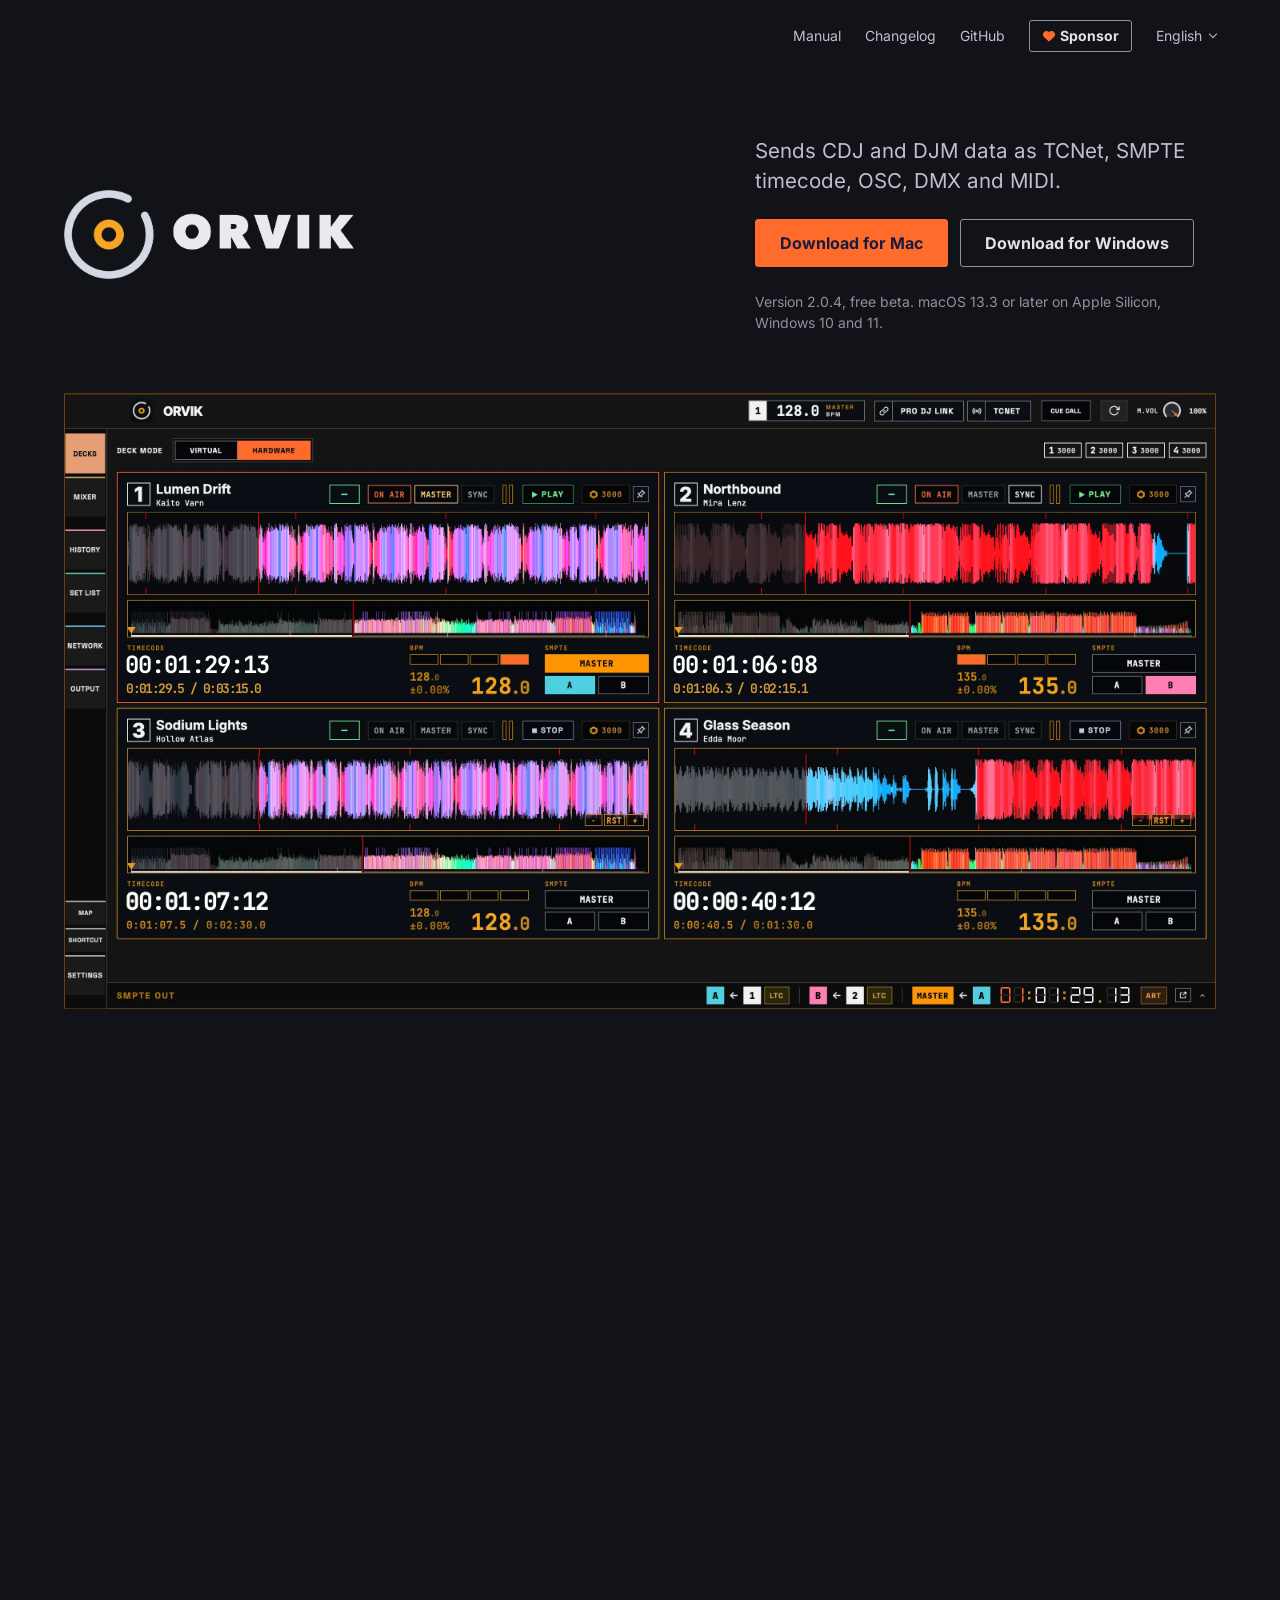
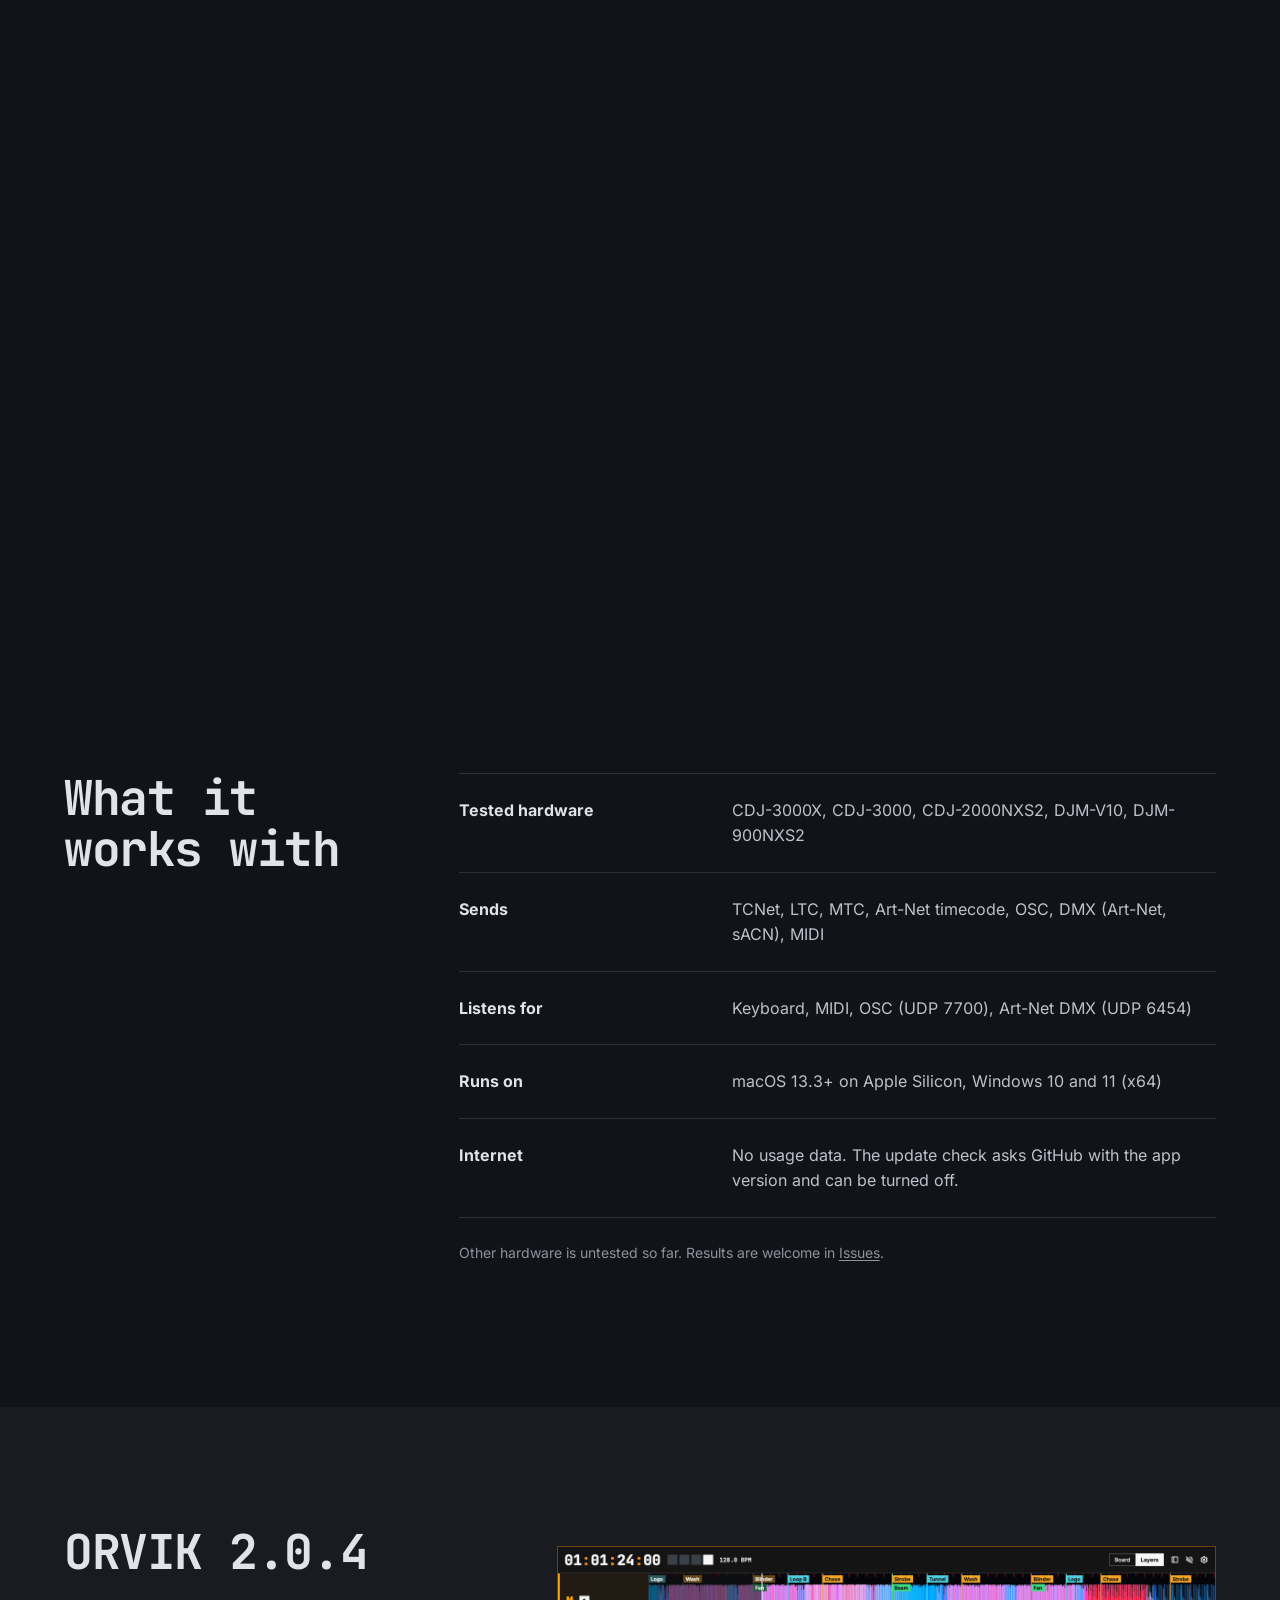
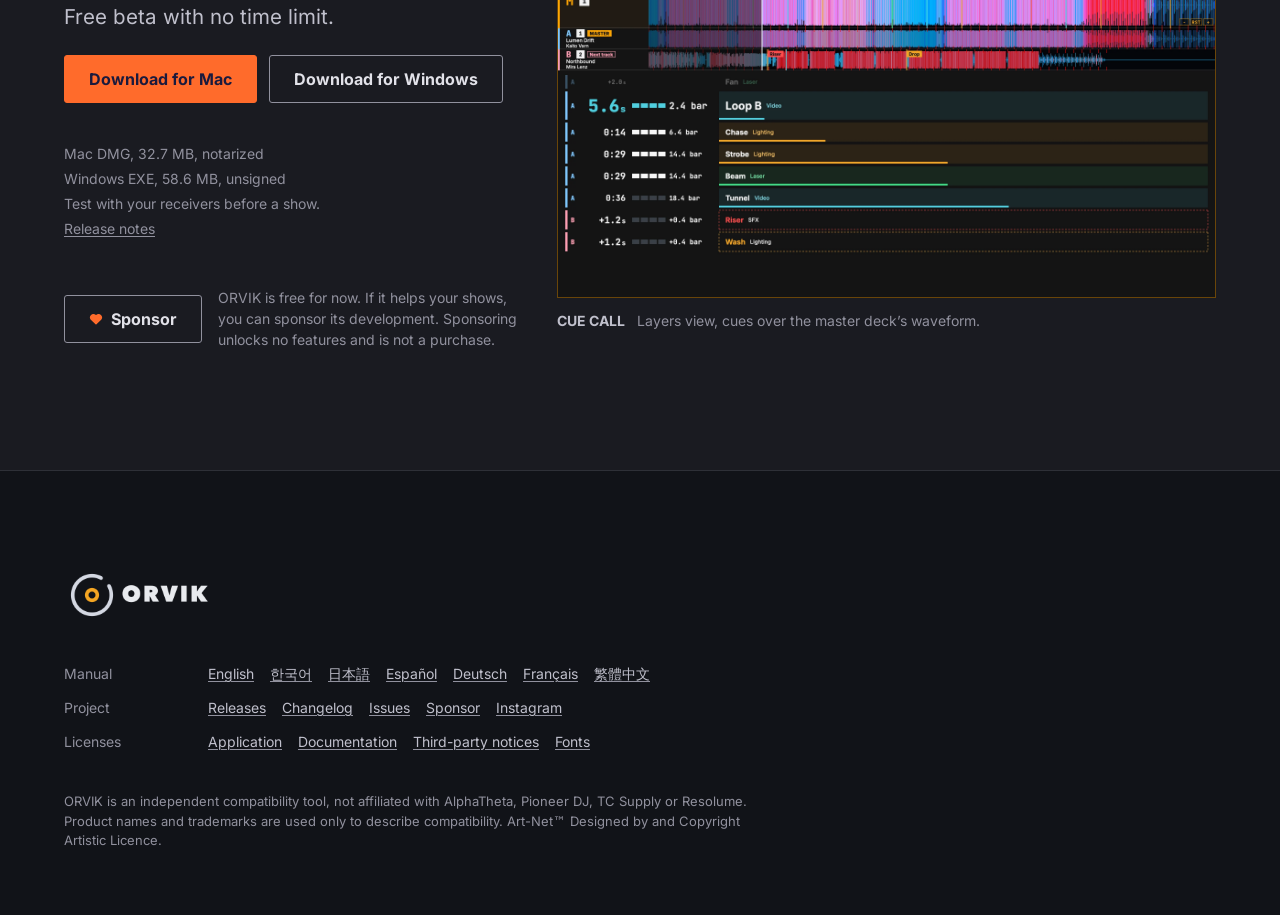
<file: docs/index.html>
<!doctype html>
<html lang="en">
<head>
<meta charset="utf-8">
<meta name="viewport" content="width=device-width, initial-scale=1, viewport-fit=cover">
<title>ORVIK</title>
<meta name="description" content="ORVIK reads CDJs and DJMs on PRO DJ LINK and sends TCNet, SMPTE timecode, OSC, DMX and MIDI. Free beta for macOS and Windows.">
<meta name="theme-color" content="#111318">
<meta property="og:title" content="ORVIK">
<meta property="og:description" content="Sends CDJ and DJM data as TCNet, SMPTE timecode, OSC, DMX and MIDI.">
<meta property="og:image" content="https://zesminseok.github.io/ORVIK/site/img/social.png">
<meta property="og:type" content="website">
<link rel="icon" href="site/img/icon.png">
<link rel="alternate" hreflang="en" href="./">
<link rel="alternate" hreflang="ko" href="ko/">
<link rel="alternate" hreflang="ja" href="ja/">
<link rel="alternate" hreflang="es" href="es/">
<link rel="alternate" hreflang="de" href="de/">
<link rel="alternate" hreflang="fr" href="fr/">
<link rel="alternate" hreflang="zh-TW" href="zh-tw/">
<link rel="alternate" hreflang="x-default" href="./">
<script src="site/lang.js" data-auto></script>
<link rel="preload" href="site/fonts/jetbrains-mono-700-latin.woff2" as="font" type="font/woff2" crossorigin>
<link rel="stylesheet" href="site/site.css">
<script>document.documentElement.classList.add('js')</script>
</head>
<body>
<header class="nav">
  <div class="container nav-row">
    <nav aria-label="Site">
      <ul class="nav-links">
        <li><a href="manual/">Manual</a></li>
        <li class="nav-wide"><a href="https://github.com/Zesminseok/ORVIK/blob/main/CHANGELOG.md">Changelog</a></li>
        <li><a href="https://github.com/Zesminseok/ORVIK">GitHub</a></li>
        <li><a class="nav-sponsor" href="https://github.com/sponsors/zesminseok"><svg class="heart" viewBox="0 0 16 16" width="14" height="14" aria-hidden="true"><path d="M8 13.6 2.6 8.3a3.2 3.2 0 0 1 4.5-4.5L8 4.7l.9-.9a3.2 3.2 0 0 1 4.5 4.5z" fill="currentColor" stroke="currentColor" stroke-width="1.5" stroke-linejoin="round"/></svg><span>Sponsor</span></a></li>
        <li><details class="langs"><summary>English</summary><ul><li><a href="./" hreflang="en" lang="en" aria-current="page">English</a></li><li><a href="ko/" hreflang="ko" lang="ko">한국어</a></li><li><a href="ja/" hreflang="ja" lang="ja">日本語</a></li><li><a href="es/" hreflang="es" lang="es">Español</a></li><li><a href="de/" hreflang="de" lang="de">Deutsch</a></li><li><a href="fr/" hreflang="fr" lang="fr">Français</a></li><li><a href="zh-tw/" hreflang="zh-TW" lang="zh-TW">繁體中文</a></li></ul></details></li>
      </ul>
    </nav>
  </div>
</header>
<div class="bar" data-bar hidden>
  <div class="container bar-row">
    <a class="bar-mark" href="#"><img src="site/img/wordmark-hero.png" alt="ORVIK" width="783" height="242"></a>
    <nav class="bar-rail" aria-label="Chapters">
      <a href="#ch-decks" data-ch="0">Decks</a>
      <a href="#ch-smpte" data-ch="1">SMPTE out</a>
      <a href="#ch-output" data-ch="2">Output</a>
      <a href="#ch-setlist" data-ch="3">Set list</a>
      <a href="#ch-mixer" data-ch="4">Mixer</a>
      <a href="#ch-cuecall" data-ch="5">Cue call</a>
    </nav>
    <div class="bar-get">
      <a class="btn btn-primary" data-asset="mac" href="https://github.com/Zesminseok/ORVIK/releases/download/v2.0.4/ORVIK-2.0.4-mac-arm64.dmg"><span class="bar-long">Download for&nbsp;</span>Mac</a>
      <a class="btn btn-secondary" data-asset="win" href="https://github.com/Zesminseok/ORVIK/releases/download/v2.0.4/ORVIK-2.0.4-win-x64.exe"><span class="bar-long">Download for&nbsp;</span>Windows</a>
    </div>
  </div>
  <div class="bar-line" aria-hidden="true"><span></span></div>
</div>

<main>
  <section class="hero">
    <div class="container banner-grid">
      <h1 class="name"><img src="site/img/wordmark-hero.png" alt="ORVIK" width="783" height="242"></h1>
      <div class="banner-aside">
        <p class="lead">Sends CDJ and DJM data as TCNet, SMPTE timecode, OSC, DMX and MIDI.</p>
        <div class="actions">
          <a class="btn btn-primary" data-asset="mac" href="https://github.com/Zesminseok/ORVIK/releases/download/v2.0.4/ORVIK-2.0.4-mac-arm64.dmg">Download for Mac</a>
          <a class="btn btn-secondary" data-asset="win" href="https://github.com/Zesminseok/ORVIK/releases/download/v2.0.4/ORVIK-2.0.4-win-x64.exe">Download for Windows</a>
        </div>
        <p class="meta">Version <span data-version>2.0.4</span>, free beta. macOS 13.3 or later on Apple Silicon, Windows 10 and 11.</p>
      </div>
    </div>
  </section>

  <section class="story" data-story aria-label="ORVIK at work">
    <div class="container story-inner">
      <article class="chapter" id="ch-decks" data-layout="top" aria-labelledby="ch-decks-title">
        <div class="ch-copy">
          <h2 id="ch-decks-title" class="ch-title">Every deck on the link.</h2>
          <p class="lead ch-text">Position, BPM, waveforms and cues for every player, as the players send them.</p>
        </div>
        <figure class="plate ch-plate" data-kind="product" data-live="decks">
          <div class="live-host"><div class="live-zoom"><img src="site/img/decks.webp" alt="ORVIK DECKS page with four players: waveforms, timecode, BPM and SMPTE layer buttons" width="2880" height="1540" fetchpriority="high"></div></div>
          <figcaption><b>Decks</b></figcaption>
        </figure>
      </article>
      <article class="chapter" id="ch-smpte" data-layout="bottom-flip" aria-labelledby="ch-smpte-title">
        <div class="ch-copy">
          <h2 id="ch-smpte-title" class="ch-title">Out as timecode.</h2>
          <p class="lead ch-text">LTC, MTC and <span class="nw">Art-Net</span> timecode for layers A, B and MASTER.</p>
        </div>
        <figure class="plate ch-plate" data-kind="product" data-live="smpte">
          <div class="live-host"><div class="live-zoom"><img src="site/img/smpte.webp" alt="SMPTE OUT page: LTC, MTC and Art-Net timecode settings for layers A, B and MASTER" width="2880" height="1540" loading="lazy"></div></div>
          <figcaption><b>SMPTE out</b></figcaption>
        </figure>
      </article>
      <article class="chapter" id="ch-output" data-layout="top-flip" aria-labelledby="ch-output-title">
        <div class="ch-copy">
          <h2 id="ch-output-title" class="ch-title">To every receiver.</h2>
          <p class="lead ch-text">A node editor that turns deck and mixer values into OSC, <span class="nw">Art-Net</span> or sACN DMX and MIDI.</p>
        </div>
        <figure class="plate ch-plate" data-kind="product">
          <div class="live-host"><div class="live-zoom"><img src="site/img/output.webp" alt="OUTPUT page: a node editor wiring deck values to OSC, DMX and MIDI targets" width="2880" height="1540" loading="lazy"></div></div>
          <figcaption><b>Output</b></figcaption>
        </figure>
      </article>
      <article class="chapter" id="ch-setlist" data-layout="bottom" aria-labelledby="ch-setlist-title">
        <div class="ch-copy">
          <h2 id="ch-setlist-title" class="ch-title">A cue for every moment.</h2>
          <p class="lead ch-text">A timecode offset for each track, and cues that send OSC, DMX and MIDI on the beat.</p>
        </div>
        <figure class="plate ch-plate" data-kind="product">
          <div class="live-host"><div class="live-zoom"><img src="site/img/setlist.webp" alt="SET LIST page: four tracks with timecode offsets and the cue editor over a waveform" width="2880" height="1540" loading="lazy"></div></div>
          <figcaption><b>Set list</b></figcaption>
        </figure>
      </article>
      <article class="chapter" id="ch-mixer" data-layout="top" aria-labelledby="ch-mixer-title">
        <div class="ch-copy">
          <h2 id="ch-mixer-title" class="ch-title">The mixer, as it moves.</h2>
          <p class="lead ch-text">Faders, EQ, FX and meters as the DJM reports them, here a DJM-900NXS2.</p>
        </div>
        <figure class="plate ch-plate" data-kind="product">
          <div class="live-host"><div class="live-zoom"><img src="site/img/mixer.webp" alt="MIXER page: DJM-900NXS2 channel faders, EQ, FX and level meters" width="2880" height="1540" loading="lazy"></div></div>
          <figcaption><b>Mixer</b></figcaption>
        </figure>
      </article>
      <article class="chapter" id="ch-cuecall" data-layout="bottom-flip" aria-labelledby="ch-cuecall-title">
        <div class="ch-copy">
          <h2 id="ch-cuecall-title" class="ch-title">Cue calls the crew can hear.</h2>
          <p class="lead ch-text">Next cue and time left per group, spoken calls, and the same countdown on a phone at /cuecall.</p>
        </div>
        <figure class="plate ch-plate" data-kind="product" data-live="board">
          <div class="live-host"><div class="live-zoom"><img src="site/img/cuecall-board.webp" alt="CUE CALL board: countdowns for Lighting, Video, SFX and Laser groups" width="2880" height="1540" loading="lazy"></div></div>
          <figcaption><b>Cue call</b></figcaption>
        </figure>
      </article>
    </div>
  </section>

  <section class="specs" id="specs" aria-labelledby="specs-head">
    <div class="container specs-grid">
      <h2 id="specs-head">What it works with</h2>
      <div class="specs-body">
        <dl class="rows">
          <div class="row"><dt>Tested hardware</dt><dd>CDJ-3000X, CDJ-3000, CDJ-2000NXS2, DJM-V10, DJM-900NXS2</dd></div>
          <div class="row"><dt>Sends</dt><dd>TCNet, LTC, MTC, Art-Net timecode, OSC, DMX (Art-Net, sACN), MIDI</dd></div>
          <div class="row"><dt>Listens for</dt><dd>Keyboard, MIDI, OSC (UDP <span class="num">7700</span>), Art-Net DMX (UDP <span class="num">6454</span>)</dd></div>
          <div class="row"><dt>Runs on</dt><dd>macOS 13.3+ on Apple Silicon, Windows 10 and 11 (x64)</dd></div>
          <div class="row"><dt>Internet</dt><dd>No usage data. The update check asks GitHub with the app version and can be turned off.</dd></div>
        </dl>
        <p class="note">Other hardware is untested so far. Results are welcome in <a href="https://github.com/Zesminseok/ORVIK/issues">Issues</a>.</p>
      </div>
    </div>
  </section>

  <section class="get" id="download" aria-labelledby="get-head">
    <div class="container split split-get">
      <div class="split-text">
        <h2 id="get-head">ORVIK <span data-version>2.0.4</span></h2>
        <p class="lead">Free beta with no time limit.</p>
        <div class="actions">
          <a class="btn btn-primary" data-asset="mac" href="https://github.com/Zesminseok/ORVIK/releases/download/v2.0.4/ORVIK-2.0.4-mac-arm64.dmg">Download for Mac</a>
          <a class="btn btn-secondary" data-asset="win" href="https://github.com/Zesminseok/ORVIK/releases/download/v2.0.4/ORVIK-2.0.4-win-x64.exe">Download for Windows</a>
        </div>
        <ul class="meta meta-lines"><li>Mac DMG, <span data-size="mac">32.7 MB</span>, notarized</li><li>Windows EXE, <span data-size="win">58.6 MB</span>, unsigned</li><li>Test with your receivers before a show.</li><li><a data-notes href="https://github.com/Zesminseok/ORVIK/releases/tag/v2.0.4">Release notes</a></li></ul>
        <div class="support"><a class="btn btn-secondary" href="https://github.com/sponsors/zesminseok"><svg class="heart" viewBox="0 0 16 16" width="14" height="14" aria-hidden="true"><path d="M8 13.6 2.6 8.3a3.2 3.2 0 0 1 4.5-4.5L8 4.7l.9-.9a3.2 3.2 0 0 1 4.5 4.5z" fill="currentColor" stroke="currentColor" stroke-width="1.5" stroke-linejoin="round"/></svg>Sponsor</a><p class="meta">ORVIK is free for now. If it helps your shows, you can sponsor its development. Sponsoring unlocks no features and is not a purchase.</p></div>
      </div>
      <figure class="plate split-visual" data-kind="product">
        <img src="site/img/cuecall-layers.webp" alt="CUE CALL layers view: master deck waveform with each group’s cues on a timeline" width="2880" height="1540" loading="lazy">
        <figcaption><b>CUE CALL</b> Layers view, cues over the master deck’s waveform.</figcaption>
      </figure>
    </div>
  </section>
</main>

<footer class="mast">
  <div class="container">
    <img class="mast-mark" src="site/img/wordmark.png" alt="ORVIK" width="168" height="56" loading="lazy">
    <dl class="foot-rows">
      <div><dt>Manual</dt><dd>
        <a href="manual/">English</a>
        <a href="manual/ko/" lang="ko">한국어</a>
        <a href="manual/ja/" lang="ja">日本語</a>
        <a href="manual/es/" lang="es">Español</a>
        <a href="manual/de/" lang="de">Deutsch</a>
        <a href="manual/fr/" lang="fr">Français</a>
        <a href="manual/zh-tw/" lang="zh-TW">繁體中文</a>
      </dd></div>
      <div><dt>Project</dt><dd>
        <a href="https://github.com/Zesminseok/ORVIK/releases">Releases</a>
        <a href="https://github.com/Zesminseok/ORVIK/blob/main/CHANGELOG.md">Changelog</a>
        <a href="https://github.com/Zesminseok/ORVIK/issues">Issues</a>
        <a href="https://github.com/sponsors/zesminseok">Sponsor</a>
        <a href="https://instagram.com/zes_minseok">Instagram</a>
      </dd></div>
      <div><dt>Licenses</dt><dd>
        <a href="https://github.com/Zesminseok/ORVIK/blob/main/BINARY_LICENSE.md">Application</a>
        <a href="https://github.com/Zesminseok/ORVIK/blob/main/LICENSE">Documentation</a>
        <a href="https://github.com/Zesminseok/ORVIK/blob/main/THIRD_PARTY_NOTICES.md">Third-party notices</a>
        <a href="site/fonts/LICENSE.txt">Fonts</a>
      </dd></div>
    </dl>
    <p class="legal">ORVIK is an independent compatibility tool, not affiliated with AlphaTheta, Pioneer DJ, TC Supply or Resolume. Product names and trademarks are used only to describe compatibility. Art-Net™ Designed by and Copyright Artistic Licence.</p>
  </div>
</footer>
<script src="site/vendor/gsap-3.12.5/gsap.min.js" defer></script>
<script src="site/vendor/gsap-3.12.5/ScrollTrigger.min.js" defer></script>
<script src="site/live.js" defer></script>
<script src="site/site.js" defer></script>
</body>
</html>
</file>
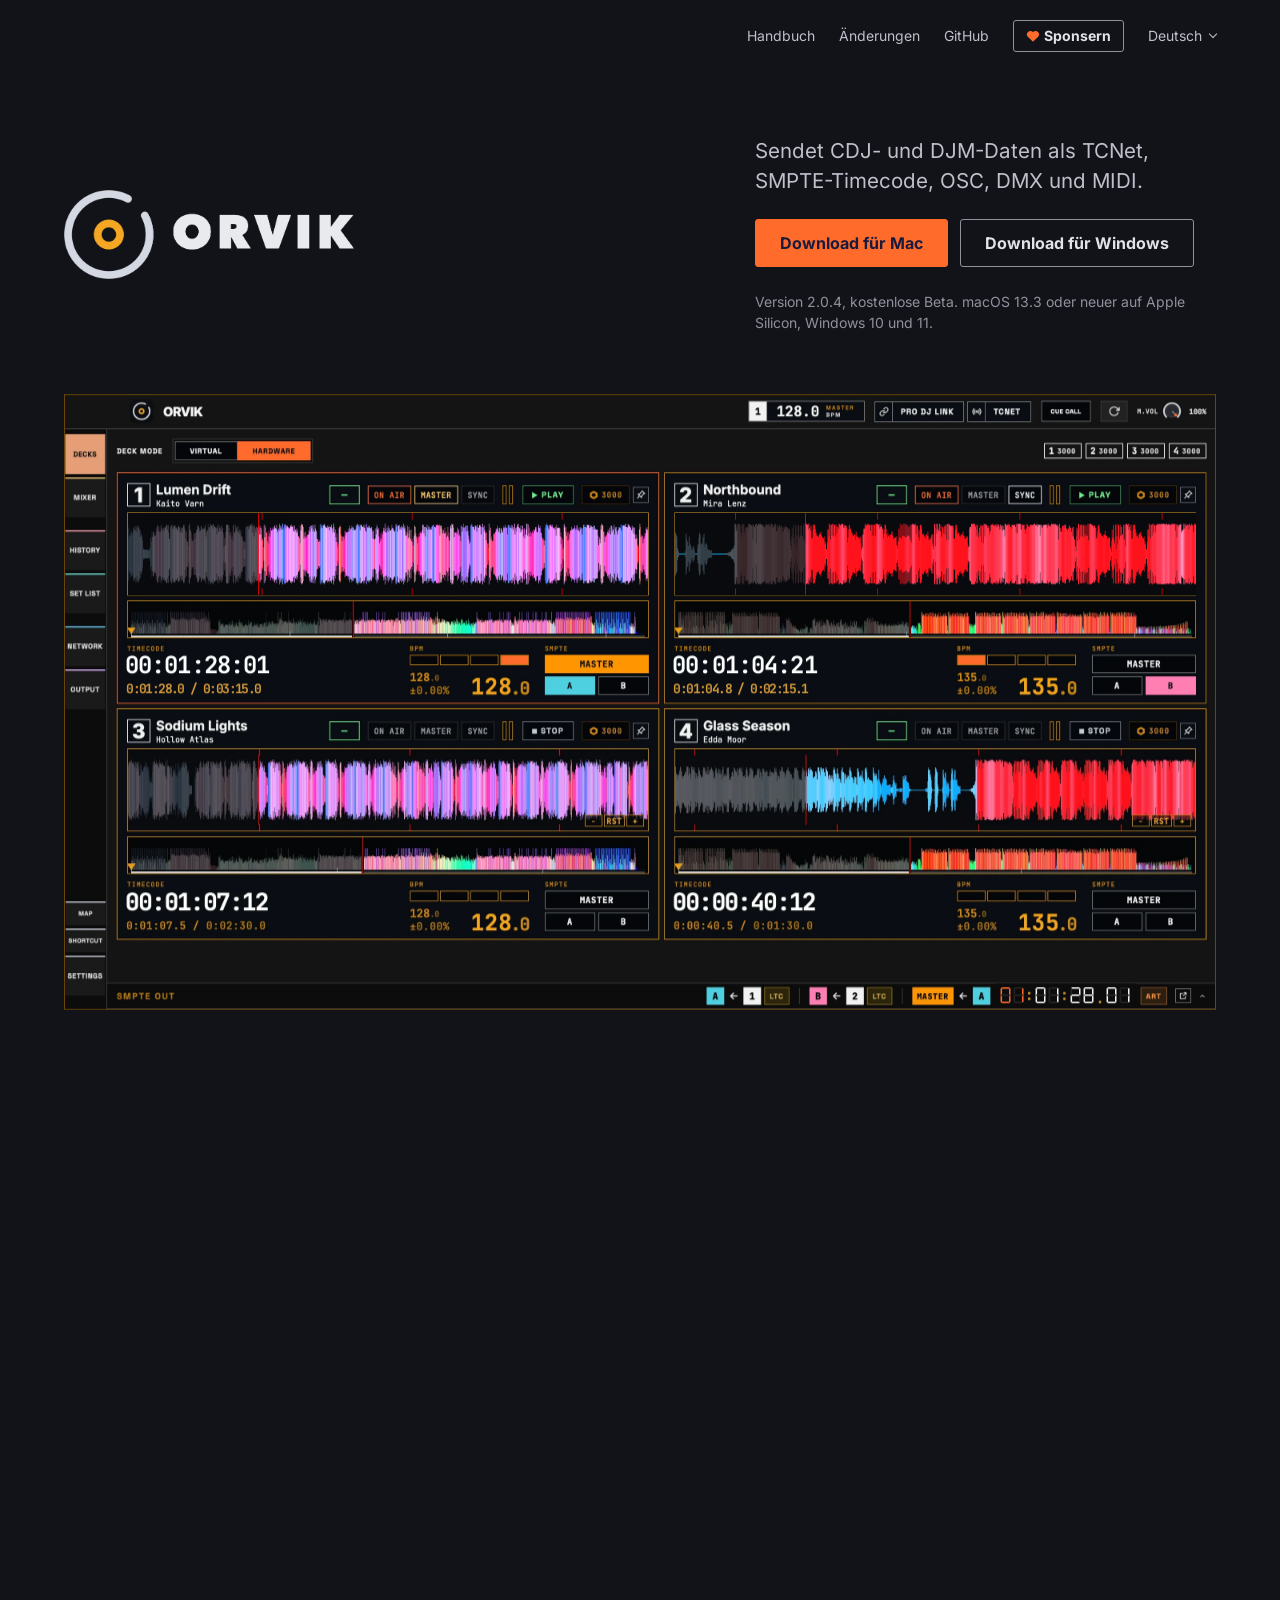
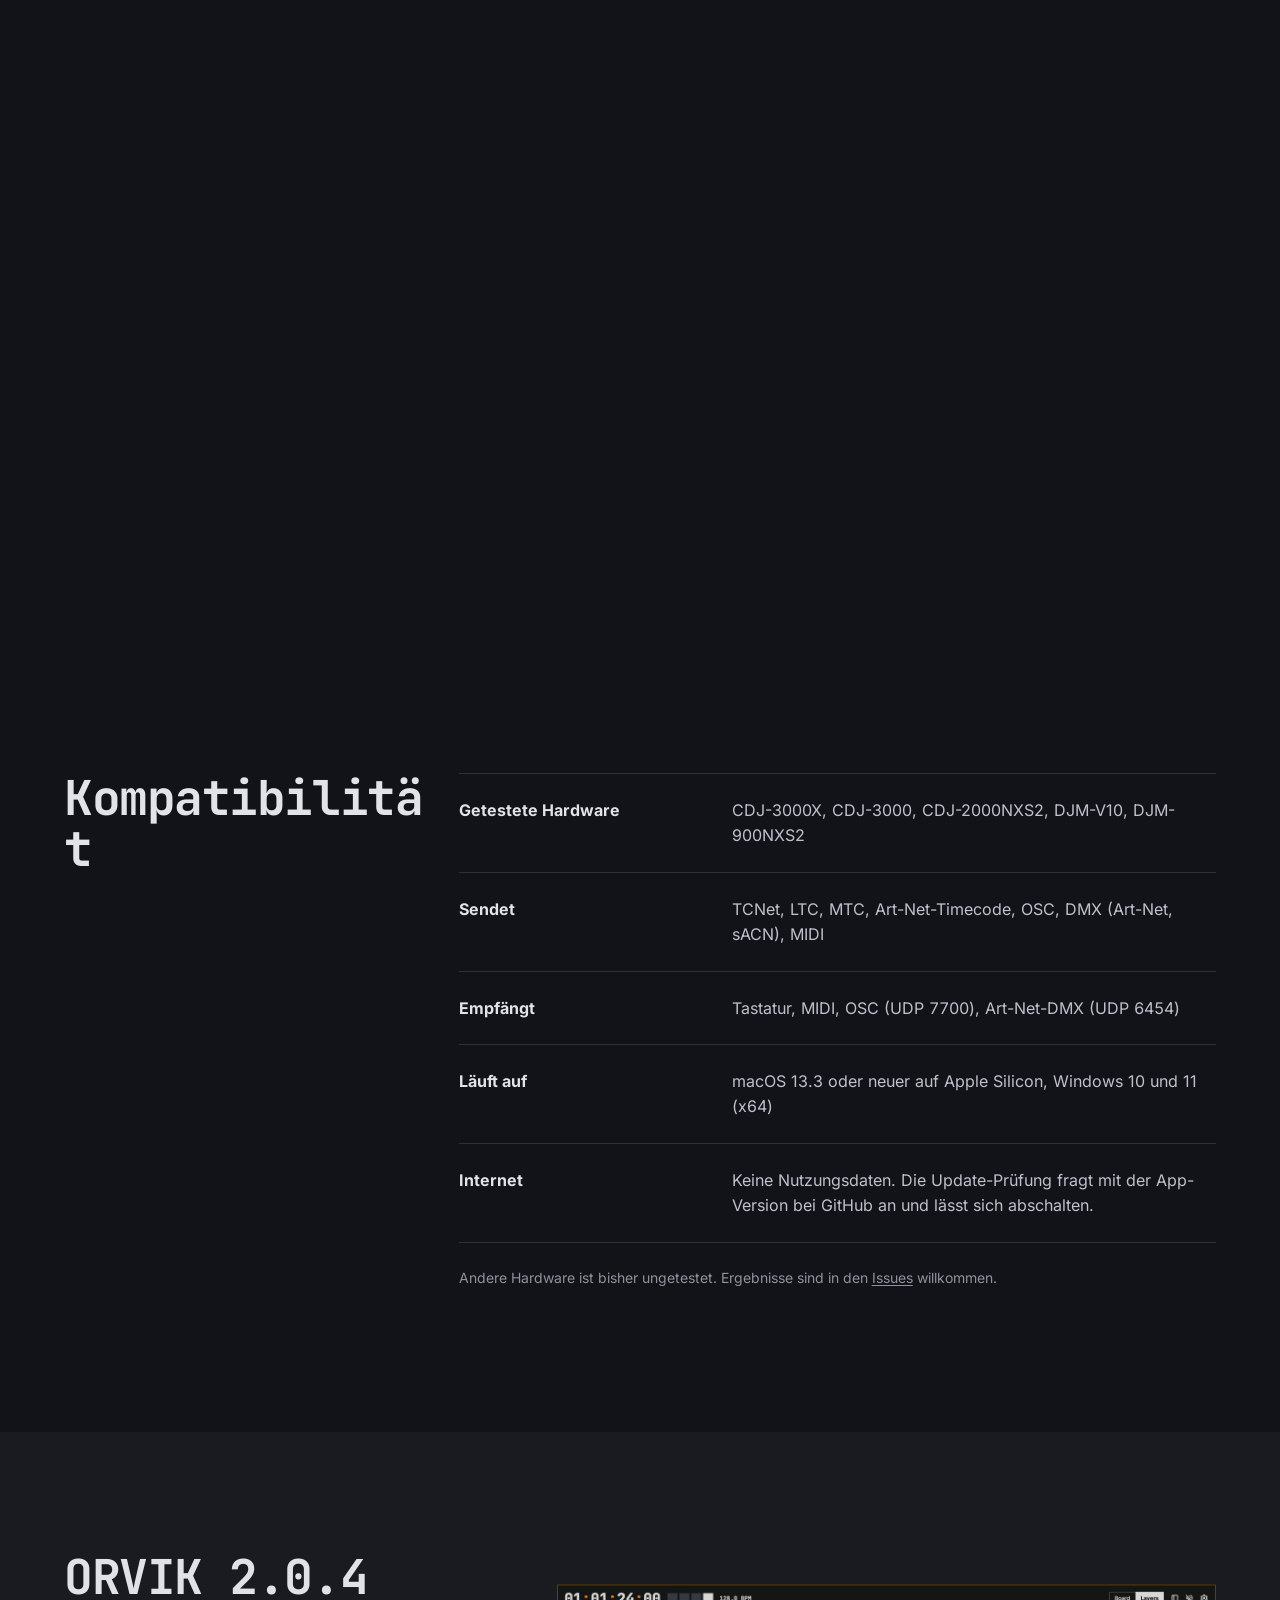
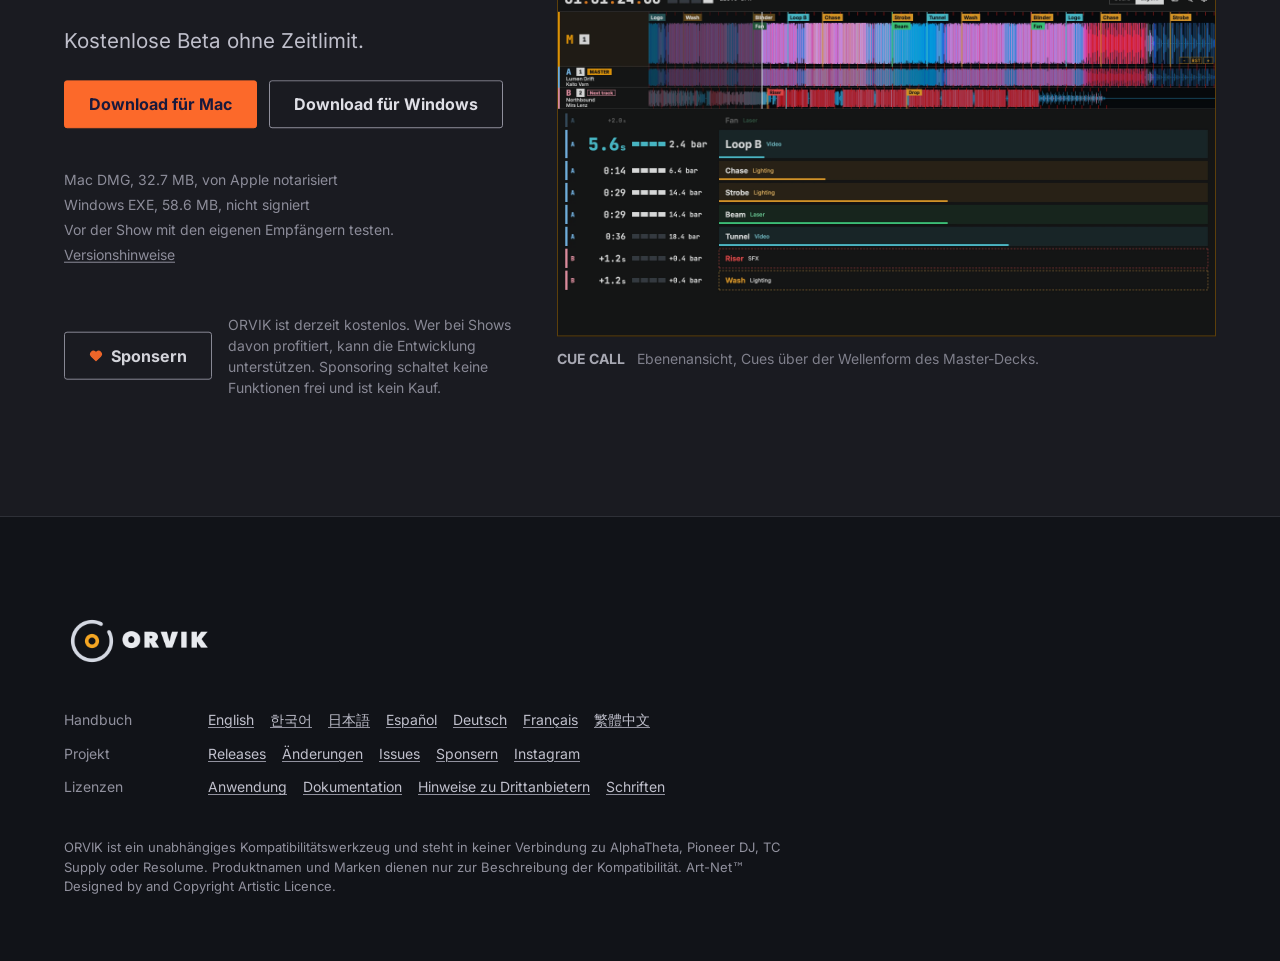
<file: docs/de/index.html>
<!doctype html>
<html lang="de">
<head>
<meta charset="utf-8">
<meta name="viewport" content="width=device-width, initial-scale=1, viewport-fit=cover">
<title>ORVIK</title>
<meta name="description" content="ORVIK liest CDJs und DJMs über PRO DJ LINK und sendet TCNet, SMPTE-Timecode, OSC, DMX und MIDI. Kostenlose Beta für macOS und Windows.">
<meta name="theme-color" content="#111318">
<meta property="og:title" content="ORVIK">
<meta property="og:description" content="Sendet CDJ- und DJM-Daten als TCNet, SMPTE-Timecode, OSC, DMX und MIDI.">
<meta property="og:image" content="https://zesminseok.github.io/ORVIK/site/img/social.png">
<meta property="og:type" content="website">
<link rel="icon" href="../site/img/icon.png">
<link rel="alternate" hreflang="en" href="../">
<link rel="alternate" hreflang="ko" href="../ko/">
<link rel="alternate" hreflang="ja" href="../ja/">
<link rel="alternate" hreflang="es" href="../es/">
<link rel="alternate" hreflang="de" href="../de/">
<link rel="alternate" hreflang="fr" href="../fr/">
<link rel="alternate" hreflang="zh-TW" href="../zh-tw/">
<link rel="alternate" hreflang="x-default" href="../">
<script src="../site/lang.js"></script>
<link rel="preload" href="../site/fonts/jetbrains-mono-700-latin.woff2" as="font" type="font/woff2" crossorigin>
<link rel="stylesheet" href="../site/site.css">
<script>document.documentElement.classList.add('js')</script>
</head>
<body>
<header class="nav">
  <div class="container nav-row">
    <nav aria-label="Website">
      <ul class="nav-links">
        <li><a href="../manual/de/">Handbuch</a></li>
        <li class="nav-wide"><a href="https://github.com/Zesminseok/ORVIK/blob/main/CHANGELOG.md">Änderungen</a></li>
        <li><a href="https://github.com/Zesminseok/ORVIK">GitHub</a></li>
        <li><a class="nav-sponsor" href="https://github.com/sponsors/zesminseok"><svg class="heart" viewBox="0 0 16 16" width="14" height="14" aria-hidden="true"><path d="M8 13.6 2.6 8.3a3.2 3.2 0 0 1 4.5-4.5L8 4.7l.9-.9a3.2 3.2 0 0 1 4.5 4.5z" fill="currentColor" stroke="currentColor" stroke-width="1.5" stroke-linejoin="round"/></svg><span>Sponsern</span></a></li>
        <li><details class="langs"><summary>Deutsch</summary><ul><li><a href="../" hreflang="en" lang="en">English</a></li><li><a href="../ko/" hreflang="ko" lang="ko">한국어</a></li><li><a href="../ja/" hreflang="ja" lang="ja">日本語</a></li><li><a href="../es/" hreflang="es" lang="es">Español</a></li><li><a href="../de/" hreflang="de" lang="de" aria-current="page">Deutsch</a></li><li><a href="../fr/" hreflang="fr" lang="fr">Français</a></li><li><a href="../zh-tw/" hreflang="zh-TW" lang="zh-TW">繁體中文</a></li></ul></details></li>
      </ul>
    </nav>
  </div>
</header>
<div class="bar" data-bar hidden>
  <div class="container bar-row">
    <a class="bar-mark" href="#"><img src="../site/img/wordmark-hero.png" alt="ORVIK" width="783" height="242"></a>
    <nav class="bar-rail" aria-label="Kapitel">
      <a href="#ch-decks" data-ch="0">Decks</a>
      <a href="#ch-smpte" data-ch="1">SMPTE-Ausgabe</a>
      <a href="#ch-output" data-ch="2">Ausgabe</a>
      <a href="#ch-setlist" data-ch="3">Set List</a>
      <a href="#ch-mixer" data-ch="4">Mixer</a>
      <a href="#ch-cuecall" data-ch="5">Cue Call</a>
    </nav>
    <div class="bar-get">
      <a class="btn btn-primary" data-asset="mac" href="https://github.com/Zesminseok/ORVIK/releases/download/v2.0.4/ORVIK-2.0.4-mac-arm64.dmg"><span class="bar-long">Download für&nbsp;</span>Mac</a>
      <a class="btn btn-secondary" data-asset="win" href="https://github.com/Zesminseok/ORVIK/releases/download/v2.0.4/ORVIK-2.0.4-win-x64.exe"><span class="bar-long">Download für&nbsp;</span>Windows</a>
    </div>
  </div>
  <div class="bar-line" aria-hidden="true"><span></span></div>
</div>

<main>
  <section class="hero">
    <div class="container banner-grid">
      <h1 class="name"><img src="../site/img/wordmark-hero.png" alt="ORVIK" width="783" height="242"></h1>
      <div class="banner-aside">
        <p class="lead">Sendet CDJ- und DJM-Daten als TCNet, SMPTE-Timecode, OSC, DMX und MIDI.</p>
        <div class="actions">
          <a class="btn btn-primary" data-asset="mac" href="https://github.com/Zesminseok/ORVIK/releases/download/v2.0.4/ORVIK-2.0.4-mac-arm64.dmg">Download für Mac</a>
          <a class="btn btn-secondary" data-asset="win" href="https://github.com/Zesminseok/ORVIK/releases/download/v2.0.4/ORVIK-2.0.4-win-x64.exe">Download für Windows</a>
        </div>
        <p class="meta">Version <span data-version>2.0.4</span>, kostenlose Beta. macOS 13.3 oder neuer auf Apple Silicon, Windows 10 und 11.</p>
      </div>
    </div>
  </section>

  <section class="story" data-story aria-label="ORVIK im Einsatz">
    <div class="container story-inner">
      <article class="chapter" id="ch-decks" data-layout="top" aria-labelledby="ch-decks-title">
        <div class="ch-copy">
          <h2 id="ch-decks-title" class="ch-title">Jedes Deck im Netzwerk.</h2>
          <p class="lead ch-text">Position, BPM, Wellenformen und Cues jedes Players, so wie die Player sie senden.</p>
        </div>
        <figure class="plate ch-plate" data-kind="product" data-live="decks">
          <div class="live-host"><div class="live-zoom"><img src="../site/img/decks.webp" alt="ORVIK-Seite DECKS mit vier Playern: Wellenformen, Timecode, BPM und SMPTE-Layer-Tasten" width="2880" height="1540" fetchpriority="high"></div></div>
          <figcaption><b>Decks</b></figcaption>
        </figure>
      </article>
      <article class="chapter" id="ch-smpte" data-layout="bottom-flip" aria-labelledby="ch-smpte-title">
        <div class="ch-copy">
          <h2 id="ch-smpte-title" class="ch-title">Ausgabe als Timecode.</h2>
          <p class="lead ch-text">LTC, MTC und <span class="nw">Art-Net</span>-Timecode für die Layer A, B und MASTER.</p>
        </div>
        <figure class="plate ch-plate" data-kind="product" data-live="smpte">
          <div class="live-host"><div class="live-zoom"><img src="../site/img/smpte.webp" alt="Seite SMPTE OUT: LTC-, MTC- und Art-Net-Timecode-Einstellungen für die Layer A, B und MASTER" width="2880" height="1540" loading="lazy"></div></div>
          <figcaption><b>SMPTE-Ausgabe</b></figcaption>
        </figure>
      </article>
      <article class="chapter" id="ch-output" data-layout="top-flip" aria-labelledby="ch-output-title">
        <div class="ch-copy">
          <h2 id="ch-output-title" class="ch-title">An jeden Empfänger.</h2>
          <p class="lead ch-text">Ein Node-Editor, der Deck- und Mixer-Werte in OSC, DMX über <span class="nw">Art-Net</span> oder sACN und MIDI umsetzt.</p>
        </div>
        <figure class="plate ch-plate" data-kind="product">
          <div class="live-host"><div class="live-zoom"><img src="../site/img/output.webp" alt="Seite OUTPUT: ein Node-Editor, der Deck-Werte mit OSC-, DMX- und MIDI-Zielen verbindet" width="2880" height="1540" loading="lazy"></div></div>
          <figcaption><b>Ausgabe</b></figcaption>
        </figure>
      </article>
      <article class="chapter" id="ch-setlist" data-layout="bottom" aria-labelledby="ch-setlist-title">
        <div class="ch-copy">
          <h2 id="ch-setlist-title" class="ch-title">Ein Cue für jeden Moment.</h2>
          <p class="lead ch-text">Ein Timecode-Offset pro Track und Cues, die OSC, DMX und MIDI auf den Beat senden.</p>
        </div>
        <figure class="plate ch-plate" data-kind="product">
          <div class="live-host"><div class="live-zoom"><img src="../site/img/setlist.webp" alt="Seite SET LIST: vier Tracks mit Timecode-Offsets und der Cue-Editor über einer Wellenform" width="2880" height="1540" loading="lazy"></div></div>
          <figcaption><b>Set List</b></figcaption>
        </figure>
      </article>
      <article class="chapter" id="ch-mixer" data-layout="top" aria-labelledby="ch-mixer-title">
        <div class="ch-copy">
          <h2 id="ch-mixer-title" class="ch-title">Der Mixer in Echtzeit.</h2>
          <p class="lead ch-text">Fader, EQ, FX und Pegelanzeigen, wie der DJM sie meldet, hier ein DJM-900NXS2.</p>
        </div>
        <figure class="plate ch-plate" data-kind="product">
          <div class="live-host"><div class="live-zoom"><img src="../site/img/mixer.webp" alt="Seite MIXER: Kanalfader, EQ, FX und Pegelanzeigen eines DJM-900NXS2" width="2880" height="1540" loading="lazy"></div></div>
          <figcaption><b>Mixer</b></figcaption>
        </figure>
      </article>
      <article class="chapter" id="ch-cuecall" data-layout="bottom-flip" aria-labelledby="ch-cuecall-title">
        <div class="ch-copy">
          <h2 id="ch-cuecall-title" class="ch-title">Cue Calls, die die Crew hört.</h2>
          <p class="lead ch-text">Nächster Cue und Restzeit pro Gruppe, Sprachansagen und derselbe Countdown auf dem Telefon unter /cuecall.</p>
        </div>
        <figure class="plate ch-plate" data-kind="product" data-live="board">
          <div class="live-host"><div class="live-zoom"><img src="../site/img/cuecall-board.webp" alt="CUE CALL-Board: Countdowns für die Gruppen Lighting, Video, SFX und Laser" width="2880" height="1540" loading="lazy"></div></div>
          <figcaption><b>Cue Call</b></figcaption>
        </figure>
      </article>
    </div>
  </section>

  <section class="specs" id="specs" aria-labelledby="specs-head">
    <div class="container specs-grid">
      <h2 id="specs-head">Kompatibilität</h2>
      <div class="specs-body">
        <dl class="rows">
          <div class="row"><dt>Getestete Hardware</dt><dd>CDJ-3000X, CDJ-3000, CDJ-2000NXS2, DJM-V10, DJM-900NXS2</dd></div>
          <div class="row"><dt>Sendet</dt><dd>TCNet, LTC, MTC, Art-Net-Timecode, OSC, DMX (Art-Net, sACN), MIDI</dd></div>
          <div class="row"><dt>Empfängt</dt><dd>Tastatur, MIDI, OSC (UDP <span class="num">7700</span>), Art-Net-DMX (UDP <span class="num">6454</span>)</dd></div>
          <div class="row"><dt>Läuft auf</dt><dd>macOS 13.3 oder neuer auf Apple Silicon, Windows 10 und 11 (x64)</dd></div>
          <div class="row"><dt>Internet</dt><dd>Keine Nutzungsdaten. Die Update-Prüfung fragt mit der App-Version bei GitHub an und lässt sich abschalten.</dd></div>
        </dl>
        <p class="note">Andere Hardware ist bisher ungetestet. Ergebnisse sind in den <a href="https://github.com/Zesminseok/ORVIK/issues">Issues</a> willkommen.</p>
      </div>
    </div>
  </section>

  <section class="get" id="download" aria-labelledby="get-head">
    <div class="container split split-get">
      <div class="split-text">
        <h2 id="get-head">ORVIK <span data-version>2.0.4</span></h2>
        <p class="lead">Kostenlose Beta ohne Zeitlimit.</p>
        <div class="actions">
          <a class="btn btn-primary" data-asset="mac" href="https://github.com/Zesminseok/ORVIK/releases/download/v2.0.4/ORVIK-2.0.4-mac-arm64.dmg">Download für Mac</a>
          <a class="btn btn-secondary" data-asset="win" href="https://github.com/Zesminseok/ORVIK/releases/download/v2.0.4/ORVIK-2.0.4-win-x64.exe">Download für Windows</a>
        </div>
        <ul class="meta meta-lines"><li>Mac DMG, <span data-size="mac">32.7 MB</span>, von Apple notarisiert</li><li>Windows EXE, <span data-size="win">58.6 MB</span>, nicht signiert</li><li>Vor der Show mit den eigenen Empfängern testen.</li><li><a data-notes href="https://github.com/Zesminseok/ORVIK/releases/tag/v2.0.4">Versionshinweise</a></li></ul>
        <div class="support"><a class="btn btn-secondary" href="https://github.com/sponsors/zesminseok"><svg class="heart" viewBox="0 0 16 16" width="14" height="14" aria-hidden="true"><path d="M8 13.6 2.6 8.3a3.2 3.2 0 0 1 4.5-4.5L8 4.7l.9-.9a3.2 3.2 0 0 1 4.5 4.5z" fill="currentColor" stroke="currentColor" stroke-width="1.5" stroke-linejoin="round"/></svg>Sponsern</a><p class="meta">ORVIK ist derzeit kostenlos. Wer bei Shows davon profitiert, kann die Entwicklung unterstützen. Sponsoring schaltet keine Funktionen frei und ist kein Kauf.</p></div>
      </div>
      <figure class="plate split-visual" data-kind="product">
        <img src="../site/img/cuecall-layers.webp" alt="CUE CALL-Ebenenansicht: Wellenform des Master-Decks mit den Cues jeder Gruppe auf einer Zeitleiste" width="2880" height="1540" loading="lazy">
        <figcaption><b>CUE CALL</b> Ebenenansicht, Cues über der Wellenform des Master-Decks.</figcaption>
      </figure>
    </div>
  </section>
</main>

<footer class="mast">
  <div class="container">
    <img class="mast-mark" src="../site/img/wordmark.png" alt="ORVIK" width="168" height="56" loading="lazy">
    <dl class="foot-rows">
      <div><dt>Handbuch</dt><dd>
        <a href="../manual/">English</a>
        <a href="../manual/ko/" lang="ko">한국어</a>
        <a href="../manual/ja/" lang="ja">日本語</a>
        <a href="../manual/es/" lang="es">Español</a>
        <a href="../manual/de/" lang="de">Deutsch</a>
        <a href="../manual/fr/" lang="fr">Français</a>
        <a href="../manual/zh-tw/" lang="zh-TW">繁體中文</a>
      </dd></div>
      <div><dt>Projekt</dt><dd>
        <a href="https://github.com/Zesminseok/ORVIK/releases">Releases</a>
        <a href="https://github.com/Zesminseok/ORVIK/blob/main/CHANGELOG.md">Änderungen</a>
        <a href="https://github.com/Zesminseok/ORVIK/issues">Issues</a>
        <a href="https://github.com/sponsors/zesminseok">Sponsern</a>
        <a href="https://instagram.com/zes_minseok">Instagram</a>
      </dd></div>
      <div><dt>Lizenzen</dt><dd>
        <a href="https://github.com/Zesminseok/ORVIK/blob/main/BINARY_LICENSE.md">Anwendung</a>
        <a href="https://github.com/Zesminseok/ORVIK/blob/main/LICENSE">Dokumentation</a>
        <a href="https://github.com/Zesminseok/ORVIK/blob/main/THIRD_PARTY_NOTICES.md">Hinweise zu Drittanbietern</a>
        <a href="../site/fonts/LICENSE.txt">Schriften</a>
      </dd></div>
    </dl>
    <p class="legal">ORVIK ist ein unabhängiges Kompatibilitätswerkzeug und steht in keiner Verbindung zu AlphaTheta, Pioneer DJ, TC Supply oder Resolume. Produktnamen und Marken dienen nur zur Beschreibung der Kompatibilität. Art-Net™ Designed by and Copyright Artistic Licence.</p>
  </div>
</footer>
<script src="../site/vendor/gsap-3.12.5/gsap.min.js" defer></script>
<script src="../site/vendor/gsap-3.12.5/ScrollTrigger.min.js" defer></script>
<script src="../site/live.js" defer></script>
<script src="../site/site.js" defer></script>
</body>
</html>
</file>
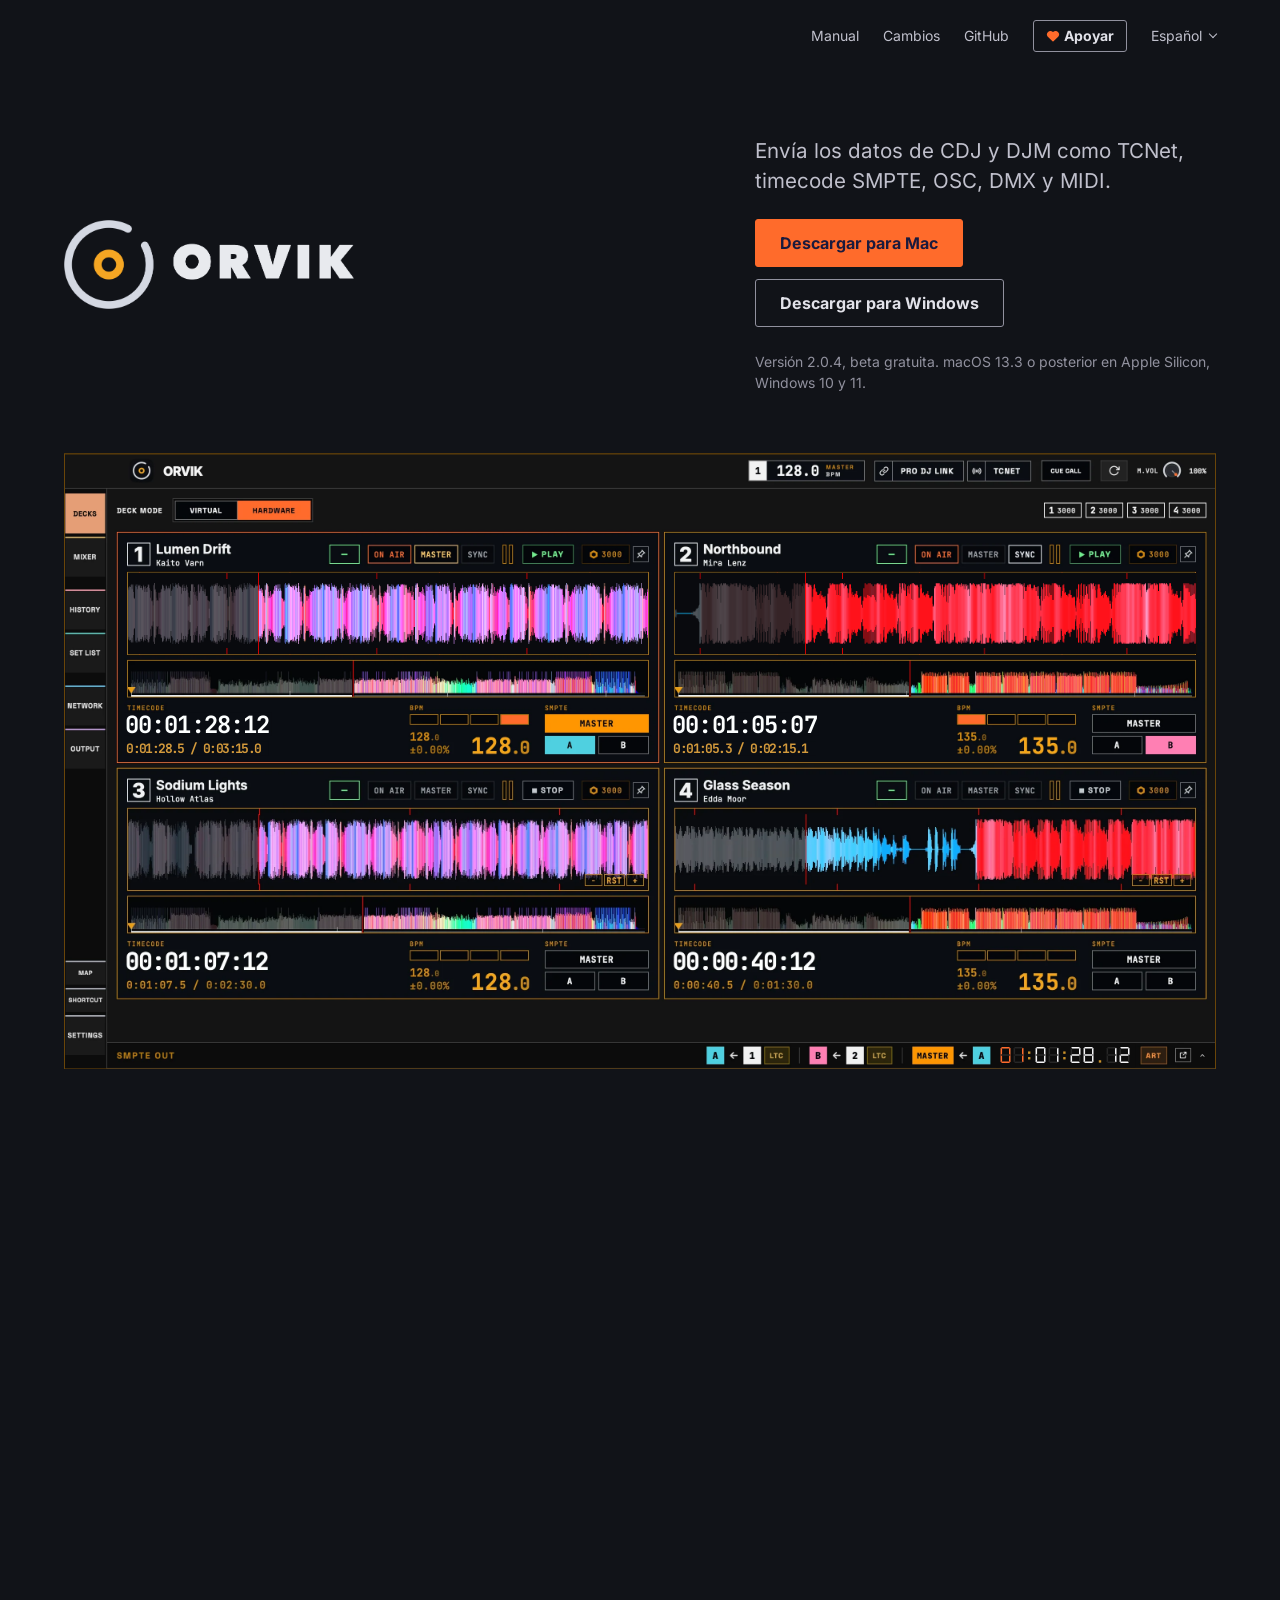
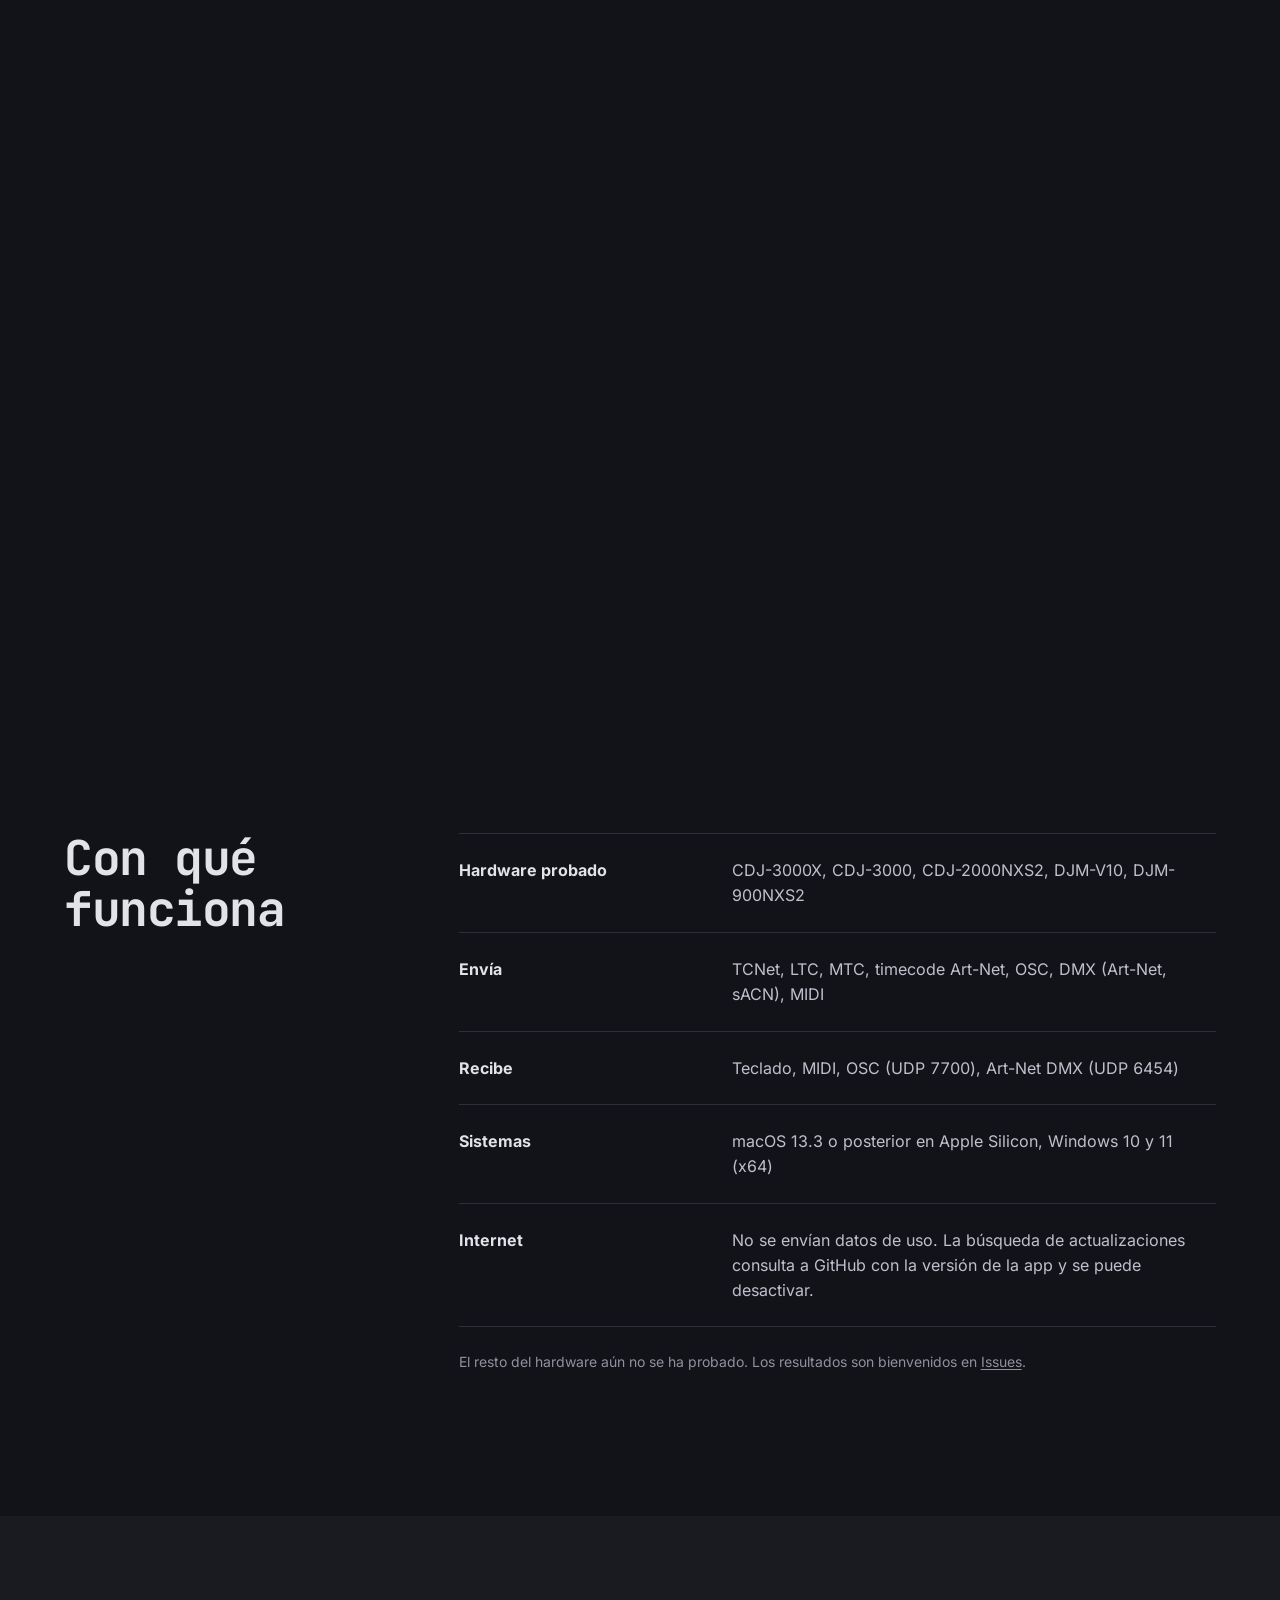
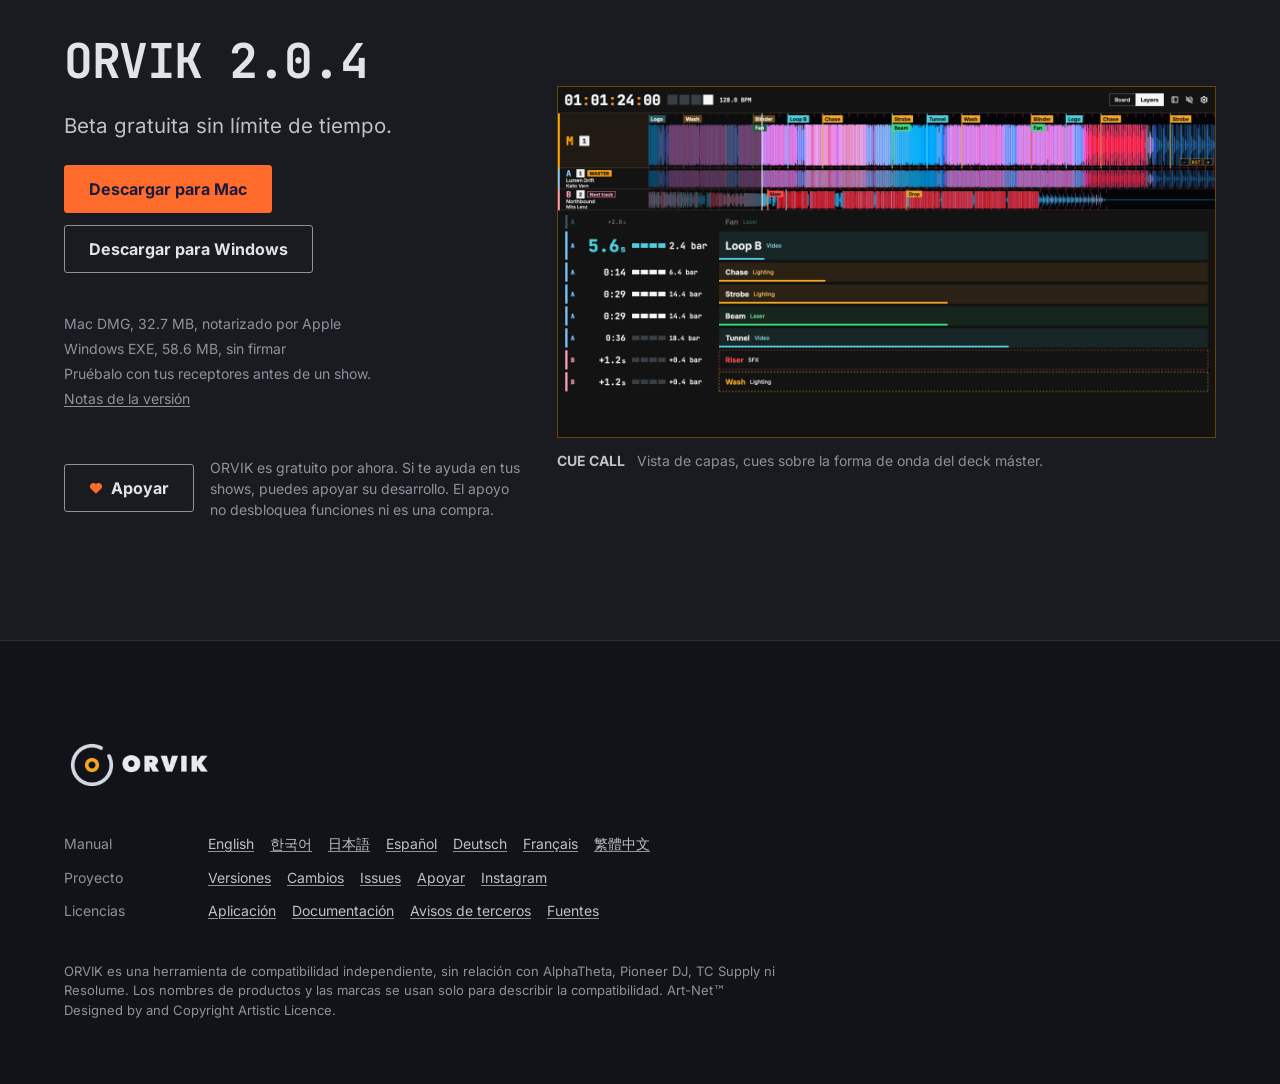
<file: docs/es/index.html>
<!doctype html>
<html lang="es">
<head>
<meta charset="utf-8">
<meta name="viewport" content="width=device-width, initial-scale=1, viewport-fit=cover">
<title>ORVIK</title>
<meta name="description" content="ORVIK lee los CDJ y DJM en PRO DJ LINK y envía TCNet, timecode SMPTE, OSC, DMX y MIDI. Beta gratuita para macOS y Windows.">
<meta name="theme-color" content="#111318">
<meta property="og:title" content="ORVIK">
<meta property="og:description" content="Envía los datos de CDJ y DJM como TCNet, timecode SMPTE, OSC, DMX y MIDI.">
<meta property="og:image" content="https://zesminseok.github.io/ORVIK/site/img/social.png">
<meta property="og:type" content="website">
<link rel="icon" href="../site/img/icon.png">
<link rel="alternate" hreflang="en" href="../">
<link rel="alternate" hreflang="ko" href="../ko/">
<link rel="alternate" hreflang="ja" href="../ja/">
<link rel="alternate" hreflang="es" href="../es/">
<link rel="alternate" hreflang="de" href="../de/">
<link rel="alternate" hreflang="fr" href="../fr/">
<link rel="alternate" hreflang="zh-TW" href="../zh-tw/">
<link rel="alternate" hreflang="x-default" href="../">
<script src="../site/lang.js"></script>
<link rel="preload" href="../site/fonts/jetbrains-mono-700-latin.woff2" as="font" type="font/woff2" crossorigin>
<link rel="stylesheet" href="../site/site.css">
<script>document.documentElement.classList.add('js')</script>
</head>
<body>
<header class="nav">
  <div class="container nav-row">
    <nav aria-label="Sitio">
      <ul class="nav-links">
        <li><a href="../manual/es/">Manual</a></li>
        <li class="nav-wide"><a href="https://github.com/Zesminseok/ORVIK/blob/main/CHANGELOG.md">Cambios</a></li>
        <li><a href="https://github.com/Zesminseok/ORVIK">GitHub</a></li>
        <li><a class="nav-sponsor" href="https://github.com/sponsors/zesminseok"><svg class="heart" viewBox="0 0 16 16" width="14" height="14" aria-hidden="true"><path d="M8 13.6 2.6 8.3a3.2 3.2 0 0 1 4.5-4.5L8 4.7l.9-.9a3.2 3.2 0 0 1 4.5 4.5z" fill="currentColor" stroke="currentColor" stroke-width="1.5" stroke-linejoin="round"/></svg><span>Apoyar</span></a></li>
        <li><details class="langs"><summary>Español</summary><ul><li><a href="../" hreflang="en" lang="en">English</a></li><li><a href="../ko/" hreflang="ko" lang="ko">한국어</a></li><li><a href="../ja/" hreflang="ja" lang="ja">日本語</a></li><li><a href="../es/" hreflang="es" lang="es" aria-current="page">Español</a></li><li><a href="../de/" hreflang="de" lang="de">Deutsch</a></li><li><a href="../fr/" hreflang="fr" lang="fr">Français</a></li><li><a href="../zh-tw/" hreflang="zh-TW" lang="zh-TW">繁體中文</a></li></ul></details></li>
      </ul>
    </nav>
  </div>
</header>
<div class="bar" data-bar hidden>
  <div class="container bar-row">
    <a class="bar-mark" href="#"><img src="../site/img/wordmark-hero.png" alt="ORVIK" width="783" height="242"></a>
    <nav class="bar-rail" aria-label="Capítulos">
      <a href="#ch-decks" data-ch="0">Decks</a>
      <a href="#ch-smpte" data-ch="1">Salida SMPTE</a>
      <a href="#ch-output" data-ch="2">Salida</a>
      <a href="#ch-setlist" data-ch="3">Set list</a>
      <a href="#ch-mixer" data-ch="4">Mezclador</a>
      <a href="#ch-cuecall" data-ch="5">Cue call</a>
    </nav>
    <div class="bar-get">
      <a class="btn btn-primary" data-asset="mac" href="https://github.com/Zesminseok/ORVIK/releases/download/v2.0.4/ORVIK-2.0.4-mac-arm64.dmg"><span class="bar-long">Descargar para&nbsp;</span>Mac</a>
      <a class="btn btn-secondary" data-asset="win" href="https://github.com/Zesminseok/ORVIK/releases/download/v2.0.4/ORVIK-2.0.4-win-x64.exe"><span class="bar-long">Descargar para&nbsp;</span>Windows</a>
    </div>
  </div>
  <div class="bar-line" aria-hidden="true"><span></span></div>
</div>

<main>
  <section class="hero">
    <div class="container banner-grid">
      <h1 class="name"><img src="../site/img/wordmark-hero.png" alt="ORVIK" width="783" height="242"></h1>
      <div class="banner-aside">
        <p class="lead">Envía los datos de CDJ y DJM como TCNet, timecode SMPTE, OSC, DMX y MIDI.</p>
        <div class="actions">
          <a class="btn btn-primary" data-asset="mac" href="https://github.com/Zesminseok/ORVIK/releases/download/v2.0.4/ORVIK-2.0.4-mac-arm64.dmg">Descargar para Mac</a>
          <a class="btn btn-secondary" data-asset="win" href="https://github.com/Zesminseok/ORVIK/releases/download/v2.0.4/ORVIK-2.0.4-win-x64.exe">Descargar para Windows</a>
        </div>
        <p class="meta">Versión <span data-version>2.0.4</span>, beta gratuita. macOS 13.3 o posterior en Apple Silicon, Windows 10 y 11.</p>
      </div>
    </div>
  </section>

  <section class="story" data-story aria-label="ORVIK en funcionamiento">
    <div class="container story-inner">
      <article class="chapter" id="ch-decks" data-layout="top" aria-labelledby="ch-decks-title">
        <div class="ch-copy">
          <h2 id="ch-decks-title" class="ch-title">Todos los decks de la red.</h2>
          <p class="lead ch-text">Posición, BPM, formas de onda y cues de cada reproductor, tal como los envían los reproductores.</p>
        </div>
        <figure class="plate ch-plate" data-kind="product" data-live="decks">
          <div class="live-host"><div class="live-zoom"><img src="../site/img/decks.webp" alt="Página DECKS de ORVIK con cuatro reproductores: formas de onda, timecode, BPM y botones de capa SMPTE" width="2880" height="1540" fetchpriority="high"></div></div>
          <figcaption><b>Decks</b></figcaption>
        </figure>
      </article>
      <article class="chapter" id="ch-smpte" data-layout="bottom-flip" aria-labelledby="ch-smpte-title">
        <div class="ch-copy">
          <h2 id="ch-smpte-title" class="ch-title">Salida como timecode.</h2>
          <p class="lead ch-text">Timecode LTC, MTC y <span class="nw">Art-Net</span> para las capas A, B y MASTER.</p>
        </div>
        <figure class="plate ch-plate" data-kind="product" data-live="smpte">
          <div class="live-host"><div class="live-zoom"><img src="../site/img/smpte.webp" alt="Página SMPTE OUT: ajustes de timecode LTC, MTC y Art-Net para las capas A, B y MASTER" width="2880" height="1540" loading="lazy"></div></div>
          <figcaption><b>Salida SMPTE</b></figcaption>
        </figure>
      </article>
      <article class="chapter" id="ch-output" data-layout="top-flip" aria-labelledby="ch-output-title">
        <div class="ch-copy">
          <h2 id="ch-output-title" class="ch-title">A cada receptor.</h2>
          <p class="lead ch-text">Un editor de nodos que convierte los valores de los decks y del mezclador en OSC, DMX por <span class="nw">Art-Net</span> o sACN y MIDI.</p>
        </div>
        <figure class="plate ch-plate" data-kind="product">
          <div class="live-host"><div class="live-zoom"><img src="../site/img/output.webp" alt="Página OUTPUT: un editor de nodos que conecta los valores de los decks con destinos OSC, DMX y MIDI" width="2880" height="1540" loading="lazy"></div></div>
          <figcaption><b>Salida</b></figcaption>
        </figure>
      </article>
      <article class="chapter" id="ch-setlist" data-layout="bottom" aria-labelledby="ch-setlist-title">
        <div class="ch-copy">
          <h2 id="ch-setlist-title" class="ch-title">Un cue para cada momento.</h2>
          <p class="lead ch-text">Un offset de timecode para cada pista, y cues que envían OSC, DMX y MIDI en el beat.</p>
        </div>
        <figure class="plate ch-plate" data-kind="product">
          <div class="live-host"><div class="live-zoom"><img src="../site/img/setlist.webp" alt="Página SET LIST: cuatro pistas con offsets de timecode y el editor de cues sobre una forma de onda" width="2880" height="1540" loading="lazy"></div></div>
          <figcaption><b>Set list</b></figcaption>
        </figure>
      </article>
      <article class="chapter" id="ch-mixer" data-layout="top" aria-labelledby="ch-mixer-title">
        <div class="ch-copy">
          <h2 id="ch-mixer-title" class="ch-title">El mezclador, en tiempo real.</h2>
          <p class="lead ch-text">Faders, EQ, FX e indicadores de nivel tal como los comunica el DJM, aquí un DJM-900NXS2.</p>
        </div>
        <figure class="plate ch-plate" data-kind="product">
          <div class="live-host"><div class="live-zoom"><img src="../site/img/mixer.webp" alt="Página MIXER: faders de canal, EQ, FX e indicadores de nivel de un DJM-900NXS2" width="2880" height="1540" loading="lazy"></div></div>
          <figcaption><b>Mezclador</b></figcaption>
        </figure>
      </article>
      <article class="chapter" id="ch-cuecall" data-layout="bottom-flip" aria-labelledby="ch-cuecall-title">
        <div class="ch-copy">
          <h2 id="ch-cuecall-title" class="ch-title">Cue calls que el equipo puede oír.</h2>
          <p class="lead ch-text">Siguiente cue y tiempo restante por grupo, avisos de voz y la misma cuenta atrás en un teléfono en /cuecall.</p>
        </div>
        <figure class="plate ch-plate" data-kind="product" data-live="board">
          <div class="live-host"><div class="live-zoom"><img src="../site/img/cuecall-board.webp" alt="Tablero CUE CALL: cuentas atrás de los grupos Lighting, Video, SFX y Laser" width="2880" height="1540" loading="lazy"></div></div>
          <figcaption><b>Cue call</b></figcaption>
        </figure>
      </article>
    </div>
  </section>

  <section class="specs" id="specs" aria-labelledby="specs-head">
    <div class="container specs-grid">
      <h2 id="specs-head">Con qué funciona</h2>
      <div class="specs-body">
        <dl class="rows">
          <div class="row"><dt>Hardware probado</dt><dd>CDJ-3000X, CDJ-3000, CDJ-2000NXS2, DJM-V10, DJM-900NXS2</dd></div>
          <div class="row"><dt>Envía</dt><dd>TCNet, LTC, MTC, timecode Art-Net, OSC, DMX (Art-Net, sACN), MIDI</dd></div>
          <div class="row"><dt>Recibe</dt><dd>Teclado, MIDI, OSC (UDP <span class="num">7700</span>), Art-Net DMX (UDP <span class="num">6454</span>)</dd></div>
          <div class="row"><dt>Sistemas</dt><dd>macOS 13.3 o posterior en Apple Silicon, Windows 10 y 11 (x64)</dd></div>
          <div class="row"><dt>Internet</dt><dd>No se envían datos de uso. La búsqueda de actualizaciones consulta a GitHub con la versión de la app y se puede desactivar.</dd></div>
        </dl>
        <p class="note">El resto del hardware aún no se ha probado. Los resultados son bienvenidos en <a href="https://github.com/Zesminseok/ORVIK/issues">Issues</a>.</p>
      </div>
    </div>
  </section>

  <section class="get" id="download" aria-labelledby="get-head">
    <div class="container split split-get">
      <div class="split-text">
        <h2 id="get-head">ORVIK <span data-version>2.0.4</span></h2>
        <p class="lead">Beta gratuita sin límite de tiempo.</p>
        <div class="actions">
          <a class="btn btn-primary" data-asset="mac" href="https://github.com/Zesminseok/ORVIK/releases/download/v2.0.4/ORVIK-2.0.4-mac-arm64.dmg">Descargar para Mac</a>
          <a class="btn btn-secondary" data-asset="win" href="https://github.com/Zesminseok/ORVIK/releases/download/v2.0.4/ORVIK-2.0.4-win-x64.exe">Descargar para Windows</a>
        </div>
        <ul class="meta meta-lines"><li>Mac DMG, <span data-size="mac">32.7 MB</span>, notarizado por Apple</li><li>Windows EXE, <span data-size="win">58.6 MB</span>, sin firmar</li><li>Pruébalo con tus receptores antes de un show.</li><li><a data-notes href="https://github.com/Zesminseok/ORVIK/releases/tag/v2.0.4">Notas de la versión</a></li></ul>
        <div class="support"><a class="btn btn-secondary" href="https://github.com/sponsors/zesminseok"><svg class="heart" viewBox="0 0 16 16" width="14" height="14" aria-hidden="true"><path d="M8 13.6 2.6 8.3a3.2 3.2 0 0 1 4.5-4.5L8 4.7l.9-.9a3.2 3.2 0 0 1 4.5 4.5z" fill="currentColor" stroke="currentColor" stroke-width="1.5" stroke-linejoin="round"/></svg>Apoyar</a><p class="meta">ORVIK es gratuito por ahora. Si te ayuda en tus shows, puedes apoyar su desarrollo. El apoyo no desbloquea funciones ni es una compra.</p></div>
      </div>
      <figure class="plate split-visual" data-kind="product">
        <img src="../site/img/cuecall-layers.webp" alt="Vista de capas de CUE CALL: forma de onda del deck máster con los cues de cada grupo en una línea de tiempo" width="2880" height="1540" loading="lazy">
        <figcaption><b>CUE CALL</b> Vista de capas, cues sobre la forma de onda del deck máster.</figcaption>
      </figure>
    </div>
  </section>
</main>

<footer class="mast">
  <div class="container">
    <img class="mast-mark" src="../site/img/wordmark.png" alt="ORVIK" width="168" height="56" loading="lazy">
    <dl class="foot-rows">
      <div><dt>Manual</dt><dd>
        <a href="../manual/">English</a>
        <a href="../manual/ko/" lang="ko">한국어</a>
        <a href="../manual/ja/" lang="ja">日本語</a>
        <a href="../manual/es/" lang="es">Español</a>
        <a href="../manual/de/" lang="de">Deutsch</a>
        <a href="../manual/fr/" lang="fr">Français</a>
        <a href="../manual/zh-tw/" lang="zh-TW">繁體中文</a>
      </dd></div>
      <div><dt>Proyecto</dt><dd>
        <a href="https://github.com/Zesminseok/ORVIK/releases">Versiones</a>
        <a href="https://github.com/Zesminseok/ORVIK/blob/main/CHANGELOG.md">Cambios</a>
        <a href="https://github.com/Zesminseok/ORVIK/issues">Issues</a>
        <a href="https://github.com/sponsors/zesminseok">Apoyar</a>
        <a href="https://instagram.com/zes_minseok">Instagram</a>
      </dd></div>
      <div><dt>Licencias</dt><dd>
        <a href="https://github.com/Zesminseok/ORVIK/blob/main/BINARY_LICENSE.md">Aplicación</a>
        <a href="https://github.com/Zesminseok/ORVIK/blob/main/LICENSE">Documentación</a>
        <a href="https://github.com/Zesminseok/ORVIK/blob/main/THIRD_PARTY_NOTICES.md">Avisos de terceros</a>
        <a href="../site/fonts/LICENSE.txt">Fuentes</a>
      </dd></div>
    </dl>
    <p class="legal">ORVIK es una herramienta de compatibilidad independiente, sin relación con AlphaTheta, Pioneer DJ, TC Supply ni Resolume. Los nombres de productos y las marcas se usan solo para describir la compatibilidad. Art-Net™ Designed by and Copyright Artistic Licence.</p>
  </div>
</footer>
<script src="../site/vendor/gsap-3.12.5/gsap.min.js" defer></script>
<script src="../site/vendor/gsap-3.12.5/ScrollTrigger.min.js" defer></script>
<script src="../site/live.js" defer></script>
<script src="../site/site.js" defer></script>
</body>
</html>
</file>
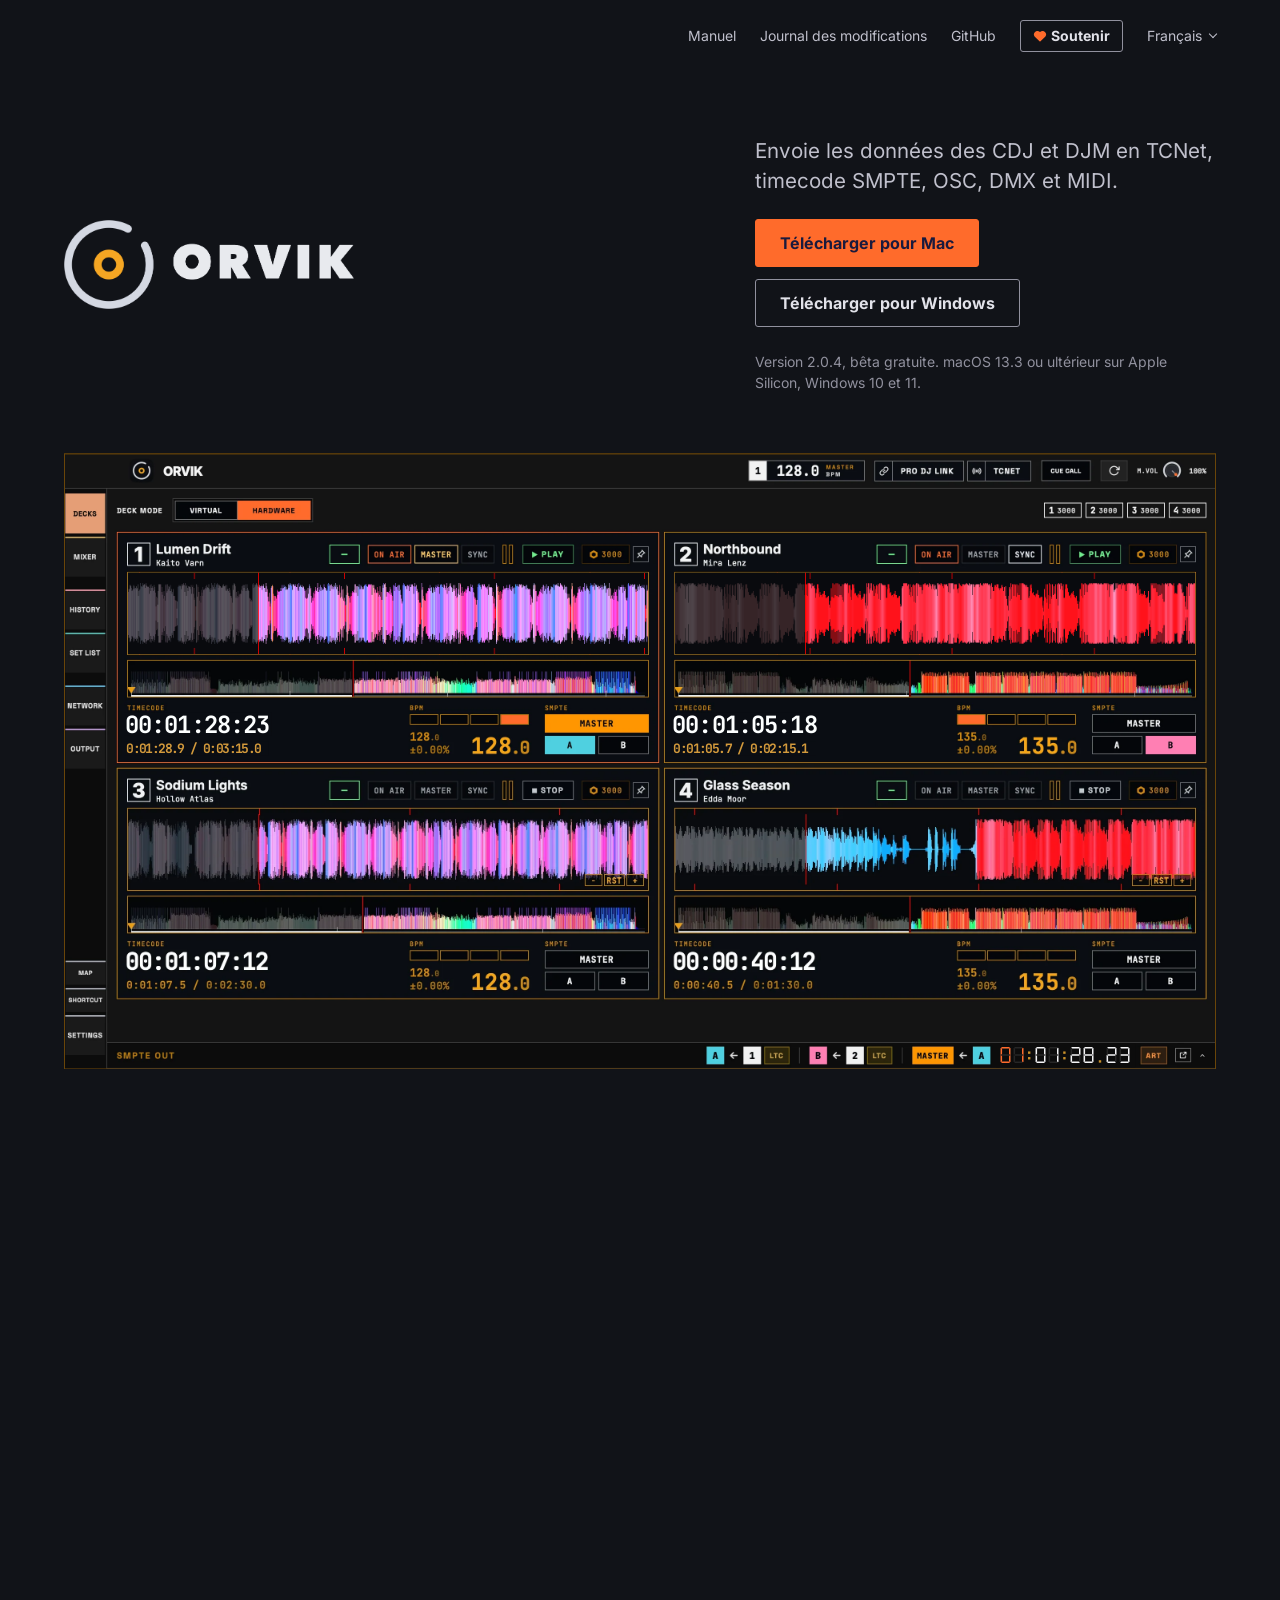
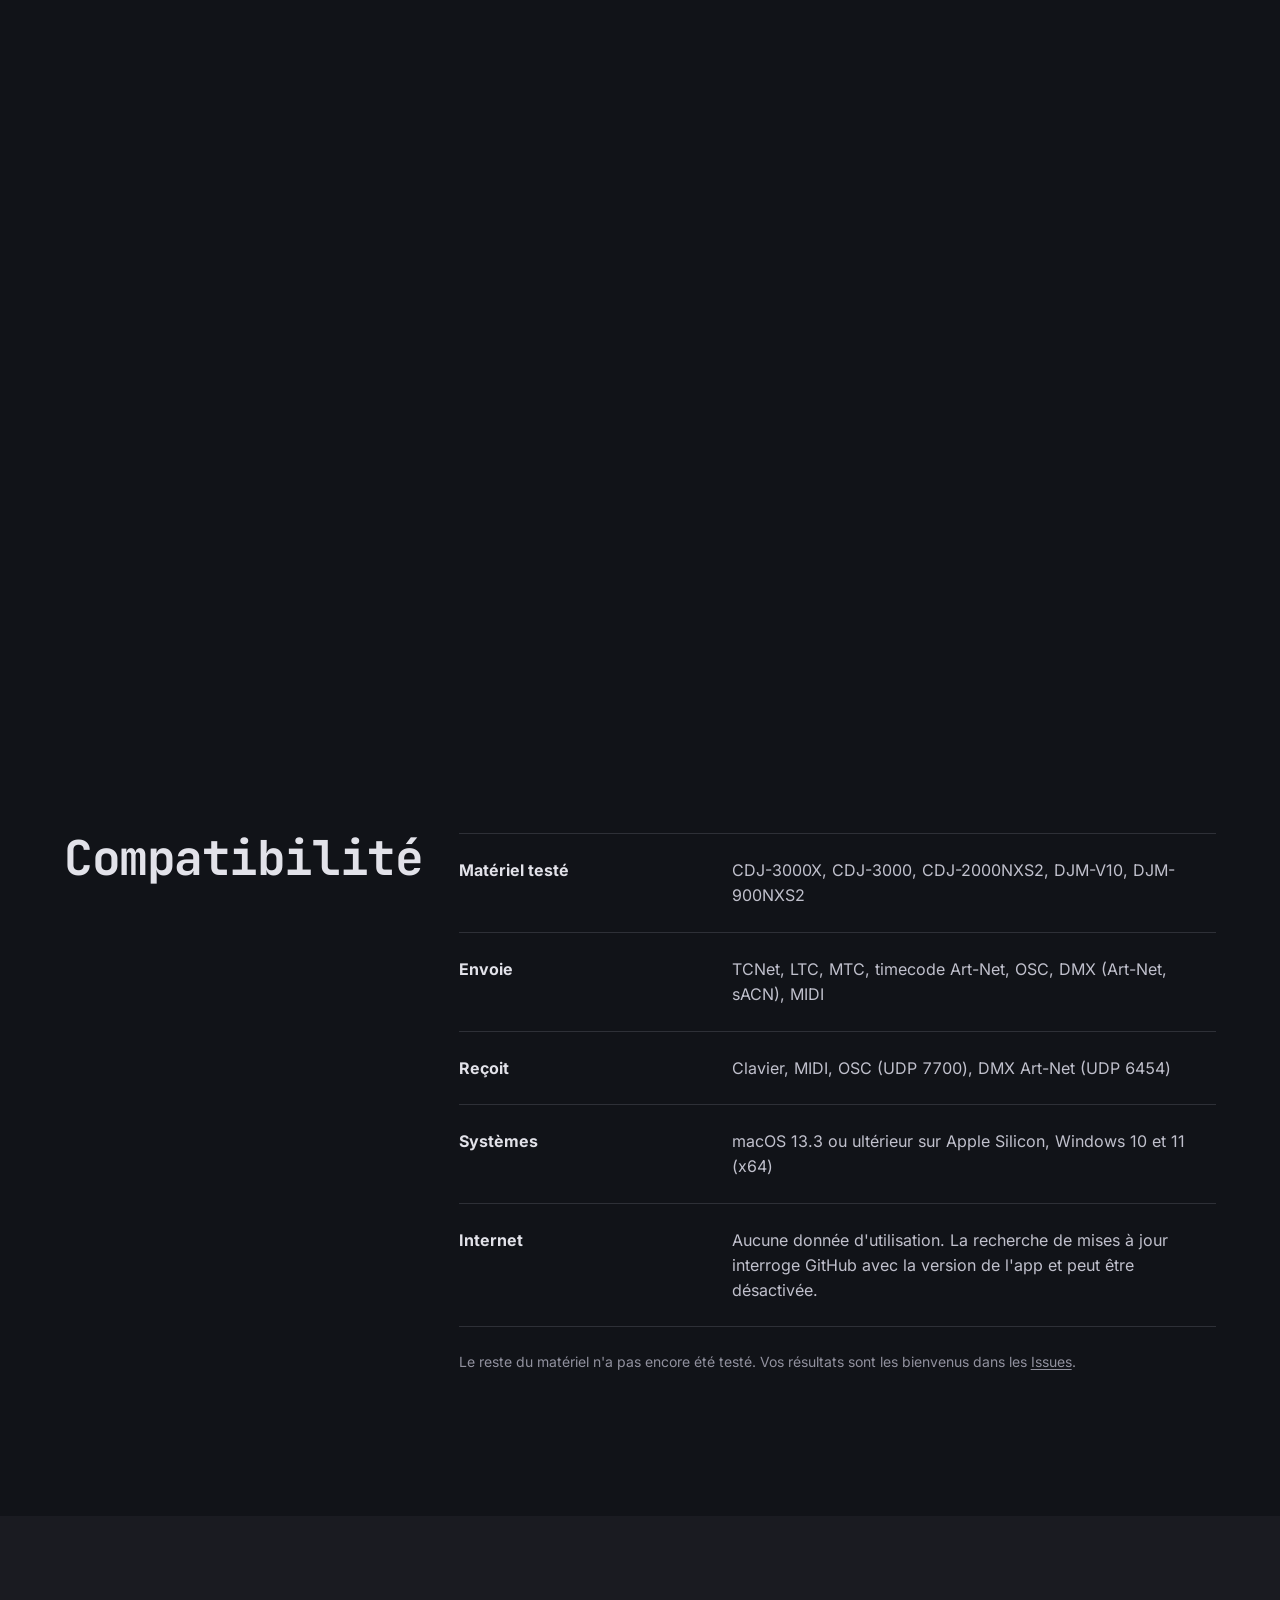
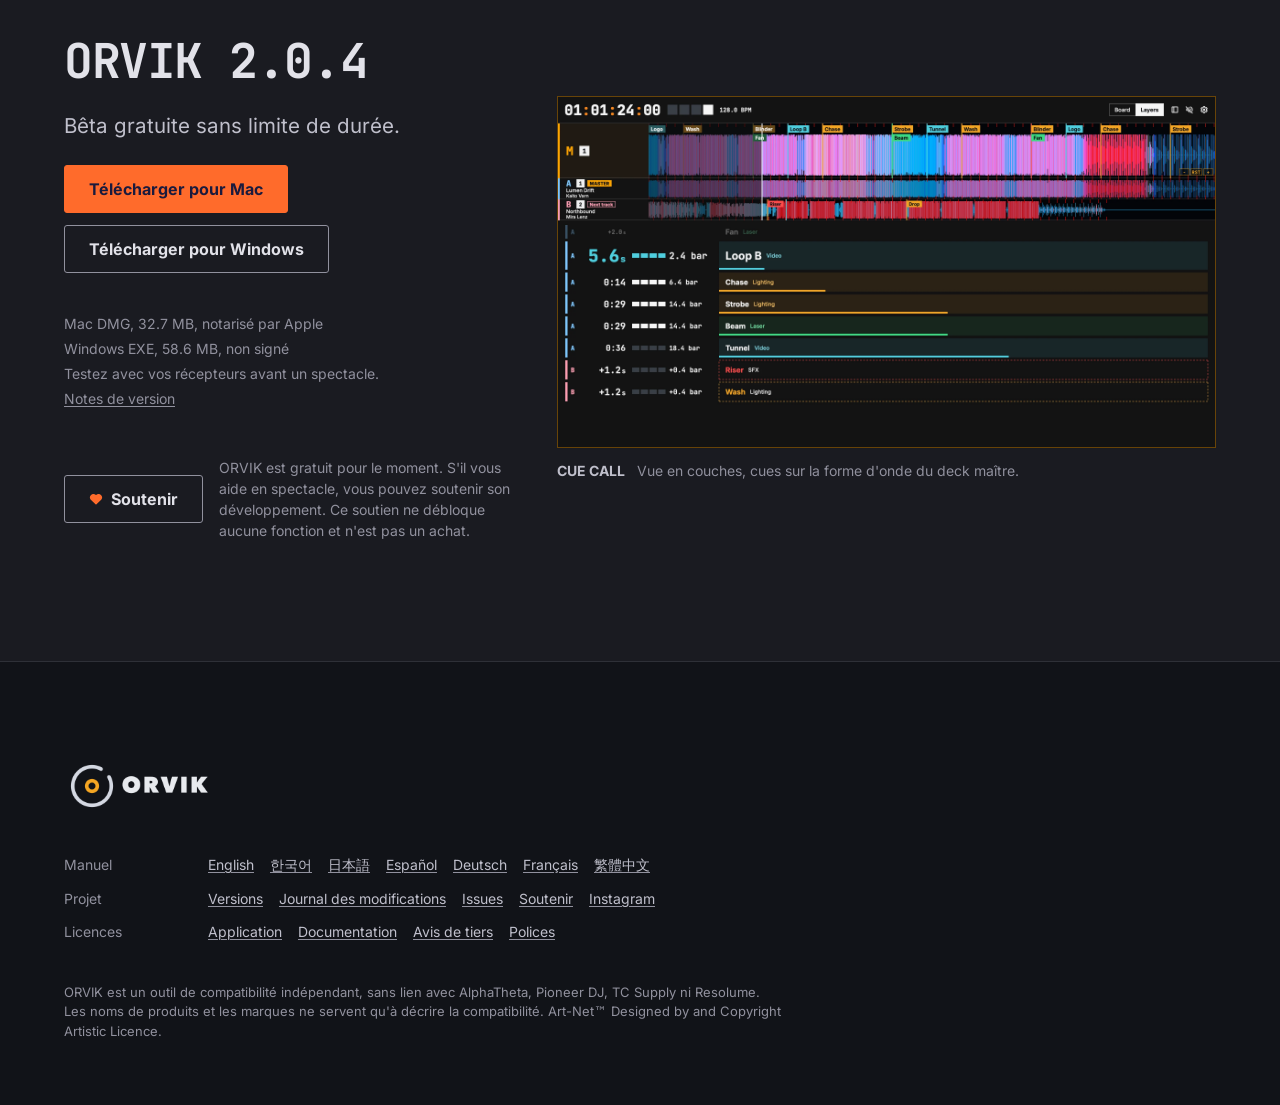
<file: docs/fr/index.html>
<!doctype html>
<html lang="fr">
<head>
<meta charset="utf-8">
<meta name="viewport" content="width=device-width, initial-scale=1, viewport-fit=cover">
<title>ORVIK</title>
<meta name="description" content="ORVIK lit les CDJ et DJM sur PRO DJ LINK et envoie TCNet, timecode SMPTE, OSC, DMX et MIDI. Bêta gratuite pour macOS et Windows.">
<meta name="theme-color" content="#111318">
<meta property="og:title" content="ORVIK">
<meta property="og:description" content="Envoie les données des CDJ et DJM en TCNet, timecode SMPTE, OSC, DMX et MIDI.">
<meta property="og:image" content="https://zesminseok.github.io/ORVIK/site/img/social.png">
<meta property="og:type" content="website">
<link rel="icon" href="../site/img/icon.png">
<link rel="alternate" hreflang="en" href="../">
<link rel="alternate" hreflang="ko" href="../ko/">
<link rel="alternate" hreflang="ja" href="../ja/">
<link rel="alternate" hreflang="es" href="../es/">
<link rel="alternate" hreflang="de" href="../de/">
<link rel="alternate" hreflang="fr" href="../fr/">
<link rel="alternate" hreflang="zh-TW" href="../zh-tw/">
<link rel="alternate" hreflang="x-default" href="../">
<script src="../site/lang.js"></script>
<link rel="preload" href="../site/fonts/jetbrains-mono-700-latin.woff2" as="font" type="font/woff2" crossorigin>
<link rel="stylesheet" href="../site/site.css">
<script>document.documentElement.classList.add('js')</script>
</head>
<body>
<header class="nav">
  <div class="container nav-row">
    <nav aria-label="Site">
      <ul class="nav-links">
        <li><a href="../manual/fr/">Manuel</a></li>
        <li class="nav-wide"><a href="https://github.com/Zesminseok/ORVIK/blob/main/CHANGELOG.md">Journal des modifications</a></li>
        <li><a href="https://github.com/Zesminseok/ORVIK">GitHub</a></li>
        <li><a class="nav-sponsor" href="https://github.com/sponsors/zesminseok"><svg class="heart" viewBox="0 0 16 16" width="14" height="14" aria-hidden="true"><path d="M8 13.6 2.6 8.3a3.2 3.2 0 0 1 4.5-4.5L8 4.7l.9-.9a3.2 3.2 0 0 1 4.5 4.5z" fill="currentColor" stroke="currentColor" stroke-width="1.5" stroke-linejoin="round"/></svg><span>Soutenir</span></a></li>
        <li><details class="langs"><summary>Français</summary><ul><li><a href="../" hreflang="en" lang="en">English</a></li><li><a href="../ko/" hreflang="ko" lang="ko">한국어</a></li><li><a href="../ja/" hreflang="ja" lang="ja">日本語</a></li><li><a href="../es/" hreflang="es" lang="es">Español</a></li><li><a href="../de/" hreflang="de" lang="de">Deutsch</a></li><li><a href="../fr/" hreflang="fr" lang="fr" aria-current="page">Français</a></li><li><a href="../zh-tw/" hreflang="zh-TW" lang="zh-TW">繁體中文</a></li></ul></details></li>
      </ul>
    </nav>
  </div>
</header>
<div class="bar" data-bar hidden>
  <div class="container bar-row">
    <a class="bar-mark" href="#"><img src="../site/img/wordmark-hero.png" alt="ORVIK" width="783" height="242"></a>
    <nav class="bar-rail" aria-label="Chapitres">
      <a href="#ch-decks" data-ch="0">Decks</a>
      <a href="#ch-smpte" data-ch="1">Sortie SMPTE</a>
      <a href="#ch-output" data-ch="2">Sortie</a>
      <a href="#ch-setlist" data-ch="3">Set list</a>
      <a href="#ch-mixer" data-ch="4">Mixer</a>
      <a href="#ch-cuecall" data-ch="5">Cue call</a>
    </nav>
    <div class="bar-get">
      <a class="btn btn-primary" data-asset="mac" href="https://github.com/Zesminseok/ORVIK/releases/download/v2.0.4/ORVIK-2.0.4-mac-arm64.dmg"><span class="bar-long">Télécharger pour&nbsp;</span>Mac</a>
      <a class="btn btn-secondary" data-asset="win" href="https://github.com/Zesminseok/ORVIK/releases/download/v2.0.4/ORVIK-2.0.4-win-x64.exe"><span class="bar-long">Télécharger pour&nbsp;</span>Windows</a>
    </div>
  </div>
  <div class="bar-line" aria-hidden="true"><span></span></div>
</div>

<main>
  <section class="hero">
    <div class="container banner-grid">
      <h1 class="name"><img src="../site/img/wordmark-hero.png" alt="ORVIK" width="783" height="242"></h1>
      <div class="banner-aside">
        <p class="lead">Envoie les données des CDJ et DJM en TCNet, timecode SMPTE, OSC, DMX et MIDI.</p>
        <div class="actions">
          <a class="btn btn-primary" data-asset="mac" href="https://github.com/Zesminseok/ORVIK/releases/download/v2.0.4/ORVIK-2.0.4-mac-arm64.dmg">Télécharger pour Mac</a>
          <a class="btn btn-secondary" data-asset="win" href="https://github.com/Zesminseok/ORVIK/releases/download/v2.0.4/ORVIK-2.0.4-win-x64.exe">Télécharger pour Windows</a>
        </div>
        <p class="meta">Version <span data-version>2.0.4</span>, bêta gratuite. macOS 13.3 ou ultérieur sur Apple Silicon, Windows 10 et 11.</p>
      </div>
    </div>
  </section>

  <section class="story" data-story aria-label="ORVIK en action">
    <div class="container story-inner">
      <article class="chapter" id="ch-decks" data-layout="top" aria-labelledby="ch-decks-title">
        <div class="ch-copy">
          <h2 id="ch-decks-title" class="ch-title">Tous les decks du réseau.</h2>
          <p class="lead ch-text">Position, BPM, formes d'onde et cues de chaque lecteur, tels que les lecteurs les envoient.</p>
        </div>
        <figure class="plate ch-plate" data-kind="product" data-live="decks">
          <div class="live-host"><div class="live-zoom"><img src="../site/img/decks.webp" alt="Page DECKS d'ORVIK avec quatre lecteurs : formes d'onde, timecode, BPM et boutons de couche SMPTE" width="2880" height="1540" fetchpriority="high"></div></div>
          <figcaption><b>Decks</b></figcaption>
        </figure>
      </article>
      <article class="chapter" id="ch-smpte" data-layout="bottom-flip" aria-labelledby="ch-smpte-title">
        <div class="ch-copy">
          <h2 id="ch-smpte-title" class="ch-title">Sortie en timecode.</h2>
          <p class="lead ch-text">Timecode LTC, MTC et <span class="nw">Art-Net</span> pour les couches A, B et MASTER.</p>
        </div>
        <figure class="plate ch-plate" data-kind="product" data-live="smpte">
          <div class="live-host"><div class="live-zoom"><img src="../site/img/smpte.webp" alt="Page SMPTE OUT : réglages du timecode LTC, MTC et Art-Net pour les couches A, B et MASTER" width="2880" height="1540" loading="lazy"></div></div>
          <figcaption><b>Sortie SMPTE</b></figcaption>
        </figure>
      </article>
      <article class="chapter" id="ch-output" data-layout="top-flip" aria-labelledby="ch-output-title">
        <div class="ch-copy">
          <h2 id="ch-output-title" class="ch-title">Vers chaque récepteur.</h2>
          <p class="lead ch-text">Un éditeur de nœuds qui convertit les valeurs des decks et du mixer en OSC, en DMX <span class="nw">Art-Net</span> ou sACN et en MIDI.</p>
        </div>
        <figure class="plate ch-plate" data-kind="product">
          <div class="live-host"><div class="live-zoom"><img src="../site/img/output.webp" alt="Page OUTPUT : un éditeur de nœuds reliant les valeurs des decks à des cibles OSC, DMX et MIDI" width="2880" height="1540" loading="lazy"></div></div>
          <figcaption><b>Sortie</b></figcaption>
        </figure>
      </article>
      <article class="chapter" id="ch-setlist" data-layout="bottom" aria-labelledby="ch-setlist-title">
        <div class="ch-copy">
          <h2 id="ch-setlist-title" class="ch-title">Un cue pour chaque instant.</h2>
          <p class="lead ch-text">Un offset de timecode pour chaque morceau, et des cues qui envoient OSC, DMX et MIDI sur le temps.</p>
        </div>
        <figure class="plate ch-plate" data-kind="product">
          <div class="live-host"><div class="live-zoom"><img src="../site/img/setlist.webp" alt="Page SET LIST : quatre morceaux avec leurs offsets de timecode et l'éditeur de cues sur une forme d'onde" width="2880" height="1540" loading="lazy"></div></div>
          <figcaption><b>Set list</b></figcaption>
        </figure>
      </article>
      <article class="chapter" id="ch-mixer" data-layout="top" aria-labelledby="ch-mixer-title">
        <div class="ch-copy">
          <h2 id="ch-mixer-title" class="ch-title">Le mixer, en temps réel.</h2>
          <p class="lead ch-text">Faders, EQ, FX et vumètres tels que le DJM les transmet, ici un DJM-900NXS2.</p>
        </div>
        <figure class="plate ch-plate" data-kind="product">
          <div class="live-host"><div class="live-zoom"><img src="../site/img/mixer.webp" alt="Page MIXER : faders de voie, EQ, FX et vumètres d'un DJM-900NXS2" width="2880" height="1540" loading="lazy"></div></div>
          <figcaption><b>Mixer</b></figcaption>
        </figure>
      </article>
      <article class="chapter" id="ch-cuecall" data-layout="bottom-flip" aria-labelledby="ch-cuecall-title">
        <div class="ch-copy">
          <h2 id="ch-cuecall-title" class="ch-title">Des cue calls que l'équipe entend.</h2>
          <p class="lead ch-text">Prochain cue et temps restant par groupe, annonces vocales et le même compte à rebours sur un téléphone, à l'adresse /cuecall.</p>
        </div>
        <figure class="plate ch-plate" data-kind="product" data-live="board">
          <div class="live-host"><div class="live-zoom"><img src="../site/img/cuecall-board.webp" alt="Tableau CUE CALL : comptes à rebours des groupes Lighting, Video, SFX et Laser" width="2880" height="1540" loading="lazy"></div></div>
          <figcaption><b>Cue call</b></figcaption>
        </figure>
      </article>
    </div>
  </section>

  <section class="specs" id="specs" aria-labelledby="specs-head">
    <div class="container specs-grid">
      <h2 id="specs-head">Compatibilité</h2>
      <div class="specs-body">
        <dl class="rows">
          <div class="row"><dt>Matériel testé</dt><dd>CDJ-3000X, CDJ-3000, CDJ-2000NXS2, DJM-V10, DJM-900NXS2</dd></div>
          <div class="row"><dt>Envoie</dt><dd>TCNet, LTC, MTC, timecode Art-Net, OSC, DMX (Art-Net, sACN), MIDI</dd></div>
          <div class="row"><dt>Reçoit</dt><dd>Clavier, MIDI, OSC (UDP <span class="num">7700</span>), DMX Art-Net (UDP <span class="num">6454</span>)</dd></div>
          <div class="row"><dt>Systèmes</dt><dd>macOS 13.3 ou ultérieur sur Apple Silicon, Windows 10 et 11 (x64)</dd></div>
          <div class="row"><dt>Internet</dt><dd>Aucune donnée d'utilisation. La recherche de mises à jour interroge GitHub avec la version de l'app et peut être désactivée.</dd></div>
        </dl>
        <p class="note">Le reste du matériel n'a pas encore été testé. Vos résultats sont les bienvenus dans les <a href="https://github.com/Zesminseok/ORVIK/issues">Issues</a>.</p>
      </div>
    </div>
  </section>

  <section class="get" id="download" aria-labelledby="get-head">
    <div class="container split split-get">
      <div class="split-text">
        <h2 id="get-head">ORVIK <span data-version>2.0.4</span></h2>
        <p class="lead">Bêta gratuite sans limite de durée.</p>
        <div class="actions">
          <a class="btn btn-primary" data-asset="mac" href="https://github.com/Zesminseok/ORVIK/releases/download/v2.0.4/ORVIK-2.0.4-mac-arm64.dmg">Télécharger pour Mac</a>
          <a class="btn btn-secondary" data-asset="win" href="https://github.com/Zesminseok/ORVIK/releases/download/v2.0.4/ORVIK-2.0.4-win-x64.exe">Télécharger pour Windows</a>
        </div>
        <ul class="meta meta-lines"><li>Mac DMG, <span data-size="mac">32.7 MB</span>, notarisé par Apple</li><li>Windows EXE, <span data-size="win">58.6 MB</span>, non signé</li><li>Testez avec vos récepteurs avant un spectacle.</li><li><a data-notes href="https://github.com/Zesminseok/ORVIK/releases/tag/v2.0.4">Notes de version</a></li></ul>
        <div class="support"><a class="btn btn-secondary" href="https://github.com/sponsors/zesminseok"><svg class="heart" viewBox="0 0 16 16" width="14" height="14" aria-hidden="true"><path d="M8 13.6 2.6 8.3a3.2 3.2 0 0 1 4.5-4.5L8 4.7l.9-.9a3.2 3.2 0 0 1 4.5 4.5z" fill="currentColor" stroke="currentColor" stroke-width="1.5" stroke-linejoin="round"/></svg>Soutenir</a><p class="meta">ORVIK est gratuit pour le moment. S'il vous aide en spectacle, vous pouvez soutenir son développement. Ce soutien ne débloque aucune fonction et n'est pas un achat.</p></div>
      </div>
      <figure class="plate split-visual" data-kind="product">
        <img src="../site/img/cuecall-layers.webp" alt="Vue en couches de CUE CALL : forme d'onde du deck maître avec les cues de chaque groupe sur une ligne de temps" width="2880" height="1540" loading="lazy">
        <figcaption><b>CUE CALL</b> Vue en couches, cues sur la forme d'onde du deck maître.</figcaption>
      </figure>
    </div>
  </section>
</main>

<footer class="mast">
  <div class="container">
    <img class="mast-mark" src="../site/img/wordmark.png" alt="ORVIK" width="168" height="56" loading="lazy">
    <dl class="foot-rows">
      <div><dt>Manuel</dt><dd>
        <a href="../manual/">English</a>
        <a href="../manual/ko/" lang="ko">한국어</a>
        <a href="../manual/ja/" lang="ja">日本語</a>
        <a href="../manual/es/" lang="es">Español</a>
        <a href="../manual/de/" lang="de">Deutsch</a>
        <a href="../manual/fr/" lang="fr">Français</a>
        <a href="../manual/zh-tw/" lang="zh-TW">繁體中文</a>
      </dd></div>
      <div><dt>Projet</dt><dd>
        <a href="https://github.com/Zesminseok/ORVIK/releases">Versions</a>
        <a href="https://github.com/Zesminseok/ORVIK/blob/main/CHANGELOG.md">Journal des modifications</a>
        <a href="https://github.com/Zesminseok/ORVIK/issues">Issues</a>
        <a href="https://github.com/sponsors/zesminseok">Soutenir</a>
        <a href="https://instagram.com/zes_minseok">Instagram</a>
      </dd></div>
      <div><dt>Licences</dt><dd>
        <a href="https://github.com/Zesminseok/ORVIK/blob/main/BINARY_LICENSE.md">Application</a>
        <a href="https://github.com/Zesminseok/ORVIK/blob/main/LICENSE">Documentation</a>
        <a href="https://github.com/Zesminseok/ORVIK/blob/main/THIRD_PARTY_NOTICES.md">Avis de tiers</a>
        <a href="../site/fonts/LICENSE.txt">Polices</a>
      </dd></div>
    </dl>
    <p class="legal">ORVIK est un outil de compatibilité indépendant, sans lien avec AlphaTheta, Pioneer DJ, TC Supply ni Resolume. Les noms de produits et les marques ne servent qu'à décrire la compatibilité. Art-Net™ Designed by and Copyright Artistic Licence.</p>
  </div>
</footer>
<script src="../site/vendor/gsap-3.12.5/gsap.min.js" defer></script>
<script src="../site/vendor/gsap-3.12.5/ScrollTrigger.min.js" defer></script>
<script src="../site/live.js" defer></script>
<script src="../site/site.js" defer></script>
</body>
</html>
</file>
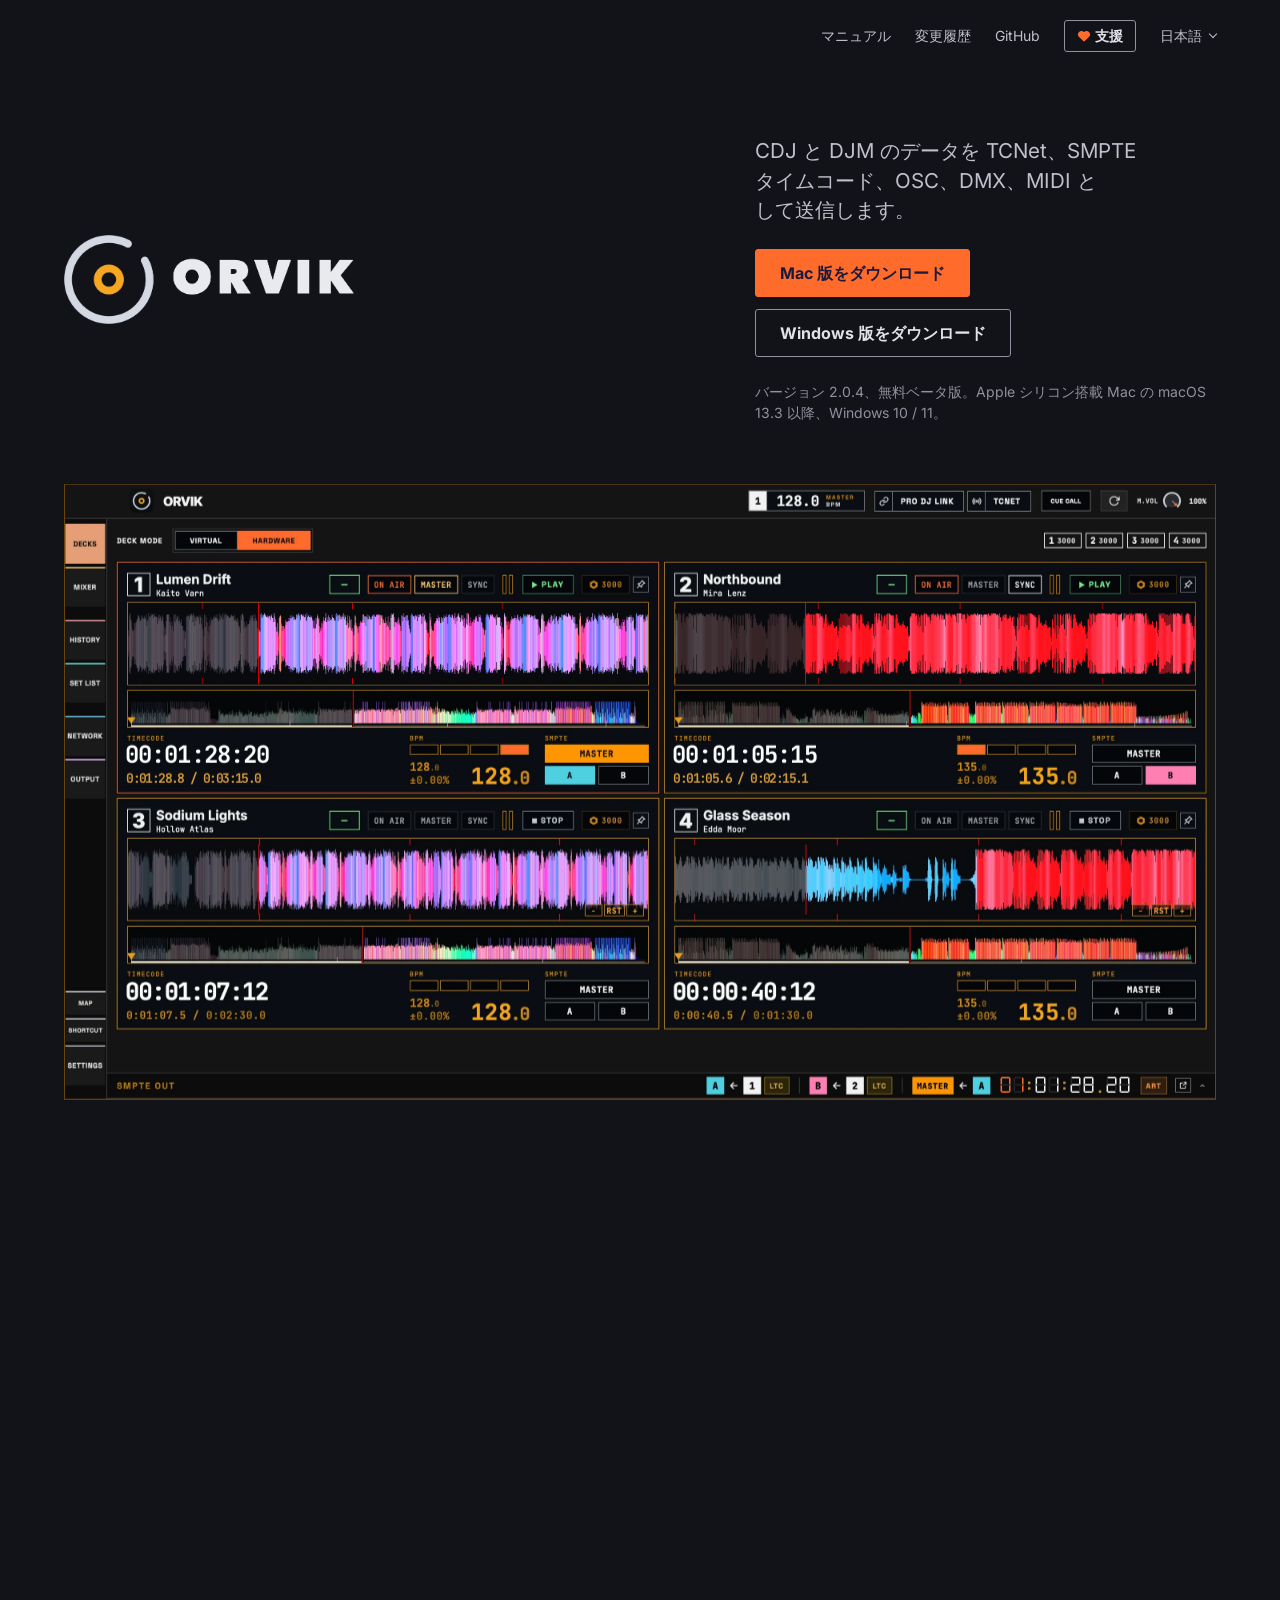
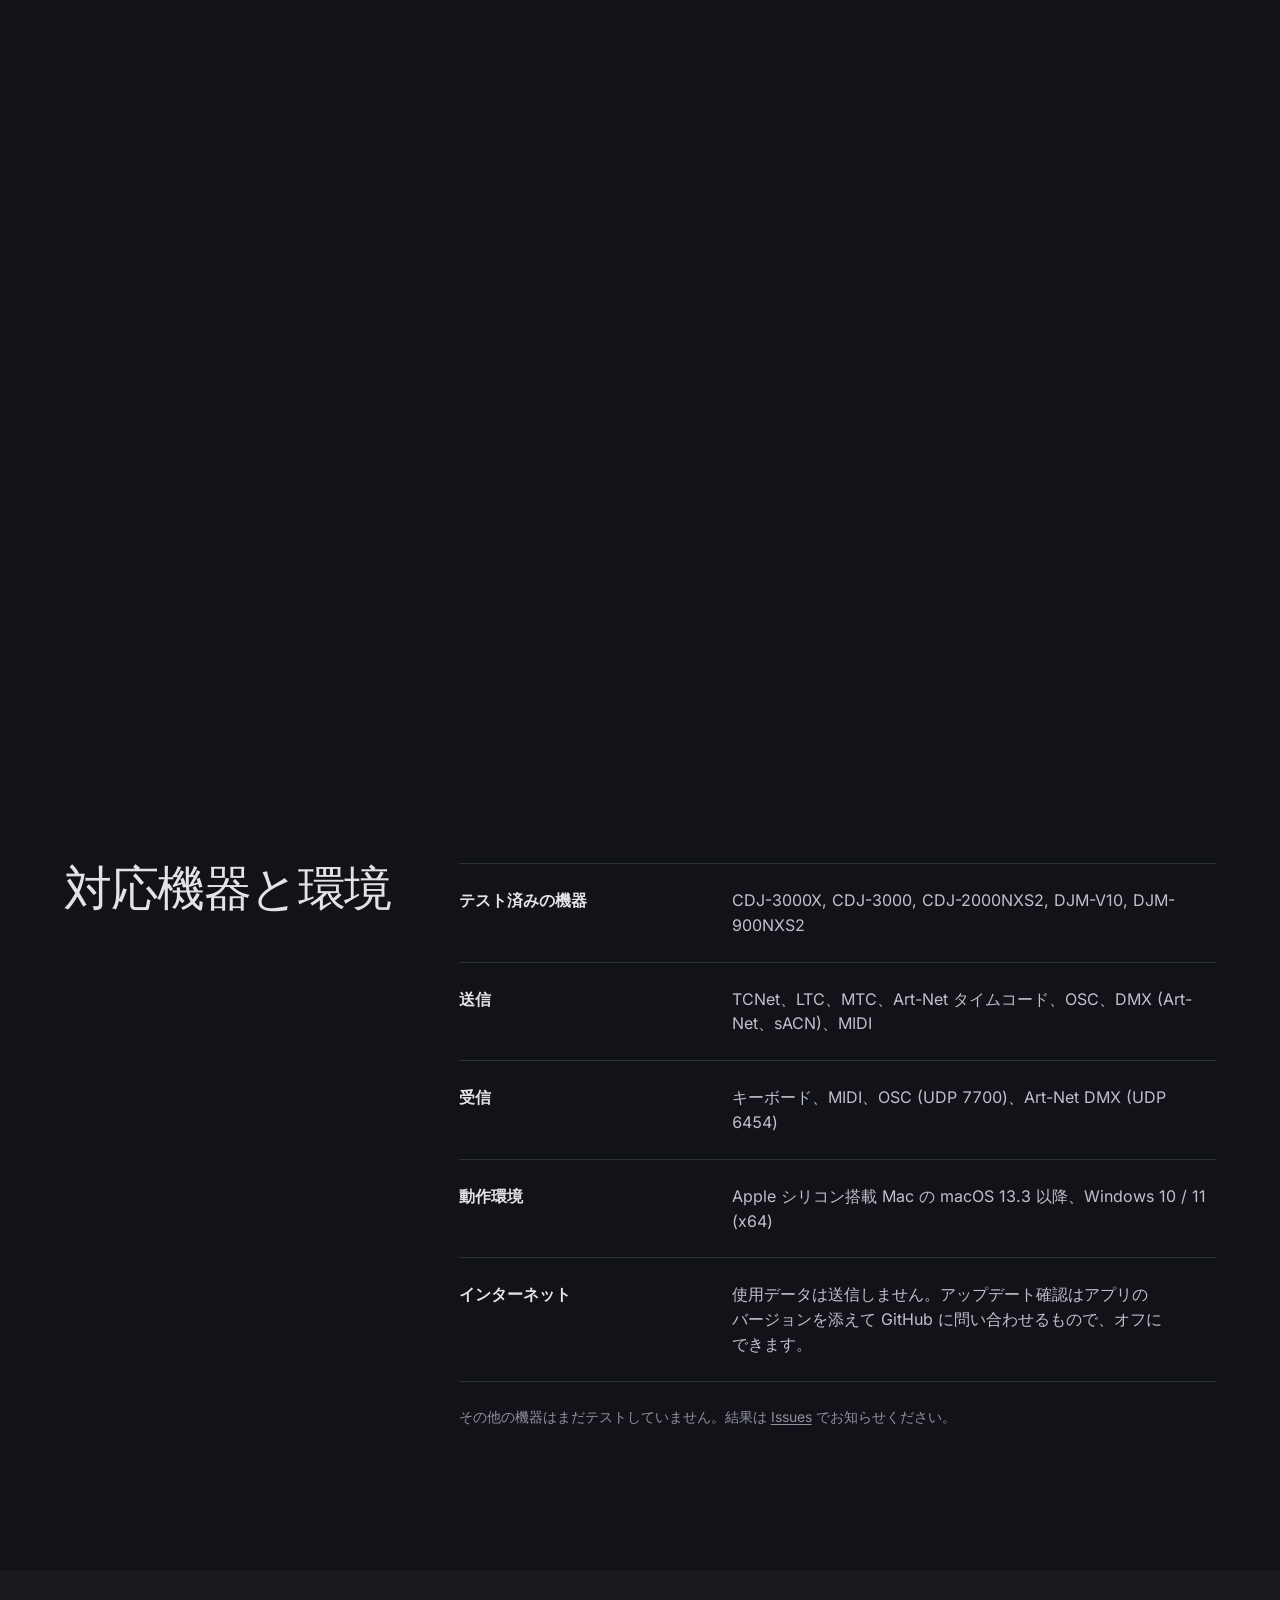
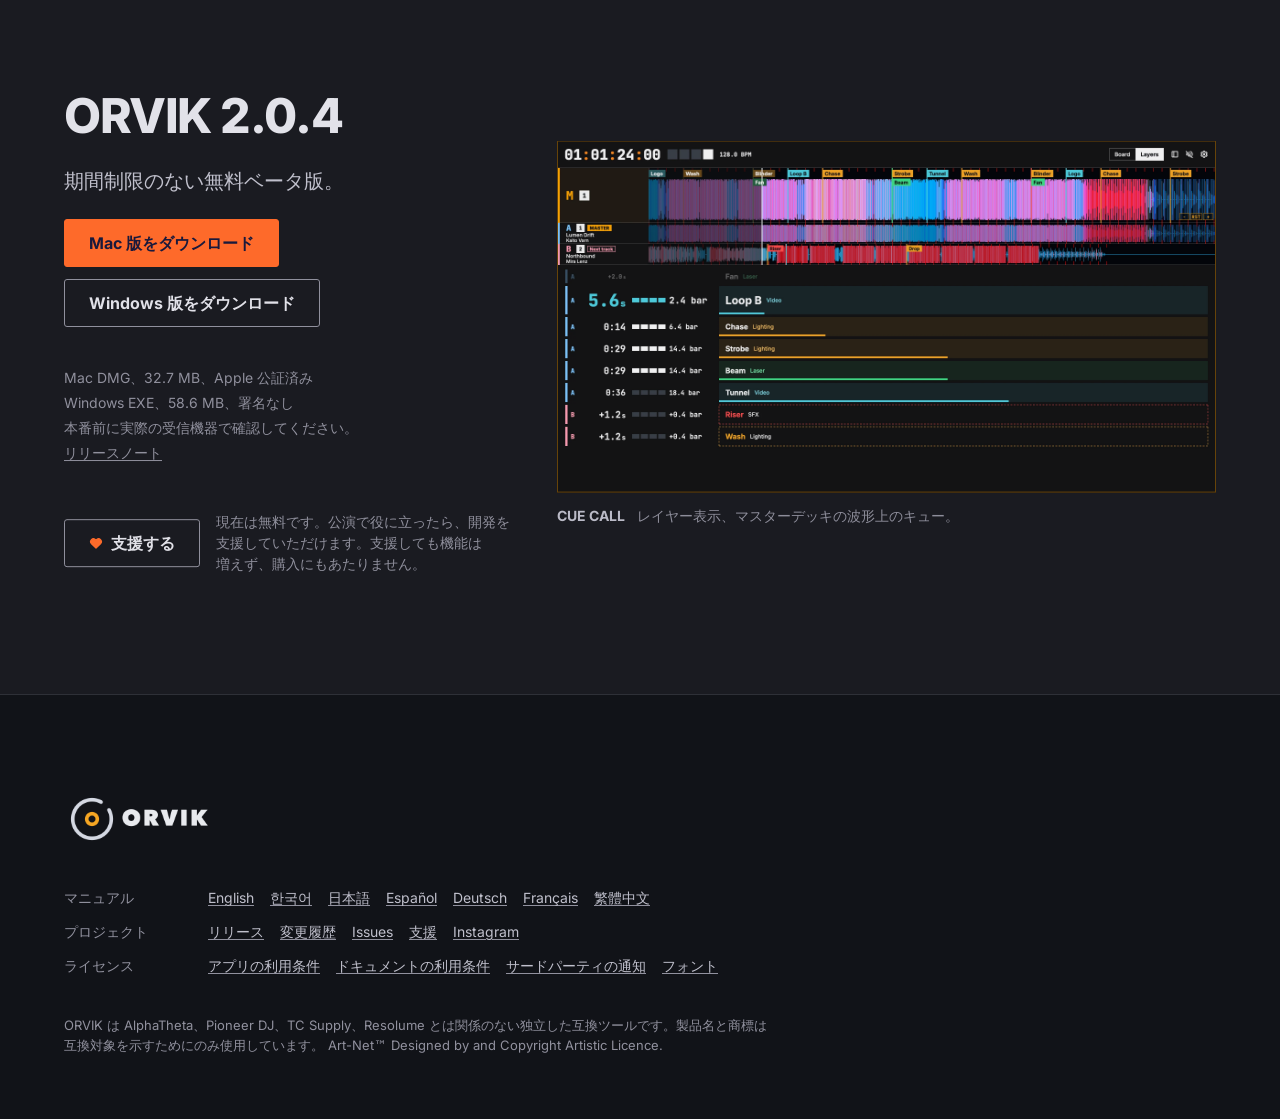
<file: docs/ja/index.html>
<!doctype html>
<html lang="ja">
<head>
<meta charset="utf-8">
<meta name="viewport" content="width=device-width, initial-scale=1, viewport-fit=cover">
<title>ORVIK</title>
<meta name="description" content="ORVIK は PRO DJ LINK 上の CDJ と DJM を読み取り、TCNet、SMPTE タイムコード、OSC、DMX、MIDI として送信します。macOS と Windows 向けの無料ベータ版。">
<meta name="theme-color" content="#111318">
<meta property="og:title" content="ORVIK">
<meta property="og:description" content="CDJ と DJM のデータを TCNet、SMPTE タイムコード、OSC、DMX、MIDI として送信します。">
<meta property="og:image" content="https://zesminseok.github.io/ORVIK/site/img/social.png">
<meta property="og:type" content="website">
<link rel="icon" href="../site/img/icon.png">
<link rel="alternate" hreflang="en" href="../">
<link rel="alternate" hreflang="ko" href="../ko/">
<link rel="alternate" hreflang="ja" href="../ja/">
<link rel="alternate" hreflang="es" href="../es/">
<link rel="alternate" hreflang="de" href="../de/">
<link rel="alternate" hreflang="fr" href="../fr/">
<link rel="alternate" hreflang="zh-TW" href="../zh-tw/">
<link rel="alternate" hreflang="x-default" href="../">
<script src="../site/lang.js"></script>
<link rel="preload" href="../site/fonts/jetbrains-mono-700-latin.woff2" as="font" type="font/woff2" crossorigin>
<link rel="stylesheet" href="../site/site.css">
<script>document.documentElement.classList.add('js')</script>
</head>
<body>
<header class="nav">
  <div class="container nav-row">
    <nav aria-label="サイト">
      <ul class="nav-links">
        <li><a href="../manual/ja/">マニュアル</a></li>
        <li class="nav-wide"><a href="https://github.com/Zesminseok/ORVIK/blob/main/CHANGELOG.md">変更履歴</a></li>
        <li><a href="https://github.com/Zesminseok/ORVIK">GitHub</a></li>
        <li><a class="nav-sponsor" href="https://github.com/sponsors/zesminseok"><svg class="heart" viewBox="0 0 16 16" width="14" height="14" aria-hidden="true"><path d="M8 13.6 2.6 8.3a3.2 3.2 0 0 1 4.5-4.5L8 4.7l.9-.9a3.2 3.2 0 0 1 4.5 4.5z" fill="currentColor" stroke="currentColor" stroke-width="1.5" stroke-linejoin="round"/></svg><span>支援</span></a></li>
        <li><details class="langs"><summary>日本語</summary><ul><li><a href="../" hreflang="en" lang="en">English</a></li><li><a href="../ko/" hreflang="ko" lang="ko">한국어</a></li><li><a href="../ja/" hreflang="ja" lang="ja" aria-current="page">日本語</a></li><li><a href="../es/" hreflang="es" lang="es">Español</a></li><li><a href="../de/" hreflang="de" lang="de">Deutsch</a></li><li><a href="../fr/" hreflang="fr" lang="fr">Français</a></li><li><a href="../zh-tw/" hreflang="zh-TW" lang="zh-TW">繁體中文</a></li></ul></details></li>
      </ul>
    </nav>
  </div>
</header>
<div class="bar" data-bar hidden>
  <div class="container bar-row">
    <a class="bar-mark" href="#"><img src="../site/img/wordmark-hero.png" alt="ORVIK" width="783" height="242"></a>
    <nav class="bar-rail" aria-label="チャプター">
      <a href="#ch-decks" data-ch="0">デッキ</a>
      <a href="#ch-smpte" data-ch="1">SMPTE 出力</a>
      <a href="#ch-output" data-ch="2">出力</a>
      <a href="#ch-setlist" data-ch="3">セットリスト</a>
      <a href="#ch-mixer" data-ch="4">ミキサー</a>
      <a href="#ch-cuecall" data-ch="5">キューコール</a>
    </nav>
    <div class="bar-get">
      <a class="btn btn-primary" data-asset="mac" href="https://github.com/Zesminseok/ORVIK/releases/download/v2.0.4/ORVIK-2.0.4-mac-arm64.dmg">Mac<span class="bar-long"> 版をダウンロード</span></a>
      <a class="btn btn-secondary" data-asset="win" href="https://github.com/Zesminseok/ORVIK/releases/download/v2.0.4/ORVIK-2.0.4-win-x64.exe">Windows<span class="bar-long"> 版をダウンロード</span></a>
    </div>
  </div>
  <div class="bar-line" aria-hidden="true"><span></span></div>
</div>

<main>
  <section class="hero">
    <div class="container banner-grid">
      <h1 class="name"><img src="../site/img/wordmark-hero.png" alt="ORVIK" width="783" height="242"></h1>
      <div class="banner-aside">
        <p class="lead">CDJ と DJM のデータを TCNet、SMPTE タイムコード、OSC、DMX、MIDI として送信します。</p>
        <div class="actions">
          <a class="btn btn-primary" data-asset="mac" href="https://github.com/Zesminseok/ORVIK/releases/download/v2.0.4/ORVIK-2.0.4-mac-arm64.dmg">Mac 版をダウンロード</a>
          <a class="btn btn-secondary" data-asset="win" href="https://github.com/Zesminseok/ORVIK/releases/download/v2.0.4/ORVIK-2.0.4-win-x64.exe">Windows 版をダウンロード</a>
        </div>
        <p class="meta">バージョン <span data-version>2.0.4</span>、無料ベータ版。Apple シリコン搭載 Mac の macOS 13.3 以降、Windows 10 / 11。</p>
      </div>
    </div>
  </section>

  <section class="story" data-story aria-label="ORVIK の動作画面">
    <div class="container story-inner">
      <article class="chapter" id="ch-decks" data-layout="top" aria-labelledby="ch-decks-title">
        <div class="ch-copy">
          <h2 id="ch-decks-title" class="ch-title">リンク上の全デッキを一画面に。</h2>
          <p class="lead ch-text">すべてのプレーヤーの再生位置、BPM、波形、キューを、プレーヤーが送るとおりに表示。</p>
        </div>
        <figure class="plate ch-plate" data-kind="product" data-live="decks">
          <div class="live-host"><div class="live-zoom"><img src="../site/img/decks.webp" alt="ORVIK の DECKS ページ、プレーヤー 4 台の波形、タイムコード、BPM、SMPTE レイヤーボタン" width="2880" height="1540" fetchpriority="high"></div></div>
          <figcaption><b>デッキ</b></figcaption>
        </figure>
      </article>
      <article class="chapter" id="ch-smpte" data-layout="bottom-flip" aria-labelledby="ch-smpte-title">
        <div class="ch-copy">
          <h2 id="ch-smpte-title" class="ch-title">タイムコードとして出力。</h2>
          <p class="lead ch-text">レイヤー A、B、MASTER の LTC、MTC、<span class="nw">Art-Net</span> タイムコード。</p>
        </div>
        <figure class="plate ch-plate" data-kind="product" data-live="smpte">
          <div class="live-host"><div class="live-zoom"><img src="../site/img/smpte.webp" alt="SMPTE OUT ページ、レイヤー A、B、MASTER の LTC、MTC、Art-Net タイムコード設定" width="2880" height="1540" loading="lazy"></div></div>
          <figcaption><b>SMPTE 出力</b></figcaption>
        </figure>
      </article>
      <article class="chapter" id="ch-output" data-layout="top-flip" aria-labelledby="ch-output-title">
        <div class="ch-copy">
          <h2 id="ch-output-title" class="ch-title">あらゆる受信機器へ。</h2>
          <p class="lead ch-text">デッキとミキサーの値を OSC、<span class="nw">Art-Net</span> または sACN の DMX、MIDI に変換するノードエディター。</p>
        </div>
        <figure class="plate ch-plate" data-kind="product">
          <div class="live-host"><div class="live-zoom"><img src="../site/img/output.webp" alt="OUTPUT ページ、デッキの値を OSC、DMX、MIDI の送信先につなぐノードエディター" width="2880" height="1540" loading="lazy"></div></div>
          <figcaption><b>出力</b></figcaption>
        </figure>
      </article>
      <article class="chapter" id="ch-setlist" data-layout="bottom" aria-labelledby="ch-setlist-title">
        <div class="ch-copy">
          <h2 id="ch-setlist-title" class="ch-title">すべての瞬間にキューを。</h2>
          <p class="lead ch-text">曲ごとにタイムコードオフセットを設定し、キューが拍に合わせて OSC、DMX、MIDI を送信します。</p>
        </div>
        <figure class="plate ch-plate" data-kind="product">
          <div class="live-host"><div class="live-zoom"><img src="../site/img/setlist.webp" alt="SET LIST ページ、4 曲のタイムコードオフセットと波形上のキューエディター" width="2880" height="1540" loading="lazy"></div></div>
          <figcaption><b>セットリスト</b></figcaption>
        </figure>
      </article>
      <article class="chapter" id="ch-mixer" data-layout="top" aria-labelledby="ch-mixer-title">
        <div class="ch-copy">
          <h2 id="ch-mixer-title" class="ch-title">ミキサーの動きをそのままに。</h2>
          <p class="lead ch-text">DJM が伝えるフェーダー、EQ、FX、レベルメーター。画面は DJM-900NXS2。</p>
        </div>
        <figure class="plate ch-plate" data-kind="product">
          <div class="live-host"><div class="live-zoom"><img src="../site/img/mixer.webp" alt="MIXER ページ、DJM-900NXS2 のチャンネルフェーダー、EQ、FX、レベルメーター" width="2880" height="1540" loading="lazy"></div></div>
          <figcaption><b>ミキサー</b></figcaption>
        </figure>
      </article>
      <article class="chapter" id="ch-cuecall" data-layout="bottom-flip" aria-labelledby="ch-cuecall-title">
        <div class="ch-copy">
          <h2 id="ch-cuecall-title" class="ch-title">スタッフの耳に届くキューコール。</h2>
          <p class="lead ch-text">グループごとの次のキューと残り時間、音声コール。同じカウントダウンはスマートフォンの /cuecall でも。</p>
        </div>
        <figure class="plate ch-plate" data-kind="product" data-live="board">
          <div class="live-host"><div class="live-zoom"><img src="../site/img/cuecall-board.webp" alt="CUE CALL ボード、Lighting、Video、SFX、Laser グループのカウントダウン" width="2880" height="1540" loading="lazy"></div></div>
          <figcaption><b>キューコール</b></figcaption>
        </figure>
      </article>
    </div>
  </section>

  <section class="specs" id="specs" aria-labelledby="specs-head">
    <div class="container specs-grid">
      <h2 id="specs-head">対応機器と環境</h2>
      <div class="specs-body">
        <dl class="rows">
          <div class="row"><dt>テスト済みの機器</dt><dd>CDJ-3000X, CDJ-3000, CDJ-2000NXS2, DJM-V10, DJM-900NXS2</dd></div>
          <div class="row"><dt>送信</dt><dd>TCNet、LTC、MTC、Art-Net タイムコード、OSC、DMX (Art-Net、sACN)、MIDI</dd></div>
          <div class="row"><dt>受信</dt><dd>キーボード、MIDI、OSC (UDP <span class="num">7700</span>)、Art-Net DMX (UDP <span class="num">6454</span>)</dd></div>
          <div class="row"><dt>動作環境</dt><dd>Apple シリコン搭載 Mac の macOS 13.3 以降、Windows 10 / 11 (x64)</dd></div>
          <div class="row"><dt>インターネット</dt><dd>使用データは送信しません。アップデート確認はアプリのバージョンを添えて GitHub に問い合わせるもので、オフにできます。</dd></div>
        </dl>
        <p class="note">その他の機器はまだテストしていません。結果は <a href="https://github.com/Zesminseok/ORVIK/issues">Issues</a> でお知らせください。</p>
      </div>
    </div>
  </section>

  <section class="get" id="download" aria-labelledby="get-head">
    <div class="container split split-get">
      <div class="split-text">
        <h2 id="get-head">ORVIK <span data-version>2.0.4</span></h2>
        <p class="lead">期間制限のない無料ベータ版。</p>
        <div class="actions">
          <a class="btn btn-primary" data-asset="mac" href="https://github.com/Zesminseok/ORVIK/releases/download/v2.0.4/ORVIK-2.0.4-mac-arm64.dmg">Mac 版をダウンロード</a>
          <a class="btn btn-secondary" data-asset="win" href="https://github.com/Zesminseok/ORVIK/releases/download/v2.0.4/ORVIK-2.0.4-win-x64.exe">Windows 版をダウンロード</a>
        </div>
        <ul class="meta meta-lines"><li>Mac DMG、<span data-size="mac">32.7 MB</span>、Apple 公証済み</li><li>Windows EXE、<span data-size="win">58.6 MB</span>、署名なし</li><li>本番前に実際の受信機器で確認してください。</li><li><a data-notes href="https://github.com/Zesminseok/ORVIK/releases/tag/v2.0.4">リリースノート</a></li></ul>
        <div class="support"><a class="btn btn-secondary" href="https://github.com/sponsors/zesminseok"><svg class="heart" viewBox="0 0 16 16" width="14" height="14" aria-hidden="true"><path d="M8 13.6 2.6 8.3a3.2 3.2 0 0 1 4.5-4.5L8 4.7l.9-.9a3.2 3.2 0 0 1 4.5 4.5z" fill="currentColor" stroke="currentColor" stroke-width="1.5" stroke-linejoin="round"/></svg>支援する</a><p class="meta">現在は無料です。公演で役に立ったら、開発を支援していただけます。支援しても機能は増えず、購入にもあたりません。</p></div>
      </div>
      <figure class="plate split-visual" data-kind="product">
        <img src="../site/img/cuecall-layers.webp" alt="CUE CALL のレイヤー表示、マスターデッキの波形と各グループのキューのタイムライン" width="2880" height="1540" loading="lazy">
        <figcaption><b>CUE CALL</b> レイヤー表示、マスターデッキの波形上のキュー。</figcaption>
      </figure>
    </div>
  </section>
</main>

<footer class="mast">
  <div class="container">
    <img class="mast-mark" src="../site/img/wordmark.png" alt="ORVIK" width="168" height="56" loading="lazy">
    <dl class="foot-rows">
      <div><dt>マニュアル</dt><dd>
        <a href="../manual/">English</a>
        <a href="../manual/ko/" lang="ko">한국어</a>
        <a href="../manual/ja/" lang="ja">日本語</a>
        <a href="../manual/es/" lang="es">Español</a>
        <a href="../manual/de/" lang="de">Deutsch</a>
        <a href="../manual/fr/" lang="fr">Français</a>
        <a href="../manual/zh-tw/" lang="zh-TW">繁體中文</a>
      </dd></div>
      <div><dt>プロジェクト</dt><dd>
        <a href="https://github.com/Zesminseok/ORVIK/releases">リリース</a>
        <a href="https://github.com/Zesminseok/ORVIK/blob/main/CHANGELOG.md">変更履歴</a>
        <a href="https://github.com/Zesminseok/ORVIK/issues">Issues</a>
        <a href="https://github.com/sponsors/zesminseok">支援</a>
        <a href="https://instagram.com/zes_minseok">Instagram</a>
      </dd></div>
      <div><dt>ライセンス</dt><dd>
        <a href="https://github.com/Zesminseok/ORVIK/blob/main/BINARY_LICENSE.md">アプリの利用条件</a>
        <a href="https://github.com/Zesminseok/ORVIK/blob/main/LICENSE">ドキュメントの利用条件</a>
        <a href="https://github.com/Zesminseok/ORVIK/blob/main/THIRD_PARTY_NOTICES.md">サードパーティの通知</a>
        <a href="../site/fonts/LICENSE.txt">フォント</a>
      </dd></div>
    </dl>
    <p class="legal">ORVIK は AlphaTheta、Pioneer DJ、TC Supply、Resolume とは関係のない独立した互換ツールです。製品名と商標は互換対象を示すためにのみ使用しています。 Art-Net™ Designed by and Copyright Artistic Licence.</p>
  </div>
</footer>
<script src="../site/vendor/gsap-3.12.5/gsap.min.js" defer></script>
<script src="../site/vendor/gsap-3.12.5/ScrollTrigger.min.js" defer></script>
<script src="../site/live.js" defer></script>
<script src="../site/site.js" defer></script>
</body>
</html>
</file>
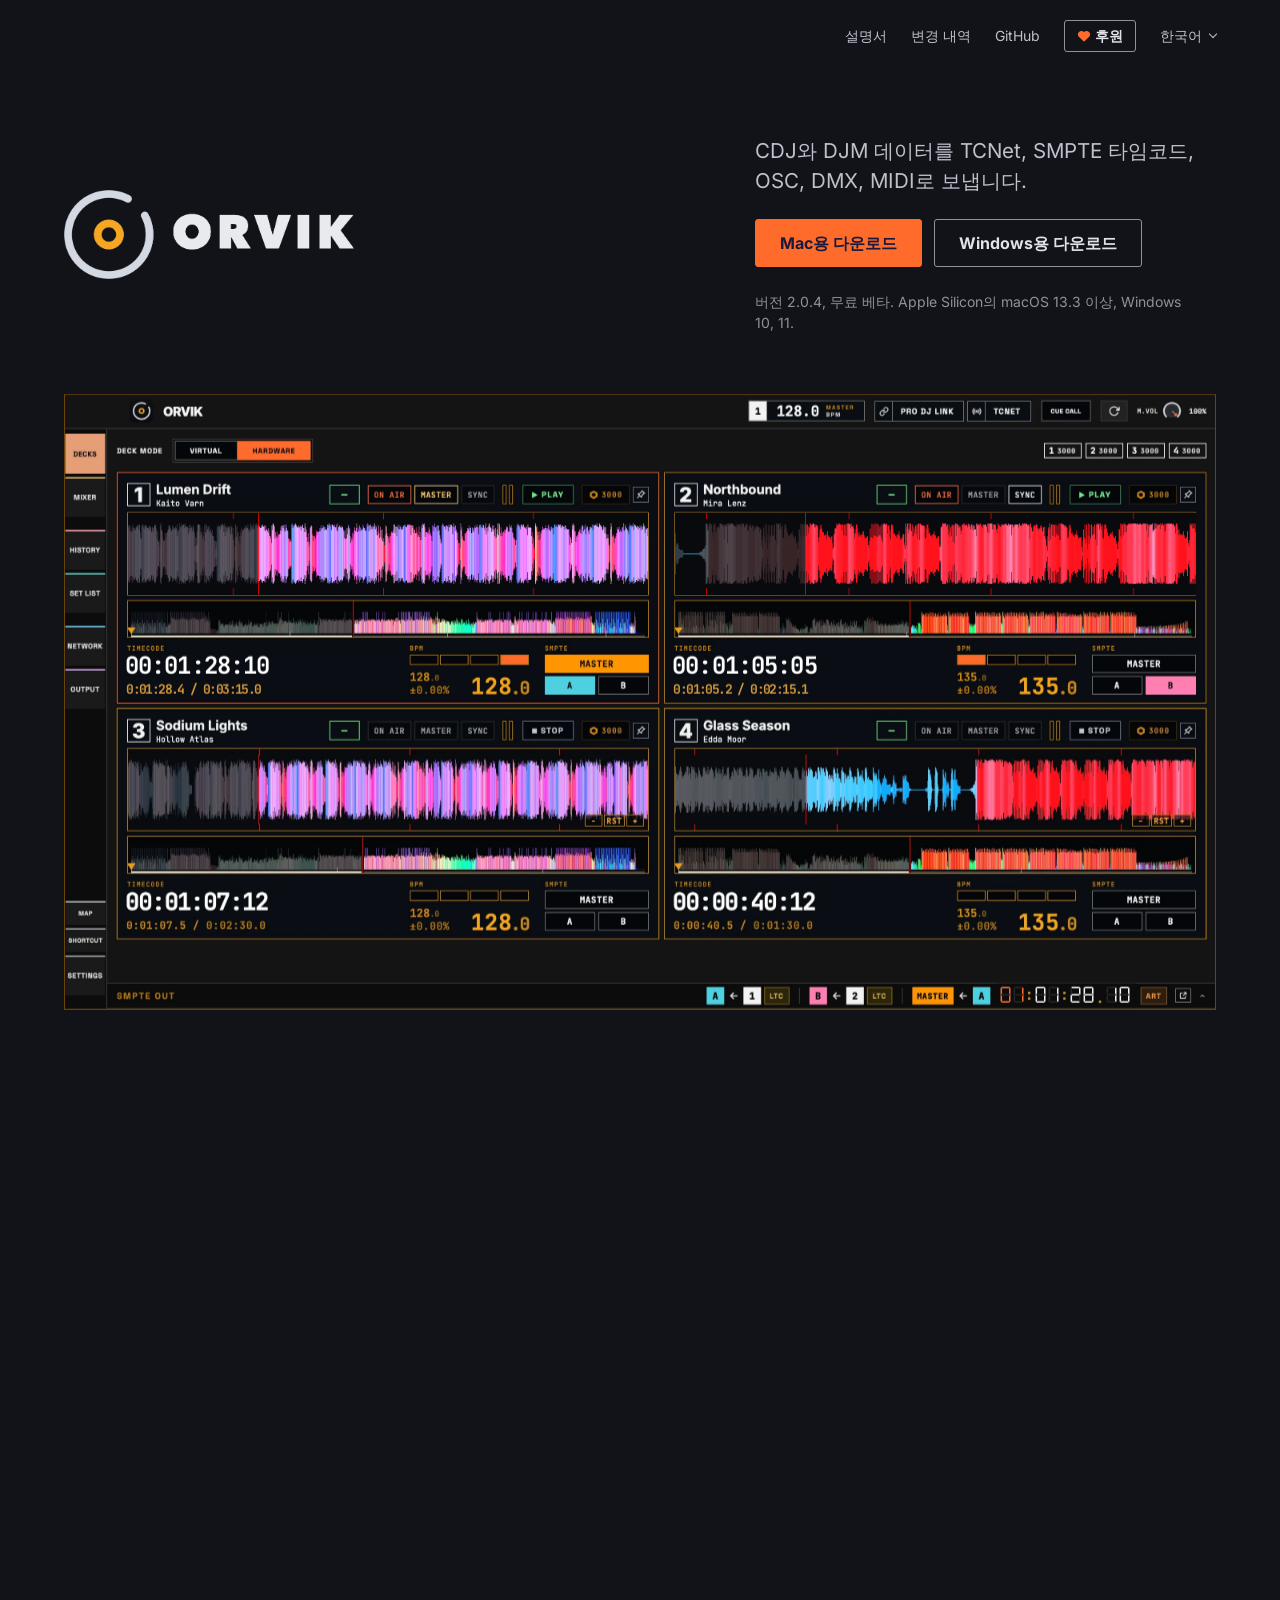
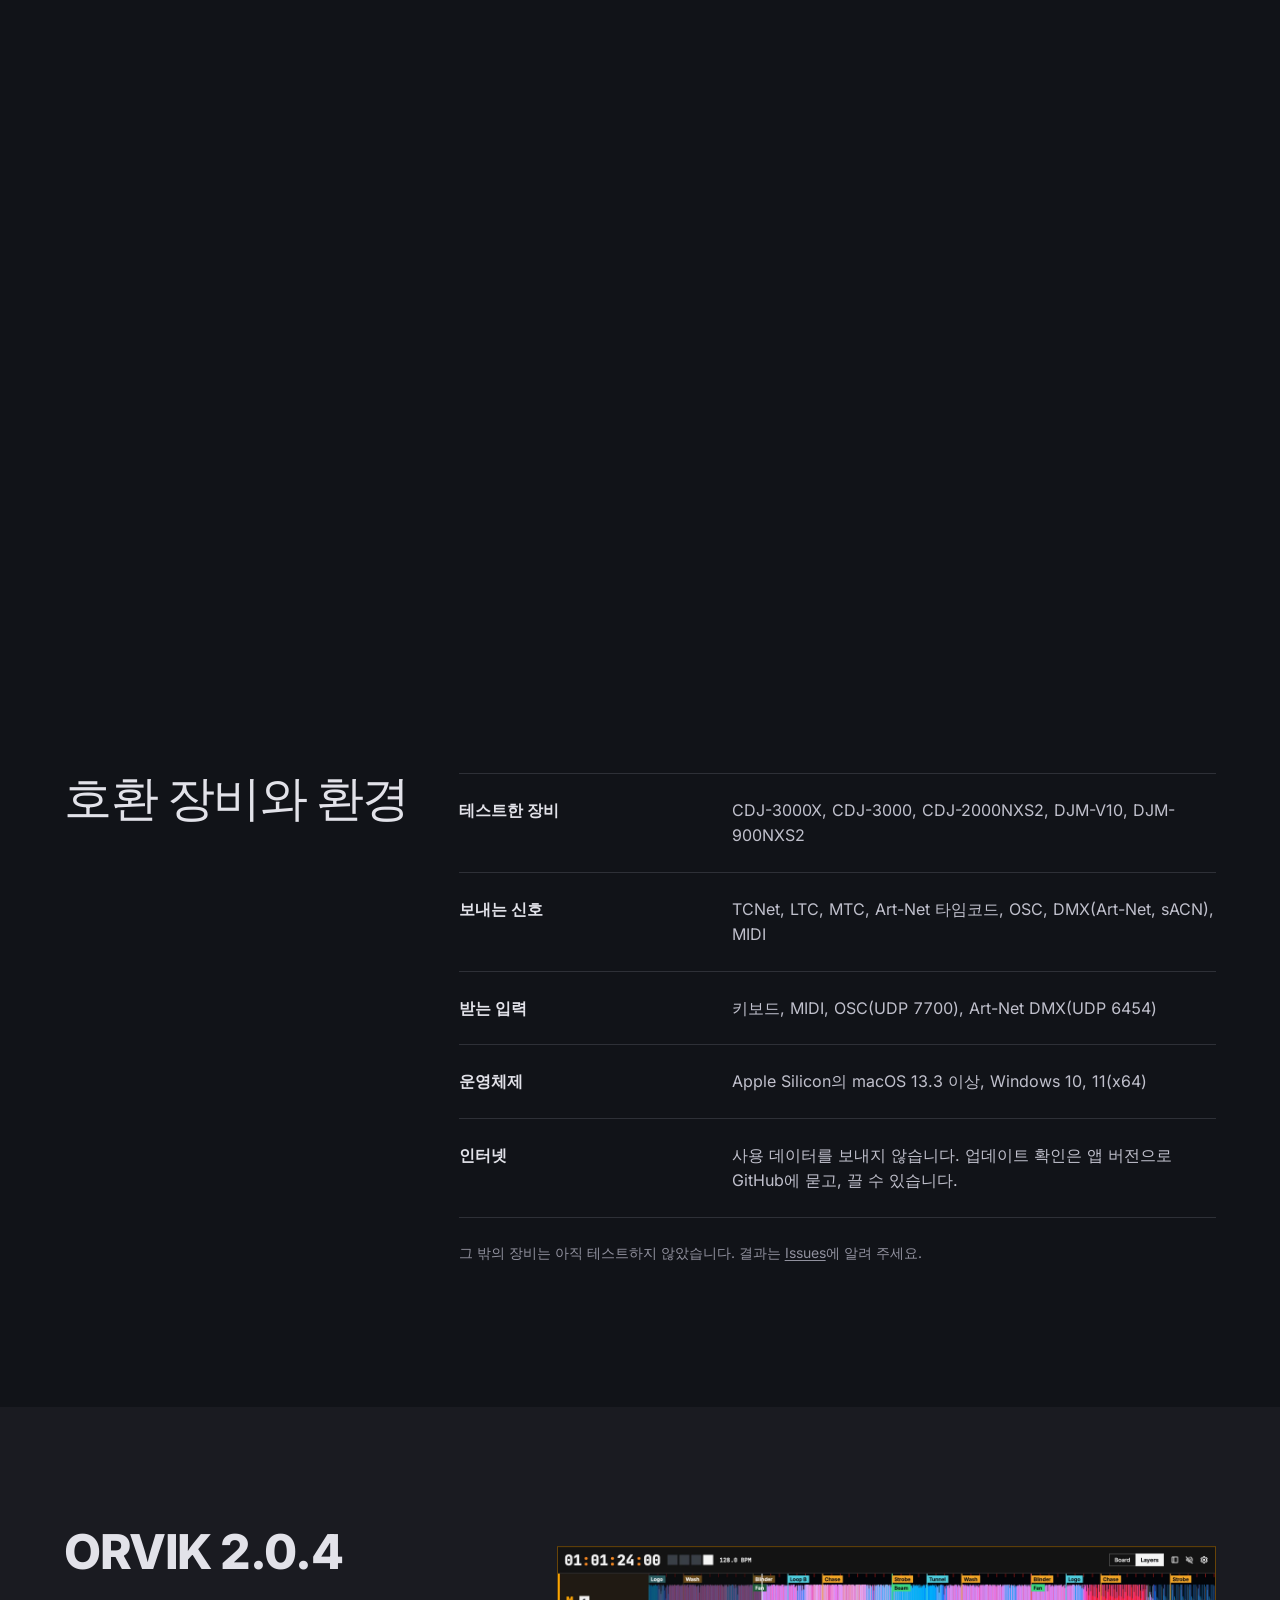
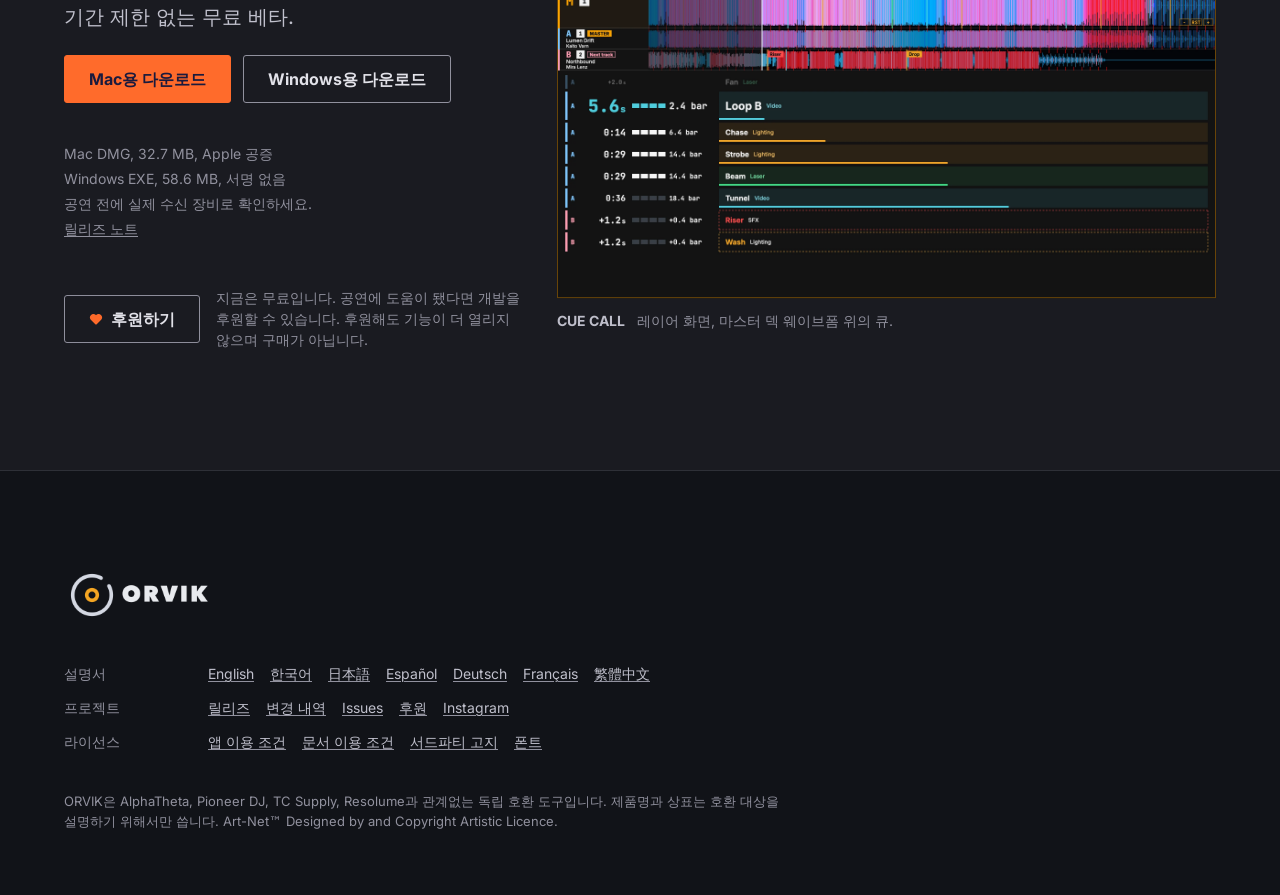
<file: docs/ko/index.html>
<!doctype html>
<html lang="ko">
<head>
<meta charset="utf-8">
<meta name="viewport" content="width=device-width, initial-scale=1, viewport-fit=cover">
<title>ORVIK</title>
<meta name="description" content="ORVIK은 PRO DJ LINK의 CDJ와 DJM을 읽어 TCNet, SMPTE 타임코드, OSC, DMX, MIDI로 보냅니다. macOS, Windows용 무료 베타.">
<meta name="theme-color" content="#111318">
<meta property="og:title" content="ORVIK">
<meta property="og:description" content="CDJ와 DJM 데이터를 TCNet, SMPTE 타임코드, OSC, DMX, MIDI로 보냅니다.">
<meta property="og:image" content="https://zesminseok.github.io/ORVIK/site/img/social.png">
<meta property="og:type" content="website">
<link rel="icon" href="../site/img/icon.png">
<link rel="alternate" hreflang="en" href="../">
<link rel="alternate" hreflang="ko" href="../ko/">
<link rel="alternate" hreflang="ja" href="../ja/">
<link rel="alternate" hreflang="es" href="../es/">
<link rel="alternate" hreflang="de" href="../de/">
<link rel="alternate" hreflang="fr" href="../fr/">
<link rel="alternate" hreflang="zh-TW" href="../zh-tw/">
<link rel="alternate" hreflang="x-default" href="../">
<script src="../site/lang.js"></script>
<link rel="preload" href="../site/fonts/jetbrains-mono-700-latin.woff2" as="font" type="font/woff2" crossorigin>
<link rel="stylesheet" href="../site/site.css">
<script>document.documentElement.classList.add('js')</script>
</head>
<body>
<header class="nav">
  <div class="container nav-row">
    <nav aria-label="사이트">
      <ul class="nav-links">
        <li><a href="../manual/ko/">설명서</a></li>
        <li class="nav-wide"><a href="https://github.com/Zesminseok/ORVIK/blob/main/CHANGELOG.ko.md">변경 내역</a></li>
        <li><a href="https://github.com/Zesminseok/ORVIK/blob/main/README.ko.md">GitHub</a></li>
        <li><a class="nav-sponsor" href="https://github.com/sponsors/zesminseok"><svg class="heart" viewBox="0 0 16 16" width="14" height="14" aria-hidden="true"><path d="M8 13.6 2.6 8.3a3.2 3.2 0 0 1 4.5-4.5L8 4.7l.9-.9a3.2 3.2 0 0 1 4.5 4.5z" fill="currentColor" stroke="currentColor" stroke-width="1.5" stroke-linejoin="round"/></svg><span>후원</span></a></li>
        <li><details class="langs"><summary>한국어</summary><ul><li><a href="../" hreflang="en" lang="en">English</a></li><li><a href="../ko/" hreflang="ko" lang="ko" aria-current="page">한국어</a></li><li><a href="../ja/" hreflang="ja" lang="ja">日本語</a></li><li><a href="../es/" hreflang="es" lang="es">Español</a></li><li><a href="../de/" hreflang="de" lang="de">Deutsch</a></li><li><a href="../fr/" hreflang="fr" lang="fr">Français</a></li><li><a href="../zh-tw/" hreflang="zh-TW" lang="zh-TW">繁體中文</a></li></ul></details></li>
      </ul>
    </nav>
  </div>
</header>
<div class="bar" data-bar hidden>
  <div class="container bar-row">
    <a class="bar-mark" href="#"><img src="../site/img/wordmark-hero.png" alt="ORVIK" width="783" height="242"></a>
    <nav class="bar-rail" aria-label="장 목록">
      <a href="#ch-decks" data-ch="0">덱</a>
      <a href="#ch-smpte" data-ch="1">SMPTE 출력</a>
      <a href="#ch-output" data-ch="2">출력</a>
      <a href="#ch-setlist" data-ch="3">세트 리스트</a>
      <a href="#ch-mixer" data-ch="4">믹서</a>
      <a href="#ch-cuecall" data-ch="5">큐 콜</a>
    </nav>
    <div class="bar-get">
      <a class="btn btn-primary" data-asset="mac" href="https://github.com/Zesminseok/ORVIK/releases/download/v2.0.4/ORVIK-2.0.4-mac-arm64.dmg">Mac<span class="bar-long">용 다운로드</span></a>
      <a class="btn btn-secondary" data-asset="win" href="https://github.com/Zesminseok/ORVIK/releases/download/v2.0.4/ORVIK-2.0.4-win-x64.exe">Windows<span class="bar-long">용 다운로드</span></a>
    </div>
  </div>
  <div class="bar-line" aria-hidden="true"><span></span></div>
</div>

<main>
  <section class="hero">
    <div class="container banner-grid">
      <h1 class="name"><img src="../site/img/wordmark-hero.png" alt="ORVIK" width="783" height="242"></h1>
      <div class="banner-aside">
        <p class="lead">CDJ와 DJM 데이터를 TCNet, SMPTE 타임코드, OSC, DMX, MIDI로 보냅니다.</p>
        <div class="actions">
          <a class="btn btn-primary" data-asset="mac" href="https://github.com/Zesminseok/ORVIK/releases/download/v2.0.4/ORVIK-2.0.4-mac-arm64.dmg">Mac용 다운로드</a>
          <a class="btn btn-secondary" data-asset="win" href="https://github.com/Zesminseok/ORVIK/releases/download/v2.0.4/ORVIK-2.0.4-win-x64.exe">Windows용 다운로드</a>
        </div>
        <p class="meta">버전 <span data-version>2.0.4</span>, 무료 베타. Apple Silicon의 macOS 13.3 이상, Windows 10, 11.</p>
      </div>
    </div>
  </section>

  <section class="story" data-story aria-label="ORVIK 작동 화면">
    <div class="container story-inner">
      <article class="chapter" id="ch-decks" data-layout="top" aria-labelledby="ch-decks-title">
        <div class="ch-copy">
          <h2 id="ch-decks-title" class="ch-title">링크의 모든 덱을 한 화면에.</h2>
          <p class="lead ch-text">링크에 연결된 모든 플레이어의 위치, BPM, 웨이브폼, 큐를 플레이어가 보내는 그대로.</p>
        </div>
        <figure class="plate ch-plate" data-kind="product" data-live="decks">
          <div class="live-host"><div class="live-zoom"><img src="../site/img/decks.webp" alt="ORVIK DECKS 페이지, 플레이어 네 대의 웨이브폼, 타임코드, BPM, SMPTE 레이어 버튼" width="2880" height="1540" fetchpriority="high"></div></div>
          <figcaption><b>덱</b></figcaption>
        </figure>
      </article>
      <article class="chapter" id="ch-smpte" data-layout="bottom-flip" aria-labelledby="ch-smpte-title">
        <div class="ch-copy">
          <h2 id="ch-smpte-title" class="ch-title">타임코드로 내보내기.</h2>
          <p class="lead ch-text">레이어 A, B, MASTER의 LTC, MTC, <span class="nw">Art-Net</span> 타임코드.</p>
        </div>
        <figure class="plate ch-plate" data-kind="product" data-live="smpte">
          <div class="live-host"><div class="live-zoom"><img src="../site/img/smpte.webp" alt="SMPTE OUT 페이지, 레이어 A, B, MASTER의 LTC, MTC, Art-Net 타임코드 설정" width="2880" height="1540" loading="lazy"></div></div>
          <figcaption><b>SMPTE 출력</b></figcaption>
        </figure>
      </article>
      <article class="chapter" id="ch-output" data-layout="top-flip" aria-labelledby="ch-output-title">
        <div class="ch-copy">
          <h2 id="ch-output-title" class="ch-title">모든 수신 장비로.</h2>
          <p class="lead ch-text">덱과 믹서 값을 OSC, <span class="nw">Art-Net</span>이나 sACN DMX, MIDI로 바꾸는 노드 편집기.</p>
        </div>
        <figure class="plate ch-plate" data-kind="product">
          <div class="live-host"><div class="live-zoom"><img src="../site/img/output.webp" alt="OUTPUT 페이지, 덱 값을 OSC, DMX, MIDI 대상으로 잇는 노드 편집기" width="2880" height="1540" loading="lazy"></div></div>
          <figcaption><b>출력</b></figcaption>
        </figure>
      </article>
      <article class="chapter" id="ch-setlist" data-layout="bottom" aria-labelledby="ch-setlist-title">
        <div class="ch-copy">
          <h2 id="ch-setlist-title" class="ch-title">순간마다 큐 하나.</h2>
          <p class="lead ch-text">곡마다 타임코드 오프셋을 두고, 큐가 박에 맞춰 OSC, DMX, MIDI를 보냅니다.</p>
        </div>
        <figure class="plate ch-plate" data-kind="product">
          <div class="live-host"><div class="live-zoom"><img src="../site/img/setlist.webp" alt="SET LIST 페이지, 곡 네 개의 타임코드 오프셋과 웨이브폼 위의 큐 편집기" width="2880" height="1540" loading="lazy"></div></div>
          <figcaption><b>세트 리스트</b></figcaption>
        </figure>
      </article>
      <article class="chapter" id="ch-mixer" data-layout="top" aria-labelledby="ch-mixer-title">
        <div class="ch-copy">
          <h2 id="ch-mixer-title" class="ch-title">믹서가 움직이는 그대로.</h2>
          <p class="lead ch-text">DJM이 알려 주는 페이더, EQ, FX, 레벨 미터. 화면은 DJM-900NXS2.</p>
        </div>
        <figure class="plate ch-plate" data-kind="product">
          <div class="live-host"><div class="live-zoom"><img src="../site/img/mixer.webp" alt="MIXER 페이지, DJM-900NXS2의 채널 페이더, EQ, FX, 레벨 미터" width="2880" height="1540" loading="lazy"></div></div>
          <figcaption><b>믹서</b></figcaption>
        </figure>
      </article>
      <article class="chapter" id="ch-cuecall" data-layout="bottom-flip" aria-labelledby="ch-cuecall-title">
        <div class="ch-copy">
          <h2 id="ch-cuecall-title" class="ch-title">스태프 귀에 들리는 큐 콜.</h2>
          <p class="lead ch-text">그룹별 다음 큐와 남은 시간, 음성 안내, 같은 카운트다운을 폰에서 /cuecall로.</p>
        </div>
        <figure class="plate ch-plate" data-kind="product" data-live="board">
          <div class="live-host"><div class="live-zoom"><img src="../site/img/cuecall-board.webp" alt="CUE CALL 보드, Lighting, Video, SFX, Laser 그룹의 카운트다운" width="2880" height="1540" loading="lazy"></div></div>
          <figcaption><b>큐 콜</b></figcaption>
        </figure>
      </article>
    </div>
  </section>

  <section class="specs" id="specs" aria-labelledby="specs-head">
    <div class="container specs-grid">
      <h2 id="specs-head">호환 장비와 환경</h2>
      <div class="specs-body">
        <dl class="rows">
          <div class="row"><dt>테스트한 장비</dt><dd>CDJ-3000X, CDJ-3000, CDJ-2000NXS2, DJM-V10, DJM-900NXS2</dd></div>
          <div class="row"><dt>보내는 신호</dt><dd>TCNet, LTC, MTC, Art-Net 타임코드, OSC, DMX(Art-Net, sACN), MIDI</dd></div>
          <div class="row"><dt>받는 입력</dt><dd>키보드, MIDI, OSC(UDP <span class="num">7700</span>), Art-Net DMX(UDP <span class="num">6454</span>)</dd></div>
          <div class="row"><dt>운영체제</dt><dd>Apple Silicon의 macOS 13.3 이상, Windows 10, 11(x64)</dd></div>
          <div class="row"><dt>인터넷</dt><dd>사용 데이터를 보내지 않습니다. 업데이트 확인은 앱 버전으로 GitHub에 묻고, 끌 수 있습니다.</dd></div>
        </dl>
        <p class="note">그 밖의 장비는 아직 테스트하지 않았습니다. 결과는 <a href="https://github.com/Zesminseok/ORVIK/issues">Issues</a>에 알려 주세요.</p>
      </div>
    </div>
  </section>

  <section class="get" id="download" aria-labelledby="get-head">
    <div class="container split split-get">
      <div class="split-text">
        <h2 id="get-head">ORVIK <span data-version>2.0.4</span></h2>
        <p class="lead">기간 제한 없는 무료 베타.</p>
        <div class="actions">
          <a class="btn btn-primary" data-asset="mac" href="https://github.com/Zesminseok/ORVIK/releases/download/v2.0.4/ORVIK-2.0.4-mac-arm64.dmg">Mac용 다운로드</a>
          <a class="btn btn-secondary" data-asset="win" href="https://github.com/Zesminseok/ORVIK/releases/download/v2.0.4/ORVIK-2.0.4-win-x64.exe">Windows용 다운로드</a>
        </div>
        <ul class="meta meta-lines"><li>Mac DMG, <span data-size="mac">32.7 MB</span>, Apple 공증</li><li>Windows EXE, <span data-size="win">58.6 MB</span>, 서명 없음</li><li>공연 전에 실제 수신 장비로 확인하세요.</li><li><a data-notes href="https://github.com/Zesminseok/ORVIK/releases/tag/v2.0.4">릴리즈 노트</a></li></ul>
        <div class="support"><a class="btn btn-secondary" href="https://github.com/sponsors/zesminseok"><svg class="heart" viewBox="0 0 16 16" width="14" height="14" aria-hidden="true"><path d="M8 13.6 2.6 8.3a3.2 3.2 0 0 1 4.5-4.5L8 4.7l.9-.9a3.2 3.2 0 0 1 4.5 4.5z" fill="currentColor" stroke="currentColor" stroke-width="1.5" stroke-linejoin="round"/></svg>후원하기</a><p class="meta">지금은 무료입니다. 공연에 도움이 됐다면 개발을 후원할 수 있습니다. 후원해도 기능이 더 열리지 않으며 구매가 아닙니다.</p></div>
      </div>
      <figure class="plate split-visual" data-kind="product">
        <img src="../site/img/cuecall-layers.webp" alt="CUE CALL 레이어 화면, 마스터 덱 웨이브폼과 그룹별 큐 타임라인" width="2880" height="1540" loading="lazy">
        <figcaption><b>CUE CALL</b> 레이어 화면, 마스터 덱 웨이브폼 위의 큐.</figcaption>
      </figure>
    </div>
  </section>
</main>

<footer class="mast">
  <div class="container">
    <img class="mast-mark" src="../site/img/wordmark.png" alt="ORVIK" width="168" height="56" loading="lazy">
    <dl class="foot-rows">
      <div><dt>설명서</dt><dd>
        <a href="../manual/">English</a>
        <a href="../manual/ko/" lang="ko">한국어</a>
        <a href="../manual/ja/" lang="ja">日本語</a>
        <a href="../manual/es/" lang="es">Español</a>
        <a href="../manual/de/" lang="de">Deutsch</a>
        <a href="../manual/fr/" lang="fr">Français</a>
        <a href="../manual/zh-tw/" lang="zh-TW">繁體中文</a>
      </dd></div>
      <div><dt>프로젝트</dt><dd>
        <a href="https://github.com/Zesminseok/ORVIK/releases">릴리즈</a>
        <a href="https://github.com/Zesminseok/ORVIK/blob/main/CHANGELOG.ko.md">변경 내역</a>
        <a href="https://github.com/Zesminseok/ORVIK/issues">Issues</a>
        <a href="https://github.com/sponsors/zesminseok">후원</a>
        <a href="https://instagram.com/zes_minseok">Instagram</a>
      </dd></div>
      <div><dt>라이선스</dt><dd>
        <a href="https://github.com/Zesminseok/ORVIK/blob/main/BINARY_LICENSE.md">앱 이용 조건</a>
        <a href="https://github.com/Zesminseok/ORVIK/blob/main/LICENSE">문서 이용 조건</a>
        <a href="https://github.com/Zesminseok/ORVIK/blob/main/THIRD_PARTY_NOTICES.md">서드파티 고지</a>
        <a href="../site/fonts/LICENSE.txt">폰트</a>
      </dd></div>
    </dl>
    <p class="legal">ORVIK은 AlphaTheta, Pioneer DJ, TC Supply, Resolume과 관계없는 독립 호환 도구입니다. 제품명과 상표는 호환 대상을 설명하기 위해서만 씁니다. Art-Net™ Designed by and Copyright Artistic Licence.</p>
  </div>
</footer>
<script src="../site/vendor/gsap-3.12.5/gsap.min.js" defer></script>
<script src="../site/vendor/gsap-3.12.5/ScrollTrigger.min.js" defer></script>
<script src="../site/live.js" defer></script>
<script src="../site/site.js" defer></script>
</body>
</html>
</file>
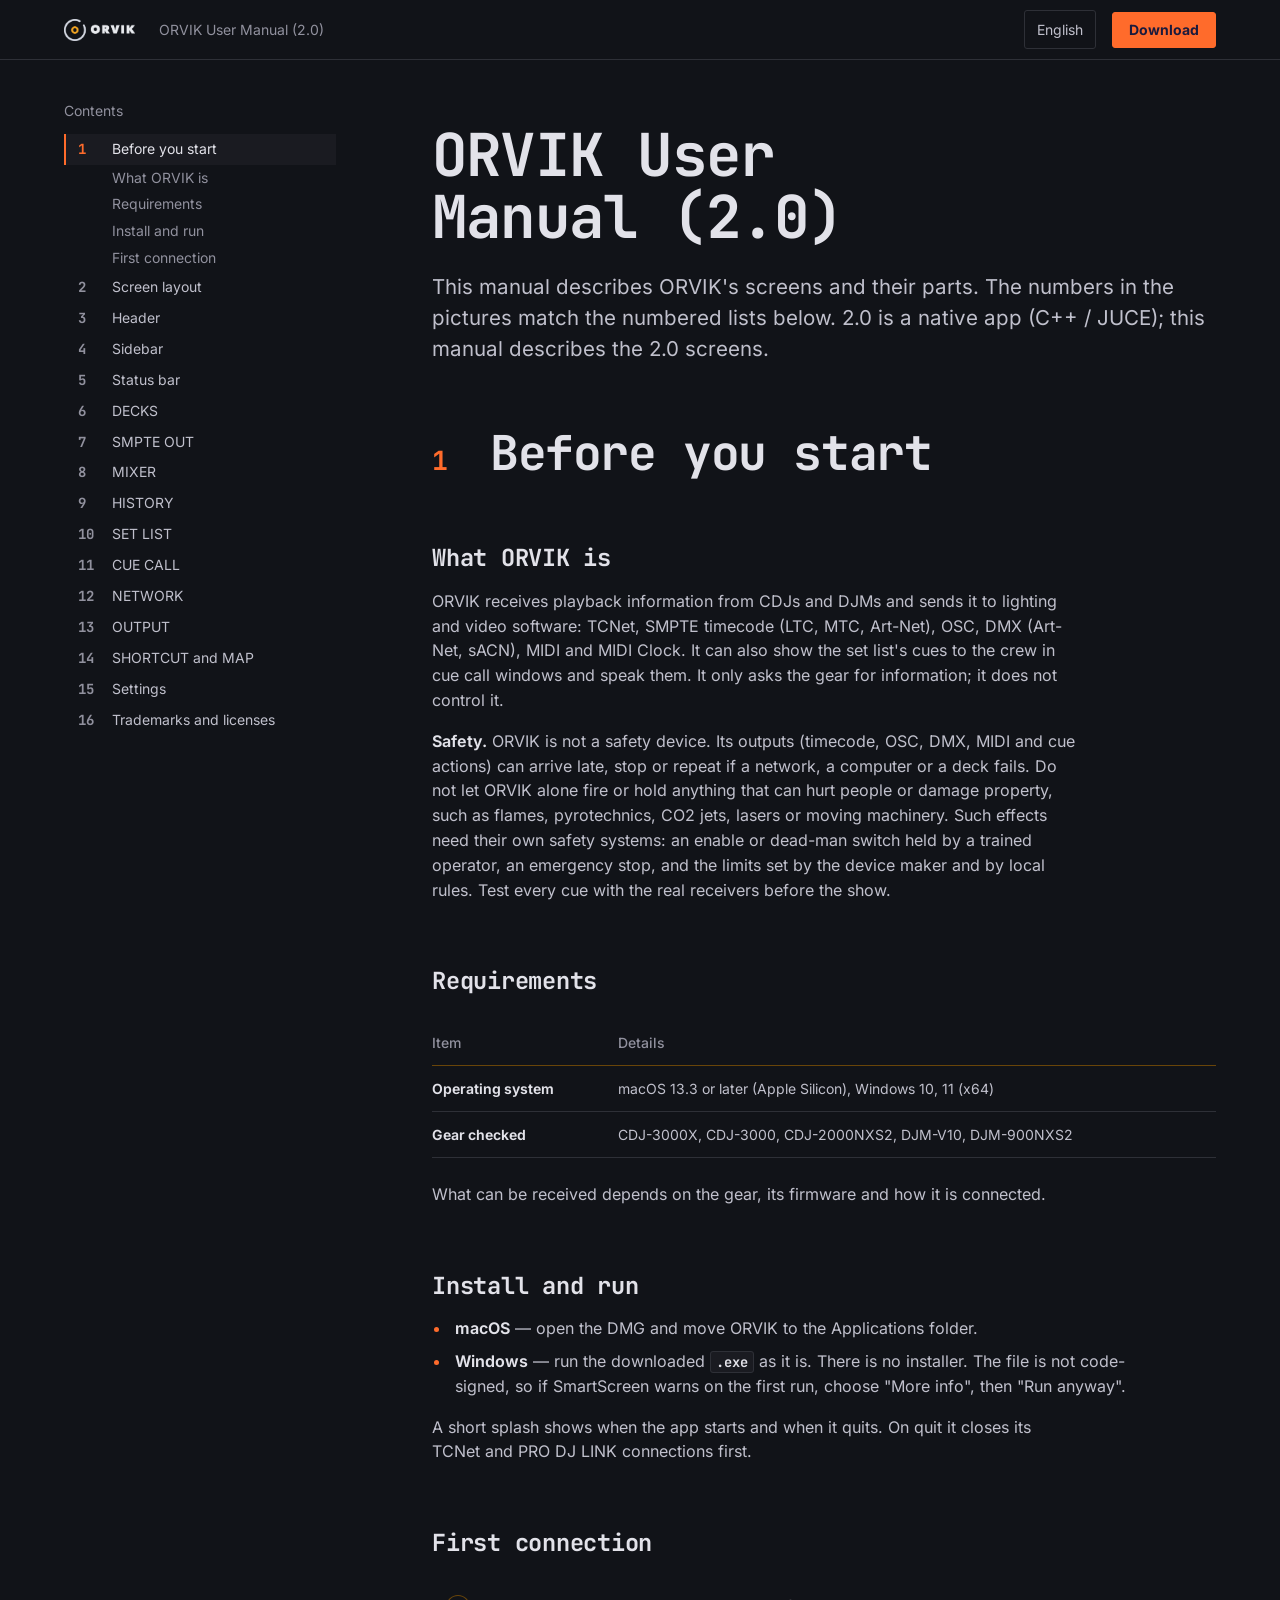
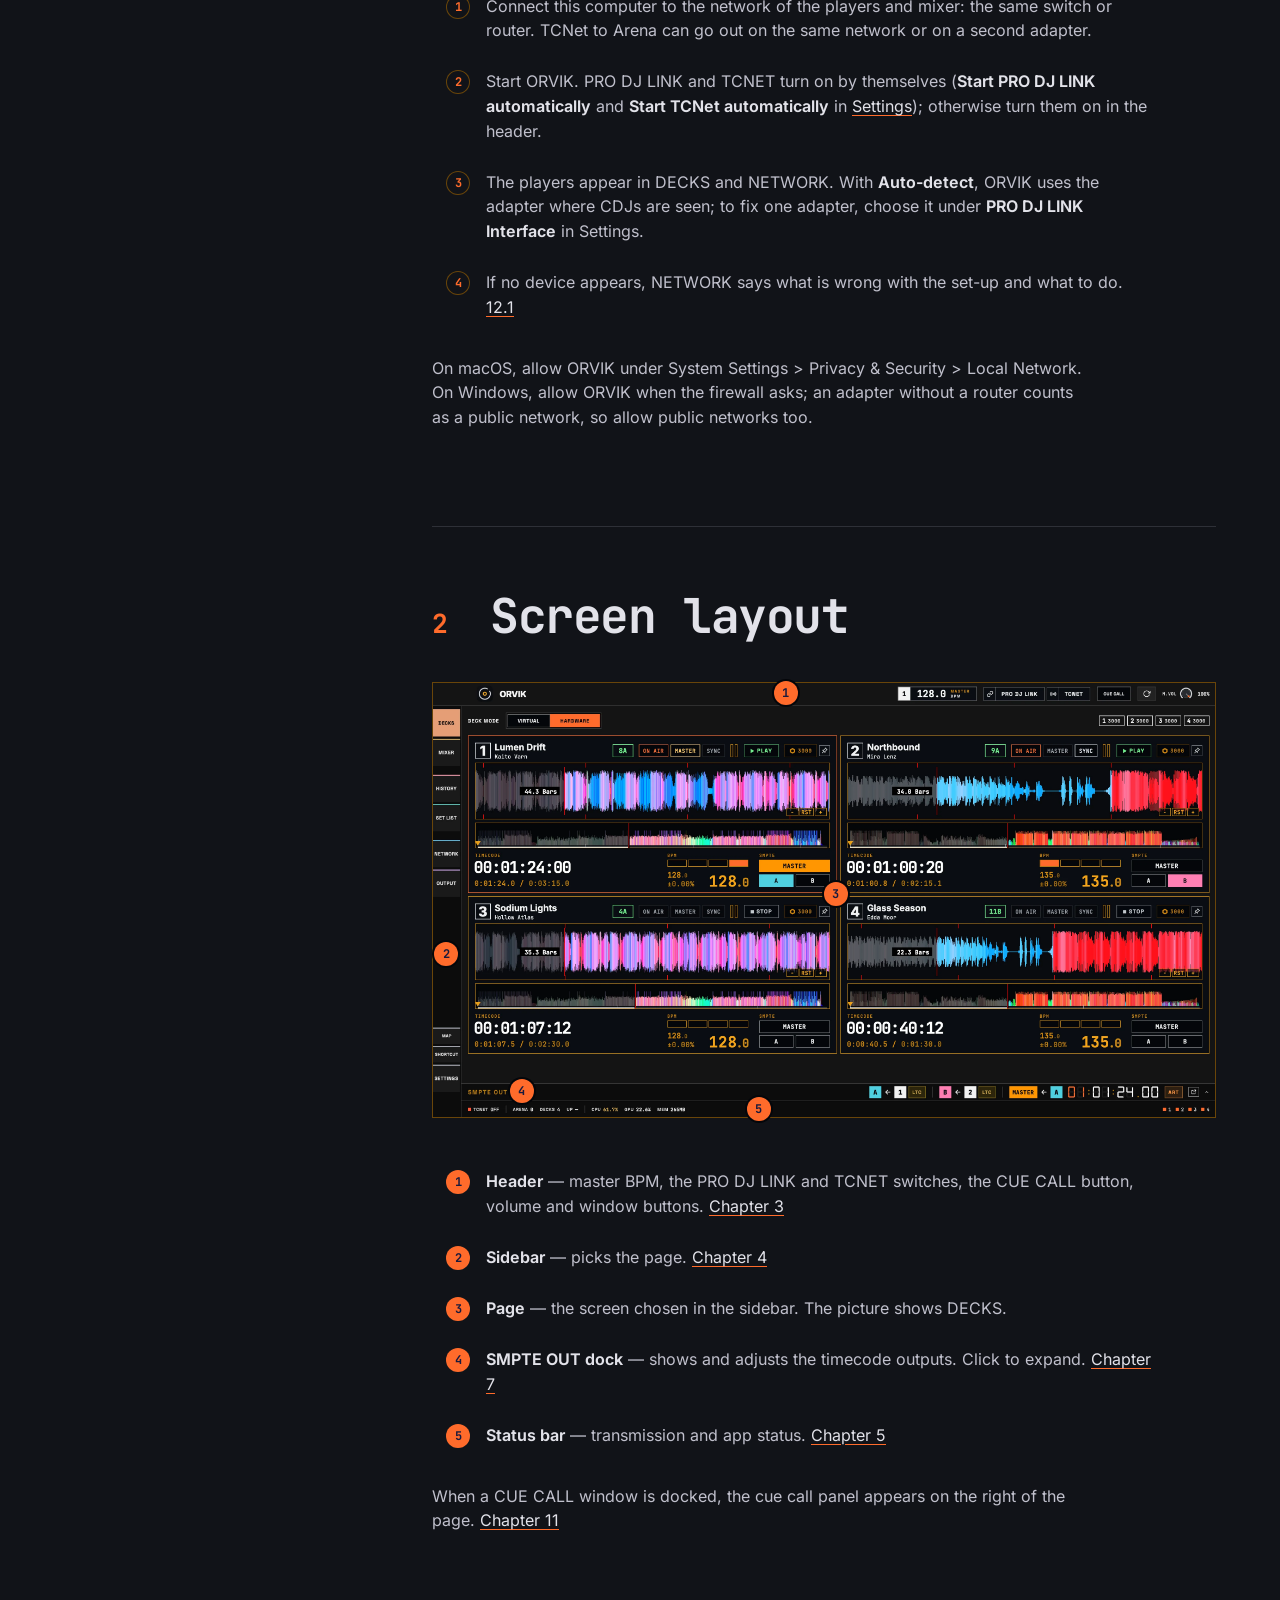
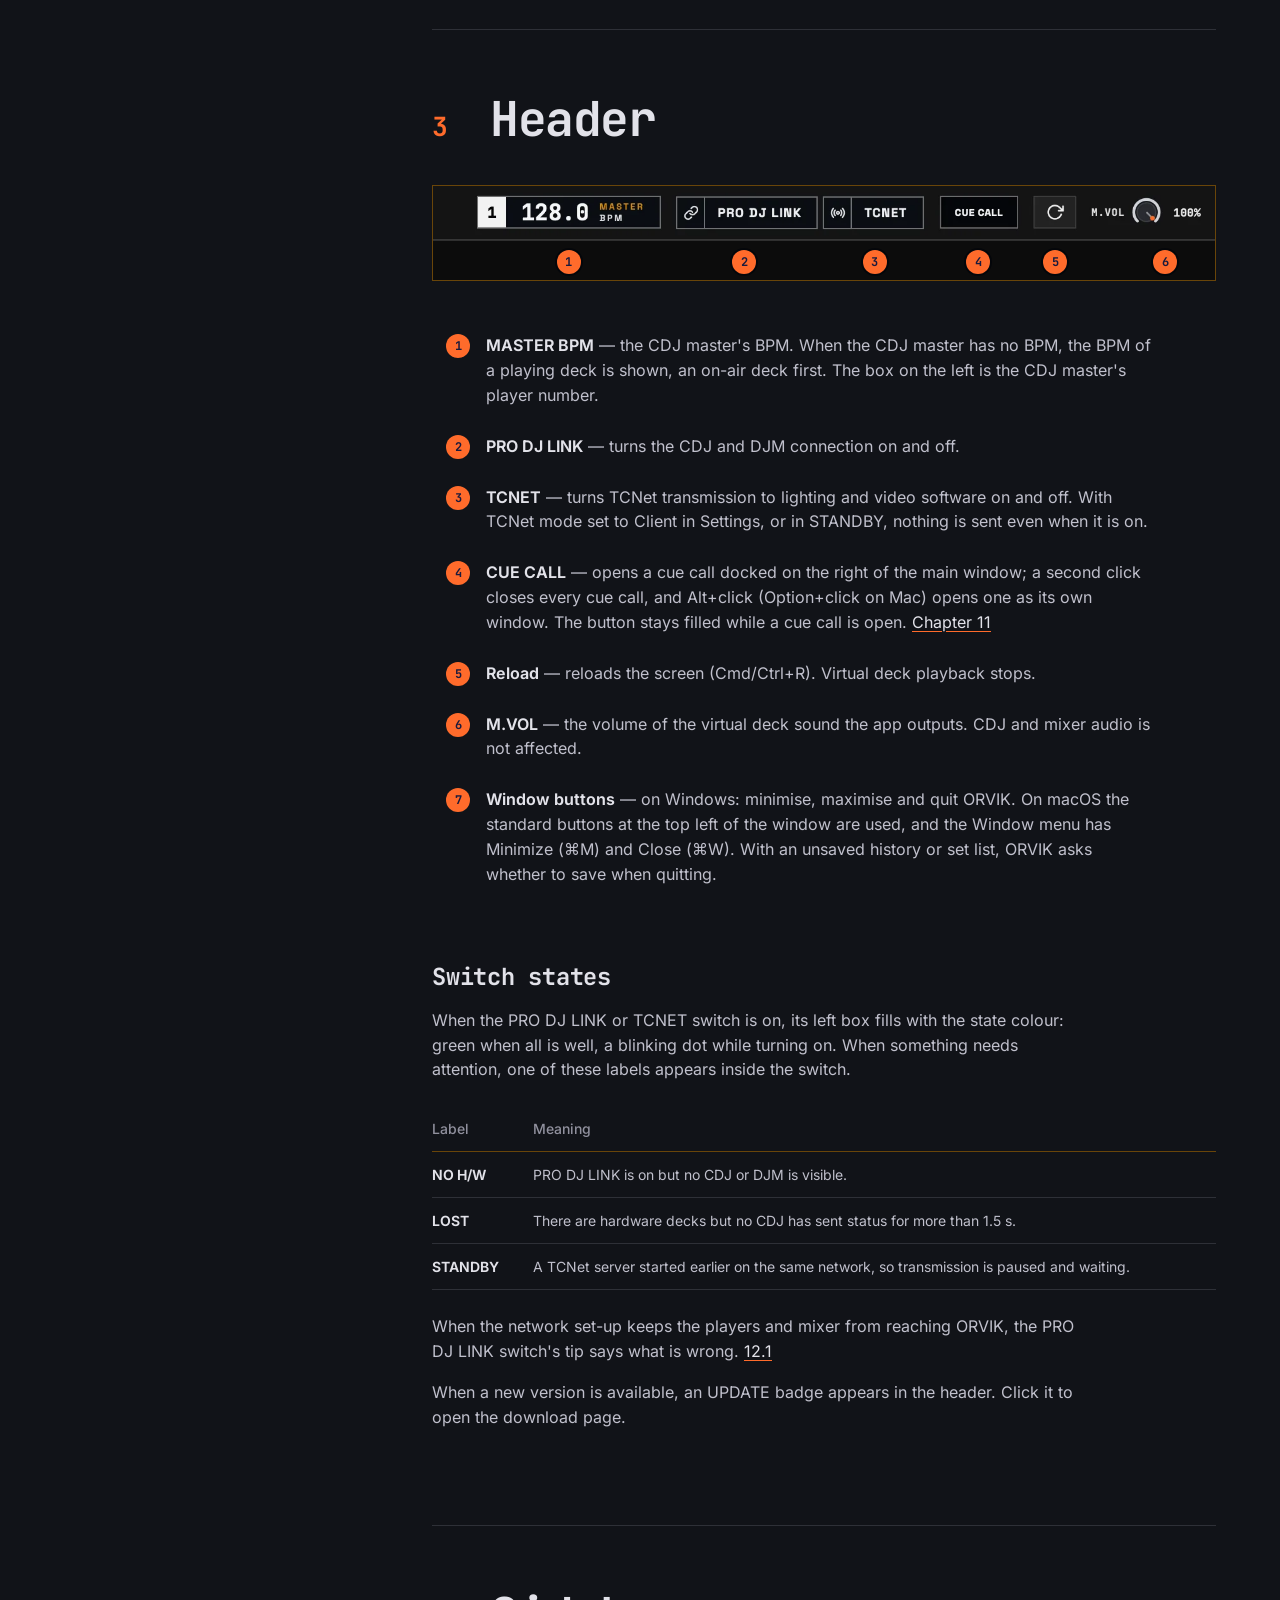
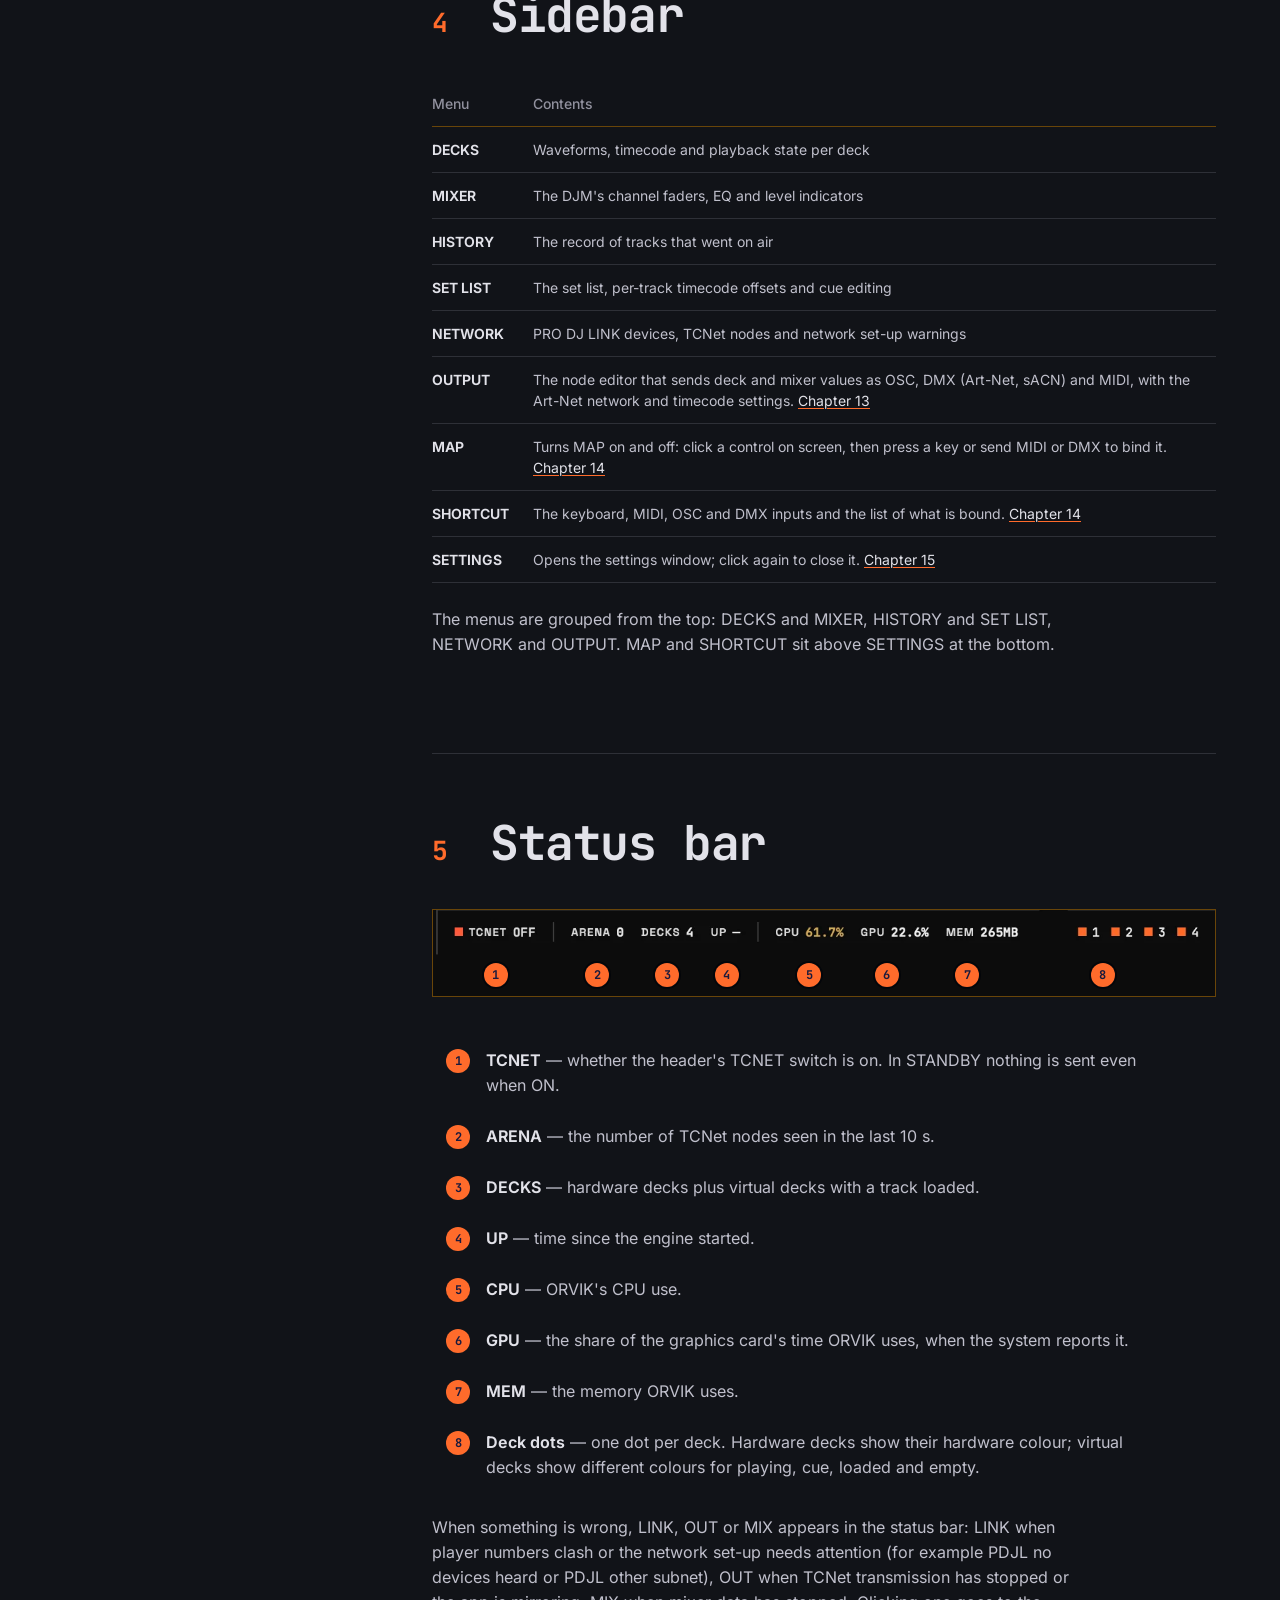
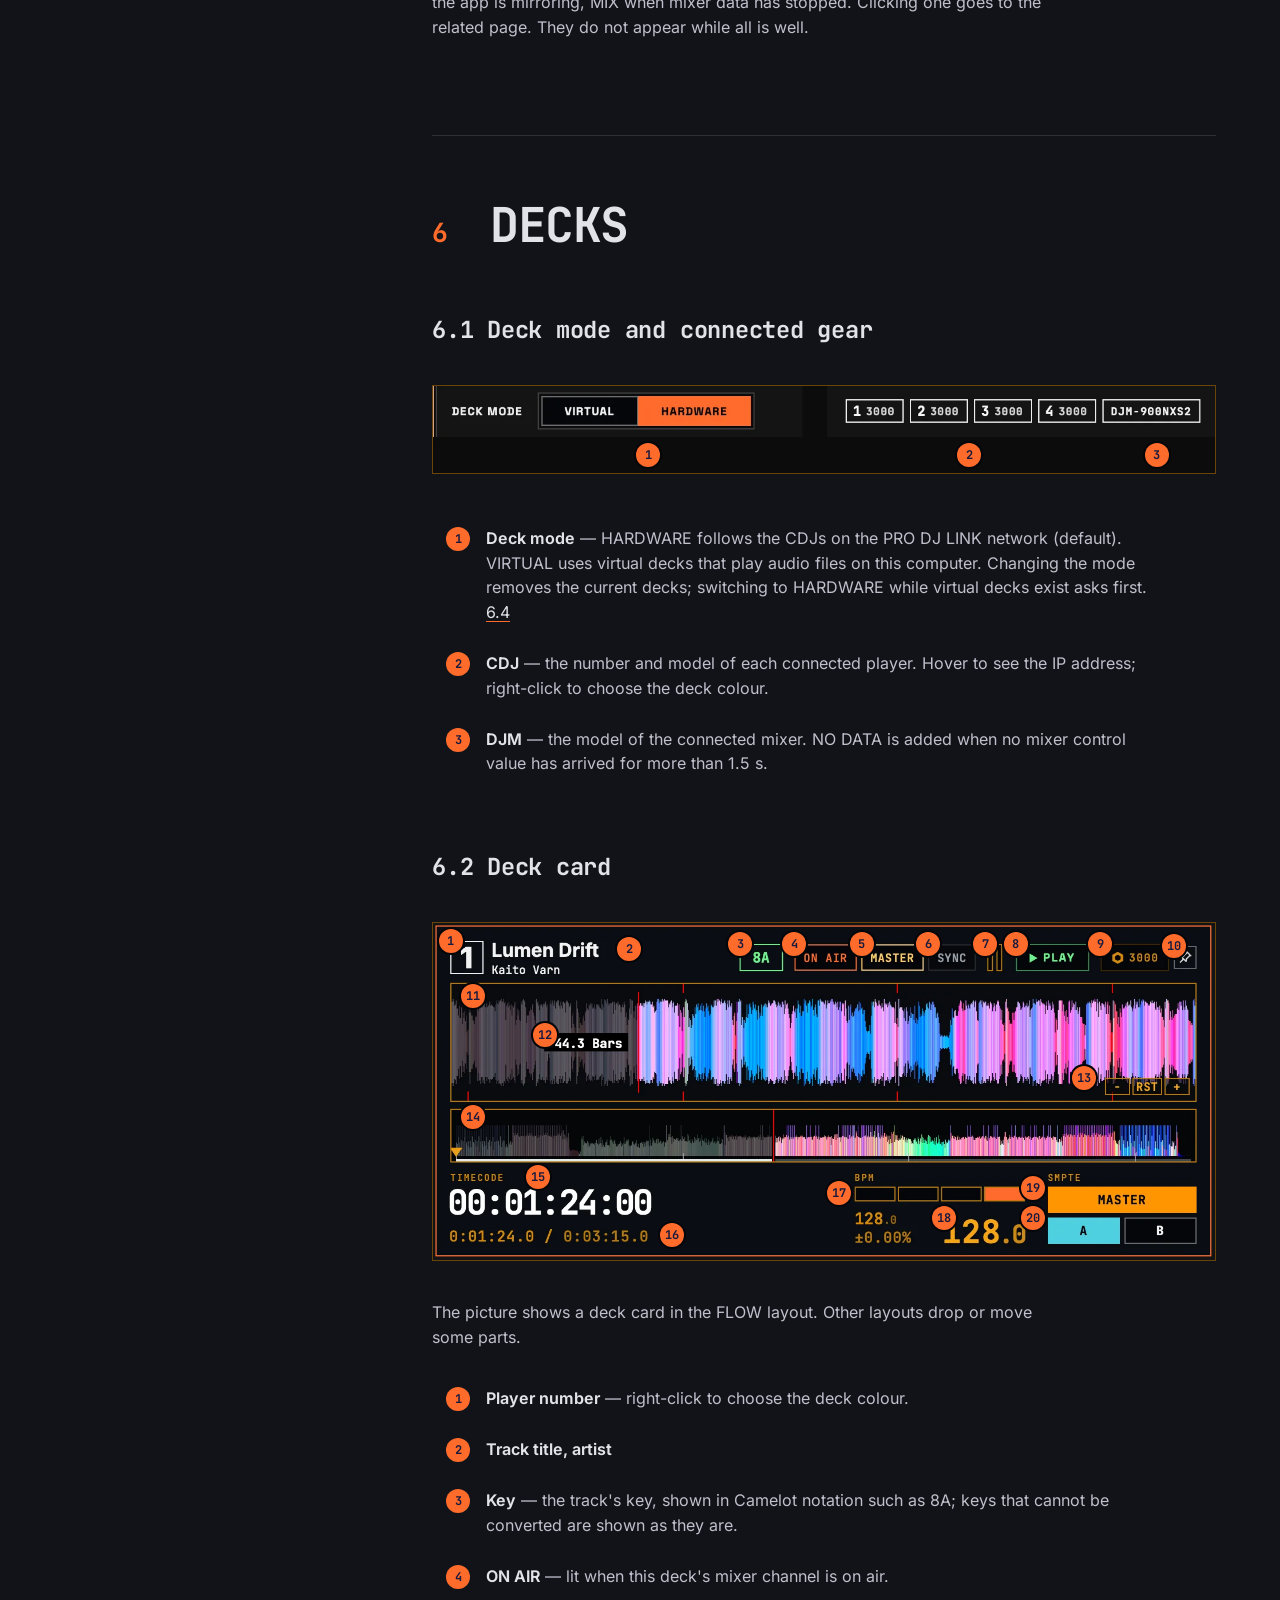
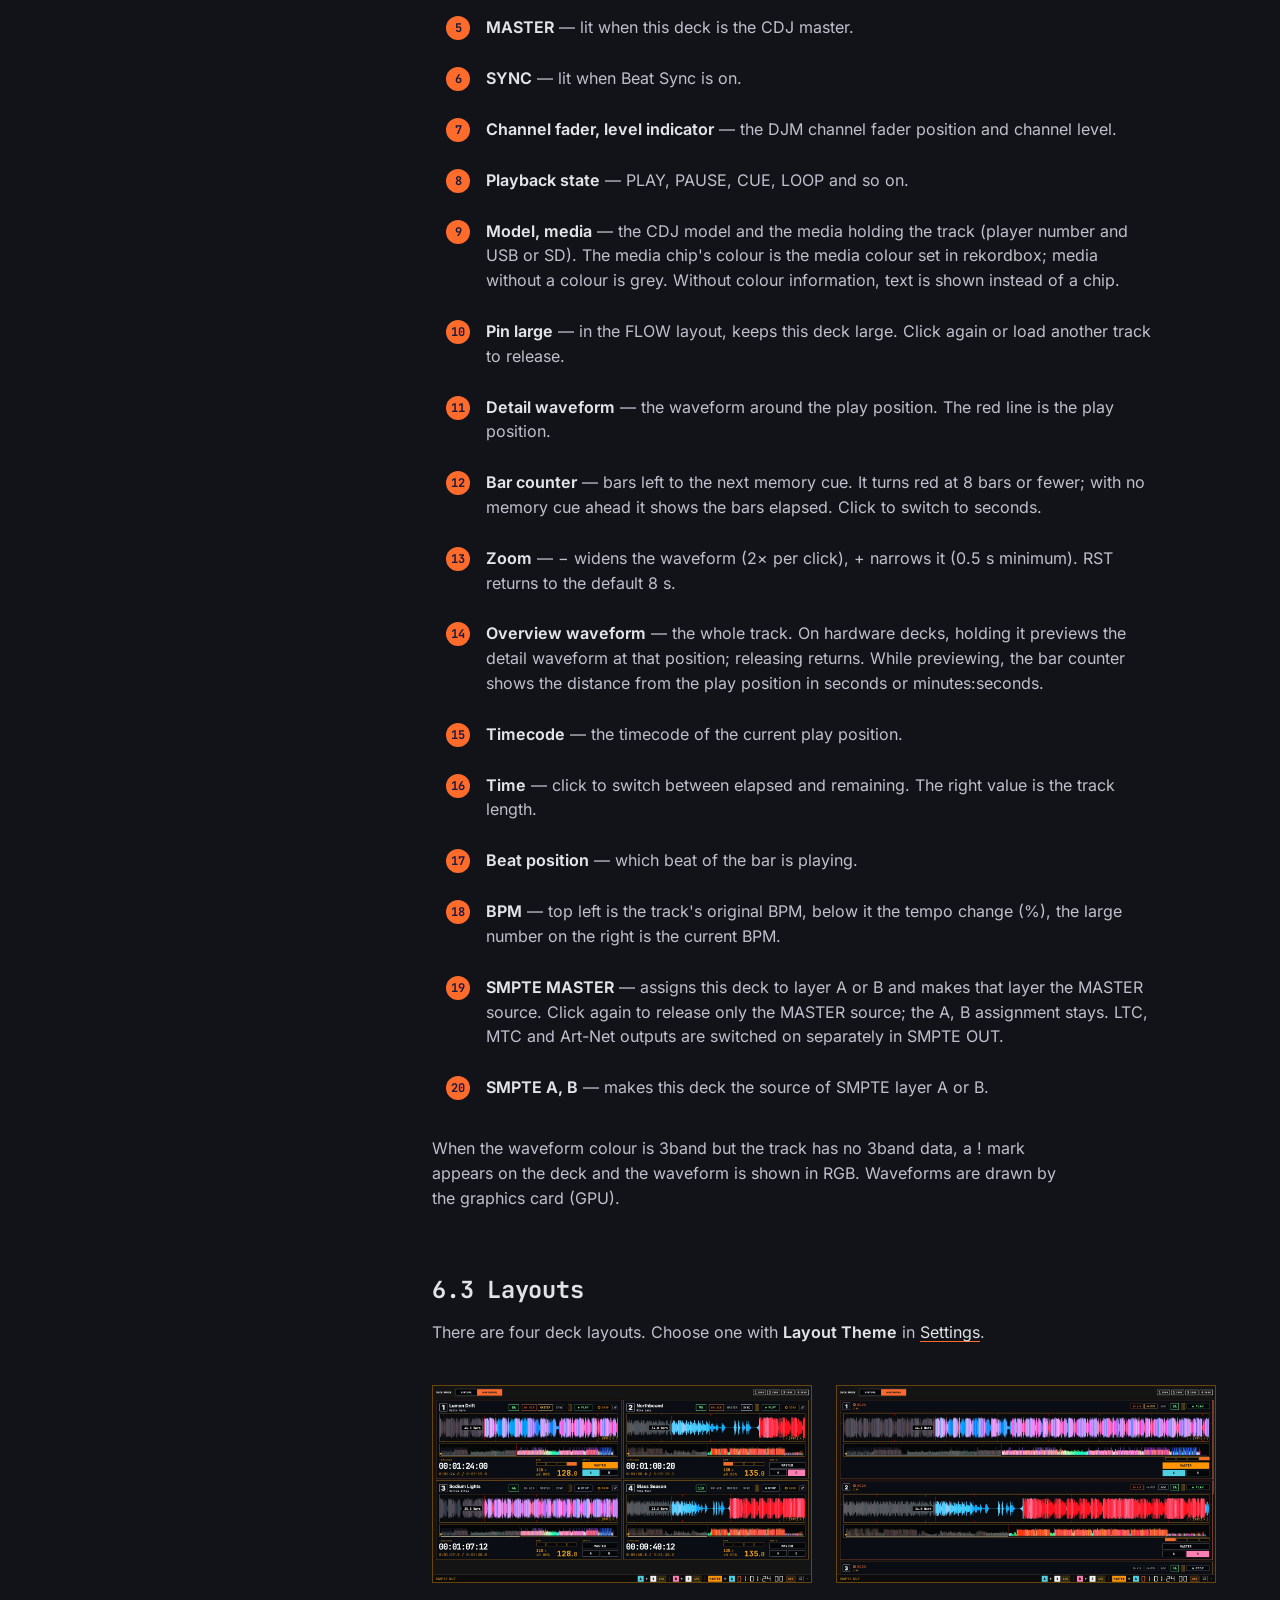
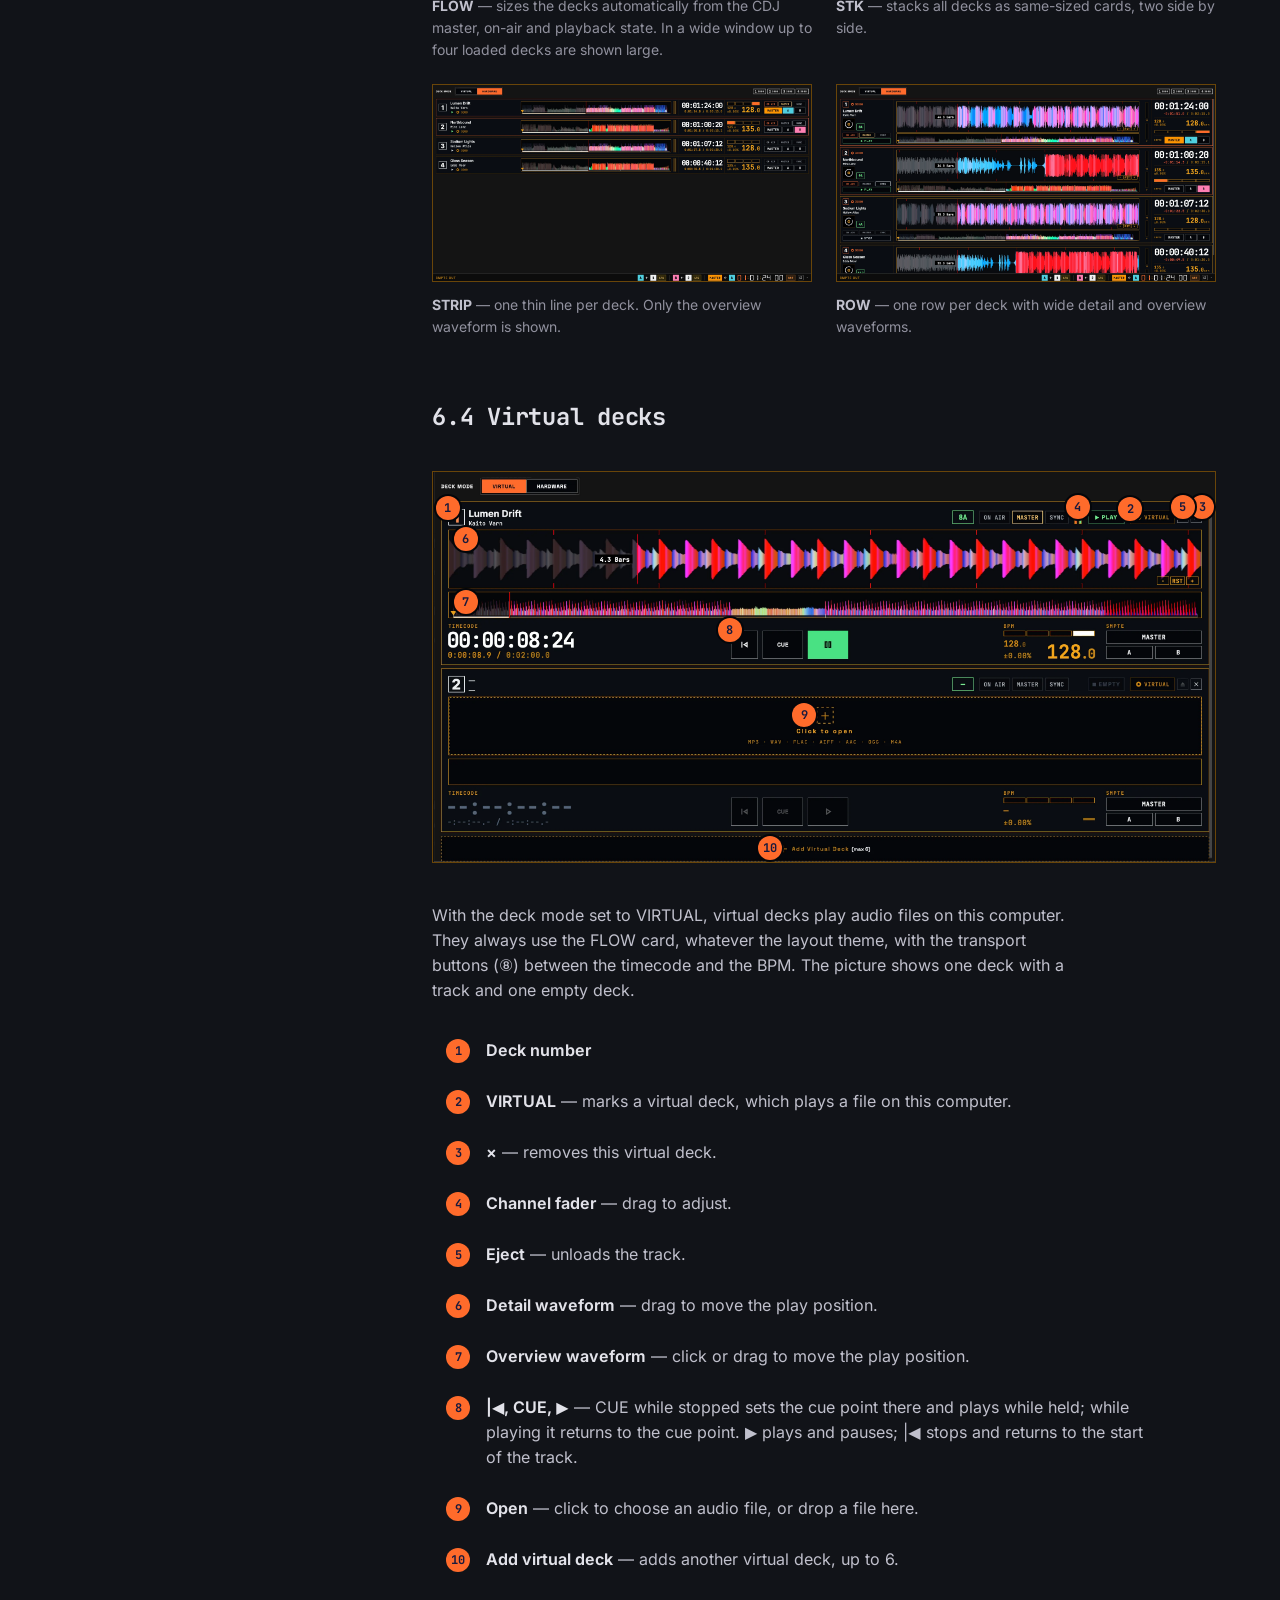
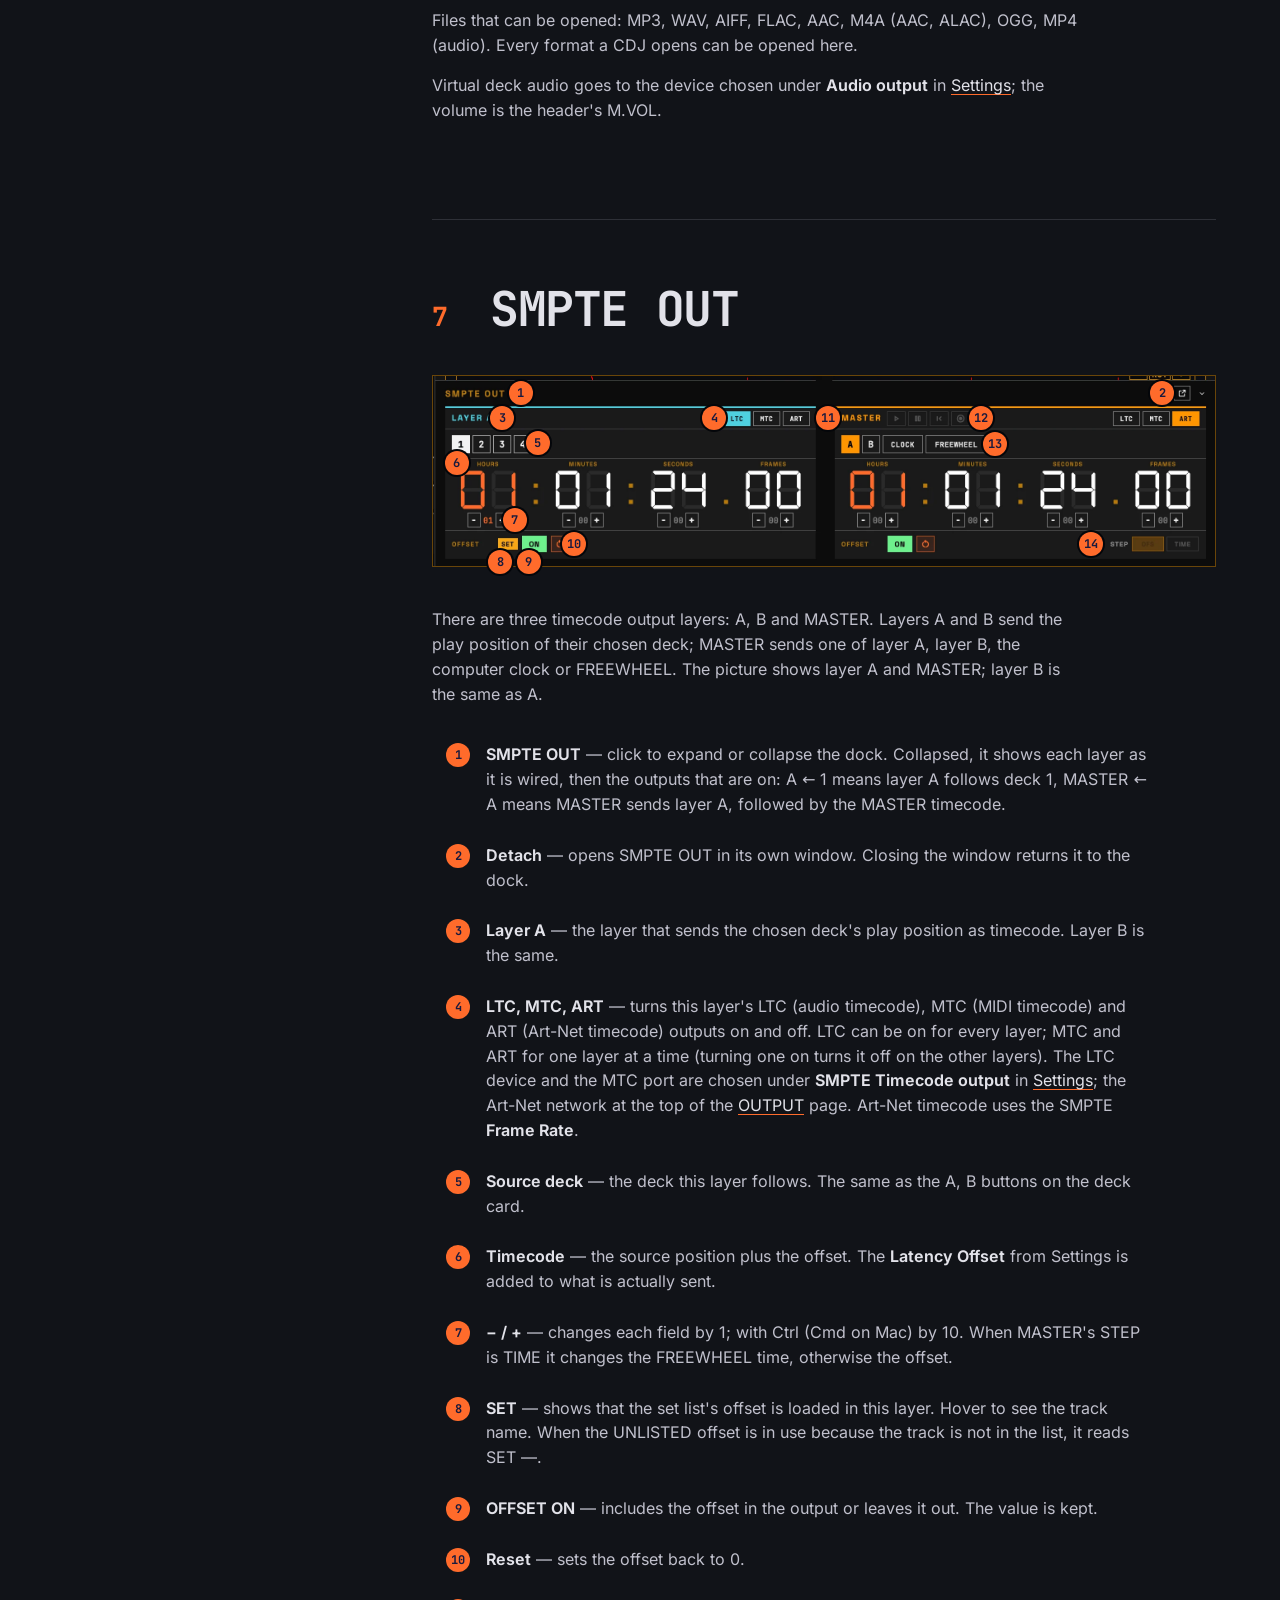
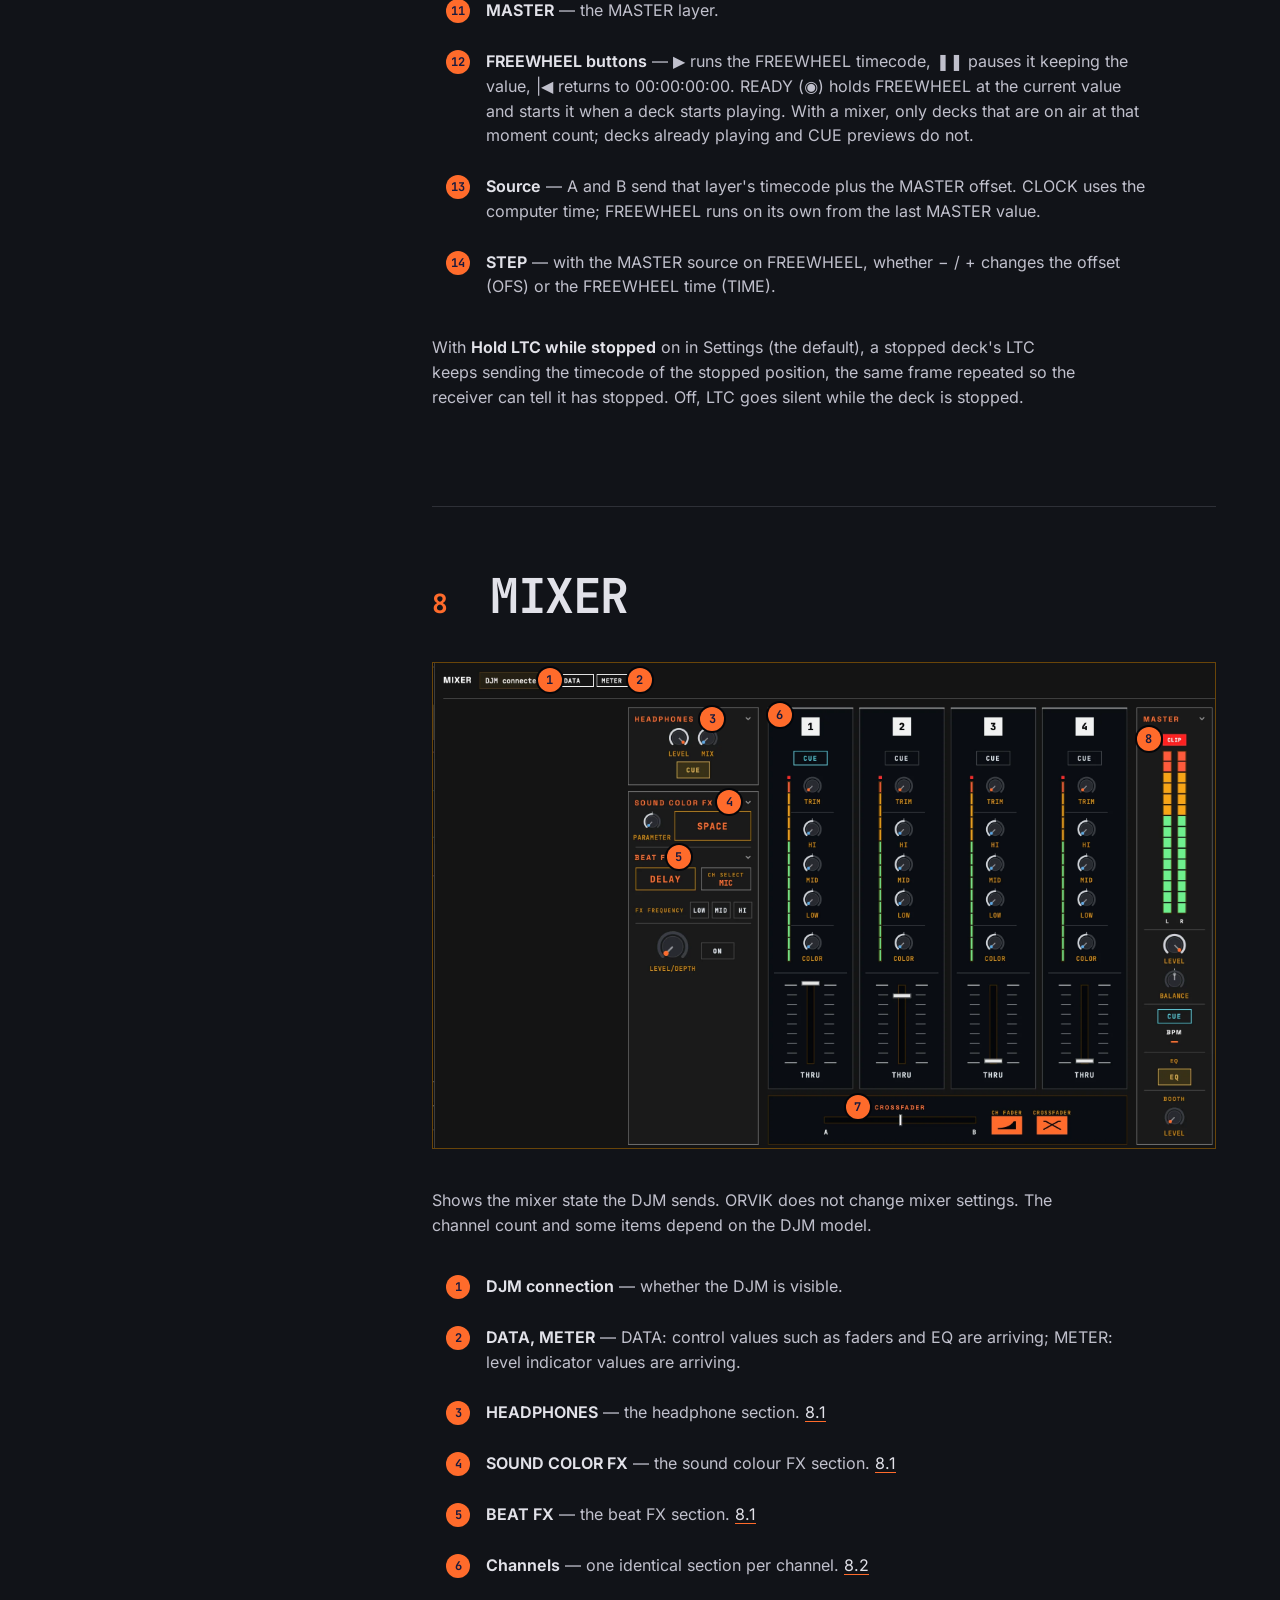
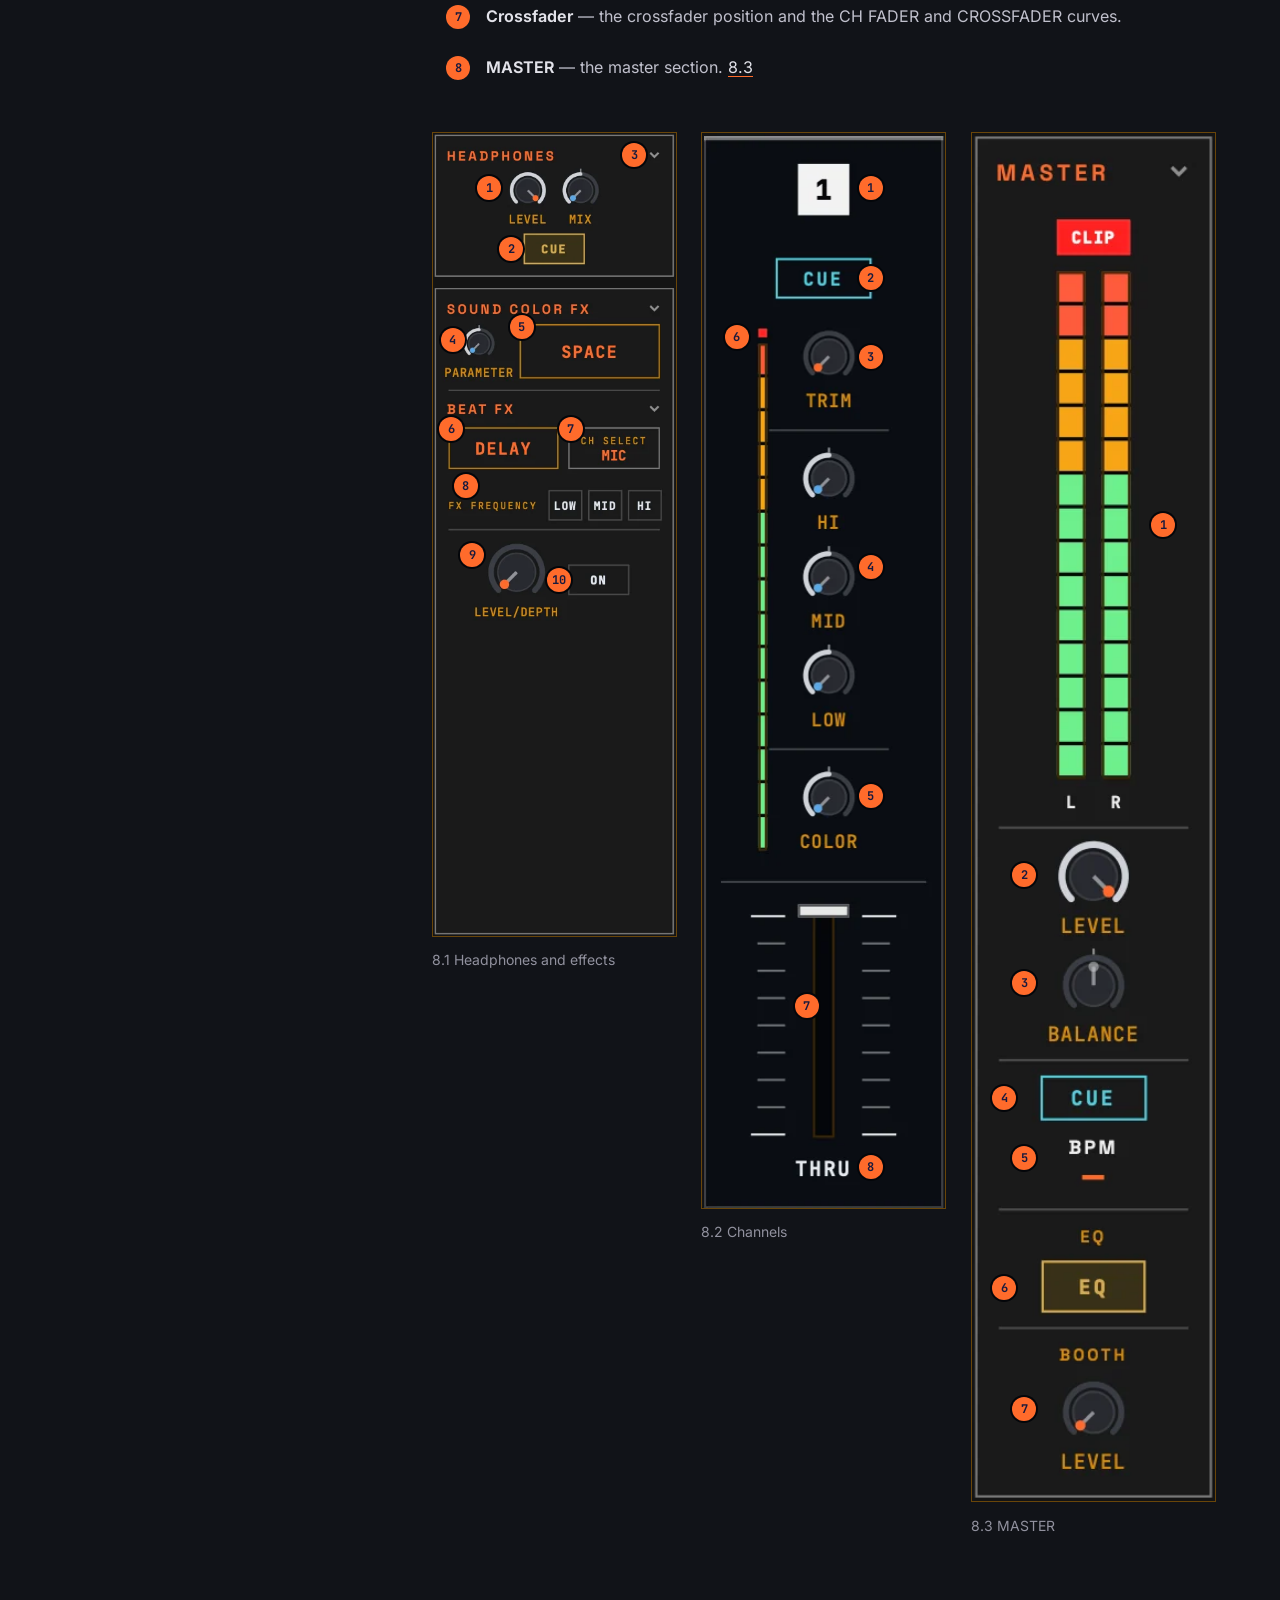
<file: docs/manual/index.html>
<!doctype html>
<html lang="en">
<head>
<meta charset="utf-8">
<meta name="viewport" content="width=device-width, initial-scale=1, viewport-fit=cover">
<title>ORVIK User Manual (2.0)</title>
<meta name="description" content="This manual describes ORVIK&#x27;s screens and their parts. The numbers in the pictures match the numbered lists below. 2.0 is a native app (C++ / JUCE); this manual describes the 2.0 s">
<meta name="theme-color" content="#111318">
<link rel="icon" href="../site/img/icon.png">
<link rel="alternate" hreflang="en" href="../manual/">
<link rel="alternate" hreflang="ko" href="../manual/ko/">
<link rel="alternate" hreflang="ja" href="../manual/ja/">
<link rel="alternate" hreflang="es" href="../manual/es/">
<link rel="alternate" hreflang="de" href="../manual/de/">
<link rel="alternate" hreflang="fr" href="../manual/fr/">
<link rel="alternate" hreflang="zh-TW" href="../manual/zh-tw/">
<script src="../site/lang.js" data-auto></script>
<link rel="preload" href="../site/fonts/jetbrains-mono-700-latin.woff2" as="font" type="font/woff2" crossorigin>
<link rel="stylesheet" href="../site/manual.css">
<script>document.documentElement.classList.add('js')</script>
</head>
<body>
<a class="skip" href="#manual">Skip to the manual</a>
<header class="mbar">
  <div class="mbar-row">
    <a class="mbar-home" href="../"><img src="../site/img/wordmark-hero.png" alt="ORVIK home" width="783" height="242"></a>
    <span class="mbar-title">ORVIK User Manual (2.0)</span>
    <nav class="mbar-links" aria-label="Language">
      <details class="langs"><summary>English</summary><ul><li><a href="../manual/" hreflang="en" lang="en" aria-current="page">English</a></li><li><a href="../manual/ko/" hreflang="ko" lang="ko">한국어</a></li><li><a href="../manual/ja/" hreflang="ja" lang="ja">日本語</a></li><li><a href="../manual/es/" hreflang="es" lang="es">Español</a></li><li><a href="../manual/de/" hreflang="de" lang="de">Deutsch</a></li><li><a href="../manual/fr/" hreflang="fr" lang="fr">Français</a></li><li><a href="../manual/zh-tw/" hreflang="zh-TW" lang="zh-TW">繁體中文</a></li></ul></details>
      <a class="btn btn-primary btn-s" href="../#download">Download</a>
    </nav>
  </div>
</header>
<div class="mshell">
  <nav class="toc" aria-label="Contents">
    <details class="toc-box" open><summary>Contents</summary>
    <ol><li><a href="#1-before-you-start"><span class="t-num">1</span>Before you start</a><ol><li><a href="#what-orvik-is">What ORVIK is</a></li><li><a href="#requirements">Requirements</a></li><li><a href="#install-and-run">Install and run</a></li><li><a href="#first-connection">First connection</a></li></ol></li><li><a href="#2-screen-layout"><span class="t-num">2</span>Screen layout</a></li><li><a href="#3-header"><span class="t-num">3</span>Header</a><ol><li><a href="#switch-states">Switch states</a></li></ol></li><li><a href="#4-sidebar"><span class="t-num">4</span>Sidebar</a></li><li><a href="#5-status-bar"><span class="t-num">5</span>Status bar</a></li><li><a href="#6-decks"><span class="t-num">6</span>DECKS</a><ol><li><a href="#61-deck-mode-and-connected-gear">6.1 Deck mode and connected gear</a></li><li><a href="#62-deck-card">6.2 Deck card</a></li><li><a href="#63-layouts">6.3 Layouts</a></li><li><a href="#64-virtual-decks">6.4 Virtual decks</a></li></ol></li><li><a href="#7-smpte-out"><span class="t-num">7</span>SMPTE OUT</a></li><li><a href="#8-mixer"><span class="t-num">8</span>MIXER</a><ol><li><a href="#81-headphones-and-effects">8.1 Headphones and effects</a></li><li><a href="#82-channels">8.2 Channels</a></li><li><a href="#83-master">8.3 MASTER</a></li></ol></li><li><a href="#9-history"><span class="t-num">9</span>HISTORY</a><ol><li><a href="#autosave-history">Autosave history</a></li></ol></li><li><a href="#10-set-list"><span class="t-num">10</span>SET LIST</a><ol><li><a href="#101-cue-editing">10.1 Cue editing</a></li></ol></li><li><a href="#11-cue-call"><span class="t-num">11</span>CUE CALL</a><ol><li><a href="#opening-and-docking">Opening and docking</a></li><li><a href="#which-deck-it-follows">Which deck it follows</a></li><li><a href="#header">Header</a></li><li><a href="#themes">Themes</a></li><li><a href="#time-left">Time left</a></li><li><a href="#settings-popup-the-cog">Settings popup (the cog)</a></li><li><a href="#spoken-calls">Spoken calls</a></li><li><a href="#web-page">Web page</a></li></ol></li><li><a href="#12-network"><span class="t-num">12</span>NETWORK</a><ol><li><a href="#121-set-up-warnings">12.1 Set-up warnings</a></li></ol></li><li><a href="#13-output"><span class="t-num">13</span>OUTPUT</a><ol><li><a href="#top-of-the-page">Top of the page</a></li><li><a href="#left-list">Left list</a></li><li><a href="#canvas-and-the-settings-on-the-right">Canvas and the settings on the right</a></li><li><a href="#value-names-and-what-they-send">Value names and what they send</a></li><li><a href="#time-format">Time format</a></li></ol></li><li><a href="#14-shortcut-and-map"><span class="t-num">14</span>SHORTCUT and MAP</a><ol><li><a href="#shortcut-page">SHORTCUT page</a></li><li><a href="#map">MAP</a></li><li><a href="#keys-that-always-work">Keys that always work</a></li></ol></li><li><a href="#15-settings"><span class="t-num">15</span>Settings</a><ol><li><a href="#language">Language</a></li><li><a href="#deck-layout">Deck layout</a></li><li><a href="#waveform">Waveform</a></li><li><a href="#pro-dj-link">PRO DJ LINK</a></li><li><a href="#tcnet">TCNet</a></li><li><a href="#mirror-mode">Mirror mode</a></li><li><a href="#web-viewer">Web viewer</a></li><li><a href="#audio-output">Audio output</a></li><li><a href="#smpte-timecode-output">SMPTE Timecode output</a></li><li><a href="#sacn-output">sACN output</a></li><li><a href="#midi-clock-output">MIDI Clock output</a></li><li><a href="#track-library">Track library</a></li><li><a href="#settings-file">Settings file</a></li><li><a href="#info">Info</a></li></ol></li><li><a href="#16-trademarks-and-licenses"><span class="t-num">16</span>Trademarks and licenses</a></li></ol>
    </details>
  </nav>
  <main id="manual" class="manual">
    <h1 class="m-title">ORVIK User Manual (2.0)</h1>
    <p class="m-intro">This manual describes ORVIK's screens and their parts. The numbers in the pictures match the numbered lists below. 2.0 is a native app (C++ / JUCE); this manual describes the 2.0 screens.</p>
    <section class="chapter" aria-labelledby="1-before-you-start">
<h2 id="1-before-you-start"><span class="ch-num">1</span><span class="ch-name">Before you start</span></h2>
<h3 id="what-orvik-is">What ORVIK is</h3>
<p>ORVIK receives playback information from CDJs and DJMs and sends it to lighting and video software: TCNet, SMPTE timecode (LTC, MTC, Art-Net), OSC, DMX (Art-Net, sACN), MIDI and MIDI Clock. It can also show the set list's cues to the crew in cue call windows and speak them. It only asks the gear for information; it does not control it.</p>
<p><strong>Safety.</strong> ORVIK is not a safety device. Its outputs (timecode, OSC, DMX, MIDI and cue actions) can arrive late, stop or repeat if a network, a computer or a deck fails. Do not let ORVIK alone fire or hold anything that can hurt people or damage property, such as flames, pyrotechnics, CO2 jets, lasers or moving machinery. Such effects need their own safety systems: an enable or dead-man switch held by a trained operator, an emergency stop, and the limits set by the device maker and by local rules. Test every cue with the real receivers before the show.</p>
<h3 id="requirements">Requirements</h3>
<div class="tbl"><table><thead><tr><th scope="col">Item</th><th scope="col">Details</th></tr></thead><tbody><tr><th scope="row">Operating system</th><td>macOS 13.3 or later (Apple Silicon), Windows 10, 11 (x64)</td></tr><tr><th scope="row">Gear checked</th><td>CDJ-3000X, CDJ-3000, CDJ-2000NXS2, DJM-V10, DJM-900NXS2</td></tr></tbody></table></div>
<p>What can be received depends on the gear, its firmware and how it is connected.</p>
<h3 id="install-and-run">Install and run</h3>
<ul class="bul"><li><strong>macOS</strong> — open the DMG and move ORVIK to the Applications folder.</li><li><strong>Windows</strong> — run the downloaded <code>.exe</code> as it is. There is no installer. The file is not code-signed, so if SmartScreen warns on the first run, choose "More info", then "Run anyway".</li></ul>
<p>A short splash shows when the app starts and when it quits. On quit it closes its TCNet and PRO DJ LINK connections first.</p>
<h3 id="first-connection">First connection</h3>
<ol class="legend"><li data-n="1"><span class="badge" aria-hidden="true">1</span><div class="li-body">Connect this computer to the network of the players and mixer: the same switch or router. TCNet to Arena can go out on the same network or on a second adapter.</div></li><li data-n="2"><span class="badge" aria-hidden="true">2</span><div class="li-body">Start ORVIK. PRO DJ LINK and TCNET turn on by themselves (<strong>Start PRO DJ LINK automatically</strong> and <strong>Start TCNet automatically</strong> in <a href="#15-settings">Settings</a>); otherwise turn them on in the header.</div></li><li data-n="3"><span class="badge" aria-hidden="true">3</span><div class="li-body">The players appear in DECKS and NETWORK. With <strong>Auto-detect</strong>, ORVIK uses the adapter where CDJs are seen; to fix one adapter, choose it under <strong>PRO DJ LINK Interface</strong> in Settings.</div></li><li data-n="4"><span class="badge" aria-hidden="true">4</span><div class="li-body">If no device appears, NETWORK says what is wrong with the set-up and what to do. <a href="#121-set-up-warnings">12.1</a></div></li></ol>
<p>On macOS, allow ORVIK under System Settings &gt; Privacy &amp; Security &gt; Local Network. On Windows, allow ORVIK when the firewall asks; an adapter without a router counts as a public network, so allow public networks too.</p>
</section>
<section class="chapter" aria-labelledby="2-screen-layout">
<h2 id="2-screen-layout"><span class="ch-num">2</span><span class="ch-name">Screen layout</span></h2>
<figure class="fig has-marks" data-fig="01-overview"><div class="fig-frame"><img src="img/01-overview.webp" alt="Screen layout" width="1440" height="800" loading="lazy" decoding="async"><span class="mk" data-n="1" style="left:45.139%;top:2.625%" aria-hidden="true">1</span><span class="mk" data-n="2" style="left:1.806%;top:62.500%" aria-hidden="true">2</span><span class="mk" data-n="3" style="left:51.528%;top:48.750%" aria-hidden="true">3</span><span class="mk" data-n="4" style="left:11.458%;top:94.000%" aria-hidden="true">4</span><span class="mk" data-n="5" style="left:41.667%;top:98.000%" aria-hidden="true">5</span></div></figure>
<ol class="legend" data-legend="01-overview"><li data-n="1"><span class="badge" aria-hidden="true">1</span><div class="li-body"><strong>Header</strong> — master BPM, the PRO DJ LINK and TCNET switches, the CUE CALL button, volume and window buttons. <a href="#3-header">Chapter 3</a></div></li><li data-n="2"><span class="badge" aria-hidden="true">2</span><div class="li-body"><strong>Sidebar</strong> — picks the page. <a href="#4-sidebar">Chapter 4</a></div></li><li data-n="3"><span class="badge" aria-hidden="true">3</span><div class="li-body"><strong>Page</strong> — the screen chosen in the sidebar. The picture shows DECKS.</div></li><li data-n="4"><span class="badge" aria-hidden="true">4</span><div class="li-body"><strong>SMPTE OUT dock</strong> — shows and adjusts the timecode outputs. Click to expand. <a href="#7-smpte-out">Chapter 7</a></div></li><li data-n="5"><span class="badge" aria-hidden="true">5</span><div class="li-body"><strong>Status bar</strong> — transmission and app status. <a href="#5-status-bar">Chapter 5</a></div></li></ol>
<p>When a CUE CALL window is docked, the cue call panel appears on the right of the page. <a href="#11-cue-call">Chapter 11</a></p>
</section>
<section class="chapter" aria-labelledby="3-header">
<h2 id="3-header"><span class="ch-num">3</span><span class="ch-name">Header</span></h2>
<figure class="fig has-marks" data-fig="02-header"><div class="fig-frame"><img src="img/02-header.webp" alt="Header" width="620" height="76" loading="lazy" decoding="async"><span class="mk" data-n="1" style="left:17.419%;top:80.263%" aria-hidden="true">1</span><span class="mk" data-n="2" style="left:39.839%;top:80.263%" aria-hidden="true">2</span><span class="mk" data-n="3" style="left:56.452%;top:80.263%" aria-hidden="true">3</span><span class="mk" data-n="4" style="left:69.677%;top:80.263%" aria-hidden="true">4</span><span class="mk" data-n="5" style="left:79.516%;top:80.263%" aria-hidden="true">5</span><span class="mk" data-n="6" style="left:93.548%;top:80.263%" aria-hidden="true">6</span></div></figure>
<ol class="legend" data-legend="02-header"><li data-n="1"><span class="badge" aria-hidden="true">1</span><div class="li-body"><strong>MASTER BPM</strong> — the CDJ master's BPM. When the CDJ master has no BPM, the BPM of a playing deck is shown, an on-air deck first. The box on the left is the CDJ master's player number.</div></li><li data-n="2"><span class="badge" aria-hidden="true">2</span><div class="li-body"><strong>PRO DJ LINK</strong> — turns the CDJ and DJM connection on and off.</div></li><li data-n="3"><span class="badge" aria-hidden="true">3</span><div class="li-body"><strong>TCNET</strong> — turns TCNet transmission to lighting and video software on and off. With TCNet mode set to Client in Settings, or in STANDBY, nothing is sent even when it is on.</div></li><li data-n="4"><span class="badge" aria-hidden="true">4</span><div class="li-body"><strong>CUE CALL</strong> — opens a cue call docked on the right of the main window; a second click closes every cue call, and Alt+click (Option+click on Mac) opens one as its own window. The button stays filled while a cue call is open. <a href="#11-cue-call">Chapter 11</a></div></li><li data-n="5"><span class="badge" aria-hidden="true">5</span><div class="li-body"><strong>Reload</strong> — reloads the screen (Cmd/Ctrl+R). Virtual deck playback stops.</div></li><li data-n="6"><span class="badge" aria-hidden="true">6</span><div class="li-body"><strong>M.VOL</strong> — the volume of the virtual deck sound the app outputs. CDJ and mixer audio is not affected.</div></li><li data-n="7"><span class="badge" aria-hidden="true">7</span><div class="li-body"><strong>Window buttons</strong> — on Windows: minimise, maximise and quit ORVIK. On macOS the standard buttons at the top left of the window are used, and the Window menu has Minimize (⌘M) and Close (⌘W). With an unsaved history or set list, ORVIK asks whether to save when quitting.</div></li></ol>
<h3 id="switch-states">Switch states</h3>
<p>When the PRO DJ LINK or TCNET switch is on, its left box fills with the state colour: green when all is well, a blinking dot while turning on. When something needs attention, one of these labels appears inside the switch.</p>
<div class="tbl"><table><thead><tr><th scope="col">Label</th><th scope="col">Meaning</th></tr></thead><tbody><tr><th scope="row">NO H/W</th><td>PRO DJ LINK is on but no CDJ or DJM is visible.</td></tr><tr><th scope="row">LOST</th><td>There are hardware decks but no CDJ has sent status for more than 1.5 s.</td></tr><tr><th scope="row">STANDBY</th><td>A TCNet server started earlier on the same network, so transmission is paused and waiting.</td></tr></tbody></table></div>
<p>When the network set-up keeps the players and mixer from reaching ORVIK, the PRO DJ LINK switch's tip says what is wrong. <a href="#121-set-up-warnings">12.1</a></p>
<p>When a new version is available, an UPDATE badge appears in the header. Click it to open the download page.</p>
</section>
<section class="chapter" aria-labelledby="4-sidebar">
<h2 id="4-sidebar"><span class="ch-num">4</span><span class="ch-name">Sidebar</span></h2>
<div class="tbl"><table><thead><tr><th scope="col">Menu</th><th scope="col">Contents</th></tr></thead><tbody><tr><th scope="row">DECKS</th><td>Waveforms, timecode and playback state per deck</td></tr><tr><th scope="row">MIXER</th><td>The DJM's channel faders, EQ and level indicators</td></tr><tr><th scope="row">HISTORY</th><td>The record of tracks that went on air</td></tr><tr><th scope="row">SET LIST</th><td>The set list, per-track timecode offsets and cue editing</td></tr><tr><th scope="row">NETWORK</th><td>PRO DJ LINK devices, TCNet nodes and network set-up warnings</td></tr><tr><th scope="row">OUTPUT</th><td>The node editor that sends deck and mixer values as OSC, DMX (Art-Net, sACN) and MIDI, with the Art-Net network and timecode settings. <a href="#13-output">Chapter 13</a></td></tr><tr><th scope="row">MAP</th><td>Turns MAP on and off: click a control on screen, then press a key or send MIDI or DMX to bind it. <a href="#14-shortcut-and-map">Chapter 14</a></td></tr><tr><th scope="row">SHORTCUT</th><td>The keyboard, MIDI, OSC and DMX inputs and the list of what is bound. <a href="#14-shortcut-and-map">Chapter 14</a></td></tr><tr><th scope="row">SETTINGS</th><td>Opens the settings window; click again to close it. <a href="#15-settings">Chapter 15</a></td></tr></tbody></table></div>
<p>The menus are grouped from the top: DECKS and MIXER, HISTORY and SET LIST, NETWORK and OUTPUT. MAP and SHORTCUT sit above SETTINGS at the bottom.</p>
</section>
<section class="chapter" aria-labelledby="5-status-bar">
<h2 id="5-status-bar"><span class="ch-num">5</span><span class="ch-name">Status bar</span></h2>
<figure class="fig has-marks" data-fig="05-status-bar"><div class="fig-frame"><img src="img/05-status-bar.webp" alt="Status bar" width="555" height="62" loading="lazy" decoding="async"><span class="mk" data-n="1" style="left:8.108%;top:75.806%" aria-hidden="true">1</span><span class="mk" data-n="2" style="left:21.081%;top:75.806%" aria-hidden="true">2</span><span class="mk" data-n="3" style="left:30.000%;top:75.806%" aria-hidden="true">3</span><span class="mk" data-n="4" style="left:37.568%;top:75.806%" aria-hidden="true">4</span><span class="mk" data-n="5" style="left:48.108%;top:75.806%" aria-hidden="true">5</span><span class="mk" data-n="6" style="left:58.018%;top:75.806%" aria-hidden="true">6</span><span class="mk" data-n="7" style="left:68.288%;top:75.806%" aria-hidden="true">7</span><span class="mk" data-n="8" style="left:85.586%;top:75.806%" aria-hidden="true">8</span></div></figure>
<ol class="legend" data-legend="05-status-bar"><li data-n="1"><span class="badge" aria-hidden="true">1</span><div class="li-body"><strong>TCNET</strong> — whether the header's TCNET switch is on. In STANDBY nothing is sent even when ON.</div></li><li data-n="2"><span class="badge" aria-hidden="true">2</span><div class="li-body"><strong>ARENA</strong> — the number of TCNet nodes seen in the last 10 s.</div></li><li data-n="3"><span class="badge" aria-hidden="true">3</span><div class="li-body"><strong>DECKS</strong> — hardware decks plus virtual decks with a track loaded.</div></li><li data-n="4"><span class="badge" aria-hidden="true">4</span><div class="li-body"><strong>UP</strong> — time since the engine started.</div></li><li data-n="5"><span class="badge" aria-hidden="true">5</span><div class="li-body"><strong>CPU</strong> — ORVIK's CPU use.</div></li><li data-n="6"><span class="badge" aria-hidden="true">6</span><div class="li-body"><strong>GPU</strong> — the share of the graphics card's time ORVIK uses, when the system reports it.</div></li><li data-n="7"><span class="badge" aria-hidden="true">7</span><div class="li-body"><strong>MEM</strong> — the memory ORVIK uses.</div></li><li data-n="8"><span class="badge" aria-hidden="true">8</span><div class="li-body"><strong>Deck dots</strong> — one dot per deck. Hardware decks show their hardware colour; virtual decks show different colours for playing, cue, loaded and empty.</div></li></ol>
<p>When something is wrong, LINK, OUT or MIX appears in the status bar: LINK when player numbers clash or the network set-up needs attention (for example PDJL no devices heard or PDJL other subnet), OUT when TCNet transmission has stopped or the app is mirroring, MIX when mixer data has stopped. Clicking one goes to the related page. They do not appear while all is well.</p>
</section>
<section class="chapter" aria-labelledby="6-decks">
<h2 id="6-decks"><span class="ch-num">6</span><span class="ch-name">DECKS</span></h2>
<h3 id="61-deck-mode-and-connected-gear">6.1 Deck mode and connected gear</h3>
<figure class="fig has-marks" data-fig="03-deck-top"><div class="fig-frame"><img src="img/03-deck-top.webp" alt="Deck mode and connected gear" width="635" height="72" loading="lazy" decoding="async"><span class="mk" data-n="1" style="left:27.559%;top:79.167%" aria-hidden="true">1</span><span class="mk" data-n="2" style="left:68.504%;top:79.167%" aria-hidden="true">2</span><span class="mk" data-n="3" style="left:92.441%;top:79.167%" aria-hidden="true">3</span></div></figure>
<ol class="legend" data-legend="03-deck-top"><li data-n="1"><span class="badge" aria-hidden="true">1</span><div class="li-body"><strong>Deck mode</strong> — HARDWARE follows the CDJs on the PRO DJ LINK network (default). VIRTUAL uses virtual decks that play audio files on this computer. Changing the mode removes the current decks; switching to HARDWARE while virtual decks exist asks first. <a href="#64-virtual-decks">6.4</a></div></li><li data-n="2"><span class="badge" aria-hidden="true">2</span><div class="li-body"><strong>CDJ</strong> — the number and model of each connected player. Hover to see the IP address; right-click to choose the deck colour.</div></li><li data-n="3"><span class="badge" aria-hidden="true">3</span><div class="li-body"><strong>DJM</strong> — the model of the connected mixer. NO DATA is added when no mixer control value has arrived for more than 1.5 s.</div></li></ol>
<h3 id="62-deck-card">6.2 Deck card</h3>
<figure class="fig has-marks" data-fig="04-deck-card"><div class="fig-frame"><img src="img/04-deck-card.webp" alt="Deck card" width="685" height="296" loading="lazy" decoding="async"><span class="mk" data-n="1" style="left:2.409%;top:5.574%" aria-hidden="true">1</span><span class="mk" data-n="2" style="left:25.182%;top:7.939%" aria-hidden="true">2</span><span class="mk" data-n="3" style="left:39.343%;top:6.588%" aria-hidden="true">3</span><span class="mk" data-n="4" style="left:46.204%;top:6.588%" aria-hidden="true">4</span><span class="mk" data-n="5" style="left:54.818%;top:6.588%" aria-hidden="true">5</span><span class="mk" data-n="6" style="left:63.285%;top:6.588%" aria-hidden="true">6</span><span class="mk" data-n="7" style="left:70.584%;top:6.588%" aria-hidden="true">7</span><span class="mk" data-n="8" style="left:74.453%;top:6.588%" aria-hidden="true">8</span><span class="mk" data-n="9" style="left:85.255%;top:6.588%" aria-hidden="true">9</span><span class="mk" data-n="10" style="left:94.599%;top:7.095%" aria-hidden="true">10</span><span class="mk" data-n="11" style="left:5.182%;top:21.791%" aria-hidden="true">11</span><span class="mk" data-n="12" style="left:14.453%;top:33.446%" aria-hidden="true">12</span><span class="mk" data-n="13" style="left:83.212%;top:46.115%" aria-hidden="true">13</span><span class="mk" data-n="14" style="left:5.182%;top:57.601%" aria-hidden="true">14</span><span class="mk" data-n="15" style="left:13.504%;top:75.169%" aria-hidden="true">15</span><span class="mk" data-n="16" style="left:30.657%;top:92.399%" aria-hidden="true">16</span><span class="mk" data-n="17" style="left:51.971%;top:80.068%" aria-hidden="true">17</span><span class="mk" data-n="18" style="left:65.255%;top:87.500%" aria-hidden="true">18</span><span class="mk" data-n="19" style="left:76.642%;top:78.547%" aria-hidden="true">19</span><span class="mk" data-n="20" style="left:76.642%;top:87.500%" aria-hidden="true">20</span></div></figure>
<p>The picture shows a deck card in the FLOW layout. Other layouts drop or move some parts.</p>
<ol class="legend" data-legend="04-deck-card"><li data-n="1"><span class="badge" aria-hidden="true">1</span><div class="li-body"><strong>Player number</strong> — right-click to choose the deck colour.</div></li><li data-n="2"><span class="badge" aria-hidden="true">2</span><div class="li-body"><strong>Track title, artist</strong></div></li><li data-n="3"><span class="badge" aria-hidden="true">3</span><div class="li-body"><strong>Key</strong> — the track's key, shown in Camelot notation such as 8A; keys that cannot be converted are shown as they are.</div></li><li data-n="4"><span class="badge" aria-hidden="true">4</span><div class="li-body"><strong>ON AIR</strong> — lit when this deck's mixer channel is on air.</div></li><li data-n="5"><span class="badge" aria-hidden="true">5</span><div class="li-body"><strong>MASTER</strong> — lit when this deck is the CDJ master.</div></li><li data-n="6"><span class="badge" aria-hidden="true">6</span><div class="li-body"><strong>SYNC</strong> — lit when Beat Sync is on.</div></li><li data-n="7"><span class="badge" aria-hidden="true">7</span><div class="li-body"><strong>Channel fader, level indicator</strong> — the DJM channel fader position and channel level.</div></li><li data-n="8"><span class="badge" aria-hidden="true">8</span><div class="li-body"><strong>Playback state</strong> — PLAY, PAUSE, CUE, LOOP and so on.</div></li><li data-n="9"><span class="badge" aria-hidden="true">9</span><div class="li-body"><strong>Model, media</strong> — the CDJ model and the media holding the track (player number and USB or SD). The media chip's colour is the media colour set in rekordbox; media without a colour is grey. Without colour information, text is shown instead of a chip.</div></li><li data-n="10"><span class="badge" aria-hidden="true">10</span><div class="li-body"><strong>Pin large</strong> — in the FLOW layout, keeps this deck large. Click again or load another track to release.</div></li><li data-n="11"><span class="badge" aria-hidden="true">11</span><div class="li-body"><strong>Detail waveform</strong> — the waveform around the play position. The red line is the play position.</div></li><li data-n="12"><span class="badge" aria-hidden="true">12</span><div class="li-body"><strong>Bar counter</strong> — bars left to the next memory cue. It turns red at 8 bars or fewer; with no memory cue ahead it shows the bars elapsed. Click to switch to seconds.</div></li><li data-n="13"><span class="badge" aria-hidden="true">13</span><div class="li-body"><strong>Zoom</strong> — − widens the waveform (2× per click), + narrows it (0.5 s minimum). RST returns to the default 8 s.</div></li><li data-n="14"><span class="badge" aria-hidden="true">14</span><div class="li-body"><strong>Overview waveform</strong> — the whole track. On hardware decks, holding it previews the detail waveform at that position; releasing returns. While previewing, the bar counter shows the distance from the play position in seconds or minutes:seconds.</div></li><li data-n="15"><span class="badge" aria-hidden="true">15</span><div class="li-body"><strong>Timecode</strong> — the timecode of the current play position.</div></li><li data-n="16"><span class="badge" aria-hidden="true">16</span><div class="li-body"><strong>Time</strong> — click to switch between elapsed and remaining. The right value is the track length.</div></li><li data-n="17"><span class="badge" aria-hidden="true">17</span><div class="li-body"><strong>Beat position</strong> — which beat of the bar is playing.</div></li><li data-n="18"><span class="badge" aria-hidden="true">18</span><div class="li-body"><strong>BPM</strong> — top left is the track's original BPM, below it the tempo change (%), the large number on the right is the current BPM.</div></li><li data-n="19"><span class="badge" aria-hidden="true">19</span><div class="li-body"><strong>SMPTE MASTER</strong> — assigns this deck to layer A or B and makes that layer the MASTER source. Click again to release only the MASTER source; the A, B assignment stays. LTC, MTC and Art-Net outputs are switched on separately in SMPTE OUT.</div></li><li data-n="20"><span class="badge" aria-hidden="true">20</span><div class="li-body"><strong>SMPTE A, B</strong> — makes this deck the source of SMPTE layer A or B.</div></li></ol>
<p>When the waveform colour is 3band but the track has no 3band data, a ! mark appears on the deck and the waveform is shown in RGB. Waveforms are drawn by the graphics card (GPU).</p>
<h3 id="63-layouts">6.3 Layouts</h3>
<p>There are four deck layouts. Choose one with <strong>Layout Theme</strong> in <a href="#15-settings">Settings</a>.</p>
<div class="fig-grid cols-2"><figure class="fig" data-fig="layout-flow"><div class="fig-frame"><img src="img/layout-flow.webp" alt="FLOW" width="1388" height="724" loading="lazy" decoding="async"></div><figcaption><b>FLOW</b> — sizes the decks automatically from the CDJ master, on-air and playback state. In a wide window up to four loaded decks are shown large.</figcaption></figure><figure class="fig" data-fig="layout-stk"><div class="fig-frame"><img src="img/layout-stk.webp" alt="STK" width="1388" height="724" loading="lazy" decoding="async"></div><figcaption><b>STK</b> — stacks all decks as same-sized cards, two side by side.</figcaption></figure><figure class="fig" data-fig="layout-strip"><div class="fig-frame"><img src="img/layout-strip.webp" alt="STRIP" width="1388" height="724" loading="lazy" decoding="async"></div><figcaption><b>STRIP</b> — one thin line per deck. Only the overview waveform is shown.</figcaption></figure><figure class="fig" data-fig="layout-row"><div class="fig-frame"><img src="img/layout-row.webp" alt="ROW" width="1388" height="724" loading="lazy" decoding="async"></div><figcaption><b>ROW</b> — one row per deck with wide detail and overview waveforms.</figcaption></figure></div>
<h3 id="64-virtual-decks">6.4 Virtual decks</h3>
<figure class="fig has-marks" data-fig="07-virtual-deck"><div class="fig-frame"><img src="img/07-virtual-deck.webp" alt="Virtual deck" width="1390" height="695" loading="lazy" decoding="async"><span class="mk" data-n="1" style="left:2.014%;top:9.496%" aria-hidden="true">1</span><span class="mk" data-n="2" style="left:89.065%;top:9.784%" aria-hidden="true">2</span><span class="mk" data-n="3" style="left:98.273%;top:9.209%" aria-hidden="true">3</span><span class="mk" data-n="4" style="left:82.374%;top:9.209%" aria-hidden="true">4</span><span class="mk" data-n="5" style="left:95.755%;top:9.209%" aria-hidden="true">5</span><span class="mk" data-n="6" style="left:4.317%;top:17.266%" aria-hidden="true">6</span><span class="mk" data-n="7" style="left:4.317%;top:33.381%" aria-hidden="true">7</span><span class="mk" data-n="8" style="left:37.986%;top:40.576%" aria-hidden="true">8</span><span class="mk" data-n="9" style="left:47.482%;top:62.302%" aria-hidden="true">9</span><span class="mk" data-n="10" style="left:43.165%;top:96.259%" aria-hidden="true">10</span></div></figure>
<p>With the deck mode set to VIRTUAL, virtual decks play audio files on this computer. They always use the FLOW card, whatever the layout theme, with the transport buttons (⑧) between the timecode and the BPM. The picture shows one deck with a track and one empty deck.</p>
<ol class="legend" data-legend="07-virtual-deck"><li data-n="1"><span class="badge" aria-hidden="true">1</span><div class="li-body"><strong>Deck number</strong></div></li><li data-n="2"><span class="badge" aria-hidden="true">2</span><div class="li-body"><strong>VIRTUAL</strong> — marks a virtual deck, which plays a file on this computer.</div></li><li data-n="3"><span class="badge" aria-hidden="true">3</span><div class="li-body"><strong>×</strong> — removes this virtual deck.</div></li><li data-n="4"><span class="badge" aria-hidden="true">4</span><div class="li-body"><strong>Channel fader</strong> — drag to adjust.</div></li><li data-n="5"><span class="badge" aria-hidden="true">5</span><div class="li-body"><strong>Eject</strong> — unloads the track.</div></li><li data-n="6"><span class="badge" aria-hidden="true">6</span><div class="li-body"><strong>Detail waveform</strong> — drag to move the play position.</div></li><li data-n="7"><span class="badge" aria-hidden="true">7</span><div class="li-body"><strong>Overview waveform</strong> — click or drag to move the play position.</div></li><li data-n="8"><span class="badge" aria-hidden="true">8</span><div class="li-body"><strong>|◀, CUE, ▶</strong> — CUE while stopped sets the cue point there and plays while held; while playing it returns to the cue point. ▶ plays and pauses; |◀ stops and returns to the start of the track.</div></li><li data-n="9"><span class="badge" aria-hidden="true">9</span><div class="li-body"><strong>Open</strong> — click to choose an audio file, or drop a file here.</div></li><li data-n="10"><span class="badge" aria-hidden="true">10</span><div class="li-body"><strong>Add virtual deck</strong> — adds another virtual deck, up to 6.</div></li></ol>
<p>Files that can be opened: MP3, WAV, AIFF, FLAC, AAC, M4A (AAC, ALAC), OGG, MP4 (audio). Every format a CDJ opens can be opened here.</p>
<p>Virtual deck audio goes to the device chosen under <strong>Audio output</strong> in <a href="#15-settings">Settings</a>; the volume is the header's M.VOL.</p>
</section>
<section class="chapter" aria-labelledby="7-smpte-out">
<h2 id="7-smpte-out"><span class="ch-num">7</span><span class="ch-name">SMPTE OUT</span></h2>
<figure class="fig has-marks" data-fig="06-smpte-dock"><div class="fig-frame"><img src="img/06-smpte-dock.webp" alt="SMPTE OUT" width="950" height="233" loading="lazy" decoding="async"><span class="mk" data-n="1" style="left:11.316%;top:9.442%" aria-hidden="true">1</span><span class="mk" data-n="2" style="left:93.158%;top:9.442%" aria-hidden="true">2</span><span class="mk" data-n="3" style="left:8.947%;top:22.318%" aria-hidden="true">3</span><span class="mk" data-n="4" style="left:36.000%;top:22.318%" aria-hidden="true">4</span><span class="mk" data-n="5" style="left:13.474%;top:35.622%" aria-hidden="true">5</span><span class="mk" data-n="6" style="left:3.158%;top:45.923%" aria-hidden="true">6</span><span class="mk" data-n="7" style="left:10.526%;top:75.536%" aria-hidden="true">7</span><span class="mk" data-n="8" style="left:8.684%;top:96.996%" aria-hidden="true">8</span><span class="mk" data-n="9" style="left:12.368%;top:96.996%" aria-hidden="true">9</span><span class="mk" data-n="10" style="left:18.105%;top:87.983%" aria-hidden="true">10</span><span class="mk" data-n="11" style="left:50.526%;top:22.318%" aria-hidden="true">11</span><span class="mk" data-n="12" style="left:70.000%;top:22.318%" aria-hidden="true">12</span><span class="mk" data-n="13" style="left:71.789%;top:36.052%" aria-hidden="true">13</span><span class="mk" data-n="14" style="left:84.000%;top:87.983%" aria-hidden="true">14</span></div></figure>
<p>There are three timecode output layers: A, B and MASTER. Layers A and B send the play position of their chosen deck; MASTER sends one of layer A, layer B, the computer clock or FREEWHEEL. The picture shows layer A and MASTER; layer B is the same as A.</p>
<ol class="legend" data-legend="06-smpte-dock"><li data-n="1"><span class="badge" aria-hidden="true">1</span><div class="li-body"><strong>SMPTE OUT</strong> — click to expand or collapse the dock. Collapsed, it shows each layer as it is wired, then the outputs that are on: A ← 1 means layer A follows deck 1, MASTER ← A means MASTER sends layer A, followed by the MASTER timecode.</div></li><li data-n="2"><span class="badge" aria-hidden="true">2</span><div class="li-body"><strong>Detach</strong> — opens SMPTE OUT in its own window. Closing the window returns it to the dock.</div></li><li data-n="3"><span class="badge" aria-hidden="true">3</span><div class="li-body"><strong>Layer A</strong> — the layer that sends the chosen deck's play position as timecode. Layer B is the same.</div></li><li data-n="4"><span class="badge" aria-hidden="true">4</span><div class="li-body"><strong>LTC, MTC, ART</strong> — turns this layer's LTC (audio timecode), MTC (MIDI timecode) and ART (Art-Net timecode) outputs on and off. LTC can be on for every layer; MTC and ART for one layer at a time (turning one on turns it off on the other layers). The LTC device and the MTC port are chosen under <strong>SMPTE Timecode output</strong> in <a href="#15-settings">Settings</a>; the Art-Net network at the top of the <a href="#13-output">OUTPUT</a> page. Art-Net timecode uses the SMPTE <strong>Frame Rate</strong>.</div></li><li data-n="5"><span class="badge" aria-hidden="true">5</span><div class="li-body"><strong>Source deck</strong> — the deck this layer follows. The same as the A, B buttons on the deck card.</div></li><li data-n="6"><span class="badge" aria-hidden="true">6</span><div class="li-body"><strong>Timecode</strong> — the source position plus the offset. The <strong>Latency Offset</strong> from Settings is added to what is actually sent.</div></li><li data-n="7"><span class="badge" aria-hidden="true">7</span><div class="li-body"><strong>− / +</strong> — changes each field by 1; with Ctrl (Cmd on Mac) by 10. When MASTER's STEP is TIME it changes the FREEWHEEL time, otherwise the offset.</div></li><li data-n="8"><span class="badge" aria-hidden="true">8</span><div class="li-body"><strong>SET</strong> — shows that the set list's offset is loaded in this layer. Hover to see the track name. When the UNLISTED offset is in use because the track is not in the list, it reads SET —.</div></li><li data-n="9"><span class="badge" aria-hidden="true">9</span><div class="li-body"><strong>OFFSET ON</strong> — includes the offset in the output or leaves it out. The value is kept.</div></li><li data-n="10"><span class="badge" aria-hidden="true">10</span><div class="li-body"><strong>Reset</strong> — sets the offset back to 0.</div></li><li data-n="11"><span class="badge" aria-hidden="true">11</span><div class="li-body"><strong>MASTER</strong> — the MASTER layer.</div></li><li data-n="12"><span class="badge" aria-hidden="true">12</span><div class="li-body"><strong>FREEWHEEL buttons</strong> — ▶ runs the FREEWHEEL timecode, ❚❚ pauses it keeping the value, |◀ returns to 00:00:00:00. READY (◉) holds FREEWHEEL at the current value and starts it when a deck starts playing. With a mixer, only decks that are on air at that moment count; decks already playing and CUE previews do not.</div></li><li data-n="13"><span class="badge" aria-hidden="true">13</span><div class="li-body"><strong>Source</strong> — A and B send that layer's timecode plus the MASTER offset. CLOCK uses the computer time; FREEWHEEL runs on its own from the last MASTER value.</div></li><li data-n="14"><span class="badge" aria-hidden="true">14</span><div class="li-body"><strong>STEP</strong> — with the MASTER source on FREEWHEEL, whether − / + changes the offset (OFS) or the FREEWHEEL time (TIME).</div></li></ol>
<p>With <strong>Hold LTC while stopped</strong> on in Settings (the default), a stopped deck's LTC keeps sending the timecode of the stopped position, the same frame repeated so the receiver can tell it has stopped. Off, LTC goes silent while the deck is stopped.</p>
</section>
<section class="chapter" aria-labelledby="8-mixer">
<h2 id="8-mixer"><span class="ch-num">8</span><span class="ch-name">MIXER</span></h2>
<figure class="fig has-marks" data-fig="10-mixer"><div class="fig-frame"><img src="img/10-mixer.webp" alt="MIXER" width="1105" height="686" loading="lazy" decoding="async"><span class="mk" data-n="1" style="left:15.023%;top:3.790%" aria-hidden="true">1</span><span class="mk" data-n="2" style="left:26.516%;top:3.790%" aria-hidden="true">2</span><span class="mk" data-n="3" style="left:35.747%;top:11.662%" aria-hidden="true">3</span><span class="mk" data-n="4" style="left:37.919%;top:28.863%" aria-hidden="true">4</span><span class="mk" data-n="5" style="left:31.493%;top:40.087%" aria-hidden="true">5</span><span class="mk" data-n="6" style="left:44.344%;top:10.933%" aria-hidden="true">6</span><span class="mk" data-n="7" style="left:54.299%;top:91.399%" aria-hidden="true">7</span><span class="mk" data-n="8" style="left:91.403%;top:15.743%" aria-hidden="true">8</span></div></figure>
<p>Shows the mixer state the DJM sends. ORVIK does not change mixer settings. The channel count and some items depend on the DJM model.</p>
<ol class="legend" data-legend="10-mixer"><li data-n="1"><span class="badge" aria-hidden="true">1</span><div class="li-body"><strong>DJM connection</strong> — whether the DJM is visible.</div></li><li data-n="2"><span class="badge" aria-hidden="true">2</span><div class="li-body"><strong>DATA, METER</strong> — DATA: control values such as faders and EQ are arriving; METER: level indicator values are arriving.</div></li><li data-n="3"><span class="badge" aria-hidden="true">3</span><div class="li-body"><strong>HEADPHONES</strong> — the headphone section. <a href="#81-headphones-and-effects">8.1</a></div></li><li data-n="4"><span class="badge" aria-hidden="true">4</span><div class="li-body"><strong>SOUND COLOR FX</strong> — the sound colour FX section. <a href="#81-headphones-and-effects">8.1</a></div></li><li data-n="5"><span class="badge" aria-hidden="true">5</span><div class="li-body"><strong>BEAT FX</strong> — the beat FX section. <a href="#81-headphones-and-effects">8.1</a></div></li><li data-n="6"><span class="badge" aria-hidden="true">6</span><div class="li-body"><strong>Channels</strong> — one identical section per channel. <a href="#82-channels">8.2</a></div></li><li data-n="7"><span class="badge" aria-hidden="true">7</span><div class="li-body"><strong>Crossfader</strong> — the crossfader position and the CH FADER and CROSSFADER curves.</div></li><li data-n="8"><span class="badge" aria-hidden="true">8</span><div class="li-body"><strong>MASTER</strong> — the master section. <a href="#83-master">8.3</a></div></li></ol>
<div class="fig-grid cols-3"><figure class="fig has-marks" data-fig="11-mixer-fx"><div class="fig-frame"><img src="img/11-mixer-fx.webp" alt="Headphones and effects" width="189" height="620" loading="lazy" decoding="async"><span class="mk" data-n="1" style="left:23.280%;top:6.935%" aria-hidden="true">1</span><span class="mk" data-n="2" style="left:32.275%;top:14.516%" aria-hidden="true">2</span><span class="mk" data-n="3" style="left:82.540%;top:2.903%" aria-hidden="true">3</span><span class="mk" data-n="4" style="left:8.466%;top:25.806%" aria-hidden="true">4</span><span class="mk" data-n="5" style="left:36.508%;top:24.194%" aria-hidden="true">5</span><span class="mk" data-n="6" style="left:7.937%;top:36.935%" aria-hidden="true">6</span><span class="mk" data-n="7" style="left:56.614%;top:36.935%" aria-hidden="true">7</span><span class="mk" data-n="8" style="left:13.757%;top:44.032%" aria-hidden="true">8</span><span class="mk" data-n="9" style="left:16.402%;top:52.581%" aria-hidden="true">9</span><span class="mk" data-n="10" style="left:51.852%;top:55.645%" aria-hidden="true">10</span></div><figcaption>8.1 Headphones and effects</figcaption></figure><figure class="fig has-marks" data-fig="12-mixer-ch"><div class="fig-frame"><img src="img/12-mixer-ch.webp" alt="Channel" width="123" height="540" loading="lazy" decoding="async"><span class="mk" data-n="1" style="left:69.106%;top:5.185%" aria-hidden="true">1</span><span class="mk" data-n="2" style="left:69.106%;top:13.519%" aria-hidden="true">2</span><span class="mk" data-n="3" style="left:69.106%;top:20.926%" aria-hidden="true">3</span><span class="mk" data-n="4" style="left:69.106%;top:40.370%" aria-hidden="true">4</span><span class="mk" data-n="5" style="left:69.106%;top:61.667%" aria-hidden="true">5</span><span class="mk" data-n="6" style="left:14.634%;top:19.074%" aria-hidden="true">6</span><span class="mk" data-n="7" style="left:43.089%;top:81.111%" aria-hidden="true">7</span><span class="mk" data-n="8" style="left:69.106%;top:96.111%" aria-hidden="true">8</span></div><figcaption>8.2 Channels</figcaption></figure><figure class="fig has-marks" data-fig="13-mixer-master"><div class="fig-frame"><img src="img/13-mixer-master.webp" alt="MASTER" width="111" height="620" loading="lazy" decoding="async"><span class="mk" data-n="1" style="left:78.378%;top:28.710%" aria-hidden="true">1</span><span class="mk" data-n="2" style="left:21.622%;top:54.194%" aria-hidden="true">2</span><span class="mk" data-n="3" style="left:21.622%;top:62.097%" aria-hidden="true">3</span><span class="mk" data-n="4" style="left:13.514%;top:70.484%" aria-hidden="true">4</span><span class="mk" data-n="5" style="left:21.622%;top:74.839%" aria-hidden="true">5</span><span class="mk" data-n="6" style="left:13.514%;top:84.355%" aria-hidden="true">6</span><span class="mk" data-n="7" style="left:21.622%;top:93.226%" aria-hidden="true">7</span></div><figcaption>8.3 MASTER</figcaption></figure></div>
<h3 id="81-headphones-and-effects">8.1 Headphones and effects</h3>
<ol class="legend" data-legend="11-mixer-fx"><li data-n="1"><span class="badge" aria-hidden="true">1</span><div class="li-body"><strong>LEVEL, MIX</strong> — the headphone LEVEL knob and the CUE-to-master balance (MIX).</div></li><li data-n="2"><span class="badge" aria-hidden="true">2</span><div class="li-body"><strong>CUE</strong> — lit when the master is monitored in the headphones.</div></li><li data-n="3"><span class="badge" aria-hidden="true">3</span><div class="li-body"><strong>Collapse</strong> — click a section name to collapse or expand it.</div></li><li data-n="4"><span class="badge" aria-hidden="true">4</span><div class="li-body"><strong>PARAMETER</strong> — the SOUND COLOR FX PARAMETER knob.</div></li><li data-n="5"><span class="badge" aria-hidden="true">5</span><div class="li-body"><strong>SOUND COLOR FX effect</strong> — the chosen effect, OFF when none.</div></li><li data-n="6"><span class="badge" aria-hidden="true">6</span><div class="li-body"><strong>BEAT FX effect</strong> — the chosen effect.</div></li><li data-n="7"><span class="badge" aria-hidden="true">7</span><div class="li-body"><strong>CH SELECT</strong> — the channel BEAT FX is applied to.</div></li><li data-n="8"><span class="badge" aria-hidden="true">8</span><div class="li-body"><strong>FX FREQUENCY</strong> — the band (LOW, MID, HI) BEAT FX is applied to.</div></li><li data-n="9"><span class="badge" aria-hidden="true">9</span><div class="li-body"><strong>LEVEL/DEPTH</strong> — the BEAT FX LEVEL/DEPTH knob.</div></li><li data-n="10"><span class="badge" aria-hidden="true">10</span><div class="li-body"><strong>ON</strong> — lit when BEAT FX is on.</div></li></ol>
<p>On DJMs with two headphone outputs, headphone B's LEVEL, MIX and LINK CUE are shown too. LINK CUE is lit when the rekordbox LINK MONITOR is monitored.</p>
<p>On DJMs with a FILTER section, the chosen filter (LPF, HPF) and the RESONANCE knob are shown too.</p>
<h3 id="82-channels">8.2 Channels</h3>
<ol class="legend" data-legend="12-mixer-ch"><li data-n="1"><span class="badge" aria-hidden="true">1</span><div class="li-body"><strong>ON AIR</strong> — lit when this channel is on air.</div></li><li data-n="2"><span class="badge" aria-hidden="true">2</span><div class="li-body"><strong>CUE, A, B</strong> — this channel's headphone CUE state. Models with two headphones show A and B separately.</div></li><li data-n="3"><span class="badge" aria-hidden="true">3</span><div class="li-body"><strong>TRIM</strong> — the TRIM knob.</div></li><li data-n="4"><span class="badge" aria-hidden="true">4</span><div class="li-body"><strong>EQ</strong> — the HI, HI MID, LOW MID and LOW knobs. The number of bands depends on the model.</div></li><li data-n="5"><span class="badge" aria-hidden="true">5</span><div class="li-body"><strong>COLOR</strong> — the SOUND COLOR FX knob.</div></li><li data-n="6"><span class="badge" aria-hidden="true">6</span><div class="li-body"><strong>Level indicator</strong> — the channel level. CLIP at the top lights when the input clips.</div></li><li data-n="7"><span class="badge" aria-hidden="true">7</span><div class="li-body"><strong>Channel fader</strong> — the channel fader position.</div></li><li data-n="8"><span class="badge" aria-hidden="true">8</span><div class="li-body"><strong>Crossfader assign</strong> — A, THRU or B for this channel.</div></li></ol>
<h3 id="83-master">8.3 MASTER</h3>
<ol class="legend" data-legend="13-mixer-master"><li data-n="1"><span class="badge" aria-hidden="true">1</span><div class="li-body"><strong>Master level indicator</strong> — the L, R master level. CLIP lights when the output clips.</div></li><li data-n="2"><span class="badge" aria-hidden="true">2</span><div class="li-body"><strong>LEVEL</strong> — the MASTER LEVEL knob.</div></li><li data-n="3"><span class="badge" aria-hidden="true">3</span><div class="li-body"><strong>BALANCE</strong> — the MASTER BALANCE knob. C is centre.</div></li><li data-n="4"><span class="badge" aria-hidden="true">4</span><div class="li-body"><strong>CUE</strong> — lit when the master is monitored in the headphones.</div></li><li data-n="5"><span class="badge" aria-hidden="true">5</span><div class="li-body"><strong>BPM</strong> — the BPM of a playing CDJ. With several playing, the lowest-numbered deck's BPM.</div></li><li data-n="6"><span class="badge" aria-hidden="true">6</span><div class="li-body"><strong>EQ, ISO</strong> — the master EQ state. It changes to ISO when MASTER ISOLATOR is on.</div></li><li data-n="7"><span class="badge" aria-hidden="true">7</span><div class="li-body"><strong>BOOTH LEVEL</strong> — the BOOTH LEVEL knob.</div></li></ol>
</section>
<section class="chapter" aria-labelledby="9-history">
<h2 id="9-history"><span class="ch-num">9</span><span class="ch-name">HISTORY</span></h2>
<figure class="fig has-marks" data-fig="14-history"><div class="fig-frame"><img src="img/14-history.webp" alt="HISTORY" width="1390" height="436" loading="lazy" decoding="async"><span class="mk" data-n="1" style="left:9.712%;top:9.174%" aria-hidden="true">1</span><span class="mk" data-n="2" style="left:16.403%;top:5.963%" aria-hidden="true">2</span><span class="mk" data-n="3" style="left:88.058%;top:3.211%" aria-hidden="true">3</span><span class="mk" data-n="4" style="left:92.806%;top:3.211%" aria-hidden="true">4</span><span class="mk" data-n="5" style="left:97.266%;top:3.211%" aria-hidden="true">5</span><span class="mk" data-n="6" style="left:17.554%;top:14.220%" aria-hidden="true">6</span><span class="mk" data-n="7" style="left:33.525%;top:14.220%" aria-hidden="true">7</span><span class="mk" data-n="8" style="left:82.014%;top:14.220%" aria-hidden="true">8</span><span class="mk" data-n="9" style="left:2.878%;top:25.917%" aria-hidden="true">9</span><span class="mk" data-n="10" style="left:1.007%;top:94.266%" aria-hidden="true">10</span></div></figure>
<p>Records the tracks that went on air with the real time and the deck number. With a mixer, the time a track is playing and on air is counted; without one, the playing time. A track is recorded after 10 s. When playback or on air stops for more than 3 s and resumes, the same track gets a new line; within 3 s the line continues. Virtual decks are recorded as soon as a track is loaded and the playing time is counted. The track on air now shows LIVE in the END column.</p>
<p>The record starts fresh every time ORVIK starts. It is saved automatically, and after an abnormal exit ORVIK asks at the next start whether to continue it.</p>
<ol class="legend" data-legend="14-history"><li data-n="1"><span class="badge" aria-hidden="true">1</span><div class="li-body"><strong>Start time</strong> — the date and time this record started.</div></li><li data-n="2"><span class="badge" aria-hidden="true">2</span><div class="li-body"><strong>Track count</strong> — the number of recorded tracks.</div></li><li data-n="3"><span class="badge" aria-hidden="true">3</span><div class="li-body"><strong>IMPORT</strong> — loads a history file (ORVIK CSV, ShowKontrol history CSV or TXT) into the current record. The file's entries are added as they are.</div></li><li data-n="4"><span class="badge" aria-hidden="true">4</span><div class="li-body"><strong>EXPORT</strong> — saves in a chosen format: ORVIK CSV (can be loaded back into ORVIK), ShowKontrol history, ShowKontrol set list or a track list TXT.</div></li><li data-n="5"><span class="badge" aria-hidden="true">5</span><div class="li-body"><strong>⋯</strong> — <strong>Autosave history…</strong> brings back an earlier copy of the record (<a href="#autosave-history">autosave</a>); <strong>Clear the whole history…</strong> clears it after asking.</div></li><li data-n="6"><span class="badge" aria-hidden="true">6</span><div class="li-body"><strong>EVENT</strong> — the event name. It goes into the exported file names (ORVIK CSV, set list, track list) and the track list TXT body.</div></li><li data-n="7"><span class="badge" aria-hidden="true">7</span><div class="li-body"><strong>DJ</strong> — the DJ name. It goes into the track list TXT body.</div></li><li data-n="8"><span class="badge" aria-hidden="true">8</span><div class="li-body"><strong>Search</strong> — finds by title or artist.</div></li><li data-n="9"><span class="badge" aria-hidden="true">9</span><div class="li-body"><strong>Table header</strong> — drag a boundary to resize a column; double-click to reset. The columns:<ul class="bul"><li><strong>DECK</strong> — the player number and model the track played on.</li><li><strong>START, END</strong> — when it went on air and off air.</li><li><strong>IN, OUT</strong> — the play positions when it went on air and off air.</li><li><strong>ON AIR</strong> — the time on air.</li></ul></div></li><li data-n="10"><span class="badge" aria-hidden="true">10</span><div class="li-body"><strong>Totals</strong> — tracks played, total ON AIR time, average BPM and tracks per deck.</div></li></ol>
<p>The button at the right end of a row adds the track to the set list; it turns orange with a check once the track is on the list (clicking again adds it once more). Hovering a row shows a × next to it that deletes the row. Both act on a left click. Deleting the track on air now stops recording it while it keeps playing. On a touchscreen, drag the list with a finger to scroll.</p>
<h3 id="autosave-history">Autosave history</h3>
<p>ORVIK keeps copies of the history, the set list, the cues and the OUTPUT nodes: one 5 minutes after a change, one before clearing, importing or loading a file, and one when ORVIK quits. <strong>⋯ &gt; Autosave history…</strong> on each page lists them, newest first, with the time, the reason and what they hold (tracks, cues, rows, nodes). <strong>Restore</strong> brings the chosen copy back; the current state is copied first, so you can return to it. <strong>Open folder</strong> shows the copies in the file manager.</p>
</section>
<section class="chapter" aria-labelledby="10-set-list">
<h2 id="10-set-list"><span class="ch-num">10</span><span class="ch-name">SET LIST</span></h2>
<figure class="fig has-marks" data-fig="15-setlist"><div class="fig-frame"><img src="img/15-setlist.webp" alt="SET LIST" width="1390" height="276" loading="lazy" decoding="async"><span class="mk" data-n="1" style="left:6.331%;top:15.942%" aria-hidden="true">1</span><span class="mk" data-n="2" style="left:17.266%;top:6.159%" aria-hidden="true">2</span><span class="mk" data-n="3" style="left:83.309%;top:9.420%" aria-hidden="true">3</span><span class="mk" data-n="4" style="left:88.345%;top:5.435%" aria-hidden="true">4</span><span class="mk" data-n="5" style="left:92.878%;top:5.435%" aria-hidden="true">5</span><span class="mk" data-n="6" style="left:97.122%;top:5.435%" aria-hidden="true">6</span><span class="mk" data-n="7" style="left:1.151%;top:22.464%" aria-hidden="true">7</span><span class="mk" data-n="8" style="left:30.935%;top:22.464%" aria-hidden="true">8</span><span class="mk" data-n="9" style="left:46.043%;top:22.464%" aria-hidden="true">9</span><span class="mk" data-n="10" style="left:82.014%;top:22.464%" aria-hidden="true">10</span><span class="mk" data-n="11" style="left:73.094%;top:35.870%" aria-hidden="true">11</span><span class="mk" data-n="12" style="left:86.259%;top:35.870%" aria-hidden="true">12</span><span class="mk" data-n="13" style="left:90.863%;top:35.870%" aria-hidden="true">13</span><span class="mk" data-n="14" style="left:0.719%;top:52.536%" aria-hidden="true">14</span></div></figure>
<p>A list that holds a timecode offset and cues for each track. With APPLY TO SMPTE on, when a listed track is loaded on a deck, the track's offset goes into the SMPTE layer (A, B) that deck is connected to. Like the history, the set list is emptied at every start; it is saved automatically and keeps <a href="#autosave-history">autosave copies</a>.</p>
<ol class="legend" data-legend="15-setlist"><li data-n="1"><span class="badge" aria-hidden="true">1</span><div class="li-body"><strong>Track count</strong> — the number of tracks in the list.</div></li><li data-n="2"><span class="badge" aria-hidden="true">2</span><div class="li-body"><strong>APPLY TO SMPTE</strong> — on: the offset of a listed track loaded on a deck goes into that deck's layer; a playing deck changes right away. Off: the layer offsets keep their values.</div></li><li data-n="3"><span class="badge" aria-hidden="true">3</span><div class="li-body"><strong>Undo, redo</strong> — undoes and redoes changes to the list: Ctrl+Z (Cmd+Z on Mac), and Ctrl+Shift+Z or Ctrl+Y (Cmd+Shift+Z on Mac).</div></li><li data-n="4"><span class="badge" aria-hidden="true">4</span><div class="li-body"><strong>IMPORT</strong> — loads a set list: an ORVIK file (.json), a ShowKontrol set list (.set) or history (.csv), a text playlist exported from rekordbox (.txt), or audio files. With an existing list it asks whether to replace it (REPLACE) or add to it (ADD), and asks which columns to use when a text file's column names are not recognised. ORVIK files carry the cues too.</div></li><li data-n="5"><span class="badge" aria-hidden="true">5</span><div class="li-body"><strong>EXPORT</strong> — saves an ORVIK set list (with the unlisted offset and the cues) or a ShowKontrol set list (.set: title, artist, offset, length).</div></li><li data-n="6"><span class="badge" aria-hidden="true">6</span><div class="li-body"><strong>⋯</strong> — <strong>Clear played marks</strong>; <strong>Autosave history…</strong> brings back an earlier copy of the list; <strong>Clear the whole list…</strong> removes every track after asking (Undo restores them). The tracks' cues go with them.</div></li><li data-n="7"><span class="badge" aria-hidden="true">7</span><div class="li-body"><strong>Add tracks</strong> — <strong>Type in</strong> adds a track you type: title, artist, then offset; Enter moves to the next field. <strong>From deck</strong> with a deck number adds the track loaded on that deck.</div></li><li data-n="8"><span class="badge" aria-hidden="true">8</span><div class="li-body"><strong>Unlisted</strong> — the offset used for tracks that are not on the list. The button next to it resets it to 00:00:00:00. Pick a range with no cues, for example 23:00:00:00.</div></li><li data-n="9"><span class="badge" aria-hidden="true">9</span><div class="li-body"><strong>Auto fill</strong> — type a start time and click <strong>FILL</strong> to give every track an offset in list order, one hour apart. Each offset stays editable.</div></li><li data-n="10"><span class="badge" aria-hidden="true">10</span><div class="li-body"><strong>Search</strong> — finds by title or artist.</div></li><li data-n="11"><span class="badge" aria-hidden="true">11</span><div class="li-body"><strong>OFFSET</strong> — this track's offset. Click to edit (HH:MM:SS:FF, under 24 hours); the button next to it resets it to 00:00:00:00.</div></li><li data-n="12"><span class="badge" aria-hidden="true">12</span><div class="li-body"><strong>CUE</strong> — the number of cues on the track, or <strong>Edit cues</strong> when it has none. Click it, or double-click the track, to open the cue editor below the list. <a href="#101-cue-editing">10.1</a></div></li><li data-n="13"><span class="badge" aria-hidden="true">13</span><div class="li-body"><strong>STATUS</strong> — ▶ and the deck number while the track is on a deck, then the layer (A, B) its offset went into; a dash when that deck feeds no layer. After the track has played and gone on air with APPLY TO SMPTE on, a check appears and the row dims. Without a mixer only playback counts. When the same track is listed several times, the offset of a line without a check is used; listed once, that line's offset is used again on replay.</div></li><li data-n="14"><span class="badge" aria-hidden="true">14</span><div class="li-body"><strong>Track on a deck</strong> — rows of tracks loaded on a deck are marked with a bar on the left.</div></li></ol>
<p>Click a title, artist or offset to edit it. Drag a row by its handle to change the order; the bin at the right end of a row removes the track. Drag a header boundary to resize a column; double-click to reset. On a touchscreen, drag the list with a finger to scroll.</p>
<h3 id="101-cue-editing">10.1 Cue editing</h3>
<p>The cue editor opens under the list on the SET LIST page, with the track's cue list beside the window. Choosing a track shows its waveform and cues.</p>
<div class="fig-grid cols-2"><figure class="fig" data-fig="15b-cue-editor"><div class="fig-frame"><img src="img/15b-cue-editor.webp" alt="Cue editor" width="1362" height="283" loading="lazy" decoding="async"></div><figcaption>The cue editor: + CUE (C), IMPORT HOT CUES, snap, zoom, preview, CUE OUTPUT, the whole track and the zoomed part.</figcaption></figure><figure class="fig" data-fig="15c-cue-list"><div class="fig-frame"><img src="img/15c-cue-list.webp" alt="Cue list" width="446" height="535" loading="lazy" decoding="async"></div><figcaption>The cue list: time, bar.beat, cue and group.</figcaption></figure></div>
<ul class="bul"><li><strong>Waveform</strong> — the whole track and a zoomed part, with the beat grid, bar numbers, phrase bands and cue marks. The waveform comes from the audio file, the HISTORY record or the waveform received from the CDJ, whichever exists. CDJ waveforms need the track library switched on (the editor offers the switch). Cues can be placed by time alone without a waveform.</li><li><strong>Moving the position</strong> — click the waveform to move the edit position. <strong>Snap</strong> (off, beat, bar, frame) aligns it to the grid. <strong>Zoom</strong> changes the zoomed range.</li><li><strong>+ Cue (C)</strong> — creates a cue at the edit position. With an audio file, that spot is previewed.</li><li><strong>Import hot cues</strong> — brings rekordbox hot cues and memory points in as cue positions.</li><li><strong>Cue list</strong> — time, bar.beat, name, group and a summary of the actions.</li><li><strong>Cue settings</strong> — the chosen cue's name, time, bar.beat, group, warn (default or a number of beats), voice (follow the group, on, off), what to say (empty: the cue name) and the action list.</li><li><strong>Action list</strong> — runs in order from the top: OSC (destination, address, type i/f/s, value), Art-Net DMX (universe, several channel=value pairs), MIDI (device, channel, Note on/off, CC, Program) and wait (ms, or beats and bars). The destination list is the same as on the OUTPUT page.</li><li><strong>Group</strong> — the crew group of the cue. The default groups are Lighting, Video, SFX and Laser; <strong>Edit groups…</strong> in the group menu renames, recolours or adds groups. Groups drive the cue call window and the voice outputs.</li><li><strong>Cue output</strong> — the switch above the editor turns cue action transmission on and off.</li></ul>
<p>Cues react only to the track playing on the master deck. When the master deck's track is not in the set list, no cue is sent. The beat of a cue is computed from the track's beat grid and play position. Cues belong to the set list entry, so the same track has separate cues in each set list.</p>
<p>Cue actions that reach effects able to hurt people (flames, CO2, pyrotechnics, lasers) must go through that effect's own safety system. See <strong>Safety</strong> in section 1.</p>
</section>
<section class="chapter" aria-labelledby="11-cue-call">
<h2 id="11-cue-call"><span class="ch-num">11</span><span class="ch-name">CUE CALL</span></h2>
<p>The cue call shows the set list cues of one deck's track by crew group and counts down to each next cue. Click CUE CALL in the header: a cue call opens docked on the right of the main window. Click CUE CALL again to close every cue call. Alt+click (Option+click on Mac) opens another one as its own window, for example one for lighting and one for SFX. Each keeps its own position, size and display settings, and the ones open when ORVIK quits come back at the next start.</p>
<h3 id="opening-and-docking">Opening and docking</h3>
<ul class="bul"><li><strong>Dock</strong> — the button left of the speaker in the cue call's header docks the view on the right of the main window or opens it as its own window again. A double-click on the header does the same.</li><li><strong>Drag</strong> — drag the header (or the window's title bar) to move a cue call window. Dropped on the right edge of the main window, it docks there. Up to two panels share the right side, one above the other; drag the divider to change their width.</li><li><strong>Window menu</strong> — on macOS each cue call window is listed in the Window menu and in the Dock menu. Window &gt; Close (⌘W) closes the cue call window in front.</li></ul>
<p>The window title names the groups it shows: "Cue call (all)" or the group names.</p>
<h3 id="which-deck-it-follows">Which deck it follows</h3>
<p><strong>Deck to follow</strong> in the settings popup chooses the deck for every cue call window and for the spoken calls:</p>
<ul class="bul"><li><strong>SMPTE master</strong> — the deck behind the SMPTE OUT MASTER layer: MASTER ← A or B, then that layer's deck (default). While MASTER runs on CLOCK or FREEWHEEL, the CDJ tempo master.</li><li><strong>Tempo master</strong> — the CDJ master.</li><li><strong>On-air deck (auto)</strong> — the deck that is going out, picked from playback, fader and time left the way the FLOW layout picks its main deck. It can move before the DJ presses MASTER.</li></ul>
<p>Without such a deck the view says "No master deck"; when its track is not in the set list, "Not in the set list"; when the track has no cues, "No cues in this track."</p>
<h3 id="header">Header</h3>
<ul class="bul"><li><strong>Timecode</strong> — the SMPTE OUT MASTER timecode.</li><li><strong>Beat boxes</strong> — four boxes; the playing beat of the bar is lit, the first beat in orange.</li><li><strong>BPM</strong> — the followed deck's BPM.</li><li><strong>Title, artist</strong> — the followed track, when the layer bar or the lanes do not already show it.</li><li><strong>Board, Layers</strong> — switches the theme. In a window narrower than 600 px it is in the settings popup instead.</li><li><strong>Dock, speaker, cog</strong> — dock or pop out, spoken calls on and off, the settings popup.</li></ul>
<h3 id="themes">Themes</h3>
<ul class="bul"><li><strong>Board</strong> — the layer bar at the top shows layers A and B with their deck number, title and play time; M marks the layer MASTER follows, and the other layer's deck is tagged Next track. Below it there is one tile per group: the group name, the next cue's name, a big countdown, bars.beats and a progress bar, with the group's following cues at the bottom right. Nearing the cue, the tile fills with the group colour; at the cue it reads GO. A group with no cue in the current track gets a short card, and the groups with cues share the space. The strip at the bottom shows the next track (the deck on the other layer) and its first cues, timed from its position.</li><li><strong>Layers</strong> — three lanes and a countdown list. The MASTER lane shows the followed deck's waveform moving left, with the cue marks and names of the shown groups; the NOW line sits at 20 % of the width and a cue is reached when it touches NOW. The A and B lanes show each SMPTE layer's deck; the other layer's deck is the next track, with its cues. A deck's loop is shown on its lane as on the detail waveform, paler while the loop is set but off. The beat grid follows <strong>Beatgrid: Detail</strong> in <a href="#15-settings">Settings</a>. The list below has one row per coming cue: its layer, name, time left, bars.beats and a bar that shrinks over the last minute.</li></ul>
<p>In the layers theme, − and + at the bottom right of the MASTER lane show more or less of the track, and RST returns to the automatic range. The mouse wheel or a pinch over a lane zooms too.</p>
<div class="fig-grid cols-2"><figure class="fig" data-fig="20-cuecall-board"><div class="fig-frame"><img src="img/20-cuecall-board.webp" alt="Board" width="1440" height="770" loading="lazy" decoding="async"></div><figcaption><b>Board</b>, one tile per group with the countdown to its next cue.</figcaption></figure><figure class="fig" data-fig="21-cuecall-layers"><div class="fig-frame"><img src="img/21-cuecall-layers.webp" alt="Layers" width="1440" height="770" loading="lazy" decoding="async"></div><figcaption><b>Layers</b>, the MASTER, A and B lanes over the countdown list.</figcaption></figure></div>
<h3 id="time-left">Time left</h3>
<p>Seconds and beats are shown together. Under 10 s the seconds have tenths (<code>4.3 s</code>); from 10 s up they are minutes:seconds (<code>0:24</code>). Bars.beats count down as the CDJ does: <code>2.3 bar</code> means 2 bars and 3 beats left, and the beat within the bar runs 4 3 2 1.</p>
<p>In the big countdown (the last 5, 10, 15 or 30 s, chosen in the settings popup), the four beat boxes take the place of bars.beats. The last beats count 3 2 1 (or from 5 or 10), then GO; each count lights its tile or row for a moment. A long cue that is running shows its name and the time to its end.</p>
<h3 id="settings-popup-the-cog">Settings popup (the cog)</h3>
<div class="tbl"><table><thead><tr><th scope="col">Section</th><th scope="col">Items</th></tr></thead><tbody><tr><th scope="row">Display</th><td>screen (Board, Layers), big countdown from (5, 10, 15, 30 s), show bars.beats and beat boxes, beat count from (3, 5, 10), groups shown, waveform colour of the lanes (Track (CDJ), Grey, Off), deck to follow (SMPTE master, Tempo master, On-air deck (auto))</td></tr><tr><th scope="row">Web view</th><td>the address for phones and tablets, <strong>Copy address</strong>, <strong>Open in browser</strong>. The web viewer in Settings must be on.</td></tr><tr><th scope="row">Voice calls</th><td>speak (Name+count, Name only, Count only), warn (8 beats, 4 beats), count (3 beats, Off), last word (GO, Off), voice, output (device, channel, level, test), click (Off, During counts, Always) and click volume, a speaker per group</td></tr></tbody></table></div>
<p>The display settings belong to the window; deck to follow and the voice calls are the same for every window. The levels go up to 200 %.</p>
<h3 id="spoken-calls">Spoken calls</h3>
<p>The speaker in the cue call's header turns the spoken calls on and off. Sentences are rendered ahead of time with the system voices (macOS, Windows) and played on the beat during the show. The calls follow the deck chosen in <strong>Deck to follow</strong>.</p>
<ul class="bul"><li>8 (or 4) beats before a cue: "group, cue name, standby"; on the last three beats "three, two, one"; at the cue "go". <strong>Speak</strong>, <strong>Count</strong> and <strong>Last word</strong> leave parts out.</li><li>The <strong>voice</strong> list shows only voices of the languages the app can speak (Korean, English, Japanese, Spanish, German, French, Chinese), grouped by language. The first entry, "System … voice", is the default voice of the display language. Choosing a voice of another language switches the calls to that language (an English voice says "Lighting, standby", "three, two, one, go"). Group names you typed in the set list are read as they are.</li><li>Without a voice for the language, the calls are in English and the first entry says so. Voices are added in the operating system's speech settings.</li><li><strong>Output</strong> is one device and channel for all calls. It can be another channel of the device LTC uses, but not the channel LTC uses; those channels are marked "used by LTC" and cannot be chosen.</li><li><strong>Click</strong> sounds each beat during the counts or always; the first beat of each 4 sounds higher.</li><li>The speaker next to a group name mutes that group. A group is spoken while an open cue call shows it; with no cue call open, every group is.</li></ul>
<h3 id="web-page">Web page</h3>
<p>With the web viewer on in Settings, phones, tablets and other computers on the same network open <code>http://&lt;this computer&gt;:&lt;port&gt;/cuecall</code>. It asks for the access code first (the same code as the web viewer) and remembers it for 12 hours; <strong>Open in browser</strong> on this computer skips the code. The cog on the page chooses the board or layers theme, the groups, the big countdown, the beat count and bars.beats, and these are kept in that browser. Where the browser allows it, <strong>Keep the screen on</strong> stops the screen from sleeping. There is a layout for a phone held upright. When ORVIK stops answering for 3 s, the page dims and shows Offline, and the countdowns hold until it answers again.</p>
</section>
<section class="chapter" aria-labelledby="12-network">
<h2 id="12-network"><span class="ch-num">12</span><span class="ch-name">NETWORK</span></h2>
<figure class="fig has-marks" data-fig="16-network"><div class="fig-frame"><img src="img/16-network.webp" alt="NETWORK" width="1125" height="506" loading="lazy" decoding="async"><span class="mk" data-n="1" style="left:17.778%;top:16.601%" aria-hidden="true">1</span><span class="mk" data-n="2" style="left:8.000%;top:24.704%" aria-hidden="true">2</span><span class="mk" data-n="3" style="left:13.333%;top:73.715%" aria-hidden="true">3</span><span class="mk" data-n="4" style="left:5.689%;top:81.818%" aria-hidden="true">4</span><span class="mk" data-n="5" style="left:21.333%;top:93.083%" aria-hidden="true">5</span></div></figure>
<ol class="legend" data-legend="16-network"><li data-n="1"><span class="badge" aria-hidden="true">1</span><div class="li-body"><strong>PRO DJ LINK state</strong> — whether ORVIK is ready to receive PRO DJ LINK. Whether CDJs are actually visible is shown in the device list.</div></li><li data-n="2"><span class="badge" aria-hidden="true">2</span><div class="li-body"><strong>Device list</strong> — the number, type, model and IP address of each CDJ and DJM seen.</div></li><li data-n="3"><span class="badge" aria-hidden="true">3</span><div class="li-body"><strong>TCNet state</strong> — whether the TCNET switch is on, and ORVIK's node name.</div></li><li data-n="4"><span class="badge" aria-hidden="true">4</span><div class="li-body"><strong>Node list</strong> — ORVIK itself and the TCNet nodes seen in the last 10 s.</div></li><li data-n="5"><span class="badge" aria-hidden="true">5</span><div class="li-body"><strong>TYPE</strong> — the node role: SERVER sends, CLIENT receives; REPEATER and AUTO exist too. With TCNet on and no CLIENT at all, a note appears under the list.</div></li></ol>
<h3 id="121-set-up-warnings">12.1 Set-up warnings</h3>
<figure class="fig" data-fig="16b-network-warning"><div class="fig-frame"><img src="img/16b-network-warning.webp" alt="Set-up warning" width="1390" height="276" loading="lazy" decoding="async"></div></figure>
<p>While PRO DJ LINK is on, ORVIK checks how this computer is connected. When something in the set-up keeps the players and mixer from reaching it, a warning appears at the top of NETWORK with the cause and what to do; the status bar shows it as LINK and the PRO DJ LINK switch's tip names it. Red means nothing on the link can work; amber is advice. The warnings start 10 s after PRO DJ LINK starts and only advise: ORVIK changes no network setting.</p>
<div class="tbl"><table><thead><tr><th scope="col">Warning</th><th scope="col">When</th><th scope="col">What to do</th></tr></thead><tbody><tr><th scope="row">PRO DJ LINK ports in use by another program</th><td>another program holds the PRO DJ LINK ports (50000–50002); it is named when ORVIK can tell</td><td>Quit it, then turn PRO DJ LINK off and on. Usual causes: rekordbox, another ORVIK, AnyDesk, Microsoft Teams during a call, PRO DJ LINK tools such as Beat Link Trigger.</td></tr><tr><th scope="row">Devices on another network</th><td>players or the mixer send on this cable, but their addresses are outside this adapter's network (for example self-assigned 169.254.x.x devices and an adapter with a router address)</td><td>Set the adapter to obtain its address automatically (DHCP) or give it an address in the devices' range, or connect everything to the same router.</td></tr><tr><th scope="row">No PRO DJ LINK device heard</th><td>nothing has arrived on the chosen adapter (on Windows auto-detect, on any adapter), or the link has been silent for 15 s</td><td>Check that the players and mixer are on, the cable and the switch, and the address range. macOS: allow ORVIK under System Settings &gt; Privacy &amp; Security &gt; Local Network. Windows: an adapter without a router counts as a public network; allow ORVIK on public networks too. Other active adapters are listed, so you can choose the right one in Settings.</td></tr><tr><th scope="row">Two adapters on the same network</th><td>two adapters of this computer are on the same network, so track data and waveform requests may leave by the wrong one</td><td>Turn off or unplug the other adapter, or move it to another network.</td></tr></tbody></table></div>
</section>
<section class="chapter" aria-labelledby="13-output">
<h2 id="13-output"><span class="ch-num">13</span><span class="ch-name">OUTPUT</span></h2>
<p>Sends deck and mixer values to other programs and gear as OSC, DMX (Art-Net, sACN) and MIDI. It is a node editor that merges the old OSC page and the ART-NET DMX patch. OSC rows and DMX patches from 1.6 are converted to nodes on the first start and send the same values.</p>
<figure class="fig" data-fig="17-output"><div class="fig-frame"><img src="img/17-output.webp" alt="OUTPUT" width="1390" height="676" loading="lazy" decoding="async"></div></figure>
<h3 id="top-of-the-page">Top of the page</h3>
<ul class="bul"><li><strong>Undo, redo</strong> — undoes and redoes changes on the page: Ctrl+Z (Cmd+Z on Mac), and Ctrl+Shift+Z or Ctrl+Y (Cmd+Shift+Z on Mac).</li><li><strong>IMPORT, EXPORT</strong> — EXPORT saves the whole page (nodes, DMX outputs, OSC rows, network settings) to a file; IMPORT loads one, and one undo takes it back. When a file would switch on sending, ORVIK lists where it would send and asks first.</li><li><strong>⋯</strong> — <strong>Autosave history…</strong> brings back an earlier copy of the nodes. <a href="#autosave-history">Autosave</a></li><li><strong>OSC</strong> — shows where OSC goes (address:port) or off. Click it to set the OSC output: on or off, <strong>This computer</strong>, <strong>Broadcast</strong> or <strong>IP address</strong>, the IP and the port (7000 by default). <strong>Other OSC targets (cue actions)</strong> holds named addresses for the cue editor's OSC actions; + adds one, × removes it.</li><li><strong>Art-Net network</strong> — shows the interface and DMX rate, or off. Click it for what every DMX output shares: <strong>Art-Net on (timecode and DMX)</strong>, the DMX interface (it can follow the timecode interface), the DMX port (6454), the DMX rate (10–60 Hz, 40 by default), the broadcast address in use, ArtSync and ArtPollReply. The OSC output port cannot be used for Art-Net.</li><li><strong>Art-Net timecode</strong> — shows the frame rate, or off. Click it for <strong>Send timecode</strong>, the layer it sends with the timecode going out now, the timecode interface, where it goes (broadcast or one IP address) and the timecode port. It needs Art-Net on in <strong>Art-Net network</strong>. The frame rate is <strong>Frame Rate</strong> under SMPTE Timecode output in <a href="#15-settings">Settings</a>; each layer is switched on with the ART button in SMPTE OUT.</li><li><strong>MIDI</strong> — the MIDI output for the MIDI CC and MIDI Note nodes. Click it to choose a device. It is the same port as <strong>MIDI output port</strong> under MIDI Clock output in Settings.</li><li><strong>SCAN</strong> — looks for Art-Net devices (ArtPoll), OSC programs (mDNS) and MIDI outputs, and lists them. + next to an Art-Net device adds its IP to the receivers of the first DMX output; + next to an OSC program adds it to the other OSC targets.</li></ul>
<h3 id="left-list">Left list</h3>
<p>Clicking an item creates its node on the canvas. Hover the list for a short how-to.</p>
<div class="tbl"><table><thead><tr><th scope="col">Group</th><th scope="col">Nodes</th></tr></thead><tbody><tr><th scope="row">Destinations</th><td>OSC, DMX output, MIDI CC, MIDI Note</td></tr><tr><th scope="row">Values: Mixer channels 1-6</th><td>Fader, VU, Hi, Mid, LoMid, Low, Color, OnAir</td></tr><tr><th scope="row">Values: Mixer master / effects</th><td>Xf, MVU, MVUL, MVUR, BeatFX, BeatFXOn, BeatFXName, BeatFXCh, ColorFXName</td></tr><tr><th scope="row">Values: Deck tempo</th><td>BPM, BPMCoarse, BPMFine, Beat, Downbeat, Phase, BarBeat, BarPhase</td></tr><tr><th scope="row">Values: Deck time / phrase</th><td>Pos, Time, Length, Remain, Phrase, PhraseKind, PhrasePos, PhraseBeats</td></tr><tr><th scope="row">Values: Deck state / track</th><td>Loop, Sync, Master, CDJPlay, CDJCue, Deck, Title, Artist, Key</td></tr><tr><th scope="row">Values: SMPTE output</th><td>SMPTEA, SMPTEB, SMPTEM, Clock</td></tr><tr><th scope="row">Transforms</th><td>Range, Shape (sin, tri, saw, sq), Invert, Free run, Time format</td></tr><tr><th scope="row">Math</th><td>Add, Subtract, Multiply, Divide, Min, Max</td></tr><tr><th scope="row">Special</th><td>Clamp, Threshold, Smooth, Line break</td></tr><tr><th scope="row">Input</th><td>Int, Float, Text</td></tr></tbody></table></div>
<h3 id="canvas-and-the-settings-on-the-right">Canvas and the settings on the right</h3>
<p>Drag from a node's output dot to another node's input dot to connect them; a wire dropped on a node goes to its nearest input. The value flowing now is shown on the wire. One value can go to several places. A transform or math node without wires, dropped on a wire, goes into it. Text values (title, artist, key) can go only to OSC; a wire from one to DMX or MIDI is refused and the reason is shown.</p>
<ul class="bul"><li><strong>Select</strong> — click a node; drag on the empty canvas to pick several; Shift+click or Ctrl+click (Cmd+click on Mac) adds or removes one. Delete removes the selected nodes.</li><li><strong>Right-click menu</strong> — Cut, Copy, Paste, Duplicate, Delete, Remove wires, Select all, Group, Ungroup. Ctrl+G (Cmd+G on Mac) groups the picked nodes, with Shift it ungroups. Drag a group by its name band; double-click the band to rename it.</li><li><strong>Move</strong> — nodes snap to the edges and centres of other nodes; hold Alt to place them freely. Hold Space and drag to move the view. On a touchscreen, drag the empty canvas with a finger to move the view; hold the finger still for a moment, then drag, to pick nodes.</li><li><strong>Problems</strong> — a node that cannot send says why: not connected, cannot be sent this way, channel used twice, over the limit, loop in the wires, or universe used by another DMX output.</li></ul>
<p>Selecting a node shows its settings on the right.</p>
<ul class="bul"><li><strong>Value nodes</strong> — the value and the deck: master deck or deck 1–6. Beat and Phase can run 1, 2, 4, 8 or 16 times per beat; Downbeat, BarBeat and BarPhase several times per bar (with a shape).</li><li><strong>OSC</strong> — the address and type. Text values are sent as string; numbers as float or int; numbers that also have a text form (Time, Length, BPM and so on) as float, int or string. Sent only when the value changes, at most 60 Hz. A missing leading <code>/</code> is added; spaces and <code># * , ? [ ] { }</code> are not allowed.</li><li><strong>DMX output</strong> — <strong>Send this universe</strong> switches the output on. <strong>Art-Net address</strong> is Net (0–127), Subnet (0–15) and Universe (0–15); each DMX output needs its own universe. <strong>Receiver IPs</strong> take addresses separated by commas or spaces; left empty, the first DMX output sends to the devices found by ArtPoll and the others to the broadcast address of the Art-Net network. The first DMX output can also send as sACN (<strong>Also send as sACN</strong>); the universe, priority and other sACN settings are under <strong>sACN output</strong> in <a href="#15-settings">Settings</a>. Connect a value to <strong>+ Channel</strong> to give it the next channel; click a channel number on the node to change it. 0–1 values are sent as 0–255.</li><li><strong>MIDI CC, MIDI Note</strong> — the MIDI channel (1–16) and the CC or note number (0–127). 0–1 values are sent as 0–127.</li><li><strong>Range</strong> — maps a 0–1 value to From–To. A From larger than To moves the other way. BPM treats 20–500 BPM as 0–1.</li><li><strong>Shape</strong> — turns a 0–1 value into a sin, tri, saw or sq wave, with an Invert switch; <strong>Invert</strong> is 1 − value.</li><li><strong>Free run</strong> — on a beat value (Beat, Downbeat, Phase, BarBeat, BarPhase), keeps it running on its own at the deck's tempo between and without the CDJ's beat reports.</li><li><strong>Time format</strong> — chooses the fields (hh, mm, ss, ff) of a time value (Time, Length, Remain, SMPTE, Clock). See "Time format" below.</li><li><strong>Add, Subtract, Multiply, Divide, Min, Max</strong> — take as many inputs as you connect; with one input, the <strong>Second value</strong> is used. Faders and levels count as 0 to 1, BPM and counts as numbers. <strong>Add</strong> also joins texts: "A" + "B" = "AB".</li><li><strong>Clamp</strong> — keeps a value between <strong>Lowest</strong> and <strong>Highest</strong>. <strong>Threshold</strong> sends 1 from its value up, else 0.</li><li><strong>Smooth</strong> — slows a value down. <strong>Attack (ms)</strong> is how fast it follows a rise, <strong>Sustain (ms)</strong> how long it holds the peak once the input falls, <strong>Release (ms)</strong> how fast it then falls. Larger is slower; 0 follows at once. A Smooth node saved before these three settings keeps its single time for both ways.</li><li><strong>Line break</strong> — joins text values on several lines (for example title / artist).</li><li><strong>Int, Float, Text</strong> — a value you type. A text can go to OSC only.</li></ul>
<p>The values are computed in the output engine, so they keep going while another page is shown.</p>
<h3 id="value-names-and-what-they-send">Value names and what they send</h3>
<p>The values sent when no range is set.</p>
<div class="tbl"><table><thead><tr><th scope="col">Group</th><th scope="col">Name</th><th scope="col">Value</th></tr></thead><tbody><tr><th scope="row">Per mixer channel (1–6)</th><td>Fader, VU, Hi, Mid, LoMid, Low, Color</td><td>0–1</td></tr><tr><th scope="row"></th><td>OnAir</td><td>1 on air, otherwise 0</td></tr><tr><th scope="row">Whole mixer</th><td>Xf, MVU, MVUL, MVUR, BeatFX</td><td>0–1</td></tr><tr><th scope="row"></th><td>BeatFXOn</td><td>1 when beat FX is ON</td></tr><tr><th scope="row"></th><td>BeatFXName, BeatFXCh, ColorFXName</td><td>the chosen beat FX, the channel it is on, the colour FX name (string)</td></tr><tr><th scope="row">Per deck and master deck</th><td>BPM</td><td>the BPM as is (as a string, one decimal such as <code>128.0</code>). BPMCoarse is the integer part, BPMFine the fraction</td></tr><tr><th scope="row"></th><td>Pos</td><td>track progress 0–1 (as a string <code>42%</code>)</td></tr><tr><th scope="row"></th><td>Beat, Downbeat</td><td>a short 1 on every beat, a short 1 on the first beat of a bar</td></tr><tr><th scope="row"></th><td>Phase</td><td>position within the beat 0–1</td></tr><tr><th scope="row"></th><td>BarBeat</td><td>which beat of the bar, 1–4</td></tr><tr><th scope="row"></th><td>BarPhase</td><td>position within the bar 0–1 (one cycle per four beats)</td></tr><tr><th scope="row"></th><td>Phrase</td><td>the rekordbox phrase name (string, for example <code>CHORUS</code>)</td></tr><tr><th scope="row"></th><td>PhraseKind</td><td>the phrase number: Intro 1, Verse 2, Bridge 3, Chorus 4, Up 5, Down 6, Outro 7 (0 without a phrase)</td></tr><tr><th scope="row"></th><td>PhrasePos, PhraseBeats</td><td>position within the phrase 0–1, beats left to the next phrase</td></tr><tr><th scope="row"></th><td>Loop, Sync</td><td>1 while looping, 1 while sync is on</td></tr><tr><th scope="row"></th><td>Title, Artist, Key</td><td>the track title, artist and key (string)</td></tr><tr><th scope="row"></th><td>Time, Length, Remain</td><td>elapsed, total and remaining time (string, <code>MM:SS</code>, remaining as <code>-MM:SS</code>)</td></tr><tr><th scope="row">Per deck only</th><td>CDJPlay, CDJCue</td><td>1 while playing, 1 while CUE is held</td></tr><tr><th scope="row"></th><td>Master</td><td>1 when that deck is the CDJ master</td></tr><tr><th scope="row">Master deck only</th><td>Deck</td><td>the master deck's player number 1–6</td></tr><tr><th scope="row">SMPTE, clock</th><td>SMPTEA, SMPTEB, SMPTEM</td><td>the SMPTE OUT layer A, B, MASTER timecode as shown in the dock (string, <code>HH:MM:SS:FF</code>, 29.97 drop frame <code>HH:MM:SS;FF</code>, offset included)</td></tr><tr><th scope="row"></th><td>Clock</td><td>the computer time (string, <code>HH:MM:SS</code>)</td></tr></tbody></table></div>
<ul class="bul"><li>The master deck is the deck of the header's MASTER BPM. Without a CDJ master, a playing deck is used, an on-air deck first.</li><li>BPM sent to the Resolume tempo address (<code>/composition/tempocontroller/tempo</code>) goes as 0–1 (20–500 BPM), because Resolume takes 0–1 there.</li><li>Without a mixer, mixer values are not sent, since a 0 would switch off a layer bound to a fader. The BPM of a deck without a BPM is not sent either.</li><li>On/off values (OnAir, BeatFXOn, Loop, Sync, CDJPlay, CDJCue, Master) and Deck can also be sent as strings (<code>ON</code>, <code>OFF</code>, <code>2</code>).</li></ul>
<h3 id="time-format">Time format</h3>
<p>A time format node on a time value sends only the chosen fields.</p>
<div class="tbl"><table><thead><tr><th scope="col">Letters</th><th scope="col">Field</th></tr></thead><tbody><tr><th scope="row"><code>hh</code>, <code>h</code></th><td>hours</td></tr><tr><th scope="row"><code>mm</code>, <code>m</code></th><td>minutes</td></tr><tr><th scope="row"><code>ss</code>, <code>s</code></th><td>seconds</td></tr><tr><th scope="row"><code>ff</code>, <code>f</code></th><td>frames (SMPTE only)</td></tr></tbody></table></div>
<p>Two letters send the field zero-padded to two digits, one letter sends it as is. Several fields are joined with <code>:</code> (for example <code>mmss</code> → <code>05:08</code>, <code>hmmss</code> → <code>0:05:08</code>). Track times without <code>h</code> keep counting minutes past 60. Remain with a format is sent without the <code>-</code>. 29.97 drop-frame timecode puts a <code>;</code> before the frames.</p>
</section>
<section class="chapter" aria-labelledby="14-shortcut-and-map">
<h2 id="14-shortcut-and-map"><span class="ch-num">14</span><span class="ch-name">SHORTCUT and MAP</span></h2>
<p>Keyboard, MIDI, OSC and DMX (Art-Net) press ORVIK's buttons and change its values: the SMPTE OUT controls of layers A, B and MASTER, and the header's PRO DJ LINK, TCNET and M.VOL. Only the receiving side is set up; the on/off state of a bound control can be sent back to a MIDI device.</p>
<figure class="fig" data-fig="19-shortcut"><div class="fig-frame"><img src="img/19-shortcut.webp" alt="SHORTCUT" width="1390" height="556" loading="lazy" decoding="async"></div></figure>
<h3 id="shortcut-page">SHORTCUT page</h3>
<p>The inputs are on the left. Each has its own <strong>Enabled</strong> switch.</p>
<div class="tbl"><table><thead><tr><th scope="col">Section</th><th scope="col">Contents</th></tr></thead><tbody><tr><th scope="row">Keyboard</th><td>key combinations, heard only while the ORVIK window is in front. On by default.</td></tr><tr><th scope="row">MIDI</th><td>every connected MIDI device with <strong>IN</strong> (listen to it) and <strong>OUT</strong> (send the state of the bound controls back to it, for controller LEDs). On by default.</td></tr><tr><th scope="row">OSC</th><td>the OSC receive port (7700 by default), where to listen (all interfaces, this computer only or one interface) and the IPs allowed to send. An empty list lets anyone on the network control ORVIK, so write the IPs down at a venue. Off by default.</td></tr><tr><th scope="row">DMX (Art-Net)</th><td>control from the channels of one Art-Net universe (Net / Subnet / Universe) sent by a lighting console. It uses the same allowed IPs as OSC. To share it with Resolume on this computer, send broadcast from the console. Off by default.</td></tr></tbody></table></div>
<p><strong>Turn on MAP</strong> at the top right of the page goes to DECKS and turns MAP on.</p>
<p>The table lists every action, grouped as LAYER A, LAYER B, MASTER and Header; the Source and Offset steps rows open to their actions and show how many are bound. <strong>All</strong> shows every action, <strong>Mapped only</strong> the bound ones.</p>
<ul class="bul"><li><strong>Key, MIDI, DMX</strong> — click a cell, then press a key, or send MIDI or DMX, to bind it. The cell shows WAITING meanwhile.</li><li><strong>MIDI mode</strong> — the tag on a bound MIDI cell; click it to change. On/off controls: <strong>Toggle</strong> switches at each press, <strong>Piano</strong> is on only while held (also for latching buttons that send 127/0). Values: <strong>Absolute</strong> takes the fader or knob position, <strong>Relative</strong> is for endless encoders, 1 % per step.</li><li><strong>OUT</strong> — the MIDI values sent back for off and on (0 and 127 by default). An APC mini mk2 also gets a colour palette and a brightness or blink choice.</li><li><strong>OSC</strong> — the action's fixed OSC address, for example <code>/orvik/smpte/a/ltc</code>. Click it to copy.</li><li><strong>×</strong> — removes the row's bindings.</li></ul>
<p>In a wide window a panel on the right shows <strong>Incoming</strong>, the last inputs received and what they did, and, while OSC is on, the <strong>OSC rules</strong>: on/off takes 1 on, 0 off, no value toggles; buttons press on no value or a non-zero value (0 is ignored); values take float 0–1 (0–100 also works); sources also take a value (<code>/orvik/smpte/a/src 3</code>).</p>
<h3 id="map">MAP</h3>
<p>MAP in the sidebar (or <strong>Turn on MAP</strong> on the SHORTCUT page) enters the binding mode; MAP again or Esc leaves it. Controls that can be bound are outlined: dashed when free, solid with chips (K key, M MIDI, D DMX) when bound. Click one: the bar at the top shows its name and its OSC address (click to copy). Then press a key, or send MIDI or DMX, to bind it. <strong>Clear</strong> removes its bindings, <strong>Cancel</strong> stops waiting. OSC addresses are fixed, so they need no binding.</p>
<h3 id="keys-that-always-work">Keys that always work</h3>
<div class="tbl"><table><thead><tr><th scope="col">Key</th><th scope="col">Action</th></tr></thead><tbody><tr><th scope="row">Ctrl+R (Cmd+R on Mac)</th><td>reloads the screen. Virtual deck playback stops.</td></tr><tr><th scope="row">Ctrl+Z (Cmd+Z on Mac)</th><td>undo on SET LIST and OUTPUT, outside text fields</td></tr><tr><th scope="row">Ctrl+Shift+Z or Ctrl+Y (Cmd+Shift+Z on Mac)</th><td>redo</td></tr><tr><th scope="row">Esc</th><td>leaves MAP</td></tr><tr><th scope="row">⌘M (macOS)</th><td>Window &gt; Minimize</td></tr><tr><th scope="row">⌘W (macOS)</th><td>Window &gt; Close: closes a cue call window; on the main window it quits ORVIK as the close button does</td></tr></tbody></table></div>
</section>
<section class="chapter" aria-labelledby="15-settings">
<h2 id="15-settings"><span class="ch-num">15</span><span class="ch-name">Settings</span></h2>
<figure class="fig has-marks" data-fig="18-settings"><div class="fig-frame"><img src="img/18-settings.webp" alt="Settings" width="640" height="620" loading="lazy" decoding="async"><span class="mk" data-n="1" style="left:9.766%;top:2.984%" aria-hidden="true">1</span><span class="mk" data-n="2" style="left:29.922%;top:5.887%" aria-hidden="true">2</span><span class="mk" data-n="3" style="left:24.609%;top:11.855%" aria-hidden="true">3</span></div></figure>
<p>SETTINGS in the sidebar opens the settings window; click it again to close the window.</p>
<ol class="legend" data-legend="18-settings"><li data-n="1"><span class="badge" aria-hidden="true">1</span><div class="li-body"><strong>Section icons</strong> — click to jump to a section.</div></li><li data-n="2"><span class="badge" aria-hidden="true">2</span><div class="li-body"><strong>Sections</strong> — the settings are grouped as below.</div></li><li data-n="3"><span class="badge" aria-hidden="true">3</span><div class="li-body"><strong>Settings</strong> — the name on the left, the value on the right. Hover a row to see its description.</div></li></ol>
<p>Each time the window opens, the audio, LTC and MIDI device lists are read again. The interface lists are read again each time they open.</p>
<h3 id="language">Language</h3>
<div class="tbl"><table><thead><tr><th scope="col">Item</th><th scope="col">Description</th></tr></thead><tbody><tr><th scope="row">Language</th><td>the display language. System language follows the computer. English, 한국어, 日本語, Español, Deutsch, Français, 繁體中文.</td></tr></tbody></table></div>
<h3 id="deck-layout">Deck layout</h3>
<div class="tbl"><table><thead><tr><th scope="col">Item</th><th scope="col">Description</th></tr></thead><tbody><tr><th scope="row">Layout Theme</th><td>the deck screen layout: FLOW, STK, STRIP or ROW. <a href="#63-layouts">6.3</a></td></tr><tr><th scope="row">Color scheme</th><td>Dark, or Light (outdoor) for bright places.</td></tr><tr><th scope="row">UI Drawing FPS</th><td>how many times a second the screen is redrawn: 60, 30 or 15. Lower it to use less CPU. Transmission rates are separate.</td></tr><tr><th scope="row">UI Scale</th><td>the size of the whole screen: 100%, 125% or 150%.</td></tr></tbody></table></div>
<h3 id="waveform">Waveform</h3>
<div class="tbl"><table><thead><tr><th scope="col">Item</th><th scope="col">Description</th></tr></thead><tbody><tr><th scope="row">Waveform Color</th><td>3 BAND, RGB or MONO. Tracks without 3band data are shown as RGB.</td></tr><tr><th scope="row">Waveform Current Position</th><td>where the play position line sits in the detail waveform: Center or Left (25%).</td></tr><tr><th scope="row">Beatgrid: Overview</th><td>the marks drawn on the overview waveform: Bar ticks, 1-min ticks, Vertical lines.</td></tr><tr><th scope="row">Beatgrid: Detail</th><td>the grid drawn on the detail waveform: 1 Bar, Every beat, Sub-beats, Vertical lines. The cue call's lanes use it too.</td></tr><tr><th scope="row">Phrase Display</th><td>how track phrases (INTRO, CHORUS and so on) are shown on the waveform: None, Margin Tick (minimal), Phrase names (INTRO/CHORUS/OUTRO) or Color Cycling.</td></tr><tr><th scope="row">Cue Marker Style</th><td>the shape of the cue marks: Chip (square), Flag (pentagon) or Stripe (band).</td></tr></tbody></table></div>
<h3 id="pro-dj-link">PRO DJ LINK</h3>
<div class="tbl"><table><thead><tr><th scope="col">Item</th><th scope="col">Description</th></tr></thead><tbody><tr><th scope="row">PRO DJ LINK Interface</th><td>the network interface the CDJs and DJM are on. Auto-detect picks the side where CDJs are seen and shows the address in use. Each interface is listed with its name and address; 169.254.x.x ones are marked link-local CDJ. A chosen interface that is missing stays listed as "not present — running on auto" and the engine runs on auto-detect meanwhile. Changing it while devices are sending asks first, because rebinding briefly interrupts output; Cancel keeps the old one.</td></tr><tr><th scope="row">Status</th><td>this interface's connection state.</td></tr><tr><th scope="row">Start PRO DJ LINK automatically</th><td>connects to the CDJs and DJMs when ORVIK opens. On by default. The row's description lists the ports: UDP 50000–50002 and dbserver TCP. When another program holds them, NETWORK says so. <a href="#121-set-up-warnings">12.1</a></td></tr></tbody></table></div>
<h3 id="tcnet">TCNet</h3>
<div class="tbl"><table><thead><tr><th scope="col">Item</th><th scope="col">Description</th></tr></thead><tbody><tr><th scope="row">Node Name</th><td>this computer's name on TCNet. %% is an automatic number; 8 characters at most.</td></tr><tr><th scope="row">TCNet Interface</th><td>the network interface TCNet is sent on. Changing it while TCNet nodes are seen asks first.</td></tr><tr><th scope="row">Status</th><td>this interface's connection state.</td></tr><tr><th scope="row">Frame Rate</th><td>the frame rate of the timecode sent over TCNet: 24, 25, 29.97 or 30.</td></tr><tr><th scope="row">TCNet Mode</th><td>Auto waits when a server started earlier exists, Server always sends, Client never sends.</td></tr><tr><th scope="row">Start TCNet automatically</th><td>starts the output to Arena when ORVIK opens. On by default. The row's description lists the ports: UDP 60000–60002.</td></tr></tbody></table></div>
<h3 id="mirror-mode">Mirror mode</h3>
<div class="tbl"><table><thead><tr><th scope="col">Item</th><th scope="col">Description</th></tr></thead><tbody><tr><th scope="row">Serve mirror</th><td>lets ORVIK on another computer mirror this one (TCP 8878).</td></tr><tr><th scope="row">Mirror another PC</th><td>connects to a mirror server automatically when this computer has no decks. On by default.</td></tr><tr><th scope="row">Mirror Server</th><td>the server to mirror. Refresh searches again; the connection state shows next to it. On the server computer, allow incoming connections on TCP 8878 in the firewall.</td></tr></tbody></table></div>
<p>While mirroring, MIRROR and the server address replace the header's PRO DJ LINK and TCNET buttons; CONNECTING shows before and while reconnecting. A mirroring computer does not send TCNet. Clicking MIRROR opens the settings.</p>
<h3 id="web-viewer">Web viewer</h3>
<div class="tbl"><table><thead><tr><th scope="col">Item</th><th scope="col">Description</th></tr></thead><tbody><tr><th scope="row">Web Viewer</th><td>lets browsers on the same network see the deck screen and the cue call page (read only).</td></tr><tr><th scope="row">Port</th><td>the web viewer port (8877 by default).</td></tr><tr><th scope="row">Interface</th><td>the network interface the web viewer listens on.</td></tr><tr><th scope="row">Status</th><td>Off, or Running and the port. When on, a QR code, the access code and the addresses appear below.</td></tr><tr><th scope="row">REST API</th><td>read-only GET requests on the web viewer's server, with the same access code and session. The row's description lists the paths under <code>/api/v1/</code> (status, decks, layers, timecode, mixer, outputs; JSON). The web viewer must be on.</td></tr><tr><th scope="row">API status</th><td>the API address and the number of requests, or why it does not answer.</td></tr></tbody></table></div>
<h3 id="audio-output">Audio output</h3>
<div class="tbl"><table><thead><tr><th scope="col">Item</th><th scope="col">Description</th></tr></thead><tbody><tr><th scope="row">Output Device</th><td>the audio device for virtual deck sound: System default or a device.</td></tr><tr><th scope="row">Output Channel</th><td>the output channel pair for virtual deck sound (1/2, 3/4 and so on).</td></tr></tbody></table></div>
<h3 id="smpte-timecode-output">SMPTE Timecode output</h3>
<div class="tbl"><table><thead><tr><th scope="col">Item</th><th scope="col">Description</th></tr></thead><tbody><tr><th scope="row">Frame Rate</th><td>the frame rate of LTC, MTC and Art-Net timecode: 23.98, 24, 25, 29.97 or 30 fps.</td></tr><tr><th scope="row">Latency Offset</th><td>ms added to the timecode (−5000 to 5000); positive runs ahead. Shared by LTC, MTC and Art-Net, used to match a receiver's delay.</td></tr><tr><th scope="row">LTC: Layer A, LTC: Layer B, LTC: MASTER</th><td>the audio device (None or a device), channel and level for each layer's LTC. The level is −40 to 0 dBFS, −12 by default; double-click the knob to reset it. Raise it if the receiver does not lock, lower it if it distorts.</td></tr><tr><th scope="row">Hold LTC while stopped</th><td>when a deck stops, LTC keeps sending its stopped frame: the receiver stops at once, and a deck back at 0 shows 00:00:00:00. Off: no LTC while stopped. On by default.</td></tr><tr><th scope="row">MASTER follows the sync master</th><td>with MASTER on A or B, when the CDJ master moves to the other layer's deck, MASTER moves to that layer too. On by default.</td></tr><tr><th scope="row">Keep the on-air deck, hand over when it goes quiet</th><td>with a DJM, MASTER keeps the on-air deck (playing with its fader up or ON AIR). When it stops (0.5 s) or is faded down (2 s), MASTER moves to the CDJ master deck if it is on air, else to the other layer's on-air deck. Without a mixer MASTER follows the MASTER button; a stopped MASTER deck hands over to the other layer's playing deck after 0.5 s. Off: the MASTER button only. On by default.</td></tr><tr><th scope="row">Pick the on-air deck (time left too)</th><td>MASTER picks the deck that is going out from its fader, playback and time left (as the FLOW layout picks its main deck), held 5 s. It can move before the DJ presses MASTER. Needs a DJM on the network; without one MASTER follows the MASTER button. Off by default.</td></tr><tr><th scope="row">MTC MIDI Output</th><td>the MIDI port for MTC.</td></tr></tbody></table></div>
<h3 id="sacn-output">sACN output</h3>
<div class="tbl"><table><thead><tr><th scope="col">Item</th><th scope="col">Description</th></tr></thead><tbody><tr><th scope="row">sACN output</th><td>sends sACN (E1.31) with the channels of the first DMX output on the OUTPUT page. It is the same switch as <strong>Also send as sACN</strong> on that node.</td></tr><tr><th scope="row">Transport</th><td>Multicast or Unicast.</td></tr><tr><th scope="row">Unicast IP</th><td>the receiver's address for Unicast.</td></tr><tr><th scope="row">Interface</th><td>the network interface sACN is sent on.</td></tr><tr><th scope="row">Universe</th><td>the sACN universe, 1–63999.</td></tr><tr><th scope="row">Priority</th><td>0–200, 100 by default.</td></tr><tr><th scope="row">Source name</th><td>the name receivers show, ORVIK by default.</td></tr><tr><th scope="row">Status</th><td>off, waiting, or the destination, universe, priority and packets sent.</td></tr></tbody></table></div>
<h3 id="midi-clock-output">MIDI Clock output</h3>
<div class="tbl"><table><thead><tr><th scope="col">Item</th><th scope="col">Description</th></tr></thead><tbody><tr><th scope="row">MIDI Clock output</th><td>sends MIDI Clock (24 PPQN) with Start, Stop, Continue and Song Position Pointer.</td></tr><tr><th scope="row">Source</th><td>the tempo it follows: Master deck, Layer A, Layer B, MASTER layer or DECK 1–6.</td></tr><tr><th scope="row">MIDI output port</th><td>the MIDI port for MIDI Clock, chosen apart from the MTC MIDI Output. The MIDI CC and MIDI Note nodes on the OUTPUT page use the same port.</td></tr><tr><th scope="row">Clock while stopped</th><td>keeps the tempo clock running while the deck is stopped. On by default.</td></tr><tr><th scope="row">Status</th><td>the deck, BPM, playing or stopped and the clocks sent, or what is missing.</td></tr></tbody></table></div>
<h3 id="track-library">Track library</h3>
<div class="tbl"><table><thead><tr><th scope="col">Item</th><th scope="col">Description</th></tr></thead><tbody><tr><th scope="row">Track library</th><td>for cue editing, keeps the waveform, beat grid, phrases and cue points of the CDJ tracks that played, and the paths of audio files. On by default; off, nothing is written and the cue editor has no CDJ waveforms.</td></tr></tbody></table></div>
<h3 id="settings-file">Settings file</h3>
<div class="tbl"><table><thead><tr><th scope="col">Item</th><th scope="col">Description</th></tr></thead><tbody><tr><th scope="row">Backup</th><td><strong>Save settings</strong> writes the settings to an encrypted file (.orvikcfg). <strong>Load settings</strong> loads one after asking and restarts ORVIK. The file does not hold window positions, the history or the set list, and this session's history and set list stay. 1.6 settings files load too; their OSC rows and DMX patch become OUTPUT nodes.</td></tr><tr><th scope="row">Defaults</th><td><strong>Factory reset</strong> returns every setting to its default and restarts ORVIK, after asking. This session's history and set list stay.</td></tr></tbody></table></div>
<h3 id="info">Info</h3>
<div class="tbl"><table><thead><tr><th scope="col">Item</th><th scope="col">Description</th></tr></thead><tbody><tr><th scope="row">Version</th><td>the current ORVIK version, marked Free beta.</td></tr><tr><th scope="row">Update check</th><td>when on, looks for a new version on GitHub at launch and every 12 hours. <strong>Check now</strong> checks right away; with a new version, its number and a <strong>Download page</strong> button appear below.</td></tr><tr><th scope="row">Copyright</th><td>the ORVIK and JUCE copyright notes, and a REPORT button for enquiries.</td></tr><tr><th scope="row">Open source</th><td><strong>License files</strong> opens the folder of license files inside the app (on Windows it is unpacked to a temporary folder); <strong>Licenses and source</strong> opens the open-source notices on the ORVIK GitHub page.</td></tr></tbody></table></div>
</section>
<section class="chapter" aria-labelledby="16-trademarks-and-licenses">
<h2 id="16-trademarks-and-licenses"><span class="ch-num">16</span><span class="ch-name">Trademarks and licenses</span></h2>
<p>ORVIK is an independent compatibility tool. It is not AlphaTheta's official PRO DJ LINK Bridge nor TC Supply's ShowKontrol, and it implies no affiliation, sponsorship, certification or endorsement by AlphaTheta, Pioneer DJ, TC Supply or Resolume.</p>
<p>AlphaTheta, Pioneer DJ, CDJ, DJM, PRO DJ LINK, rekordbox, TC Supply, TCNet, ShowKontrol, Resolume, SMPTE and other product, technology and trademark names are used to describe compatibility. The rights to each mark belong to its owner. Art-Net™ Designed by and Copyright Artistic Licence.</p>
<p>ORVIK uses the JUCE 9 framework, the open-source components bundled with it and the fonts. The list and the license texts are in the <strong>Info</strong> section of the settings window (<strong>License files</strong>, <strong>Licenses and source</strong>) and in THIRD_PARTY_NOTICES. The app's terms of use are in BINARY_LICENSE.</p>
</section>
    <p class="m-top"><a href="#manual">Back to the top</a></p>
  </main>
</div>
<script src="../site/manual.js" defer></script>
</body>
</html>
</file>
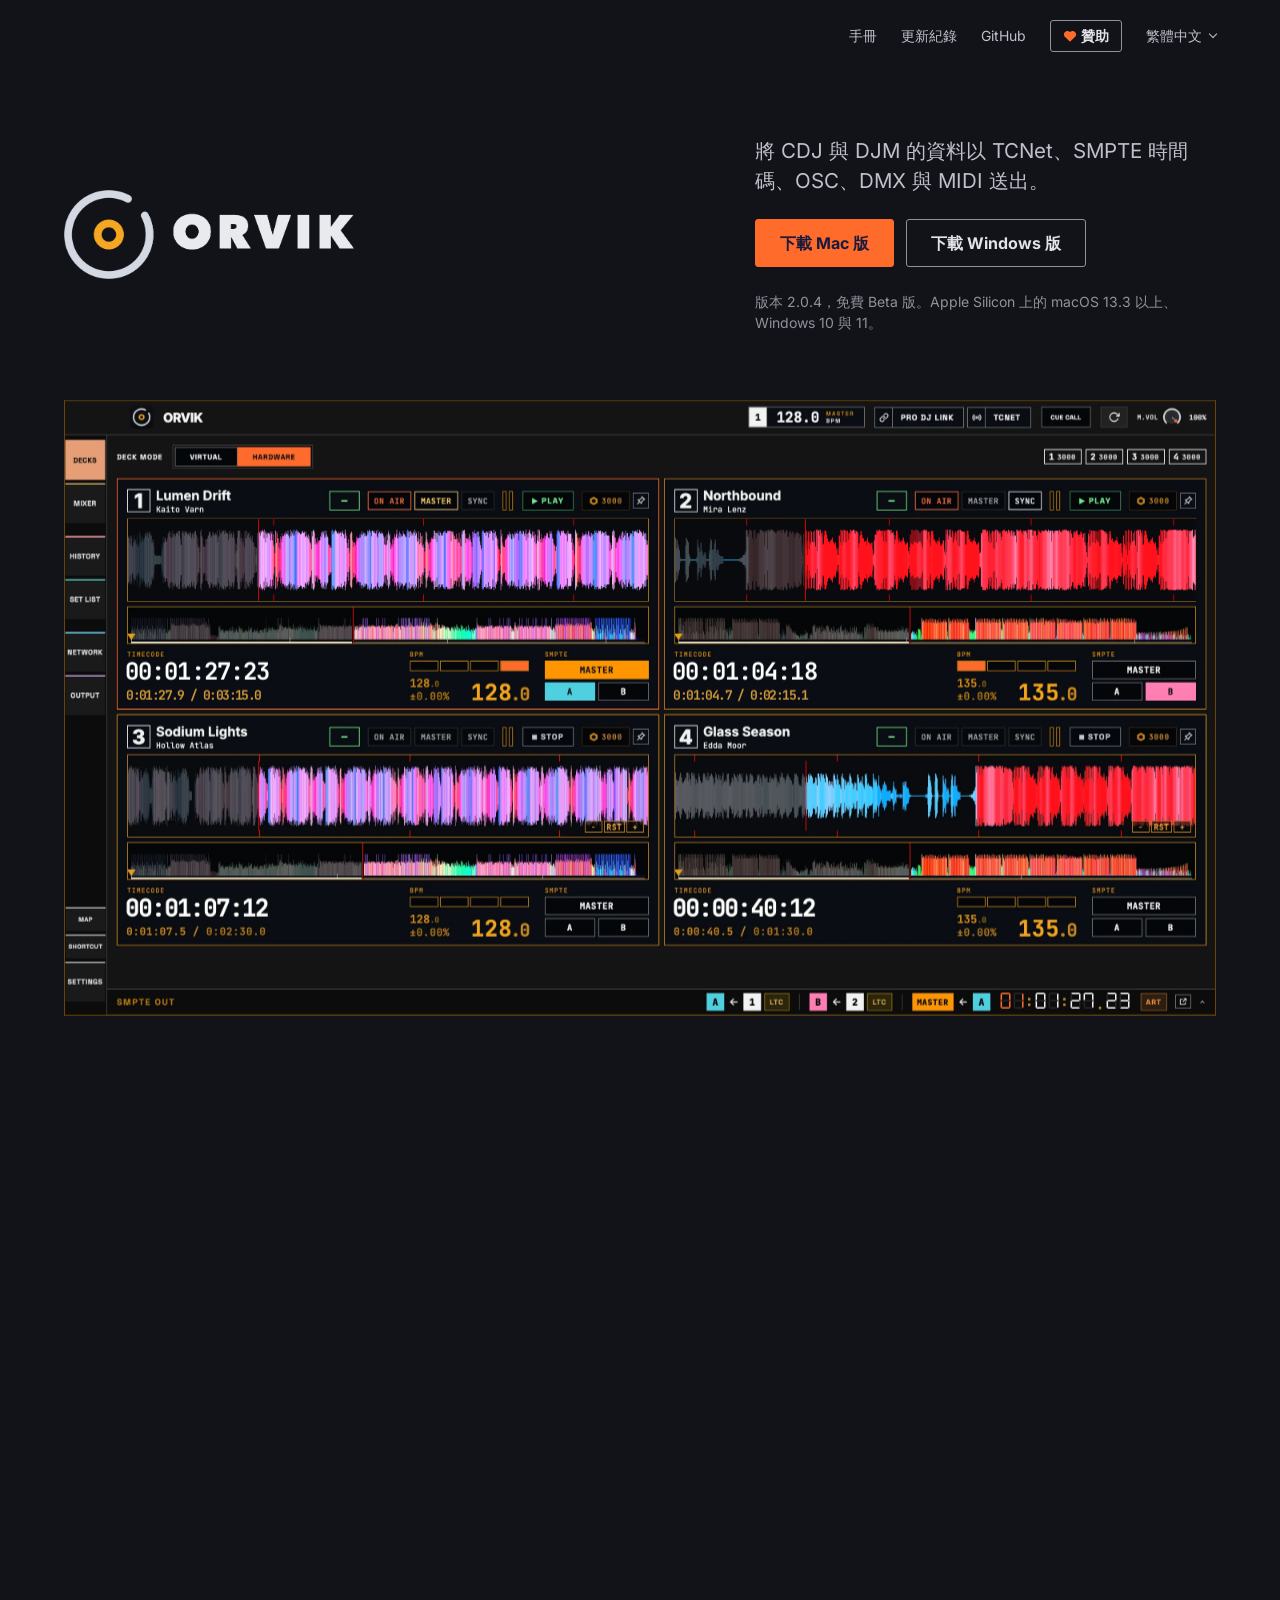
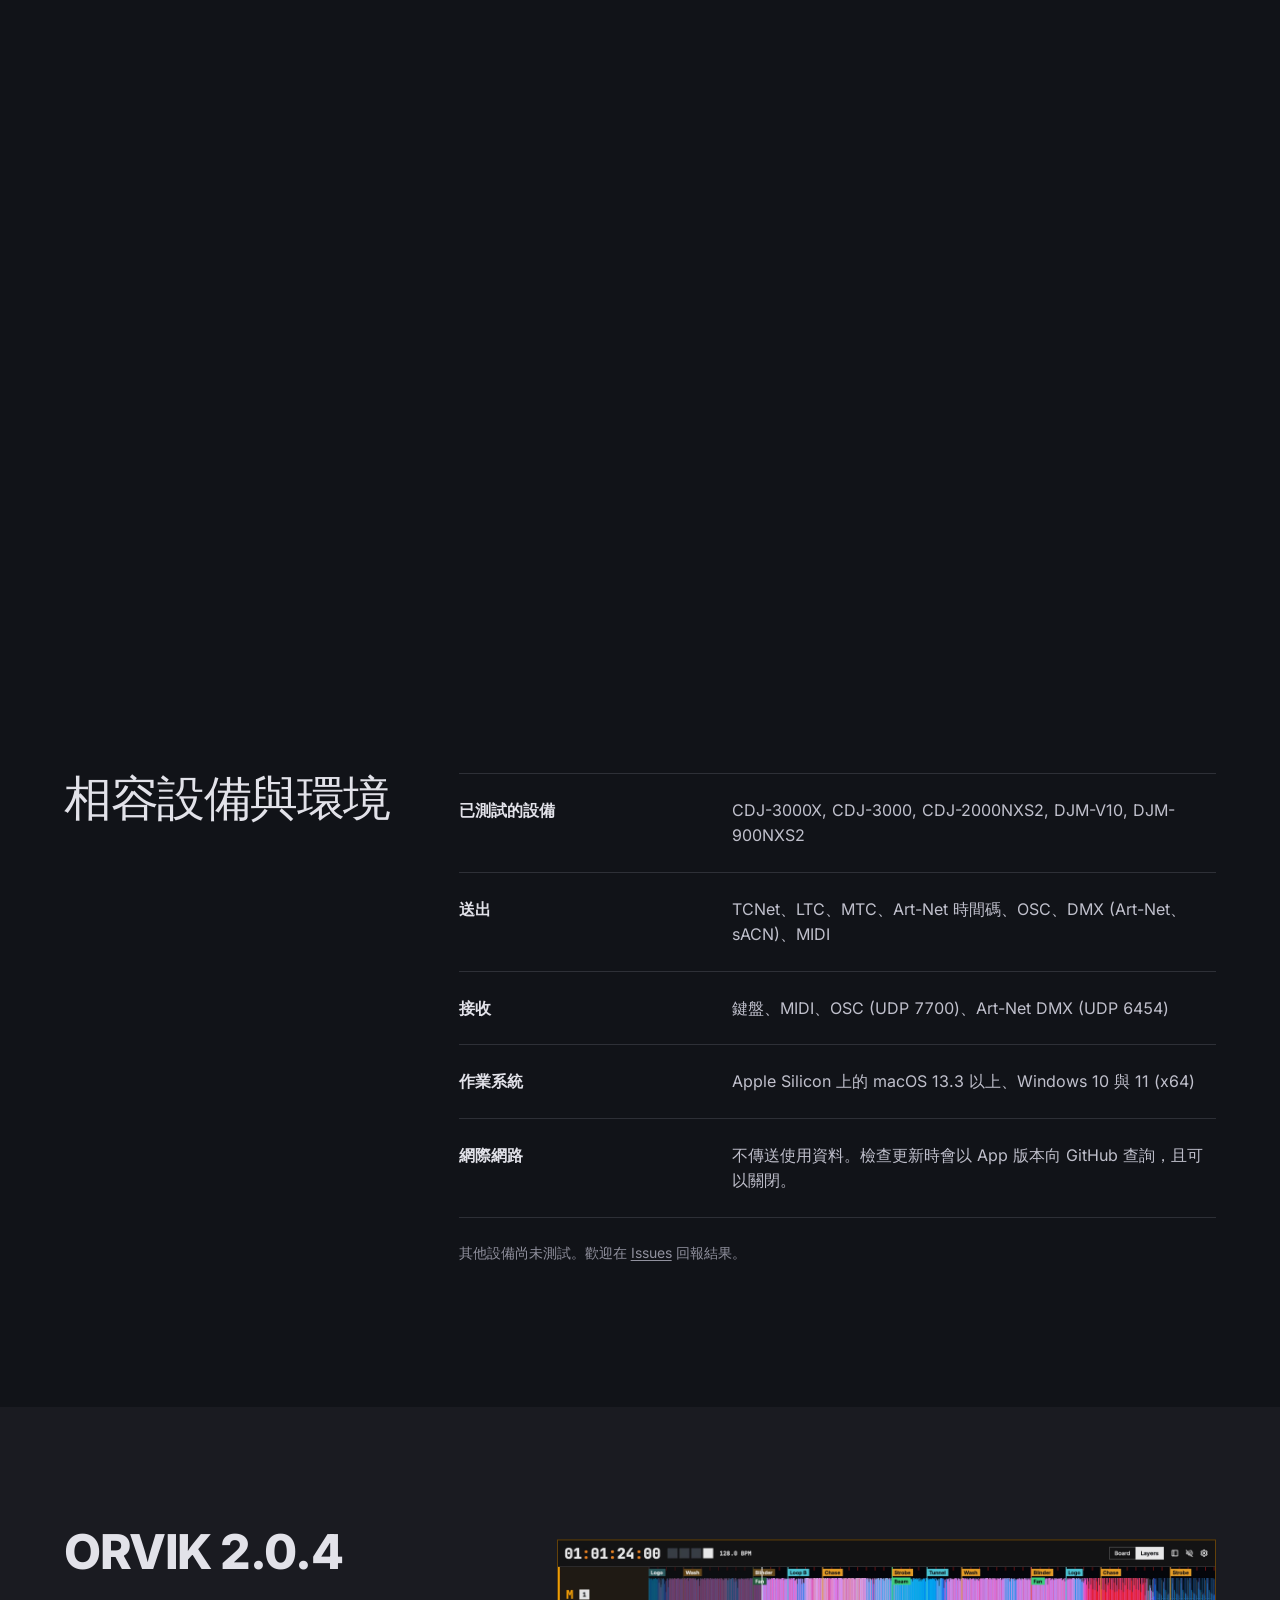
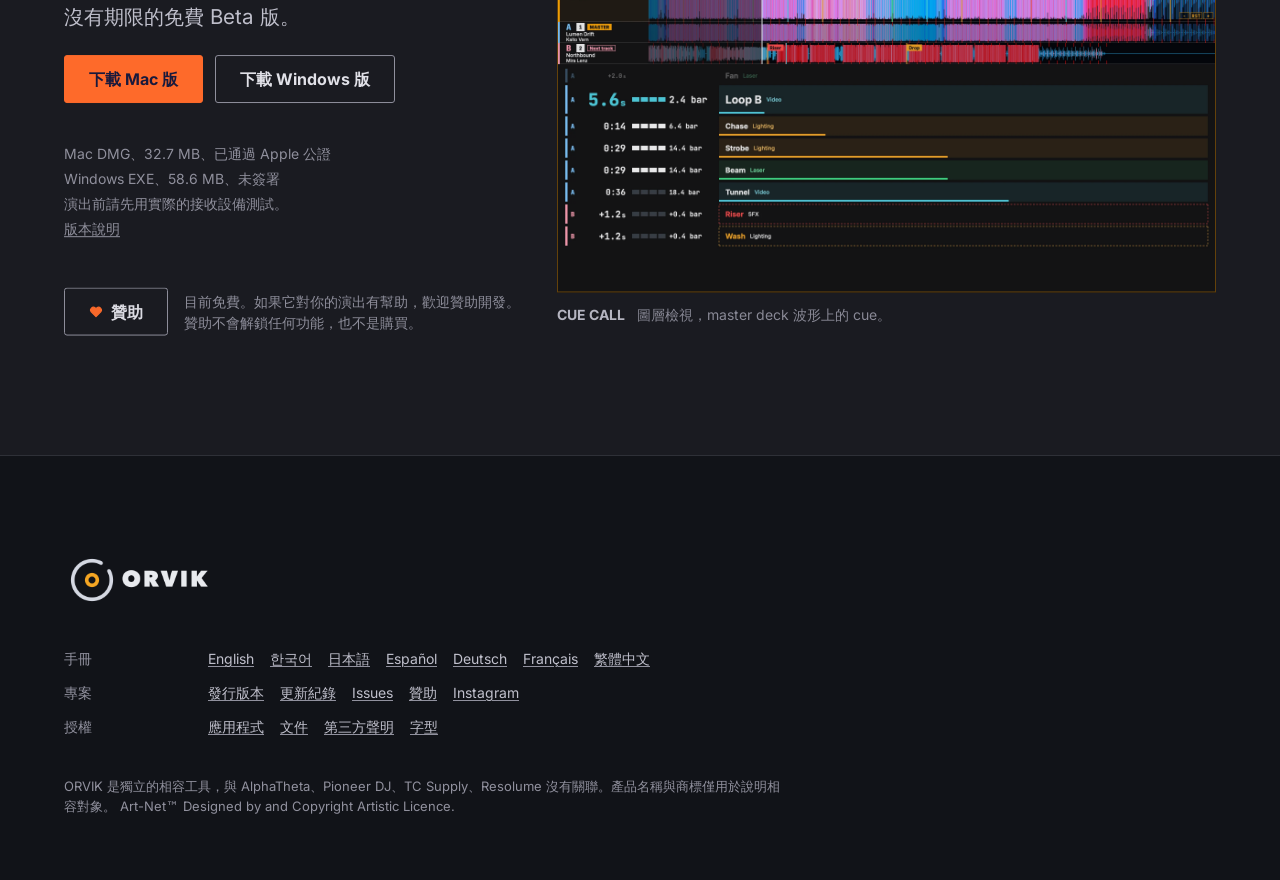
<file: docs/zh-tw/index.html>
<!doctype html>
<html lang="zh-Hant-TW">
<head>
<meta charset="utf-8">
<meta name="viewport" content="width=device-width, initial-scale=1, viewport-fit=cover">
<title>ORVIK</title>
<meta name="description" content="ORVIK 讀取 PRO DJ LINK 上的 CDJ 與 DJM，並送出 TCNet、SMPTE 時間碼、OSC、DMX 與 MIDI。適用於 macOS 與 Windows 的免費 Beta 版。">
<meta name="theme-color" content="#111318">
<meta property="og:title" content="ORVIK">
<meta property="og:description" content="將 CDJ 與 DJM 的資料以 TCNet、SMPTE 時間碼、OSC、DMX 與 MIDI 送出。">
<meta property="og:image" content="https://zesminseok.github.io/ORVIK/site/img/social.png">
<meta property="og:type" content="website">
<link rel="icon" href="../site/img/icon.png">
<link rel="alternate" hreflang="en" href="../">
<link rel="alternate" hreflang="ko" href="../ko/">
<link rel="alternate" hreflang="ja" href="../ja/">
<link rel="alternate" hreflang="es" href="../es/">
<link rel="alternate" hreflang="de" href="../de/">
<link rel="alternate" hreflang="fr" href="../fr/">
<link rel="alternate" hreflang="zh-TW" href="../zh-tw/">
<link rel="alternate" hreflang="x-default" href="../">
<script src="../site/lang.js"></script>
<link rel="preload" href="../site/fonts/jetbrains-mono-700-latin.woff2" as="font" type="font/woff2" crossorigin>
<link rel="stylesheet" href="../site/site.css">
<script>document.documentElement.classList.add('js')</script>
</head>
<body>
<header class="nav">
  <div class="container nav-row">
    <nav aria-label="網站">
      <ul class="nav-links">
        <li><a href="../manual/zh-tw/">手冊</a></li>
        <li class="nav-wide"><a href="https://github.com/Zesminseok/ORVIK/blob/main/CHANGELOG.md">更新紀錄</a></li>
        <li><a href="https://github.com/Zesminseok/ORVIK">GitHub</a></li>
        <li><a class="nav-sponsor" href="https://github.com/sponsors/zesminseok"><svg class="heart" viewBox="0 0 16 16" width="14" height="14" aria-hidden="true"><path d="M8 13.6 2.6 8.3a3.2 3.2 0 0 1 4.5-4.5L8 4.7l.9-.9a3.2 3.2 0 0 1 4.5 4.5z" fill="currentColor" stroke="currentColor" stroke-width="1.5" stroke-linejoin="round"/></svg><span>贊助</span></a></li>
        <li><details class="langs"><summary>繁體中文</summary><ul><li><a href="../" hreflang="en" lang="en">English</a></li><li><a href="../ko/" hreflang="ko" lang="ko">한국어</a></li><li><a href="../ja/" hreflang="ja" lang="ja">日本語</a></li><li><a href="../es/" hreflang="es" lang="es">Español</a></li><li><a href="../de/" hreflang="de" lang="de">Deutsch</a></li><li><a href="../fr/" hreflang="fr" lang="fr">Français</a></li><li><a href="../zh-tw/" hreflang="zh-TW" lang="zh-TW" aria-current="page">繁體中文</a></li></ul></details></li>
      </ul>
    </nav>
  </div>
</header>
<div class="bar" data-bar hidden>
  <div class="container bar-row">
    <a class="bar-mark" href="#"><img src="../site/img/wordmark-hero.png" alt="ORVIK" width="783" height="242"></a>
    <nav class="bar-rail" aria-label="章節">
      <a href="#ch-decks" data-ch="0">Deck</a>
      <a href="#ch-smpte" data-ch="1">SMPTE 輸出</a>
      <a href="#ch-output" data-ch="2">輸出</a>
      <a href="#ch-setlist" data-ch="3">Set list</a>
      <a href="#ch-mixer" data-ch="4">混音器</a>
      <a href="#ch-cuecall" data-ch="5">Cue call</a>
    </nav>
    <div class="bar-get">
      <a class="btn btn-primary" data-asset="mac" href="https://github.com/Zesminseok/ORVIK/releases/download/v2.0.4/ORVIK-2.0.4-mac-arm64.dmg"><span class="bar-long">下載&nbsp;</span>Mac<span class="bar-long">&nbsp;版</span></a>
      <a class="btn btn-secondary" data-asset="win" href="https://github.com/Zesminseok/ORVIK/releases/download/v2.0.4/ORVIK-2.0.4-win-x64.exe"><span class="bar-long">下載&nbsp;</span>Windows<span class="bar-long">&nbsp;版</span></a>
    </div>
  </div>
  <div class="bar-line" aria-hidden="true"><span></span></div>
</div>

<main>
  <section class="hero">
    <div class="container banner-grid">
      <h1 class="name"><img src="../site/img/wordmark-hero.png" alt="ORVIK" width="783" height="242"></h1>
      <div class="banner-aside">
        <p class="lead">將 CDJ 與 DJM 的資料以 TCNet、SMPTE 時間碼、OSC、DMX 與 MIDI 送出。</p>
        <div class="actions">
          <a class="btn btn-primary" data-asset="mac" href="https://github.com/Zesminseok/ORVIK/releases/download/v2.0.4/ORVIK-2.0.4-mac-arm64.dmg">下載 Mac 版</a>
          <a class="btn btn-secondary" data-asset="win" href="https://github.com/Zesminseok/ORVIK/releases/download/v2.0.4/ORVIK-2.0.4-win-x64.exe">下載 Windows 版</a>
        </div>
        <p class="meta">版本 <span data-version>2.0.4</span>，免費 Beta 版。Apple Silicon 上的 macOS 13.3 以上、Windows 10 與 11。</p>
      </div>
    </div>
  </section>

  <section class="story" data-story aria-label="ORVIK 運作畫面">
    <div class="container story-inner">
      <article class="chapter" id="ch-decks" data-layout="top" aria-labelledby="ch-decks-title">
        <div class="ch-copy">
          <h2 id="ch-decks-title" class="ch-title">網路上的每一台 deck。</h2>
          <p class="lead ch-text">每台播放器的位置、BPM、波形與 cue，完全依照播放器送出的資料。</p>
        </div>
        <figure class="plate ch-plate" data-kind="product" data-live="decks">
          <div class="live-host"><div class="live-zoom"><img src="../site/img/decks.webp" alt="ORVIK 的 DECKS 頁面，四台播放器的波形、時間碼、BPM 與 SMPTE layer 按鈕" width="2880" height="1540" fetchpriority="high"></div></div>
          <figcaption><b>Deck</b></figcaption>
        </figure>
      </article>
      <article class="chapter" id="ch-smpte" data-layout="bottom-flip" aria-labelledby="ch-smpte-title">
        <div class="ch-copy">
          <h2 id="ch-smpte-title" class="ch-title">以時間碼輸出。</h2>
          <p class="lead ch-text">layer A、B 與 MASTER 的 LTC、MTC 與 <span class="nw">Art-Net</span> 時間碼。</p>
        </div>
        <figure class="plate ch-plate" data-kind="product" data-live="smpte">
          <div class="live-host"><div class="live-zoom"><img src="../site/img/smpte.webp" alt="SMPTE OUT 頁面，layer A、B 與 MASTER 的 LTC、MTC 與 Art-Net 時間碼設定" width="2880" height="1540" loading="lazy"></div></div>
          <figcaption><b>SMPTE 輸出</b></figcaption>
        </figure>
      </article>
      <article class="chapter" id="ch-output" data-layout="top-flip" aria-labelledby="ch-output-title">
        <div class="ch-copy">
          <h2 id="ch-output-title" class="ch-title">送到每個接收端。</h2>
          <p class="lead ch-text">節點編輯器，將 deck 與混音器的數值轉成 OSC、<span class="nw">Art-Net</span> 或 sACN 的 DMX，以及 MIDI。</p>
        </div>
        <figure class="plate ch-plate" data-kind="product">
          <div class="live-host"><div class="live-zoom"><img src="../site/img/output.webp" alt="OUTPUT 頁面，將 deck 數值連到 OSC、DMX 與 MIDI 目標的節點編輯器" width="2880" height="1540" loading="lazy"></div></div>
          <figcaption><b>輸出</b></figcaption>
        </figure>
      </article>
      <article class="chapter" id="ch-setlist" data-layout="bottom" aria-labelledby="ch-setlist-title">
        <div class="ch-copy">
          <h2 id="ch-setlist-title" class="ch-title">每個瞬間都有一個 cue。</h2>
          <p class="lead ch-text">每首曲目各有時間碼偏移，cue 對準拍點送出 OSC、DMX 與 MIDI。</p>
        </div>
        <figure class="plate ch-plate" data-kind="product">
          <div class="live-host"><div class="live-zoom"><img src="../site/img/setlist.webp" alt="SET LIST 頁面，四首曲目的時間碼偏移與波形上的 cue 編輯器" width="2880" height="1540" loading="lazy"></div></div>
          <figcaption><b>Set list</b></figcaption>
        </figure>
      </article>
      <article class="chapter" id="ch-mixer" data-layout="top" aria-labelledby="ch-mixer-title">
        <div class="ch-copy">
          <h2 id="ch-mixer-title" class="ch-title">混音器的一舉一動。</h2>
          <p class="lead ch-text">DJM 回報的推桿、EQ、FX 與電平表，畫面為 DJM-900NXS2。</p>
        </div>
        <figure class="plate ch-plate" data-kind="product">
          <div class="live-host"><div class="live-zoom"><img src="../site/img/mixer.webp" alt="MIXER 頁面，DJM-900NXS2 的聲道推桿、EQ、FX 與電平表" width="2880" height="1540" loading="lazy"></div></div>
          <figcaption><b>混音器</b></figcaption>
        </figure>
      </article>
      <article class="chapter" id="ch-cuecall" data-layout="bottom-flip" aria-labelledby="ch-cuecall-title">
        <div class="ch-copy">
          <h2 id="ch-cuecall-title" class="ch-title">工作人員聽得見的 cue call。</h2>
          <p class="lead ch-text">各群組的下一個 cue 與剩餘時間、語音播報，以及手機上 /cuecall 的同一個倒數。</p>
        </div>
        <figure class="plate ch-plate" data-kind="product" data-live="board">
          <div class="live-host"><div class="live-zoom"><img src="../site/img/cuecall-board.webp" alt="CUE CALL 看板，Lighting、Video、SFX 與 Laser 群組的倒數" width="2880" height="1540" loading="lazy"></div></div>
          <figcaption><b>Cue call</b></figcaption>
        </figure>
      </article>
    </div>
  </section>

  <section class="specs" id="specs" aria-labelledby="specs-head">
    <div class="container specs-grid">
      <h2 id="specs-head">相容設備與環境</h2>
      <div class="specs-body">
        <dl class="rows">
          <div class="row"><dt>已測試的設備</dt><dd>CDJ-3000X, CDJ-3000, CDJ-2000NXS2, DJM-V10, DJM-900NXS2</dd></div>
          <div class="row"><dt>送出</dt><dd>TCNet、LTC、MTC、Art-Net 時間碼、OSC、DMX (Art-Net、sACN)、MIDI</dd></div>
          <div class="row"><dt>接收</dt><dd>鍵盤、MIDI、OSC (UDP <span class="num">7700</span>)、Art-Net DMX (UDP <span class="num">6454</span>)</dd></div>
          <div class="row"><dt>作業系統</dt><dd>Apple Silicon 上的 macOS 13.3 以上、Windows 10 與 11 (x64)</dd></div>
          <div class="row"><dt>網際網路</dt><dd>不傳送使用資料。檢查更新時會以 App 版本向 GitHub 查詢，且可以關閉。</dd></div>
        </dl>
        <p class="note">其他設備尚未測試。歡迎在 <a href="https://github.com/Zesminseok/ORVIK/issues">Issues</a> 回報結果。</p>
      </div>
    </div>
  </section>

  <section class="get" id="download" aria-labelledby="get-head">
    <div class="container split split-get">
      <div class="split-text">
        <h2 id="get-head">ORVIK <span data-version>2.0.4</span></h2>
        <p class="lead">沒有期限的免費 Beta 版。</p>
        <div class="actions">
          <a class="btn btn-primary" data-asset="mac" href="https://github.com/Zesminseok/ORVIK/releases/download/v2.0.4/ORVIK-2.0.4-mac-arm64.dmg">下載 Mac 版</a>
          <a class="btn btn-secondary" data-asset="win" href="https://github.com/Zesminseok/ORVIK/releases/download/v2.0.4/ORVIK-2.0.4-win-x64.exe">下載 Windows 版</a>
        </div>
        <ul class="meta meta-lines"><li>Mac DMG、<span data-size="mac">32.7 MB</span>、已通過 Apple 公證</li><li>Windows EXE、<span data-size="win">58.6 MB</span>、未簽署</li><li>演出前請先用實際的接收設備測試。</li><li><a data-notes href="https://github.com/Zesminseok/ORVIK/releases/tag/v2.0.4">版本說明</a></li></ul>
        <div class="support"><a class="btn btn-secondary" href="https://github.com/sponsors/zesminseok"><svg class="heart" viewBox="0 0 16 16" width="14" height="14" aria-hidden="true"><path d="M8 13.6 2.6 8.3a3.2 3.2 0 0 1 4.5-4.5L8 4.7l.9-.9a3.2 3.2 0 0 1 4.5 4.5z" fill="currentColor" stroke="currentColor" stroke-width="1.5" stroke-linejoin="round"/></svg>贊助</a><p class="meta">目前免費。如果它對你的演出有幫助，歡迎贊助開發。贊助不會解鎖任何功能，也不是購買。</p></div>
      </div>
      <figure class="plate split-visual" data-kind="product">
        <img src="../site/img/cuecall-layers.webp" alt="CUE CALL 的圖層檢視，master deck 的波形與各群組 cue 的時間軸" width="2880" height="1540" loading="lazy">
        <figcaption><b>CUE CALL</b> 圖層檢視，master deck 波形上的 cue。</figcaption>
      </figure>
    </div>
  </section>
</main>

<footer class="mast">
  <div class="container">
    <img class="mast-mark" src="../site/img/wordmark.png" alt="ORVIK" width="168" height="56" loading="lazy">
    <dl class="foot-rows">
      <div><dt>手冊</dt><dd>
        <a href="../manual/">English</a>
        <a href="../manual/ko/" lang="ko">한국어</a>
        <a href="../manual/ja/" lang="ja">日本語</a>
        <a href="../manual/es/" lang="es">Español</a>
        <a href="../manual/de/" lang="de">Deutsch</a>
        <a href="../manual/fr/" lang="fr">Français</a>
        <a href="../manual/zh-tw/" lang="zh-TW">繁體中文</a>
      </dd></div>
      <div><dt>專案</dt><dd>
        <a href="https://github.com/Zesminseok/ORVIK/releases">發行版本</a>
        <a href="https://github.com/Zesminseok/ORVIK/blob/main/CHANGELOG.md">更新紀錄</a>
        <a href="https://github.com/Zesminseok/ORVIK/issues">Issues</a>
        <a href="https://github.com/sponsors/zesminseok">贊助</a>
        <a href="https://instagram.com/zes_minseok">Instagram</a>
      </dd></div>
      <div><dt>授權</dt><dd>
        <a href="https://github.com/Zesminseok/ORVIK/blob/main/BINARY_LICENSE.md">應用程式</a>
        <a href="https://github.com/Zesminseok/ORVIK/blob/main/LICENSE">文件</a>
        <a href="https://github.com/Zesminseok/ORVIK/blob/main/THIRD_PARTY_NOTICES.md">第三方聲明</a>
        <a href="../site/fonts/LICENSE.txt">字型</a>
      </dd></div>
    </dl>
    <p class="legal">ORVIK 是獨立的相容工具，與 AlphaTheta、Pioneer DJ、TC Supply、Resolume 沒有關聯。產品名稱與商標僅用於說明相容對象。 Art-Net™ Designed by and Copyright Artistic Licence.</p>
  </div>
</footer>
<script src="../site/vendor/gsap-3.12.5/gsap.min.js" defer></script>
<script src="../site/vendor/gsap-3.12.5/ScrollTrigger.min.js" defer></script>
<script src="../site/live.js" defer></script>
<script src="../site/site.js" defer></script>
</body>
</html>
</file>
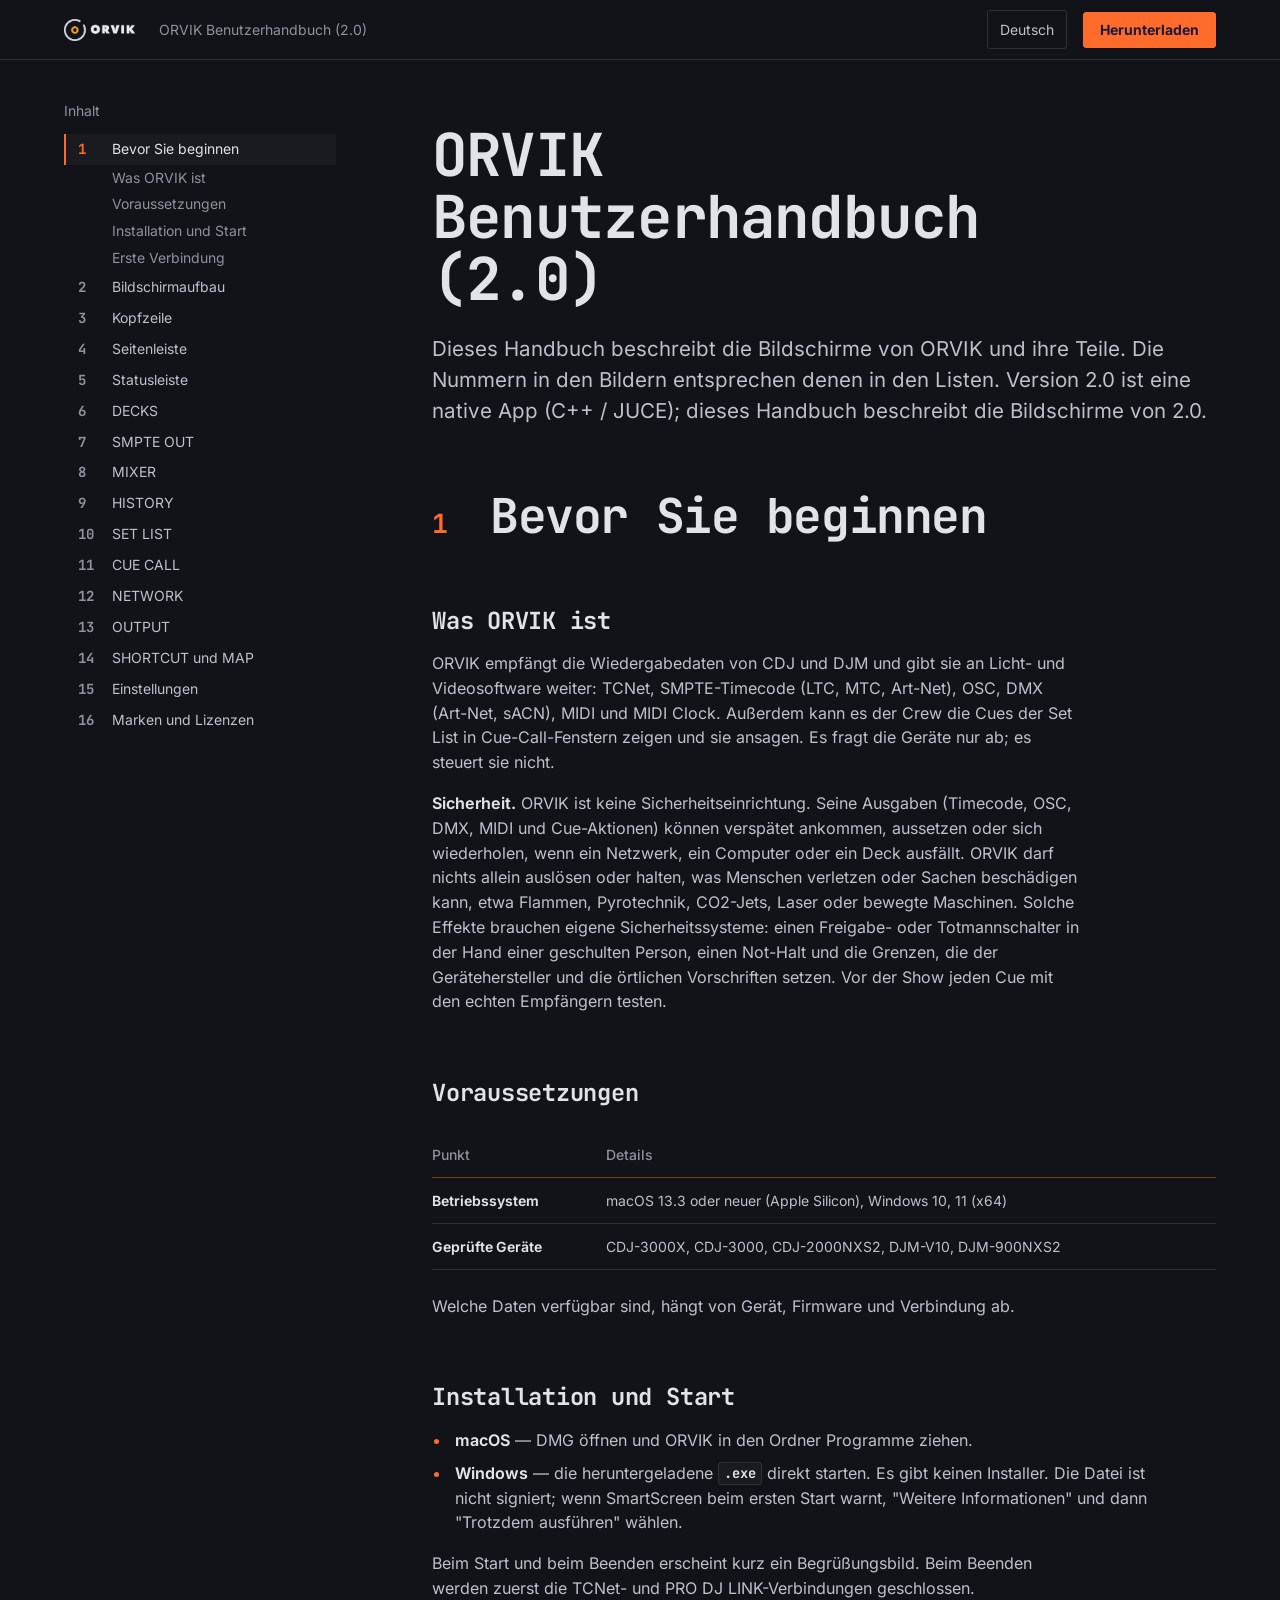
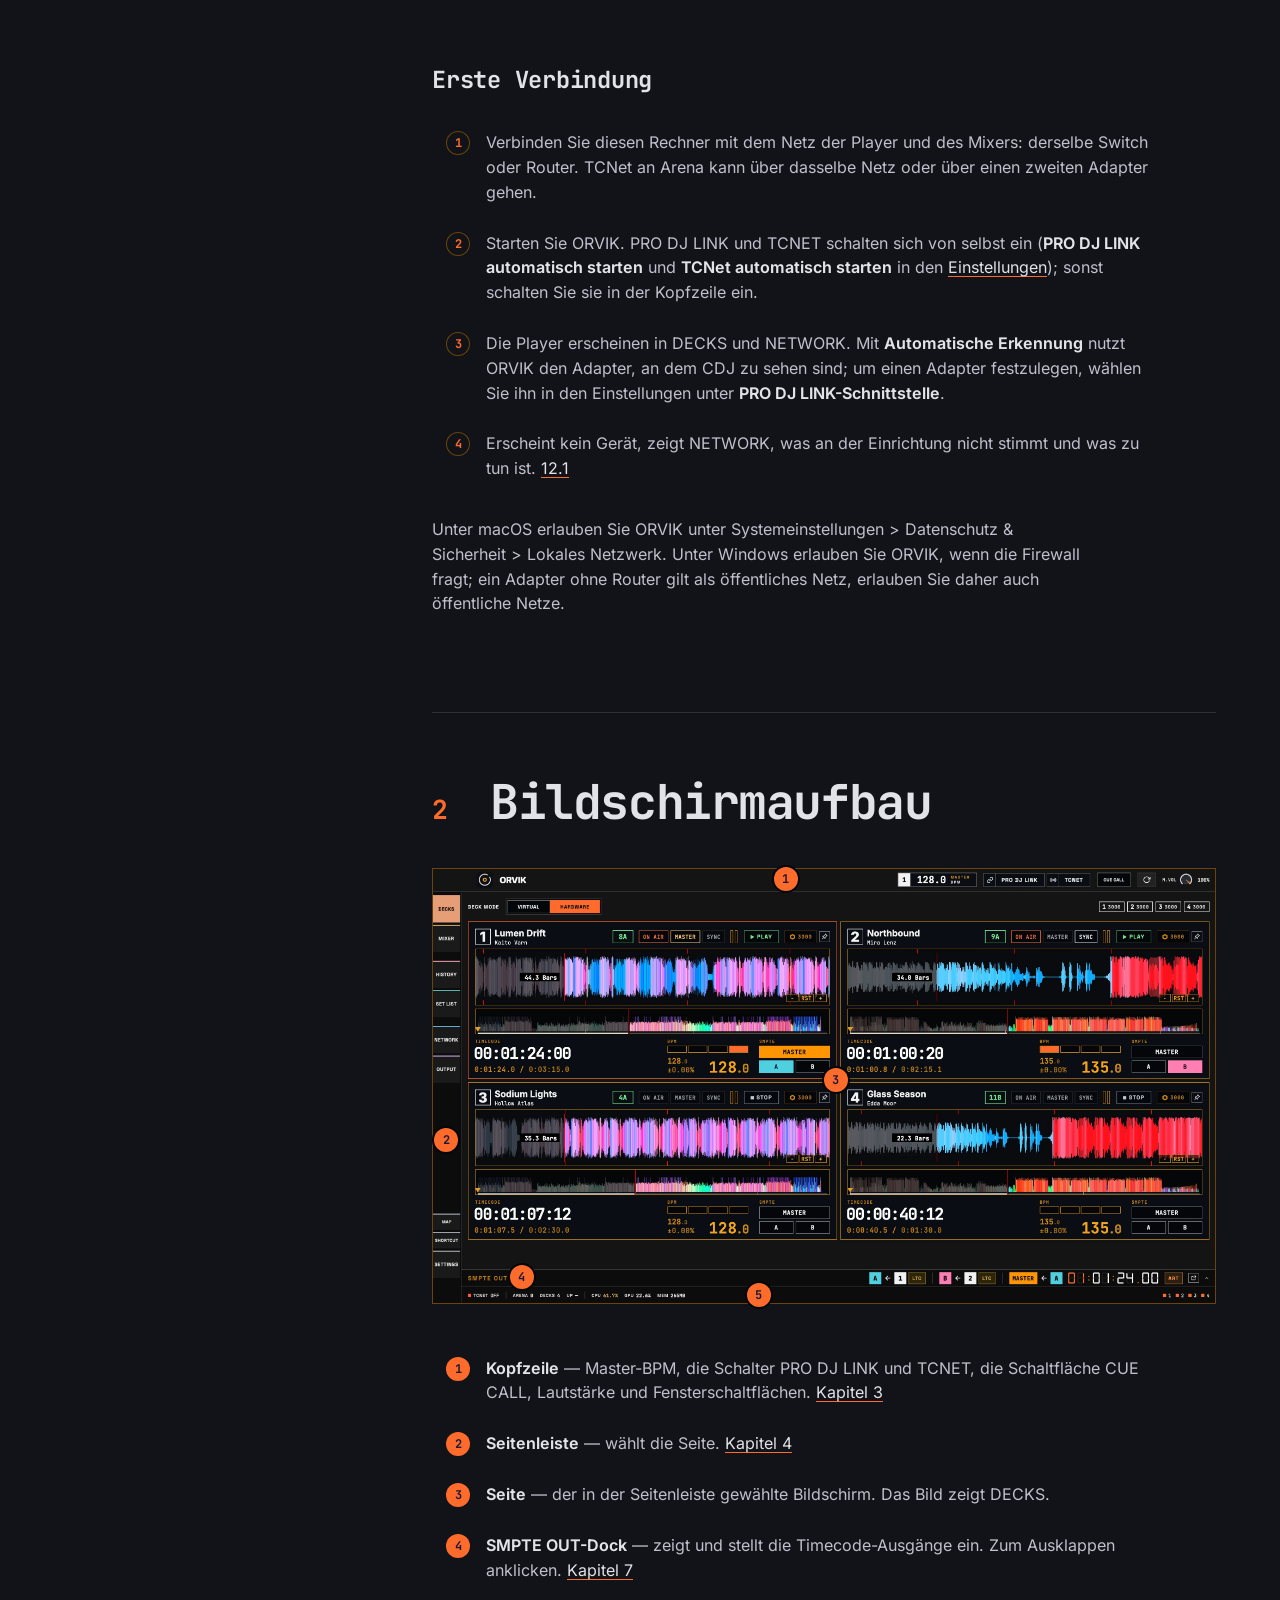
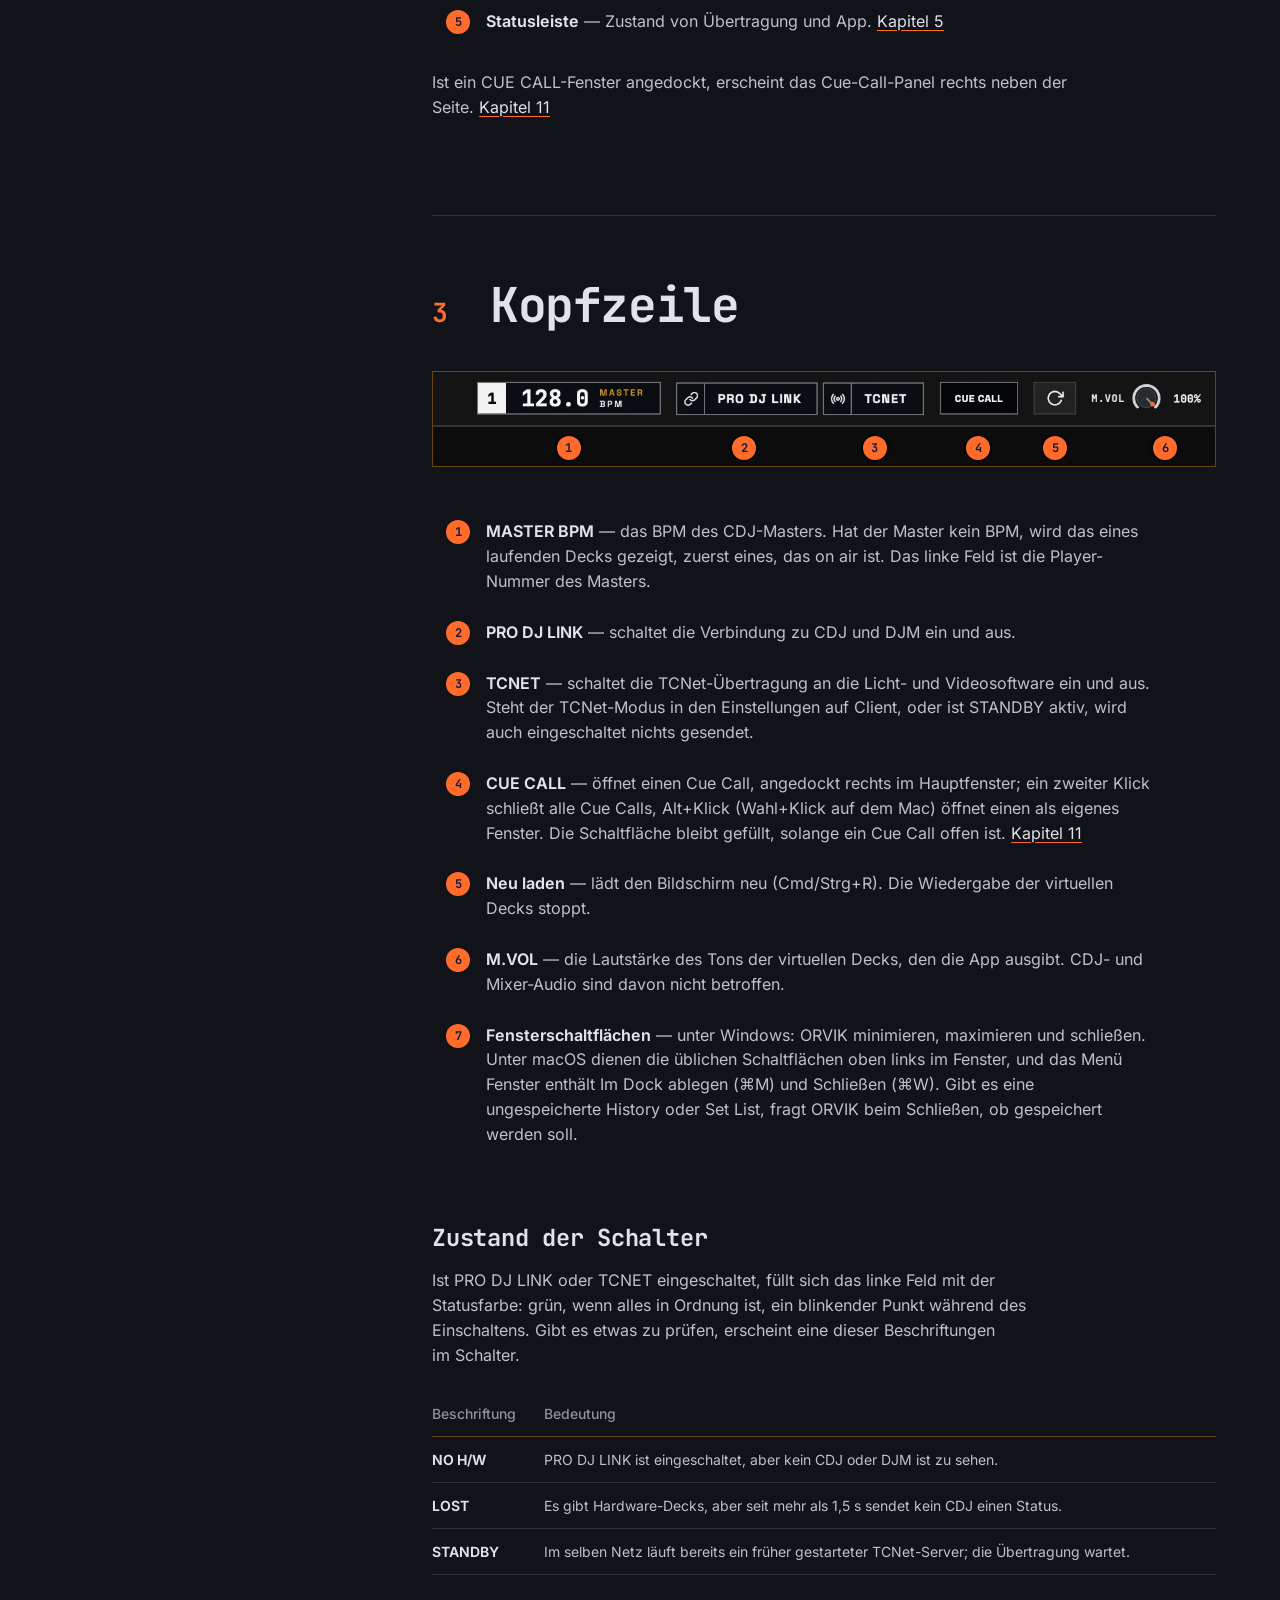
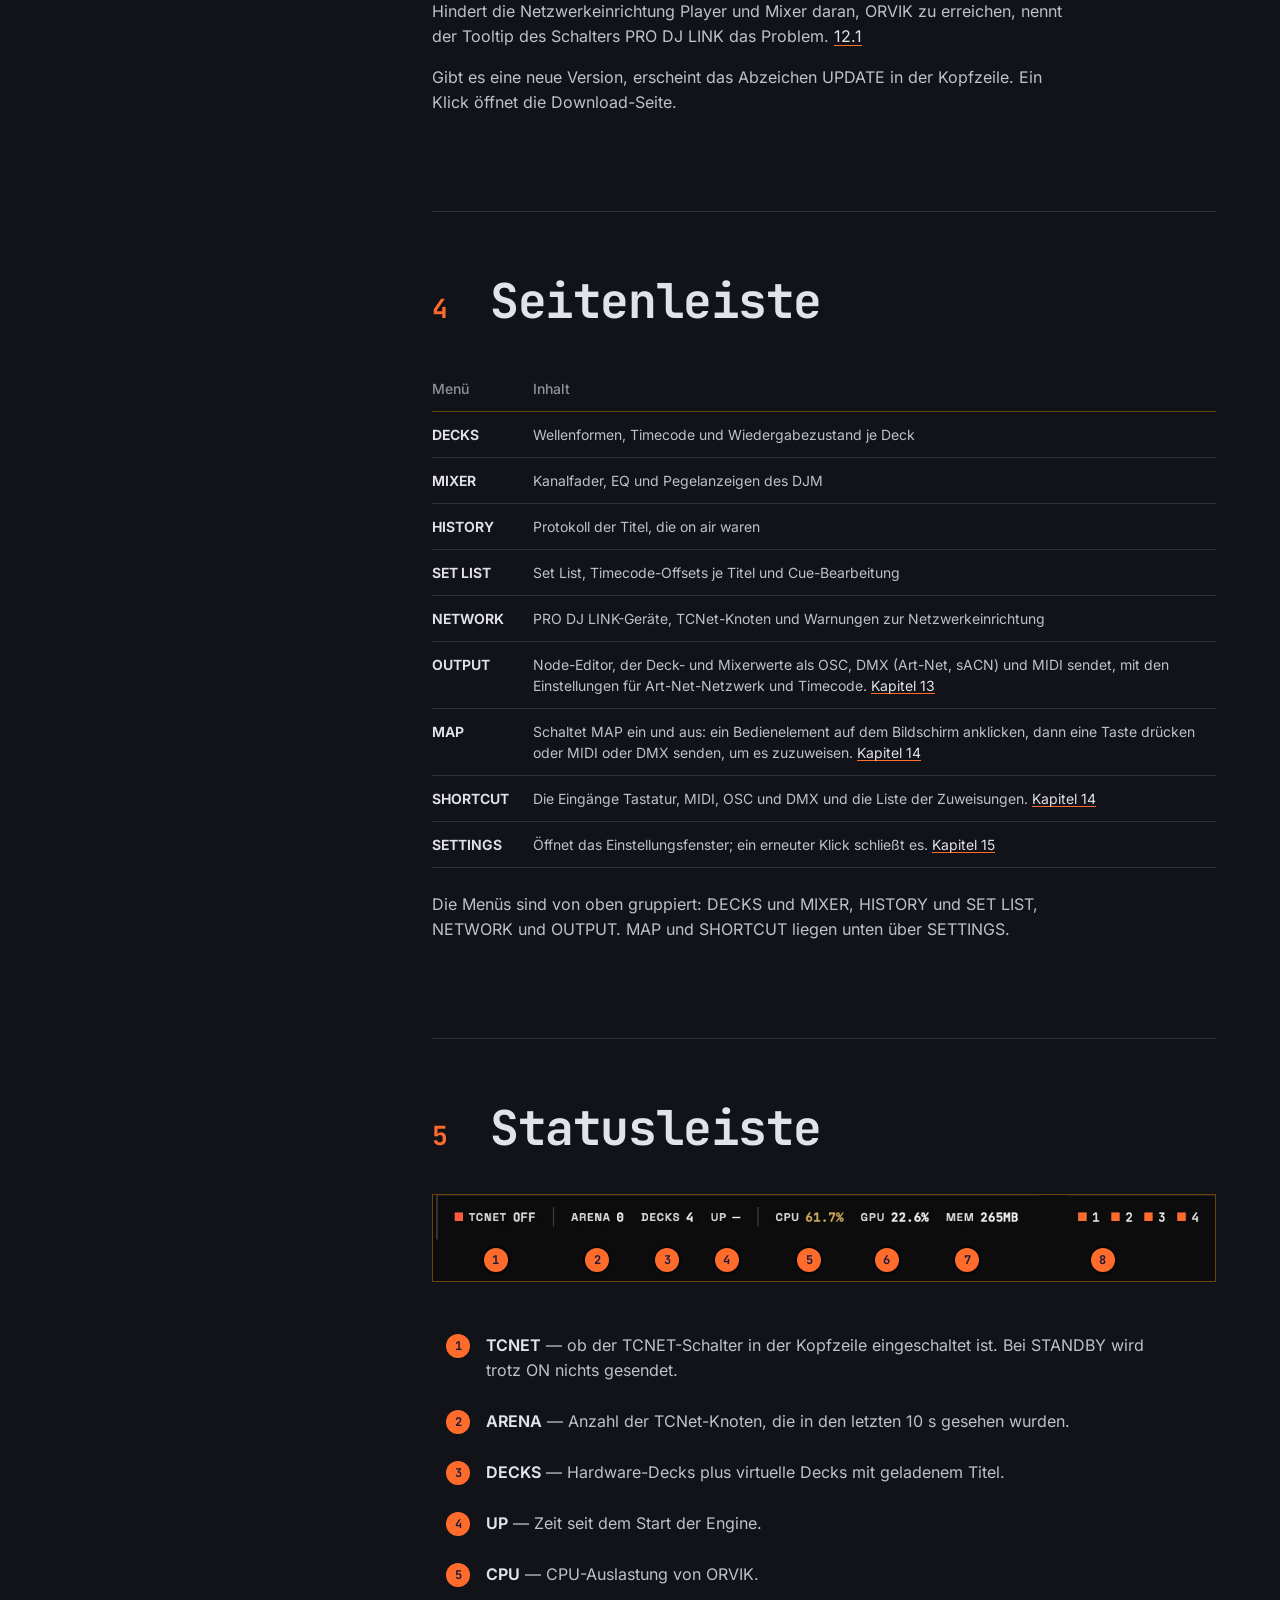
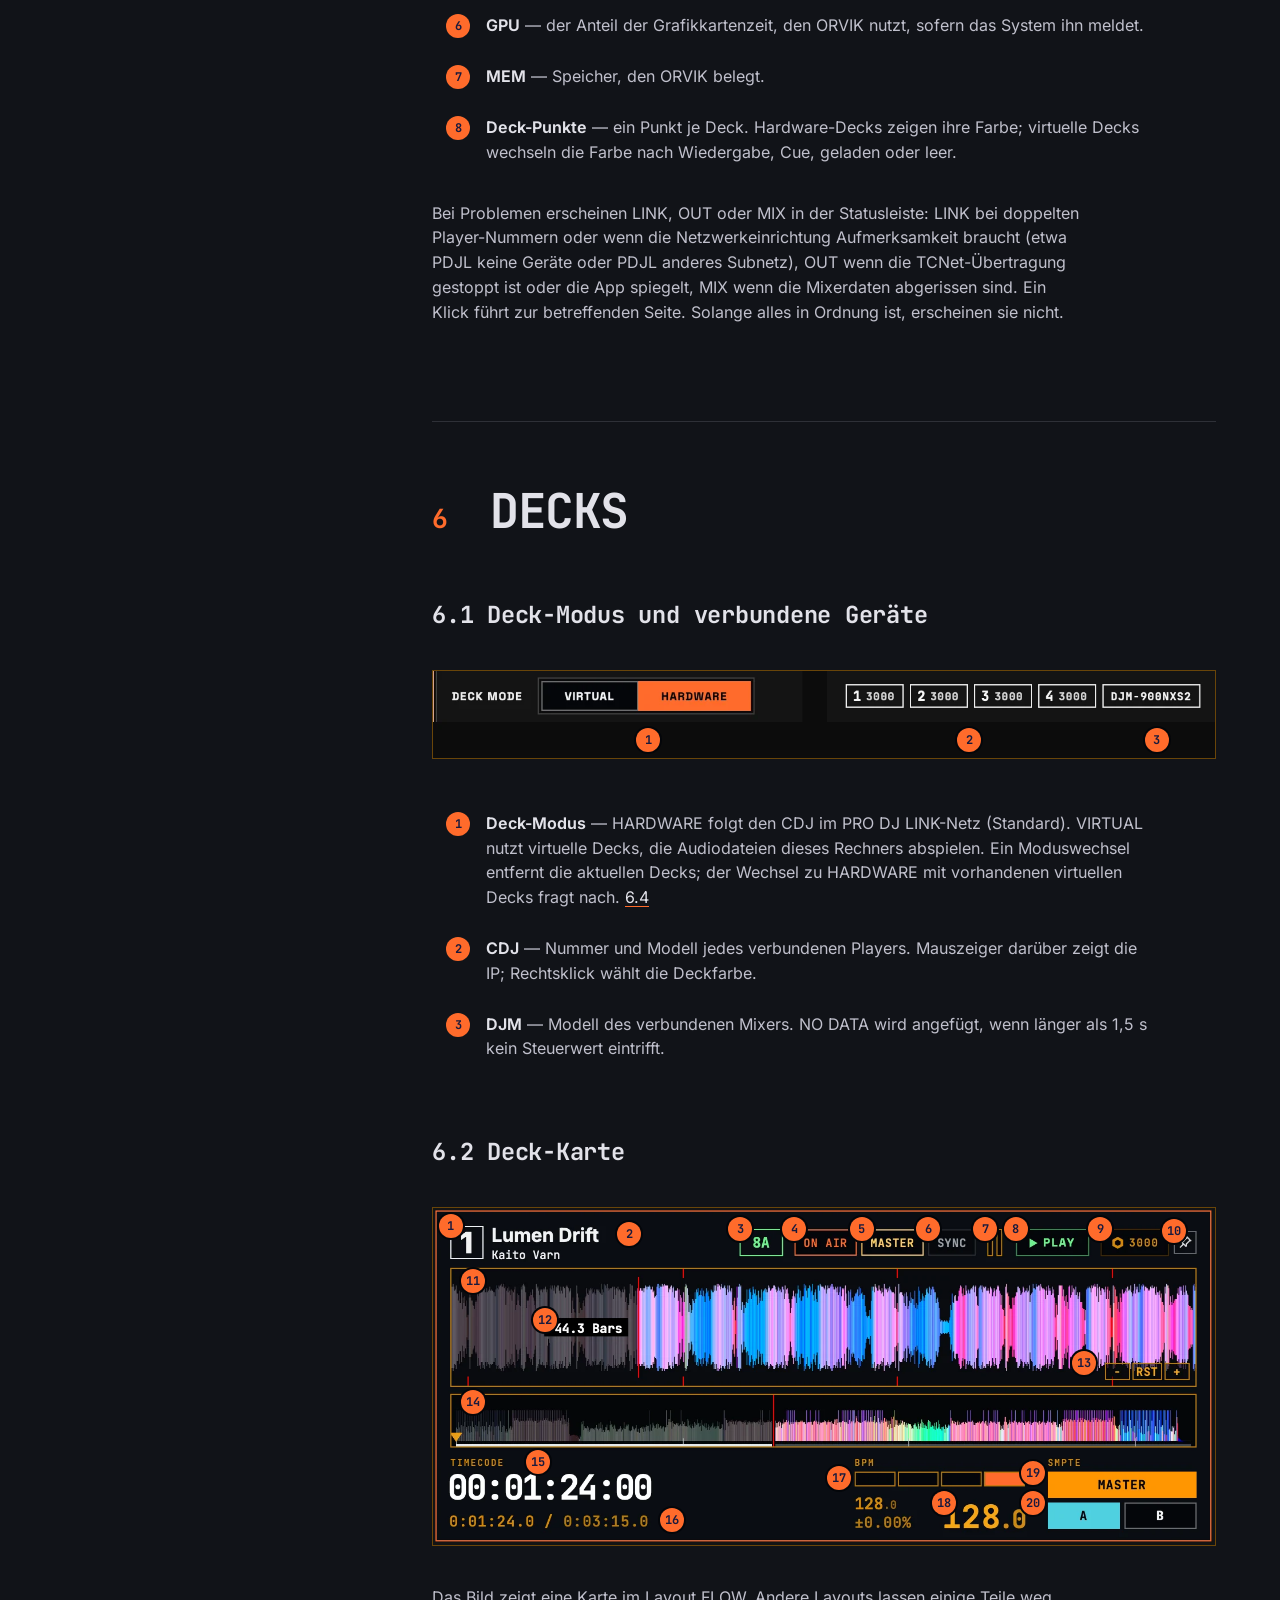
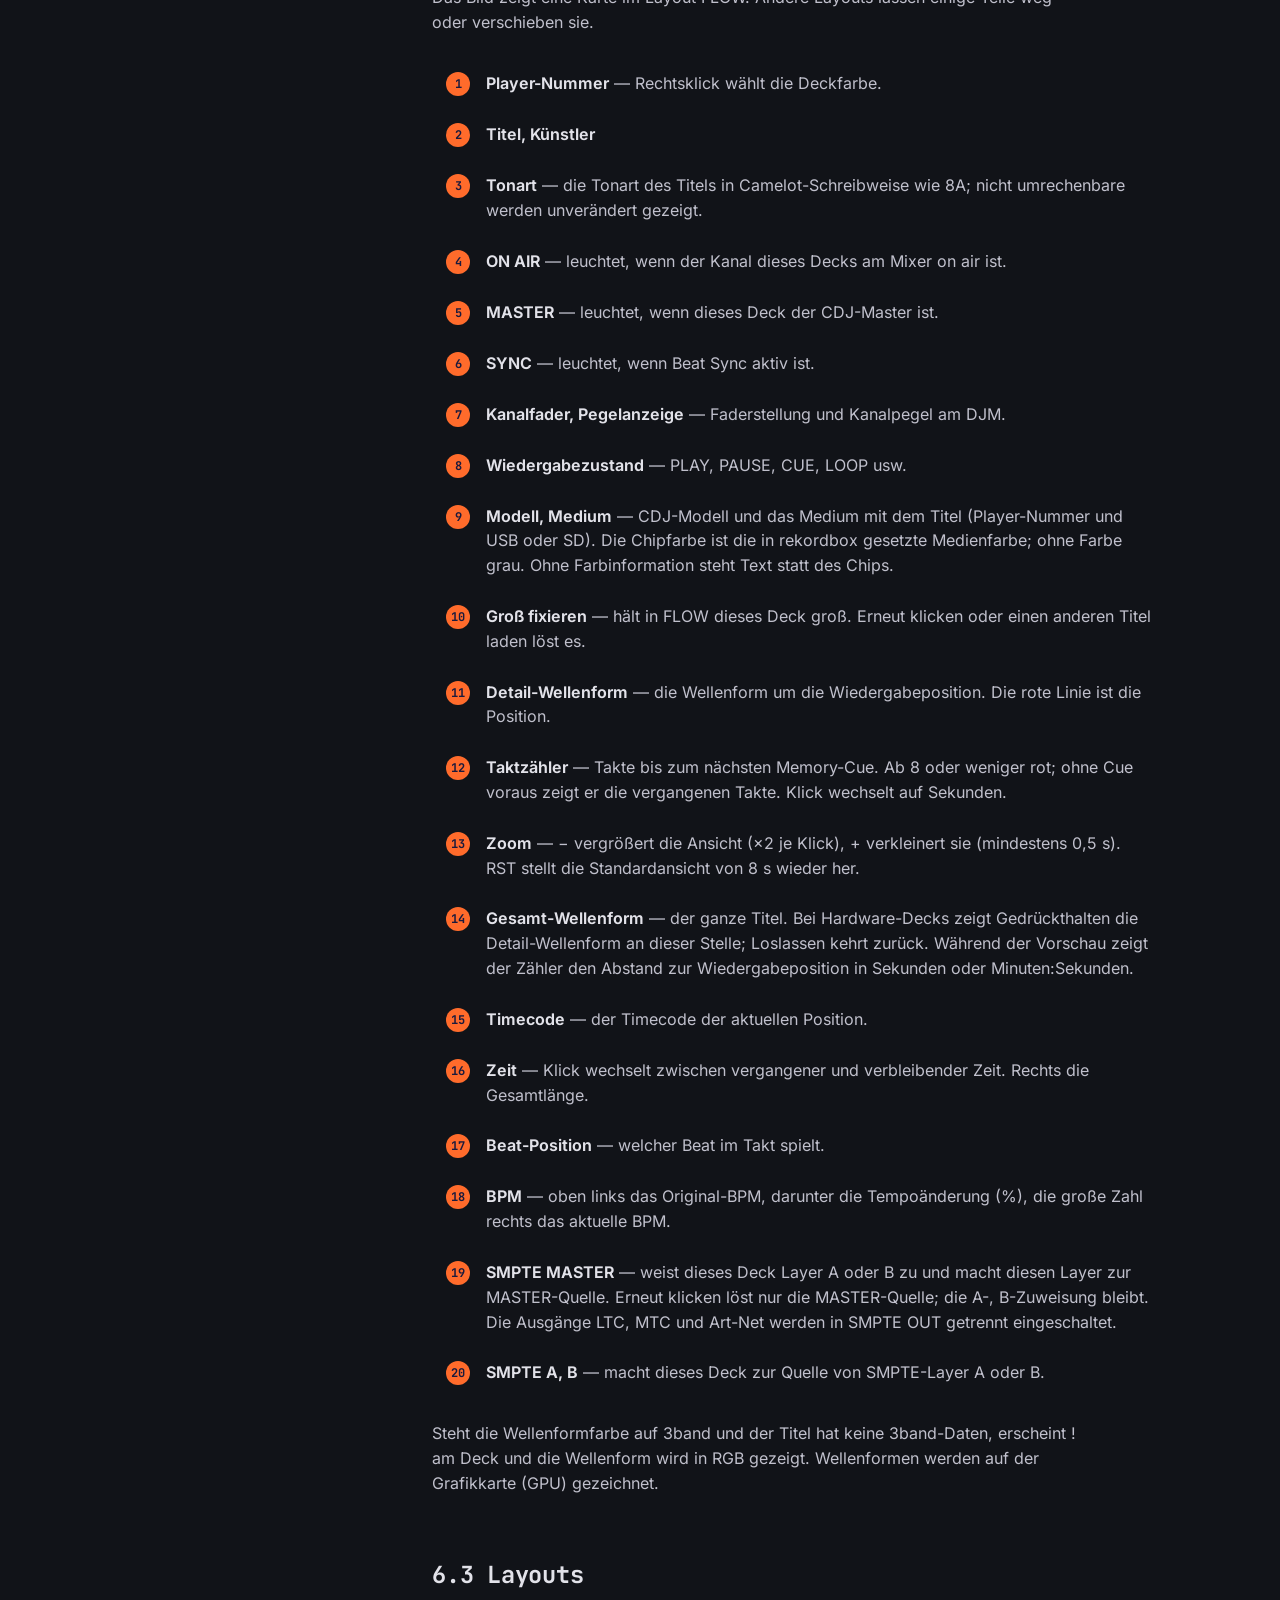
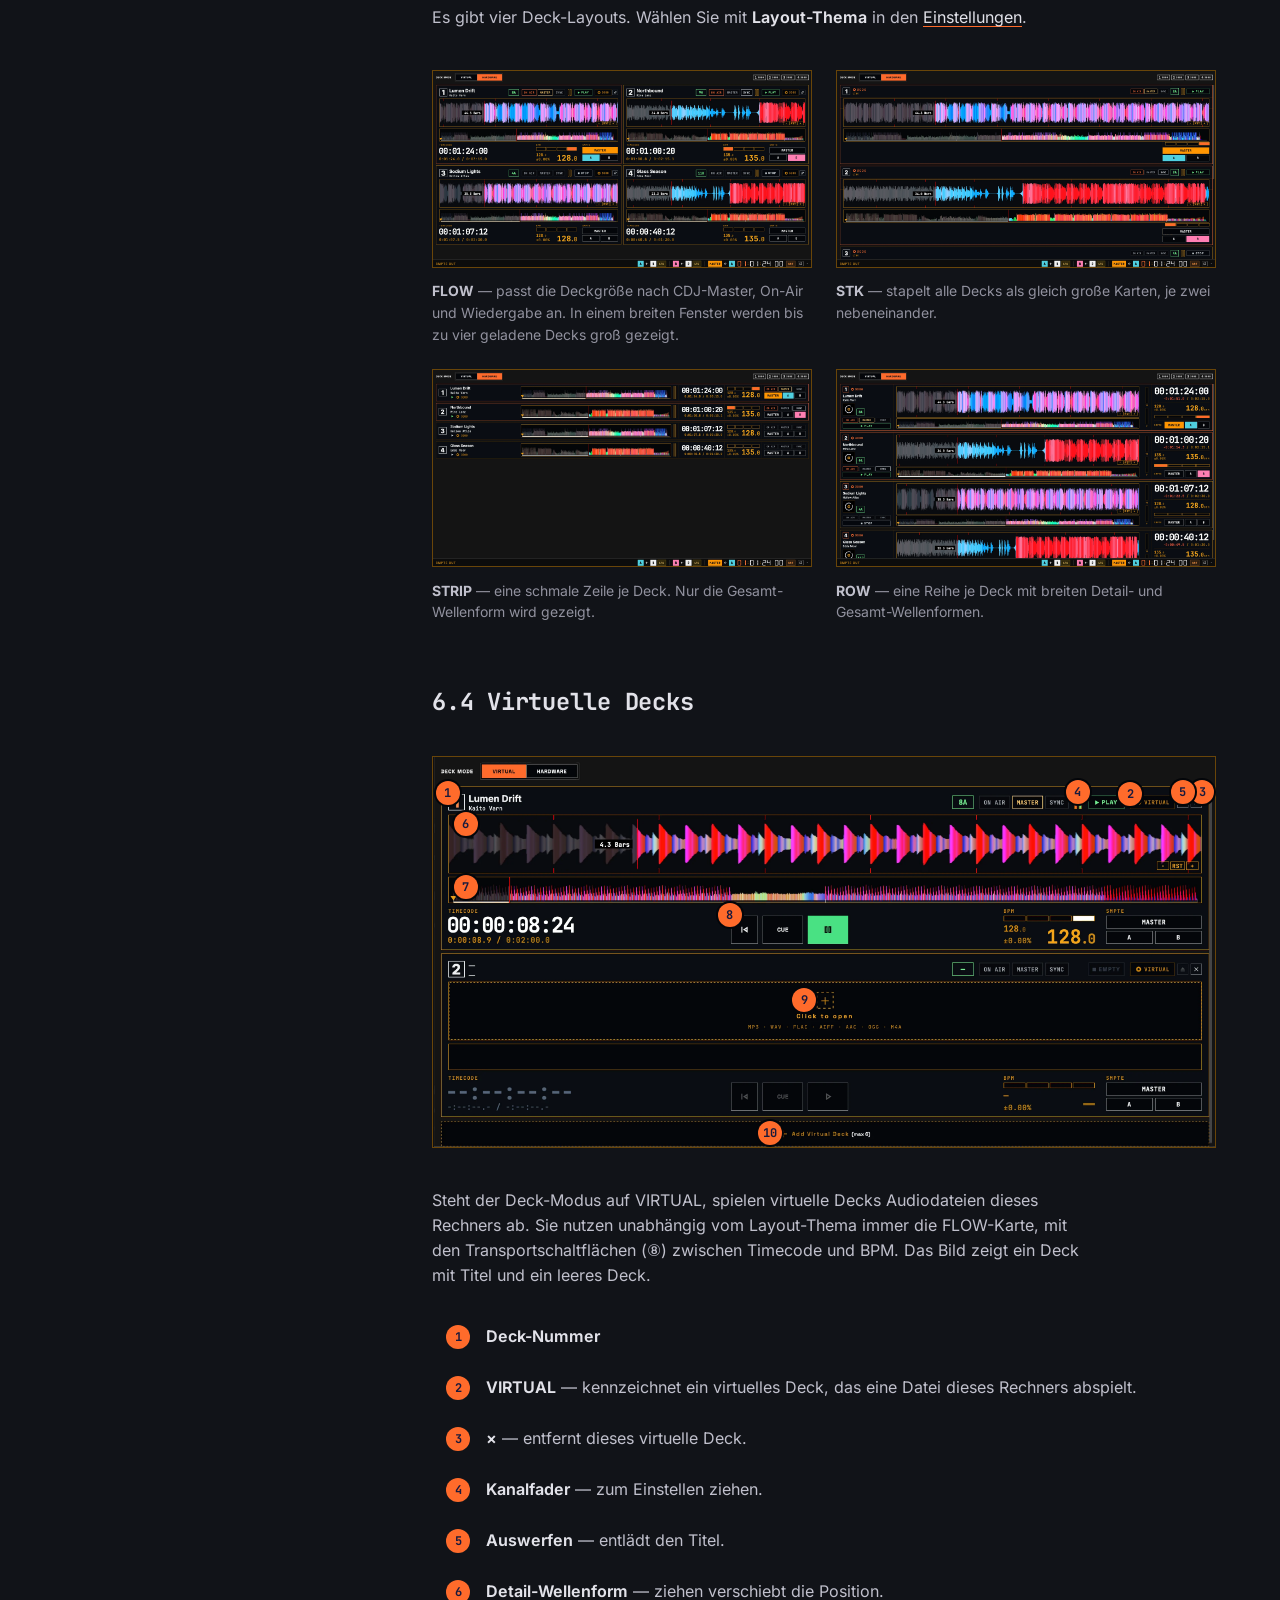
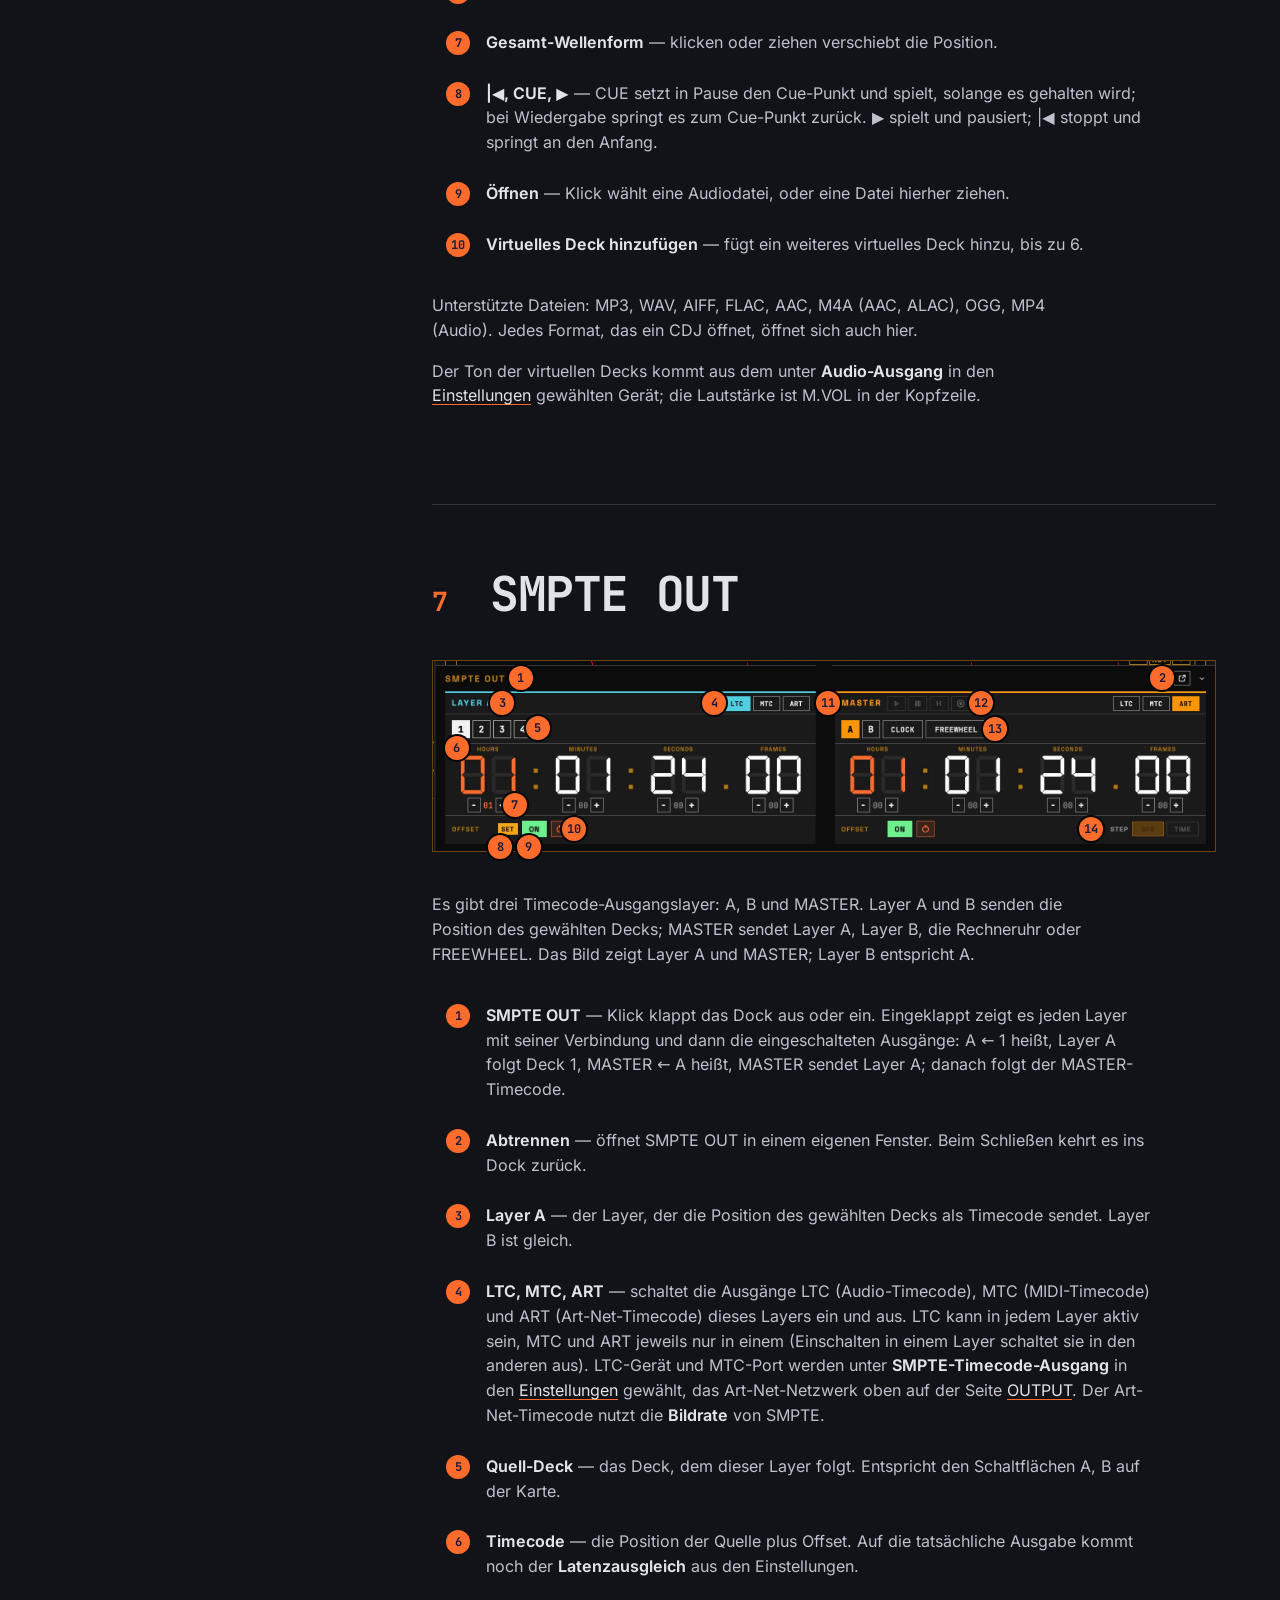
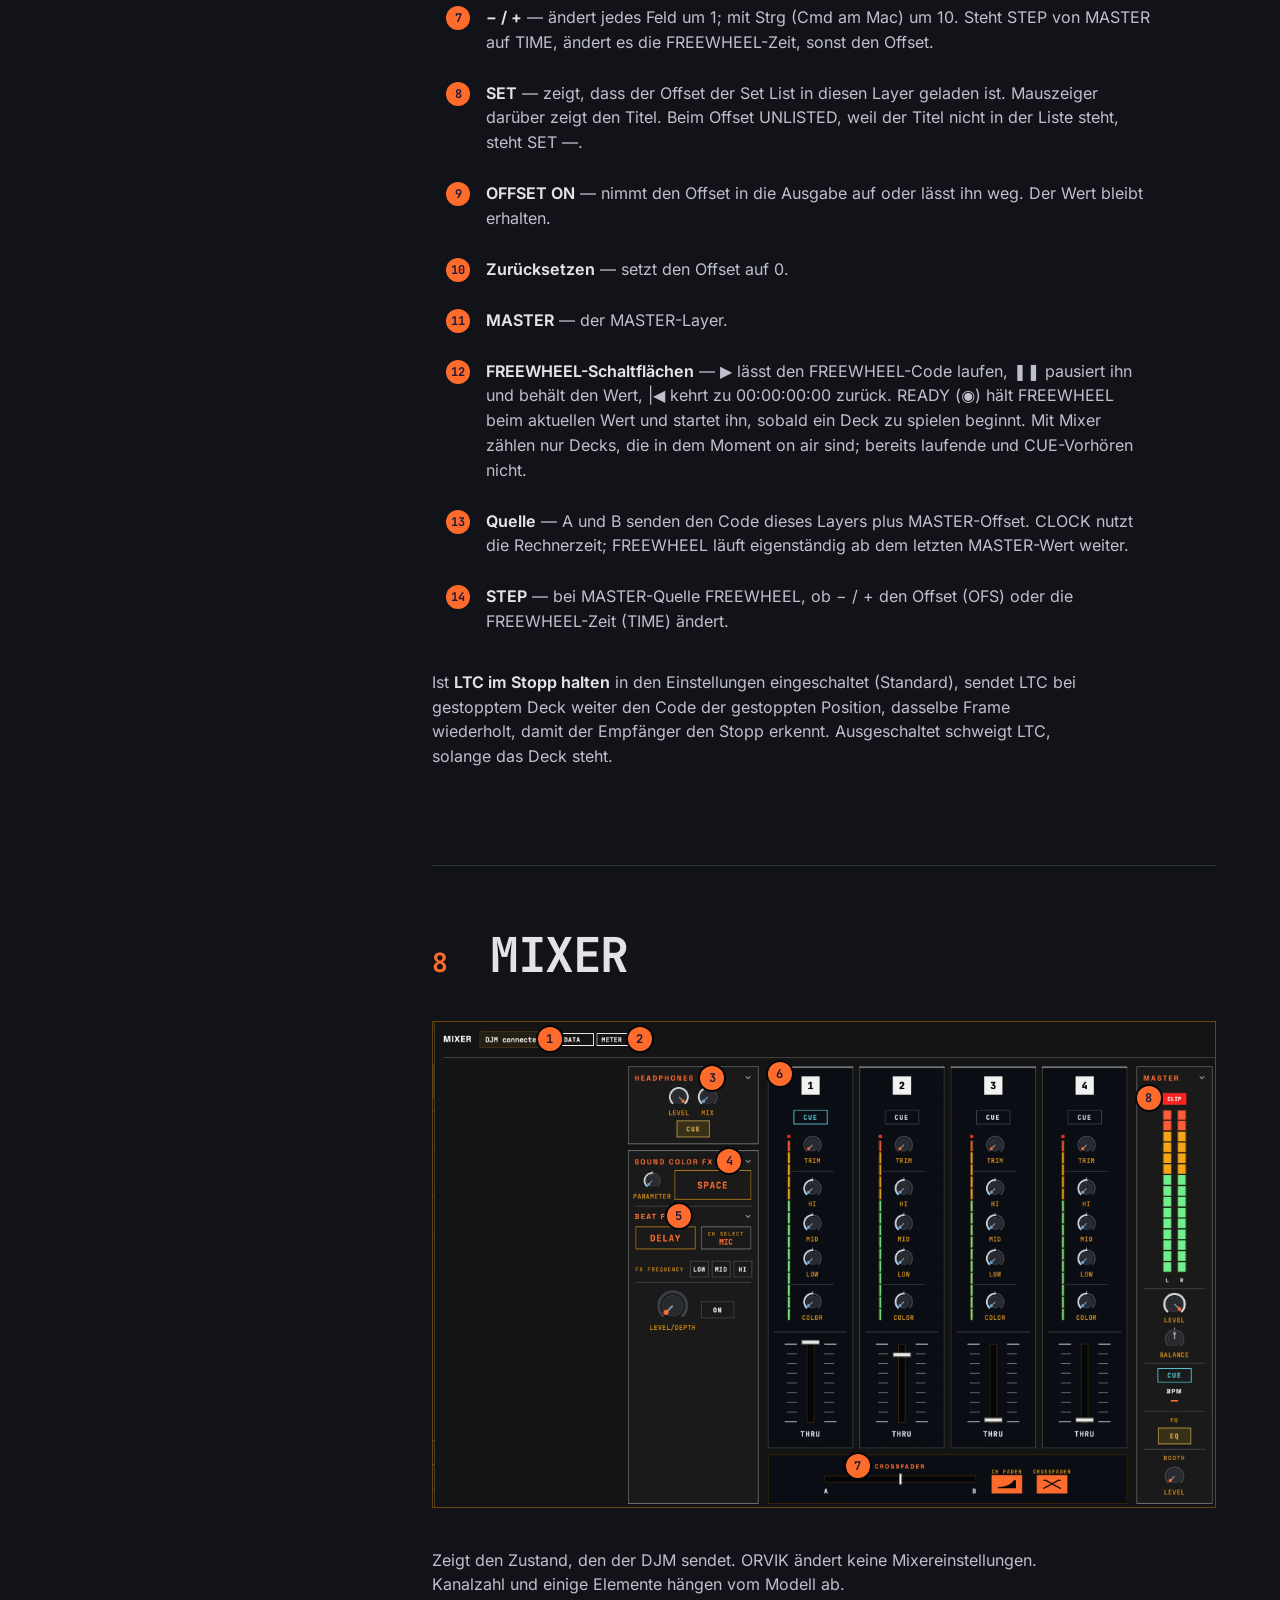
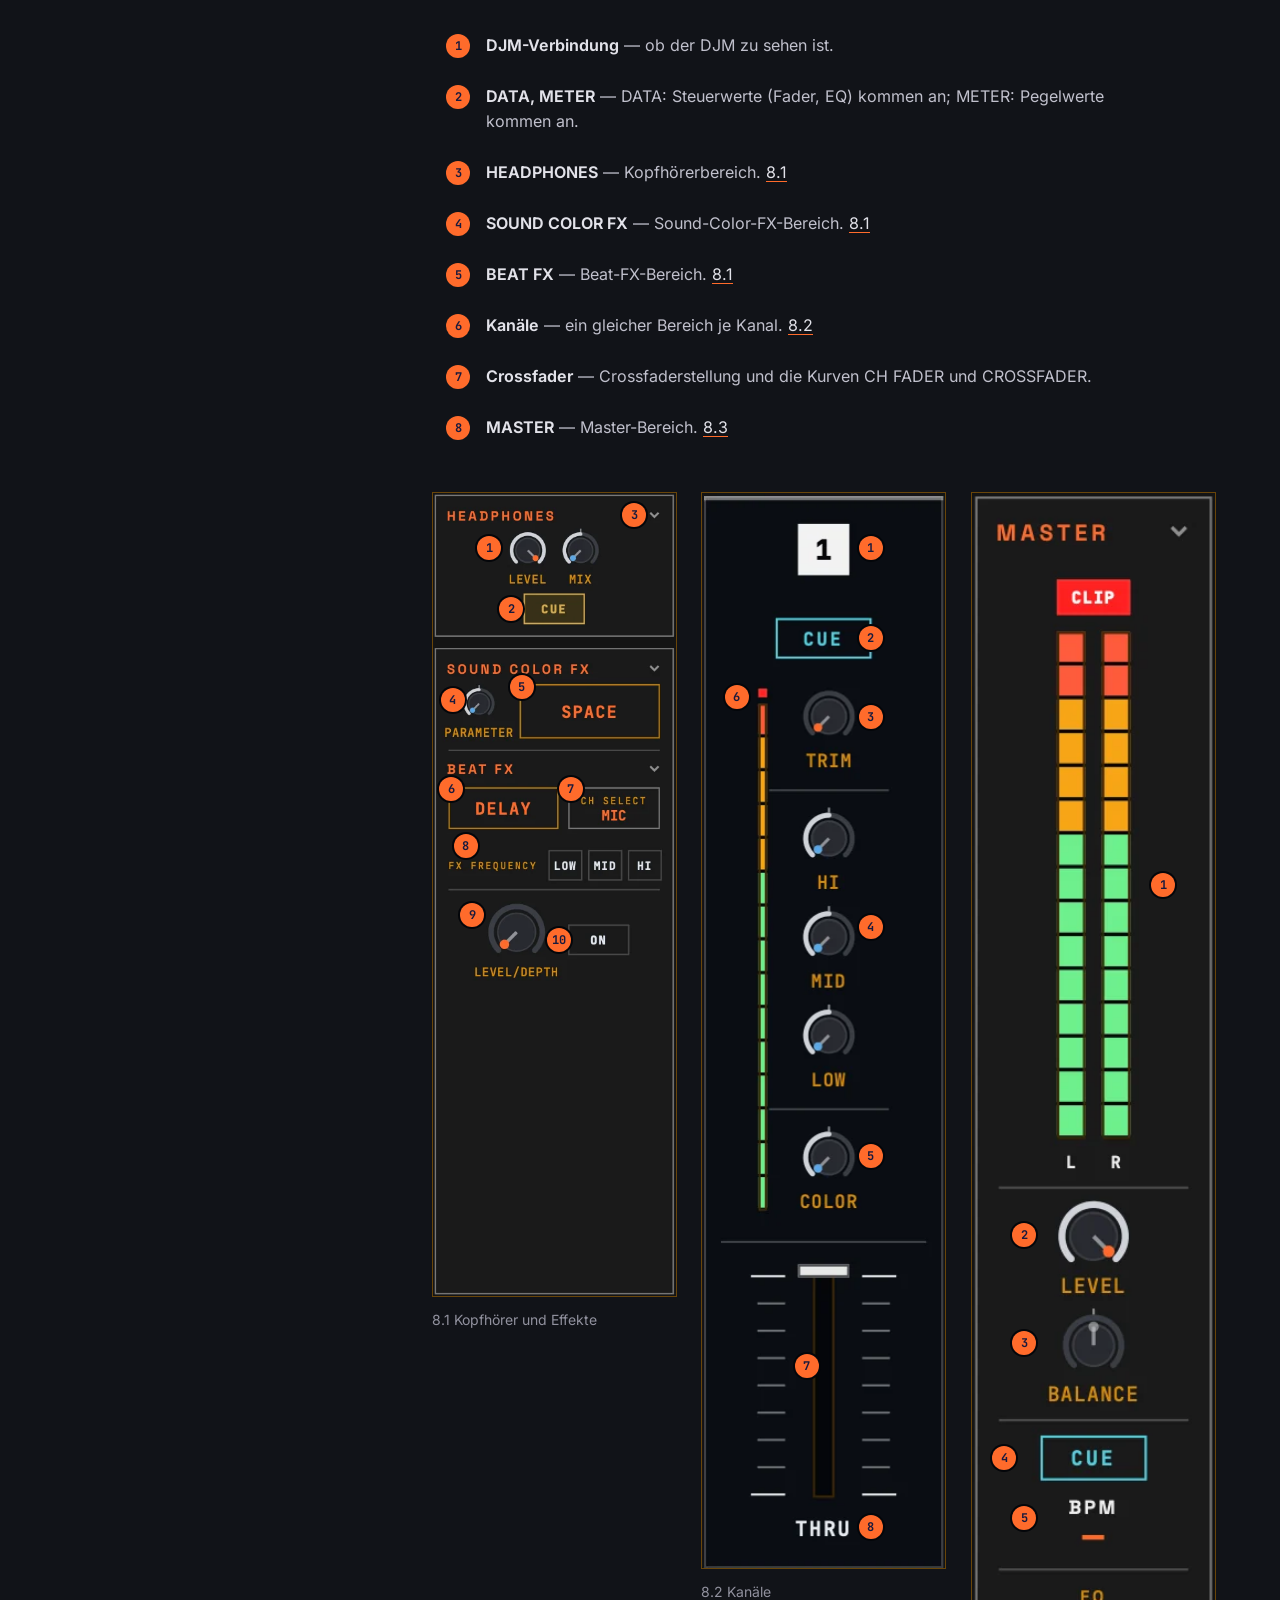
<file: docs/manual/de/index.html>
<!doctype html>
<html lang="de">
<head>
<meta charset="utf-8">
<meta name="viewport" content="width=device-width, initial-scale=1, viewport-fit=cover">
<title>ORVIK Benutzerhandbuch (2.0)</title>
<meta name="description" content="Dieses Handbuch beschreibt die Bildschirme von ORVIK und ihre Teile. Die Nummern in den Bildern entsprechen denen in den Listen. Version 2.0 ist eine native App (C++ / JUCE); diese">
<meta name="theme-color" content="#111318">
<link rel="icon" href="../../site/img/icon.png">
<link rel="alternate" hreflang="en" href="../../manual/">
<link rel="alternate" hreflang="ko" href="../../manual/ko/">
<link rel="alternate" hreflang="ja" href="../../manual/ja/">
<link rel="alternate" hreflang="es" href="../../manual/es/">
<link rel="alternate" hreflang="de" href="../../manual/de/">
<link rel="alternate" hreflang="fr" href="../../manual/fr/">
<link rel="alternate" hreflang="zh-TW" href="../../manual/zh-tw/">
<script src="../../site/lang.js"></script>
<link rel="preload" href="../../site/fonts/jetbrains-mono-700-latin.woff2" as="font" type="font/woff2" crossorigin>
<link rel="stylesheet" href="../../site/manual.css">
<script>document.documentElement.classList.add('js')</script>
</head>
<body>
<a class="skip" href="#manual">Zum Handbuch</a>
<header class="mbar">
  <div class="mbar-row">
    <a class="mbar-home" href="../../de/"><img src="../../site/img/wordmark-hero.png" alt="ORVIK Startseite" width="783" height="242"></a>
    <span class="mbar-title">ORVIK Benutzerhandbuch (2.0)</span>
    <nav class="mbar-links" aria-label="Sprache">
      <details class="langs"><summary>Deutsch</summary><ul><li><a href="../../manual/" hreflang="en" lang="en">English</a></li><li><a href="../../manual/ko/" hreflang="ko" lang="ko">한국어</a></li><li><a href="../../manual/ja/" hreflang="ja" lang="ja">日本語</a></li><li><a href="../../manual/es/" hreflang="es" lang="es">Español</a></li><li><a href="../../manual/de/" hreflang="de" lang="de" aria-current="page">Deutsch</a></li><li><a href="../../manual/fr/" hreflang="fr" lang="fr">Français</a></li><li><a href="../../manual/zh-tw/" hreflang="zh-TW" lang="zh-TW">繁體中文</a></li></ul></details>
      <a class="btn btn-primary btn-s" href="../../de/#download">Herunterladen</a>
    </nav>
  </div>
</header>
<div class="mshell">
  <nav class="toc" aria-label="Inhalt">
    <details class="toc-box" open><summary>Inhalt</summary>
    <ol><li><a href="#1-bevor-sie-beginnen"><span class="t-num">1</span>Bevor Sie beginnen</a><ol><li><a href="#was-orvik-ist">Was ORVIK ist</a></li><li><a href="#voraussetzungen">Voraussetzungen</a></li><li><a href="#installation-und-start">Installation und Start</a></li><li><a href="#erste-verbindung">Erste Verbindung</a></li></ol></li><li><a href="#2-bildschirmaufbau"><span class="t-num">2</span>Bildschirmaufbau</a></li><li><a href="#3-kopfzeile"><span class="t-num">3</span>Kopfzeile</a><ol><li><a href="#zustand-der-schalter">Zustand der Schalter</a></li></ol></li><li><a href="#4-seitenleiste"><span class="t-num">4</span>Seitenleiste</a></li><li><a href="#5-statusleiste"><span class="t-num">5</span>Statusleiste</a></li><li><a href="#6-decks"><span class="t-num">6</span>DECKS</a><ol><li><a href="#61-deck-modus-und-verbundene-geräte">6.1 Deck-Modus und verbundene Geräte</a></li><li><a href="#62-deck-karte">6.2 Deck-Karte</a></li><li><a href="#63-layouts">6.3 Layouts</a></li><li><a href="#64-virtuelle-decks">6.4 Virtuelle Decks</a></li></ol></li><li><a href="#7-smpte-out"><span class="t-num">7</span>SMPTE OUT</a></li><li><a href="#8-mixer"><span class="t-num">8</span>MIXER</a><ol><li><a href="#81-kopfhörer-und-effekte">8.1 Kopfhörer und Effekte</a></li><li><a href="#82-kanäle">8.2 Kanäle</a></li><li><a href="#83-master">8.3 MASTER</a></li></ol></li><li><a href="#9-history"><span class="t-num">9</span>HISTORY</a><ol><li><a href="#autospeicher-verlauf">Autospeicher-Verlauf</a></li></ol></li><li><a href="#10-set-list"><span class="t-num">10</span>SET LIST</a><ol><li><a href="#101-cue-bearbeitung">10.1 Cue-Bearbeitung</a></li></ol></li><li><a href="#11-cue-call"><span class="t-num">11</span>CUE CALL</a><ol><li><a href="#öffnen-und-andocken">Öffnen und Andocken</a></li><li><a href="#welchem-deck-er-folgt">Welchem Deck er folgt</a></li><li><a href="#kopfzeile">Kopfzeile</a></li><li><a href="#themen">Themen</a></li><li><a href="#verbleibende-zeit">Verbleibende Zeit</a></li><li><a href="#einstellungsfenster-das-zahnrad">Einstellungsfenster (das Zahnrad)</a></li><li><a href="#gesprochene-ansagen">Gesprochene Ansagen</a></li><li><a href="#webseite">Webseite</a></li></ol></li><li><a href="#12-network"><span class="t-num">12</span>NETWORK</a><ol><li><a href="#121-warnungen-zur-einrichtung">12.1 Warnungen zur Einrichtung</a></li></ol></li><li><a href="#13-output"><span class="t-num">13</span>OUTPUT</a><ol><li><a href="#oberer-bereich">Oberer Bereich</a></li><li><a href="#linke-liste">Linke Liste</a></li><li><a href="#fläche-und-einstellungen-rechts">Fläche und Einstellungen rechts</a></li><li><a href="#wertnamen-und-was-sie-senden">Wertnamen und was sie senden</a></li><li><a href="#zeitformat">Zeitformat</a></li></ol></li><li><a href="#14-shortcut-und-map"><span class="t-num">14</span>SHORTCUT und MAP</a><ol><li><a href="#seite-shortcut">Seite SHORTCUT</a></li><li><a href="#map">MAP</a></li><li><a href="#tasten-die-immer-funktionieren">Tasten, die immer funktionieren</a></li></ol></li><li><a href="#15-einstellungen"><span class="t-num">15</span>Einstellungen</a><ol><li><a href="#sprache">Sprache</a></li><li><a href="#deck-layout">Deck-Layout</a></li><li><a href="#wellenform">Wellenform</a></li><li><a href="#pro-dj-link">PRO DJ LINK</a></li><li><a href="#tcnet">TCNet</a></li><li><a href="#mirror-modus">Mirror-Modus</a></li><li><a href="#web-viewer">Web-Viewer</a></li><li><a href="#audio-ausgang">Audio-Ausgang</a></li><li><a href="#smpte-timecode-ausgang">SMPTE-Timecode-Ausgang</a></li><li><a href="#sacn-ausgabe">sACN-Ausgabe</a></li><li><a href="#midi-clock-ausgabe">MIDI-Clock-Ausgabe</a></li><li><a href="#track-bibliothek">Track-Bibliothek</a></li><li><a href="#einstellungsdatei">Einstellungsdatei</a></li><li><a href="#info">Info</a></li></ol></li><li><a href="#16-marken-und-lizenzen"><span class="t-num">16</span>Marken und Lizenzen</a></li></ol>
    </details>
  </nav>
  <main id="manual" class="manual">
    <h1 class="m-title">ORVIK Benutzerhandbuch (2.0)</h1>
    <p class="m-intro">Dieses Handbuch beschreibt die Bildschirme von ORVIK und ihre Teile. Die Nummern in den Bildern entsprechen denen in den Listen. Version 2.0 ist eine native App (C++ / JUCE); dieses Handbuch beschreibt die Bildschirme von 2.0.</p>
    <section class="chapter" aria-labelledby="1-bevor-sie-beginnen">
<h2 id="1-bevor-sie-beginnen"><span class="ch-num">1</span><span class="ch-name">Bevor Sie beginnen</span></h2>
<h3 id="was-orvik-ist">Was ORVIK ist</h3>
<p>ORVIK empfängt die Wiedergabedaten von CDJ und DJM und gibt sie an Licht- und Videosoftware weiter: TCNet, SMPTE-Timecode (LTC, MTC, Art-Net), OSC, DMX (Art-Net, sACN), MIDI und MIDI Clock. Außerdem kann es der Crew die Cues der Set List in Cue-Call-Fenstern zeigen und sie ansagen. Es fragt die Geräte nur ab; es steuert sie nicht.</p>
<p><strong>Sicherheit.</strong> ORVIK ist keine Sicherheitseinrichtung. Seine Ausgaben (Timecode, OSC, DMX, MIDI und Cue-Aktionen) können verspätet ankommen, aussetzen oder sich wiederholen, wenn ein Netzwerk, ein Computer oder ein Deck ausfällt. ORVIK darf nichts allein auslösen oder halten, was Menschen verletzen oder Sachen beschädigen kann, etwa Flammen, Pyrotechnik, CO2-Jets, Laser oder bewegte Maschinen. Solche Effekte brauchen eigene Sicherheitssysteme: einen Freigabe- oder Totmannschalter in der Hand einer geschulten Person, einen Not-Halt und die Grenzen, die der Gerätehersteller und die örtlichen Vorschriften setzen. Vor der Show jeden Cue mit den echten Empfängern testen.</p>
<h3 id="voraussetzungen">Voraussetzungen</h3>
<div class="tbl"><table><thead><tr><th scope="col">Punkt</th><th scope="col">Details</th></tr></thead><tbody><tr><th scope="row">Betriebssystem</th><td>macOS 13.3 oder neuer (Apple Silicon), Windows 10, 11 (x64)</td></tr><tr><th scope="row">Geprüfte Geräte</th><td>CDJ-3000X, CDJ-3000, CDJ-2000NXS2, DJM-V10, DJM-900NXS2</td></tr></tbody></table></div>
<p>Welche Daten verfügbar sind, hängt von Gerät, Firmware und Verbindung ab.</p>
<h3 id="installation-und-start">Installation und Start</h3>
<ul class="bul"><li><strong>macOS</strong> — DMG öffnen und ORVIK in den Ordner Programme ziehen.</li><li><strong>Windows</strong> — die heruntergeladene <code>.exe</code> direkt starten. Es gibt keinen Installer. Die Datei ist nicht signiert; wenn SmartScreen beim ersten Start warnt, "Weitere Informationen" und dann "Trotzdem ausführen" wählen.</li></ul>
<p>Beim Start und beim Beenden erscheint kurz ein Begrüßungsbild. Beim Beenden werden zuerst die TCNet- und PRO DJ LINK-Verbindungen geschlossen.</p>
<h3 id="erste-verbindung">Erste Verbindung</h3>
<ol class="legend"><li data-n="1"><span class="badge" aria-hidden="true">1</span><div class="li-body">Verbinden Sie diesen Rechner mit dem Netz der Player und des Mixers: derselbe Switch oder Router. TCNet an Arena kann über dasselbe Netz oder über einen zweiten Adapter gehen.</div></li><li data-n="2"><span class="badge" aria-hidden="true">2</span><div class="li-body">Starten Sie ORVIK. PRO DJ LINK und TCNET schalten sich von selbst ein (<strong>PRO DJ LINK automatisch starten</strong> und <strong>TCNet automatisch starten</strong> in den <a href="#15-einstellungen">Einstellungen</a>); sonst schalten Sie sie in der Kopfzeile ein.</div></li><li data-n="3"><span class="badge" aria-hidden="true">3</span><div class="li-body">Die Player erscheinen in DECKS und NETWORK. Mit <strong>Automatische Erkennung</strong> nutzt ORVIK den Adapter, an dem CDJ zu sehen sind; um einen Adapter festzulegen, wählen Sie ihn in den Einstellungen unter <strong>PRO DJ LINK-Schnittstelle</strong>.</div></li><li data-n="4"><span class="badge" aria-hidden="true">4</span><div class="li-body">Erscheint kein Gerät, zeigt NETWORK, was an der Einrichtung nicht stimmt und was zu tun ist. <a href="#121-warnungen-zur-einrichtung">12.1</a></div></li></ol>
<p>Unter macOS erlauben Sie ORVIK unter Systemeinstellungen &gt; Datenschutz &amp; Sicherheit &gt; Lokales Netzwerk. Unter Windows erlauben Sie ORVIK, wenn die Firewall fragt; ein Adapter ohne Router gilt als öffentliches Netz, erlauben Sie daher auch öffentliche Netze.</p>
</section>
<section class="chapter" aria-labelledby="2-bildschirmaufbau">
<h2 id="2-bildschirmaufbau"><span class="ch-num">2</span><span class="ch-name">Bildschirmaufbau</span></h2>
<figure class="fig has-marks" data-fig="01-overview"><div class="fig-frame"><img src="../img/01-overview.webp" alt="Bildschirmaufbau" width="1440" height="800" loading="lazy" decoding="async"><span class="mk" data-n="1" style="left:45.139%;top:2.625%" aria-hidden="true">1</span><span class="mk" data-n="2" style="left:1.806%;top:62.500%" aria-hidden="true">2</span><span class="mk" data-n="3" style="left:51.528%;top:48.750%" aria-hidden="true">3</span><span class="mk" data-n="4" style="left:11.458%;top:94.000%" aria-hidden="true">4</span><span class="mk" data-n="5" style="left:41.667%;top:98.000%" aria-hidden="true">5</span></div></figure>
<ol class="legend" data-legend="01-overview"><li data-n="1"><span class="badge" aria-hidden="true">1</span><div class="li-body"><strong>Kopfzeile</strong> — Master-BPM, die Schalter PRO DJ LINK und TCNET, die Schaltfläche CUE CALL, Lautstärke und Fensterschaltflächen. <a href="#3-kopfzeile">Kapitel 3</a></div></li><li data-n="2"><span class="badge" aria-hidden="true">2</span><div class="li-body"><strong>Seitenleiste</strong> — wählt die Seite. <a href="#4-seitenleiste">Kapitel 4</a></div></li><li data-n="3"><span class="badge" aria-hidden="true">3</span><div class="li-body"><strong>Seite</strong> — der in der Seitenleiste gewählte Bildschirm. Das Bild zeigt DECKS.</div></li><li data-n="4"><span class="badge" aria-hidden="true">4</span><div class="li-body"><strong>SMPTE OUT-Dock</strong> — zeigt und stellt die Timecode-Ausgänge ein. Zum Ausklappen anklicken. <a href="#7-smpte-out">Kapitel 7</a></div></li><li data-n="5"><span class="badge" aria-hidden="true">5</span><div class="li-body"><strong>Statusleiste</strong> — Zustand von Übertragung und App. <a href="#5-statusleiste">Kapitel 5</a></div></li></ol>
<p>Ist ein CUE CALL-Fenster angedockt, erscheint das Cue-Call-Panel rechts neben der Seite. <a href="#11-cue-call">Kapitel 11</a></p>
</section>
<section class="chapter" aria-labelledby="3-kopfzeile">
<h2 id="3-kopfzeile"><span class="ch-num">3</span><span class="ch-name">Kopfzeile</span></h2>
<figure class="fig has-marks" data-fig="02-header"><div class="fig-frame"><img src="../img/02-header.webp" alt="Kopfzeile" width="620" height="76" loading="lazy" decoding="async"><span class="mk" data-n="1" style="left:17.419%;top:80.263%" aria-hidden="true">1</span><span class="mk" data-n="2" style="left:39.839%;top:80.263%" aria-hidden="true">2</span><span class="mk" data-n="3" style="left:56.452%;top:80.263%" aria-hidden="true">3</span><span class="mk" data-n="4" style="left:69.677%;top:80.263%" aria-hidden="true">4</span><span class="mk" data-n="5" style="left:79.516%;top:80.263%" aria-hidden="true">5</span><span class="mk" data-n="6" style="left:93.548%;top:80.263%" aria-hidden="true">6</span></div></figure>
<ol class="legend" data-legend="02-header"><li data-n="1"><span class="badge" aria-hidden="true">1</span><div class="li-body"><strong>MASTER BPM</strong> — das BPM des CDJ-Masters. Hat der Master kein BPM, wird das eines laufenden Decks gezeigt, zuerst eines, das on air ist. Das linke Feld ist die Player-Nummer des Masters.</div></li><li data-n="2"><span class="badge" aria-hidden="true">2</span><div class="li-body"><strong>PRO DJ LINK</strong> — schaltet die Verbindung zu CDJ und DJM ein und aus.</div></li><li data-n="3"><span class="badge" aria-hidden="true">3</span><div class="li-body"><strong>TCNET</strong> — schaltet die TCNet-Übertragung an die Licht- und Videosoftware ein und aus. Steht der TCNet-Modus in den Einstellungen auf Client, oder ist STANDBY aktiv, wird auch eingeschaltet nichts gesendet.</div></li><li data-n="4"><span class="badge" aria-hidden="true">4</span><div class="li-body"><strong>CUE CALL</strong> — öffnet einen Cue Call, angedockt rechts im Hauptfenster; ein zweiter Klick schließt alle Cue Calls, Alt+Klick (Wahl+Klick auf dem Mac) öffnet einen als eigenes Fenster. Die Schaltfläche bleibt gefüllt, solange ein Cue Call offen ist. <a href="#11-cue-call">Kapitel 11</a></div></li><li data-n="5"><span class="badge" aria-hidden="true">5</span><div class="li-body"><strong>Neu laden</strong> — lädt den Bildschirm neu (Cmd/Strg+R). Die Wiedergabe der virtuellen Decks stoppt.</div></li><li data-n="6"><span class="badge" aria-hidden="true">6</span><div class="li-body"><strong>M.VOL</strong> — die Lautstärke des Tons der virtuellen Decks, den die App ausgibt. CDJ- und Mixer-Audio sind davon nicht betroffen.</div></li><li data-n="7"><span class="badge" aria-hidden="true">7</span><div class="li-body"><strong>Fensterschaltflächen</strong> — unter Windows: ORVIK minimieren, maximieren und schließen. Unter macOS dienen die üblichen Schaltflächen oben links im Fenster, und das Menü Fenster enthält Im Dock ablegen (⌘M) und Schließen (⌘W). Gibt es eine ungespeicherte History oder Set List, fragt ORVIK beim Schließen, ob gespeichert werden soll.</div></li></ol>
<h3 id="zustand-der-schalter">Zustand der Schalter</h3>
<p>Ist PRO DJ LINK oder TCNET eingeschaltet, füllt sich das linke Feld mit der Statusfarbe: grün, wenn alles in Ordnung ist, ein blinkender Punkt während des Einschaltens. Gibt es etwas zu prüfen, erscheint eine dieser Beschriftungen im Schalter.</p>
<div class="tbl"><table><thead><tr><th scope="col">Beschriftung</th><th scope="col">Bedeutung</th></tr></thead><tbody><tr><th scope="row">NO H/W</th><td>PRO DJ LINK ist eingeschaltet, aber kein CDJ oder DJM ist zu sehen.</td></tr><tr><th scope="row">LOST</th><td>Es gibt Hardware-Decks, aber seit mehr als 1,5 s sendet kein CDJ einen Status.</td></tr><tr><th scope="row">STANDBY</th><td>Im selben Netz läuft bereits ein früher gestarteter TCNet-Server; die Übertragung wartet.</td></tr></tbody></table></div>
<p>Hindert die Netzwerkeinrichtung Player und Mixer daran, ORVIK zu erreichen, nennt der Tooltip des Schalters PRO DJ LINK das Problem. <a href="#121-warnungen-zur-einrichtung">12.1</a></p>
<p>Gibt es eine neue Version, erscheint das Abzeichen UPDATE in der Kopfzeile. Ein Klick öffnet die Download-Seite.</p>
</section>
<section class="chapter" aria-labelledby="4-seitenleiste">
<h2 id="4-seitenleiste"><span class="ch-num">4</span><span class="ch-name">Seitenleiste</span></h2>
<div class="tbl"><table><thead><tr><th scope="col">Menü</th><th scope="col">Inhalt</th></tr></thead><tbody><tr><th scope="row">DECKS</th><td>Wellenformen, Timecode und Wiedergabezustand je Deck</td></tr><tr><th scope="row">MIXER</th><td>Kanalfader, EQ und Pegelanzeigen des DJM</td></tr><tr><th scope="row">HISTORY</th><td>Protokoll der Titel, die on air waren</td></tr><tr><th scope="row">SET LIST</th><td>Set List, Timecode-Offsets je Titel und Cue-Bearbeitung</td></tr><tr><th scope="row">NETWORK</th><td>PRO DJ LINK-Geräte, TCNet-Knoten und Warnungen zur Netzwerkeinrichtung</td></tr><tr><th scope="row">OUTPUT</th><td>Node-Editor, der Deck- und Mixerwerte als OSC, DMX (Art-Net, sACN) und MIDI sendet, mit den Einstellungen für Art-Net-Netzwerk und Timecode. <a href="#13-output">Kapitel 13</a></td></tr><tr><th scope="row">MAP</th><td>Schaltet MAP ein und aus: ein Bedienelement auf dem Bildschirm anklicken, dann eine Taste drücken oder MIDI oder DMX senden, um es zuzuweisen. <a href="#14-shortcut-und-map">Kapitel 14</a></td></tr><tr><th scope="row">SHORTCUT</th><td>Die Eingänge Tastatur, MIDI, OSC und DMX und die Liste der Zuweisungen. <a href="#14-shortcut-und-map">Kapitel 14</a></td></tr><tr><th scope="row">SETTINGS</th><td>Öffnet das Einstellungsfenster; ein erneuter Klick schließt es. <a href="#15-einstellungen">Kapitel 15</a></td></tr></tbody></table></div>
<p>Die Menüs sind von oben gruppiert: DECKS und MIXER, HISTORY und SET LIST, NETWORK und OUTPUT. MAP und SHORTCUT liegen unten über SETTINGS.</p>
</section>
<section class="chapter" aria-labelledby="5-statusleiste">
<h2 id="5-statusleiste"><span class="ch-num">5</span><span class="ch-name">Statusleiste</span></h2>
<figure class="fig has-marks" data-fig="05-status-bar"><div class="fig-frame"><img src="../img/05-status-bar.webp" alt="Statusleiste" width="555" height="62" loading="lazy" decoding="async"><span class="mk" data-n="1" style="left:8.108%;top:75.806%" aria-hidden="true">1</span><span class="mk" data-n="2" style="left:21.081%;top:75.806%" aria-hidden="true">2</span><span class="mk" data-n="3" style="left:30.000%;top:75.806%" aria-hidden="true">3</span><span class="mk" data-n="4" style="left:37.568%;top:75.806%" aria-hidden="true">4</span><span class="mk" data-n="5" style="left:48.108%;top:75.806%" aria-hidden="true">5</span><span class="mk" data-n="6" style="left:58.018%;top:75.806%" aria-hidden="true">6</span><span class="mk" data-n="7" style="left:68.288%;top:75.806%" aria-hidden="true">7</span><span class="mk" data-n="8" style="left:85.586%;top:75.806%" aria-hidden="true">8</span></div></figure>
<ol class="legend" data-legend="05-status-bar"><li data-n="1"><span class="badge" aria-hidden="true">1</span><div class="li-body"><strong>TCNET</strong> — ob der TCNET-Schalter in der Kopfzeile eingeschaltet ist. Bei STANDBY wird trotz ON nichts gesendet.</div></li><li data-n="2"><span class="badge" aria-hidden="true">2</span><div class="li-body"><strong>ARENA</strong> — Anzahl der TCNet-Knoten, die in den letzten 10 s gesehen wurden.</div></li><li data-n="3"><span class="badge" aria-hidden="true">3</span><div class="li-body"><strong>DECKS</strong> — Hardware-Decks plus virtuelle Decks mit geladenem Titel.</div></li><li data-n="4"><span class="badge" aria-hidden="true">4</span><div class="li-body"><strong>UP</strong> — Zeit seit dem Start der Engine.</div></li><li data-n="5"><span class="badge" aria-hidden="true">5</span><div class="li-body"><strong>CPU</strong> — CPU-Auslastung von ORVIK.</div></li><li data-n="6"><span class="badge" aria-hidden="true">6</span><div class="li-body"><strong>GPU</strong> — der Anteil der Grafikkartenzeit, den ORVIK nutzt, sofern das System ihn meldet.</div></li><li data-n="7"><span class="badge" aria-hidden="true">7</span><div class="li-body"><strong>MEM</strong> — Speicher, den ORVIK belegt.</div></li><li data-n="8"><span class="badge" aria-hidden="true">8</span><div class="li-body"><strong>Deck-Punkte</strong> — ein Punkt je Deck. Hardware-Decks zeigen ihre Farbe; virtuelle Decks wechseln die Farbe nach Wiedergabe, Cue, geladen oder leer.</div></li></ol>
<p>Bei Problemen erscheinen LINK, OUT oder MIX in der Statusleiste: LINK bei doppelten Player-Nummern oder wenn die Netzwerkeinrichtung Aufmerksamkeit braucht (etwa PDJL keine Geräte oder PDJL anderes Subnetz), OUT wenn die TCNet-Übertragung gestoppt ist oder die App spiegelt, MIX wenn die Mixerdaten abgerissen sind. Ein Klick führt zur betreffenden Seite. Solange alles in Ordnung ist, erscheinen sie nicht.</p>
</section>
<section class="chapter" aria-labelledby="6-decks">
<h2 id="6-decks"><span class="ch-num">6</span><span class="ch-name">DECKS</span></h2>
<h3 id="61-deck-modus-und-verbundene-geräte">6.1 Deck-Modus und verbundene Geräte</h3>
<figure class="fig has-marks" data-fig="03-deck-top"><div class="fig-frame"><img src="../img/03-deck-top.webp" alt="Deck-Modus und verbundene Geräte" width="635" height="72" loading="lazy" decoding="async"><span class="mk" data-n="1" style="left:27.559%;top:79.167%" aria-hidden="true">1</span><span class="mk" data-n="2" style="left:68.504%;top:79.167%" aria-hidden="true">2</span><span class="mk" data-n="3" style="left:92.441%;top:79.167%" aria-hidden="true">3</span></div></figure>
<ol class="legend" data-legend="03-deck-top"><li data-n="1"><span class="badge" aria-hidden="true">1</span><div class="li-body"><strong>Deck-Modus</strong> — HARDWARE folgt den CDJ im PRO DJ LINK-Netz (Standard). VIRTUAL nutzt virtuelle Decks, die Audiodateien dieses Rechners abspielen. Ein Moduswechsel entfernt die aktuellen Decks; der Wechsel zu HARDWARE mit vorhandenen virtuellen Decks fragt nach. <a href="#64-virtuelle-decks">6.4</a></div></li><li data-n="2"><span class="badge" aria-hidden="true">2</span><div class="li-body"><strong>CDJ</strong> — Nummer und Modell jedes verbundenen Players. Mauszeiger darüber zeigt die IP; Rechtsklick wählt die Deckfarbe.</div></li><li data-n="3"><span class="badge" aria-hidden="true">3</span><div class="li-body"><strong>DJM</strong> — Modell des verbundenen Mixers. NO DATA wird angefügt, wenn länger als 1,5 s kein Steuerwert eintrifft.</div></li></ol>
<h3 id="62-deck-karte">6.2 Deck-Karte</h3>
<figure class="fig has-marks" data-fig="04-deck-card"><div class="fig-frame"><img src="../img/04-deck-card.webp" alt="Deck-Karte" width="685" height="296" loading="lazy" decoding="async"><span class="mk" data-n="1" style="left:2.409%;top:5.574%" aria-hidden="true">1</span><span class="mk" data-n="2" style="left:25.182%;top:7.939%" aria-hidden="true">2</span><span class="mk" data-n="3" style="left:39.343%;top:6.588%" aria-hidden="true">3</span><span class="mk" data-n="4" style="left:46.204%;top:6.588%" aria-hidden="true">4</span><span class="mk" data-n="5" style="left:54.818%;top:6.588%" aria-hidden="true">5</span><span class="mk" data-n="6" style="left:63.285%;top:6.588%" aria-hidden="true">6</span><span class="mk" data-n="7" style="left:70.584%;top:6.588%" aria-hidden="true">7</span><span class="mk" data-n="8" style="left:74.453%;top:6.588%" aria-hidden="true">8</span><span class="mk" data-n="9" style="left:85.255%;top:6.588%" aria-hidden="true">9</span><span class="mk" data-n="10" style="left:94.599%;top:7.095%" aria-hidden="true">10</span><span class="mk" data-n="11" style="left:5.182%;top:21.791%" aria-hidden="true">11</span><span class="mk" data-n="12" style="left:14.453%;top:33.446%" aria-hidden="true">12</span><span class="mk" data-n="13" style="left:83.212%;top:46.115%" aria-hidden="true">13</span><span class="mk" data-n="14" style="left:5.182%;top:57.601%" aria-hidden="true">14</span><span class="mk" data-n="15" style="left:13.504%;top:75.169%" aria-hidden="true">15</span><span class="mk" data-n="16" style="left:30.657%;top:92.399%" aria-hidden="true">16</span><span class="mk" data-n="17" style="left:51.971%;top:80.068%" aria-hidden="true">17</span><span class="mk" data-n="18" style="left:65.255%;top:87.500%" aria-hidden="true">18</span><span class="mk" data-n="19" style="left:76.642%;top:78.547%" aria-hidden="true">19</span><span class="mk" data-n="20" style="left:76.642%;top:87.500%" aria-hidden="true">20</span></div></figure>
<p>Das Bild zeigt eine Karte im Layout FLOW. Andere Layouts lassen einige Teile weg oder verschieben sie.</p>
<ol class="legend" data-legend="04-deck-card"><li data-n="1"><span class="badge" aria-hidden="true">1</span><div class="li-body"><strong>Player-Nummer</strong> — Rechtsklick wählt die Deckfarbe.</div></li><li data-n="2"><span class="badge" aria-hidden="true">2</span><div class="li-body"><strong>Titel, Künstler</strong></div></li><li data-n="3"><span class="badge" aria-hidden="true">3</span><div class="li-body"><strong>Tonart</strong> — die Tonart des Titels in Camelot-Schreibweise wie 8A; nicht umrechenbare werden unverändert gezeigt.</div></li><li data-n="4"><span class="badge" aria-hidden="true">4</span><div class="li-body"><strong>ON AIR</strong> — leuchtet, wenn der Kanal dieses Decks am Mixer on air ist.</div></li><li data-n="5"><span class="badge" aria-hidden="true">5</span><div class="li-body"><strong>MASTER</strong> — leuchtet, wenn dieses Deck der CDJ-Master ist.</div></li><li data-n="6"><span class="badge" aria-hidden="true">6</span><div class="li-body"><strong>SYNC</strong> — leuchtet, wenn Beat Sync aktiv ist.</div></li><li data-n="7"><span class="badge" aria-hidden="true">7</span><div class="li-body"><strong>Kanalfader, Pegelanzeige</strong> — Faderstellung und Kanalpegel am DJM.</div></li><li data-n="8"><span class="badge" aria-hidden="true">8</span><div class="li-body"><strong>Wiedergabezustand</strong> — PLAY, PAUSE, CUE, LOOP usw.</div></li><li data-n="9"><span class="badge" aria-hidden="true">9</span><div class="li-body"><strong>Modell, Medium</strong> — CDJ-Modell und das Medium mit dem Titel (Player-Nummer und USB oder SD). Die Chipfarbe ist die in rekordbox gesetzte Medienfarbe; ohne Farbe grau. Ohne Farbinformation steht Text statt des Chips.</div></li><li data-n="10"><span class="badge" aria-hidden="true">10</span><div class="li-body"><strong>Groß fixieren</strong> — hält in FLOW dieses Deck groß. Erneut klicken oder einen anderen Titel laden löst es.</div></li><li data-n="11"><span class="badge" aria-hidden="true">11</span><div class="li-body"><strong>Detail-Wellenform</strong> — die Wellenform um die Wiedergabeposition. Die rote Linie ist die Position.</div></li><li data-n="12"><span class="badge" aria-hidden="true">12</span><div class="li-body"><strong>Taktzähler</strong> — Takte bis zum nächsten Memory-Cue. Ab 8 oder weniger rot; ohne Cue voraus zeigt er die vergangenen Takte. Klick wechselt auf Sekunden.</div></li><li data-n="13"><span class="badge" aria-hidden="true">13</span><div class="li-body"><strong>Zoom</strong> — − vergrößert die Ansicht (×2 je Klick), + verkleinert sie (mindestens 0,5 s). RST stellt die Standardansicht von 8 s wieder her.</div></li><li data-n="14"><span class="badge" aria-hidden="true">14</span><div class="li-body"><strong>Gesamt-Wellenform</strong> — der ganze Titel. Bei Hardware-Decks zeigt Gedrückthalten die Detail-Wellenform an dieser Stelle; Loslassen kehrt zurück. Während der Vorschau zeigt der Zähler den Abstand zur Wiedergabeposition in Sekunden oder Minuten:Sekunden.</div></li><li data-n="15"><span class="badge" aria-hidden="true">15</span><div class="li-body"><strong>Timecode</strong> — der Timecode der aktuellen Position.</div></li><li data-n="16"><span class="badge" aria-hidden="true">16</span><div class="li-body"><strong>Zeit</strong> — Klick wechselt zwischen vergangener und verbleibender Zeit. Rechts die Gesamtlänge.</div></li><li data-n="17"><span class="badge" aria-hidden="true">17</span><div class="li-body"><strong>Beat-Position</strong> — welcher Beat im Takt spielt.</div></li><li data-n="18"><span class="badge" aria-hidden="true">18</span><div class="li-body"><strong>BPM</strong> — oben links das Original-BPM, darunter die Tempoänderung (%), die große Zahl rechts das aktuelle BPM.</div></li><li data-n="19"><span class="badge" aria-hidden="true">19</span><div class="li-body"><strong>SMPTE MASTER</strong> — weist dieses Deck Layer A oder B zu und macht diesen Layer zur MASTER-Quelle. Erneut klicken löst nur die MASTER-Quelle; die A-, B-Zuweisung bleibt. Die Ausgänge LTC, MTC und Art-Net werden in SMPTE OUT getrennt eingeschaltet.</div></li><li data-n="20"><span class="badge" aria-hidden="true">20</span><div class="li-body"><strong>SMPTE A, B</strong> — macht dieses Deck zur Quelle von SMPTE-Layer A oder B.</div></li></ol>
<p>Steht die Wellenformfarbe auf 3band und der Titel hat keine 3band-Daten, erscheint ! am Deck und die Wellenform wird in RGB gezeigt. Wellenformen werden auf der Grafikkarte (GPU) gezeichnet.</p>
<h3 id="63-layouts">6.3 Layouts</h3>
<p>Es gibt vier Deck-Layouts. Wählen Sie mit <strong>Layout-Thema</strong> in den <a href="#15-einstellungen">Einstellungen</a>.</p>
<div class="fig-grid cols-2"><figure class="fig" data-fig="layout-flow"><div class="fig-frame"><img src="../img/layout-flow.webp" alt="FLOW" width="1388" height="724" loading="lazy" decoding="async"></div><figcaption><b>FLOW</b> — passt die Deckgröße nach CDJ-Master, On-Air und Wiedergabe an. In einem breiten Fenster werden bis zu vier geladene Decks groß gezeigt.</figcaption></figure><figure class="fig" data-fig="layout-stk"><div class="fig-frame"><img src="../img/layout-stk.webp" alt="STK" width="1388" height="724" loading="lazy" decoding="async"></div><figcaption><b>STK</b> — stapelt alle Decks als gleich große Karten, je zwei nebeneinander.</figcaption></figure><figure class="fig" data-fig="layout-strip"><div class="fig-frame"><img src="../img/layout-strip.webp" alt="STRIP" width="1388" height="724" loading="lazy" decoding="async"></div><figcaption><b>STRIP</b> — eine schmale Zeile je Deck. Nur die Gesamt-Wellenform wird gezeigt.</figcaption></figure><figure class="fig" data-fig="layout-row"><div class="fig-frame"><img src="../img/layout-row.webp" alt="ROW" width="1388" height="724" loading="lazy" decoding="async"></div><figcaption><b>ROW</b> — eine Reihe je Deck mit breiten Detail- und Gesamt-Wellenformen.</figcaption></figure></div>
<h3 id="64-virtuelle-decks">6.4 Virtuelle Decks</h3>
<figure class="fig has-marks" data-fig="07-virtual-deck"><div class="fig-frame"><img src="../img/07-virtual-deck.webp" alt="Virtuelles Deck" width="1390" height="695" loading="lazy" decoding="async"><span class="mk" data-n="1" style="left:2.014%;top:9.496%" aria-hidden="true">1</span><span class="mk" data-n="2" style="left:89.065%;top:9.784%" aria-hidden="true">2</span><span class="mk" data-n="3" style="left:98.273%;top:9.209%" aria-hidden="true">3</span><span class="mk" data-n="4" style="left:82.374%;top:9.209%" aria-hidden="true">4</span><span class="mk" data-n="5" style="left:95.755%;top:9.209%" aria-hidden="true">5</span><span class="mk" data-n="6" style="left:4.317%;top:17.266%" aria-hidden="true">6</span><span class="mk" data-n="7" style="left:4.317%;top:33.381%" aria-hidden="true">7</span><span class="mk" data-n="8" style="left:37.986%;top:40.576%" aria-hidden="true">8</span><span class="mk" data-n="9" style="left:47.482%;top:62.302%" aria-hidden="true">9</span><span class="mk" data-n="10" style="left:43.165%;top:96.259%" aria-hidden="true">10</span></div></figure>
<p>Steht der Deck-Modus auf VIRTUAL, spielen virtuelle Decks Audiodateien dieses Rechners ab. Sie nutzen unabhängig vom Layout-Thema immer die FLOW-Karte, mit den Transportschaltflächen (⑧) zwischen Timecode und BPM. Das Bild zeigt ein Deck mit Titel und ein leeres Deck.</p>
<ol class="legend" data-legend="07-virtual-deck"><li data-n="1"><span class="badge" aria-hidden="true">1</span><div class="li-body"><strong>Deck-Nummer</strong></div></li><li data-n="2"><span class="badge" aria-hidden="true">2</span><div class="li-body"><strong>VIRTUAL</strong> — kennzeichnet ein virtuelles Deck, das eine Datei dieses Rechners abspielt.</div></li><li data-n="3"><span class="badge" aria-hidden="true">3</span><div class="li-body"><strong>×</strong> — entfernt dieses virtuelle Deck.</div></li><li data-n="4"><span class="badge" aria-hidden="true">4</span><div class="li-body"><strong>Kanalfader</strong> — zum Einstellen ziehen.</div></li><li data-n="5"><span class="badge" aria-hidden="true">5</span><div class="li-body"><strong>Auswerfen</strong> — entlädt den Titel.</div></li><li data-n="6"><span class="badge" aria-hidden="true">6</span><div class="li-body"><strong>Detail-Wellenform</strong> — ziehen verschiebt die Position.</div></li><li data-n="7"><span class="badge" aria-hidden="true">7</span><div class="li-body"><strong>Gesamt-Wellenform</strong> — klicken oder ziehen verschiebt die Position.</div></li><li data-n="8"><span class="badge" aria-hidden="true">8</span><div class="li-body"><strong>|◀, CUE, ▶</strong> — CUE setzt in Pause den Cue-Punkt und spielt, solange es gehalten wird; bei Wiedergabe springt es zum Cue-Punkt zurück. ▶ spielt und pausiert; |◀ stoppt und springt an den Anfang.</div></li><li data-n="9"><span class="badge" aria-hidden="true">9</span><div class="li-body"><strong>Öffnen</strong> — Klick wählt eine Audiodatei, oder eine Datei hierher ziehen.</div></li><li data-n="10"><span class="badge" aria-hidden="true">10</span><div class="li-body"><strong>Virtuelles Deck hinzufügen</strong> — fügt ein weiteres virtuelles Deck hinzu, bis zu 6.</div></li></ol>
<p>Unterstützte Dateien: MP3, WAV, AIFF, FLAC, AAC, M4A (AAC, ALAC), OGG, MP4 (Audio). Jedes Format, das ein CDJ öffnet, öffnet sich auch hier.</p>
<p>Der Ton der virtuellen Decks kommt aus dem unter <strong>Audio-Ausgang</strong> in den <a href="#15-einstellungen">Einstellungen</a> gewählten Gerät; die Lautstärke ist M.VOL in der Kopfzeile.</p>
</section>
<section class="chapter" aria-labelledby="7-smpte-out">
<h2 id="7-smpte-out"><span class="ch-num">7</span><span class="ch-name">SMPTE OUT</span></h2>
<figure class="fig has-marks" data-fig="06-smpte-dock"><div class="fig-frame"><img src="../img/06-smpte-dock.webp" alt="SMPTE OUT" width="950" height="233" loading="lazy" decoding="async"><span class="mk" data-n="1" style="left:11.316%;top:9.442%" aria-hidden="true">1</span><span class="mk" data-n="2" style="left:93.158%;top:9.442%" aria-hidden="true">2</span><span class="mk" data-n="3" style="left:8.947%;top:22.318%" aria-hidden="true">3</span><span class="mk" data-n="4" style="left:36.000%;top:22.318%" aria-hidden="true">4</span><span class="mk" data-n="5" style="left:13.474%;top:35.622%" aria-hidden="true">5</span><span class="mk" data-n="6" style="left:3.158%;top:45.923%" aria-hidden="true">6</span><span class="mk" data-n="7" style="left:10.526%;top:75.536%" aria-hidden="true">7</span><span class="mk" data-n="8" style="left:8.684%;top:96.996%" aria-hidden="true">8</span><span class="mk" data-n="9" style="left:12.368%;top:96.996%" aria-hidden="true">9</span><span class="mk" data-n="10" style="left:18.105%;top:87.983%" aria-hidden="true">10</span><span class="mk" data-n="11" style="left:50.526%;top:22.318%" aria-hidden="true">11</span><span class="mk" data-n="12" style="left:70.000%;top:22.318%" aria-hidden="true">12</span><span class="mk" data-n="13" style="left:71.789%;top:36.052%" aria-hidden="true">13</span><span class="mk" data-n="14" style="left:84.000%;top:87.983%" aria-hidden="true">14</span></div></figure>
<p>Es gibt drei Timecode-Ausgangslayer: A, B und MASTER. Layer A und B senden die Position des gewählten Decks; MASTER sendet Layer A, Layer B, die Rechneruhr oder FREEWHEEL. Das Bild zeigt Layer A und MASTER; Layer B entspricht A.</p>
<ol class="legend" data-legend="06-smpte-dock"><li data-n="1"><span class="badge" aria-hidden="true">1</span><div class="li-body"><strong>SMPTE OUT</strong> — Klick klappt das Dock aus oder ein. Eingeklappt zeigt es jeden Layer mit seiner Verbindung und dann die eingeschalteten Ausgänge: A ← 1 heißt, Layer A folgt Deck 1, MASTER ← A heißt, MASTER sendet Layer A; danach folgt der MASTER-Timecode.</div></li><li data-n="2"><span class="badge" aria-hidden="true">2</span><div class="li-body"><strong>Abtrennen</strong> — öffnet SMPTE OUT in einem eigenen Fenster. Beim Schließen kehrt es ins Dock zurück.</div></li><li data-n="3"><span class="badge" aria-hidden="true">3</span><div class="li-body"><strong>Layer A</strong> — der Layer, der die Position des gewählten Decks als Timecode sendet. Layer B ist gleich.</div></li><li data-n="4"><span class="badge" aria-hidden="true">4</span><div class="li-body"><strong>LTC, MTC, ART</strong> — schaltet die Ausgänge LTC (Audio-Timecode), MTC (MIDI-Timecode) und ART (Art-Net-Timecode) dieses Layers ein und aus. LTC kann in jedem Layer aktiv sein, MTC und ART jeweils nur in einem (Einschalten in einem Layer schaltet sie in den anderen aus). LTC-Gerät und MTC-Port werden unter <strong>SMPTE-Timecode-Ausgang</strong> in den <a href="#15-einstellungen">Einstellungen</a> gewählt, das Art-Net-Netzwerk oben auf der Seite <a href="#13-output">OUTPUT</a>. Der Art-Net-Timecode nutzt die <strong>Bildrate</strong> von SMPTE.</div></li><li data-n="5"><span class="badge" aria-hidden="true">5</span><div class="li-body"><strong>Quell-Deck</strong> — das Deck, dem dieser Layer folgt. Entspricht den Schaltflächen A, B auf der Karte.</div></li><li data-n="6"><span class="badge" aria-hidden="true">6</span><div class="li-body"><strong>Timecode</strong> — die Position der Quelle plus Offset. Auf die tatsächliche Ausgabe kommt noch der <strong>Latenzausgleich</strong> aus den Einstellungen.</div></li><li data-n="7"><span class="badge" aria-hidden="true">7</span><div class="li-body"><strong>− / +</strong> — ändert jedes Feld um 1; mit Strg (Cmd am Mac) um 10. Steht STEP von MASTER auf TIME, ändert es die FREEWHEEL-Zeit, sonst den Offset.</div></li><li data-n="8"><span class="badge" aria-hidden="true">8</span><div class="li-body"><strong>SET</strong> — zeigt, dass der Offset der Set List in diesen Layer geladen ist. Mauszeiger darüber zeigt den Titel. Beim Offset UNLISTED, weil der Titel nicht in der Liste steht, steht SET —.</div></li><li data-n="9"><span class="badge" aria-hidden="true">9</span><div class="li-body"><strong>OFFSET ON</strong> — nimmt den Offset in die Ausgabe auf oder lässt ihn weg. Der Wert bleibt erhalten.</div></li><li data-n="10"><span class="badge" aria-hidden="true">10</span><div class="li-body"><strong>Zurücksetzen</strong> — setzt den Offset auf 0.</div></li><li data-n="11"><span class="badge" aria-hidden="true">11</span><div class="li-body"><strong>MASTER</strong> — der MASTER-Layer.</div></li><li data-n="12"><span class="badge" aria-hidden="true">12</span><div class="li-body"><strong>FREEWHEEL-Schaltflächen</strong> — ▶ lässt den FREEWHEEL-Code laufen, ❚❚ pausiert ihn und behält den Wert, |◀ kehrt zu 00:00:00:00 zurück. READY (◉) hält FREEWHEEL beim aktuellen Wert und startet ihn, sobald ein Deck zu spielen beginnt. Mit Mixer zählen nur Decks, die in dem Moment on air sind; bereits laufende und CUE-Vorhören nicht.</div></li><li data-n="13"><span class="badge" aria-hidden="true">13</span><div class="li-body"><strong>Quelle</strong> — A und B senden den Code dieses Layers plus MASTER-Offset. CLOCK nutzt die Rechnerzeit; FREEWHEEL läuft eigenständig ab dem letzten MASTER-Wert weiter.</div></li><li data-n="14"><span class="badge" aria-hidden="true">14</span><div class="li-body"><strong>STEP</strong> — bei MASTER-Quelle FREEWHEEL, ob − / + den Offset (OFS) oder die FREEWHEEL-Zeit (TIME) ändert.</div></li></ol>
<p>Ist <strong>LTC im Stopp halten</strong> in den Einstellungen eingeschaltet (Standard), sendet LTC bei gestopptem Deck weiter den Code der gestoppten Position, dasselbe Frame wiederholt, damit der Empfänger den Stopp erkennt. Ausgeschaltet schweigt LTC, solange das Deck steht.</p>
</section>
<section class="chapter" aria-labelledby="8-mixer">
<h2 id="8-mixer"><span class="ch-num">8</span><span class="ch-name">MIXER</span></h2>
<figure class="fig has-marks" data-fig="10-mixer"><div class="fig-frame"><img src="../img/10-mixer.webp" alt="MIXER" width="1105" height="686" loading="lazy" decoding="async"><span class="mk" data-n="1" style="left:15.023%;top:3.790%" aria-hidden="true">1</span><span class="mk" data-n="2" style="left:26.516%;top:3.790%" aria-hidden="true">2</span><span class="mk" data-n="3" style="left:35.747%;top:11.662%" aria-hidden="true">3</span><span class="mk" data-n="4" style="left:37.919%;top:28.863%" aria-hidden="true">4</span><span class="mk" data-n="5" style="left:31.493%;top:40.087%" aria-hidden="true">5</span><span class="mk" data-n="6" style="left:44.344%;top:10.933%" aria-hidden="true">6</span><span class="mk" data-n="7" style="left:54.299%;top:91.399%" aria-hidden="true">7</span><span class="mk" data-n="8" style="left:91.403%;top:15.743%" aria-hidden="true">8</span></div></figure>
<p>Zeigt den Zustand, den der DJM sendet. ORVIK ändert keine Mixereinstellungen. Kanalzahl und einige Elemente hängen vom Modell ab.</p>
<ol class="legend" data-legend="10-mixer"><li data-n="1"><span class="badge" aria-hidden="true">1</span><div class="li-body"><strong>DJM-Verbindung</strong> — ob der DJM zu sehen ist.</div></li><li data-n="2"><span class="badge" aria-hidden="true">2</span><div class="li-body"><strong>DATA, METER</strong> — DATA: Steuerwerte (Fader, EQ) kommen an; METER: Pegelwerte kommen an.</div></li><li data-n="3"><span class="badge" aria-hidden="true">3</span><div class="li-body"><strong>HEADPHONES</strong> — Kopfhörerbereich. <a href="#81-kopfhörer-und-effekte">8.1</a></div></li><li data-n="4"><span class="badge" aria-hidden="true">4</span><div class="li-body"><strong>SOUND COLOR FX</strong> — Sound-Color-FX-Bereich. <a href="#81-kopfhörer-und-effekte">8.1</a></div></li><li data-n="5"><span class="badge" aria-hidden="true">5</span><div class="li-body"><strong>BEAT FX</strong> — Beat-FX-Bereich. <a href="#81-kopfhörer-und-effekte">8.1</a></div></li><li data-n="6"><span class="badge" aria-hidden="true">6</span><div class="li-body"><strong>Kanäle</strong> — ein gleicher Bereich je Kanal. <a href="#82-kanäle">8.2</a></div></li><li data-n="7"><span class="badge" aria-hidden="true">7</span><div class="li-body"><strong>Crossfader</strong> — Crossfaderstellung und die Kurven CH FADER und CROSSFADER.</div></li><li data-n="8"><span class="badge" aria-hidden="true">8</span><div class="li-body"><strong>MASTER</strong> — Master-Bereich. <a href="#83-master">8.3</a></div></li></ol>
<div class="fig-grid cols-3"><figure class="fig has-marks" data-fig="11-mixer-fx"><div class="fig-frame"><img src="../img/11-mixer-fx.webp" alt="Kopfhörer und Effekte" width="189" height="620" loading="lazy" decoding="async"><span class="mk" data-n="1" style="left:23.280%;top:6.935%" aria-hidden="true">1</span><span class="mk" data-n="2" style="left:32.275%;top:14.516%" aria-hidden="true">2</span><span class="mk" data-n="3" style="left:82.540%;top:2.903%" aria-hidden="true">3</span><span class="mk" data-n="4" style="left:8.466%;top:25.806%" aria-hidden="true">4</span><span class="mk" data-n="5" style="left:36.508%;top:24.194%" aria-hidden="true">5</span><span class="mk" data-n="6" style="left:7.937%;top:36.935%" aria-hidden="true">6</span><span class="mk" data-n="7" style="left:56.614%;top:36.935%" aria-hidden="true">7</span><span class="mk" data-n="8" style="left:13.757%;top:44.032%" aria-hidden="true">8</span><span class="mk" data-n="9" style="left:16.402%;top:52.581%" aria-hidden="true">9</span><span class="mk" data-n="10" style="left:51.852%;top:55.645%" aria-hidden="true">10</span></div><figcaption>8.1 Kopfhörer und Effekte</figcaption></figure><figure class="fig has-marks" data-fig="12-mixer-ch"><div class="fig-frame"><img src="../img/12-mixer-ch.webp" alt="Kanal" width="123" height="540" loading="lazy" decoding="async"><span class="mk" data-n="1" style="left:69.106%;top:5.185%" aria-hidden="true">1</span><span class="mk" data-n="2" style="left:69.106%;top:13.519%" aria-hidden="true">2</span><span class="mk" data-n="3" style="left:69.106%;top:20.926%" aria-hidden="true">3</span><span class="mk" data-n="4" style="left:69.106%;top:40.370%" aria-hidden="true">4</span><span class="mk" data-n="5" style="left:69.106%;top:61.667%" aria-hidden="true">5</span><span class="mk" data-n="6" style="left:14.634%;top:19.074%" aria-hidden="true">6</span><span class="mk" data-n="7" style="left:43.089%;top:81.111%" aria-hidden="true">7</span><span class="mk" data-n="8" style="left:69.106%;top:96.111%" aria-hidden="true">8</span></div><figcaption>8.2 Kanäle</figcaption></figure><figure class="fig has-marks" data-fig="13-mixer-master"><div class="fig-frame"><img src="../img/13-mixer-master.webp" alt="MASTER" width="111" height="620" loading="lazy" decoding="async"><span class="mk" data-n="1" style="left:78.378%;top:28.710%" aria-hidden="true">1</span><span class="mk" data-n="2" style="left:21.622%;top:54.194%" aria-hidden="true">2</span><span class="mk" data-n="3" style="left:21.622%;top:62.097%" aria-hidden="true">3</span><span class="mk" data-n="4" style="left:13.514%;top:70.484%" aria-hidden="true">4</span><span class="mk" data-n="5" style="left:21.622%;top:74.839%" aria-hidden="true">5</span><span class="mk" data-n="6" style="left:13.514%;top:84.355%" aria-hidden="true">6</span><span class="mk" data-n="7" style="left:21.622%;top:93.226%" aria-hidden="true">7</span></div><figcaption>8.3 MASTER</figcaption></figure></div>
<h3 id="81-kopfhörer-und-effekte">8.1 Kopfhörer und Effekte</h3>
<ol class="legend" data-legend="11-mixer-fx"><li data-n="1"><span class="badge" aria-hidden="true">1</span><div class="li-body"><strong>LEVEL, MIX</strong> — Stellung von Kopfhörer-LEVEL und CUE/Master-Balance (MIX).</div></li><li data-n="2"><span class="badge" aria-hidden="true">2</span><div class="li-body"><strong>CUE</strong> — leuchtet, wenn der Master im Kopfhörer zu hören ist.</div></li><li data-n="3"><span class="badge" aria-hidden="true">3</span><div class="li-body"><strong>Einklappen</strong> — Klick auf den Bereichsnamen klappt ihn ein oder aus.</div></li><li data-n="4"><span class="badge" aria-hidden="true">4</span><div class="li-body"><strong>PARAMETER</strong> — Stellung des PARAMETER von SOUND COLOR FX.</div></li><li data-n="5"><span class="badge" aria-hidden="true">5</span><div class="li-body"><strong>SOUND COLOR FX-Effekt</strong> — der gewählte Effekt; OFF, wenn keiner.</div></li><li data-n="6"><span class="badge" aria-hidden="true">6</span><div class="li-body"><strong>BEAT FX-Effekt</strong> — der gewählte Effekt.</div></li><li data-n="7"><span class="badge" aria-hidden="true">7</span><div class="li-body"><strong>CH SELECT</strong> — Kanal, auf den BEAT FX wirkt.</div></li><li data-n="8"><span class="badge" aria-hidden="true">8</span><div class="li-body"><strong>FX FREQUENCY</strong> — Band (LOW, MID, HI), auf das BEAT FX wirkt.</div></li><li data-n="9"><span class="badge" aria-hidden="true">9</span><div class="li-body"><strong>LEVEL/DEPTH</strong> — Stellung von LEVEL/DEPTH des BEAT FX.</div></li><li data-n="10"><span class="badge" aria-hidden="true">10</span><div class="li-body"><strong>ON</strong> — leuchtet, wenn BEAT FX aktiv ist.</div></li></ol>
<p>Bei DJM mit zwei Kopfhörerausgängen werden zusätzlich LEVEL, MIX und LINK CUE von Kopfhörer B gezeigt. LINK CUE leuchtet beim Vorhören des LINK MONITOR von rekordbox.</p>
<p>Bei DJM mit FILTER-Bereich werden der gewählte Filter (LPF, HPF) und die RESONANCE-Stellung gezeigt.</p>
<h3 id="82-kanäle">8.2 Kanäle</h3>
<ol class="legend" data-legend="12-mixer-ch"><li data-n="1"><span class="badge" aria-hidden="true">1</span><div class="li-body"><strong>ON AIR</strong> — leuchtet, wenn dieser Kanal on air ist.</div></li><li data-n="2"><span class="badge" aria-hidden="true">2</span><div class="li-body"><strong>CUE, A, B</strong> — Kopfhörer-CUE-Zustand des Kanals. Mit zwei Kopfhörern erscheinen A und B getrennt.</div></li><li data-n="3"><span class="badge" aria-hidden="true">3</span><div class="li-body"><strong>TRIM</strong> — TRIM-Stellung.</div></li><li data-n="4"><span class="badge" aria-hidden="true">4</span><div class="li-body"><strong>EQ</strong> — Stellungen von HI, HI MID, LOW MID und LOW. Die Zahl der Bänder hängt vom Modell ab.</div></li><li data-n="5"><span class="badge" aria-hidden="true">5</span><div class="li-body"><strong>COLOR</strong> — SOUND COLOR FX-Stellung.</div></li><li data-n="6"><span class="badge" aria-hidden="true">6</span><div class="li-body"><strong>Pegelanzeige</strong> — Kanalpegel. CLIP oben leuchtet bei übersteuertem Eingang.</div></li><li data-n="7"><span class="badge" aria-hidden="true">7</span><div class="li-body"><strong>Kanalfader</strong> — Faderstellung.</div></li><li data-n="8"><span class="badge" aria-hidden="true">8</span><div class="li-body"><strong>Crossfader-Zuweisung</strong> — A, THRU oder B für diesen Kanal.</div></li></ol>
<h3 id="83-master">8.3 MASTER</h3>
<ol class="legend" data-legend="13-mixer-master"><li data-n="1"><span class="badge" aria-hidden="true">1</span><div class="li-body"><strong>Master-Anzeige</strong> — Masterpegel L, R. CLIP leuchtet bei übersteuertem Ausgang.</div></li><li data-n="2"><span class="badge" aria-hidden="true">2</span><div class="li-body"><strong>LEVEL</strong> — Stellung von MASTER LEVEL.</div></li><li data-n="3"><span class="badge" aria-hidden="true">3</span><div class="li-body"><strong>BALANCE</strong> — Stellung von MASTER BALANCE. C ist die Mitte.</div></li><li data-n="4"><span class="badge" aria-hidden="true">4</span><div class="li-body"><strong>CUE</strong> — leuchtet, wenn der Master im Kopfhörer zu hören ist.</div></li><li data-n="5"><span class="badge" aria-hidden="true">5</span><div class="li-body"><strong>BPM</strong> — BPM eines laufenden CDJ. Bei mehreren das des Decks mit der niedrigsten Nummer.</div></li><li data-n="6"><span class="badge" aria-hidden="true">6</span><div class="li-body"><strong>EQ, ISO</strong> — Zustand des Master-EQ. Wechselt zu ISO bei aktivem MASTER ISOLATOR.</div></li><li data-n="7"><span class="badge" aria-hidden="true">7</span><div class="li-body"><strong>BOOTH LEVEL</strong> — Stellung von BOOTH LEVEL.</div></li></ol>
</section>
<section class="chapter" aria-labelledby="9-history">
<h2 id="9-history"><span class="ch-num">9</span><span class="ch-name">HISTORY</span></h2>
<figure class="fig has-marks" data-fig="14-history"><div class="fig-frame"><img src="../img/14-history.webp" alt="HISTORY" width="1390" height="436" loading="lazy" decoding="async"><span class="mk" data-n="1" style="left:9.712%;top:9.174%" aria-hidden="true">1</span><span class="mk" data-n="2" style="left:16.403%;top:5.963%" aria-hidden="true">2</span><span class="mk" data-n="3" style="left:88.058%;top:3.211%" aria-hidden="true">3</span><span class="mk" data-n="4" style="left:92.806%;top:3.211%" aria-hidden="true">4</span><span class="mk" data-n="5" style="left:97.266%;top:3.211%" aria-hidden="true">5</span><span class="mk" data-n="6" style="left:17.554%;top:14.220%" aria-hidden="true">6</span><span class="mk" data-n="7" style="left:33.525%;top:14.220%" aria-hidden="true">7</span><span class="mk" data-n="8" style="left:82.014%;top:14.220%" aria-hidden="true">8</span><span class="mk" data-n="9" style="left:2.878%;top:25.917%" aria-hidden="true">9</span><span class="mk" data-n="10" style="left:1.007%;top:94.266%" aria-hidden="true">10</span></div></figure>
<p>Protokolliert die Titel, die on air waren, mit Uhrzeit und Deck-Nummer. Mit Mixer zählt die Zeit in Wiedergabe und on air; ohne Mixer die Wiedergabezeit. Ein Titel wird nach 10 s protokolliert. Wird Wiedergabe oder On-Air länger als 3 s unterbrochen und kommt zurück, bekommt derselbe Titel eine neue Zeile; unter 3 s läuft dieselbe weiter. Virtuelle Decks werden beim Laden des Titels protokolliert und die Wiedergabezeit gezählt. Der Titel on air zeigt LIVE unter END.</p>
<p>Das Protokoll beginnt bei jedem Start neu. Es wird automatisch gesichert, und nach einem abnormalen Ende fragt ORVIK beim nächsten Start, ob es fortgesetzt werden soll.</p>
<ol class="legend" data-legend="14-history"><li data-n="1"><span class="badge" aria-hidden="true">1</span><div class="li-body"><strong>Startzeit</strong> — Datum und Uhrzeit, zu der dieses Protokoll begann.</div></li><li data-n="2"><span class="badge" aria-hidden="true">2</span><div class="li-body"><strong>Titelanzahl</strong> — protokollierte Titel.</div></li><li data-n="3"><span class="badge" aria-hidden="true">3</span><div class="li-body"><strong>IMPORT</strong> — lädt eine History-Datei (ORVIK-CSV, ShowKontrol-History-CSV oder -TXT) in das aktuelle Protokoll. Die Einträge werden unverändert angefügt.</div></li><li data-n="4"><span class="badge" aria-hidden="true">4</span><div class="li-body"><strong>EXPORT</strong> — speichert im gewählten Format: ORVIK-CSV (in ORVIK wieder ladbar), ShowKontrol-History, ShowKontrol-Set-List oder Titelliste als TXT.</div></li><li data-n="5"><span class="badge" aria-hidden="true">5</span><div class="li-body"><strong>⋯</strong> — <strong>Autospeicher-Verlauf…</strong> holt eine frühere Kopie des Protokolls zurück (<a href="#autospeicher-verlauf">Autospeicher</a>); <strong>Ganzen Verlauf löschen…</strong> leert es nach Rückfrage.</div></li><li data-n="6"><span class="badge" aria-hidden="true">6</span><div class="li-body"><strong>EVENT</strong> — Name der Veranstaltung. Geht in die Dateinamen der Exporte (CSV, Set List, Titelliste) und in den Text der TXT.</div></li><li data-n="7"><span class="badge" aria-hidden="true">7</span><div class="li-body"><strong>DJ</strong> — Name des DJ. Geht in den Text der TXT.</div></li><li data-n="8"><span class="badge" aria-hidden="true">8</span><div class="li-body"><strong>Suche</strong> — sucht nach Titel oder Künstler.</div></li><li data-n="9"><span class="badge" aria-hidden="true">9</span><div class="li-body"><strong>Tabellenkopf</strong> — Rand ziehen ändert die Breite; Doppelklick stellt sie zurück. Spalten:<ul class="bul"><li><strong>DECK</strong> — Player-Nummer und Modell.</li><li><strong>START, END</strong> — wann der Titel on air ging und wann nicht mehr.</li><li><strong>IN, OUT</strong> — Wiedergabepositionen beim Gehen on air und beim Verlassen.</li><li><strong>ON AIR</strong> — Zeit on air.</li></ul></div></li><li data-n="10"><span class="badge" aria-hidden="true">10</span><div class="li-body"><strong>Summen</strong> — gespielte Titel, Gesamtzeit ON AIR, mittleres BPM und Titel je Deck.</div></li></ol>
<p>Die Schaltfläche am rechten Ende einer Zeile fügt den Titel zur Set List hinzu; steht er in der Liste, wird sie orange mit Häkchen (ein erneuter Klick fügt ihn noch einmal hinzu). Beim Überfahren einer Zeile erscheint daneben ein ×, das die Zeile löscht. Beide reagieren auf einen Linksklick. Das Löschen des Titels on air beendet seine Protokollierung, solange er weiterläuft. Auf einem Touchscreen scrollen Sie die Liste durch Ziehen mit dem Finger.</p>
<h3 id="autospeicher-verlauf">Autospeicher-Verlauf</h3>
<p>ORVIK legt Kopien von History, Set List, Cues und OUTPUT-Nodes an: eine 5 Minuten nach einer Änderung, eine vor dem Leeren, Importieren oder Laden einer Datei und eine beim Beenden von ORVIK. <strong>⋯ &gt; Autospeicher-Verlauf…</strong> auf jeder Seite listet sie auf, die neueste zuerst, mit Uhrzeit, Anlass und Inhalt (Titel, Cues, Zeilen, Nodes). <strong>Wiederherstellen</strong> holt die gewählte Kopie zurück; der aktuelle Stand wird vorher kopiert, sodass Sie zu ihm zurückkehren können. <strong>Ordner öffnen</strong> zeigt die Kopien im Dateimanager.</p>
</section>
<section class="chapter" aria-labelledby="10-set-list">
<h2 id="10-set-list"><span class="ch-num">10</span><span class="ch-name">SET LIST</span></h2>
<figure class="fig has-marks" data-fig="15-setlist"><div class="fig-frame"><img src="../img/15-setlist.webp" alt="SET LIST" width="1390" height="276" loading="lazy" decoding="async"><span class="mk" data-n="1" style="left:6.331%;top:15.942%" aria-hidden="true">1</span><span class="mk" data-n="2" style="left:17.266%;top:6.159%" aria-hidden="true">2</span><span class="mk" data-n="3" style="left:83.309%;top:9.420%" aria-hidden="true">3</span><span class="mk" data-n="4" style="left:88.345%;top:5.435%" aria-hidden="true">4</span><span class="mk" data-n="5" style="left:92.878%;top:5.435%" aria-hidden="true">5</span><span class="mk" data-n="6" style="left:97.122%;top:5.435%" aria-hidden="true">6</span><span class="mk" data-n="7" style="left:1.151%;top:22.464%" aria-hidden="true">7</span><span class="mk" data-n="8" style="left:30.935%;top:22.464%" aria-hidden="true">8</span><span class="mk" data-n="9" style="left:46.043%;top:22.464%" aria-hidden="true">9</span><span class="mk" data-n="10" style="left:82.014%;top:22.464%" aria-hidden="true">10</span><span class="mk" data-n="11" style="left:73.094%;top:35.870%" aria-hidden="true">11</span><span class="mk" data-n="12" style="left:86.259%;top:35.870%" aria-hidden="true">12</span><span class="mk" data-n="13" style="left:90.863%;top:35.870%" aria-hidden="true">13</span><span class="mk" data-n="14" style="left:0.719%;top:52.536%" aria-hidden="true">14</span></div></figure>
<p>Eine Liste mit Timecode-Offset und Cues für jeden Titel. Bei eingeschaltetem APPLY TO SMPTE geht beim Laden eines Listentitels in ein Deck sein Offset in den SMPTE-Layer (A, B), mit dem dieses Deck verbunden ist. Wie die History ist die Set List bei jedem Start leer; sie wird automatisch gesichert und behält <a href="#autospeicher-verlauf">Autospeicher-Kopien</a>.</p>
<ol class="legend" data-legend="15-setlist"><li data-n="1"><span class="badge" aria-hidden="true">1</span><div class="li-body"><strong>Titelanzahl</strong> — Titel in der Liste.</div></li><li data-n="2"><span class="badge" aria-hidden="true">2</span><div class="li-body"><strong>APPLY TO SMPTE</strong> — ein: der Offset eines Listentitels, der in ein Deck geladen ist, geht in den Layer dieses Decks; ein laufendes Deck wechselt sofort. Aus: die Layer-Offsets behalten ihre Werte.</div></li><li data-n="3"><span class="badge" aria-hidden="true">3</span><div class="li-body"><strong>Rückgängig, Wiederholen</strong> — macht Änderungen an der Liste rückgängig und wiederholt sie: Strg+Z (Cmd+Z am Mac) sowie Strg+Umschalt+Z oder Strg+Y (Cmd+Umschalt+Z am Mac).</div></li><li data-n="4"><span class="badge" aria-hidden="true">4</span><div class="li-body"><strong>IMPORT</strong> — lädt eine Set List: eine ORVIK-Datei (.json), eine ShowKontrol-Set-List (.set) oder -History (.csv), eine aus rekordbox exportierte Textliste (.txt) oder Audiodateien. Bei vorhandener Liste fragt es, ob sie ersetzt (Ersetzen) oder ergänzt (Hinzufügen) werden soll, und bittet um Spaltenwahl, wenn es die Spaltennamen einer Textdatei nicht erkennt. ORVIK-Dateien enthalten auch die Cues.</div></li><li data-n="5"><span class="badge" aria-hidden="true">5</span><div class="li-body"><strong>EXPORT</strong> — speichert eine ORVIK-Set-List (mit dem Offset für nicht gelistete Titel und den Cues) oder eine ShowKontrol-Set-List (.set: Titel, Künstler, Offset, Länge).</div></li><li data-n="6"><span class="badge" aria-hidden="true">6</span><div class="li-body"><strong>⋯</strong> — <strong>Gespielt-Markierungen löschen</strong>; <strong>Autospeicher-Verlauf…</strong> holt eine frühere Kopie der Liste zurück; <strong>Ganze Liste löschen…</strong> entfernt nach Rückfrage alle Titel (Rückgängig stellt sie wieder her). Die Cues der Titel werden mit ihnen gelöscht.</div></li><li data-n="7"><span class="badge" aria-hidden="true">7</span><div class="li-body"><strong>Titel hinzufügen</strong> — <strong>Eingeben</strong> fügt einen eingetippten Titel hinzu: Titel, Künstler, dann Offset; Enter springt zum nächsten Feld. <strong>Vom Deck</strong> mit einer Decknummer fügt den in diesem Deck geladenen Titel hinzu.</div></li><li data-n="8"><span class="badge" aria-hidden="true">8</span><div class="li-body"><strong>Nicht gelistet</strong> — der Offset für Titel, die nicht in der Liste stehen. Die Schaltfläche daneben setzt ihn auf 00:00:00:00. Wählen Sie einen Bereich ohne Cues, etwa 23:00:00:00.</div></li><li data-n="9"><span class="badge" aria-hidden="true">9</span><div class="li-body"><strong>Auto-Füllen</strong> — eine Startzeit eingeben und <strong>FILL</strong> klicken, um allen Titeln in Listenreihenfolge einen Offset im Abstand von einer Stunde zu geben. Jeder Offset bleibt bearbeitbar.</div></li><li data-n="10"><span class="badge" aria-hidden="true">10</span><div class="li-body"><strong>Suche</strong> — sucht nach Titel oder Künstler.</div></li><li data-n="11"><span class="badge" aria-hidden="true">11</span><div class="li-body"><strong>OFFSET</strong> — Offset dieses Titels. Klick bearbeitet ihn (HH:MM:SS:FF, unter 24 Stunden); die Schaltfläche daneben setzt ihn auf 00:00:00:00.</div></li><li data-n="12"><span class="badge" aria-hidden="true">12</span><div class="li-body"><strong>CUE</strong> — die Zahl der Cues des Titels oder <strong>Bearbeiten</strong>, wenn er keine hat. Ein Klick darauf oder ein Doppelklick auf den Titel öffnet den Cue-Editor unter der Liste. <a href="#101-cue-bearbeitung">10.1</a></div></li><li data-n="13"><span class="badge" aria-hidden="true">13</span><div class="li-body"><strong>STATUS</strong> — ▶ und die Deck-Nummer, solange der Titel in einem Deck liegt, dann der Layer (A, B), der seinen Offset erhielt; ein Strich, wenn dieses Deck keinen Layer speist. Wurde der Titel bei eingeschaltetem APPLY TO SMPTE gespielt und war on air, erscheint ein Häkchen und die Zeile wird abgedunkelt. Ohne Mixer zählt nur die Wiedergabe. Steht derselbe Titel mehrmals in der Liste, wird der Offset einer Zeile ohne Häkchen genommen; steht er einmal, wird der Offset dieser Zeile beim erneuten Abspielen wiederverwendet.</div></li><li data-n="14"><span class="badge" aria-hidden="true">14</span><div class="li-body"><strong>Titel in einem Deck</strong> — Zeilen geladener Titel sind links mit einem Balken markiert.</div></li></ol>
<p>Klick auf Titel, Künstler oder Offset bearbeitet ihn. Eine Zeile am Griff ziehen ändert die Reihenfolge; der Papierkorb am rechten Ende der Zeile entfernt den Titel. Rand im Tabellenkopf ziehen ändert die Breite; Doppelklick stellt sie zurück. Auf einem Touchscreen scrollen Sie die Liste durch Ziehen mit dem Finger.</p>
<h3 id="101-cue-bearbeitung">10.1 Cue-Bearbeitung</h3>
<p>Der Cue-Editor öffnet sich unter der Liste auf der Seite SET LIST, mit der Cue-Liste des Titels neben dem Fenster. Beim Wählen eines Titels erscheinen seine Wellenform und seine Cues.</p>
<div class="fig-grid cols-2"><figure class="fig" data-fig="15b-cue-editor"><div class="fig-frame"><img src="../img/15b-cue-editor.webp" alt="Cue-Editor" width="1362" height="283" loading="lazy" decoding="async"></div><figcaption>Der Cue-Editor: + CUE (C), HOT CUES ÜBERNEHMEN, Raster, Zoom, Vorhören, CUE-AUSGABE, der ganze Titel und der vergrößerte Ausschnitt.</figcaption></figure><figure class="fig" data-fig="15c-cue-list"><div class="fig-frame"><img src="../img/15c-cue-list.webp" alt="Cue-Liste" width="446" height="535" loading="lazy" decoding="async"></div><figcaption>Die Cue-Liste: Zeit, Takt.Beat, Cue und Gruppe.</figcaption></figure></div>
<ul class="bul"><li><strong>Wellenform</strong> — der ganze Titel und ein vergrößerter Ausschnitt, mit Beatgrid, Taktnummern, Phrasenbändern und Cue-Markierungen. Die Wellenform stammt aus der Audiodatei, dem HISTORY-Protokoll oder vom CDJ, je nachdem, was vorhanden ist. CDJ-Wellenformen brauchen die eingeschaltete Track-Bibliothek (der Editor bietet das Einschalten an). Ohne Wellenform werden Cues nur nach Zeit gesetzt.</li><li><strong>Position bewegen</strong> — Klick in die Wellenform bewegt die Bearbeitungsposition. <strong>Raster</strong> (aus, Beat, Takt, Frame) lässt sie einrasten. <strong>Zoom</strong> ändert den vergrößerten Bereich.</li><li><strong>+ Cue (C)</strong> — erzeugt einen Cue an der Bearbeitungsposition. Mit Audiodatei wird diese Stelle vorgehört.</li><li><strong>Hot Cues übernehmen</strong> — holt Hot Cues und Memory-Punkte aus rekordbox als Cue-Positionen.</li><li><strong>Cue-Liste</strong> — Zeit, Takt.Beat, Name, Gruppe und Aktionsübersicht.</li><li><strong>Cue-Einstellungen</strong> — Name, Zeit, Takt.Beat, Gruppe, Vorwarnung (Standard oder eine Anzahl Beats), Stimme (Gruppe folgen, ja, nein), Sprechtext (leer: der Cue-Name) und Aktionsliste.</li><li><strong>Aktionsliste</strong> — wird von oben nach unten ausgeführt: OSC (Ziel, Adresse, Typ i/f/s, Wert), Art-Net DMX (Universum, mehrere Kanal=Wert), MIDI (Gerät, Kanal, Note on/off, CC, Program) und Warten (ms, oder Beats und Takte). Die Zielliste ist dieselbe wie in OUTPUT.</li><li><strong>Gruppe</strong> — die Crew-Gruppe des Cues. Die Standardgruppen sind Licht, Video, SFX und Laser; <strong>Gruppen bearbeiten…</strong> im Gruppenmenü benennt sie um, färbt sie oder fügt welche hinzu. Die Gruppen bestimmen das Cue-Call-Fenster und die Sprachausgaben.</li><li><strong>Cue-Ausgabe</strong> — der Schalter über dem Editor schaltet das Senden der Aktionen ein und aus.</li></ul>
<p>Cues reagieren nur auf den Titel, der im Master-Deck läuft. Steht dieser Titel nicht in der Set List, wird kein Cue gesendet. Der Beat des Cues wird aus Beatgrid und Wiedergabeposition berechnet. Cues gehören zum Set-List-Eintrag, derselbe Titel hat also in jeder Set List andere Cues.</p>
<p>Cue-Aktionen, die Effekte erreichen, die Menschen verletzen können (Flammen, CO2, Pyrotechnik, Laser), müssen über das Sicherheitssystem dieses Effekts laufen. Siehe <strong>Sicherheit</strong> in Abschnitt 1.</p>
</section>
<section class="chapter" aria-labelledby="11-cue-call">
<h2 id="11-cue-call"><span class="ch-num">11</span><span class="ch-name">CUE CALL</span></h2>
<p>Der Cue Call zeigt die Set-List-Cues des Titels eines Decks nach Crew-Gruppe und zählt bis zum jeweils nächsten Cue herunter. Klicken Sie in der Kopfzeile auf CUE CALL: Ein Cue Call öffnet sich rechts im Hauptfenster angedockt. Ein erneuter Klick auf CUE CALL schließt alle Cue Calls. Alt+Klick (Option+Klick am Mac) öffnet einen weiteren als eigenes Fenster, etwa einen für Licht und einen für SFX. Jeder merkt sich Position, Größe und Anzeigeeinstellungen, und die beim Beenden von ORVIK offenen erscheinen beim nächsten Start wieder.</p>
<h3 id="öffnen-und-andocken">Öffnen und Andocken</h3>
<ul class="bul"><li><strong>Andocken</strong> — die Schaltfläche links neben dem Lautsprecher in der Kopfzeile des Cue Calls dockt die Ansicht rechts am Hauptfenster an oder öffnet sie wieder als eigenes Fenster. Ein Doppelklick auf die Kopfzeile bewirkt dasselbe.</li><li><strong>Ziehen</strong> — die Kopfzeile (oder die Titelleiste des Fensters) ziehen verschiebt ein Cue-Call-Fenster. Am rechten Rand des Hauptfensters abgelegt, dockt es dort an. Bis zu zwei Panels teilen sich übereinander die rechte Seite; den Trenner ziehen ändert ihre Breite.</li><li><strong>Menü Fenster</strong> — unter macOS steht jedes Cue-Call-Fenster im Menü Fenster und im Dock-Menü. Fenster &gt; Schließen (⌘W) schließt das vorderste Cue-Call-Fenster.</li></ul>
<p>Der Fenstertitel nennt die gezeigten Gruppen: "Cue-Ansage (Alle)" oder die Gruppennamen.</p>
<h3 id="welchem-deck-er-folgt">Welchem Deck er folgt</h3>
<p><strong>Folgendes Deck</strong> im Einstellungsfenster wählt das Deck für alle Cue-Call-Fenster und für die gesprochenen Ansagen:</p>
<ul class="bul"><li><strong>SMPTE-Master</strong> — das Deck hinter dem MASTER-Layer von SMPTE OUT: MASTER ← A oder B, dann das Deck dieses Layers (Standard). Läuft MASTER auf CLOCK oder FREEWHEEL, der CDJ-Tempo-Master.</li><li><strong>Tempo-Master</strong> — der CDJ-Master.</li><li><strong>ON-AIR-Deck (automatisch)</strong> — das Deck, das gerade zu hören ist, gewählt nach Wiedergabe, Fader und Restzeit, so wie das Layout FLOW sein Hauptdeck wählt. Es kann wechseln, bevor der DJ MASTER drückt.</li></ul>
<p>Ohne ein solches Deck zeigt die Ansicht "Kein Master-Deck"; steht sein Titel nicht in der Set List, "Nicht in der Setlist"; hat der Titel keine Cues, "Dieser Track hat keine Cues."</p>
<h3 id="kopfzeile">Kopfzeile</h3>
<ul class="bul"><li><strong>Timecode</strong> — der MASTER-Timecode von SMPTE OUT.</li><li><strong>Beat-Felder</strong> — vier Felder; der laufende Beat im Takt leuchtet, der erste in Orange.</li><li><strong>BPM</strong> — das BPM des verfolgten Decks.</li><li><strong>Titel, Künstler</strong> — der verfolgte Titel, sofern Layer-Leiste oder Spuren ihn nicht schon zeigen.</li><li><strong>Board, Ebenen</strong> — wechselt das Thema. In einem Fenster unter 600 px Breite liegt es stattdessen im Einstellungsfenster.</li><li><strong>Andocken, Lautsprecher, Zahnrad</strong> — andocken oder lösen, gesprochene Ansagen ein und aus, das Einstellungsfenster.</li></ul>
<h3 id="themen">Themen</h3>
<ul class="bul"><li><strong>Board</strong> — die Layer-Leiste oben zeigt die Layer A und B mit Deck-Nummer, Titel und Spielzeit; M markiert den Layer, dem MASTER folgt, und das Deck des anderen Layers trägt die Marke Nächster Track. Darunter gibt es eine Karte je Gruppe: Gruppenname, Name des nächsten Cues, große Rückwärtszählung, Takte.Beats und ein Fortschrittsbalken, unten rechts die folgenden Cues der Gruppe. Nähert sich der Cue, füllt sich die Karte mit der Gruppenfarbe; beim Cue zeigt sie GO. Eine Gruppe ohne Cue im aktuellen Titel erhält eine kurze Karte, und die Gruppen mit Cues teilen sich den Platz. Die Leiste unten zeigt den nächsten Titel (das Deck auf dem anderen Layer) und seine ersten Cues, gerechnet ab seiner Position.</li><li><strong>Ebenen</strong> — drei Spuren und eine Countdown-Liste. Die MASTER-Spur zeigt die nach links laufende Wellenform des verfolgten Decks mit Cue-Markierungen und Namen der gezeigten Gruppen; die NOW-Linie liegt bei 20 % der Breite, und ein Cue ist erreicht, wenn er NOW berührt. Die Spuren A und B zeigen das Deck jedes SMPTE-Layers; das Deck des anderen Layers ist der nächste Titel, mit seinen Cues. Ein Loop erscheint auf der Spur seines Decks wie in der Detail-Wellenform, blasser, solange er gesetzt, aber aus ist. Das Beatgrid folgt <strong>Beatgrid: Detail</strong> in den <a href="#15-einstellungen">Einstellungen</a>. Die Liste darunter hat eine Zeile je kommendem Cue: Layer, Name, Restzeit, Takte.Beats und ein Balken, der in der letzten Minute schrumpft.</li></ul>
<p>Im Thema Ebenen zeigen − und + unten rechts in der MASTER-Spur mehr oder weniger vom Titel, und RST kehrt zum automatischen Bereich zurück. Auch Mausrad oder Zwei-Finger-Zoom über einer Spur zoomen.</p>
<div class="fig-grid cols-2"><figure class="fig" data-fig="20-cuecall-board"><div class="fig-frame"><img src="../img/20-cuecall-board.webp" alt="Board" width="1440" height="770" loading="lazy" decoding="async"></div><figcaption><b>Board</b>, eine Karte je Gruppe mit der Rückwärtszählung bis zu ihrem nächsten Cue.</figcaption></figure><figure class="fig" data-fig="21-cuecall-layers"><div class="fig-frame"><img src="../img/21-cuecall-layers.webp" alt="Ebenen" width="1440" height="770" loading="lazy" decoding="async"></div><figcaption><b>Ebenen</b>, die Spuren MASTER, A und B über der Countdown-Liste.</figcaption></figure></div>
<h3 id="verbleibende-zeit">Verbleibende Zeit</h3>
<p>Sekunden und Beats werden zusammen gezeigt. Unter 10 s haben die Sekunden Zehntel (<code>4.3 s</code>); ab 10 s erscheinen sie als Minuten:Sekunden (<code>0:24</code>). Takte.Beats zählen wie am CDJ herunter: <code>2.3 bar</code> heißt 2 Takte und 3 Beats verbleibend, und der Beat im Takt läuft 4 3 2 1.</p>
<p>In der großen Rückwärtszählung (die letzten 5, 10, 15 oder 30 s, im Einstellungsfenster gewählt) ersetzen die vier Beat-Felder die Takte.Beats. Die letzten Beats zählen 3 2 1 (oder ab 5 oder 10), dann GO; jede Zahl lässt ihre Karte oder Zeile kurz aufleuchten. Ein laufender langer Cue zeigt seinen Namen und die Zeit bis zu seinem Ende.</p>
<h3 id="einstellungsfenster-das-zahnrad">Einstellungsfenster (das Zahnrad)</h3>
<div class="tbl"><table><thead><tr><th scope="col">Bereich</th><th scope="col">Elemente</th></tr></thead><tbody><tr><th scope="row">Anzeige</th><td>Bildschirm (Board, Ebenen), Großer Countdown ab (5, 10, 15, 30 s), Takt.Schlag und Schlagfelder zeigen, Taktzählung ab (3, 5, 10), Sichtbare Gruppen, Wellenform-Farbe der Spuren (Track (CDJ), Grau, Aus), Folgendes Deck (SMPTE-Master, Tempo-Master, ON-AIR-Deck (automatisch))</td></tr><tr><th scope="row">Web-Ansicht</th><td>die Adresse für Telefone und Tablets, <strong>Adresse kopieren</strong>, <strong>Im Browser öffnen</strong>. Der Web-Viewer muss in den Einstellungen eingeschaltet sein.</td></tr><tr><th scope="row">Sprachansage</th><td>Sprechen (Name+Zählen, Nur Name, Nur Zählen), Vorwarnung (8 Beats, 4 Beats), Zählen (3 Beats, Aus), Letztes Wort (GO, Aus), Stimme, Ausgang (Gerät, Kanal, Pegel, Test), Klick (Aus, Beim Zählen, Immer) und Klick-Lautstärke, ein Lautsprecher je Gruppe</td></tr></tbody></table></div>
<p>Die Anzeigeeinstellungen gehören zum Fenster; Folgendes Deck und die Sprachansage gelten für alle Fenster. Die Pegel reichen bis 200 %.</p>
<h3 id="gesprochene-ansagen">Gesprochene Ansagen</h3>
<p>Der Lautsprecher in der Kopfzeile des Cue Calls schaltet die gesprochenen Ansagen ein und aus. Die Sätze werden vorab mit den Systemstimmen (macOS, Windows) erzeugt und während der Show im Beat abgespielt. Die Ansagen folgen dem unter <strong>Folgendes Deck</strong> gewählten Deck.</p>
<ul class="bul"><li>8 (oder 4) Beats vor dem Cue: "Gruppe, Cue-Name, Achtung"; auf den letzten drei Beats "drei, zwei, eins"; beim Cue "los". <strong>Sprechen</strong>, <strong>Zählen</strong> und <strong>Letztes Wort</strong> lassen Teile weg.</li><li>Die Liste <strong>Stimme</strong> zeigt nur Stimmen der Sprachen, die die App sprechen kann (Koreanisch, Englisch, Japanisch, Spanisch, Deutsch, Französisch, Chinesisch), nach Sprache gruppiert. Der erste Eintrag, "Systemstimme …", ist die Standardstimme der Oberflächensprache. Die Wahl einer Stimme in einer anderen Sprache stellt die Ansagen auf diese Sprache um (eine englische Stimme sagt "Lighting, standby", "three, two, one, go"). In der Set List eingegebene Gruppennamen werden unverändert vorgelesen.</li><li>Gibt es keine Stimme für die Sprache, kommen die Ansagen auf Englisch, und der erste Eintrag weist darauf hin. Stimmen werden in den Spracheinstellungen des Betriebssystems hinzugefügt.</li><li><strong>Ausgang</strong> ist ein Gerät und Kanal für alle Ansagen. Es kann ein anderer Kanal des Geräts sein, das LTC nutzt, aber nicht der LTC-Kanal; diese Kanäle sind mit "von LTC belegt" markiert und nicht wählbar.</li><li><strong>Klick</strong> klingt während der Zählung oder immer auf jedem Beat; der erste von je 4 klingt höher.</li><li>Der Lautsprecher neben einem Gruppennamen schaltet diese Gruppe stumm. Eine Gruppe wird gesprochen, solange ein offener Cue Call sie zeigt; ist kein Cue Call offen, werden alle gesprochen.</li></ul>
<h3 id="webseite">Webseite</h3>
<p>Ist der Web-Viewer in den Einstellungen eingeschaltet, öffnen Telefone, Tablets und andere Rechner im selben Netz <code>http://&lt;dieser Rechner&gt;:&lt;Port&gt;/cuecall</code>. Sie fragt zuerst nach dem Zugangscode (derselbe wie beim Web-Viewer) und merkt ihn 12 Stunden; <strong>Im Browser öffnen</strong> auf diesem Rechner überspringt den Code. Das Zahnrad auf der Seite wählt das Thema Board oder Ebenen, die Gruppen, die große Rückwärtszählung, die Beatzählung und Takte.Beats; diese Wahl bleibt in diesem Browser gespeichert. Wo der Browser es erlaubt, verhindert <strong>Bildschirm anlassen</strong>, dass der Bildschirm in den Ruhezustand geht. Für Telefone im Hochformat gibt es ein eigenes Layout. Antwortet ORVIK 3 s lang nicht, wird die Seite abgedunkelt und zeigt Offline, und die Rückwärtszählungen halten an, bis es wieder antwortet.</p>
</section>
<section class="chapter" aria-labelledby="12-network">
<h2 id="12-network"><span class="ch-num">12</span><span class="ch-name">NETWORK</span></h2>
<figure class="fig has-marks" data-fig="16-network"><div class="fig-frame"><img src="../img/16-network.webp" alt="NETWORK" width="1125" height="506" loading="lazy" decoding="async"><span class="mk" data-n="1" style="left:17.778%;top:16.601%" aria-hidden="true">1</span><span class="mk" data-n="2" style="left:8.000%;top:24.704%" aria-hidden="true">2</span><span class="mk" data-n="3" style="left:13.333%;top:73.715%" aria-hidden="true">3</span><span class="mk" data-n="4" style="left:5.689%;top:81.818%" aria-hidden="true">4</span><span class="mk" data-n="5" style="left:21.333%;top:93.083%" aria-hidden="true">5</span></div></figure>
<ol class="legend" data-legend="16-network"><li data-n="1"><span class="badge" aria-hidden="true">1</span><div class="li-body"><strong>PRO DJ LINK-Zustand</strong> — ob ORVIK bereit ist, PRO DJ LINK zu empfangen. Ob CDJ zu sehen sind, zeigt die Geräteliste.</div></li><li data-n="2"><span class="badge" aria-hidden="true">2</span><div class="li-body"><strong>Geräteliste</strong> — Nummer, Typ, Modell und IP jedes gesehenen CDJ und DJM.</div></li><li data-n="3"><span class="badge" aria-hidden="true">3</span><div class="li-body"><strong>TCNet-Zustand</strong> — ob der TCNET-Schalter eingeschaltet ist, und der Knotenname von ORVIK.</div></li><li data-n="4"><span class="badge" aria-hidden="true">4</span><div class="li-body"><strong>Knotenliste</strong> — ORVIK und die in den letzten 10 s gesehenen TCNet-Knoten.</div></li><li data-n="5"><span class="badge" aria-hidden="true">5</span><div class="li-body"><strong>TYPE</strong> — die Rolle des Knotens: SERVER sendet, CLIENT empfängt; außerdem REPEATER und AUTO. Ist TCNet eingeschaltet und kein CLIENT vorhanden, erscheint ein Hinweis unter der Liste.</div></li></ol>
<h3 id="121-warnungen-zur-einrichtung">12.1 Warnungen zur Einrichtung</h3>
<figure class="fig" data-fig="16b-network-warning"><div class="fig-frame"><img src="../img/16b-network-warning.webp" alt="Warnung zur Einrichtung" width="1390" height="276" loading="lazy" decoding="async"></div></figure>
<p>Solange PRO DJ LINK eingeschaltet ist, prüft ORVIK, wie dieser Rechner verbunden ist. Hindert etwas in der Einrichtung Player und Mixer daran, ORVIK zu erreichen, erscheint oben in NETWORK eine Warnung mit Ursache und Abhilfe; die Statusleiste zeigt sie als LINK, und der Tooltip des Schalters PRO DJ LINK nennt sie. Rot heißt, dass auf der Verbindung nichts funktionieren kann; Gelb ist ein Hinweis. Die Warnungen beginnen 10 s nach dem Start von PRO DJ LINK und sind nur Hinweise: ORVIK ändert keine Netzwerkeinstellung.</p>
<div class="tbl"><table><thead><tr><th scope="col">Warnung</th><th scope="col">Wann</th><th scope="col">Was tun</th></tr></thead><tbody><tr><th scope="row">Ein anderes Programm belegt PRO DJ LINK-Ports</th><td>ein anderes Programm belegt die PRO DJ LINK-Ports (50000–50002); es wird genannt, wenn ORVIK es erkennen kann</td><td>Beenden Sie es und schalten Sie PRO DJ LINK aus und wieder ein. Häufige Ursachen: rekordbox, ein weiteres ORVIK, AnyDesk, Microsoft Teams während eines Anrufs, PRO DJ LINK-Tools wie Beat Link Trigger.</td></tr><tr><th scope="row">Geräte in einem anderen Netz</th><td>Player oder Mixer senden über dieses Kabel, ihre Adressen liegen aber außerhalb des Netzes dieses Adapters (etwa Geräte mit selbst zugewiesenen 169.254.x.x-Adressen und ein Adapter mit einer Router-Adresse)</td><td>Stellen Sie den Adapter auf automatischen Adressbezug (DHCP) oder geben Sie ihm eine Adresse aus dem Bereich der Geräte, oder verbinden Sie alles mit demselben Router.</td></tr><tr><th scope="row">Kein PRO DJ LINK-Gerät zu hören</th><td>am gewählten Adapter ist nichts angekommen (unter Windows mit automatischer Erkennung an keinem Adapter), oder die Verbindung ist seit 15 s still</td><td>Prüfen Sie, ob Player und Mixer eingeschaltet sind, Kabel und Switch sowie den Adressbereich. macOS: Erlauben Sie ORVIK unter Systemeinstellungen &gt; Datenschutz &amp; Sicherheit &gt; Lokales Netzwerk. Windows: Ein Adapter ohne Router gilt als öffentliches Netz; erlauben Sie ORVIK auch in öffentlichen Netzen. Weitere aktive Adapter werden aufgeführt, damit Sie in den Einstellungen den richtigen wählen können.</td></tr><tr><th scope="row">Zwei Adapter im selben Netz</th><td>zwei Adapter dieses Rechners sind im selben Netz, daher können Titeldaten und Wellenform-Anfragen über den falschen hinausgehen</td><td>Schalten Sie den anderen Adapter aus, trennen Sie ihn oder legen Sie ihn in ein anderes Netz.</td></tr></tbody></table></div>
</section>
<section class="chapter" aria-labelledby="13-output">
<h2 id="13-output"><span class="ch-num">13</span><span class="ch-name">OUTPUT</span></h2>
<p>Sendet Deck- und Mixerwerte als OSC, DMX (Art-Net, sACN) und MIDI an andere Programme und Geräte. Es ist ein Node-Editor, der die frühere OSC-Seite und den DMX-Patch von ART-NET vereint. OSC-Zeilen und DMX-Patches aus 1.6 werden beim ersten Start in Nodes umgewandelt und senden dieselben Werte.</p>
<figure class="fig" data-fig="17-output"><div class="fig-frame"><img src="../img/17-output.webp" alt="OUTPUT" width="1390" height="676" loading="lazy" decoding="async"></div></figure>
<h3 id="oberer-bereich">Oberer Bereich</h3>
<ul class="bul"><li><strong>Rückgängig, Wiederholen</strong> — macht Änderungen auf der Seite rückgängig und wiederholt sie: Strg+Z (Cmd+Z am Mac) sowie Strg+Umschalt+Z oder Strg+Y (Cmd+Umschalt+Z am Mac).</li><li><strong>IMPORT, EXPORT</strong> — EXPORT speichert die ganze Seite (Nodes, DMX-Ausgänge, OSC-Zeilen, Netzwerkeinstellungen) in eine Datei; IMPORT lädt eine, und ein einziges Rückgängig nimmt das zurück. Würde eine Datei das Senden einschalten, listet ORVIK die Ziele auf und fragt zuerst.</li><li><strong>⋯</strong> — <strong>Autospeicher-Verlauf…</strong> holt eine frühere Kopie der Nodes zurück. <a href="#autospeicher-verlauf">Autospeicher</a></li><li><strong>OSC</strong> — zeigt das OSC-Ziel (Adresse:Port) oder aus. Ein Klick stellt die OSC-Ausgabe ein: ein oder aus, <strong>Dieser Computer</strong>, <strong>Broadcast</strong> oder <strong>IP-Adresse</strong>, die IP und den Port (Standard 7000). <strong>Weitere OSC-Ziele (Cue-Aktionen)</strong> enthält benannte Adressen für die OSC-Aktionen des Cue-Editors; + fügt eine hinzu, × entfernt sie.</li><li><strong>Art-Net-Netzwerk</strong> — zeigt Schnittstelle und DMX-Rate oder aus. Ein Klick zeigt, was alle DMX-Ausgänge gemeinsam nutzen: <strong>Art-Net ein (Timecode und DMX)</strong>, die DMX-Schnittstelle (sie kann der Timecode-Schnittstelle folgen), den DMX-Port (6454), die DMX-Rate (10–60 Hz, Standard 40), die verwendete Broadcast-Adresse, ArtSync und ArtPollReply. Der OSC-Ausgabeport kann nicht für Art-Net genutzt werden.</li><li><strong>Art-Net-Timecode</strong> — zeigt die Framerate oder aus. Ein Klick zeigt <strong>Timecode senden</strong>, den sendenden Layer mit dem gerade ausgehenden Timecode, die Timecode-Schnittstelle, das Ziel (Broadcast oder eine IP-Adresse) und den Timecode-Port. Er braucht eingeschaltetes Art-Net unter <strong>Art-Net-Netzwerk</strong>. Die Framerate ist <strong>Bildrate</strong> unter SMPTE-Timecode-Ausgang in den <a href="#15-einstellungen">Einstellungen</a>; jeder Layer wird mit der Schaltfläche ART in SMPTE OUT eingeschaltet.</li><li><strong>MIDI</strong> — der MIDI-Ausgang für die Nodes MIDI CC und MIDI Note. Ein Klick wählt ein Gerät. Es ist derselbe Port wie <strong>MIDI-Ausgang</strong> unter MIDI-Clock-Ausgabe in den Einstellungen.</li><li><strong>SCAN</strong> — sucht Art-Net-Geräte (ArtPoll), OSC-Programme (mDNS) und MIDI-Ausgänge und listet sie auf. + neben einem Art-Net-Gerät fügt seine IP den Empfängern des ersten DMX-Ausgangs hinzu; + neben einem OSC-Programm fügt es den weiteren OSC-Zielen hinzu.</li></ul>
<h3 id="linke-liste">Linke Liste</h3>
<p>Klick auf ein Element erzeugt seinen Node auf der Fläche. Mauszeiger über der Liste zeigt eine kurze Anleitung.</p>
<div class="tbl"><table><thead><tr><th scope="col">Gruppe</th><th scope="col">Nodes</th></tr></thead><tbody><tr><th scope="row">Ziele</th><td>OSC, DMX-Ausgang, MIDI CC, MIDI Note</td></tr><tr><th scope="row">Werte: Mixer Kanal 1-6</th><td>Fader, VU, Hi, Mid, LoMid, Low, Color, OnAir</td></tr><tr><th scope="row">Werte: Mixer Master / Effekte</th><td>Xf, MVU, MVUL, MVUR, BeatFX, BeatFXOn, BeatFXName, BeatFXCh, ColorFXName</td></tr><tr><th scope="row">Werte: Deck Tempo</th><td>BPM, BPMCoarse, BPMFine, Beat, Downbeat, Phase, BarBeat, BarPhase</td></tr><tr><th scope="row">Werte: Deck Zeit / Phrase</th><td>Pos, Time, Length, Remain, Phrase, PhraseKind, PhrasePos, PhraseBeats</td></tr><tr><th scope="row">Werte: Deck Status / Track</th><td>Loop, Sync, Master, CDJPlay, CDJCue, Deck, Title, Artist, Key</td></tr><tr><th scope="row">Werte: SMPTE-Ausgabe</th><td>SMPTEA, SMPTEB, SMPTEM, Clock</td></tr><tr><th scope="row">Umformungen</th><td>Bereich, Form (sin, tri, saw, sq), Invertieren, Freilauf, Zeitformat</td></tr><tr><th scope="row">Mathe</th><td>Addieren, Subtrahieren, Multiplizieren, Dividieren, Minimum, Maximum</td></tr><tr><th scope="row">Spezial</th><td>Begrenzen, Schwelle, Glätten, Zeilenumbruch</td></tr><tr><th scope="row">Eingabe</th><td>Ganzzahl, Kommazahl, Text</td></tr></tbody></table></div>
<h3 id="fläche-und-einstellungen-rechts">Fläche und Einstellungen rechts</h3>
<p>Ziehen Sie vom Ausgangspunkt eines Nodes zum Eingangspunkt eines anderen, um sie zu verbinden; ein auf einem Node abgelegtes Kabel geht an seinen nächsten Eingang. Der fließende Wert ist auf dem Kabel zu sehen. Ein Wert kann an mehrere Ziele gehen. Ein Umformungs- oder Rechen-Node ohne Kabel wird beim Ablegen auf einem Kabel darin eingefügt. Textwerte (Titel, Künstler, Tonart) können nur an OSC gehen; ein Kabel von einem Textwert zu DMX oder MIDI wird abgewiesen und der Grund angezeigt.</p>
<ul class="bul"><li><strong>Auswählen</strong> — Klick auf einen Node; Ziehen auf der leeren Fläche wählt mehrere; Umschalt+Klick oder Strg+Klick (Cmd+Klick am Mac) fügt einen hinzu oder entfernt ihn. Entf löscht die gewählten Nodes.</li><li><strong>Kontextmenü</strong> — Ausschneiden, Kopieren, Einfügen, Duplizieren, Löschen, Verbindungen lösen, Alles auswählen, Gruppieren, Gruppierung aufheben. Strg+G (Cmd+G am Mac) gruppiert die gewählten Nodes, mit Umschalt hebt es die Gruppierung auf. Eine Gruppe wird an ihrem Namensband gezogen; Doppelklick auf das Band benennt sie um.</li><li><strong>Verschieben</strong> — Nodes rasten an Kanten und Mitten anderer Nodes ein; mit gedrückter Alt-Taste lassen sie sich frei platzieren. Leertaste halten und ziehen verschiebt die Ansicht. Auf einem Touchscreen verschiebt Ziehen der leeren Fläche mit dem Finger die Ansicht; den Finger kurz ruhig halten und dann ziehen wählt Nodes.</li><li><strong>Probleme</strong> — ein Node, der nicht senden kann, nennt den Grund: nicht verbunden, so nicht sendbar, Kanal doppelt, über dem Limit, Schleife, Universe von anderem DMX-Ausgang belegt.</li></ul>
<p>Beim Auswählen eines Nodes erscheinen seine Einstellungen rechts.</p>
<ul class="bul"><li><strong>Wert-Nodes</strong> — Wert und Deck: Master-Deck oder Deck 1–6. Beat und Phase können 1-, 2-, 4-, 8- oder 16-mal je Beat laufen; Downbeat, BarBeat und BarPhase mehrmals je Takt (mit Form).</li><li><strong>OSC</strong> — Adresse und Typ. Textwerte gehen als String; Zahlen als float oder int; Zahlen, die auch eine Textform haben (Time, Length, BPM usw.), als float, int oder string. Gesendet wird nur bei Änderung, höchstens 60-mal je Sekunde. Ein fehlender <code>/</code> am Anfang wird ergänzt; Leerzeichen und <code># * , ? [ ] { }</code> sind nicht erlaubt.</li><li><strong>DMX-Ausgang</strong> — <strong>Dieses Universe senden</strong> schaltet den Ausgang ein. <strong>Art-Net-Adresse</strong> besteht aus Net (0–127), Subnet (0–15) und Universe (0–15); jeder DMX-Ausgang braucht ein eigenes Universe. <strong>Empfänger-IPs</strong> nimmt Adressen, getrennt durch Kommas oder Leerzeichen; bleibt das Feld leer, sendet der erste DMX-Ausgang an die per ArtPoll gefundenen Geräte und die anderen an die Broadcast-Adresse des Art-Net-Netzwerks. Der erste DMX-Ausgang kann auch als sACN senden (<strong>Auch als sACN senden</strong>); Universe, Priorität und weitere sACN-Einstellungen stehen unter <strong>sACN-Ausgabe</strong> in den <a href="#15-einstellungen">Einstellungen</a>. Verbinden Sie einen Wert mit <strong>+ Kanal</strong>, um ihm den nächsten Kanal zu geben; Klick auf eine Kanalnummer im Node ändert sie. Werte 0–1 werden als 0–255 gesendet.</li><li><strong>MIDI CC, MIDI Note</strong> — MIDI-Kanal (1–16) und CC- oder Notennummer (0–127). Werte 0–1 werden als 0–127 gesendet.</li><li><strong>Bereich</strong> — wandelt einen Wert 0–1 in Von–Bis. Ein Von größer als Bis kehrt die Richtung um. BPM behandelt 20–500 BPM als 0–1.</li><li><strong>Form</strong> — wandelt einen Wert 0–1 in eine sin-, tri-, saw- oder sq-Welle, mit einem Schalter Invertieren; <strong>Invertieren</strong> ist 1 − Wert.</li><li><strong>Freilauf</strong> — lässt einen Beat-Wert (Beat, Downbeat, Phase, BarBeat, BarPhase) im Tempo des Decks eigenständig weiterlaufen, zwischen den Beat-Meldungen des CDJ und ohne sie.</li><li><strong>Zeitformat</strong> — wählt die Felder (hh, mm, ss, ff) eines Zeitwerts (Time, Length, Remain, SMPTE, Clock). Siehe "Zeitformat" unten.</li><li><strong>Addieren, Subtrahieren, Multiplizieren, Dividieren, Minimum, Maximum</strong> — nehmen so viele Eingänge, wie Sie verbinden; bei einem Eingang gilt der <strong>Zweite Wert</strong>. Fader und Pegel zählen als 0 bis 1, BPM und Zählwerte als Zahlen. <strong>Addieren</strong> verbindet auch Texte: "A" + "B" = "AB".</li><li><strong>Begrenzen</strong> — hält einen Wert zwischen <strong>Unten</strong> und <strong>Oben</strong>. <strong>Schwelle</strong> sendet ab ihrem Wert 1, sonst 0.</li><li><strong>Glätten</strong> — verlangsamt einen Wert. <strong>Attack (ms)</strong> gibt an, wie schnell er einem Anstieg folgt, <strong>Halten (ms)</strong>, wie lange er die Spitze hält, wenn der Eingang fällt, <strong>Release (ms)</strong>, wie schnell er danach fällt. Größer ist langsamer; 0 folgt sofort. Ein Glätten-Node, der vor diesen drei Einstellungen gespeichert wurde, behält seine eine Zeit für beide Richtungen.</li><li><strong>Zeilenumbruch</strong> — verbindet Textwerte über mehrere Zeilen (etwa Titel / Künstler).</li><li><strong>Ganzzahl, Kommazahl, Text</strong> — ein eingegebener Wert. Ein Text kann nur an OSC gehen.</li></ul>
<p>Die Werte werden in der Ausgabe-Engine berechnet, sie werden also weiter gesendet, während eine andere Seite angezeigt wird.</p>
<h3 id="wertnamen-und-was-sie-senden">Wertnamen und was sie senden</h3>
<p>Werte, die ohne Bereich gesendet werden.</p>
<div class="tbl"><table><thead><tr><th scope="col">Gruppe</th><th scope="col">Name</th><th scope="col">Wert</th></tr></thead><tbody><tr><th scope="row">Je Mixerkanal (1–6)</th><td>Fader, VU, Hi, Mid, LoMid, Low, Color</td><td>0–1</td></tr><tr><th scope="row"></th><td>OnAir</td><td>1 wenn on air, sonst 0</td></tr><tr><th scope="row">Mixer gesamt</th><td>Xf, MVU, MVUL, MVUR, BeatFX</td><td>0–1</td></tr><tr><th scope="row"></th><td>BeatFXOn</td><td>1 bei Beat FX ON</td></tr><tr><th scope="row"></th><td>BeatFXName, BeatFXCh, ColorFXName</td><td>gewählter Beat FX, Kanal, auf den er wirkt, Name des Colour FX (String)</td></tr><tr><th scope="row">Je Deck und Master-Deck</th><td>BPM</td><td>das BPM unverändert (als String, eine Nachkommastelle: <code>128.0</code>). BPMCoarse ist der ganzzahlige Teil, BPMFine der Bruchteil</td></tr><tr><th scope="row"></th><td>Pos</td><td>Fortschritt 0–1 (als String <code>42%</code>)</td></tr><tr><th scope="row"></th><td>Beat, Downbeat</td><td>eine kurze 1 auf jedem Beat, eine kurze 1 auf dem ersten Beat des Takts</td></tr><tr><th scope="row"></th><td>Phase</td><td>Position im Beat 0–1</td></tr><tr><th scope="row"></th><td>BarBeat</td><td>welcher Beat im Takt, 1–4</td></tr><tr><th scope="row"></th><td>BarPhase</td><td>Position im Takt 0–1 (ein Durchlauf je vier Beats)</td></tr><tr><th scope="row"></th><td>Phrase</td><td>rekordbox-Phrasenname (String, z. B. <code>CHORUS</code>)</td></tr><tr><th scope="row"></th><td>PhraseKind</td><td>Phrasennummer: Intro 1, Verse 2, Bridge 3, Chorus 4, Up 5, Down 6, Outro 7 (0 ohne Phrase)</td></tr><tr><th scope="row"></th><td>PhrasePos, PhraseBeats</td><td>Position in der Phrase 0–1, Beats bis zur nächsten</td></tr><tr><th scope="row"></th><td>Loop, Sync</td><td>1 im Loop, 1 bei aktivem Sync</td></tr><tr><th scope="row"></th><td>Title, Artist, Key</td><td>Titel, Künstler und Tonart (String)</td></tr><tr><th scope="row"></th><td>Time, Length, Remain</td><td>vergangene, gesamte und verbleibende Zeit (String, <code>MM:SS</code>, verbleibend als <code>-MM:SS</code>)</td></tr><tr><th scope="row">Nur je Deck</th><td>CDJPlay, CDJCue</td><td>1 bei Wiedergabe, 1 solange CUE gehalten wird</td></tr><tr><th scope="row"></th><td>Master</td><td>1 wenn dieses Deck der CDJ-Master ist</td></tr><tr><th scope="row">Nur Master-Deck</th><td>Deck</td><td>Player-Nummer des Masters 1–6</td></tr><tr><th scope="row">SMPTE, Uhr</th><td>SMPTEA, SMPTEB, SMPTEM</td><td>Timecode der Layer A, B, MASTER von SMPTE OUT wie im Dock zu sehen (String, <code>HH:MM:SS:FF</code>, Drop Frame 29,97 <code>HH:MM:SS;FF</code>, mit Offset)</td></tr><tr><th scope="row"></th><td>Clock</td><td>Rechnerzeit (String, <code>HH:MM:SS</code>)</td></tr></tbody></table></div>
<ul class="bul"><li>Das Master-Deck ist das des MASTER BPM in der Kopfzeile. Ohne CDJ-Master wird ein laufendes Deck genommen, zuerst eines, das on air ist.</li><li>Das an die Tempo-Adresse von Resolume (<code>/composition/tempocontroller/tempo</code>) gesendete BPM geht als 0–1 (20–500 BPM), weil Resolume dort 0–1 erwartet.</li><li>Ohne Mixer werden keine Mixerwerte gesendet, weil eine 0 einen an einen Fader gebundenen Layer abschalten würde. Ebenso wird das BPM eines Decks ohne BPM nicht gesendet.</li><li>Ein/Aus-Werte (OnAir, BeatFXOn, Loop, Sync, CDJPlay, CDJCue, Master) und Deck können auch als String gesendet werden (<code>ON</code>, <code>OFF</code>, <code>2</code>).</li></ul>
<h3 id="zeitformat">Zeitformat</h3>
<p>Ein Zeitformat-Node auf einem Zeitwert sendet nur die gewählten Felder.</p>
<div class="tbl"><table><thead><tr><th scope="col">Buchstaben</th><th scope="col">Feld</th></tr></thead><tbody><tr><th scope="row"><code>hh</code>, <code>h</code></th><td>Stunden</td></tr><tr><th scope="row"><code>mm</code>, <code>m</code></th><td>Minuten</td></tr><tr><th scope="row"><code>ss</code>, <code>s</code></th><td>Sekunden</td></tr><tr><th scope="row"><code>ff</code>, <code>f</code></th><td>Frames (nur SMPTE)</td></tr></tbody></table></div>
<p>Zwei Buchstaben senden das Feld zweistellig mit führender Null; ein Buchstabe unverändert. Mehrere Felder werden mit <code>:</code> verbunden (z. B. <code>mmss</code> → <code>05:08</code>, <code>hmmss</code> → <code>0:05:08</code>). Titelzeiten ohne <code>h</code> zählen die Minuten über 60 hinaus weiter. Formatiertes Remain wird ohne <code>-</code> gesendet. 29,97-Drop-Frame-Code hat <code>;</code> vor den Frames.</p>
</section>
<section class="chapter" aria-labelledby="14-shortcut-und-map">
<h2 id="14-shortcut-und-map"><span class="ch-num">14</span><span class="ch-name">SHORTCUT und MAP</span></h2>
<p>Tastatur, MIDI, OSC und DMX (Art-Net) drücken die Schaltflächen von ORVIK und ändern seine Werte: die Bedienelemente von SMPTE OUT für die Layer A, B und MASTER sowie PRO DJ LINK, TCNET und M.VOL in der Kopfzeile. Eingestellt wird nur der Empfang; der Ein/Aus-Zustand eines zugewiesenen Bedienelements kann an ein MIDI-Gerät zurückgemeldet werden.</p>
<figure class="fig" data-fig="19-shortcut"><div class="fig-frame"><img src="../img/19-shortcut.webp" alt="SHORTCUT" width="1390" height="556" loading="lazy" decoding="async"></div></figure>
<h3 id="seite-shortcut">Seite SHORTCUT</h3>
<p>Links liegen die Eingänge. Jeder hat einen eigenen Schalter <strong>Aktiviert</strong>.</p>
<div class="tbl"><table><thead><tr><th scope="col">Bereich</th><th scope="col">Inhalt</th></tr></thead><tbody><tr><th scope="row">Tastatur</th><td>Tastenkombinationen, nur wenn das ORVIK-Fenster im Vordergrund ist. Standardmäßig ein.</td></tr><tr><th scope="row">MIDI</th><td>jedes verbundene MIDI-Gerät mit <strong>IN</strong> (abhören) und <strong>OUT</strong> (den Zustand der zugewiesenen Bedienelemente an das Gerät zurückmelden, für Controller-LEDs). Standardmäßig ein.</td></tr><tr><th scope="row">OSC</th><td>OSC-Empfangsport (Standard 7700), wo abgehört wird (alle Schnittstellen, nur dieser Rechner oder eine Schnittstelle) und die IPs, die senden dürfen. Eine leere Liste lässt jeden im Netz ORVIK steuern: tragen Sie am Veranstaltungsort die IPs ein. Standardmäßig aus.</td></tr><tr><th scope="row">DMX (Art-Net)</th><td>Steuerung aus den Kanälen eines Art-Net-Universums (Net / Subnet / Universe), das ein Lichtpult sendet. Nutzt dieselben zugelassenen IPs wie OSC. Zum Teilen mit Resolume auf diesem Rechner senden Sie vom Pult als Broadcast. Standardmäßig aus.</td></tr></tbody></table></div>
<p><strong>MAP einschalten</strong> oben rechts auf der Seite wechselt zu DECKS und schaltet MAP ein.</p>
<p>Die Tabelle listet jede Aktion, gruppiert als LAYER A, LAYER B, MASTER und Kopfzeile; die Zeilen Quelle und Offset-Schritte klappen zu ihren Aktionen auf und zeigen, wie viele zugewiesen sind. <strong>Alle</strong> zeigt jede Aktion, <strong>Nur zugewiesene</strong> die zugewiesenen.</p>
<ul class="bul"><li><strong>Taste, MIDI, DMX</strong> — eine Zelle anklicken, dann eine Taste drücken oder MIDI oder DMX senden, um sie zuzuweisen. Die Zelle zeigt währenddessen WARTE.</li><li><strong>MIDI-Modus</strong> — die Marke an einer zugewiesenen MIDI-Zelle; Klick wechselt ihn. Ein/Aus-Elemente: <strong>Toggle</strong> schaltet bei jedem Druck um, <strong>Piano</strong> ist nur an, solange gedrückt wird (auch für rastende Tasten, die 127/0 senden). Werte: <strong>Absolute</strong> nimmt die Fader- oder Reglerstellung, <strong>Relative</strong> ist für Endlos-Encoder, 1 % je Schritt.</li><li><strong>OUT</strong> — die für aus und ein zurückgesendeten MIDI-Werte (Standard 0 und 127). Ein APC mini mk2 erhält zusätzlich eine Farbpalette und eine Wahl für Helligkeit oder Blinken.</li><li><strong>OSC</strong> — die feste OSC-Adresse der Aktion, z. B. <code>/orvik/smpte/a/ltc</code>. Klick kopiert sie.</li><li><strong>×</strong> — entfernt die Zuweisungen der Zeile.</li></ul>
<p>In einem breiten Fenster zeigt ein Panel rechts <strong>Eingänge</strong>, die zuletzt empfangenen Eingaben und was sie bewirkt haben, und bei eingeschaltetem OSC die <strong>OSC-Regeln</strong>: Ein/Aus nimmt 1 für ein, 0 für aus, ohne Wert wird umgeschaltet; Tasten lösen ohne Wert oder mit einem Wert ungleich 0 aus (0 wird ignoriert); Werte nehmen Float 0–1 (0–100 geht auch); Quellen nehmen auch einen Wert (<code>/orvik/smpte/a/src 3</code>).</p>
<h3 id="map">MAP</h3>
<p>MAP in der Seitenleiste (oder <strong>MAP einschalten</strong> auf der Seite SHORTCUT) wechselt in den Zuweisungsmodus; erneut MAP oder Esc verlässt ihn. Zuweisbare Bedienelemente sind umrandet: gestrichelt, wenn frei, durchgezogen mit Chips (K Taste, M MIDI, D DMX), wenn zugewiesen. Klicken Sie eines an: Die Leiste oben zeigt seinen Namen und seine OSC-Adresse (Klick kopiert sie). Drücken Sie dann eine Taste oder senden Sie MIDI oder DMX, um es zuzuweisen. <strong>Löschen</strong> entfernt seine Zuweisungen, <strong>Abbrechen</strong> beendet das Warten. OSC-Adressen sind fest und brauchen keine Zuweisung.</p>
<h3 id="tasten-die-immer-funktionieren">Tasten, die immer funktionieren</h3>
<div class="tbl"><table><thead><tr><th scope="col">Taste</th><th scope="col">Aktion</th></tr></thead><tbody><tr><th scope="row">Strg+R (Cmd+R am Mac)</th><td>lädt den Bildschirm neu. Die Wiedergabe der virtuellen Decks stoppt.</td></tr><tr><th scope="row">Strg+Z (Cmd+Z am Mac)</th><td>Rückgängig in SET LIST und OUTPUT, außerhalb von Textfeldern</td></tr><tr><th scope="row">Strg+Umschalt+Z oder Strg+Y (Cmd+Umschalt+Z am Mac)</th><td>Wiederholen</td></tr><tr><th scope="row">Esc</th><td>verlässt MAP</td></tr><tr><th scope="row">⌘M (macOS)</th><td>Fenster &gt; Im Dock ablegen</td></tr><tr><th scope="row">⌘W (macOS)</th><td>Fenster &gt; Schließen: schließt ein Cue-Call-Fenster; im Hauptfenster beendet es ORVIK wie die Schließen-Schaltfläche</td></tr></tbody></table></div>
</section>
<section class="chapter" aria-labelledby="15-einstellungen">
<h2 id="15-einstellungen"><span class="ch-num">15</span><span class="ch-name">Einstellungen</span></h2>
<figure class="fig has-marks" data-fig="18-settings"><div class="fig-frame"><img src="../img/18-settings.webp" alt="Einstellungen" width="640" height="620" loading="lazy" decoding="async"><span class="mk" data-n="1" style="left:9.766%;top:2.984%" aria-hidden="true">1</span><span class="mk" data-n="2" style="left:29.922%;top:5.887%" aria-hidden="true">2</span><span class="mk" data-n="3" style="left:24.609%;top:11.855%" aria-hidden="true">3</span></div></figure>
<p>SETTINGS in der Seitenleiste öffnet das Einstellungsfenster; ein erneuter Klick schließt das Fenster.</p>
<ol class="legend" data-legend="18-settings"><li data-n="1"><span class="badge" aria-hidden="true">1</span><div class="li-body"><strong>Bereichssymbole</strong> — Klick springt zu diesem Bereich.</div></li><li data-n="2"><span class="badge" aria-hidden="true">2</span><div class="li-body"><strong>Bereiche</strong> — die Einstellungen sind wie folgt gruppiert.</div></li><li data-n="3"><span class="badge" aria-hidden="true">3</span><div class="li-body"><strong>Einstellungen</strong> — Name links, Wert rechts. Mauszeiger über einer Zeile zeigt ihre Beschreibung.</div></li></ol>
<p>Bei jedem Öffnen des Fensters werden die Listen der Audio-, LTC- und MIDI-Geräte neu eingelesen. Die Schnittstellenlisten werden bei jedem Aufklappen neu eingelesen.</p>
<h3 id="sprache">Sprache</h3>
<div class="tbl"><table><thead><tr><th scope="col">Punkt</th><th scope="col">Beschreibung</th></tr></thead><tbody><tr><th scope="row">Sprache</th><td>Sprache der Oberfläche. Systemsprache folgt dem Rechner. English, 한국어, 日本語, Español, Deutsch, Français, 繁體中文.</td></tr></tbody></table></div>
<h3 id="deck-layout">Deck-Layout</h3>
<div class="tbl"><table><thead><tr><th scope="col">Punkt</th><th scope="col">Beschreibung</th></tr></thead><tbody><tr><th scope="row">Layout-Thema</th><td>Layout der Deck-Seite: FLOW, STK, STRIP oder ROW. <a href="#63-layouts">6.3</a></td></tr><tr><th scope="row">Farbschema</th><td>Dunkel, oder Hell (draußen) für helle Umgebungen.</td></tr><tr><th scope="row">UI-Zeichen-FPS</th><td>wie oft je Sekunde der Bildschirm neu gezeichnet wird: 60, 30 oder 15. Weniger spart CPU. Die Senderaten sind unabhängig davon.</td></tr><tr><th scope="row">UI-Skalierung</th><td>Größe des gesamten Bildschirms: 100%, 125% oder 150%.</td></tr></tbody></table></div>
<h3 id="wellenform">Wellenform</h3>
<div class="tbl"><table><thead><tr><th scope="col">Punkt</th><th scope="col">Beschreibung</th></tr></thead><tbody><tr><th scope="row">Wellenformfarbe</th><td>3-BAND, RGB oder MONO. Titel ohne 3band-Daten werden in RGB gezeigt.</td></tr><tr><th scope="row">Playhead-Position</th><td>wo die Positionslinie in der Detail-Wellenform liegt: Mitte (Center) oder Links (Left 25%).</td></tr><tr><th scope="row">Beatgrid: Übersicht</th><td>die Markierungen auf der Gesamt-Wellenform: Taktmarken, 1-Min-Marken, Vertikale Linien.</td></tr><tr><th scope="row">Beatgrid: Detail</th><td>das Raster auf der Detail-Wellenform: 1 Takt, Jeder Beat, Sub-Beats, Vertikale Linien. Auch die Spuren des Cue Calls nutzen es.</td></tr><tr><th scope="row">Phrase-Anzeige</th><td>wie Phrasen (INTRO, CHORUS usw.) auf der Wellenform gezeigt werden: Keine, Randmarke (minimal), Phrase-Namen (INTRO/CHORUS/OUTRO) oder Farbwechsel.</td></tr><tr><th scope="row">Cue-Marker-Stil</th><td>Form der Cue-Markierungen: Chip (Rechteck), Flag (Pentagon) oder Stripe (Streifen).</td></tr></tbody></table></div>
<h3 id="pro-dj-link">PRO DJ LINK</h3>
<div class="tbl"><table><thead><tr><th scope="col">Punkt</th><th scope="col">Beschreibung</th></tr></thead><tbody><tr><th scope="row">PRO DJ LINK-Schnittstelle</th><td>Netzwerkschnittstelle, an der CDJ und DJM hängen. Automatische Erkennung wählt die Seite, auf der CDJ zu sehen sind, und zeigt die genutzte Adresse. Jede Schnittstelle steht mit Name und Adresse in der Liste; solche mit 169.254.x.x sind als link-lokaler CDJ markiert. Eine gewählte, aber fehlende Schnittstelle bleibt als "nicht vorhanden — läuft automatisch" stehen, und die Engine nutzt derweil die automatische Erkennung. Ein Wechsel, während Geräte senden, fragt nach, weil das Neubinden die Ausgabe kurz unterbricht; Abbrechen behält die alte.</td></tr><tr><th scope="row">Status</th><td>Verbindungszustand dieser Schnittstelle.</td></tr><tr><th scope="row">PRO DJ LINK automatisch starten</th><td>verbindet beim Start von ORVIK mit CDJ und DJM. Standardmäßig ein. Die Beschreibung der Zeile nennt die Ports: UDP 50000–50002 und dbserver-TCP. Belegt ein anderes Programm sie, meldet NETWORK das. <a href="#121-warnungen-zur-einrichtung">12.1</a></td></tr></tbody></table></div>
<h3 id="tcnet">TCNet</h3>
<div class="tbl"><table><thead><tr><th scope="col">Punkt</th><th scope="col">Beschreibung</th></tr></thead><tbody><tr><th scope="row">Knotenname</th><td>Name dieses Rechners in TCNet. %% ist eine automatische Nummer; höchstens 8 Zeichen.</td></tr><tr><th scope="row">TCNet-Schnittstelle</th><td>Netzwerkschnittstelle, über die TCNet gesendet wird. Ein Wechsel, während TCNet-Knoten zu sehen sind, fragt nach.</td></tr><tr><th scope="row">Status</th><td>Verbindungszustand dieser Schnittstelle.</td></tr><tr><th scope="row">Bildrate</th><td>Framerate des über TCNet gesendeten Timecodes: 24, 25, 29,97 oder 30.</td></tr><tr><th scope="row">TCNet-Modus</th><td>Auto wartet, wenn es einen früheren Server gibt, Server sendet immer, Client sendet nie.</td></tr><tr><th scope="row">TCNet automatisch starten</th><td>startet die Ausgabe an Arena beim Start von ORVIK. Standardmäßig ein. Die Beschreibung der Zeile nennt die Ports: UDP 60000–60002.</td></tr></tbody></table></div>
<h3 id="mirror-modus">Mirror-Modus</h3>
<div class="tbl"><table><thead><tr><th scope="col">Punkt</th><th scope="col">Beschreibung</th></tr></thead><tbody><tr><th scope="row">Mirror-Server bereitstellen</th><td>erlaubt ORVIK auf einem anderen Rechner, diesen zu spiegeln (TCP 8878).</td></tr><tr><th scope="row">Anderen PC spiegeln</th><td>verbindet automatisch mit einem Mirror-Server, wenn dieser Rechner keine Decks hat. Standardmäßig ein.</td></tr><tr><th scope="row">Mirror-Server</th><td>der zu spiegelnde Server. Aktualisieren sucht erneut; der Verbindungszustand steht daneben. Erlauben Sie auf dem Server-Rechner in der Firewall eingehende Verbindungen auf TCP 8878.</td></tr></tbody></table></div>
<p>Beim Spiegeln ersetzen MIRROR und die Serveradresse die Schaltflächen PRO DJ LINK und TCNET in der Kopfzeile; CONNECTING erscheint vor dem Verbinden und beim erneuten Verbinden. Ein spiegelnder Rechner sendet kein TCNet. Klick auf MIRROR öffnet die Einstellungen.</p>
<h3 id="web-viewer">Web-Viewer</h3>
<div class="tbl"><table><thead><tr><th scope="col">Punkt</th><th scope="col">Beschreibung</th></tr></thead><tbody><tr><th scope="row">Web Viewer</th><td>erlaubt, die Deck-Seite und die Cue-Call-Seite aus Browsern im selben Netz zu sehen (nur lesen).</td></tr><tr><th scope="row">Port</th><td>Port des Web-Viewers (Standard 8877).</td></tr><tr><th scope="row">Schnittstelle</th><td>Netzwerkschnittstelle, an der der Web-Viewer lauscht.</td></tr><tr><th scope="row">Status</th><td>Aus, oder Läuft und der Port. Eingeschaltet erscheinen darunter ein QR-Code, der Zugangscode und die Adressen.</td></tr><tr><th scope="row">REST-API</th><td>schreibgeschützte GET-Anfragen an den Server des Web-Viewers, mit demselben Zugangscode und derselben Sitzung. Die Beschreibung der Zeile nennt die Pfade unter <code>/api/v1/</code> (status, decks, layers, timecode, mixer, outputs; JSON). Der Web-Viewer muss eingeschaltet sein.</td></tr><tr><th scope="row">API-Status</th><td>die API-Adresse und die Zahl der Anfragen, oder warum sie nicht antwortet.</td></tr></tbody></table></div>
<h3 id="audio-ausgang">Audio-Ausgang</h3>
<div class="tbl"><table><thead><tr><th scope="col">Punkt</th><th scope="col">Beschreibung</th></tr></thead><tbody><tr><th scope="row">Ausgabegerät</th><td>Audiogerät für den Ton der virtuellen Decks: Systemstandard oder ein Gerät.</td></tr><tr><th scope="row">Ausgabekanal</th><td>das Ausgabekanalpaar für den Ton der virtuellen Decks (1/2, 3/4 usw.).</td></tr></tbody></table></div>
<h3 id="smpte-timecode-ausgang">SMPTE-Timecode-Ausgang</h3>
<div class="tbl"><table><thead><tr><th scope="col">Punkt</th><th scope="col">Beschreibung</th></tr></thead><tbody><tr><th scope="row">Bildrate</th><td>Framerate von LTC, MTC und Art-Net-Timecode: 23,98, 24, 25, 29,97 oder 30 fps.</td></tr><tr><th scope="row">Latenzausgleich</th><td>ms, die auf den Timecode addiert werden (−5000 bis 5000); positiv läuft vor. Gemeinsam für LTC, MTC und Art-Net, zum Ausgleich der Verzögerung des Empfängers.</td></tr><tr><th scope="row">LTC: Layer A, LTC: Layer B, LTC: MASTER</th><td>Audiogerät (Keine oder ein Gerät), Kanal und Pegel für den LTC jedes Layers. Der Pegel reicht von −40 bis 0 dBFS, Standard −12; Doppelklick auf den Regler setzt ihn zurück. Anheben, wenn der Empfänger nicht einrastet, senken, wenn er verzerrt.</td></tr><tr><th scope="row">LTC im Stopp halten</th><td>stoppt ein Deck, sendet LTC weiter dessen gestopptes Frame: Der Empfänger stoppt sofort, und ein Deck bei 0 zeigt 00:00:00:00. Aus: kein LTC im Stopp. Standardmäßig ein.</td></tr><tr><th scope="row">MASTER folgt dem Master-Deck</th><td>steht MASTER auf A oder B und wechselt der CDJ-Master auf das Deck des anderen Layers, wechselt MASTER auf diesen Layer. Standardmäßig ein.</td></tr><tr><th scope="row">ON-AIR-Deck halten, bei Stille übergeben</th><td>mit einem DJM hält MASTER das ON-AIR-Deck (spielt mit offenem Fader oder ON AIR). Stoppt es (0,5 s) oder wird sein Fader heruntergezogen (2 s), wechselt MASTER auf das CDJ-Master-Deck, wenn es on air ist, sonst auf das ON-AIR-Deck des anderen Layers. Ohne Mixer folgt MASTER der Taste MASTER; ein gestopptes MASTER-Deck übergibt nach 0,5 s an das laufende Deck des anderen Layers. Aus: nur die Taste MASTER. Standardmäßig ein.</td></tr><tr><th scope="row">ON-AIR-Deck wählen (mit Restzeit)</th><td>MASTER wählt das Deck, das gerade zu hören ist, nach Fader, Wiedergabe und Restzeit (so wie das Layout FLOW sein Hauptdeck wählt) und hält es 5 s. Es kann wechseln, bevor der DJ MASTER drückt. Braucht einen DJM im Netz; ohne DJM folgt MASTER der Taste MASTER. Standardmäßig aus.</td></tr><tr><th scope="row">MTC MIDI-Ausgang</th><td>MIDI-Port für MTC.</td></tr></tbody></table></div>
<h3 id="sacn-ausgabe">sACN-Ausgabe</h3>
<div class="tbl"><table><thead><tr><th scope="col">Punkt</th><th scope="col">Beschreibung</th></tr></thead><tbody><tr><th scope="row">sACN-Ausgabe</th><td>sendet sACN (E1.31) mit den Kanälen des ersten DMX-Ausgangs der Seite OUTPUT. Es ist derselbe Schalter wie <strong>Auch als sACN senden</strong> in diesem Node.</td></tr><tr><th scope="row">Übertragung</th><td>Multicast oder Unicast.</td></tr><tr><th scope="row">Unicast-IP</th><td>die Adresse des Empfängers bei Unicast.</td></tr><tr><th scope="row">Schnittstelle</th><td>Netzwerkschnittstelle, über die sACN gesendet wird.</td></tr><tr><th scope="row">Universe</th><td>das sACN-Universe, 1–63999.</td></tr><tr><th scope="row">Priorität</th><td>0–200, Standard 100.</td></tr><tr><th scope="row">Quellname</th><td>der Name, den Empfänger anzeigen, Standard ORVIK.</td></tr><tr><th scope="row">Status</th><td>aus, wartend, oder Ziel, Universe, Priorität und gesendete Pakete.</td></tr></tbody></table></div>
<h3 id="midi-clock-ausgabe">MIDI-Clock-Ausgabe</h3>
<div class="tbl"><table><thead><tr><th scope="col">Punkt</th><th scope="col">Beschreibung</th></tr></thead><tbody><tr><th scope="row">MIDI-Clock-Ausgabe</th><td>sendet MIDI Clock (24 PPQN) mit Start, Stop, Continue und Song Position Pointer.</td></tr><tr><th scope="row">Quelle</th><td>das Tempo, dem sie folgt: Master-Deck, Layer A, Layer B, MASTER-Layer oder DECK 1–6.</td></tr><tr><th scope="row">MIDI-Ausgang</th><td>MIDI-Port für MIDI Clock, getrennt vom MTC MIDI-Ausgang gewählt. Die Nodes MIDI CC und MIDI Note der Seite OUTPUT nutzen denselben Port.</td></tr><tr><th scope="row">Clock auch im Stopp</th><td>lässt die Tempo-Clock weiterlaufen, während das Deck steht. Standardmäßig ein.</td></tr><tr><th scope="row">Status</th><td>Deck, BPM, läuft oder gestoppt und die gesendeten Clocks, oder was fehlt.</td></tr></tbody></table></div>
<h3 id="track-bibliothek">Track-Bibliothek</h3>
<div class="tbl"><table><thead><tr><th scope="col">Punkt</th><th scope="col">Beschreibung</th></tr></thead><tbody><tr><th scope="row">Track-Bibliothek</th><td>speichert für die Cue-Bearbeitung Wellenform, Beatgrid, Phrasen und Cue-Punkte der gespielten CDJ-Titel sowie die Pfade von Audiodateien. Standardmäßig ein; ausgeschaltet wird nichts geschrieben, und der Cue-Editor hat keine CDJ-Wellenformen.</td></tr></tbody></table></div>
<h3 id="einstellungsdatei">Einstellungsdatei</h3>
<div class="tbl"><table><thead><tr><th scope="col">Punkt</th><th scope="col">Beschreibung</th></tr></thead><tbody><tr><th scope="row">Sicherung</th><td><strong>Einstellungen speichern</strong> schreibt die Einstellungen in eine verschlüsselte Datei (.orvikcfg). <strong>Einstellungen laden</strong> lädt eine nach Rückfrage und startet ORVIK neu. Die Datei enthält weder Fensterpositionen noch History oder Set List, und History und Set List dieser Sitzung bleiben erhalten. Einstellungsdateien aus 1.6 werden ebenfalls geladen; ihre OSC-Zeilen und ihr DMX-Patch werden zu OUTPUT-Nodes.</td></tr><tr><th scope="row">Auslieferungszustand</th><td><strong>Werkseinstellungen</strong> setzt nach Rückfrage alle Einstellungen auf den Ausgangswert und startet ORVIK neu. History und Set List dieser Sitzung bleiben erhalten.</td></tr></tbody></table></div>
<h3 id="info">Info</h3>
<div class="tbl"><table><thead><tr><th scope="col">Punkt</th><th scope="col">Beschreibung</th></tr></thead><tbody><tr><th scope="row">Version</th><td>aktuelle Version von ORVIK, gekennzeichnet als Kostenlose Beta.</td></tr><tr><th scope="row">Nach Updates suchen</th><td>eingeschaltet sucht es beim Start und alle 12 Stunden auf GitHub nach einer neuen Version. <strong>Jetzt prüfen</strong> prüft sofort; bei neuer Version erscheinen darunter ihre Nummer und die Schaltfläche <strong>Download-Seite</strong>.</td></tr><tr><th scope="row">Copyright</th><td>Copyright-Hinweise zu ORVIK und JUCE sowie die Schaltfläche REPORT für Anfragen.</td></tr><tr><th scope="row">Open Source</th><td><strong>Lizenzdateien</strong> öffnet den Ordner der Lizenzdateien in der App (unter Windows wird er in einen temporären Ordner entpackt); <strong>Lizenzen und Quellcode</strong> öffnet die Open-Source-Hinweise auf der GitHub-Seite von ORVIK.</td></tr></tbody></table></div>
</section>
<section class="chapter" aria-labelledby="16-marken-und-lizenzen">
<h2 id="16-marken-und-lizenzen"><span class="ch-num">16</span><span class="ch-name">Marken und Lizenzen</span></h2>
<p>ORVIK ist ein unabhängiges Kompatibilitätswerkzeug. Es ist weder die offizielle PRO DJ LINK Bridge von AlphaTheta noch das ShowKontrol von TC Supply und bedeutet keine Verbindung, Förderung, Zertifizierung oder Billigung durch AlphaTheta, Pioneer DJ, TC Supply oder Resolume.</p>
<p>AlphaTheta, Pioneer DJ, CDJ, DJM, PRO DJ LINK, rekordbox, TC Supply, TCNet, ShowKontrol, Resolume, SMPTE und weitere Produkt-, Technologie- und Markennamen dienen der Beschreibung der Kompatibilität. Die Rechte an jeder Marke liegen bei ihrem Inhaber. Art-Net™ Designed by and Copyright Artistic Licence.</p>
<p>ORVIK nutzt das Framework JUCE 9, die damit gelieferten Open-Source-Komponenten und die Schriften. Liste und Lizenztexte stehen im Bereich <strong>Info</strong> des Einstellungsfensters (<strong>Lizenzdateien</strong>, <strong>Lizenzen und Quellcode</strong>) und in THIRD_PARTY_NOTICES. Die Nutzungsbedingungen der App stehen in BINARY_LICENSE.</p>
</section>
    <p class="m-top"><a href="#manual">Nach oben</a></p>
  </main>
</div>
<script src="../../site/manual.js" defer></script>
</body>
</html>
</file>
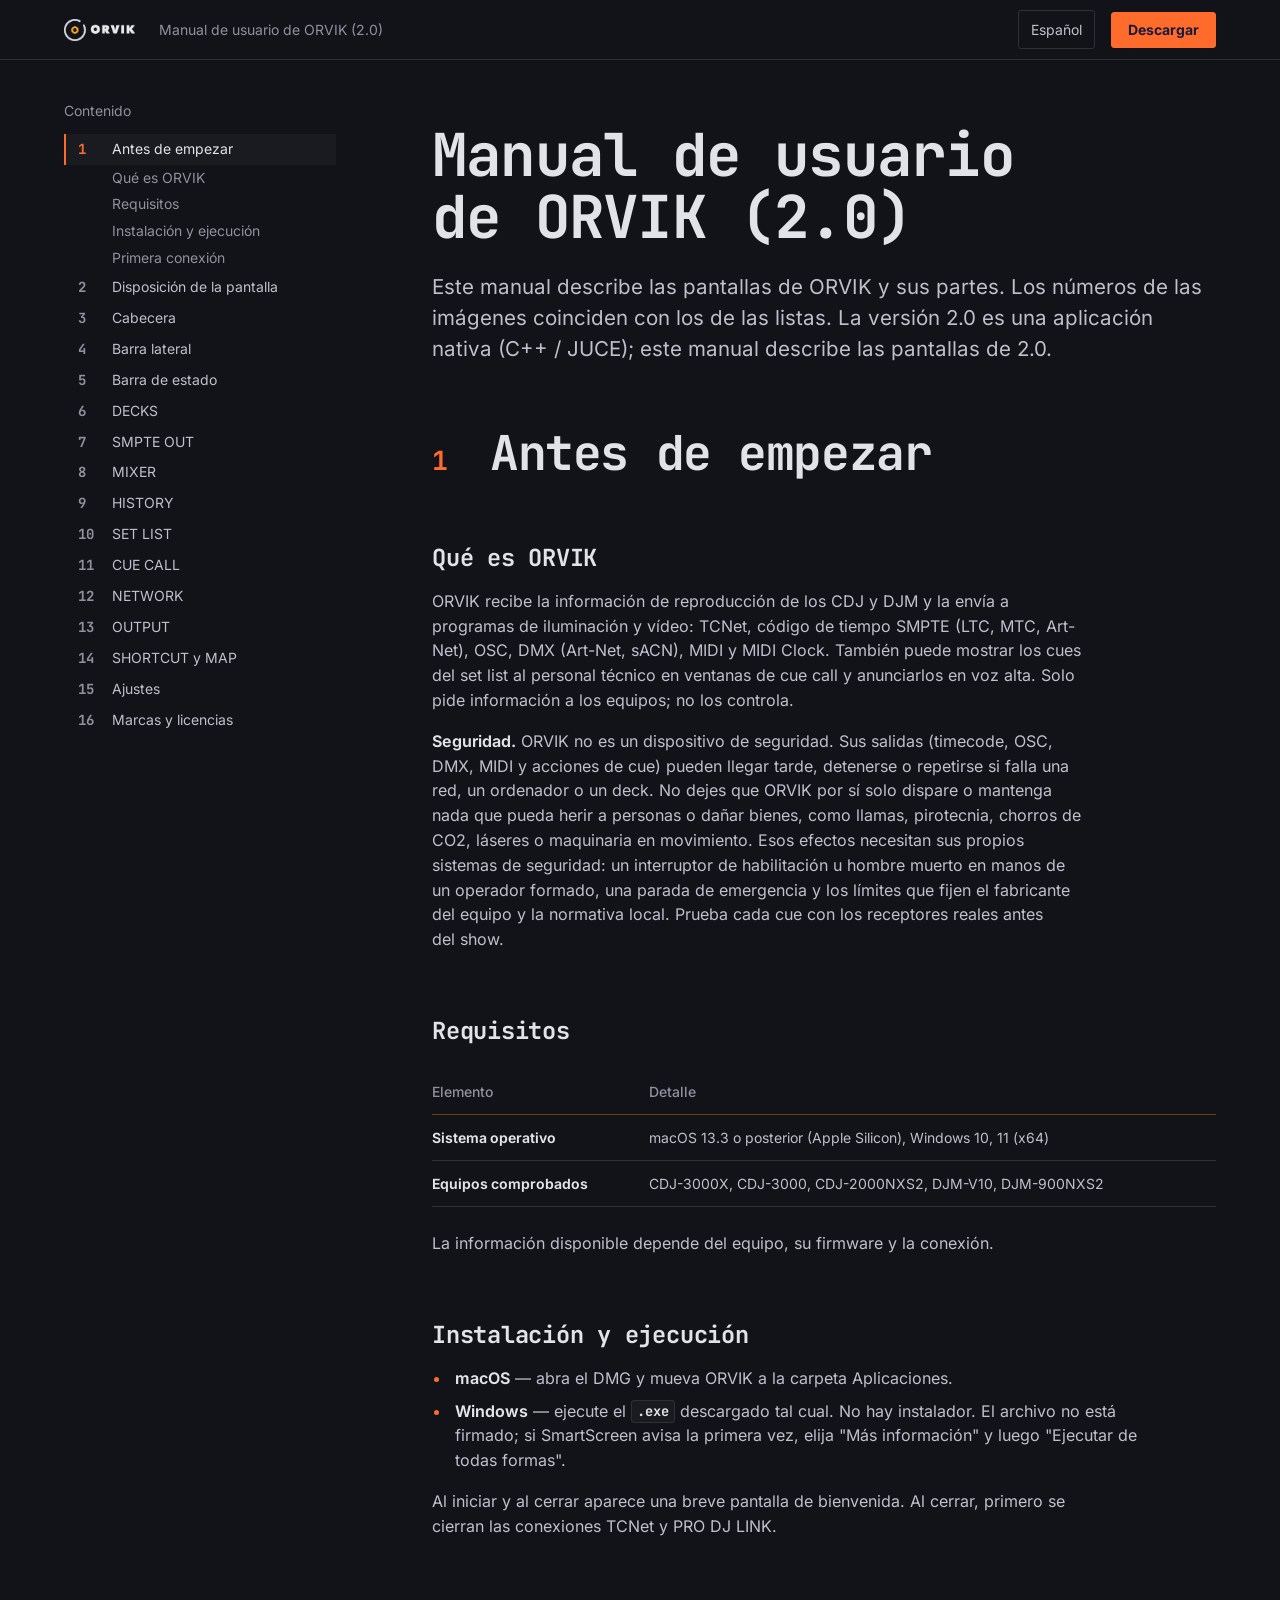
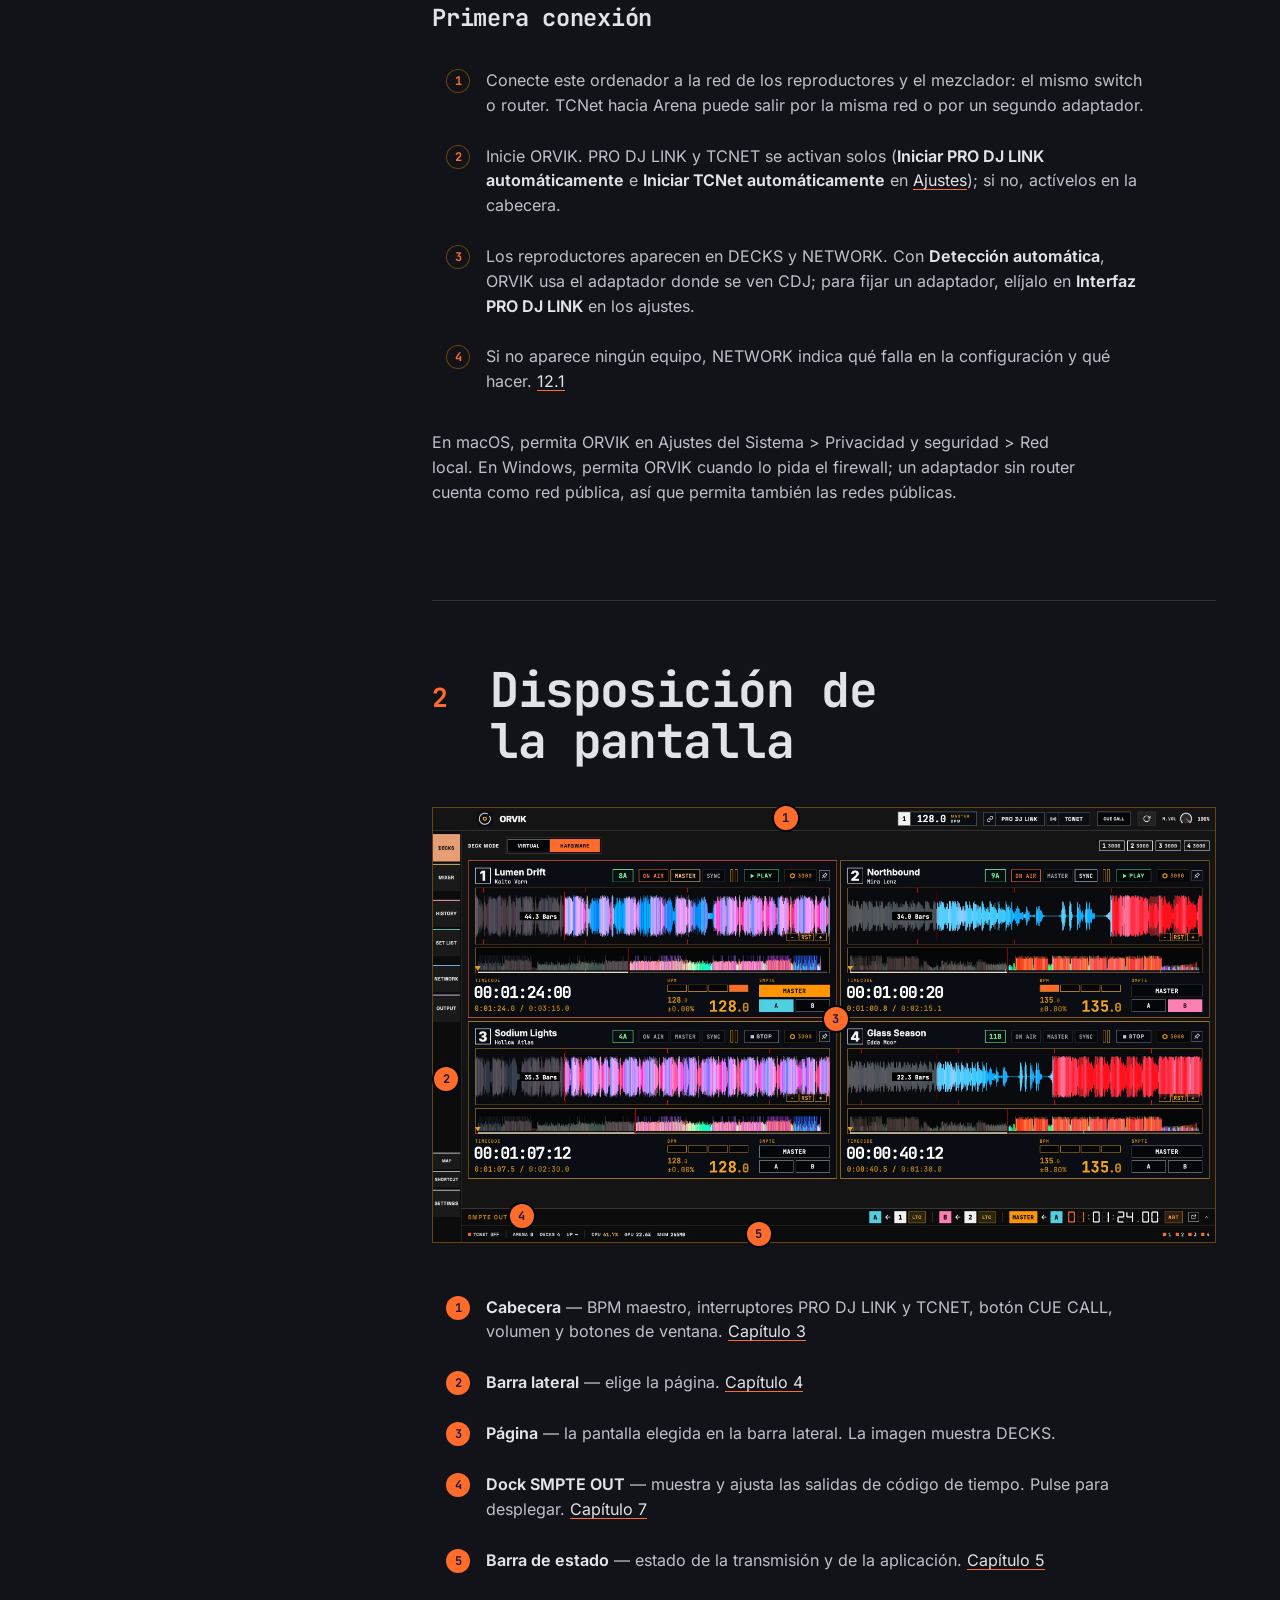
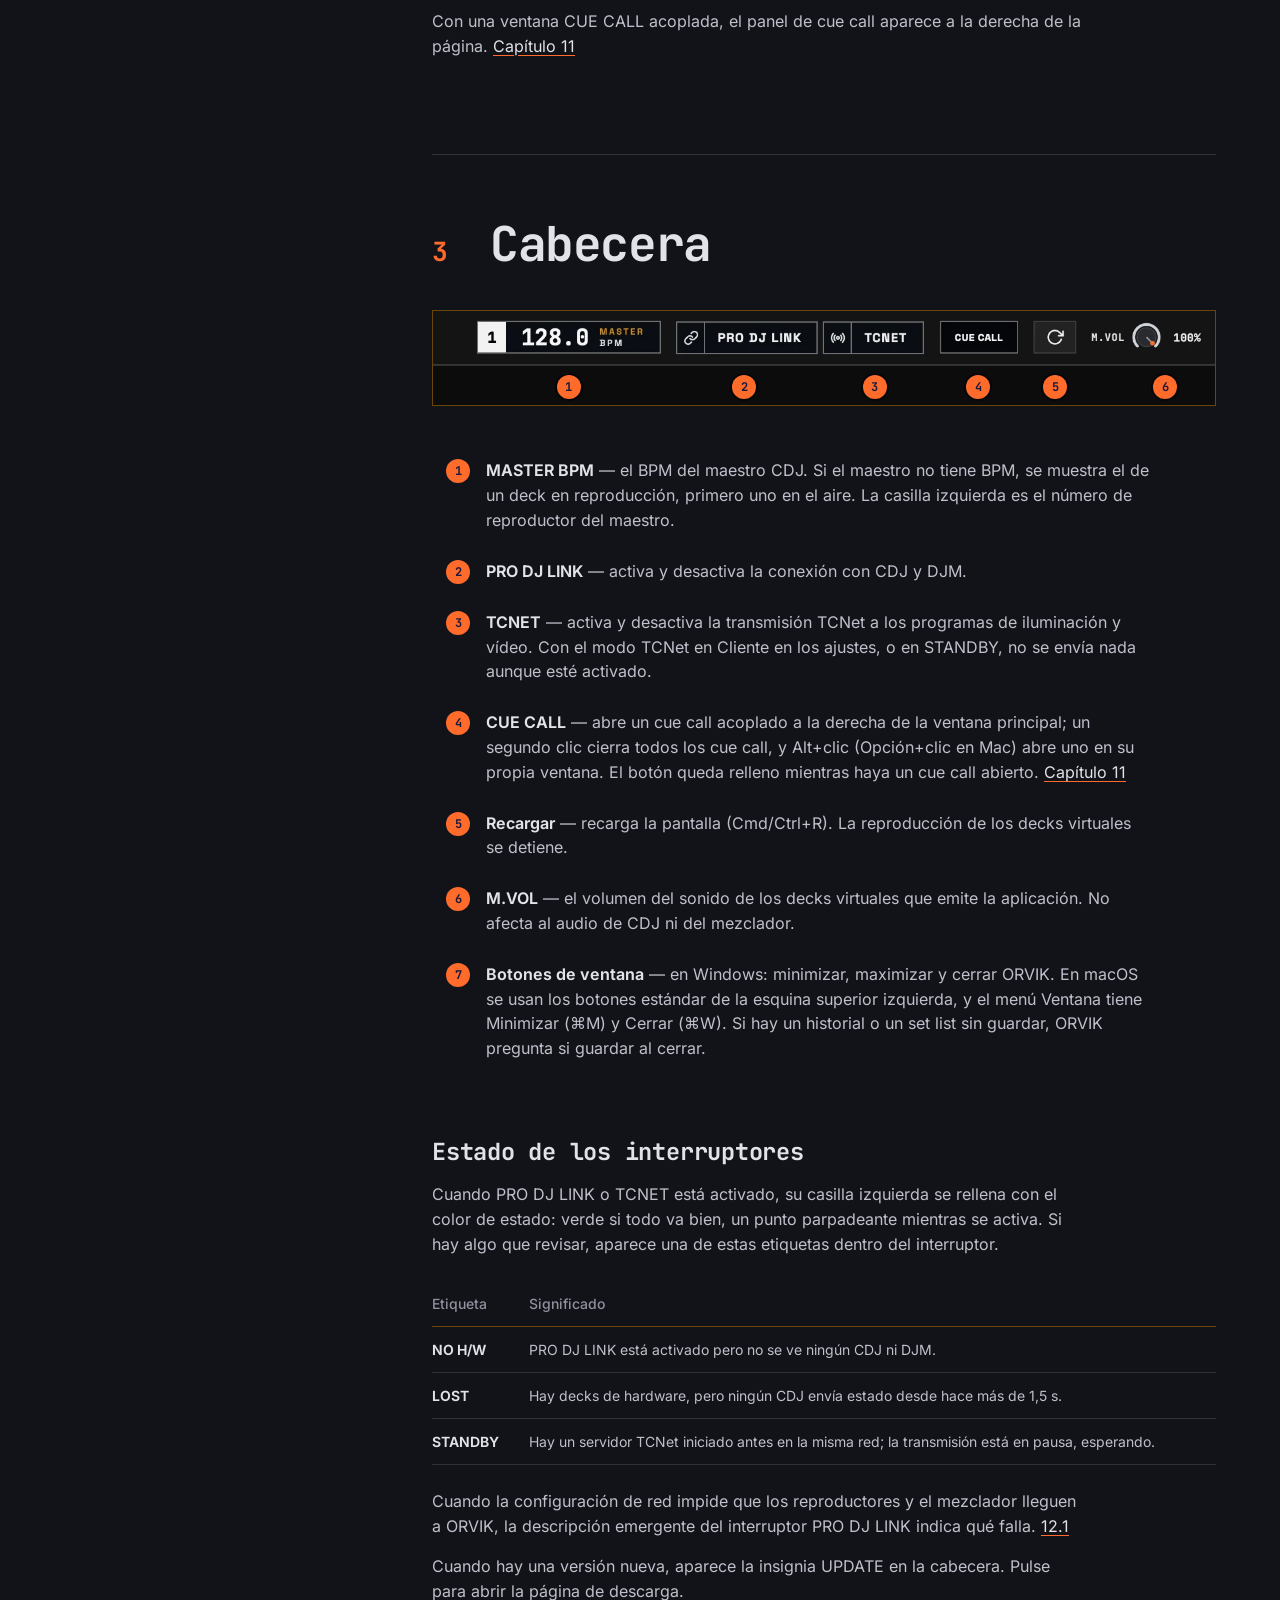
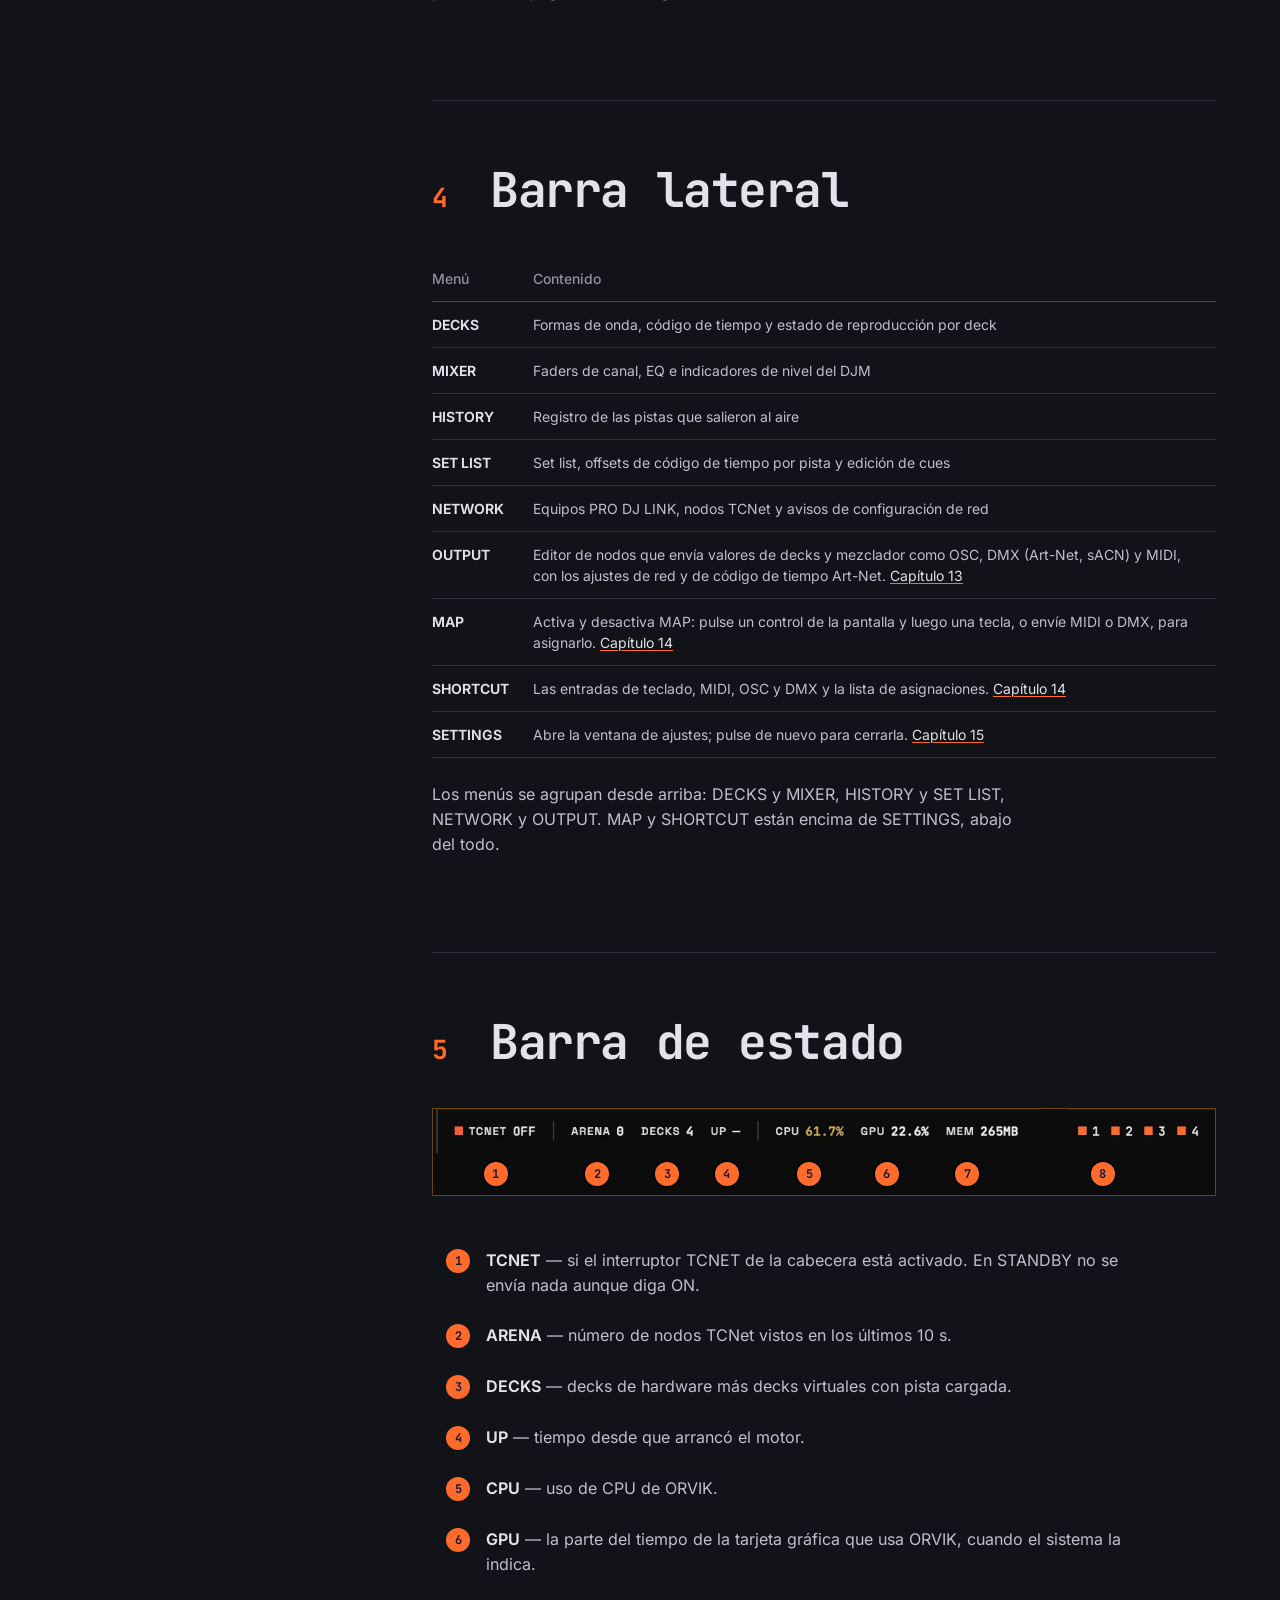
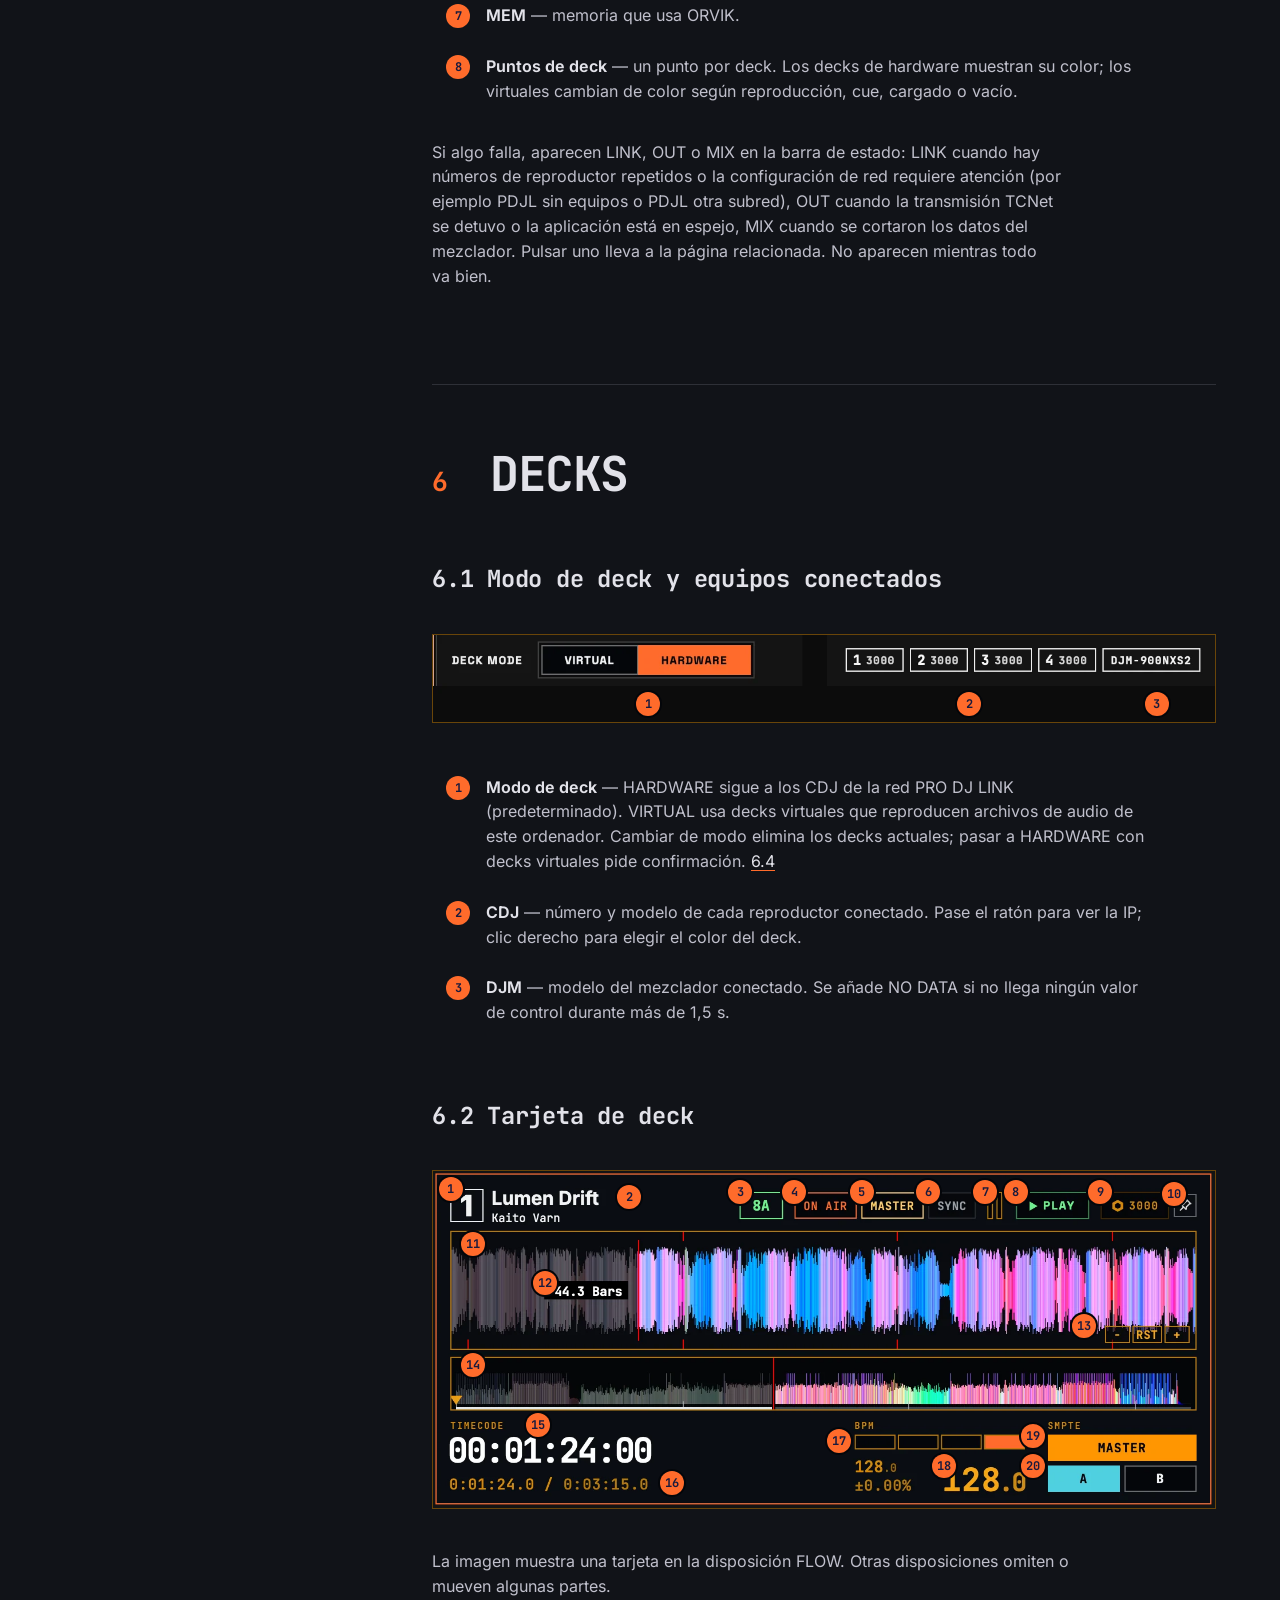
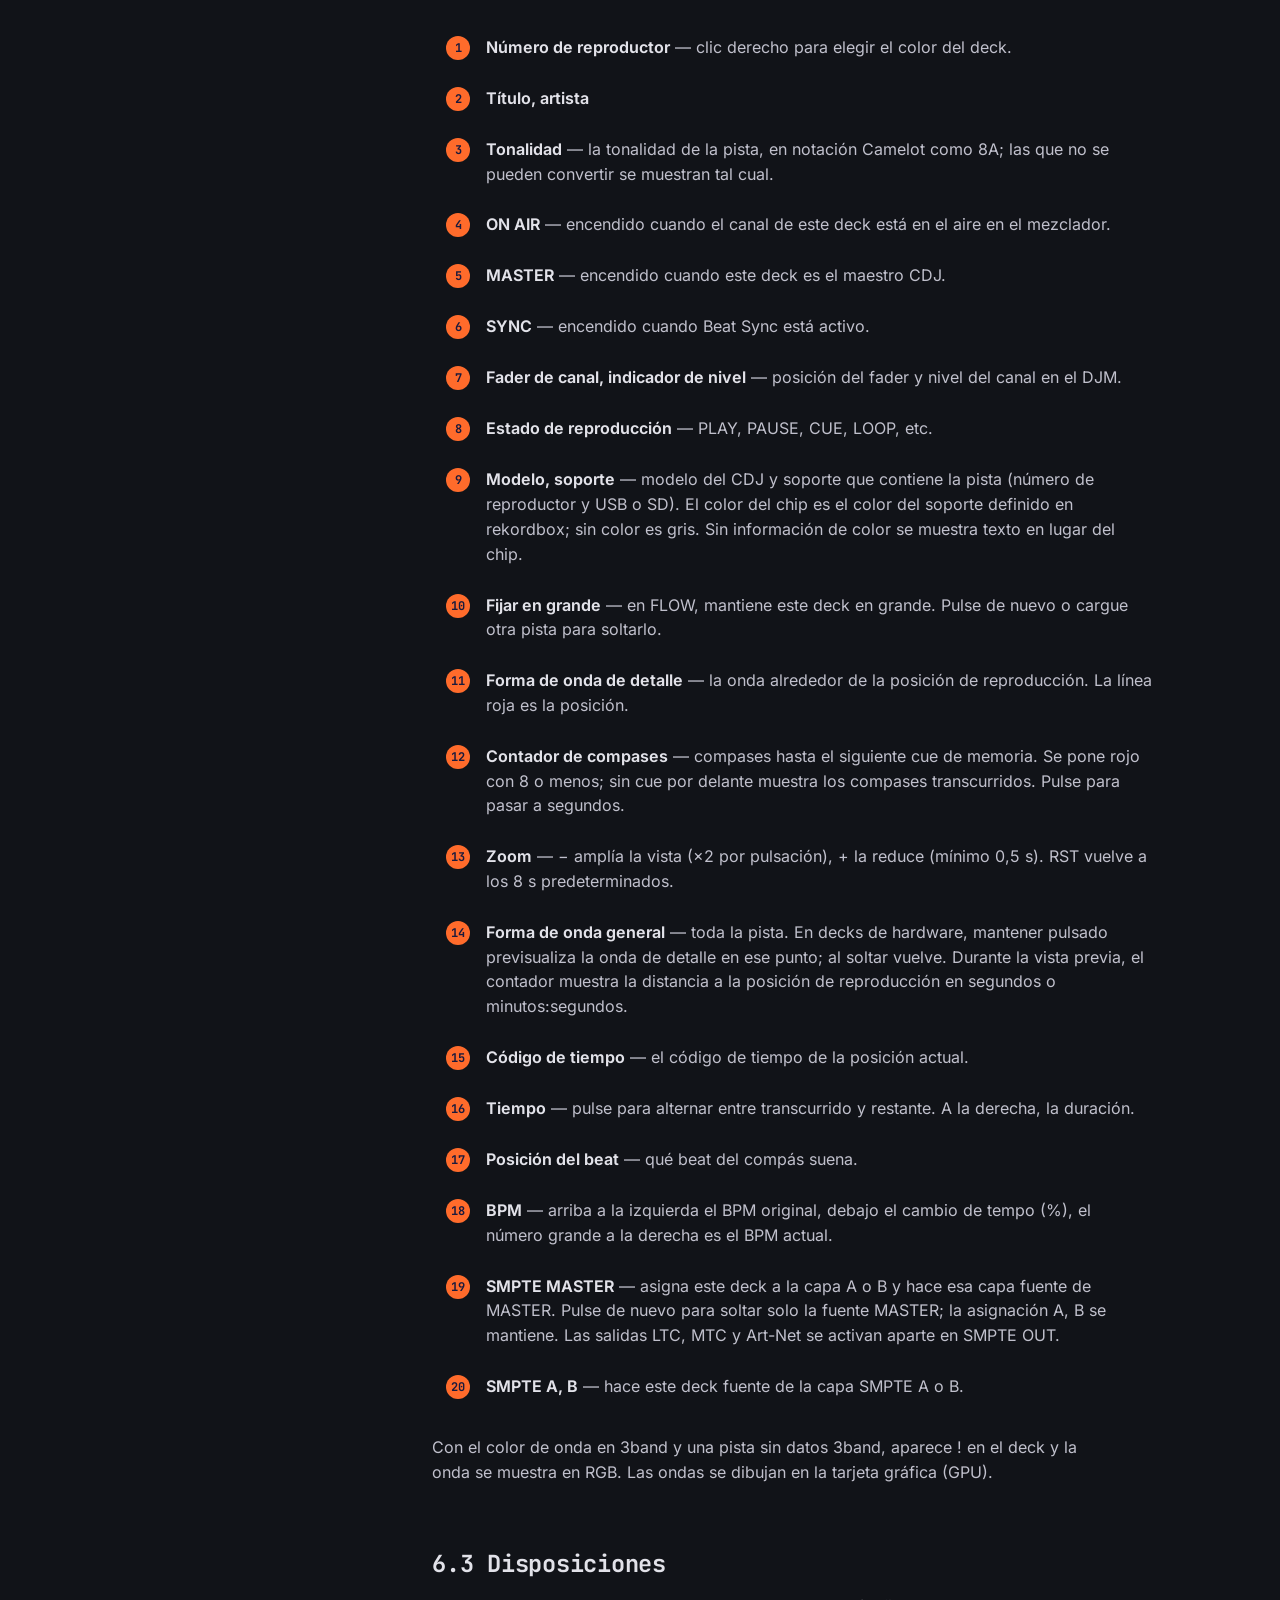
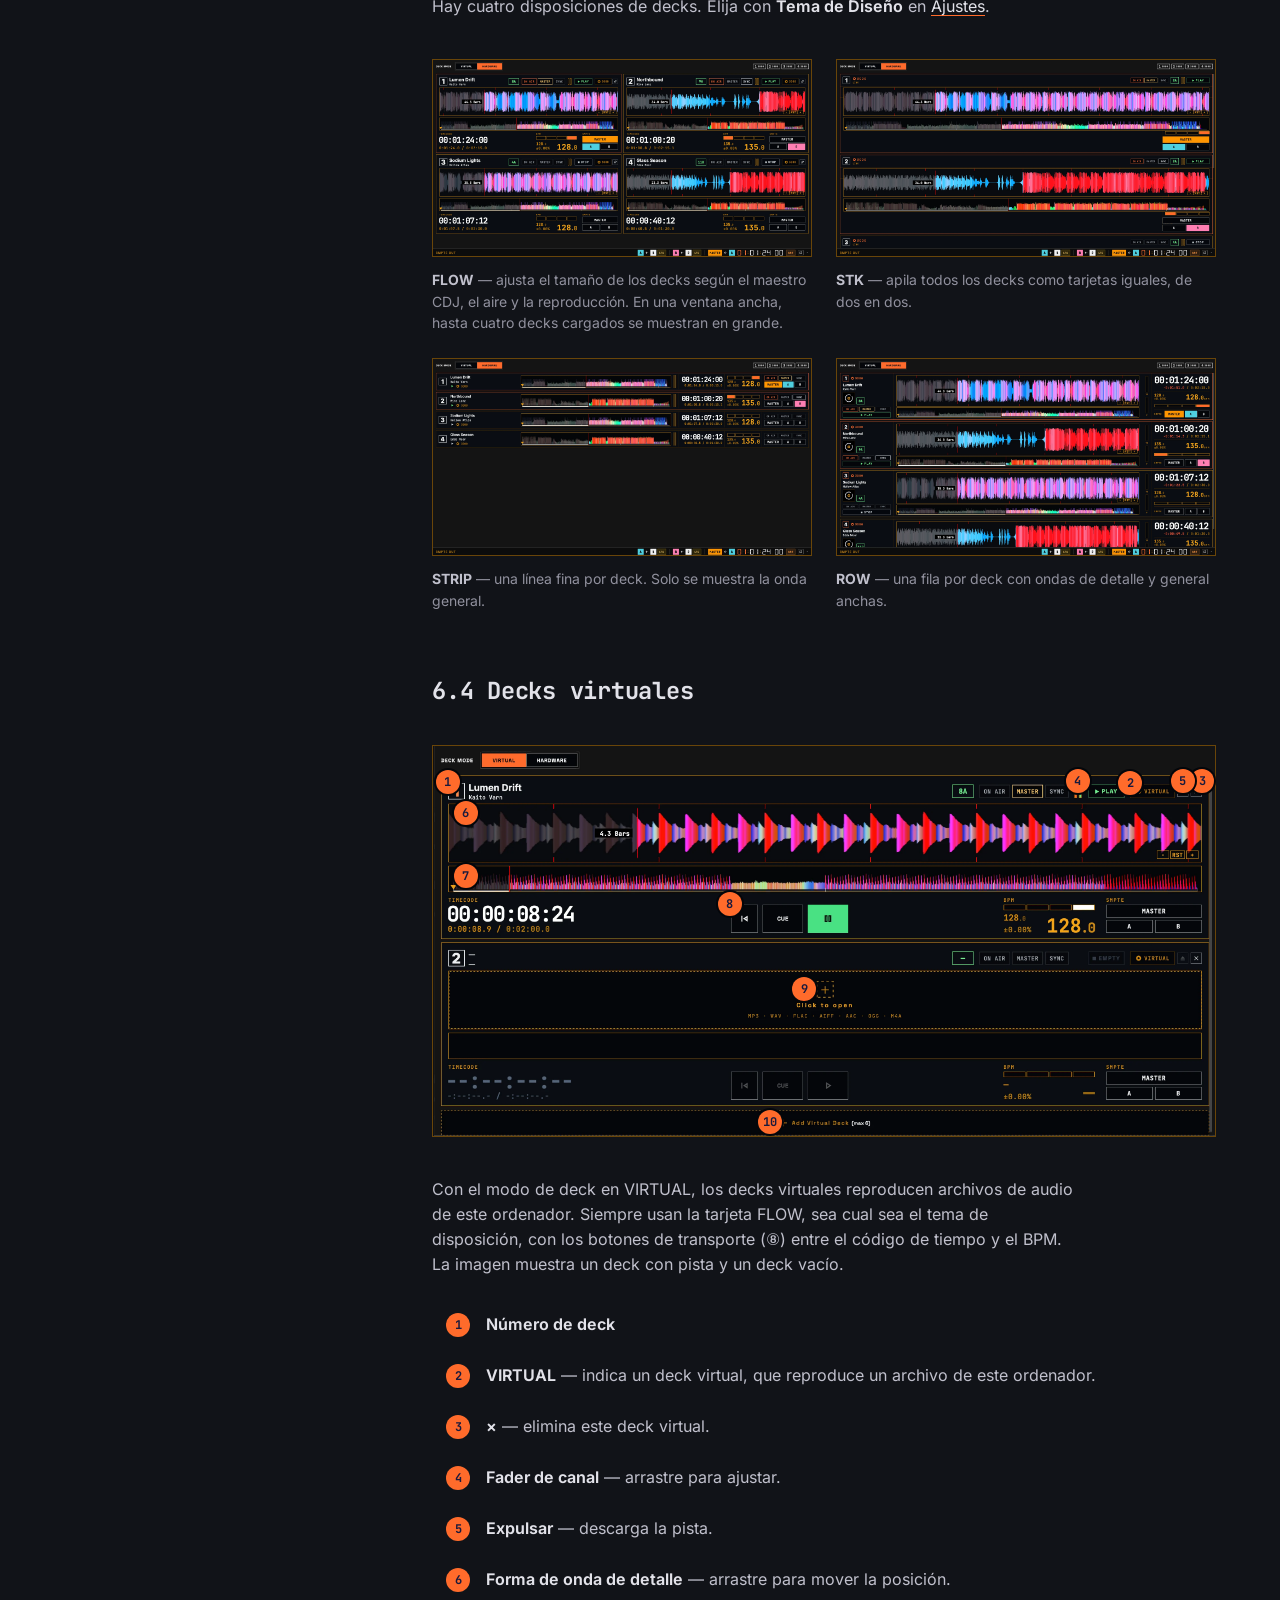
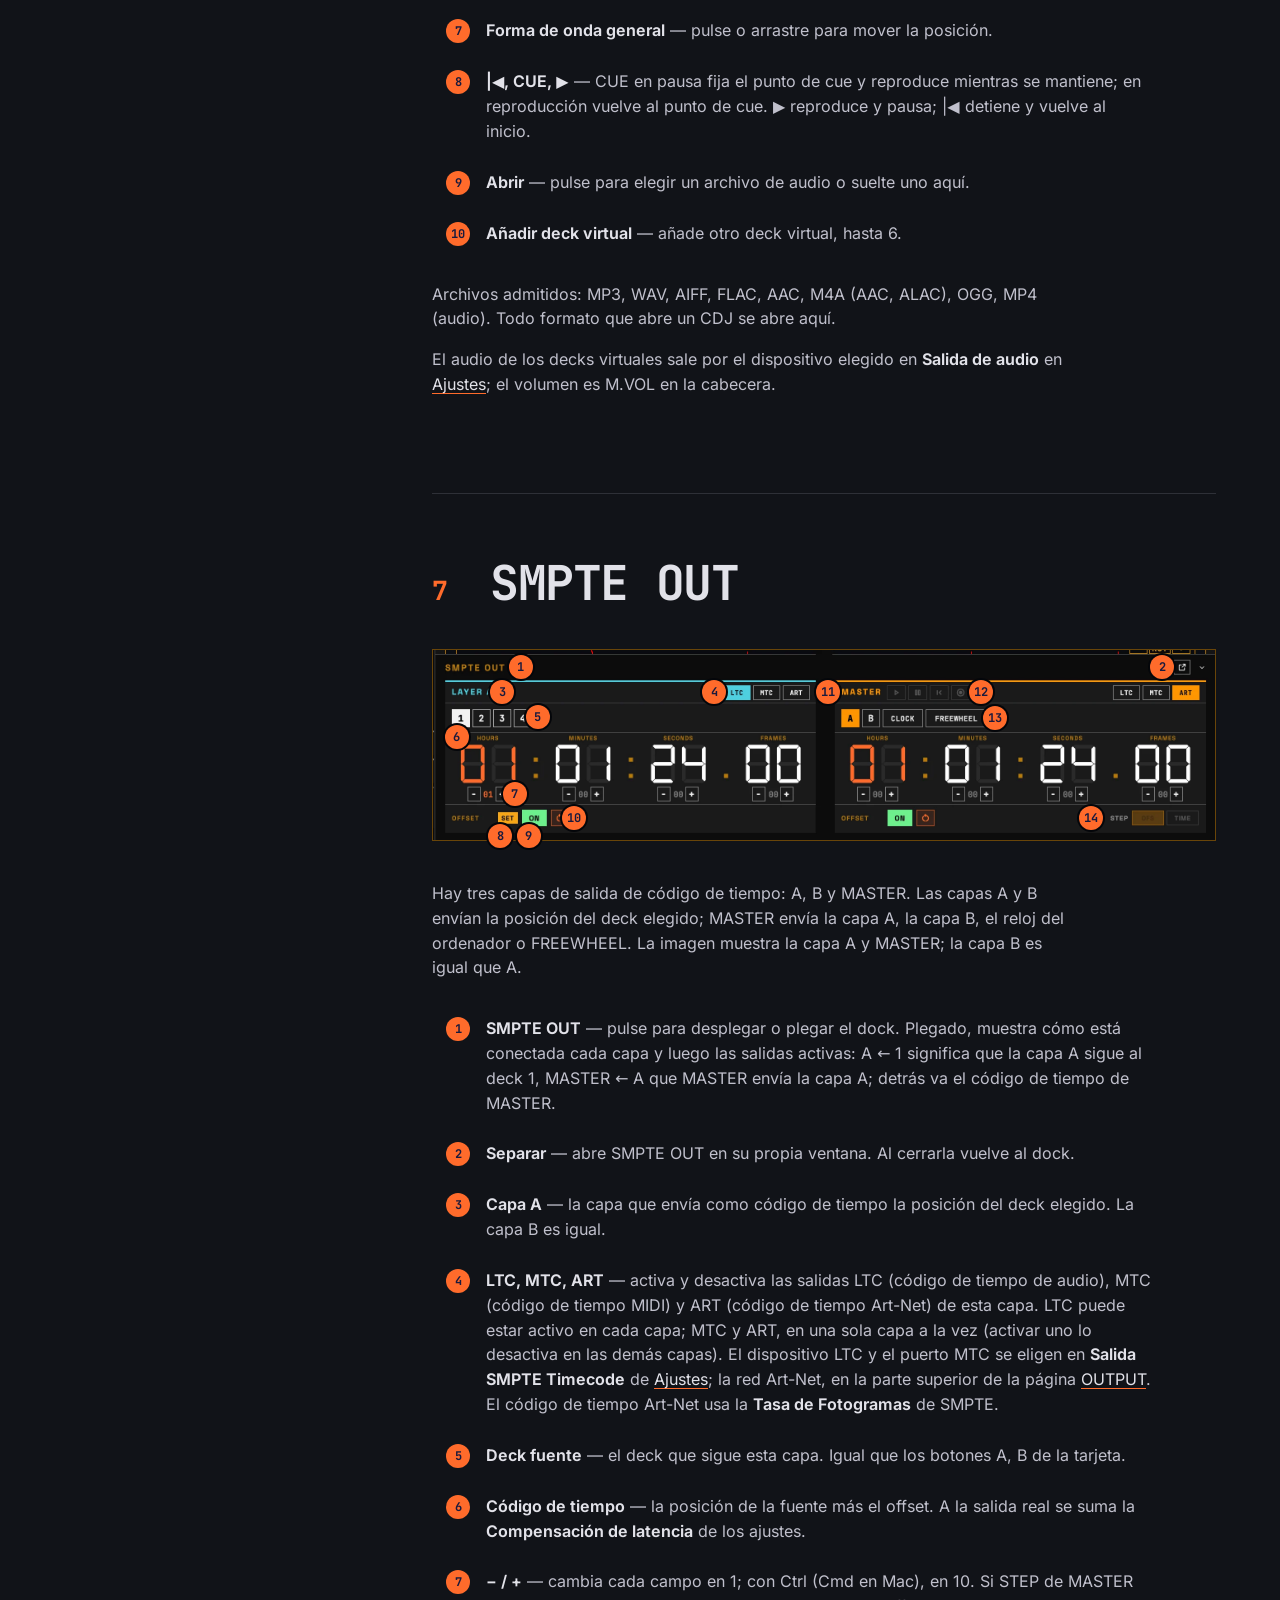
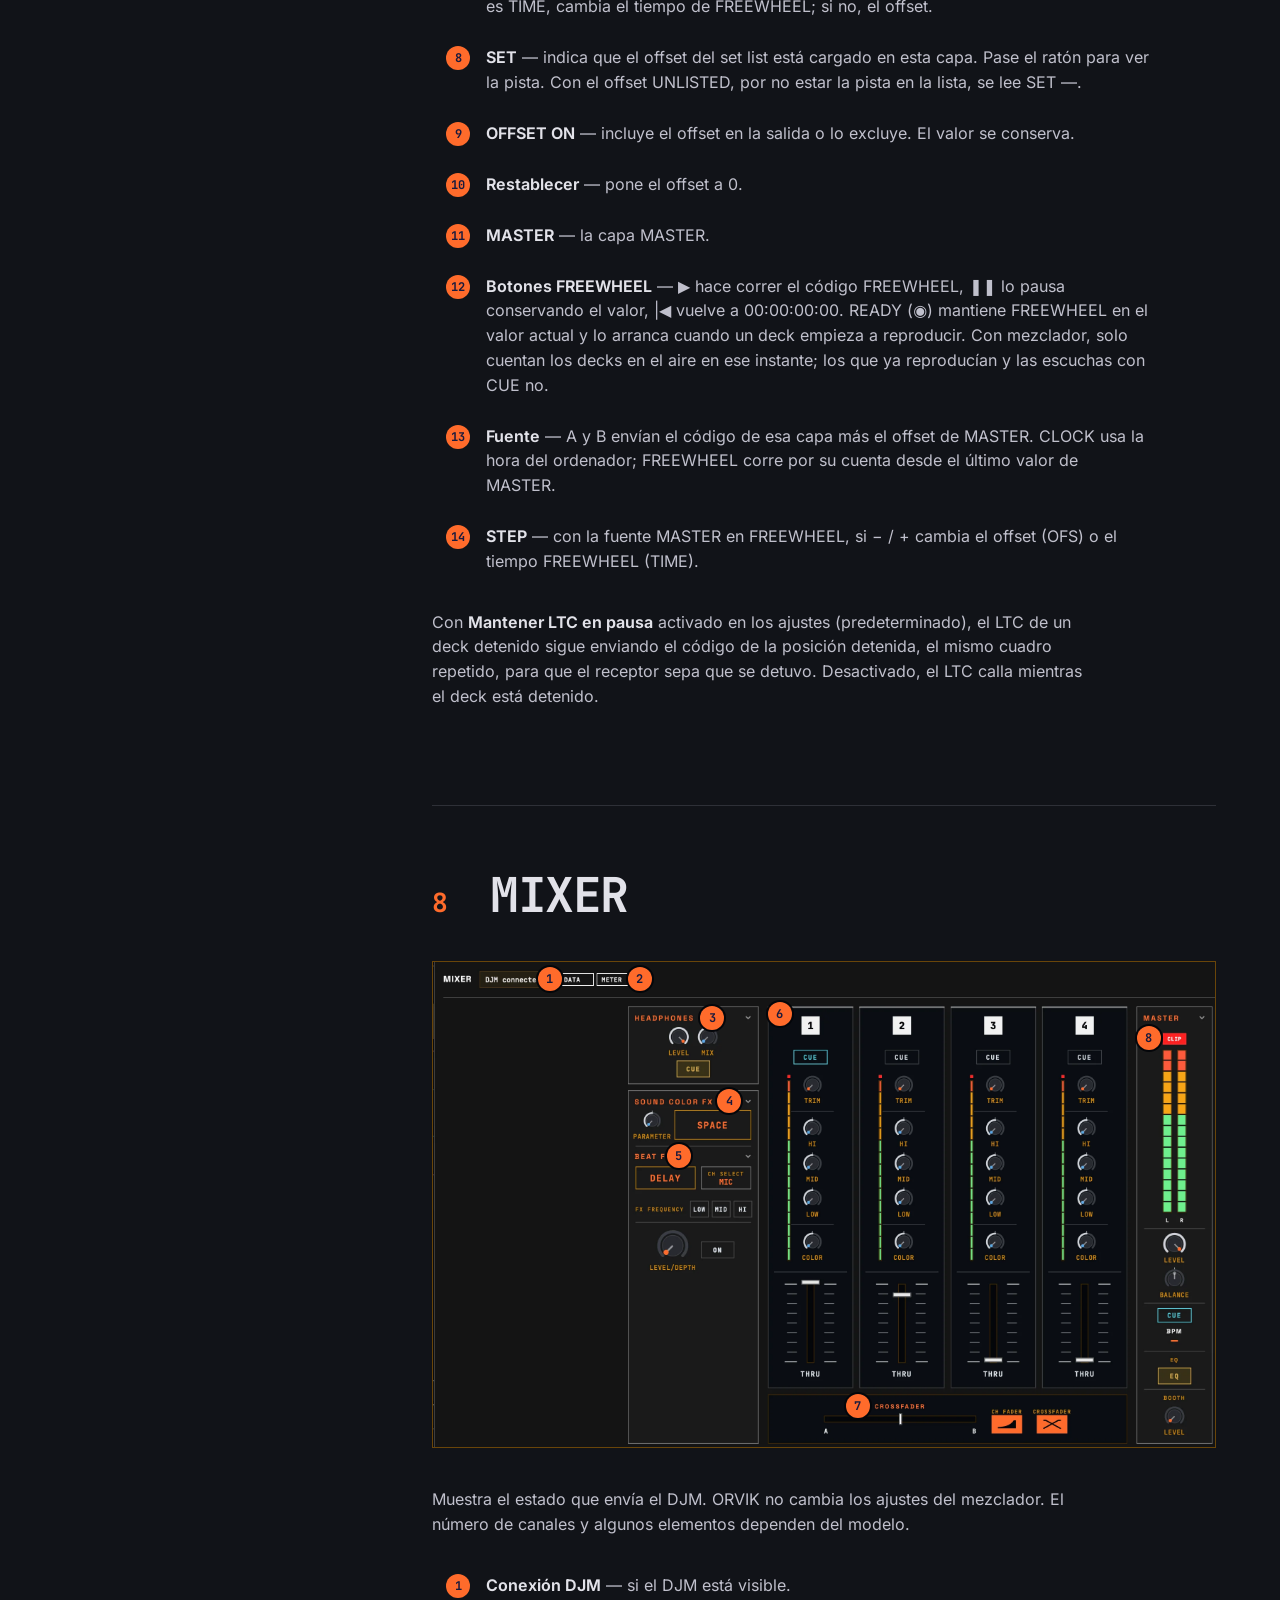
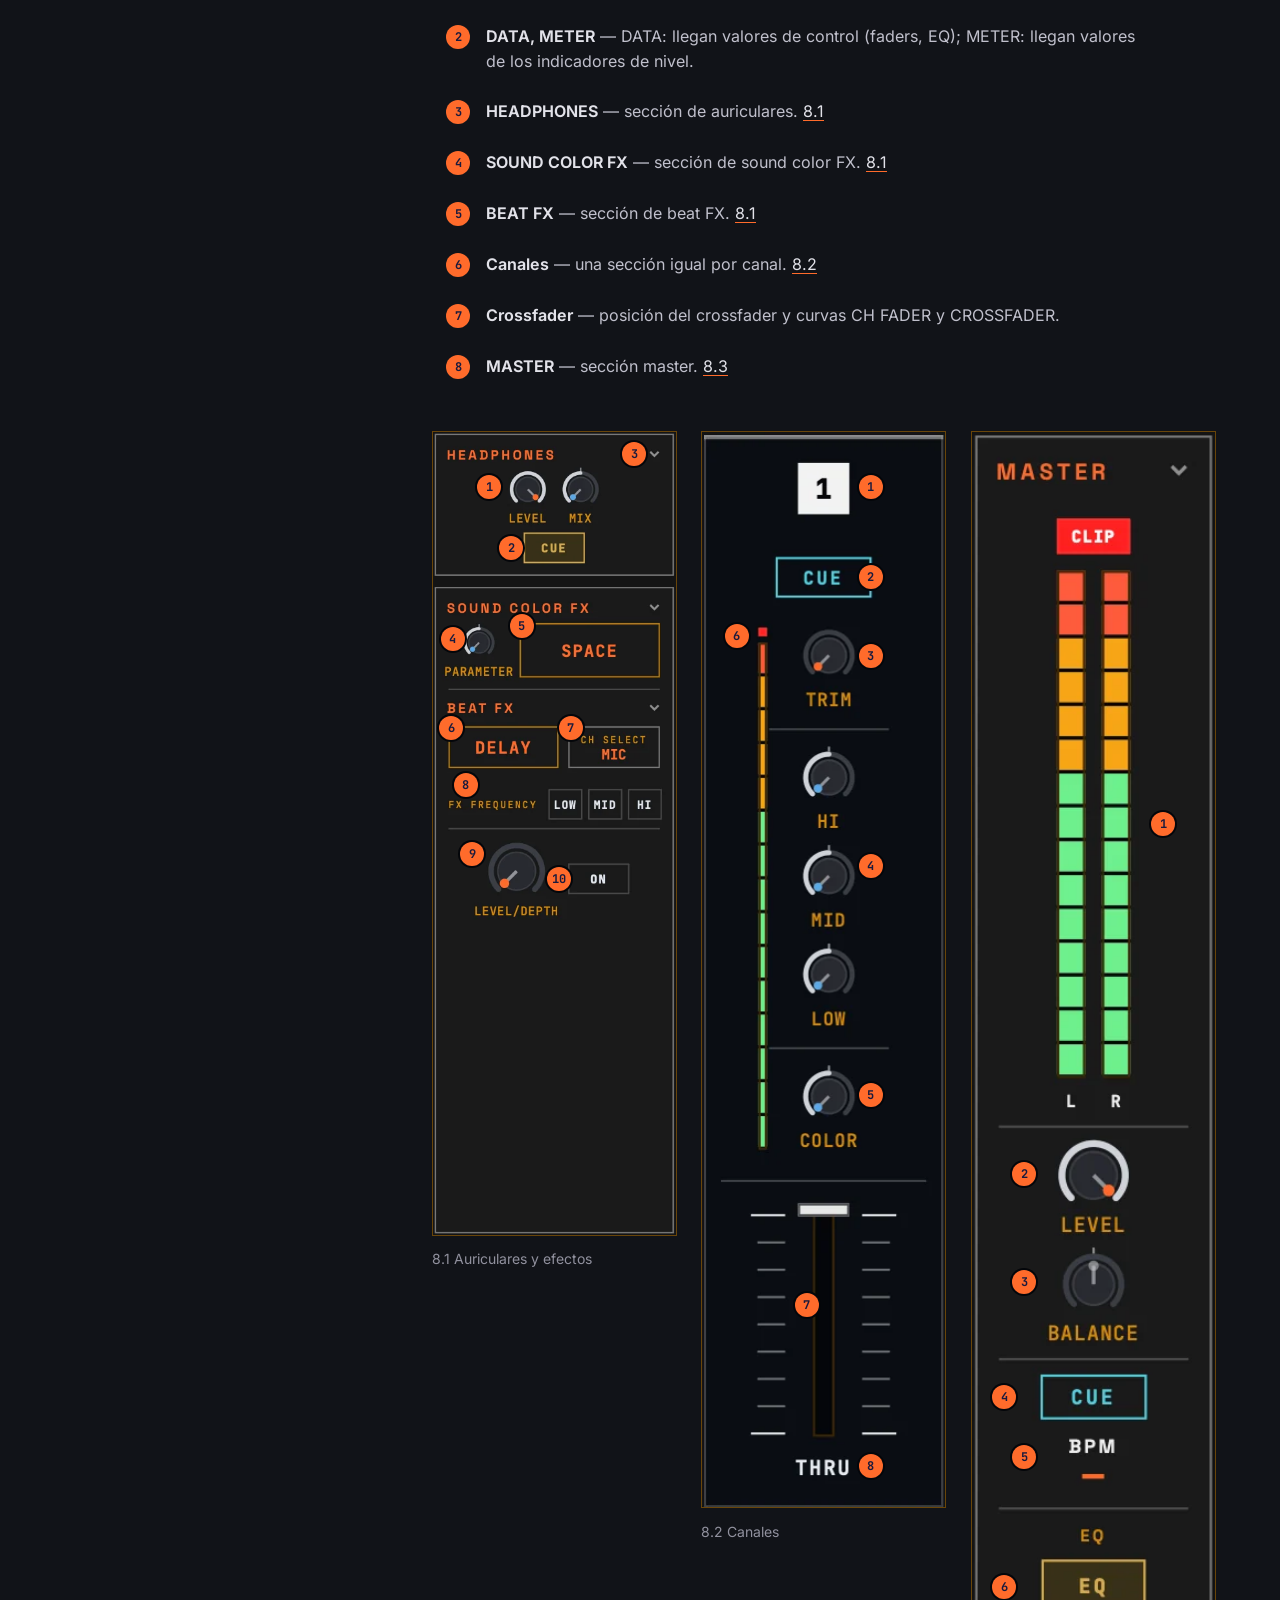
<file: docs/manual/es/index.html>
<!doctype html>
<html lang="es">
<head>
<meta charset="utf-8">
<meta name="viewport" content="width=device-width, initial-scale=1, viewport-fit=cover">
<title>Manual de usuario de ORVIK (2.0)</title>
<meta name="description" content="Este manual describe las pantallas de ORVIK y sus partes. Los números de las imágenes coinciden con los de las listas. La versión 2.0 es una aplicación nativa (C++ / JUCE); este ma">
<meta name="theme-color" content="#111318">
<link rel="icon" href="../../site/img/icon.png">
<link rel="alternate" hreflang="en" href="../../manual/">
<link rel="alternate" hreflang="ko" href="../../manual/ko/">
<link rel="alternate" hreflang="ja" href="../../manual/ja/">
<link rel="alternate" hreflang="es" href="../../manual/es/">
<link rel="alternate" hreflang="de" href="../../manual/de/">
<link rel="alternate" hreflang="fr" href="../../manual/fr/">
<link rel="alternate" hreflang="zh-TW" href="../../manual/zh-tw/">
<script src="../../site/lang.js"></script>
<link rel="preload" href="../../site/fonts/jetbrains-mono-700-latin.woff2" as="font" type="font/woff2" crossorigin>
<link rel="stylesheet" href="../../site/manual.css">
<script>document.documentElement.classList.add('js')</script>
</head>
<body>
<a class="skip" href="#manual">Ir al manual</a>
<header class="mbar">
  <div class="mbar-row">
    <a class="mbar-home" href="../../es/"><img src="../../site/img/wordmark-hero.png" alt="Inicio de ORVIK" width="783" height="242"></a>
    <span class="mbar-title">Manual de usuario de ORVIK (2.0)</span>
    <nav class="mbar-links" aria-label="Idioma">
      <details class="langs"><summary>Español</summary><ul><li><a href="../../manual/" hreflang="en" lang="en">English</a></li><li><a href="../../manual/ko/" hreflang="ko" lang="ko">한국어</a></li><li><a href="../../manual/ja/" hreflang="ja" lang="ja">日本語</a></li><li><a href="../../manual/es/" hreflang="es" lang="es" aria-current="page">Español</a></li><li><a href="../../manual/de/" hreflang="de" lang="de">Deutsch</a></li><li><a href="../../manual/fr/" hreflang="fr" lang="fr">Français</a></li><li><a href="../../manual/zh-tw/" hreflang="zh-TW" lang="zh-TW">繁體中文</a></li></ul></details>
      <a class="btn btn-primary btn-s" href="../../es/#download">Descargar</a>
    </nav>
  </div>
</header>
<div class="mshell">
  <nav class="toc" aria-label="Contenido">
    <details class="toc-box" open><summary>Contenido</summary>
    <ol><li><a href="#1-antes-de-empezar"><span class="t-num">1</span>Antes de empezar</a><ol><li><a href="#qué-es-orvik">Qué es ORVIK</a></li><li><a href="#requisitos">Requisitos</a></li><li><a href="#instalación-y-ejecución">Instalación y ejecución</a></li><li><a href="#primera-conexión">Primera conexión</a></li></ol></li><li><a href="#2-disposición-de-la-pantalla"><span class="t-num">2</span>Disposición de la pantalla</a></li><li><a href="#3-cabecera"><span class="t-num">3</span>Cabecera</a><ol><li><a href="#estado-de-los-interruptores">Estado de los interruptores</a></li></ol></li><li><a href="#4-barra-lateral"><span class="t-num">4</span>Barra lateral</a></li><li><a href="#5-barra-de-estado"><span class="t-num">5</span>Barra de estado</a></li><li><a href="#6-decks"><span class="t-num">6</span>DECKS</a><ol><li><a href="#61-modo-de-deck-y-equipos-conectados">6.1 Modo de deck y equipos conectados</a></li><li><a href="#62-tarjeta-de-deck">6.2 Tarjeta de deck</a></li><li><a href="#63-disposiciones">6.3 Disposiciones</a></li><li><a href="#64-decks-virtuales">6.4 Decks virtuales</a></li></ol></li><li><a href="#7-smpte-out"><span class="t-num">7</span>SMPTE OUT</a></li><li><a href="#8-mixer"><span class="t-num">8</span>MIXER</a><ol><li><a href="#81-auriculares-y-efectos">8.1 Auriculares y efectos</a></li><li><a href="#82-canales">8.2 Canales</a></li><li><a href="#83-master">8.3 MASTER</a></li></ol></li><li><a href="#9-history"><span class="t-num">9</span>HISTORY</a><ol><li><a href="#historial-de-autoguardado">Historial de autoguardado</a></li></ol></li><li><a href="#10-set-list"><span class="t-num">10</span>SET LIST</a><ol><li><a href="#101-edición-de-cues">10.1 Edición de cues</a></li></ol></li><li><a href="#11-cue-call"><span class="t-num">11</span>CUE CALL</a><ol><li><a href="#abrir-y-acoplar">Abrir y acoplar</a></li><li><a href="#qué-deck-sigue">Qué deck sigue</a></li><li><a href="#cabecera">Cabecera</a></li><li><a href="#temas">Temas</a></li><li><a href="#tiempo-restante">Tiempo restante</a></li><li><a href="#ventana-de-ajustes-la-rueda">Ventana de ajustes (la rueda)</a></li><li><a href="#llamadas-habladas">Llamadas habladas</a></li><li><a href="#página-web">Página web</a></li></ol></li><li><a href="#12-network"><span class="t-num">12</span>NETWORK</a><ol><li><a href="#121-avisos-de-configuración">12.1 Avisos de configuración</a></li></ol></li><li><a href="#13-output"><span class="t-num">13</span>OUTPUT</a><ol><li><a href="#parte-superior">Parte superior</a></li><li><a href="#lista-izquierda">Lista izquierda</a></li><li><a href="#lienzo-y-ajustes-de-la-derecha">Lienzo y ajustes de la derecha</a></li><li><a href="#nombres-de-valor-y-qué-envían">Nombres de valor y qué envían</a></li><li><a href="#formato-de-tiempo">Formato de tiempo</a></li></ol></li><li><a href="#14-shortcut-y-map"><span class="t-num">14</span>SHORTCUT y MAP</a><ol><li><a href="#página-shortcut">Página SHORTCUT</a></li><li><a href="#map">MAP</a></li><li><a href="#teclas-que-siempre-funcionan">Teclas que siempre funcionan</a></li></ol></li><li><a href="#15-ajustes"><span class="t-num">15</span>Ajustes</a><ol><li><a href="#idioma">Idioma</a></li><li><a href="#disposición-de-decks">Disposición de decks</a></li><li><a href="#forma-de-onda">Forma de onda</a></li><li><a href="#pro-dj-link">PRO DJ LINK</a></li><li><a href="#tcnet">TCNet</a></li><li><a href="#modo-espejo">Modo espejo</a></li><li><a href="#visor-web">Visor web</a></li><li><a href="#salida-de-audio">Salida de audio</a></li><li><a href="#salida-smpte-timecode">Salida SMPTE Timecode</a></li><li><a href="#salida-sacn">Salida sACN</a></li><li><a href="#salida-midi-clock">Salida MIDI Clock</a></li><li><a href="#biblioteca-de-pistas">Biblioteca de pistas</a></li><li><a href="#archivo-de-ajustes">Archivo de ajustes</a></li><li><a href="#info">Info</a></li></ol></li><li><a href="#16-marcas-y-licencias"><span class="t-num">16</span>Marcas y licencias</a></li></ol>
    </details>
  </nav>
  <main id="manual" class="manual">
    <h1 class="m-title">Manual de usuario de ORVIK (2.0)</h1>
    <p class="m-intro">Este manual describe las pantallas de ORVIK y sus partes. Los números de las imágenes coinciden con los de las listas. La versión 2.0 es una aplicación nativa (C++ / JUCE); este manual describe las pantallas de 2.0.</p>
    <section class="chapter" aria-labelledby="1-antes-de-empezar">
<h2 id="1-antes-de-empezar"><span class="ch-num">1</span><span class="ch-name">Antes de empezar</span></h2>
<h3 id="qué-es-orvik">Qué es ORVIK</h3>
<p>ORVIK recibe la información de reproducción de los CDJ y DJM y la envía a programas de iluminación y vídeo: TCNet, código de tiempo SMPTE (LTC, MTC, Art-Net), OSC, DMX (Art-Net, sACN), MIDI y MIDI Clock. También puede mostrar los cues del set list al personal técnico en ventanas de cue call y anunciarlos en voz alta. Solo pide información a los equipos; no los controla.</p>
<p><strong>Seguridad.</strong> ORVIK no es un dispositivo de seguridad. Sus salidas (timecode, OSC, DMX, MIDI y acciones de cue) pueden llegar tarde, detenerse o repetirse si falla una red, un ordenador o un deck. No dejes que ORVIK por sí solo dispare o mantenga nada que pueda herir a personas o dañar bienes, como llamas, pirotecnia, chorros de CO2, láseres o maquinaria en movimiento. Esos efectos necesitan sus propios sistemas de seguridad: un interruptor de habilitación u hombre muerto en manos de un operador formado, una parada de emergencia y los límites que fijen el fabricante del equipo y la normativa local. Prueba cada cue con los receptores reales antes del show.</p>
<h3 id="requisitos">Requisitos</h3>
<div class="tbl"><table><thead><tr><th scope="col">Elemento</th><th scope="col">Detalle</th></tr></thead><tbody><tr><th scope="row">Sistema operativo</th><td>macOS 13.3 o posterior (Apple Silicon), Windows 10, 11 (x64)</td></tr><tr><th scope="row">Equipos comprobados</th><td>CDJ-3000X, CDJ-3000, CDJ-2000NXS2, DJM-V10, DJM-900NXS2</td></tr></tbody></table></div>
<p>La información disponible depende del equipo, su firmware y la conexión.</p>
<h3 id="instalación-y-ejecución">Instalación y ejecución</h3>
<ul class="bul"><li><strong>macOS</strong> — abra el DMG y mueva ORVIK a la carpeta Aplicaciones.</li><li><strong>Windows</strong> — ejecute el <code>.exe</code> descargado tal cual. No hay instalador. El archivo no está firmado; si SmartScreen avisa la primera vez, elija "Más información" y luego "Ejecutar de todas formas".</li></ul>
<p>Al iniciar y al cerrar aparece una breve pantalla de bienvenida. Al cerrar, primero se cierran las conexiones TCNet y PRO DJ LINK.</p>
<h3 id="primera-conexión">Primera conexión</h3>
<ol class="legend"><li data-n="1"><span class="badge" aria-hidden="true">1</span><div class="li-body">Conecte este ordenador a la red de los reproductores y el mezclador: el mismo switch o router. TCNet hacia Arena puede salir por la misma red o por un segundo adaptador.</div></li><li data-n="2"><span class="badge" aria-hidden="true">2</span><div class="li-body">Inicie ORVIK. PRO DJ LINK y TCNET se activan solos (<strong>Iniciar PRO DJ LINK automáticamente</strong> e <strong>Iniciar TCNet automáticamente</strong> en <a href="#15-ajustes">Ajustes</a>); si no, actívelos en la cabecera.</div></li><li data-n="3"><span class="badge" aria-hidden="true">3</span><div class="li-body">Los reproductores aparecen en DECKS y NETWORK. Con <strong>Detección automática</strong>, ORVIK usa el adaptador donde se ven CDJ; para fijar un adaptador, elíjalo en <strong>Interfaz PRO DJ LINK</strong> en los ajustes.</div></li><li data-n="4"><span class="badge" aria-hidden="true">4</span><div class="li-body">Si no aparece ningún equipo, NETWORK indica qué falla en la configuración y qué hacer. <a href="#121-avisos-de-configuración">12.1</a></div></li></ol>
<p>En macOS, permita ORVIK en Ajustes del Sistema &gt; Privacidad y seguridad &gt; Red local. En Windows, permita ORVIK cuando lo pida el firewall; un adaptador sin router cuenta como red pública, así que permita también las redes públicas.</p>
</section>
<section class="chapter" aria-labelledby="2-disposición-de-la-pantalla">
<h2 id="2-disposición-de-la-pantalla"><span class="ch-num">2</span><span class="ch-name">Disposición de la pantalla</span></h2>
<figure class="fig has-marks" data-fig="01-overview"><div class="fig-frame"><img src="../img/01-overview.webp" alt="Disposición de la pantalla" width="1440" height="800" loading="lazy" decoding="async"><span class="mk" data-n="1" style="left:45.139%;top:2.625%" aria-hidden="true">1</span><span class="mk" data-n="2" style="left:1.806%;top:62.500%" aria-hidden="true">2</span><span class="mk" data-n="3" style="left:51.528%;top:48.750%" aria-hidden="true">3</span><span class="mk" data-n="4" style="left:11.458%;top:94.000%" aria-hidden="true">4</span><span class="mk" data-n="5" style="left:41.667%;top:98.000%" aria-hidden="true">5</span></div></figure>
<ol class="legend" data-legend="01-overview"><li data-n="1"><span class="badge" aria-hidden="true">1</span><div class="li-body"><strong>Cabecera</strong> — BPM maestro, interruptores PRO DJ LINK y TCNET, botón CUE CALL, volumen y botones de ventana. <a href="#3-cabecera">Capítulo 3</a></div></li><li data-n="2"><span class="badge" aria-hidden="true">2</span><div class="li-body"><strong>Barra lateral</strong> — elige la página. <a href="#4-barra-lateral">Capítulo 4</a></div></li><li data-n="3"><span class="badge" aria-hidden="true">3</span><div class="li-body"><strong>Página</strong> — la pantalla elegida en la barra lateral. La imagen muestra DECKS.</div></li><li data-n="4"><span class="badge" aria-hidden="true">4</span><div class="li-body"><strong>Dock SMPTE OUT</strong> — muestra y ajusta las salidas de código de tiempo. Pulse para desplegar. <a href="#7-smpte-out">Capítulo 7</a></div></li><li data-n="5"><span class="badge" aria-hidden="true">5</span><div class="li-body"><strong>Barra de estado</strong> — estado de la transmisión y de la aplicación. <a href="#5-barra-de-estado">Capítulo 5</a></div></li></ol>
<p>Con una ventana CUE CALL acoplada, el panel de cue call aparece a la derecha de la página. <a href="#11-cue-call">Capítulo 11</a></p>
</section>
<section class="chapter" aria-labelledby="3-cabecera">
<h2 id="3-cabecera"><span class="ch-num">3</span><span class="ch-name">Cabecera</span></h2>
<figure class="fig has-marks" data-fig="02-header"><div class="fig-frame"><img src="../img/02-header.webp" alt="Cabecera" width="620" height="76" loading="lazy" decoding="async"><span class="mk" data-n="1" style="left:17.419%;top:80.263%" aria-hidden="true">1</span><span class="mk" data-n="2" style="left:39.839%;top:80.263%" aria-hidden="true">2</span><span class="mk" data-n="3" style="left:56.452%;top:80.263%" aria-hidden="true">3</span><span class="mk" data-n="4" style="left:69.677%;top:80.263%" aria-hidden="true">4</span><span class="mk" data-n="5" style="left:79.516%;top:80.263%" aria-hidden="true">5</span><span class="mk" data-n="6" style="left:93.548%;top:80.263%" aria-hidden="true">6</span></div></figure>
<ol class="legend" data-legend="02-header"><li data-n="1"><span class="badge" aria-hidden="true">1</span><div class="li-body"><strong>MASTER BPM</strong> — el BPM del maestro CDJ. Si el maestro no tiene BPM, se muestra el de un deck en reproducción, primero uno en el aire. La casilla izquierda es el número de reproductor del maestro.</div></li><li data-n="2"><span class="badge" aria-hidden="true">2</span><div class="li-body"><strong>PRO DJ LINK</strong> — activa y desactiva la conexión con CDJ y DJM.</div></li><li data-n="3"><span class="badge" aria-hidden="true">3</span><div class="li-body"><strong>TCNET</strong> — activa y desactiva la transmisión TCNet a los programas de iluminación y vídeo. Con el modo TCNet en Cliente en los ajustes, o en STANDBY, no se envía nada aunque esté activado.</div></li><li data-n="4"><span class="badge" aria-hidden="true">4</span><div class="li-body"><strong>CUE CALL</strong> — abre un cue call acoplado a la derecha de la ventana principal; un segundo clic cierra todos los cue call, y Alt+clic (Opción+clic en Mac) abre uno en su propia ventana. El botón queda relleno mientras haya un cue call abierto. <a href="#11-cue-call">Capítulo 11</a></div></li><li data-n="5"><span class="badge" aria-hidden="true">5</span><div class="li-body"><strong>Recargar</strong> — recarga la pantalla (Cmd/Ctrl+R). La reproducción de los decks virtuales se detiene.</div></li><li data-n="6"><span class="badge" aria-hidden="true">6</span><div class="li-body"><strong>M.VOL</strong> — el volumen del sonido de los decks virtuales que emite la aplicación. No afecta al audio de CDJ ni del mezclador.</div></li><li data-n="7"><span class="badge" aria-hidden="true">7</span><div class="li-body"><strong>Botones de ventana</strong> — en Windows: minimizar, maximizar y cerrar ORVIK. En macOS se usan los botones estándar de la esquina superior izquierda, y el menú Ventana tiene Minimizar (⌘M) y Cerrar (⌘W). Si hay un historial o un set list sin guardar, ORVIK pregunta si guardar al cerrar.</div></li></ol>
<h3 id="estado-de-los-interruptores">Estado de los interruptores</h3>
<p>Cuando PRO DJ LINK o TCNET está activado, su casilla izquierda se rellena con el color de estado: verde si todo va bien, un punto parpadeante mientras se activa. Si hay algo que revisar, aparece una de estas etiquetas dentro del interruptor.</p>
<div class="tbl"><table><thead><tr><th scope="col">Etiqueta</th><th scope="col">Significado</th></tr></thead><tbody><tr><th scope="row">NO H/W</th><td>PRO DJ LINK está activado pero no se ve ningún CDJ ni DJM.</td></tr><tr><th scope="row">LOST</th><td>Hay decks de hardware, pero ningún CDJ envía estado desde hace más de 1,5 s.</td></tr><tr><th scope="row">STANDBY</th><td>Hay un servidor TCNet iniciado antes en la misma red; la transmisión está en pausa, esperando.</td></tr></tbody></table></div>
<p>Cuando la configuración de red impide que los reproductores y el mezclador lleguen a ORVIK, la descripción emergente del interruptor PRO DJ LINK indica qué falla. <a href="#121-avisos-de-configuración">12.1</a></p>
<p>Cuando hay una versión nueva, aparece la insignia UPDATE en la cabecera. Pulse para abrir la página de descarga.</p>
</section>
<section class="chapter" aria-labelledby="4-barra-lateral">
<h2 id="4-barra-lateral"><span class="ch-num">4</span><span class="ch-name">Barra lateral</span></h2>
<div class="tbl"><table><thead><tr><th scope="col">Menú</th><th scope="col">Contenido</th></tr></thead><tbody><tr><th scope="row">DECKS</th><td>Formas de onda, código de tiempo y estado de reproducción por deck</td></tr><tr><th scope="row">MIXER</th><td>Faders de canal, EQ e indicadores de nivel del DJM</td></tr><tr><th scope="row">HISTORY</th><td>Registro de las pistas que salieron al aire</td></tr><tr><th scope="row">SET LIST</th><td>Set list, offsets de código de tiempo por pista y edición de cues</td></tr><tr><th scope="row">NETWORK</th><td>Equipos PRO DJ LINK, nodos TCNet y avisos de configuración de red</td></tr><tr><th scope="row">OUTPUT</th><td>Editor de nodos que envía valores de decks y mezclador como OSC, DMX (Art-Net, sACN) y MIDI, con los ajustes de red y de código de tiempo Art-Net. <a href="#13-output">Capítulo 13</a></td></tr><tr><th scope="row">MAP</th><td>Activa y desactiva MAP: pulse un control de la pantalla y luego una tecla, o envíe MIDI o DMX, para asignarlo. <a href="#14-shortcut-y-map">Capítulo 14</a></td></tr><tr><th scope="row">SHORTCUT</th><td>Las entradas de teclado, MIDI, OSC y DMX y la lista de asignaciones. <a href="#14-shortcut-y-map">Capítulo 14</a></td></tr><tr><th scope="row">SETTINGS</th><td>Abre la ventana de ajustes; pulse de nuevo para cerrarla. <a href="#15-ajustes">Capítulo 15</a></td></tr></tbody></table></div>
<p>Los menús se agrupan desde arriba: DECKS y MIXER, HISTORY y SET LIST, NETWORK y OUTPUT. MAP y SHORTCUT están encima de SETTINGS, abajo del todo.</p>
</section>
<section class="chapter" aria-labelledby="5-barra-de-estado">
<h2 id="5-barra-de-estado"><span class="ch-num">5</span><span class="ch-name">Barra de estado</span></h2>
<figure class="fig has-marks" data-fig="05-status-bar"><div class="fig-frame"><img src="../img/05-status-bar.webp" alt="Barra de estado" width="555" height="62" loading="lazy" decoding="async"><span class="mk" data-n="1" style="left:8.108%;top:75.806%" aria-hidden="true">1</span><span class="mk" data-n="2" style="left:21.081%;top:75.806%" aria-hidden="true">2</span><span class="mk" data-n="3" style="left:30.000%;top:75.806%" aria-hidden="true">3</span><span class="mk" data-n="4" style="left:37.568%;top:75.806%" aria-hidden="true">4</span><span class="mk" data-n="5" style="left:48.108%;top:75.806%" aria-hidden="true">5</span><span class="mk" data-n="6" style="left:58.018%;top:75.806%" aria-hidden="true">6</span><span class="mk" data-n="7" style="left:68.288%;top:75.806%" aria-hidden="true">7</span><span class="mk" data-n="8" style="left:85.586%;top:75.806%" aria-hidden="true">8</span></div></figure>
<ol class="legend" data-legend="05-status-bar"><li data-n="1"><span class="badge" aria-hidden="true">1</span><div class="li-body"><strong>TCNET</strong> — si el interruptor TCNET de la cabecera está activado. En STANDBY no se envía nada aunque diga ON.</div></li><li data-n="2"><span class="badge" aria-hidden="true">2</span><div class="li-body"><strong>ARENA</strong> — número de nodos TCNet vistos en los últimos 10 s.</div></li><li data-n="3"><span class="badge" aria-hidden="true">3</span><div class="li-body"><strong>DECKS</strong> — decks de hardware más decks virtuales con pista cargada.</div></li><li data-n="4"><span class="badge" aria-hidden="true">4</span><div class="li-body"><strong>UP</strong> — tiempo desde que arrancó el motor.</div></li><li data-n="5"><span class="badge" aria-hidden="true">5</span><div class="li-body"><strong>CPU</strong> — uso de CPU de ORVIK.</div></li><li data-n="6"><span class="badge" aria-hidden="true">6</span><div class="li-body"><strong>GPU</strong> — la parte del tiempo de la tarjeta gráfica que usa ORVIK, cuando el sistema la indica.</div></li><li data-n="7"><span class="badge" aria-hidden="true">7</span><div class="li-body"><strong>MEM</strong> — memoria que usa ORVIK.</div></li><li data-n="8"><span class="badge" aria-hidden="true">8</span><div class="li-body"><strong>Puntos de deck</strong> — un punto por deck. Los decks de hardware muestran su color; los virtuales cambian de color según reproducción, cue, cargado o vacío.</div></li></ol>
<p>Si algo falla, aparecen LINK, OUT o MIX en la barra de estado: LINK cuando hay números de reproductor repetidos o la configuración de red requiere atención (por ejemplo PDJL sin equipos o PDJL otra subred), OUT cuando la transmisión TCNet se detuvo o la aplicación está en espejo, MIX cuando se cortaron los datos del mezclador. Pulsar uno lleva a la página relacionada. No aparecen mientras todo va bien.</p>
</section>
<section class="chapter" aria-labelledby="6-decks">
<h2 id="6-decks"><span class="ch-num">6</span><span class="ch-name">DECKS</span></h2>
<h3 id="61-modo-de-deck-y-equipos-conectados">6.1 Modo de deck y equipos conectados</h3>
<figure class="fig has-marks" data-fig="03-deck-top"><div class="fig-frame"><img src="../img/03-deck-top.webp" alt="Modo de deck y equipos conectados" width="635" height="72" loading="lazy" decoding="async"><span class="mk" data-n="1" style="left:27.559%;top:79.167%" aria-hidden="true">1</span><span class="mk" data-n="2" style="left:68.504%;top:79.167%" aria-hidden="true">2</span><span class="mk" data-n="3" style="left:92.441%;top:79.167%" aria-hidden="true">3</span></div></figure>
<ol class="legend" data-legend="03-deck-top"><li data-n="1"><span class="badge" aria-hidden="true">1</span><div class="li-body"><strong>Modo de deck</strong> — HARDWARE sigue a los CDJ de la red PRO DJ LINK (predeterminado). VIRTUAL usa decks virtuales que reproducen archivos de audio de este ordenador. Cambiar de modo elimina los decks actuales; pasar a HARDWARE con decks virtuales pide confirmación. <a href="#64-decks-virtuales">6.4</a></div></li><li data-n="2"><span class="badge" aria-hidden="true">2</span><div class="li-body"><strong>CDJ</strong> — número y modelo de cada reproductor conectado. Pase el ratón para ver la IP; clic derecho para elegir el color del deck.</div></li><li data-n="3"><span class="badge" aria-hidden="true">3</span><div class="li-body"><strong>DJM</strong> — modelo del mezclador conectado. Se añade NO DATA si no llega ningún valor de control durante más de 1,5 s.</div></li></ol>
<h3 id="62-tarjeta-de-deck">6.2 Tarjeta de deck</h3>
<figure class="fig has-marks" data-fig="04-deck-card"><div class="fig-frame"><img src="../img/04-deck-card.webp" alt="Tarjeta de deck" width="685" height="296" loading="lazy" decoding="async"><span class="mk" data-n="1" style="left:2.409%;top:5.574%" aria-hidden="true">1</span><span class="mk" data-n="2" style="left:25.182%;top:7.939%" aria-hidden="true">2</span><span class="mk" data-n="3" style="left:39.343%;top:6.588%" aria-hidden="true">3</span><span class="mk" data-n="4" style="left:46.204%;top:6.588%" aria-hidden="true">4</span><span class="mk" data-n="5" style="left:54.818%;top:6.588%" aria-hidden="true">5</span><span class="mk" data-n="6" style="left:63.285%;top:6.588%" aria-hidden="true">6</span><span class="mk" data-n="7" style="left:70.584%;top:6.588%" aria-hidden="true">7</span><span class="mk" data-n="8" style="left:74.453%;top:6.588%" aria-hidden="true">8</span><span class="mk" data-n="9" style="left:85.255%;top:6.588%" aria-hidden="true">9</span><span class="mk" data-n="10" style="left:94.599%;top:7.095%" aria-hidden="true">10</span><span class="mk" data-n="11" style="left:5.182%;top:21.791%" aria-hidden="true">11</span><span class="mk" data-n="12" style="left:14.453%;top:33.446%" aria-hidden="true">12</span><span class="mk" data-n="13" style="left:83.212%;top:46.115%" aria-hidden="true">13</span><span class="mk" data-n="14" style="left:5.182%;top:57.601%" aria-hidden="true">14</span><span class="mk" data-n="15" style="left:13.504%;top:75.169%" aria-hidden="true">15</span><span class="mk" data-n="16" style="left:30.657%;top:92.399%" aria-hidden="true">16</span><span class="mk" data-n="17" style="left:51.971%;top:80.068%" aria-hidden="true">17</span><span class="mk" data-n="18" style="left:65.255%;top:87.500%" aria-hidden="true">18</span><span class="mk" data-n="19" style="left:76.642%;top:78.547%" aria-hidden="true">19</span><span class="mk" data-n="20" style="left:76.642%;top:87.500%" aria-hidden="true">20</span></div></figure>
<p>La imagen muestra una tarjeta en la disposición FLOW. Otras disposiciones omiten o mueven algunas partes.</p>
<ol class="legend" data-legend="04-deck-card"><li data-n="1"><span class="badge" aria-hidden="true">1</span><div class="li-body"><strong>Número de reproductor</strong> — clic derecho para elegir el color del deck.</div></li><li data-n="2"><span class="badge" aria-hidden="true">2</span><div class="li-body"><strong>Título, artista</strong></div></li><li data-n="3"><span class="badge" aria-hidden="true">3</span><div class="li-body"><strong>Tonalidad</strong> — la tonalidad de la pista, en notación Camelot como 8A; las que no se pueden convertir se muestran tal cual.</div></li><li data-n="4"><span class="badge" aria-hidden="true">4</span><div class="li-body"><strong>ON AIR</strong> — encendido cuando el canal de este deck está en el aire en el mezclador.</div></li><li data-n="5"><span class="badge" aria-hidden="true">5</span><div class="li-body"><strong>MASTER</strong> — encendido cuando este deck es el maestro CDJ.</div></li><li data-n="6"><span class="badge" aria-hidden="true">6</span><div class="li-body"><strong>SYNC</strong> — encendido cuando Beat Sync está activo.</div></li><li data-n="7"><span class="badge" aria-hidden="true">7</span><div class="li-body"><strong>Fader de canal, indicador de nivel</strong> — posición del fader y nivel del canal en el DJM.</div></li><li data-n="8"><span class="badge" aria-hidden="true">8</span><div class="li-body"><strong>Estado de reproducción</strong> — PLAY, PAUSE, CUE, LOOP, etc.</div></li><li data-n="9"><span class="badge" aria-hidden="true">9</span><div class="li-body"><strong>Modelo, soporte</strong> — modelo del CDJ y soporte que contiene la pista (número de reproductor y USB o SD). El color del chip es el color del soporte definido en rekordbox; sin color es gris. Sin información de color se muestra texto en lugar del chip.</div></li><li data-n="10"><span class="badge" aria-hidden="true">10</span><div class="li-body"><strong>Fijar en grande</strong> — en FLOW, mantiene este deck en grande. Pulse de nuevo o cargue otra pista para soltarlo.</div></li><li data-n="11"><span class="badge" aria-hidden="true">11</span><div class="li-body"><strong>Forma de onda de detalle</strong> — la onda alrededor de la posición de reproducción. La línea roja es la posición.</div></li><li data-n="12"><span class="badge" aria-hidden="true">12</span><div class="li-body"><strong>Contador de compases</strong> — compases hasta el siguiente cue de memoria. Se pone rojo con 8 o menos; sin cue por delante muestra los compases transcurridos. Pulse para pasar a segundos.</div></li><li data-n="13"><span class="badge" aria-hidden="true">13</span><div class="li-body"><strong>Zoom</strong> — − amplía la vista (×2 por pulsación), + la reduce (mínimo 0,5 s). RST vuelve a los 8 s predeterminados.</div></li><li data-n="14"><span class="badge" aria-hidden="true">14</span><div class="li-body"><strong>Forma de onda general</strong> — toda la pista. En decks de hardware, mantener pulsado previsualiza la onda de detalle en ese punto; al soltar vuelve. Durante la vista previa, el contador muestra la distancia a la posición de reproducción en segundos o minutos:segundos.</div></li><li data-n="15"><span class="badge" aria-hidden="true">15</span><div class="li-body"><strong>Código de tiempo</strong> — el código de tiempo de la posición actual.</div></li><li data-n="16"><span class="badge" aria-hidden="true">16</span><div class="li-body"><strong>Tiempo</strong> — pulse para alternar entre transcurrido y restante. A la derecha, la duración.</div></li><li data-n="17"><span class="badge" aria-hidden="true">17</span><div class="li-body"><strong>Posición del beat</strong> — qué beat del compás suena.</div></li><li data-n="18"><span class="badge" aria-hidden="true">18</span><div class="li-body"><strong>BPM</strong> — arriba a la izquierda el BPM original, debajo el cambio de tempo (%), el número grande a la derecha es el BPM actual.</div></li><li data-n="19"><span class="badge" aria-hidden="true">19</span><div class="li-body"><strong>SMPTE MASTER</strong> — asigna este deck a la capa A o B y hace esa capa fuente de MASTER. Pulse de nuevo para soltar solo la fuente MASTER; la asignación A, B se mantiene. Las salidas LTC, MTC y Art-Net se activan aparte en SMPTE OUT.</div></li><li data-n="20"><span class="badge" aria-hidden="true">20</span><div class="li-body"><strong>SMPTE A, B</strong> — hace este deck fuente de la capa SMPTE A o B.</div></li></ol>
<p>Con el color de onda en 3band y una pista sin datos 3band, aparece ! en el deck y la onda se muestra en RGB. Las ondas se dibujan en la tarjeta gráfica (GPU).</p>
<h3 id="63-disposiciones">6.3 Disposiciones</h3>
<p>Hay cuatro disposiciones de decks. Elija con <strong>Tema de Diseño</strong> en <a href="#15-ajustes">Ajustes</a>.</p>
<div class="fig-grid cols-2"><figure class="fig" data-fig="layout-flow"><div class="fig-frame"><img src="../img/layout-flow.webp" alt="FLOW" width="1388" height="724" loading="lazy" decoding="async"></div><figcaption><b>FLOW</b> — ajusta el tamaño de los decks según el maestro CDJ, el aire y la reproducción. En una ventana ancha, hasta cuatro decks cargados se muestran en grande.</figcaption></figure><figure class="fig" data-fig="layout-stk"><div class="fig-frame"><img src="../img/layout-stk.webp" alt="STK" width="1388" height="724" loading="lazy" decoding="async"></div><figcaption><b>STK</b> — apila todos los decks como tarjetas iguales, de dos en dos.</figcaption></figure><figure class="fig" data-fig="layout-strip"><div class="fig-frame"><img src="../img/layout-strip.webp" alt="STRIP" width="1388" height="724" loading="lazy" decoding="async"></div><figcaption><b>STRIP</b> — una línea fina por deck. Solo se muestra la onda general.</figcaption></figure><figure class="fig" data-fig="layout-row"><div class="fig-frame"><img src="../img/layout-row.webp" alt="ROW" width="1388" height="724" loading="lazy" decoding="async"></div><figcaption><b>ROW</b> — una fila por deck con ondas de detalle y general anchas.</figcaption></figure></div>
<h3 id="64-decks-virtuales">6.4 Decks virtuales</h3>
<figure class="fig has-marks" data-fig="07-virtual-deck"><div class="fig-frame"><img src="../img/07-virtual-deck.webp" alt="Deck virtual" width="1390" height="695" loading="lazy" decoding="async"><span class="mk" data-n="1" style="left:2.014%;top:9.496%" aria-hidden="true">1</span><span class="mk" data-n="2" style="left:89.065%;top:9.784%" aria-hidden="true">2</span><span class="mk" data-n="3" style="left:98.273%;top:9.209%" aria-hidden="true">3</span><span class="mk" data-n="4" style="left:82.374%;top:9.209%" aria-hidden="true">4</span><span class="mk" data-n="5" style="left:95.755%;top:9.209%" aria-hidden="true">5</span><span class="mk" data-n="6" style="left:4.317%;top:17.266%" aria-hidden="true">6</span><span class="mk" data-n="7" style="left:4.317%;top:33.381%" aria-hidden="true">7</span><span class="mk" data-n="8" style="left:37.986%;top:40.576%" aria-hidden="true">8</span><span class="mk" data-n="9" style="left:47.482%;top:62.302%" aria-hidden="true">9</span><span class="mk" data-n="10" style="left:43.165%;top:96.259%" aria-hidden="true">10</span></div></figure>
<p>Con el modo de deck en VIRTUAL, los decks virtuales reproducen archivos de audio de este ordenador. Siempre usan la tarjeta FLOW, sea cual sea el tema de disposición, con los botones de transporte (⑧) entre el código de tiempo y el BPM. La imagen muestra un deck con pista y un deck vacío.</p>
<ol class="legend" data-legend="07-virtual-deck"><li data-n="1"><span class="badge" aria-hidden="true">1</span><div class="li-body"><strong>Número de deck</strong></div></li><li data-n="2"><span class="badge" aria-hidden="true">2</span><div class="li-body"><strong>VIRTUAL</strong> — indica un deck virtual, que reproduce un archivo de este ordenador.</div></li><li data-n="3"><span class="badge" aria-hidden="true">3</span><div class="li-body"><strong>×</strong> — elimina este deck virtual.</div></li><li data-n="4"><span class="badge" aria-hidden="true">4</span><div class="li-body"><strong>Fader de canal</strong> — arrastre para ajustar.</div></li><li data-n="5"><span class="badge" aria-hidden="true">5</span><div class="li-body"><strong>Expulsar</strong> — descarga la pista.</div></li><li data-n="6"><span class="badge" aria-hidden="true">6</span><div class="li-body"><strong>Forma de onda de detalle</strong> — arrastre para mover la posición.</div></li><li data-n="7"><span class="badge" aria-hidden="true">7</span><div class="li-body"><strong>Forma de onda general</strong> — pulse o arrastre para mover la posición.</div></li><li data-n="8"><span class="badge" aria-hidden="true">8</span><div class="li-body"><strong>|◀, CUE, ▶</strong> — CUE en pausa fija el punto de cue y reproduce mientras se mantiene; en reproducción vuelve al punto de cue. ▶ reproduce y pausa; |◀ detiene y vuelve al inicio.</div></li><li data-n="9"><span class="badge" aria-hidden="true">9</span><div class="li-body"><strong>Abrir</strong> — pulse para elegir un archivo de audio o suelte uno aquí.</div></li><li data-n="10"><span class="badge" aria-hidden="true">10</span><div class="li-body"><strong>Añadir deck virtual</strong> — añade otro deck virtual, hasta 6.</div></li></ol>
<p>Archivos admitidos: MP3, WAV, AIFF, FLAC, AAC, M4A (AAC, ALAC), OGG, MP4 (audio). Todo formato que abre un CDJ se abre aquí.</p>
<p>El audio de los decks virtuales sale por el dispositivo elegido en <strong>Salida de audio</strong> en <a href="#15-ajustes">Ajustes</a>; el volumen es M.VOL en la cabecera.</p>
</section>
<section class="chapter" aria-labelledby="7-smpte-out">
<h2 id="7-smpte-out"><span class="ch-num">7</span><span class="ch-name">SMPTE OUT</span></h2>
<figure class="fig has-marks" data-fig="06-smpte-dock"><div class="fig-frame"><img src="../img/06-smpte-dock.webp" alt="SMPTE OUT" width="950" height="233" loading="lazy" decoding="async"><span class="mk" data-n="1" style="left:11.316%;top:9.442%" aria-hidden="true">1</span><span class="mk" data-n="2" style="left:93.158%;top:9.442%" aria-hidden="true">2</span><span class="mk" data-n="3" style="left:8.947%;top:22.318%" aria-hidden="true">3</span><span class="mk" data-n="4" style="left:36.000%;top:22.318%" aria-hidden="true">4</span><span class="mk" data-n="5" style="left:13.474%;top:35.622%" aria-hidden="true">5</span><span class="mk" data-n="6" style="left:3.158%;top:45.923%" aria-hidden="true">6</span><span class="mk" data-n="7" style="left:10.526%;top:75.536%" aria-hidden="true">7</span><span class="mk" data-n="8" style="left:8.684%;top:96.996%" aria-hidden="true">8</span><span class="mk" data-n="9" style="left:12.368%;top:96.996%" aria-hidden="true">9</span><span class="mk" data-n="10" style="left:18.105%;top:87.983%" aria-hidden="true">10</span><span class="mk" data-n="11" style="left:50.526%;top:22.318%" aria-hidden="true">11</span><span class="mk" data-n="12" style="left:70.000%;top:22.318%" aria-hidden="true">12</span><span class="mk" data-n="13" style="left:71.789%;top:36.052%" aria-hidden="true">13</span><span class="mk" data-n="14" style="left:84.000%;top:87.983%" aria-hidden="true">14</span></div></figure>
<p>Hay tres capas de salida de código de tiempo: A, B y MASTER. Las capas A y B envían la posición del deck elegido; MASTER envía la capa A, la capa B, el reloj del ordenador o FREEWHEEL. La imagen muestra la capa A y MASTER; la capa B es igual que A.</p>
<ol class="legend" data-legend="06-smpte-dock"><li data-n="1"><span class="badge" aria-hidden="true">1</span><div class="li-body"><strong>SMPTE OUT</strong> — pulse para desplegar o plegar el dock. Plegado, muestra cómo está conectada cada capa y luego las salidas activas: A ← 1 significa que la capa A sigue al deck 1, MASTER ← A que MASTER envía la capa A; detrás va el código de tiempo de MASTER.</div></li><li data-n="2"><span class="badge" aria-hidden="true">2</span><div class="li-body"><strong>Separar</strong> — abre SMPTE OUT en su propia ventana. Al cerrarla vuelve al dock.</div></li><li data-n="3"><span class="badge" aria-hidden="true">3</span><div class="li-body"><strong>Capa A</strong> — la capa que envía como código de tiempo la posición del deck elegido. La capa B es igual.</div></li><li data-n="4"><span class="badge" aria-hidden="true">4</span><div class="li-body"><strong>LTC, MTC, ART</strong> — activa y desactiva las salidas LTC (código de tiempo de audio), MTC (código de tiempo MIDI) y ART (código de tiempo Art-Net) de esta capa. LTC puede estar activo en cada capa; MTC y ART, en una sola capa a la vez (activar uno lo desactiva en las demás capas). El dispositivo LTC y el puerto MTC se eligen en <strong>Salida SMPTE Timecode</strong> de <a href="#15-ajustes">Ajustes</a>; la red Art-Net, en la parte superior de la página <a href="#13-output">OUTPUT</a>. El código de tiempo Art-Net usa la <strong>Tasa de Fotogramas</strong> de SMPTE.</div></li><li data-n="5"><span class="badge" aria-hidden="true">5</span><div class="li-body"><strong>Deck fuente</strong> — el deck que sigue esta capa. Igual que los botones A, B de la tarjeta.</div></li><li data-n="6"><span class="badge" aria-hidden="true">6</span><div class="li-body"><strong>Código de tiempo</strong> — la posición de la fuente más el offset. A la salida real se suma la <strong>Compensación de latencia</strong> de los ajustes.</div></li><li data-n="7"><span class="badge" aria-hidden="true">7</span><div class="li-body"><strong>− / +</strong> — cambia cada campo en 1; con Ctrl (Cmd en Mac), en 10. Si STEP de MASTER es TIME, cambia el tiempo de FREEWHEEL; si no, el offset.</div></li><li data-n="8"><span class="badge" aria-hidden="true">8</span><div class="li-body"><strong>SET</strong> — indica que el offset del set list está cargado en esta capa. Pase el ratón para ver la pista. Con el offset UNLISTED, por no estar la pista en la lista, se lee SET —.</div></li><li data-n="9"><span class="badge" aria-hidden="true">9</span><div class="li-body"><strong>OFFSET ON</strong> — incluye el offset en la salida o lo excluye. El valor se conserva.</div></li><li data-n="10"><span class="badge" aria-hidden="true">10</span><div class="li-body"><strong>Restablecer</strong> — pone el offset a 0.</div></li><li data-n="11"><span class="badge" aria-hidden="true">11</span><div class="li-body"><strong>MASTER</strong> — la capa MASTER.</div></li><li data-n="12"><span class="badge" aria-hidden="true">12</span><div class="li-body"><strong>Botones FREEWHEEL</strong> — ▶ hace correr el código FREEWHEEL, ❚❚ lo pausa conservando el valor, |◀ vuelve a 00:00:00:00. READY (◉) mantiene FREEWHEEL en el valor actual y lo arranca cuando un deck empieza a reproducir. Con mezclador, solo cuentan los decks en el aire en ese instante; los que ya reproducían y las escuchas con CUE no.</div></li><li data-n="13"><span class="badge" aria-hidden="true">13</span><div class="li-body"><strong>Fuente</strong> — A y B envían el código de esa capa más el offset de MASTER. CLOCK usa la hora del ordenador; FREEWHEEL corre por su cuenta desde el último valor de MASTER.</div></li><li data-n="14"><span class="badge" aria-hidden="true">14</span><div class="li-body"><strong>STEP</strong> — con la fuente MASTER en FREEWHEEL, si − / + cambia el offset (OFS) o el tiempo FREEWHEEL (TIME).</div></li></ol>
<p>Con <strong>Mantener LTC en pausa</strong> activado en los ajustes (predeterminado), el LTC de un deck detenido sigue enviando el código de la posición detenida, el mismo cuadro repetido, para que el receptor sepa que se detuvo. Desactivado, el LTC calla mientras el deck está detenido.</p>
</section>
<section class="chapter" aria-labelledby="8-mixer">
<h2 id="8-mixer"><span class="ch-num">8</span><span class="ch-name">MIXER</span></h2>
<figure class="fig has-marks" data-fig="10-mixer"><div class="fig-frame"><img src="../img/10-mixer.webp" alt="MIXER" width="1105" height="686" loading="lazy" decoding="async"><span class="mk" data-n="1" style="left:15.023%;top:3.790%" aria-hidden="true">1</span><span class="mk" data-n="2" style="left:26.516%;top:3.790%" aria-hidden="true">2</span><span class="mk" data-n="3" style="left:35.747%;top:11.662%" aria-hidden="true">3</span><span class="mk" data-n="4" style="left:37.919%;top:28.863%" aria-hidden="true">4</span><span class="mk" data-n="5" style="left:31.493%;top:40.087%" aria-hidden="true">5</span><span class="mk" data-n="6" style="left:44.344%;top:10.933%" aria-hidden="true">6</span><span class="mk" data-n="7" style="left:54.299%;top:91.399%" aria-hidden="true">7</span><span class="mk" data-n="8" style="left:91.403%;top:15.743%" aria-hidden="true">8</span></div></figure>
<p>Muestra el estado que envía el DJM. ORVIK no cambia los ajustes del mezclador. El número de canales y algunos elementos dependen del modelo.</p>
<ol class="legend" data-legend="10-mixer"><li data-n="1"><span class="badge" aria-hidden="true">1</span><div class="li-body"><strong>Conexión DJM</strong> — si el DJM está visible.</div></li><li data-n="2"><span class="badge" aria-hidden="true">2</span><div class="li-body"><strong>DATA, METER</strong> — DATA: llegan valores de control (faders, EQ); METER: llegan valores de los indicadores de nivel.</div></li><li data-n="3"><span class="badge" aria-hidden="true">3</span><div class="li-body"><strong>HEADPHONES</strong> — sección de auriculares. <a href="#81-auriculares-y-efectos">8.1</a></div></li><li data-n="4"><span class="badge" aria-hidden="true">4</span><div class="li-body"><strong>SOUND COLOR FX</strong> — sección de sound color FX. <a href="#81-auriculares-y-efectos">8.1</a></div></li><li data-n="5"><span class="badge" aria-hidden="true">5</span><div class="li-body"><strong>BEAT FX</strong> — sección de beat FX. <a href="#81-auriculares-y-efectos">8.1</a></div></li><li data-n="6"><span class="badge" aria-hidden="true">6</span><div class="li-body"><strong>Canales</strong> — una sección igual por canal. <a href="#82-canales">8.2</a></div></li><li data-n="7"><span class="badge" aria-hidden="true">7</span><div class="li-body"><strong>Crossfader</strong> — posición del crossfader y curvas CH FADER y CROSSFADER.</div></li><li data-n="8"><span class="badge" aria-hidden="true">8</span><div class="li-body"><strong>MASTER</strong> — sección master. <a href="#83-master">8.3</a></div></li></ol>
<div class="fig-grid cols-3"><figure class="fig has-marks" data-fig="11-mixer-fx"><div class="fig-frame"><img src="../img/11-mixer-fx.webp" alt="Auriculares y efectos" width="189" height="620" loading="lazy" decoding="async"><span class="mk" data-n="1" style="left:23.280%;top:6.935%" aria-hidden="true">1</span><span class="mk" data-n="2" style="left:32.275%;top:14.516%" aria-hidden="true">2</span><span class="mk" data-n="3" style="left:82.540%;top:2.903%" aria-hidden="true">3</span><span class="mk" data-n="4" style="left:8.466%;top:25.806%" aria-hidden="true">4</span><span class="mk" data-n="5" style="left:36.508%;top:24.194%" aria-hidden="true">5</span><span class="mk" data-n="6" style="left:7.937%;top:36.935%" aria-hidden="true">6</span><span class="mk" data-n="7" style="left:56.614%;top:36.935%" aria-hidden="true">7</span><span class="mk" data-n="8" style="left:13.757%;top:44.032%" aria-hidden="true">8</span><span class="mk" data-n="9" style="left:16.402%;top:52.581%" aria-hidden="true">9</span><span class="mk" data-n="10" style="left:51.852%;top:55.645%" aria-hidden="true">10</span></div><figcaption>8.1 Auriculares y efectos</figcaption></figure><figure class="fig has-marks" data-fig="12-mixer-ch"><div class="fig-frame"><img src="../img/12-mixer-ch.webp" alt="Canal" width="123" height="540" loading="lazy" decoding="async"><span class="mk" data-n="1" style="left:69.106%;top:5.185%" aria-hidden="true">1</span><span class="mk" data-n="2" style="left:69.106%;top:13.519%" aria-hidden="true">2</span><span class="mk" data-n="3" style="left:69.106%;top:20.926%" aria-hidden="true">3</span><span class="mk" data-n="4" style="left:69.106%;top:40.370%" aria-hidden="true">4</span><span class="mk" data-n="5" style="left:69.106%;top:61.667%" aria-hidden="true">5</span><span class="mk" data-n="6" style="left:14.634%;top:19.074%" aria-hidden="true">6</span><span class="mk" data-n="7" style="left:43.089%;top:81.111%" aria-hidden="true">7</span><span class="mk" data-n="8" style="left:69.106%;top:96.111%" aria-hidden="true">8</span></div><figcaption>8.2 Canales</figcaption></figure><figure class="fig has-marks" data-fig="13-mixer-master"><div class="fig-frame"><img src="../img/13-mixer-master.webp" alt="MASTER" width="111" height="620" loading="lazy" decoding="async"><span class="mk" data-n="1" style="left:78.378%;top:28.710%" aria-hidden="true">1</span><span class="mk" data-n="2" style="left:21.622%;top:54.194%" aria-hidden="true">2</span><span class="mk" data-n="3" style="left:21.622%;top:62.097%" aria-hidden="true">3</span><span class="mk" data-n="4" style="left:13.514%;top:70.484%" aria-hidden="true">4</span><span class="mk" data-n="5" style="left:21.622%;top:74.839%" aria-hidden="true">5</span><span class="mk" data-n="6" style="left:13.514%;top:84.355%" aria-hidden="true">6</span><span class="mk" data-n="7" style="left:21.622%;top:93.226%" aria-hidden="true">7</span></div><figcaption>8.3 MASTER</figcaption></figure></div>
<h3 id="81-auriculares-y-efectos">8.1 Auriculares y efectos</h3>
<ol class="legend" data-legend="11-mixer-fx"><li data-n="1"><span class="badge" aria-hidden="true">1</span><div class="li-body"><strong>LEVEL, MIX</strong> — posición del LEVEL de auriculares y balance CUE/master (MIX).</div></li><li data-n="2"><span class="badge" aria-hidden="true">2</span><div class="li-body"><strong>CUE</strong> — encendido cuando el master se escucha en los auriculares.</div></li><li data-n="3"><span class="badge" aria-hidden="true">3</span><div class="li-body"><strong>Plegar</strong> — pulse el nombre de la sección para plegarla o desplegarla.</div></li><li data-n="4"><span class="badge" aria-hidden="true">4</span><div class="li-body"><strong>PARAMETER</strong> — posición del PARAMETER de SOUND COLOR FX.</div></li><li data-n="5"><span class="badge" aria-hidden="true">5</span><div class="li-body"><strong>Efecto SOUND COLOR FX</strong> — el efecto elegido; OFF si ninguno.</div></li><li data-n="6"><span class="badge" aria-hidden="true">6</span><div class="li-body"><strong>Efecto BEAT FX</strong> — el efecto elegido.</div></li><li data-n="7"><span class="badge" aria-hidden="true">7</span><div class="li-body"><strong>CH SELECT</strong> — canal al que se aplica BEAT FX.</div></li><li data-n="8"><span class="badge" aria-hidden="true">8</span><div class="li-body"><strong>FX FREQUENCY</strong> — banda (LOW, MID, HI) a la que se aplica BEAT FX.</div></li><li data-n="9"><span class="badge" aria-hidden="true">9</span><div class="li-body"><strong>LEVEL/DEPTH</strong> — posición del LEVEL/DEPTH de BEAT FX.</div></li><li data-n="10"><span class="badge" aria-hidden="true">10</span><div class="li-body"><strong>ON</strong> — encendido cuando BEAT FX está activo.</div></li></ol>
<p>En DJM con dos salidas de auriculares se muestran también LEVEL, MIX y LINK CUE de los auriculares B. LINK CUE se enciende al escuchar el LINK MONITOR de rekordbox.</p>
<p>En DJM con sección FILTER se muestran el filtro elegido (LPF, HPF) y la posición de RESONANCE.</p>
<h3 id="82-canales">8.2 Canales</h3>
<ol class="legend" data-legend="12-mixer-ch"><li data-n="1"><span class="badge" aria-hidden="true">1</span><div class="li-body"><strong>ON AIR</strong> — encendido cuando este canal está en el aire.</div></li><li data-n="2"><span class="badge" aria-hidden="true">2</span><div class="li-body"><strong>CUE, A, B</strong> — estado CUE de auriculares del canal. Con dos auriculares, A y B aparecen por separado.</div></li><li data-n="3"><span class="badge" aria-hidden="true">3</span><div class="li-body"><strong>TRIM</strong> — posición de TRIM.</div></li><li data-n="4"><span class="badge" aria-hidden="true">4</span><div class="li-body"><strong>EQ</strong> — posiciones de HI, HI MID, LOW MID y LOW. El número de bandas depende del modelo.</div></li><li data-n="5"><span class="badge" aria-hidden="true">5</span><div class="li-body"><strong>COLOR</strong> — posición de SOUND COLOR FX.</div></li><li data-n="6"><span class="badge" aria-hidden="true">6</span><div class="li-body"><strong>Indicador de nivel</strong> — nivel del canal. CLIP arriba se enciende si la entrada satura.</div></li><li data-n="7"><span class="badge" aria-hidden="true">7</span><div class="li-body"><strong>Fader de canal</strong> — posición del fader.</div></li><li data-n="8"><span class="badge" aria-hidden="true">8</span><div class="li-body"><strong>Asignación de crossfader</strong> — A, THRU o B para este canal.</div></li></ol>
<h3 id="83-master">8.3 MASTER</h3>
<ol class="legend" data-legend="13-mixer-master"><li data-n="1"><span class="badge" aria-hidden="true">1</span><div class="li-body"><strong>Indicador master</strong> — nivel master L, R. CLIP se enciende si la salida satura.</div></li><li data-n="2"><span class="badge" aria-hidden="true">2</span><div class="li-body"><strong>LEVEL</strong> — posición de MASTER LEVEL.</div></li><li data-n="3"><span class="badge" aria-hidden="true">3</span><div class="li-body"><strong>BALANCE</strong> — posición de MASTER BALANCE. C es el centro.</div></li><li data-n="4"><span class="badge" aria-hidden="true">4</span><div class="li-body"><strong>CUE</strong> — encendido cuando el master se escucha en los auriculares.</div></li><li data-n="5"><span class="badge" aria-hidden="true">5</span><div class="li-body"><strong>BPM</strong> — BPM de un CDJ en reproducción. Con varios, el del deck de número más bajo.</div></li><li data-n="6"><span class="badge" aria-hidden="true">6</span><div class="li-body"><strong>EQ, ISO</strong> — estado del EQ master. Cambia a ISO con MASTER ISOLATOR activo.</div></li><li data-n="7"><span class="badge" aria-hidden="true">7</span><div class="li-body"><strong>BOOTH LEVEL</strong> — posición de BOOTH LEVEL.</div></li></ol>
</section>
<section class="chapter" aria-labelledby="9-history">
<h2 id="9-history"><span class="ch-num">9</span><span class="ch-name">HISTORY</span></h2>
<figure class="fig has-marks" data-fig="14-history"><div class="fig-frame"><img src="../img/14-history.webp" alt="HISTORY" width="1390" height="436" loading="lazy" decoding="async"><span class="mk" data-n="1" style="left:9.712%;top:9.174%" aria-hidden="true">1</span><span class="mk" data-n="2" style="left:16.403%;top:5.963%" aria-hidden="true">2</span><span class="mk" data-n="3" style="left:88.058%;top:3.211%" aria-hidden="true">3</span><span class="mk" data-n="4" style="left:92.806%;top:3.211%" aria-hidden="true">4</span><span class="mk" data-n="5" style="left:97.266%;top:3.211%" aria-hidden="true">5</span><span class="mk" data-n="6" style="left:17.554%;top:14.220%" aria-hidden="true">6</span><span class="mk" data-n="7" style="left:33.525%;top:14.220%" aria-hidden="true">7</span><span class="mk" data-n="8" style="left:82.014%;top:14.220%" aria-hidden="true">8</span><span class="mk" data-n="9" style="left:2.878%;top:25.917%" aria-hidden="true">9</span><span class="mk" data-n="10" style="left:1.007%;top:94.266%" aria-hidden="true">10</span></div></figure>
<p>Registra las pistas que salieron al aire con la hora real y el número de deck. Con mezclador se cuenta el tiempo en reproducción y en el aire; sin él, el tiempo en reproducción. Una pista se registra tras 10 s. Si la reproducción o el aire se interrumpe más de 3 s y vuelve, la misma pista ocupa una línea nueva; en menos de 3 s continúa la misma. Los decks virtuales se registran al cargar la pista y se cuenta el tiempo reproducido. La pista en el aire muestra LIVE en END.</p>
<p>El registro empieza de cero en cada arranque. Se guarda automáticamente y, tras un cierre anómalo, ORVIK pregunta en el siguiente arranque si continuarlo.</p>
<ol class="legend" data-legend="14-history"><li data-n="1"><span class="badge" aria-hidden="true">1</span><div class="li-body"><strong>Hora de inicio</strong> — fecha y hora en que empezó este registro.</div></li><li data-n="2"><span class="badge" aria-hidden="true">2</span><div class="li-body"><strong>Número de pistas</strong> — pistas registradas.</div></li><li data-n="3"><span class="badge" aria-hidden="true">3</span><div class="li-body"><strong>IMPORT</strong> — carga un archivo de historial (CSV de ORVIK, CSV o TXT de historial ShowKontrol) en el registro actual. Las entradas se añaden tal cual.</div></li><li data-n="4"><span class="badge" aria-hidden="true">4</span><div class="li-body"><strong>EXPORT</strong> — guarda en el formato elegido: CSV de ORVIK (recargable en ORVIK), historial ShowKontrol, set list ShowKontrol o TXT de lista de pistas.</div></li><li data-n="5"><span class="badge" aria-hidden="true">5</span><div class="li-body"><strong>⋯</strong> — <strong>Historial de autoguardado…</strong> recupera una copia anterior del registro (<a href="#historial-de-autoguardado">autoguardado</a>); <strong>Vaciar todo el historial…</strong> lo borra tras preguntar.</div></li><li data-n="6"><span class="badge" aria-hidden="true">6</span><div class="li-body"><strong>EVENT</strong> — nombre del evento. Va en los nombres de archivo exportados (CSV, set list, lista de pistas) y en el cuerpo del TXT.</div></li><li data-n="7"><span class="badge" aria-hidden="true">7</span><div class="li-body"><strong>DJ</strong> — nombre del DJ. Va en el cuerpo del TXT.</div></li><li data-n="8"><span class="badge" aria-hidden="true">8</span><div class="li-body"><strong>Buscar</strong> — busca por título o artista.</div></li><li data-n="9"><span class="badge" aria-hidden="true">9</span><div class="li-body"><strong>Cabecera de la tabla</strong> — arrastre un borde para cambiar el ancho; doble clic para restablecer. Columnas:<ul class="bul"><li><strong>DECK</strong> — número de reproductor y modelo.</li><li><strong>START, END</strong> — cuándo salió al aire y cuándo dejó de estarlo.</li><li><strong>IN, OUT</strong> — posiciones de reproducción al entrar y salir del aire.</li><li><strong>ON AIR</strong> — tiempo en el aire.</li></ul></div></li><li data-n="10"><span class="badge" aria-hidden="true">10</span><div class="li-body"><strong>Totales</strong> — pistas reproducidas, tiempo ON AIR total, BPM medio y pistas por deck.</div></li></ol>
<p>El botón del extremo derecho de una fila añade la pista al set list; se vuelve naranja con una marca cuando la pista ya está en la lista (pulsarlo de nuevo la añade otra vez). Al pasar el ratón por una fila aparece a su lado una × que borra la fila. Ambos actúan con el clic izquierdo. Borrar la pista en el aire deja de registrarla mientras siga sonando. En una pantalla táctil, arrastre la lista con el dedo para desplazarla.</p>
<h3 id="historial-de-autoguardado">Historial de autoguardado</h3>
<p>ORVIK guarda copias del historial, del set list, de los cues y de los nodos de OUTPUT: una 5 minutos después de un cambio, una antes de vaciar, importar o cargar un archivo, y una al cerrar ORVIK. <strong>⋯ &gt; Historial de autoguardado…</strong> en cada página las enumera, de la más reciente a la más antigua, con la hora, el motivo y lo que contienen (pistas, cues, filas, nodos). <strong>Restaurar</strong> recupera la copia elegida; antes se copia el estado actual, así que puede volver a él. <strong>Abrir carpeta</strong> muestra las copias en el gestor de archivos.</p>
</section>
<section class="chapter" aria-labelledby="10-set-list">
<h2 id="10-set-list"><span class="ch-num">10</span><span class="ch-name">SET LIST</span></h2>
<figure class="fig has-marks" data-fig="15-setlist"><div class="fig-frame"><img src="../img/15-setlist.webp" alt="SET LIST" width="1390" height="276" loading="lazy" decoding="async"><span class="mk" data-n="1" style="left:6.331%;top:15.942%" aria-hidden="true">1</span><span class="mk" data-n="2" style="left:17.266%;top:6.159%" aria-hidden="true">2</span><span class="mk" data-n="3" style="left:83.309%;top:9.420%" aria-hidden="true">3</span><span class="mk" data-n="4" style="left:88.345%;top:5.435%" aria-hidden="true">4</span><span class="mk" data-n="5" style="left:92.878%;top:5.435%" aria-hidden="true">5</span><span class="mk" data-n="6" style="left:97.122%;top:5.435%" aria-hidden="true">6</span><span class="mk" data-n="7" style="left:1.151%;top:22.464%" aria-hidden="true">7</span><span class="mk" data-n="8" style="left:30.935%;top:22.464%" aria-hidden="true">8</span><span class="mk" data-n="9" style="left:46.043%;top:22.464%" aria-hidden="true">9</span><span class="mk" data-n="10" style="left:82.014%;top:22.464%" aria-hidden="true">10</span><span class="mk" data-n="11" style="left:73.094%;top:35.870%" aria-hidden="true">11</span><span class="mk" data-n="12" style="left:86.259%;top:35.870%" aria-hidden="true">12</span><span class="mk" data-n="13" style="left:90.863%;top:35.870%" aria-hidden="true">13</span><span class="mk" data-n="14" style="left:0.719%;top:52.536%" aria-hidden="true">14</span></div></figure>
<p>Una lista con un offset de código de tiempo y cues para cada pista. Con APPLY TO SMPTE activado, al cargar una pista de la lista en un deck, su offset entra en la capa SMPTE (A, B) a la que está conectado ese deck. Como el historial, el set list se vacía en cada arranque; se guarda automáticamente y conserva <a href="#historial-de-autoguardado">copias de autoguardado</a>.</p>
<ol class="legend" data-legend="15-setlist"><li data-n="1"><span class="badge" aria-hidden="true">1</span><div class="li-body"><strong>Número de pistas</strong> — pistas en la lista.</div></li><li data-n="2"><span class="badge" aria-hidden="true">2</span><div class="li-body"><strong>APPLY TO SMPTE</strong> — activado: el offset de una pista de la lista cargada en un deck entra en la capa de ese deck; un deck en reproducción cambia al momento. Desactivado: los offsets de capa conservan sus valores.</div></li><li data-n="3"><span class="badge" aria-hidden="true">3</span><div class="li-body"><strong>Deshacer, rehacer</strong> — deshace y rehace los cambios de la lista: Ctrl+Z (Cmd+Z en Mac), y Ctrl+Mayús+Z o Ctrl+Y (Cmd+Mayús+Z en Mac).</div></li><li data-n="4"><span class="badge" aria-hidden="true">4</span><div class="li-body"><strong>IMPORT</strong> — carga un set list: archivo de ORVIK (.json), set list ShowKontrol (.set) o historial (.csv), lista de texto exportada de rekordbox (.txt) o archivos de audio. Con una lista existente pregunta si reemplazarla (REPLACE) o añadir a ella (ADD), y pide elegir columnas si no reconoce los nombres de columna de un archivo de texto. Los archivos de ORVIK incluyen los cues.</div></li><li data-n="5"><span class="badge" aria-hidden="true">5</span><div class="li-body"><strong>EXPORT</strong> — guarda un set list de ORVIK (con el offset fuera de lista y los cues) o un set list ShowKontrol (.set: título, artista, offset, duración).</div></li><li data-n="6"><span class="badge" aria-hidden="true">6</span><div class="li-body"><strong>⋯</strong> — <strong>Borrar marcas de reproducidas</strong>; <strong>Historial de autoguardado…</strong> recupera una copia anterior de la lista; <strong>Vaciar toda la lista…</strong> quita todas las pistas tras preguntar (Deshacer las recupera). Los cues de las pistas se borran con ellas.</div></li><li data-n="7"><span class="badge" aria-hidden="true">7</span><div class="li-body"><strong>Añadir pistas</strong> — <strong>Escribir</strong> añade una pista que usted escribe: título, artista y luego offset; Intro pasa al campo siguiente. <strong>Desde deck</strong> con un número de deck añade la pista cargada en ese deck.</div></li><li data-n="8"><span class="badge" aria-hidden="true">8</span><div class="li-body"><strong>Fuera de lista</strong> — offset para las pistas que no están en la lista. El botón contiguo lo pone a 00:00:00:00. Elija un rango sin cues, por ejemplo 23:00:00:00.</div></li><li data-n="9"><span class="badge" aria-hidden="true">9</span><div class="li-body"><strong>Autorrellenar</strong> — escriba una hora de inicio y pulse <strong>FILL</strong> para dar a cada pista un offset en el orden de la lista, con una hora de diferencia. Cada offset sigue siendo editable.</div></li><li data-n="10"><span class="badge" aria-hidden="true">10</span><div class="li-body"><strong>Buscar</strong> — busca por título o artista.</div></li><li data-n="11"><span class="badge" aria-hidden="true">11</span><div class="li-body"><strong>OFFSET</strong> — offset de esta pista. Pulse para editar (HH:MM:SS:FF, menos de 24 horas); el botón contiguo lo pone a 00:00:00:00.</div></li><li data-n="12"><span class="badge" aria-hidden="true">12</span><div class="li-body"><strong>CUE</strong> — número de cues de la pista, o <strong>Editar</strong> si no tiene ninguno. Púlselo, o haga doble clic en la pista, para abrir el editor de cues bajo la lista. <a href="#101-edición-de-cues">10.1</a></div></li><li data-n="13"><span class="badge" aria-hidden="true">13</span><div class="li-body"><strong>STATUS</strong> — ▶ y el número de deck mientras la pista está en un deck, y luego la capa (A, B) que recibió su offset; un guion si ese deck no alimenta ninguna capa. Cuando la pista se ha reproducido y ha salido al aire con APPLY TO SMPTE activado, aparece una marca y la fila se atenúa. Sin mezclador solo cuenta la reproducción. Si la misma pista aparece varias veces, se usa el offset de una línea sin marca; si aparece una vez, se reutiliza su offset.</div></li><li data-n="14"><span class="badge" aria-hidden="true">14</span><div class="li-body"><strong>Pista en un deck</strong> — las filas de pistas cargadas en un deck se marcan con una barra a la izquierda.</div></li></ol>
<p>Pulse un título, artista u offset para editarlo. Arrastre una fila por su asa para cambiar el orden; la papelera del extremo derecho de la fila quita la pista. Arrastre un borde de la cabecera para cambiar el ancho; doble clic para restablecer. En una pantalla táctil, arrastre la lista con el dedo para desplazarla.</p>
<h3 id="101-edición-de-cues">10.1 Edición de cues</h3>
<p>El editor de cues se abre bajo la lista en la página SET LIST, con la lista de cues de la pista junto a la ventana. Al elegir una pista se muestran su onda y sus cues.</p>
<div class="fig-grid cols-2"><figure class="fig" data-fig="15b-cue-editor"><div class="fig-frame"><img src="../img/15b-cue-editor.webp" alt="Editor de cues" width="1362" height="283" loading="lazy" decoding="async"></div><figcaption>El editor de cues: + CUE (C), IMPORTAR HOT CUES, ajuste, zoom, vista previa, SALIDA DE CUES, la pista completa y la parte ampliada.</figcaption></figure><figure class="fig" data-fig="15c-cue-list"><div class="fig-frame"><img src="../img/15c-cue-list.webp" alt="Lista de cues" width="446" height="535" loading="lazy" decoding="async"></div><figcaption>La lista de cues: tiempo, compás.beat, cue y grupo.</figcaption></figure></div>
<ul class="bul"><li><strong>Forma de onda</strong> — la pista completa y una parte ampliada, con la rejilla de beats, los números de compás, las bandas de frase y las marcas de cue. La onda procede del archivo de audio, del registro de HISTORY o de la recibida del CDJ, la que exista. Las ondas del CDJ requieren la biblioteca de pistas activada (el editor ofrece activarla). Sin onda, los cues se colocan solo por tiempo.</li><li><strong>Mover la posición</strong> — pulse la onda para mover la posición de edición. <strong>Ajuste</strong> (no, beat, compás, cuadro) la alinea a la rejilla. <strong>Zoom</strong> cambia el rango ampliado.</li><li><strong>+ Cue (C)</strong> — crea un cue en la posición de edición. Con archivo de audio, se previsualiza ese punto.</li><li><strong>Importar hot cues</strong> — trae los hot cues y puntos de memoria de rekordbox como posiciones de cue.</li><li><strong>Lista de cues</strong> — tiempo, compás.beat, nombre, grupo y resumen de acciones.</li><li><strong>Ajustes del cue</strong> — nombre, tiempo, compás.beat, grupo, aviso (predeterminado o un número de beats), voz (seguir al grupo, sí, no), qué decir (vacío: el nombre del cue) y lista de acciones.</li><li><strong>Lista de acciones</strong> — se ejecuta en orden desde arriba: OSC (destino, dirección, tipo i/f/s, valor), Art-Net DMX (universo, varios canal=valor), MIDI (dispositivo, canal, Note on/off, CC, Program) y espera (ms, o beats y compases). La lista de destinos es la misma que en OUTPUT.</li><li><strong>Grupo</strong> — el grupo de equipo del cue. Los grupos predeterminados son Luces, Vídeo, SFX y Láser; <strong>Editar grupos…</strong> en el menú de grupo los renombra, recolorea o añade. Los grupos rigen la ventana de cue call y las salidas de voz.</li><li><strong>Salida de cues</strong> — el interruptor sobre el editor activa y desactiva el envío de acciones.</li></ul>
<p>Los cues reaccionan solo a la pista que suena en el deck maestro. Si esa pista no está en el set list, no se envía ningún cue. El beat del cue se calcula con la rejilla de beats y la posición de reproducción. Los cues pertenecen a la entrada del set list, así que la misma pista tiene cues distintos en cada set list.</p>
<p>Las acciones de cue que lleguen a efectos capaces de herir a personas (llamas, CO2, pirotecnia, láseres) deben pasar por el sistema de seguridad propio de ese efecto. Consulta <strong>Seguridad</strong> en la sección 1.</p>
</section>
<section class="chapter" aria-labelledby="11-cue-call">
<h2 id="11-cue-call"><span class="ch-num">11</span><span class="ch-name">CUE CALL</span></h2>
<p>El cue call muestra por grupo de equipo los cues del set list de la pista de un deck y cuenta atrás hasta el siguiente cue de cada grupo. Pulse CUE CALL en la cabecera: se abre un cue call acoplado a la derecha de la ventana principal. Pulse CUE CALL de nuevo para cerrar todos los cue call. Alt+clic (Opción+clic en Mac) abre otro en su propia ventana, por ejemplo uno para luces y otro para SFX. Cada uno conserva su posición, tamaño y ajustes de visualización, y los que estén abiertos al cerrar ORVIK vuelven en el siguiente arranque.</p>
<h3 id="abrir-y-acoplar">Abrir y acoplar</h3>
<ul class="bul"><li><strong>Acoplar</strong> — el botón a la izquierda del altavoz en la cabecera del cue call acopla la vista a la derecha de la ventana principal o la vuelve a abrir en su propia ventana. Un doble clic en la cabecera hace lo mismo.</li><li><strong>Arrastrar</strong> — arrastre la cabecera (o la barra de título de la ventana) para mover una ventana de cue call. Si la suelta en el borde derecho de la ventana principal, se acopla ahí. Hasta dos paneles comparten el lado derecho, uno encima del otro; arrastre el divisor para cambiar su ancho.</li><li><strong>Menú Ventana</strong> — en macOS cada ventana de cue call aparece en el menú Ventana y en el menú del Dock. Ventana &gt; Cerrar (⌘W) cierra la ventana de cue call que está delante.</li></ul>
<p>El título de la ventana indica los grupos que muestra: "Avisos de cue (Todo)" o los nombres de los grupos.</p>
<h3 id="qué-deck-sigue">Qué deck sigue</h3>
<p><strong>Deck a seguir</strong> en la ventana de la rueda elige el deck para todas las ventanas de cue call y para las llamadas habladas:</p>
<ul class="bul"><li><strong>Máster SMPTE</strong> — el deck detrás de la capa MASTER de SMPTE OUT: MASTER ← A o B y luego el deck de esa capa (predeterminado). Mientras MASTER funciona con CLOCK o FREEWHEEL, el maestro de tempo CDJ.</li><li><strong>Máster de tempo</strong> — el maestro CDJ.</li><li><strong>Deck en ON AIR (auto)</strong> — el deck que está saliendo al aire, elegido por la reproducción, el fader y el tiempo restante, como la disposición FLOW elige su deck principal. Puede cambiar antes de que el DJ pulse MASTER.</li></ul>
<p>Sin un deck así, la vista dice "Sin deck máster"; si su pista no está en el set list, "No está en el set list"; si la pista no tiene cues, "Esta pista no tiene cues."</p>
<h3 id="cabecera">Cabecera</h3>
<ul class="bul"><li><strong>Código de tiempo</strong> — el código de tiempo de MASTER de SMPTE OUT.</li><li><strong>Casillas de beat</strong> — cuatro casillas; se enciende el beat del compás que suena, el primero en naranja.</li><li><strong>BPM</strong> — el BPM del deck seguido.</li><li><strong>Título, artista</strong> — la pista seguida, cuando la barra de capas o los carriles no la muestran ya.</li><li><strong>Tablero, Capas</strong> — cambia el tema. En una ventana de menos de 600 px está en la ventana de la rueda.</li><li><strong>Acoplar, altavoz, rueda</strong> — acoplar o separar, llamadas habladas sí o no, la ventana de ajustes.</li></ul>
<h3 id="temas">Temas</h3>
<ul class="bul"><li><strong>Tablero</strong> — la barra de capas de arriba muestra las capas A y B con su número de deck, título y tiempo de reproducción; M marca la capa que sigue MASTER, y el deck de la otra capa lleva la etiqueta Siguiente pista. Debajo hay una tarjeta por grupo: el nombre del grupo, el nombre del siguiente cue, una cuenta atrás grande, compases.beats y una barra de progreso, con los cues siguientes del grupo abajo a la derecha. Al acercarse el cue, la tarjeta se llena del color del grupo; en el cue muestra GO. Un grupo sin cues en la pista actual recibe una tarjeta corta, y los grupos con cues se reparten el espacio. La franja inferior muestra la siguiente pista (el deck de la otra capa) y sus primeros cues, con los tiempos contados desde su posición.</li><li><strong>Capas</strong> — tres carriles y una lista de cuenta atrás. El carril MASTER muestra la onda del deck seguido avanzando hacia la izquierda, con las marcas y nombres de cue de los grupos visibles; la línea NOW está al 20 % del ancho y un cue se alcanza cuando toca NOW. Los carriles A y B muestran el deck de cada capa SMPTE; el deck de la otra capa es la siguiente pista, con sus cues. El loop de un deck se ve en su carril como en la onda de detalle, más pálido mientras el loop está fijado pero inactivo. La rejilla de beats sigue <strong>Beatgrid: Detalle</strong> en <a href="#15-ajustes">Ajustes</a>. La lista de abajo tiene una fila por cue próximo: su capa, nombre, tiempo restante, compases.beats y una barra que se acorta durante el último minuto.</li></ul>
<p>En el tema capas, − y + abajo a la derecha del carril MASTER muestran más o menos pista, y RST vuelve al rango automático. La rueda del ratón o un gesto de pellizco sobre un carril también hacen zoom.</p>
<div class="fig-grid cols-2"><figure class="fig" data-fig="20-cuecall-board"><div class="fig-frame"><img src="../img/20-cuecall-board.webp" alt="Tablero" width="1440" height="770" loading="lazy" decoding="async"></div><figcaption><b>Tablero</b>, una tarjeta por grupo con la cuenta atrás hasta su siguiente cue.</figcaption></figure><figure class="fig" data-fig="21-cuecall-layers"><div class="fig-frame"><img src="../img/21-cuecall-layers.webp" alt="Capas" width="1440" height="770" loading="lazy" decoding="async"></div><figcaption><b>Capas</b>, los carriles MASTER, A y B sobre la lista de cuenta atrás.</figcaption></figure></div>
<h3 id="tiempo-restante">Tiempo restante</h3>
<p>Segundos y beats se muestran juntos. Por debajo de 10 s los segundos llevan décimas (<code>4.3 s</code>); desde 10 s son minutos:segundos (<code>0:24</code>). Los compases.beats cuentan hacia atrás como en el CDJ: <code>2.3 bar</code> significa que quedan 2 compases y 3 beats, y el beat dentro del compás va 4 3 2 1.</p>
<p>En la cuenta atrás grande (los últimos 5, 10, 15 o 30 s, elegidos en la ventana de la rueda), las cuatro casillas de beat sustituyen a compases.beats. Los últimos beats cuentan 3 2 1 (o desde 5 o 10) y luego GO; cada número enciende un momento su tarjeta o su fila. Un cue largo en curso muestra su nombre y el tiempo hasta su final.</p>
<h3 id="ventana-de-ajustes-la-rueda">Ventana de ajustes (la rueda)</h3>
<div class="tbl"><table><thead><tr><th scope="col">Sección</th><th scope="col">Elementos</th></tr></thead><tbody><tr><th scope="row">Pantalla</th><td>pantalla (Tablero, Capas), cuenta atrás grande desde (5, 10, 15, 30 s), mostrar compases.tiempos y casillas de tiempo, contar tiempos desde (3, 5, 10), grupos visibles, color de la forma de onda de los carriles (Pista (CDJ), Gris, Apagado), deck a seguir (Máster SMPTE, Máster de tempo, Deck en ON AIR (auto))</td></tr><tr><th scope="row">Vista web</th><td>la dirección para teléfonos y tabletas, <strong>Copiar dirección</strong>, <strong>Abrir en el navegador</strong>. El visor web debe estar activado en los ajustes.</td></tr><tr><th scope="row">Avisos de voz</th><td>decir (Nombre+cuenta, Solo nombre, Solo cuenta), aviso (8 pulsos, 4 pulsos), cuenta (3 pulsos, No), última palabra (GO, No), voz, salida (dispositivo, canal, nivel, probar), clic (No, En la cuenta, Siempre) y volumen del clic, un altavoz por grupo</td></tr></tbody></table></div>
<p>Los ajustes de pantalla pertenecen a cada ventana; el deck a seguir y los avisos de voz son los mismos en todas las ventanas. Los niveles llegan hasta el 200 %.</p>
<h3 id="llamadas-habladas">Llamadas habladas</h3>
<p>El altavoz de la cabecera del cue call activa y desactiva las llamadas habladas. Las frases se generan de antemano con las voces del sistema (macOS, Windows) y se reproducen al beat durante el show. Las llamadas siguen al deck elegido en <strong>Deck a seguir</strong>.</p>
<ul class="bul"><li>8 (o 4) beats antes del cue: "grupo, nombre del cue, preparados"; en los tres últimos beats "tres, dos, uno"; en el cue "ya". <strong>Decir</strong>, <strong>Cuenta</strong> y <strong>Última palabra</strong> omiten partes.</li><li>La lista de <strong>voz</strong> muestra solo voces de los idiomas que la aplicación puede hablar (coreano, inglés, japonés, español, alemán, francés, chino), agrupadas por idioma. La primera entrada, "Voz del sistema en …", es la voz predeterminada del idioma de la interfaz. Elegir una voz de otro idioma cambia las llamadas a ese idioma (una voz inglesa dice "Lighting, standby", "three, two, one, go"). Los nombres de grupo escritos en el set list se leen tal cual.</li><li>Sin voz para el idioma, las llamadas son en inglés y la primera entrada lo indica. Las voces se añaden en los ajustes de voz del sistema operativo.</li><li>La <strong>salida</strong> es un único dispositivo y canal para todas las llamadas. Puede ser otro canal del dispositivo que usa LTC, pero no el canal de LTC; esos canales llevan la marca "en uso por LTC" y no se pueden elegir.</li><li><strong>Clic</strong> suena en cada beat durante la cuenta o siempre; el primer beat de cada 4 suena más agudo.</li><li>El altavoz junto a un nombre de grupo silencia ese grupo. Un grupo se anuncia mientras un cue call abierto lo muestra; sin ningún cue call abierto, se anuncian todos.</li></ul>
<h3 id="página-web">Página web</h3>
<p>Con el visor web activado en los ajustes, los teléfonos, tabletas y otros ordenadores de la misma red abren <code>http://&lt;este ordenador&gt;:&lt;puerto&gt;/cuecall</code>. Pide primero el código de acceso (el mismo del visor web) y lo recuerda 12 horas; <strong>Abrir en el navegador</strong> en este ordenador omite el código. La rueda de la página elige el tema tablero o capas, los grupos, la cuenta atrás grande, la cuenta de beats y compases.beats, y esto se guarda en ese navegador. Si el navegador lo permite, <strong>Mantener la pantalla encendida</strong> impide que la pantalla entre en reposo. Hay una disposición para teléfono en vertical. Si ORVIK deja de responder durante 3 s, la página se atenúa y muestra Sin conexión, y las cuentas atrás se detienen hasta que vuelva a responder.</p>
</section>
<section class="chapter" aria-labelledby="12-network">
<h2 id="12-network"><span class="ch-num">12</span><span class="ch-name">NETWORK</span></h2>
<figure class="fig has-marks" data-fig="16-network"><div class="fig-frame"><img src="../img/16-network.webp" alt="NETWORK" width="1125" height="506" loading="lazy" decoding="async"><span class="mk" data-n="1" style="left:17.778%;top:16.601%" aria-hidden="true">1</span><span class="mk" data-n="2" style="left:8.000%;top:24.704%" aria-hidden="true">2</span><span class="mk" data-n="3" style="left:13.333%;top:73.715%" aria-hidden="true">3</span><span class="mk" data-n="4" style="left:5.689%;top:81.818%" aria-hidden="true">4</span><span class="mk" data-n="5" style="left:21.333%;top:93.083%" aria-hidden="true">5</span></div></figure>
<ol class="legend" data-legend="16-network"><li data-n="1"><span class="badge" aria-hidden="true">1</span><div class="li-body"><strong>Estado de PRO DJ LINK</strong> — si ORVIK está listo para recibir PRO DJ LINK. Que haya CDJ visibles se ve en la lista de equipos.</div></li><li data-n="2"><span class="badge" aria-hidden="true">2</span><div class="li-body"><strong>Lista de equipos</strong> — número, tipo, modelo e IP de cada CDJ y DJM visto.</div></li><li data-n="3"><span class="badge" aria-hidden="true">3</span><div class="li-body"><strong>Estado de TCNet</strong> — si el interruptor TCNET está activado y el nombre de nodo de ORVIK.</div></li><li data-n="4"><span class="badge" aria-hidden="true">4</span><div class="li-body"><strong>Lista de nodos</strong> — ORVIK y los nodos TCNet vistos en los últimos 10 s.</div></li><li data-n="5"><span class="badge" aria-hidden="true">5</span><div class="li-body"><strong>TYPE</strong> — el rol del nodo: SERVER envía, CLIENT recibe; también REPEATER y AUTO. Con TCNet activado y ningún CLIENT, aparece una nota bajo la lista.</div></li></ol>
<h3 id="121-avisos-de-configuración">12.1 Avisos de configuración</h3>
<figure class="fig" data-fig="16b-network-warning"><div class="fig-frame"><img src="../img/16b-network-warning.webp" alt="Aviso de configuración" width="1390" height="276" loading="lazy" decoding="async"></div></figure>
<p>Con PRO DJ LINK activado, ORVIK comprueba cómo está conectado este ordenador. Cuando algo de la configuración impide que los reproductores y el mezclador lleguen a él, aparece un aviso arriba en NETWORK con la causa y qué hacer; la barra de estado lo muestra como LINK y la descripción emergente del interruptor PRO DJ LINK lo nombra. El rojo significa que nada en el enlace puede funcionar; el ámbar es un consejo. Los avisos empiezan 10 s después de iniciar PRO DJ LINK y solo aconsejan: ORVIK no cambia ningún ajuste de red.</p>
<div class="tbl"><table><thead><tr><th scope="col">Aviso</th><th scope="col">Cuándo</th><th scope="col">Qué hacer</th></tr></thead><tbody><tr><th scope="row">Otro programa está usando los puertos PRO DJ LINK</th><td>otro programa ocupa los puertos PRO DJ LINK (50000–50002); se nombra cuando ORVIK puede saberlo</td><td>Ciérrelo y luego apague y encienda PRO DJ LINK. Causas habituales: rekordbox, otro ORVIK, AnyDesk, Microsoft Teams durante una llamada, herramientas PRO DJ LINK como Beat Link Trigger.</td></tr><tr><th scope="row">Equipos en otra red</th><td>los reproductores o el mezclador envían por este cable, pero sus direcciones están fuera de la red de este adaptador (por ejemplo, equipos con direcciones autoasignadas 169.254.x.x y un adaptador con una dirección del router)</td><td>Configure el adaptador para obtener la dirección automáticamente (DHCP) o dele una dirección del rango de los equipos, o conecte todo al mismo router.</td></tr><tr><th scope="row">No se detecta ningún equipo PRO DJ LINK</th><td>no ha llegado nada al adaptador elegido (en Windows con detección automática, a ningún adaptador), o el enlace lleva 15 s en silencio</td><td>Compruebe que los reproductores y el mezclador están encendidos, el cable y el switch, y el rango de direcciones. macOS: permita ORVIK en Ajustes del Sistema &gt; Privacidad y seguridad &gt; Red local. Windows: un adaptador sin router cuenta como red pública; permita ORVIK también en redes públicas. Se enumeran los demás adaptadores activos, para que pueda elegir el correcto en los ajustes.</td></tr><tr><th scope="row">Dos adaptadores en la misma red</th><td>dos adaptadores de este ordenador están en la misma red, así que los datos de pistas y las peticiones de forma de onda pueden salir por el equivocado</td><td>Apague o desconecte el otro adaptador, o páselo a otra red.</td></tr></tbody></table></div>
</section>
<section class="chapter" aria-labelledby="13-output">
<h2 id="13-output"><span class="ch-num">13</span><span class="ch-name">OUTPUT</span></h2>
<p>Envía valores de decks y mezclador a otros programas y equipos como OSC, DMX (Art-Net, sACN) y MIDI. Es un editor de nodos que une la antigua página OSC y el parche DMX de ART-NET. Las filas OSC y parches DMX de 1.6 se convierten en nodos en el primer arranque y envían los mismos valores.</p>
<figure class="fig" data-fig="17-output"><div class="fig-frame"><img src="../img/17-output.webp" alt="OUTPUT" width="1390" height="676" loading="lazy" decoding="async"></div></figure>
<h3 id="parte-superior">Parte superior</h3>
<ul class="bul"><li><strong>Deshacer, rehacer</strong> — deshace y rehace los cambios de la página: Ctrl+Z (Cmd+Z en Mac), y Ctrl+Mayús+Z o Ctrl+Y (Cmd+Mayús+Z en Mac).</li><li><strong>IMPORT, EXPORT</strong> — EXPORT guarda toda la página (nodos, salidas DMX, filas OSC, ajustes de red) en un archivo; IMPORT carga uno, y un solo deshacer lo revierte. Si un archivo fuera a activar envíos, ORVIK enumera adónde enviaría y pregunta antes.</li><li><strong>⋯</strong> — <strong>Historial de autoguardado…</strong> recupera una copia anterior de los nodos. <a href="#historial-de-autoguardado">Autoguardado</a></li><li><strong>OSC</strong> — muestra adónde va OSC (dirección:puerto) o que está apagado. Púlselo para configurar la salida OSC: activada o no, <strong>Este equipo</strong>, <strong>Difusión</strong> o <strong>Dirección IP</strong>, la IP y el puerto (7000 por defecto). <strong>Otros destinos OSC (acciones de cue)</strong> guarda direcciones con nombre para las acciones OSC del editor de cues; + añade una, × la quita.</li><li><strong>Red Art-Net</strong> — muestra la interfaz y la frecuencia DMX, o que está apagada. Púlsela para lo que comparten todas las salidas DMX: <strong>Art-Net activado (timecode y DMX)</strong>, la interfaz DMX (puede seguir a la interfaz de timecode), el puerto DMX (6454), la frecuencia DMX (10–60 Hz, 40 por defecto), la dirección de difusión en uso, ArtSync y ArtPollReply. El puerto de salida OSC no puede usarse para Art-Net.</li><li><strong>Timecode Art-Net</strong> — muestra la frecuencia de cuadros, o que está apagado. Púlselo para <strong>Enviar timecode</strong>, la capa que envía con el código de tiempo que sale ahora, la interfaz de timecode, el destino (difusión o una dirección IP) y el puerto de timecode. Requiere Art-Net activado en <strong>Red Art-Net</strong>. La frecuencia de cuadros es <strong>Tasa de Fotogramas</strong> en Salida SMPTE Timecode de <a href="#15-ajustes">Ajustes</a>; cada capa se activa con el botón ART en SMPTE OUT.</li><li><strong>MIDI</strong> — la salida MIDI de los nodos MIDI CC y MIDI Note. Púlselo para elegir un dispositivo. Es el mismo puerto que <strong>Puerto de salida MIDI</strong> en Salida MIDI Clock de los ajustes.</li><li><strong>SCAN</strong> — busca equipos Art-Net (ArtPoll), programas OSC (mDNS) y salidas MIDI, y los enumera. + junto a un equipo Art-Net añade su IP a los receptores de la primera salida DMX; + junto a un programa OSC lo añade a los otros destinos OSC.</li></ul>
<h3 id="lista-izquierda">Lista izquierda</h3>
<p>Pulsar un elemento crea su nodo en el lienzo. Pase el ratón por la lista para ver una breve explicación.</p>
<div class="tbl"><table><thead><tr><th scope="col">Grupo</th><th scope="col">Nodos</th></tr></thead><tbody><tr><th scope="row">Destinos</th><td>OSC, salida DMX, MIDI CC, MIDI Note</td></tr><tr><th scope="row">Valores: Mezclador canal 1-6</th><td>Fader, VU, Hi, Mid, LoMid, Low, Color, OnAir</td></tr><tr><th scope="row">Valores: Mezclador general / efectos</th><td>Xf, MVU, MVUL, MVUR, BeatFX, BeatFXOn, BeatFXName, BeatFXCh, ColorFXName</td></tr><tr><th scope="row">Valores: Deck tempo</th><td>BPM, BPMCoarse, BPMFine, Beat, Downbeat, Phase, BarBeat, BarPhase</td></tr><tr><th scope="row">Valores: Deck tiempo / frase</th><td>Pos, Time, Length, Remain, Phrase, PhraseKind, PhrasePos, PhraseBeats</td></tr><tr><th scope="row">Valores: Deck estado / pista</th><td>Loop, Sync, Master, CDJPlay, CDJCue, Deck, Title, Artist, Key</td></tr><tr><th scope="row">Valores: Salida SMPTE</th><td>SMPTEA, SMPTEB, SMPTEM, Clock</td></tr><tr><th scope="row">Transformaciones</th><td>Rango, Forma (sin, tri, saw, sq), Invertir, Libre, Formato de tiempo</td></tr><tr><th scope="row">Matemáticas</th><td>Sumar, Restar, Multiplicar, Dividir, Mínimo, Máximo</td></tr><tr><th scope="row">Especiales</th><td>Limitar, Umbral, Suavizar, Salto de línea</td></tr><tr><th scope="row">Entrada</th><td>Entero, Decimal, Texto</td></tr></tbody></table></div>
<h3 id="lienzo-y-ajustes-de-la-derecha">Lienzo y ajustes de la derecha</h3>
<p>Arrastre desde el punto de salida de un nodo hasta el punto de entrada de otro para conectarlos; un cable soltado sobre un nodo va a su entrada más cercana. El valor que fluye se ve sobre el cable. Un valor puede ir a varios destinos. Un nodo de transformación u operación sin cables, soltado sobre un cable, se inserta en él. Los valores de texto (título, artista, tonalidad) solo pueden ir a OSC; un cable desde uno de ellos a DMX o MIDI se rechaza y se muestra el motivo.</p>
<ul class="bul"><li><strong>Seleccionar</strong> — pulse un nodo; arrastre sobre el lienzo vacío para elegir varios; Mayús+clic o Ctrl+clic (Cmd+clic en Mac) añade o quita uno. Supr elimina los nodos seleccionados.</li><li><strong>Menú contextual</strong> — Cortar, Copiar, Pegar, Duplicar, Eliminar, Quitar cables, Seleccionar todo, Agrupar, Desagrupar. Ctrl+G (Cmd+G en Mac) agrupa los nodos elegidos; con Mayús, los desagrupa. Arrastre un grupo por su banda de nombre; haga doble clic en la banda para renombrarlo.</li><li><strong>Mover</strong> — los nodos se ajustan a los bordes y centros de otros nodos; mantenga Alt para colocarlos libremente. Mantenga Espacio y arrastre para mover la vista. En una pantalla táctil, arrastre el lienzo vacío con el dedo para mover la vista; mantenga el dedo quieto un momento y luego arrastre para elegir nodos.</li><li><strong>Problemas</strong> — un nodo que no puede enviar dice por qué: sin conectar, no se puede enviar así, canal usado dos veces, por encima del límite, bucle en los cables o universo usado por otra salida DMX.</li></ul>
<p>Al seleccionar un nodo, sus ajustes aparecen a la derecha.</p>
<ul class="bul"><li><strong>Nodos de valor</strong> — el valor y el deck: deck maestro o deck 1–6. Beat y Phase pueden ir 1, 2, 4, 8 o 16 veces por beat; Downbeat, BarBeat y BarPhase, varias veces por compás (con una forma).</li><li><strong>OSC</strong> — dirección y tipo. Los valores de texto se envían como string; los números, como float o int; los números que también tienen forma de texto (Time, Length, BPM, etc.), como float, int o string. Se envía solo al cambiar, a 60 Hz como máximo. Se añade la <code>/</code> inicial si falta; no se admiten espacios ni <code># * , ? [ ] { }</code>.</li><li><strong>Salida DMX</strong> — <strong>Enviar este universo</strong> activa la salida. <strong>Dirección Art-Net</strong> es Net (0–127), Subnet (0–15) y Universe (0–15); cada salida DMX necesita su propio universo. <strong>IP de los receptores</strong> admite direcciones separadas por comas o espacios; si se deja vacío, la primera salida DMX envía a los equipos encontrados por ArtPoll y las demás a la dirección de difusión de la red Art-Net. La primera salida DMX también puede enviar por sACN (<strong>Enviar también por sACN</strong>); el universo, la prioridad y los demás ajustes de sACN están en <strong>Salida sACN</strong> de <a href="#15-ajustes">Ajustes</a>. Conecte un valor a <strong>+ Canal</strong> para darle el siguiente canal; pulse un número de canal en el nodo para cambiarlo. Los valores 0–1 se envían como 0–255.</li><li><strong>MIDI CC, MIDI Note</strong> — el canal MIDI (1–16) y el número de CC o de nota (0–127). Los valores 0–1 se envían como 0–127.</li><li><strong>Rango</strong> — convierte 0–1 en Desde–Hasta. Un Desde mayor que Hasta invierte el sentido. BPM trata 20–500 BPM como 0–1.</li><li><strong>Forma</strong> — convierte 0–1 en una onda sin, tri, saw o sq, con un interruptor Invertir; <strong>Invertir</strong> es 1 − valor.</li><li><strong>Libre</strong> — sobre un valor de beat (Beat, Downbeat, Phase, BarBeat, BarPhase), lo mantiene corriendo por su cuenta al tempo del deck entre los avisos de beat del CDJ y sin ellos.</li><li><strong>Formato de tiempo</strong> — elige los campos (hh, mm, ss, ff) de un valor de tiempo (Time, Length, Remain, SMPTE, Clock). Véase "Formato de tiempo".</li><li><strong>Sumar, Restar, Multiplicar, Dividir, Mínimo, Máximo</strong> — admiten tantas entradas como conecte; con una sola entrada se usa el <strong>Segundo valor</strong>. Faders y niveles cuentan de 0 a 1; BPM y conteos, como números. <strong>Sumar</strong> también une textos: "A" + "B" = "AB".</li><li><strong>Limitar</strong> — mantiene un valor entre <strong>Mínimo</strong> y <strong>Máximo</strong>. <strong>Umbral</strong> envía 1 desde su valor hacia arriba; si no, 0.</li><li><strong>Suavizar</strong> — ralentiza un valor. <strong>Ataque (ms)</strong> es lo rápido que sigue una subida, <strong>Sostenido (ms)</strong> cuánto mantiene el pico cuando la entrada baja, <strong>Liberación (ms)</strong> lo rápido que baja después. Un valor mayor es más lento; 0 sigue al instante. Un nodo Suavizar guardado antes de estos tres ajustes conserva su tiempo único para ambos sentidos.</li><li><strong>Salto de línea</strong> — une valores de texto en varias líneas (por ejemplo título / artista).</li><li><strong>Entero, Decimal, Texto</strong> — un valor que usted escribe. Un texto solo puede ir a OSC.</li></ul>
<p>Los valores se calculan en el motor de salida, así que siguen enviándose mientras se muestra otra página.</p>
<h3 id="nombres-de-valor-y-qué-envían">Nombres de valor y qué envían</h3>
<p>Valores enviados sin rango.</p>
<div class="tbl"><table><thead><tr><th scope="col">Grupo</th><th scope="col">Nombre</th><th scope="col">Valor</th></tr></thead><tbody><tr><th scope="row">Por canal del mezclador (1–6)</th><td>Fader, VU, Hi, Mid, LoMid, Low, Color</td><td>0–1</td></tr><tr><th scope="row"></th><td>OnAir</td><td>1 en el aire, si no 0</td></tr><tr><th scope="row">Mezclador completo</th><td>Xf, MVU, MVUL, MVUR, BeatFX</td><td>0–1</td></tr><tr><th scope="row"></th><td>BeatFXOn</td><td>1 con beat FX en ON</td></tr><tr><th scope="row"></th><td>BeatFXName, BeatFXCh, ColorFXName</td><td>beat FX elegido, canal al que se aplica, nombre del colour FX (string)</td></tr><tr><th scope="row">Por deck y deck maestro</th><td>BPM</td><td>el BPM tal cual (como string, un decimal: <code>128.0</code>). BPMCoarse es la parte entera, BPMFine la fracción</td></tr><tr><th scope="row"></th><td>Pos</td><td>progreso 0–1 (como string <code>42%</code>)</td></tr><tr><th scope="row"></th><td>Beat, Downbeat</td><td>un 1 breve en cada beat, un 1 breve en el primer beat del compás</td></tr><tr><th scope="row"></th><td>Phase</td><td>posición dentro del beat 0–1</td></tr><tr><th scope="row"></th><td>BarBeat</td><td>qué beat del compás, 1–4</td></tr><tr><th scope="row"></th><td>BarPhase</td><td>posición dentro del compás 0–1 (un ciclo por cuatro beats)</td></tr><tr><th scope="row"></th><td>Phrase</td><td>nombre de frase de rekordbox (string, p. ej. <code>CHORUS</code>)</td></tr><tr><th scope="row"></th><td>PhraseKind</td><td>número de frase: Intro 1, Verse 2, Bridge 3, Chorus 4, Up 5, Down 6, Outro 7 (0 sin frase)</td></tr><tr><th scope="row"></th><td>PhrasePos, PhraseBeats</td><td>posición dentro de la frase 0–1, beats hasta la siguiente</td></tr><tr><th scope="row"></th><td>Loop, Sync</td><td>1 en loop, 1 con sync activo</td></tr><tr><th scope="row"></th><td>Title, Artist, Key</td><td>título, artista y tonalidad (string)</td></tr><tr><th scope="row"></th><td>Time, Length, Remain</td><td>tiempo transcurrido, total y restante (string, <code>MM:SS</code>, restante como <code>-MM:SS</code>)</td></tr><tr><th scope="row">Solo por deck</th><td>CDJPlay, CDJCue</td><td>1 en reproducción, 1 mientras se mantiene CUE</td></tr><tr><th scope="row"></th><td>Master</td><td>1 si ese deck es el maestro CDJ</td></tr><tr><th scope="row">Solo deck maestro</th><td>Deck</td><td>número de reproductor del maestro 1–6</td></tr><tr><th scope="row">SMPTE, reloj</th><td>SMPTEA, SMPTEB, SMPTEM</td><td>código de tiempo de las capas A, B, MASTER de SMPTE OUT tal como se ve en el dock (string, <code>HH:MM:SS:FF</code>, drop frame 29,97 <code>HH:MM:SS;FF</code>, con offset)</td></tr><tr><th scope="row"></th><td>Clock</td><td>hora del ordenador (string, <code>HH:MM:SS</code>)</td></tr></tbody></table></div>
<ul class="bul"><li>El deck maestro es el del MASTER BPM de la cabecera. Sin maestro CDJ se usa un deck en reproducción, primero uno en el aire.</li><li>El BPM enviado a la dirección de tempo de Resolume (<code>/composition/tempocontroller/tempo</code>) va como 0–1 (20–500 BPM), porque Resolume espera 0–1 ahí.</li><li>Sin mezclador no se envían valores del mezclador, porque un 0 apagaría una capa ligada a un fader. Tampoco se envía el BPM de un deck sin BPM.</li><li>Los valores de encendido/apagado (OnAir, BeatFXOn, Loop, Sync, CDJPlay, CDJCue, Master) y Deck también pueden enviarse como string (<code>ON</code>, <code>OFF</code>, <code>2</code>).</li></ul>
<h3 id="formato-de-tiempo">Formato de tiempo</h3>
<p>Un nodo de formato de tiempo sobre un valor de tiempo envía solo los campos elegidos.</p>
<div class="tbl"><table><thead><tr><th scope="col">Letras</th><th scope="col">Campo</th></tr></thead><tbody><tr><th scope="row"><code>hh</code>, <code>h</code></th><td>horas</td></tr><tr><th scope="row"><code>mm</code>, <code>m</code></th><td>minutos</td></tr><tr><th scope="row"><code>ss</code>, <code>s</code></th><td>segundos</td></tr><tr><th scope="row"><code>ff</code>, <code>f</code></th><td>cuadros (solo SMPTE)</td></tr></tbody></table></div>
<p>Dos letras envían el campo con cero a la izquierda en dos dígitos; una letra, tal cual. Varios campos se unen con <code>:</code> (p. ej. <code>mmss</code> → <code>05:08</code>, <code>hmmss</code> → <code>0:05:08</code>). Los tiempos de pista sin <code>h</code> siguen contando minutos más allá de 60. Remain con formato se envía sin el <code>-</code>. El código 29,97 drop frame lleva <code>;</code> antes de los cuadros.</p>
</section>
<section class="chapter" aria-labelledby="14-shortcut-y-map">
<h2 id="14-shortcut-y-map"><span class="ch-num">14</span><span class="ch-name">SHORTCUT y MAP</span></h2>
<p>Teclado, MIDI, OSC y DMX (Art-Net) pulsan los botones de ORVIK y cambian sus valores: los controles de SMPTE OUT de las capas A, B y MASTER, y PRO DJ LINK, TCNET y M.VOL de la cabecera. Solo se configura la recepción; el estado de encendido/apagado de un control asignado puede devolverse a un dispositivo MIDI.</p>
<figure class="fig" data-fig="19-shortcut"><div class="fig-frame"><img src="../img/19-shortcut.webp" alt="SHORTCUT" width="1390" height="556" loading="lazy" decoding="async"></div></figure>
<h3 id="página-shortcut">Página SHORTCUT</h3>
<p>Las entradas están a la izquierda. Cada una tiene su propio interruptor <strong>Activado</strong>.</p>
<div class="tbl"><table><thead><tr><th scope="col">Sección</th><th scope="col">Contenido</th></tr></thead><tbody><tr><th scope="row">Teclado</th><td>combinaciones de teclas, solo cuando la ventana de ORVIK está delante. Activado por defecto.</td></tr><tr><th scope="row">MIDI</th><td>cada dispositivo MIDI conectado, con <strong>IN</strong> (escucharlo) y <strong>OUT</strong> (devolverle el estado de los controles asignados, para los LED del controlador). Activado por defecto.</td></tr><tr><th scope="row">OSC</th><td>puerto de recepción OSC (7700 por defecto), dónde escuchar (todas las interfaces, solo este ordenador o una interfaz) y las IP autorizadas a enviar. Una lista vacía deja controlar ORVIK a cualquiera de la red: anote las IP en el recinto. Desactivado por defecto.</td></tr><tr><th scope="row">DMX (Art-Net)</th><td>control desde los canales de un universo Art-Net (Net / Subnet / Universe) enviado por una consola de iluminación. Usa las mismas IP autorizadas que OSC. Para compartirlo con Resolume en este ordenador, envíe en broadcast desde la consola. Desactivado por defecto.</td></tr></tbody></table></div>
<p><strong>Activar MAP</strong> arriba a la derecha de la página va a DECKS y activa MAP.</p>
<p>La tabla enumera todas las acciones, agrupadas en LAYER A, LAYER B, MASTER y Cabecera; las filas Fuente y Pasos de offset se despliegan en sus acciones y muestran cuántas están asignadas. <strong>Todo</strong> muestra todas las acciones; <strong>Solo asignados</strong>, solo las asignadas.</p>
<ul class="bul"><li><strong>Tecla, MIDI, DMX</strong> — pulse una celda y luego una tecla, o envíe MIDI o DMX, para asignarla. Mientras tanto la celda muestra ESPERANDO.</li><li><strong>Modo MIDI</strong> — la etiqueta de una celda MIDI asignada; púlsela para cambiarla. Controles de encendido/apagado: <strong>Toggle</strong> cambia en cada pulsación, <strong>Piano</strong> está activo solo mientras se mantiene (también para botones con enclavamiento que envían 127/0). Valores: <strong>Absolute</strong> toma la posición del fader o la perilla, <strong>Relative</strong> es para encoders sin fin, 1 % por paso.</li><li><strong>OUT</strong> — los valores MIDI devueltos para apagado y encendido (0 y 127 por defecto). Un APC mini mk2 tiene además una paleta de colores y la elección entre brillo o parpadeo.</li><li><strong>OSC</strong> — la dirección OSC fija de la acción, por ejemplo <code>/orvik/smpte/a/ltc</code>. Púlsela para copiarla.</li><li><strong>×</strong> — quita las asignaciones de la fila.</li></ul>
<p>En una ventana ancha, un panel a la derecha muestra <strong>Entradas</strong>, las últimas entradas recibidas y lo que hicieron, y, con OSC activado, las <strong>Reglas OSC</strong>: encendido/apagado toma 1 encendido, 0 apagado, sin valor alterna; los botones se pulsan sin valor o con un valor distinto de 0 (0 se ignora); los valores toman float 0–1 (también vale 0–100); las fuentes también aceptan un valor (<code>/orvik/smpte/a/src 3</code>).</p>
<h3 id="map">MAP</h3>
<p>MAP en la barra lateral (o <strong>Activar MAP</strong> en la página SHORTCUT) entra en el modo de asignación; MAP de nuevo o Esc sale de él. Los controles asignables tienen un borde: discontinuo si están libres, continuo con chips (K tecla, M MIDI, D DMX) si están asignados. Pulse uno: la barra de arriba muestra su nombre y su dirección OSC (pulse para copiarla). Luego pulse una tecla, o envíe MIDI o DMX, para asignarlo. <strong>Borrar</strong> quita sus asignaciones, <strong>Cancelar</strong> deja de esperar. Las direcciones OSC son fijas, así que no necesitan asignación.</p>
<h3 id="teclas-que-siempre-funcionan">Teclas que siempre funcionan</h3>
<div class="tbl"><table><thead><tr><th scope="col">Tecla</th><th scope="col">Acción</th></tr></thead><tbody><tr><th scope="row">Ctrl+R (Cmd+R en Mac)</th><td>recarga la pantalla. La reproducción de los decks virtuales se detiene.</td></tr><tr><th scope="row">Ctrl+Z (Cmd+Z en Mac)</th><td>deshacer en SET LIST y OUTPUT, fuera de los campos de texto</td></tr><tr><th scope="row">Ctrl+Mayús+Z o Ctrl+Y (Cmd+Mayús+Z en Mac)</th><td>rehacer</td></tr><tr><th scope="row">Esc</th><td>sale de MAP</td></tr><tr><th scope="row">⌘M (macOS)</th><td>Ventana &gt; Minimizar</td></tr><tr><th scope="row">⌘W (macOS)</th><td>Ventana &gt; Cerrar: cierra una ventana de cue call; en la ventana principal cierra ORVIK, como el botón de cierre</td></tr></tbody></table></div>
</section>
<section class="chapter" aria-labelledby="15-ajustes">
<h2 id="15-ajustes"><span class="ch-num">15</span><span class="ch-name">Ajustes</span></h2>
<figure class="fig has-marks" data-fig="18-settings"><div class="fig-frame"><img src="../img/18-settings.webp" alt="Ajustes" width="640" height="620" loading="lazy" decoding="async"><span class="mk" data-n="1" style="left:9.766%;top:2.984%" aria-hidden="true">1</span><span class="mk" data-n="2" style="left:29.922%;top:5.887%" aria-hidden="true">2</span><span class="mk" data-n="3" style="left:24.609%;top:11.855%" aria-hidden="true">3</span></div></figure>
<p>SETTINGS en la barra lateral abre la ventana de ajustes; púlselo de nuevo para cerrar la ventana.</p>
<ol class="legend" data-legend="18-settings"><li data-n="1"><span class="badge" aria-hidden="true">1</span><div class="li-body"><strong>Iconos de sección</strong> — pulse para ir a esa sección.</div></li><li data-n="2"><span class="badge" aria-hidden="true">2</span><div class="li-body"><strong>Secciones</strong> — los ajustes se agrupan como sigue.</div></li><li data-n="3"><span class="badge" aria-hidden="true">3</span><div class="li-body"><strong>Ajustes</strong> — nombre a la izquierda, valor a la derecha. Pase el ratón por una fila para ver su descripción.</div></li></ol>
<p>Cada vez que se abre la ventana se vuelven a leer las listas de dispositivos de audio, LTC y MIDI. Las listas de interfaces se vuelven a leer cada vez que se despliegan.</p>
<h3 id="idioma">Idioma</h3>
<div class="tbl"><table><thead><tr><th scope="col">Elemento</th><th scope="col">Descripción</th></tr></thead><tbody><tr><th scope="row">Idioma</th><td>idioma de la interfaz. Idioma del sistema sigue al ordenador. English, 한국어, 日本語, Español, Deutsch, Français, 繁體中文.</td></tr></tbody></table></div>
<h3 id="disposición-de-decks">Disposición de decks</h3>
<div class="tbl"><table><thead><tr><th scope="col">Elemento</th><th scope="col">Descripción</th></tr></thead><tbody><tr><th scope="row">Tema de Diseño</th><td>disposición de la pantalla de decks: FLOW, STK, STRIP o ROW. <a href="#63-disposiciones">6.3</a></td></tr><tr><th scope="row">Esquema de color</th><td>Oscuro, o Claro (exterior) para lugares con mucha luz.</td></tr><tr><th scope="row">FPS de dibujo UI</th><td>veces por segundo que se redibuja la pantalla: 60, 30 o 15. Bajarlo usa menos CPU. Las frecuencias de envío son independientes.</td></tr><tr><th scope="row">Escala de UI</th><td>tamaño de toda la pantalla: 100%, 125% o 150%.</td></tr></tbody></table></div>
<h3 id="forma-de-onda">Forma de onda</h3>
<div class="tbl"><table><thead><tr><th scope="col">Elemento</th><th scope="col">Descripción</th></tr></thead><tbody><tr><th scope="row">Color de la forma de onda</th><td>3 BANDAS, RGB o MONO. Las pistas sin datos 3band se muestran como RGB.</td></tr><tr><th scope="row">Posición del Playhead</th><td>dónde se sitúa la línea de posición en la onda de detalle: Centro (Center) o Izquierda (Left 25%).</td></tr><tr><th scope="row">Beatgrid: Resumen</th><td>las marcas dibujadas en la onda general: Marcas de compás, Marcas de 1 min, Líneas verticales.</td></tr><tr><th scope="row">Beatgrid: Detalle</th><td>la rejilla dibujada en la onda de detalle: 1 compás, Cada beat, Sub-beats, Líneas verticales. Los carriles del cue call también la usan.</td></tr><tr><th scope="row">Visualización de frase</th><td>cómo se muestran las frases (INTRO, CHORUS, etc.) en la onda: Ninguno, Marca de margen (mínima), Nombres de phrase (INTRO/CHORUS/OUTRO) o Ciclo de color.</td></tr><tr><th scope="row">Estilo de Marcador Cue</th><td>forma de las marcas de cue: Chip (cuadrado), Flag (pentágono) o Stripe (banda).</td></tr></tbody></table></div>
<h3 id="pro-dj-link">PRO DJ LINK</h3>
<div class="tbl"><table><thead><tr><th scope="col">Elemento</th><th scope="col">Descripción</th></tr></thead><tbody><tr><th scope="row">Interfaz PRO DJ LINK</th><td>interfaz de red donde están CDJ y DJM. Detección automática elige el lado donde se ven CDJ y muestra la dirección en uso. Cada interfaz aparece con su nombre y dirección; las 169.254.x.x llevan la marca CDJ link-local. Una interfaz elegida que falta sigue en la lista como "no disponible — funciona en automático" y mientras tanto el motor usa la detección automática. Cambiarla mientras los equipos envían pide confirmación, porque volver a enlazar interrumpe brevemente la salida; Cancelar conserva la anterior.</td></tr><tr><th scope="row">Estado</th><td>estado de conexión de esta interfaz.</td></tr><tr><th scope="row">Iniciar PRO DJ LINK automáticamente</th><td>conecta con los CDJ y DJM al abrir ORVIK. Activado por defecto. La descripción de la fila enumera los puertos: UDP 50000–50002 y dbserver TCP. Si otro programa los ocupa, NETWORK lo indica. <a href="#121-avisos-de-configuración">12.1</a></td></tr></tbody></table></div>
<h3 id="tcnet">TCNet</h3>
<div class="tbl"><table><thead><tr><th scope="col">Elemento</th><th scope="col">Descripción</th></tr></thead><tbody><tr><th scope="row">Nombre de nodo</th><td>nombre de este ordenador en TCNet. %% es un número automático; 8 caracteres como máximo.</td></tr><tr><th scope="row">Interfaz TCNet</th><td>interfaz de red por la que se envía TCNet. Cambiarla mientras se ven nodos TCNet pide confirmación.</td></tr><tr><th scope="row">Estado</th><td>estado de conexión de esta interfaz.</td></tr><tr><th scope="row">Tasa de Fotogramas</th><td>frecuencia de cuadros del código de tiempo enviado por TCNet: 24, 25, 29.97 o 30.</td></tr><tr><th scope="row">Modo TCNet</th><td>Auto espera si hay un servidor anterior, Servidor siempre envía, Cliente nunca envía.</td></tr><tr><th scope="row">Iniciar TCNet automáticamente</th><td>inicia la salida hacia Arena al abrir ORVIK. Activado por defecto. La descripción de la fila enumera los puertos: UDP 60000–60002.</td></tr></tbody></table></div>
<h3 id="modo-espejo">Modo espejo</h3>
<div class="tbl"><table><thead><tr><th scope="col">Elemento</th><th scope="col">Descripción</th></tr></thead><tbody><tr><th scope="row">Ofrecer servidor Mirror</th><td>permite que ORVIK en otro ordenador refleje este (TCP 8878).</td></tr><tr><th scope="row">Reflejar otro PC</th><td>se conecta automáticamente a un servidor espejo cuando este ordenador no tiene decks. Activado por defecto.</td></tr><tr><th scope="row">Servidor Mirror</th><td>el servidor que se refleja. Actualizar vuelve a buscar; el estado de la conexión aparece al lado. En el ordenador servidor, permita en el firewall las conexiones entrantes en TCP 8878.</td></tr></tbody></table></div>
<p>En espejo, MIRROR y la dirección del servidor sustituyen a los botones PRO DJ LINK y TCNET de la cabecera; CONNECTING aparece antes de conectar y al reconectar. Un ordenador en espejo no envía TCNet. Pulsar MIRROR abre los ajustes.</p>
<h3 id="visor-web">Visor web</h3>
<div class="tbl"><table><thead><tr><th scope="col">Elemento</th><th scope="col">Descripción</th></tr></thead><tbody><tr><th scope="row">Visor web</th><td>permite ver la pantalla de decks y la página de cue call desde navegadores de la misma red (solo lectura).</td></tr><tr><th scope="row">Puerto</th><td>puerto del visor web (8877 por defecto).</td></tr><tr><th scope="row">Interfaz</th><td>interfaz de red donde escucha el visor web.</td></tr><tr><th scope="row">Estado</th><td>Apagado, o En ejecución y el puerto. Activado, debajo aparecen un código QR, el código de acceso y las direcciones.</td></tr><tr><th scope="row">API REST</th><td>solicitudes GET de solo lectura en el servidor del visor web, con el mismo código de acceso y la misma sesión. La descripción de la fila enumera las rutas bajo <code>/api/v1/</code> (status, decks, layers, timecode, mixer, outputs; JSON). El visor web debe estar activado.</td></tr><tr><th scope="row">Estado de la API</th><td>la dirección de la API y el número de solicitudes, o por qué no responde.</td></tr></tbody></table></div>
<h3 id="salida-de-audio">Salida de audio</h3>
<div class="tbl"><table><thead><tr><th scope="col">Elemento</th><th scope="col">Descripción</th></tr></thead><tbody><tr><th scope="row">Dispositivo de Salida</th><td>dispositivo de audio para los decks virtuales: Predeterminado del sistema o un dispositivo.</td></tr><tr><th scope="row">Canal de Salida</th><td>par de canales de salida para los decks virtuales (1/2, 3/4, etc.).</td></tr></tbody></table></div>
<h3 id="salida-smpte-timecode">Salida SMPTE Timecode</h3>
<div class="tbl"><table><thead><tr><th scope="col">Elemento</th><th scope="col">Descripción</th></tr></thead><tbody><tr><th scope="row">Tasa de Fotogramas</th><td>frecuencia de cuadros del código de tiempo LTC, MTC y Art-Net: 23.98, 24, 25, 29.97 o 30 fps.</td></tr><tr><th scope="row">Compensación de latencia</th><td>ms que se suman al código de tiempo (−5000 a 5000); positivo adelanta. Común a LTC, MTC y Art-Net, para compensar el retardo del receptor.</td></tr><tr><th scope="row">LTC: Layer A, LTC: Layer B, LTC: MASTER</th><td>dispositivo de audio (Ninguno o un dispositivo), canal y nivel del LTC de cada capa. El nivel va de −40 a 0 dBFS, −12 por defecto; doble clic en el mando para restablecerlo. Súbalo si el receptor no se engancha, bájelo si distorsiona.</td></tr><tr><th scope="row">Mantener LTC en pausa</th><td>cuando un deck se detiene, LTC sigue enviando su cuadro detenido: el receptor se detiene al instante, y un deck que vuelve a 0 muestra 00:00:00:00. Desactivado: sin LTC mientras está detenido. Activado por defecto.</td></tr><tr><th scope="row">MASTER sigue al deck máster</th><td>con MASTER en A o B, si el maestro CDJ pasa al deck de la otra capa, MASTER pasa también a esa capa. Activado por defecto.</td></tr><tr><th scope="row">Mantener el deck en ON AIR y pasar cuando calla</th><td>con un DJM, MASTER mantiene el deck en el aire (en reproducción con el fader arriba u ON AIR). Si se para (0,5 s) o se baja su fader (2 s), MASTER pasa al deck maestro CDJ si está en el aire; si no, al deck en el aire de la otra capa. Sin mezclador, MASTER sigue al botón MASTER; un deck MASTER detenido cede al deck que suena en la otra capa tras 0,5 s. Desactivado: solo el botón MASTER. Activado por defecto.</td></tr><tr><th scope="row">Elegir el deck en ON AIR (con tiempo restante)</th><td>MASTER elige el deck que está saliendo al aire según su fader, la reproducción y el tiempo restante (como la disposición FLOW elige su deck principal), mantenido 5 s. Puede cambiar antes de que el DJ pulse MASTER. Necesita un DJM en la red; sin él, MASTER sigue al botón MASTER. Desactivado por defecto.</td></tr><tr><th scope="row">Salida MTC MIDI</th><td>puerto MIDI para MTC.</td></tr></tbody></table></div>
<h3 id="salida-sacn">Salida sACN</h3>
<div class="tbl"><table><thead><tr><th scope="col">Elemento</th><th scope="col">Descripción</th></tr></thead><tbody><tr><th scope="row">Salida sACN</th><td>envía sACN (E1.31) con los canales de la primera salida DMX de la página OUTPUT. Es el mismo interruptor que <strong>Enviar también por sACN</strong> en ese nodo.</td></tr><tr><th scope="row">Transporte</th><td>Multicast o Unicast.</td></tr><tr><th scope="row">IP unicast</th><td>la dirección del receptor para Unicast.</td></tr><tr><th scope="row">Interfaz</th><td>interfaz de red por la que se envía sACN.</td></tr><tr><th scope="row">Universo</th><td>el universo sACN, 1–63999.</td></tr><tr><th scope="row">Prioridad</th><td>0–200, 100 por defecto.</td></tr><tr><th scope="row">Nombre de origen</th><td>el nombre que muestran los receptores, ORVIK por defecto.</td></tr><tr><th scope="row">Estado</th><td>apagado, esperando, o el destino, el universo, la prioridad y los paquetes enviados.</td></tr></tbody></table></div>
<h3 id="salida-midi-clock">Salida MIDI Clock</h3>
<div class="tbl"><table><thead><tr><th scope="col">Elemento</th><th scope="col">Descripción</th></tr></thead><tbody><tr><th scope="row">Salida MIDI Clock</th><td>envía MIDI Clock (24 PPQN) con Start, Stop, Continue y Song Position Pointer.</td></tr><tr><th scope="row">Origen</th><td>el tempo que sigue: Deck máster, Layer A, Layer B, Capa MASTER o DECK 1–6.</td></tr><tr><th scope="row">Puerto de salida MIDI</th><td>el puerto MIDI para MIDI Clock, elegido aparte de la Salida MTC MIDI. Los nodos MIDI CC y MIDI Note de la página OUTPUT usan el mismo puerto.</td></tr><tr><th scope="row">Reloj en pausa</th><td>mantiene el reloj de tempo con el deck detenido. Activado por defecto.</td></tr><tr><th scope="row">Estado</th><td>el deck, el BPM, en marcha o parado y los relojes enviados, o lo que falta.</td></tr></tbody></table></div>
<h3 id="biblioteca-de-pistas">Biblioteca de pistas</h3>
<div class="tbl"><table><thead><tr><th scope="col">Elemento</th><th scope="col">Descripción</th></tr></thead><tbody><tr><th scope="row">Biblioteca de pistas</th><td>para la edición de cues, guarda la forma de onda, la rejilla de beats, las frases y los puntos de cue de las pistas CDJ reproducidas, y las rutas de los archivos de audio. Activado por defecto; desactivado, no se escribe nada y el editor de cues no tiene ondas del CDJ.</td></tr></tbody></table></div>
<h3 id="archivo-de-ajustes">Archivo de ajustes</h3>
<div class="tbl"><table><thead><tr><th scope="col">Elemento</th><th scope="col">Descripción</th></tr></thead><tbody><tr><th scope="row">Copia de seguridad</th><td><strong>Guardar ajustes</strong> escribe los ajustes en un archivo cifrado (.orvikcfg). <strong>Cargar ajustes</strong> carga uno tras preguntar y reinicia ORVIK. El archivo no contiene las posiciones de ventana, el historial ni el set list, y el historial y el set list de esta sesión se conservan. También se cargan los archivos de 1.6; sus filas OSC y parche DMX se convierten en nodos de OUTPUT.</td></tr><tr><th scope="row">Valores iniciales</th><td><strong>Restablecer de fábrica</strong> devuelve todos los ajustes a su valor inicial y reinicia ORVIK, tras preguntar. El historial y el set list de esta sesión se conservan.</td></tr></tbody></table></div>
<h3 id="info">Info</h3>
<div class="tbl"><table><thead><tr><th scope="col">Elemento</th><th scope="col">Descripción</th></tr></thead><tbody><tr><th scope="row">Versión</th><td>versión actual de ORVIK, marcada como Beta gratuita.</td></tr><tr><th scope="row">Buscar actualizaciones</th><td>activado, busca una versión nueva en GitHub al iniciar y cada 12 horas. <strong>Buscar ahora</strong> comprueba al momento; con una versión nueva, debajo aparecen su número y el botón <strong>Página de descarga</strong>.</td></tr><tr><th scope="row">Copyright</th><td>notas de copyright de ORVIK y JUCE, y el botón REPORT para consultas.</td></tr><tr><th scope="row">Código abierto</th><td><strong>Archivos de licencia</strong> abre la carpeta de licencias incluida en la aplicación (en Windows se extrae a una carpeta temporal); <strong>Licencias y código fuente</strong> abre los avisos de código abierto en la página de GitHub de ORVIK.</td></tr></tbody></table></div>
</section>
<section class="chapter" aria-labelledby="16-marcas-y-licencias">
<h2 id="16-marcas-y-licencias"><span class="ch-num">16</span><span class="ch-name">Marcas y licencias</span></h2>
<p>ORVIK es una herramienta de compatibilidad independiente. No es el PRO DJ LINK Bridge oficial de AlphaTheta ni el ShowKontrol de TC Supply, y no implica afiliación, patrocinio, certificación ni aprobación de AlphaTheta, Pioneer DJ, TC Supply o Resolume.</p>
<p>AlphaTheta, Pioneer DJ, CDJ, DJM, PRO DJ LINK, rekordbox, TC Supply, TCNet, ShowKontrol, Resolume, SMPTE y otros nombres de productos, tecnologías y marcas se usan para describir la compatibilidad. Los derechos de cada marca pertenecen a su titular. Art-Net™ Designed by and Copyright Artistic Licence.</p>
<p>ORVIK usa el framework JUCE 9, los componentes de código abierto incluidos con él y las fuentes. La lista y los textos de licencia están en la sección <strong>Info</strong> de la ventana de ajustes (<strong>Archivos de licencia</strong>, <strong>Licencias y código fuente</strong>) y en THIRD_PARTY_NOTICES. Las condiciones de uso de la aplicación están en BINARY_LICENSE.</p>
</section>
    <p class="m-top"><a href="#manual">Volver arriba</a></p>
  </main>
</div>
<script src="../../site/manual.js" defer></script>
</body>
</html>
</file>
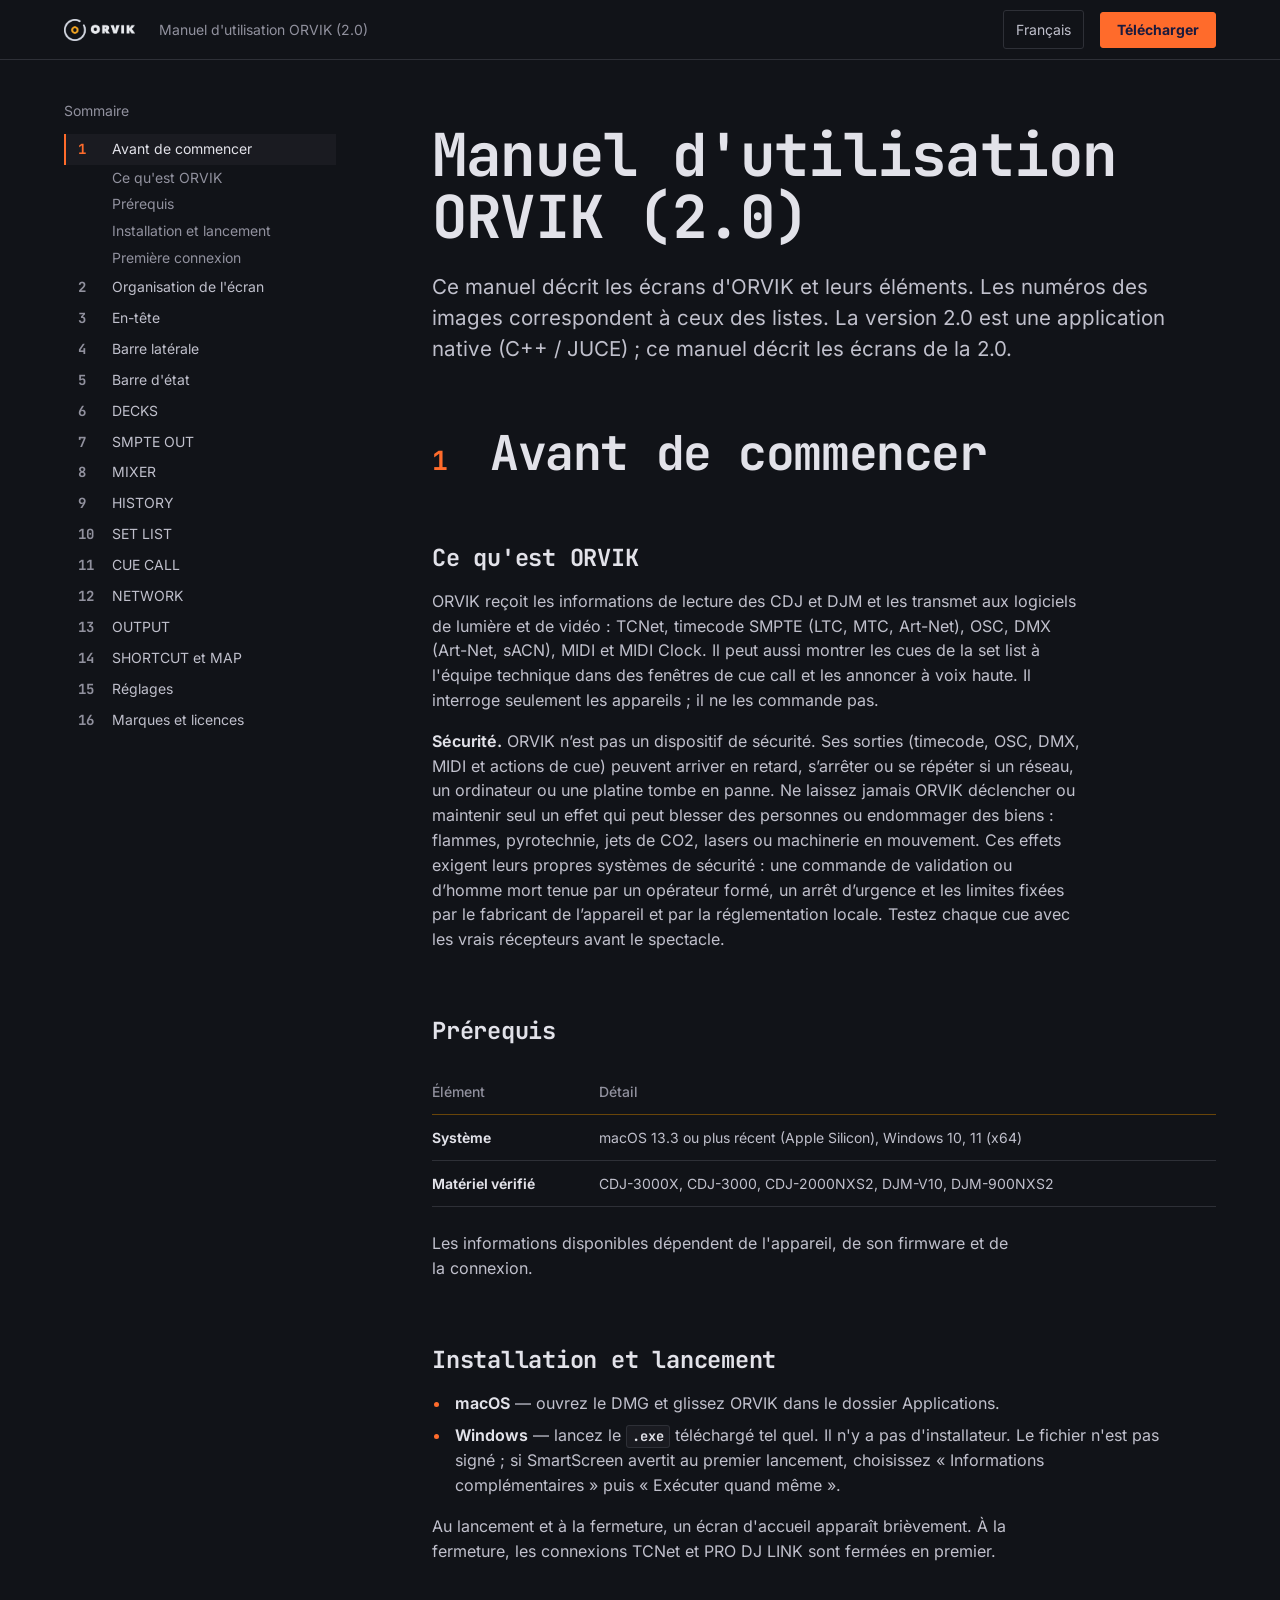
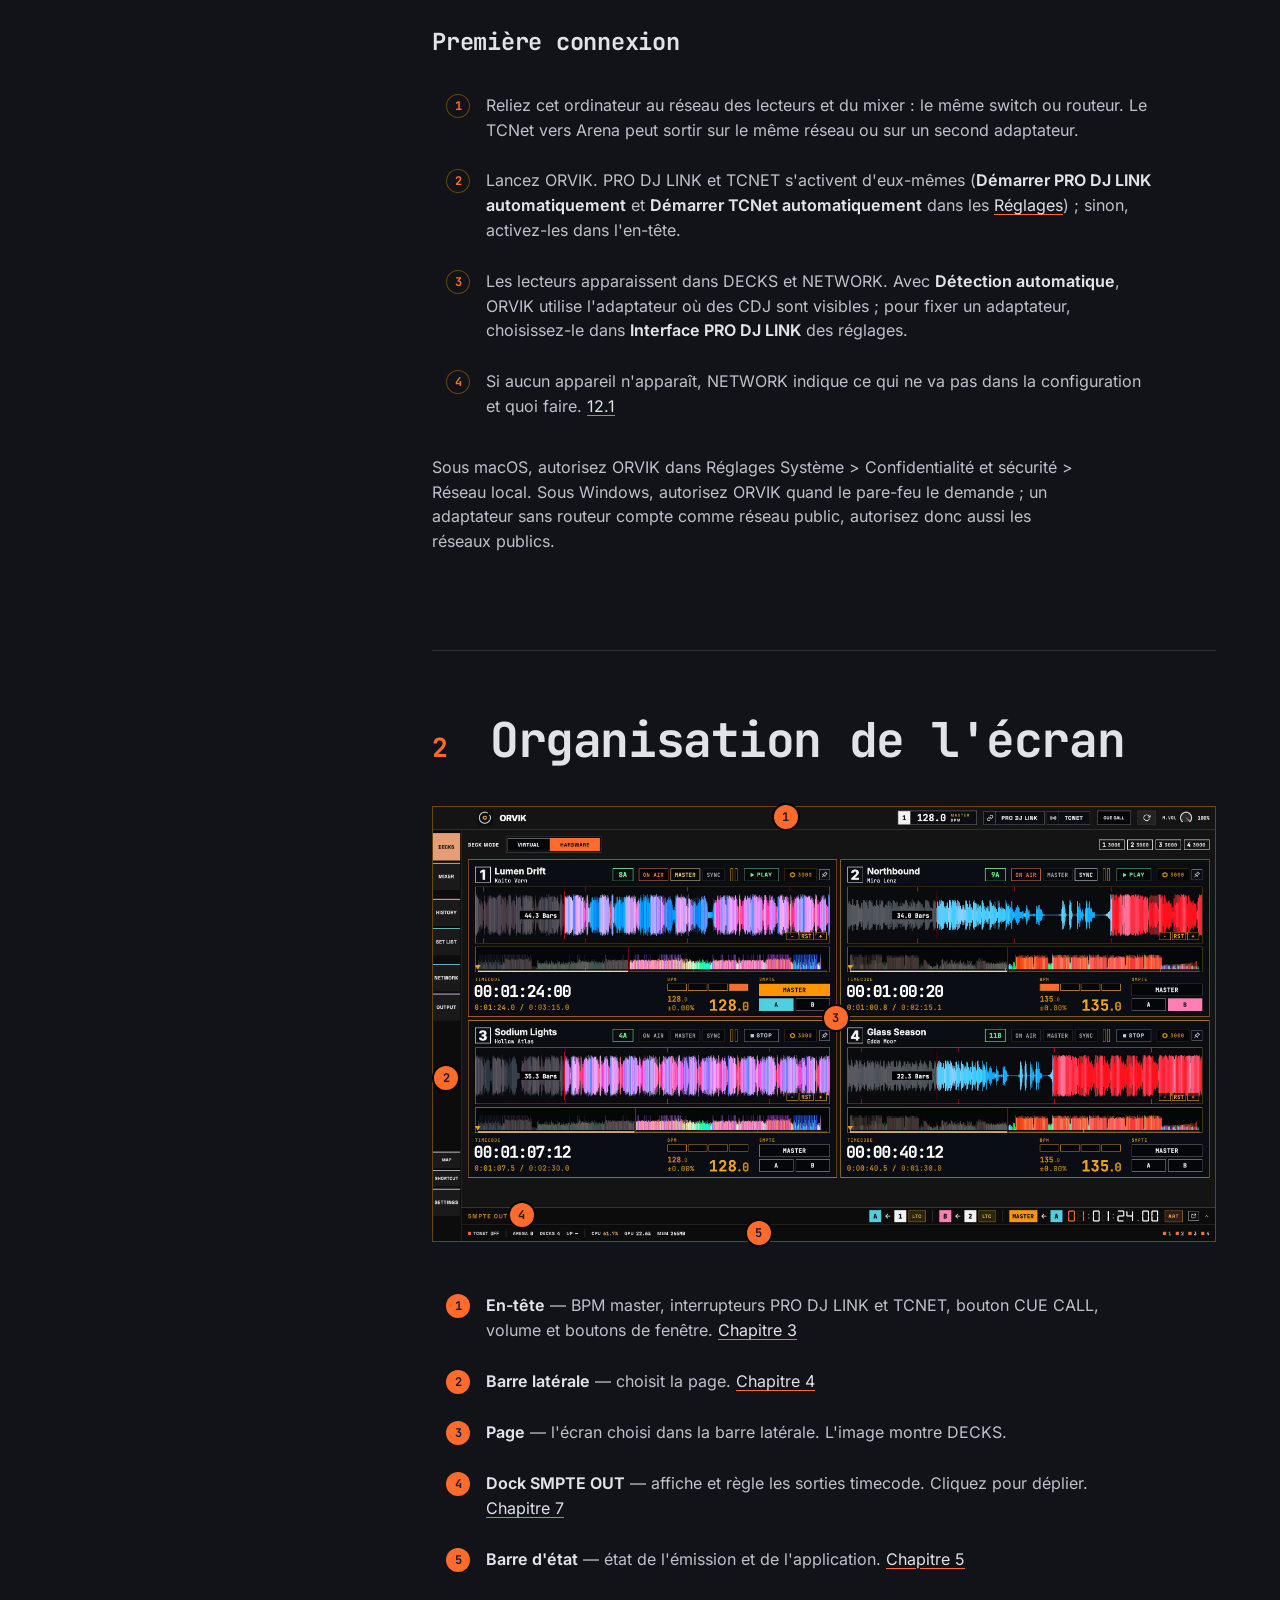
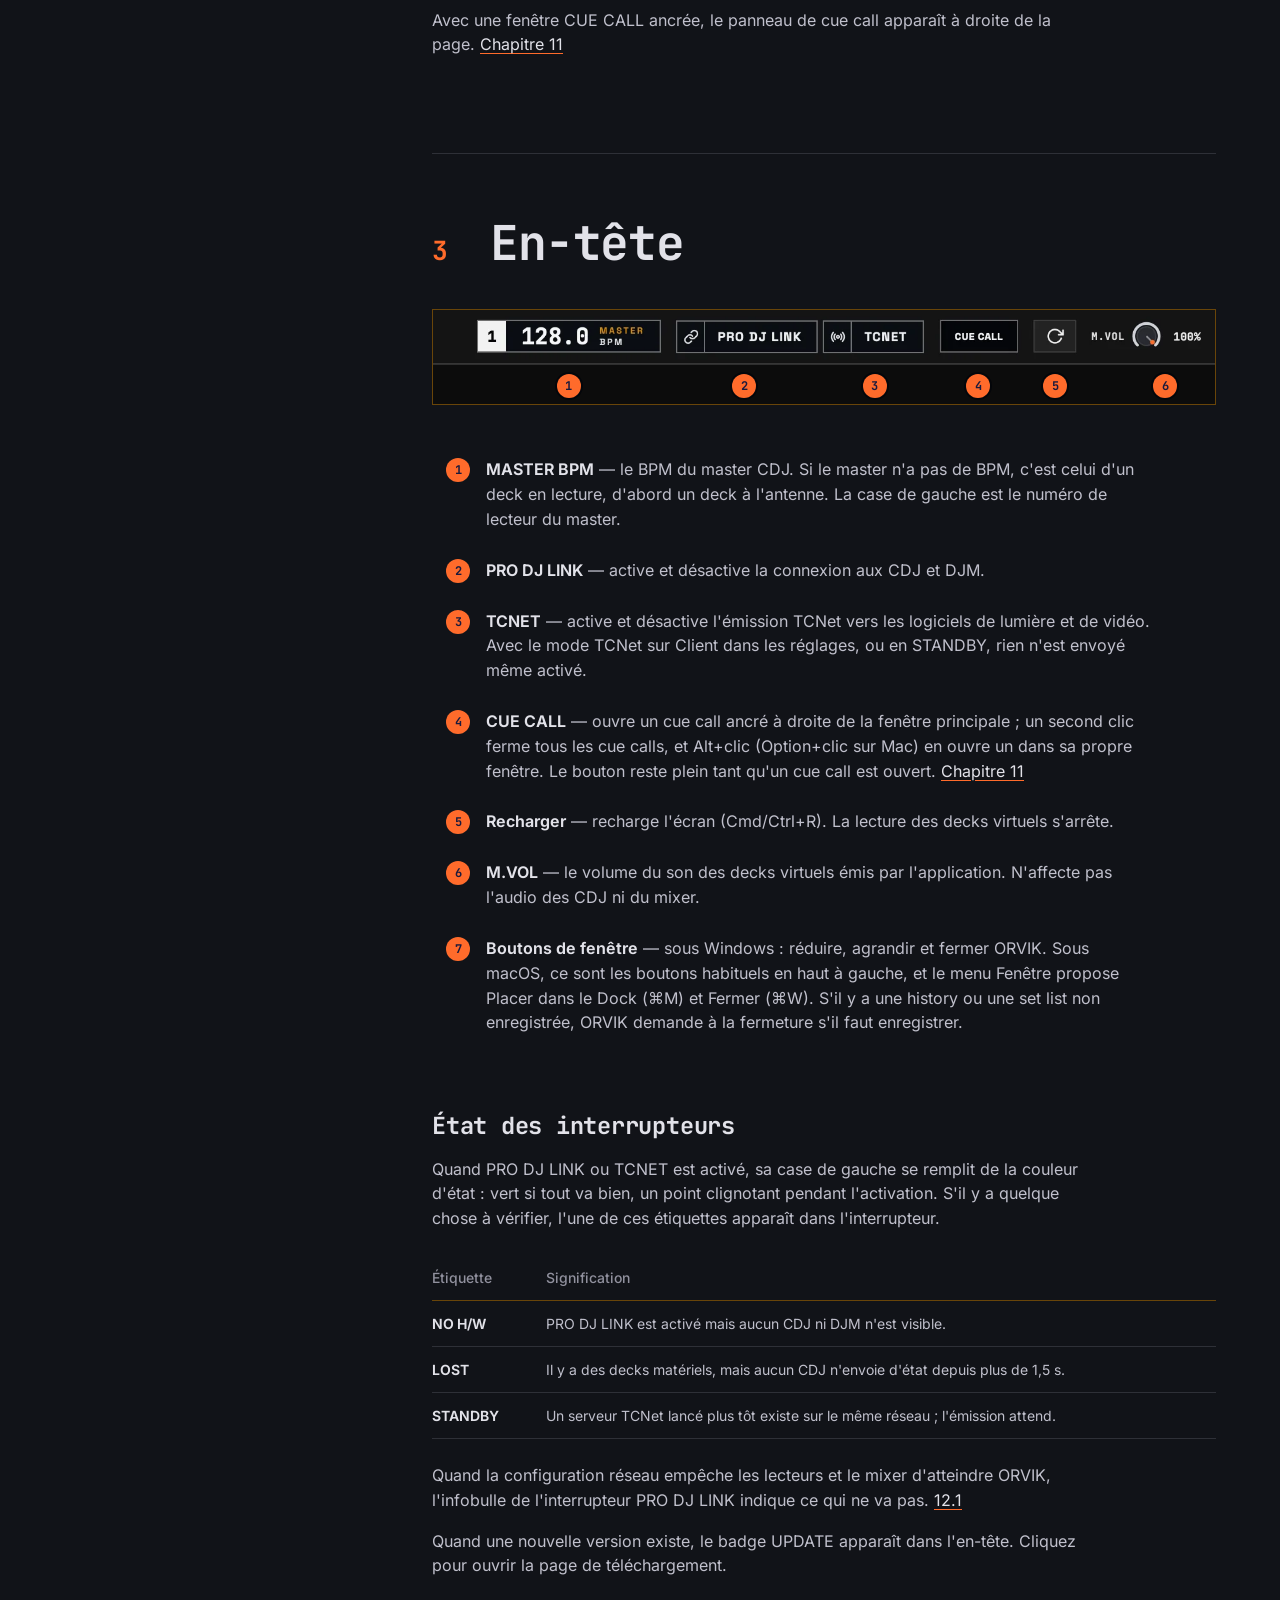
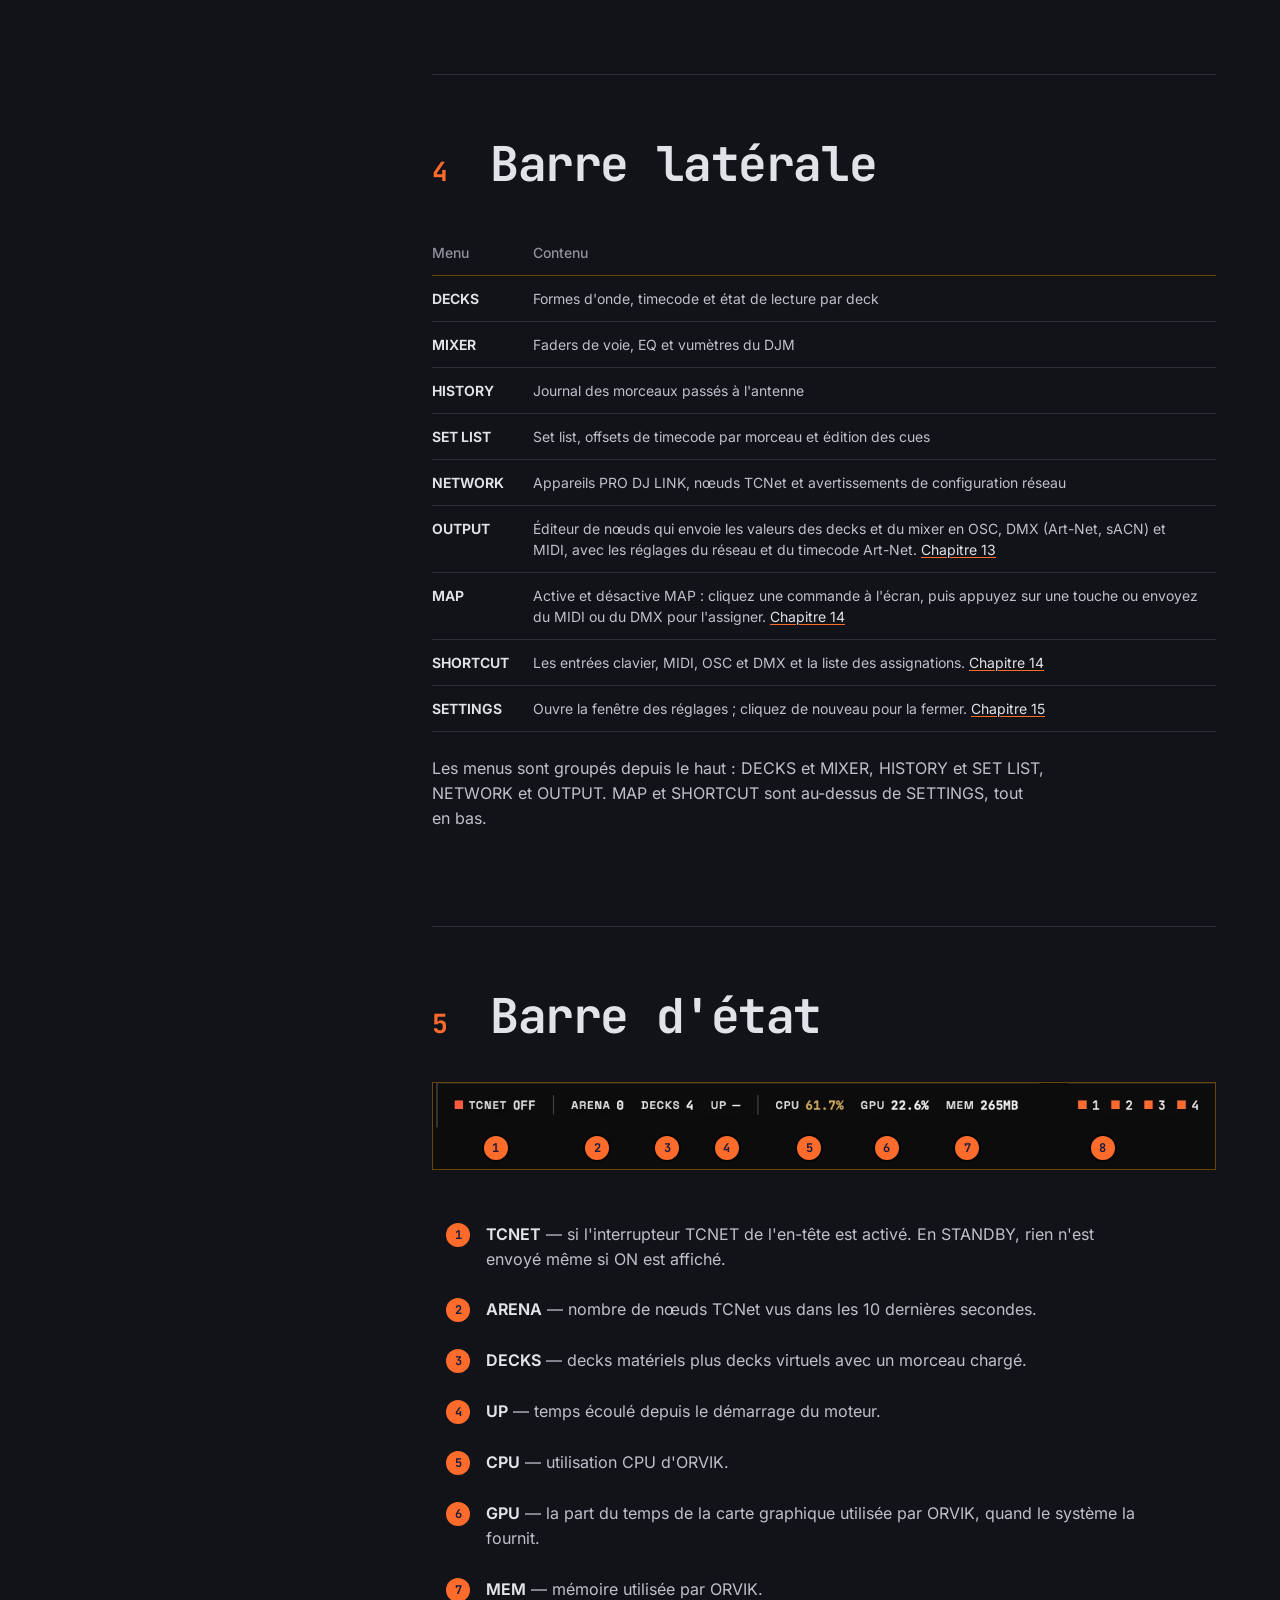
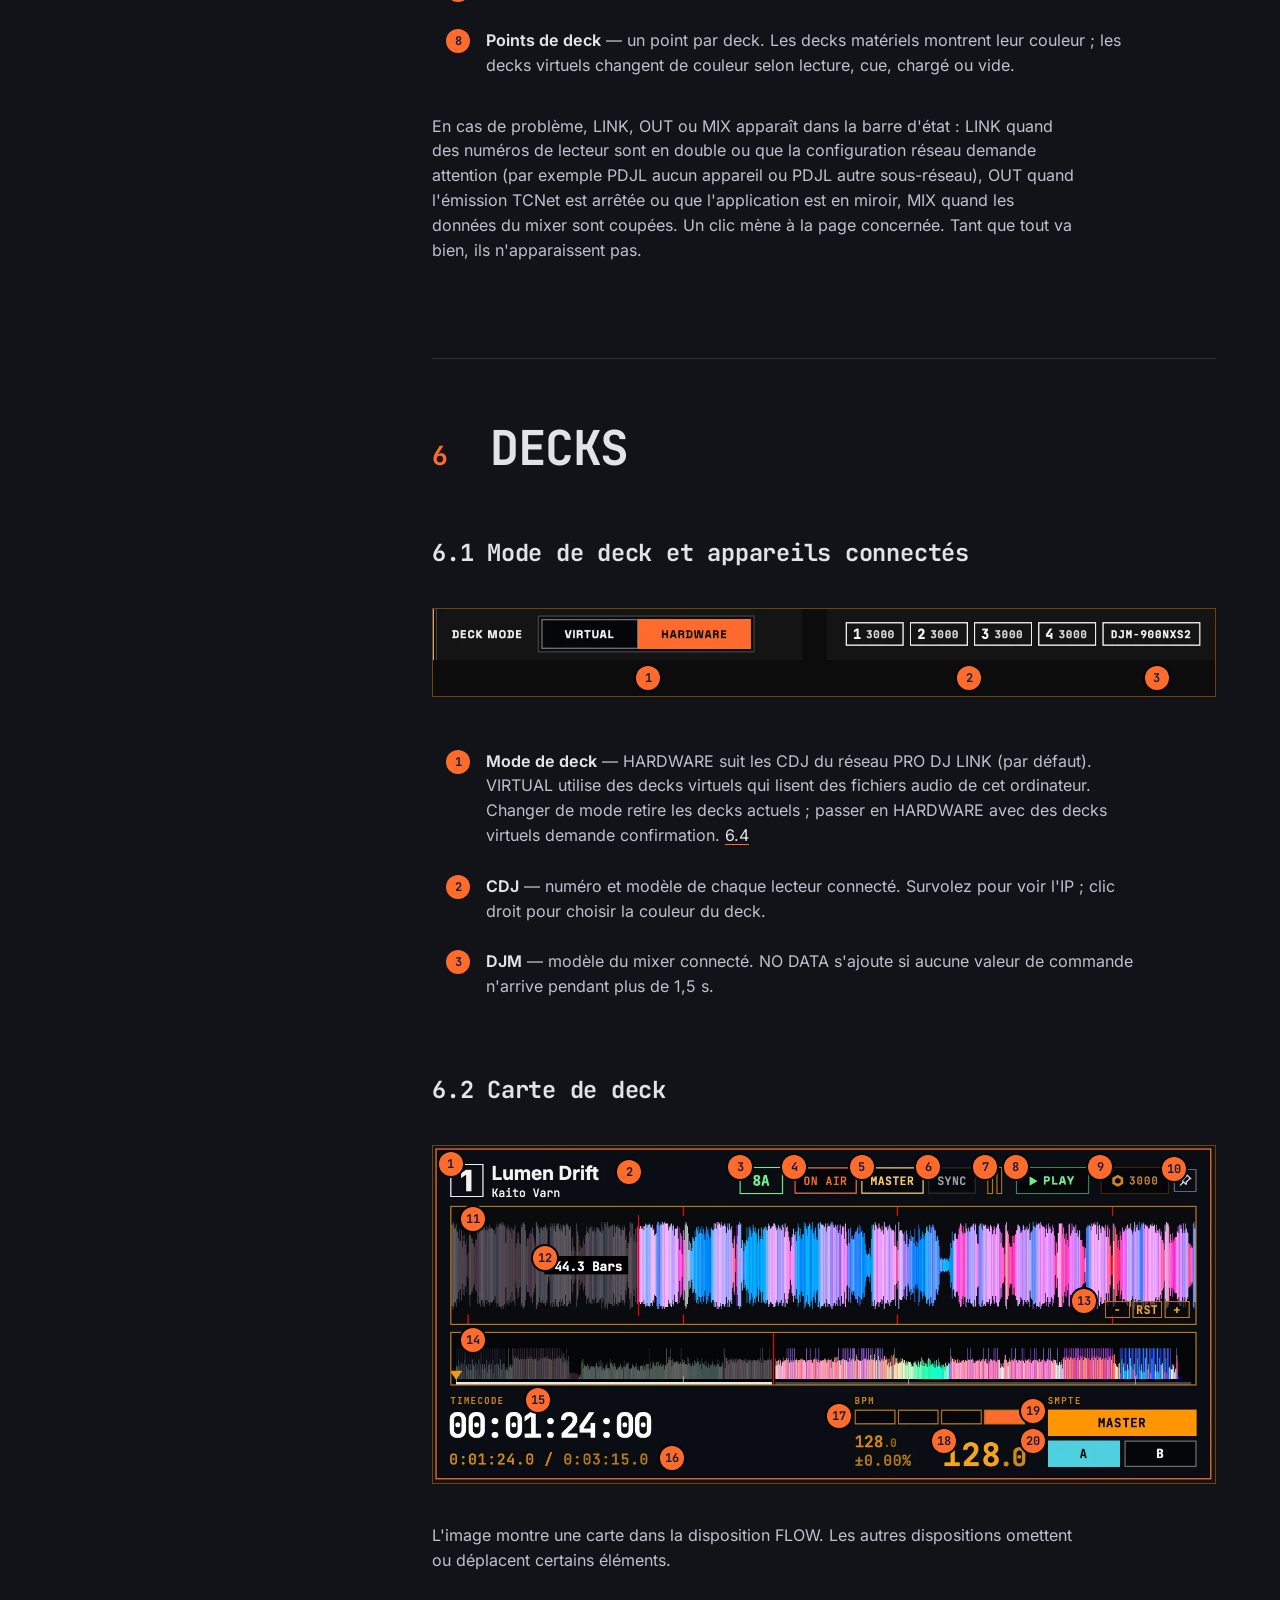
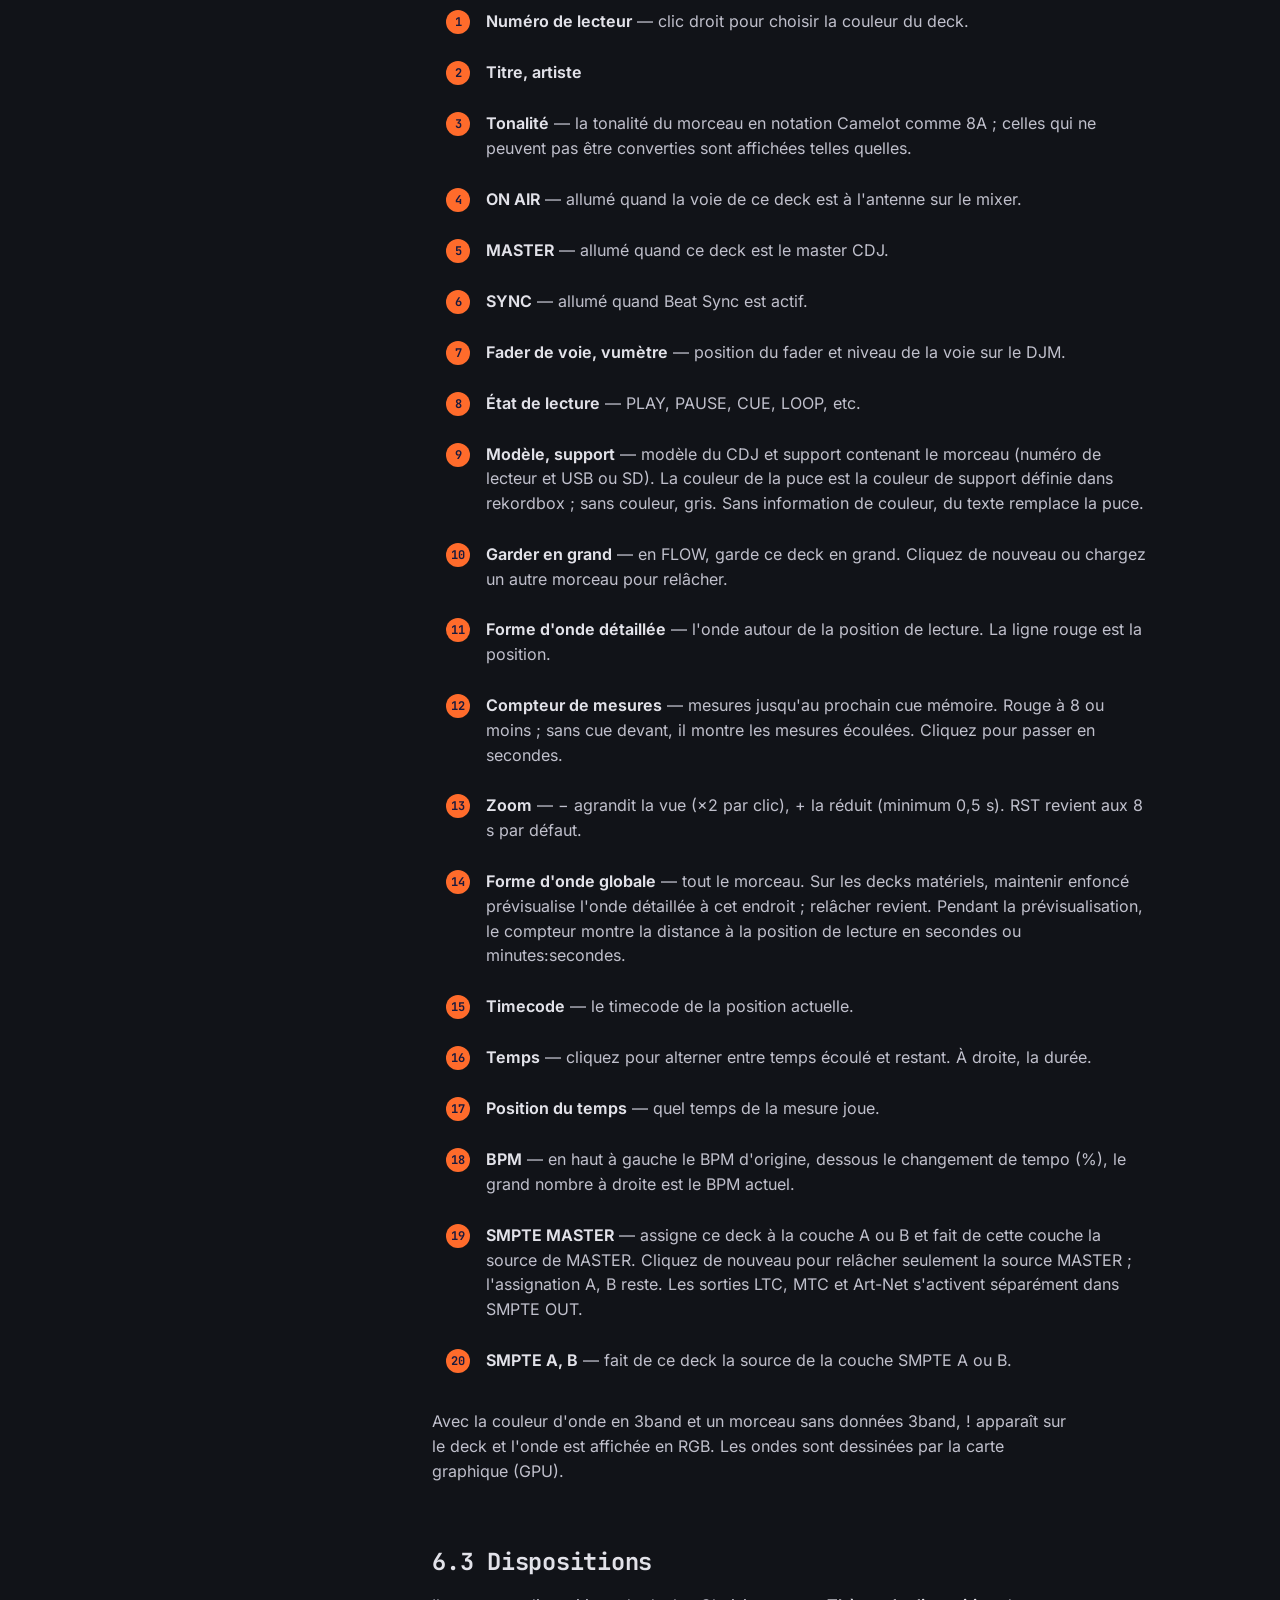
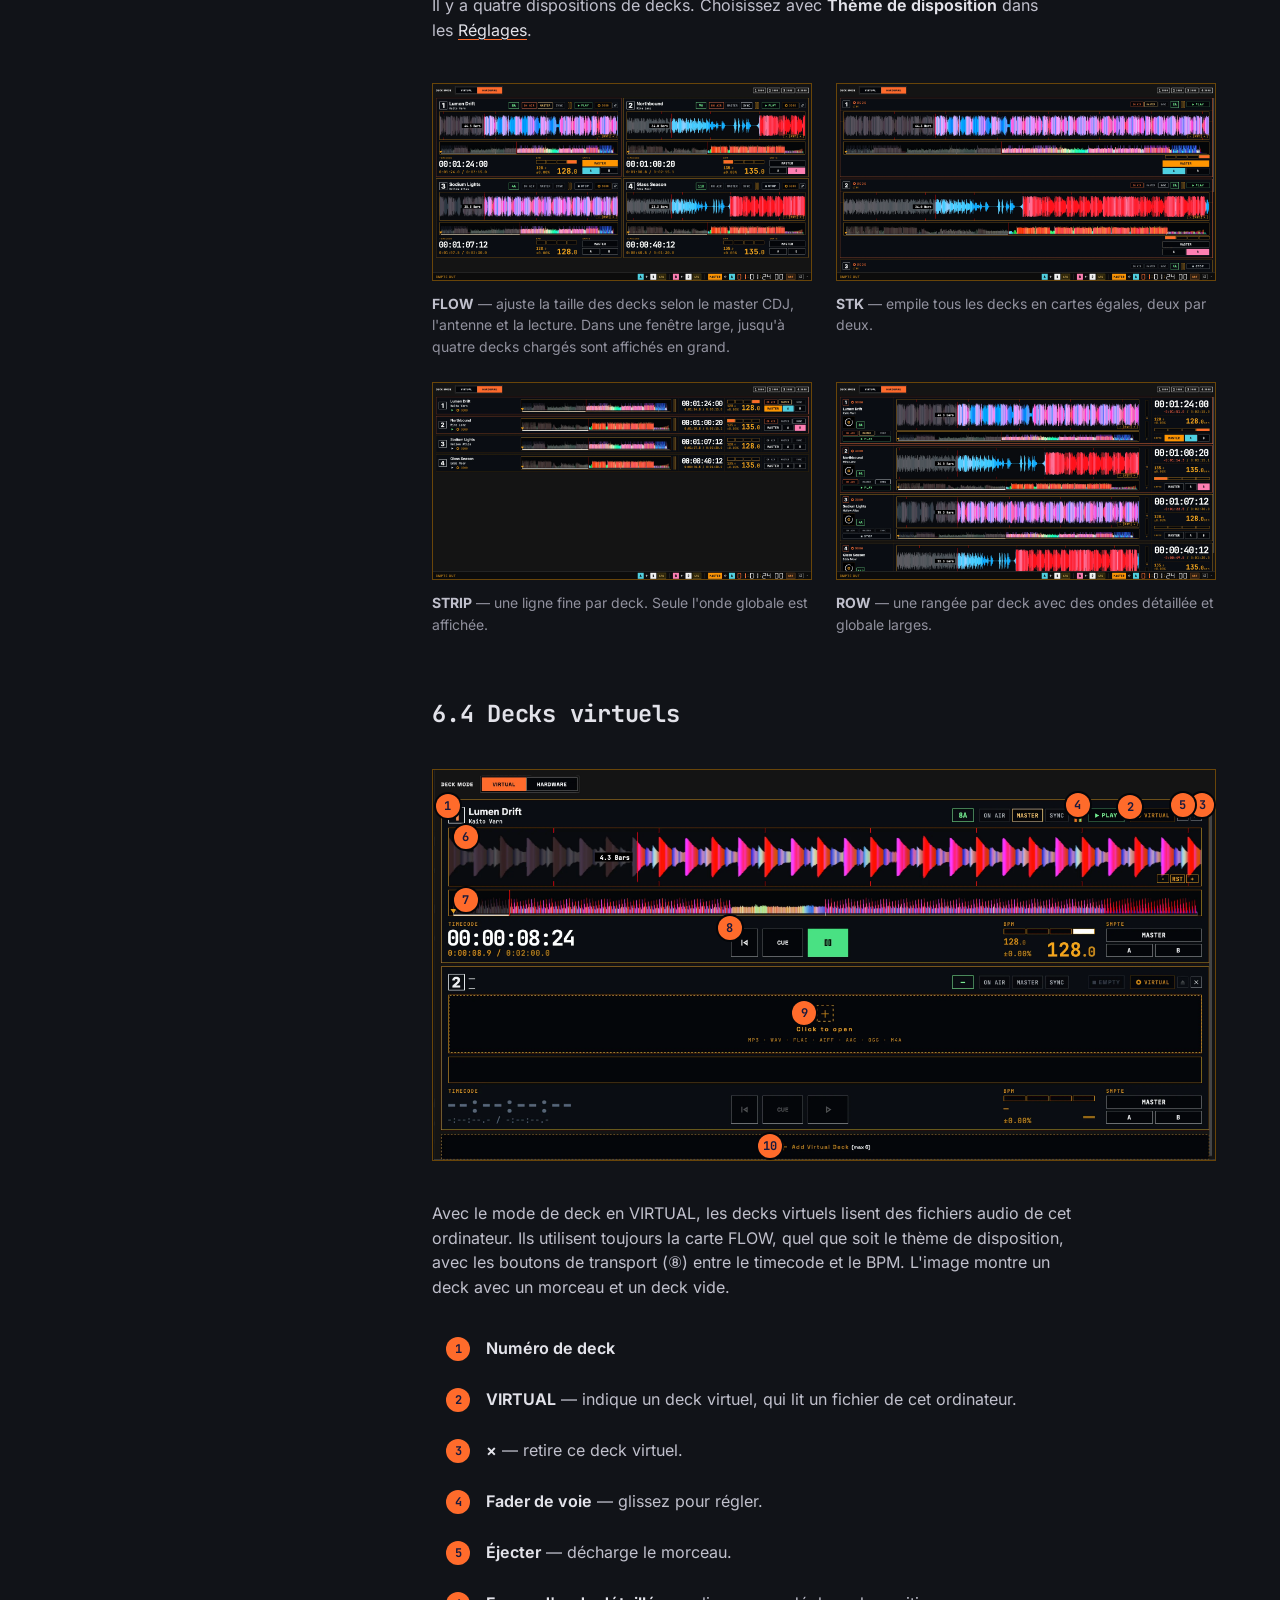
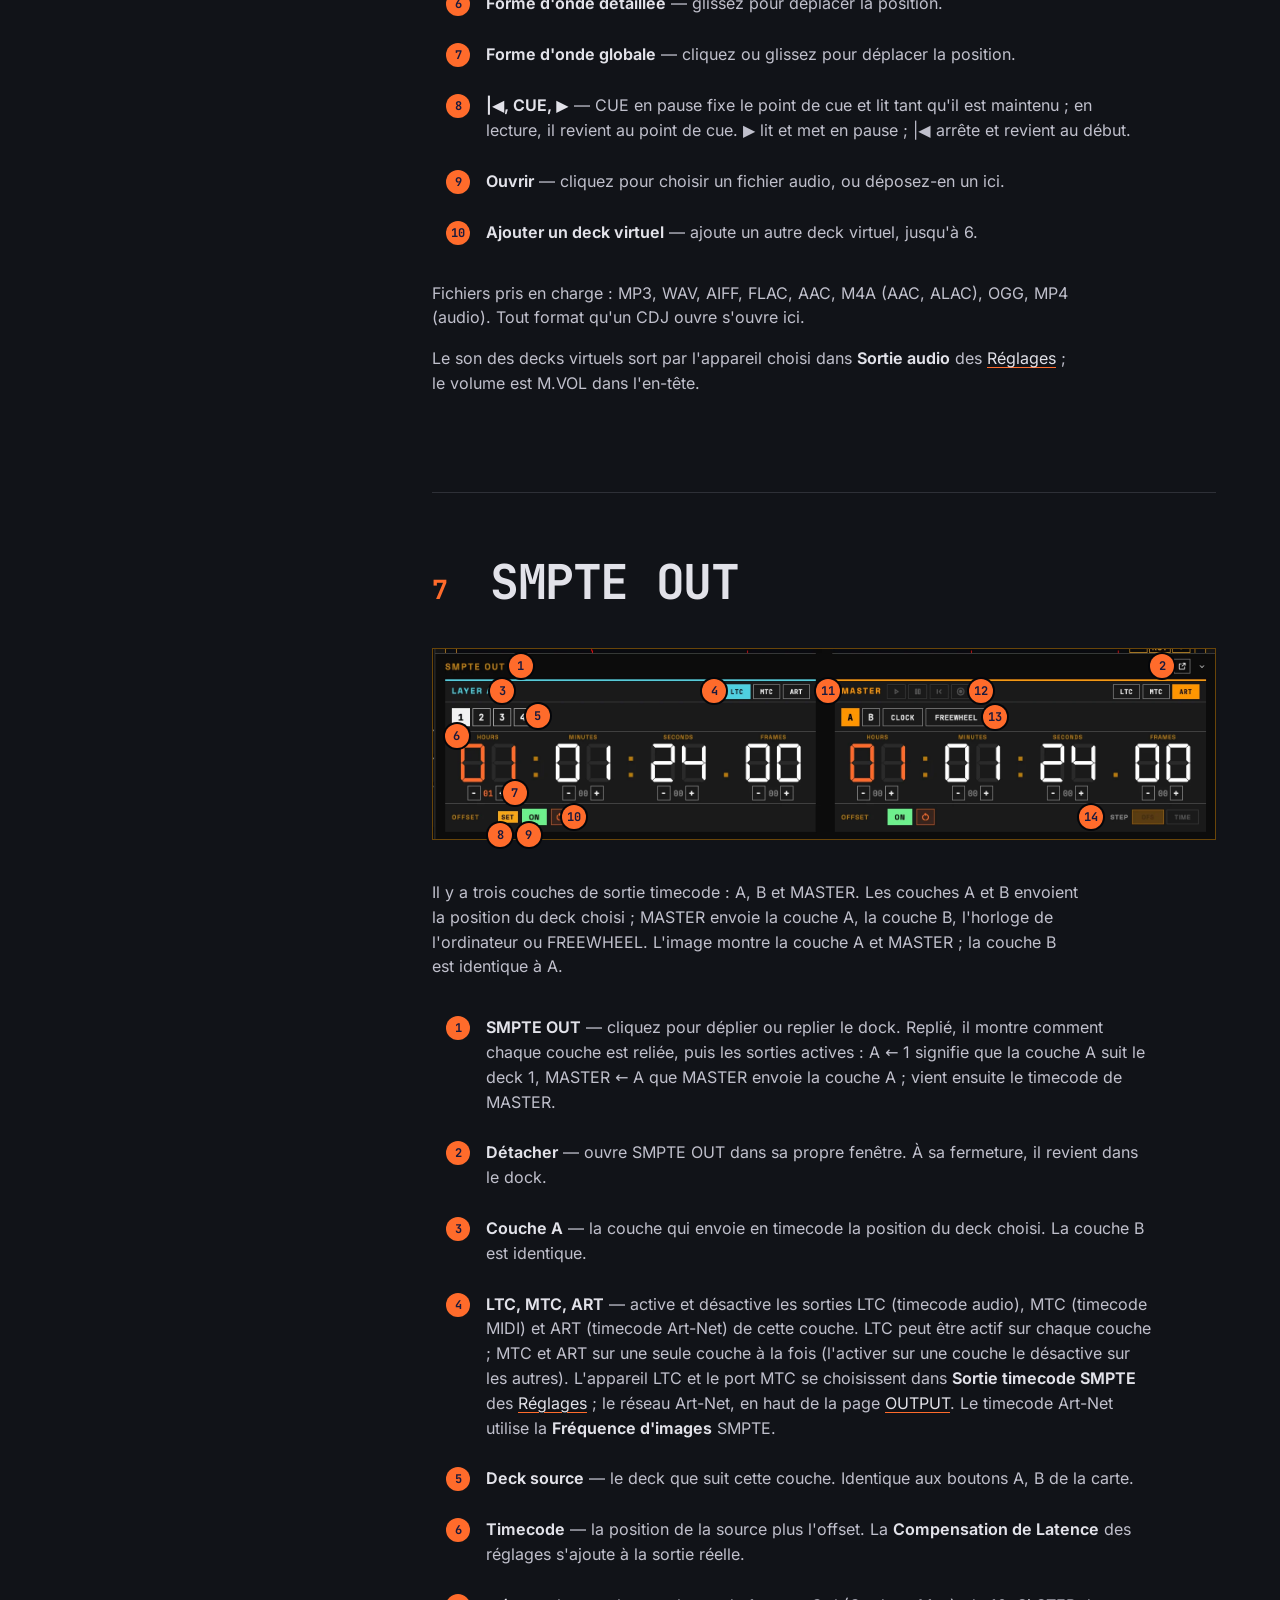
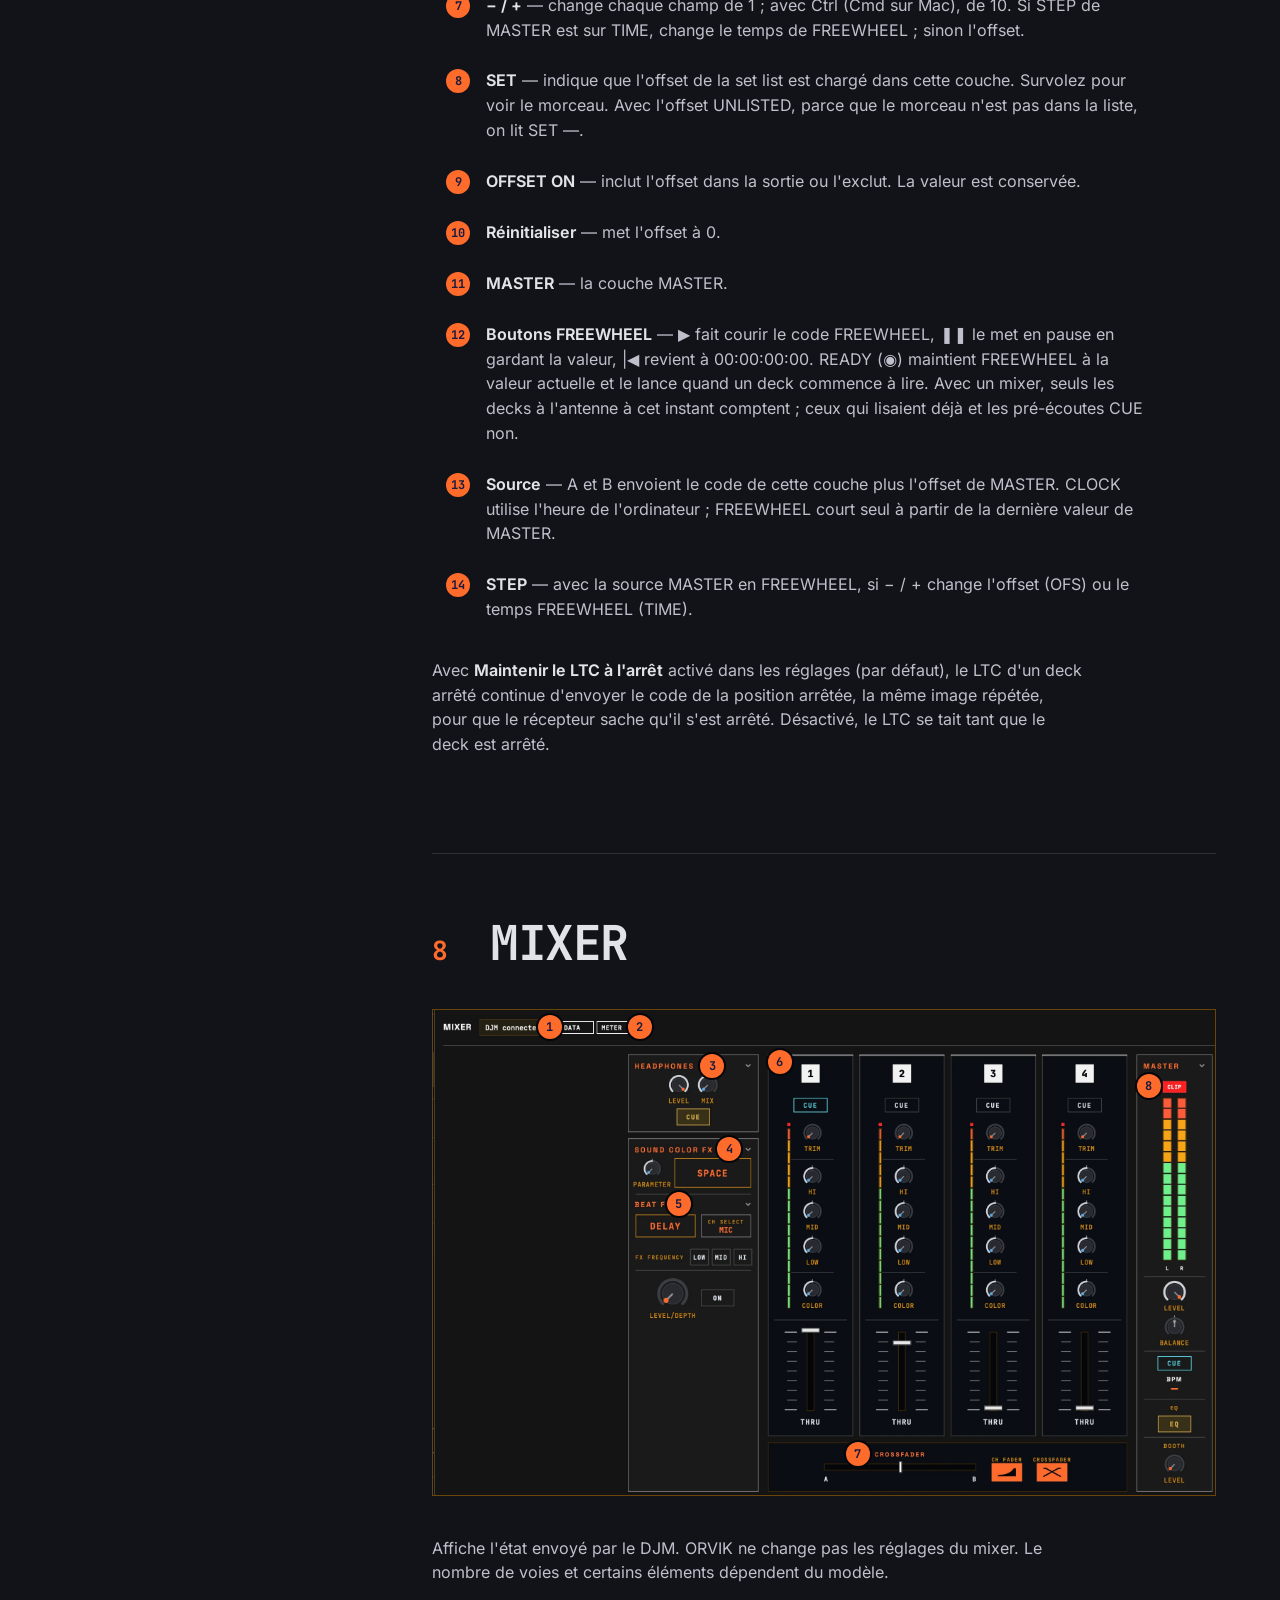
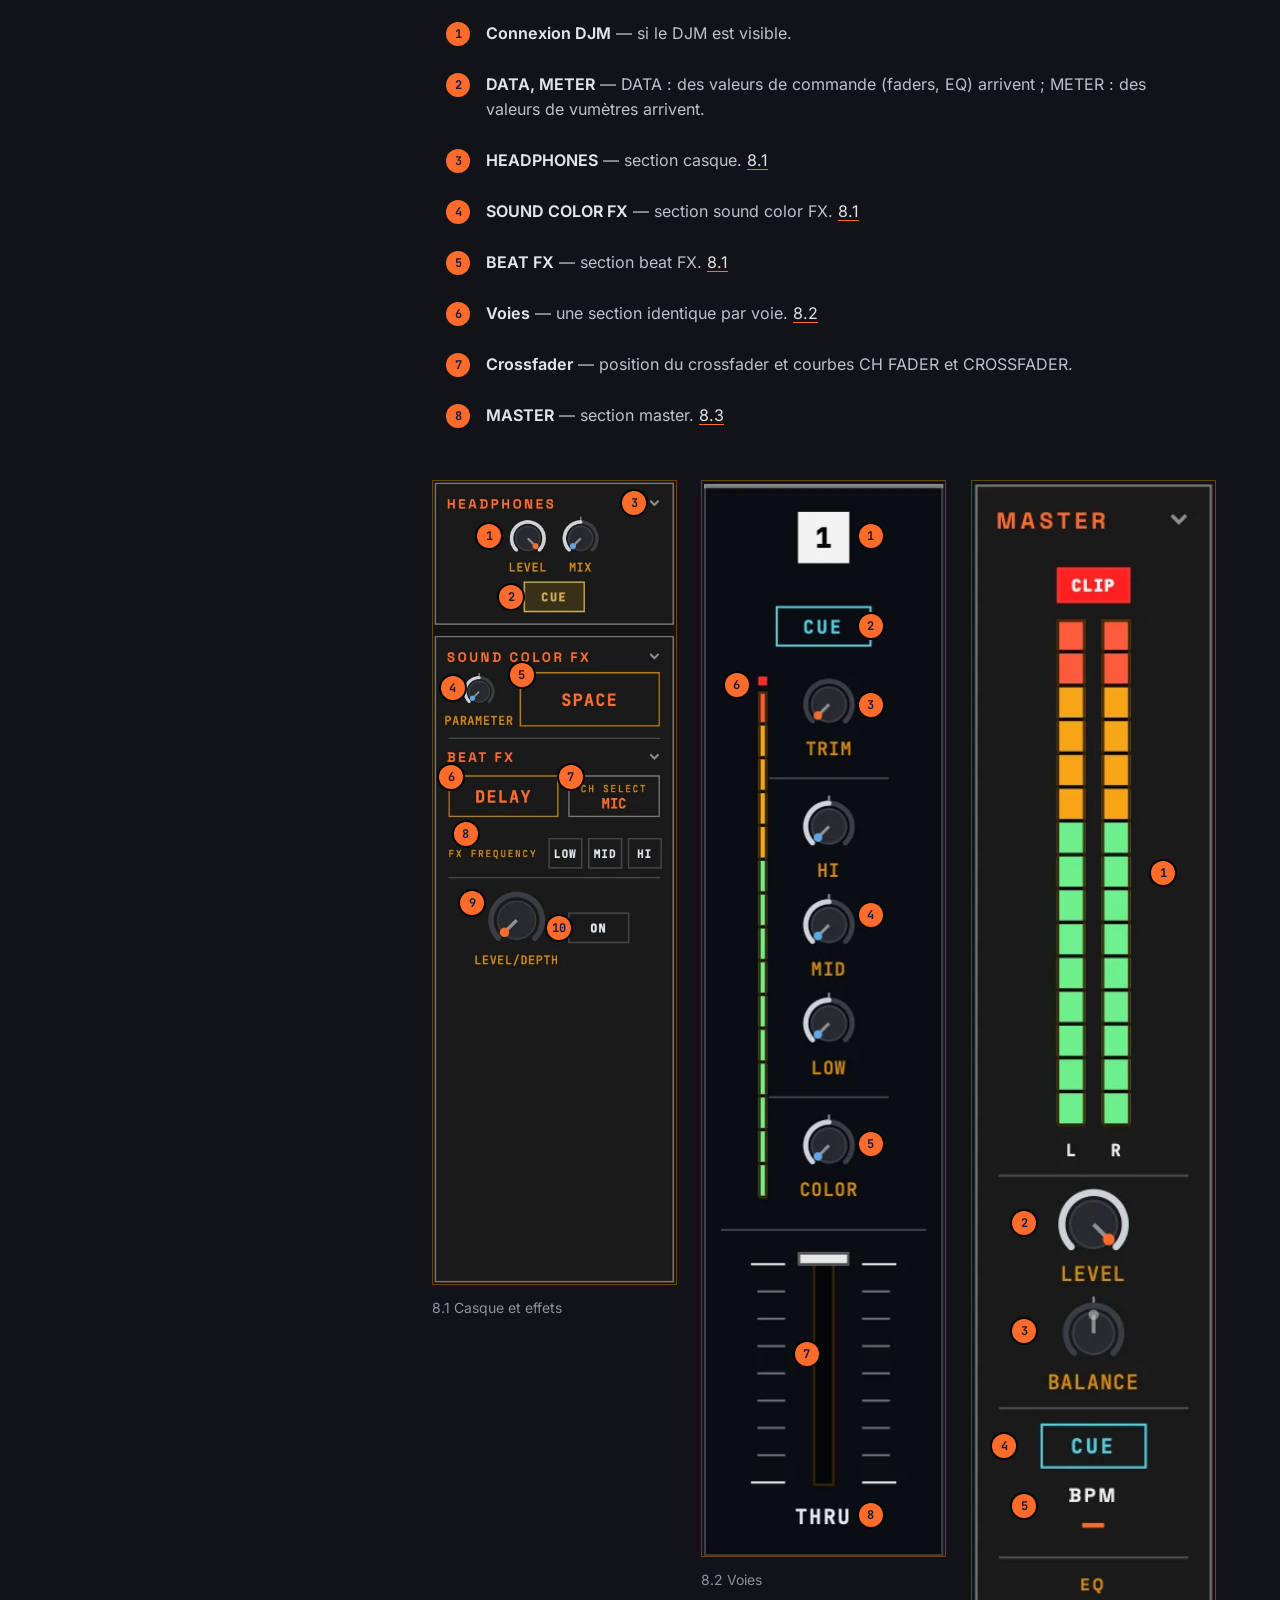
<file: docs/manual/fr/index.html>
<!doctype html>
<html lang="fr">
<head>
<meta charset="utf-8">
<meta name="viewport" content="width=device-width, initial-scale=1, viewport-fit=cover">
<title>Manuel d&#x27;utilisation ORVIK (2.0)</title>
<meta name="description" content="Ce manuel décrit les écrans d&#x27;ORVIK et leurs éléments. Les numéros des images correspondent à ceux des listes. La version 2.0 est une application native (C++ / JUCE) ; ce manuel dé">
<meta name="theme-color" content="#111318">
<link rel="icon" href="../../site/img/icon.png">
<link rel="alternate" hreflang="en" href="../../manual/">
<link rel="alternate" hreflang="ko" href="../../manual/ko/">
<link rel="alternate" hreflang="ja" href="../../manual/ja/">
<link rel="alternate" hreflang="es" href="../../manual/es/">
<link rel="alternate" hreflang="de" href="../../manual/de/">
<link rel="alternate" hreflang="fr" href="../../manual/fr/">
<link rel="alternate" hreflang="zh-TW" href="../../manual/zh-tw/">
<script src="../../site/lang.js"></script>
<link rel="preload" href="../../site/fonts/jetbrains-mono-700-latin.woff2" as="font" type="font/woff2" crossorigin>
<link rel="stylesheet" href="../../site/manual.css">
<script>document.documentElement.classList.add('js')</script>
</head>
<body>
<a class="skip" href="#manual">Aller au manuel</a>
<header class="mbar">
  <div class="mbar-row">
    <a class="mbar-home" href="../../fr/"><img src="../../site/img/wordmark-hero.png" alt="Accueil ORVIK" width="783" height="242"></a>
    <span class="mbar-title">Manuel d&#x27;utilisation ORVIK (2.0)</span>
    <nav class="mbar-links" aria-label="Langue">
      <details class="langs"><summary>Français</summary><ul><li><a href="../../manual/" hreflang="en" lang="en">English</a></li><li><a href="../../manual/ko/" hreflang="ko" lang="ko">한국어</a></li><li><a href="../../manual/ja/" hreflang="ja" lang="ja">日本語</a></li><li><a href="../../manual/es/" hreflang="es" lang="es">Español</a></li><li><a href="../../manual/de/" hreflang="de" lang="de">Deutsch</a></li><li><a href="../../manual/fr/" hreflang="fr" lang="fr" aria-current="page">Français</a></li><li><a href="../../manual/zh-tw/" hreflang="zh-TW" lang="zh-TW">繁體中文</a></li></ul></details>
      <a class="btn btn-primary btn-s" href="../../fr/#download">Télécharger</a>
    </nav>
  </div>
</header>
<div class="mshell">
  <nav class="toc" aria-label="Sommaire">
    <details class="toc-box" open><summary>Sommaire</summary>
    <ol><li><a href="#1-avant-de-commencer"><span class="t-num">1</span>Avant de commencer</a><ol><li><a href="#ce-quest-orvik">Ce qu'est ORVIK</a></li><li><a href="#prérequis">Prérequis</a></li><li><a href="#installation-et-lancement">Installation et lancement</a></li><li><a href="#première-connexion">Première connexion</a></li></ol></li><li><a href="#2-organisation-de-lécran"><span class="t-num">2</span>Organisation de l'écran</a></li><li><a href="#3-en-tête"><span class="t-num">3</span>En-tête</a><ol><li><a href="#état-des-interrupteurs">État des interrupteurs</a></li></ol></li><li><a href="#4-barre-latérale"><span class="t-num">4</span>Barre latérale</a></li><li><a href="#5-barre-détat"><span class="t-num">5</span>Barre d'état</a></li><li><a href="#6-decks"><span class="t-num">6</span>DECKS</a><ol><li><a href="#61-mode-de-deck-et-appareils-connectés">6.1 Mode de deck et appareils connectés</a></li><li><a href="#62-carte-de-deck">6.2 Carte de deck</a></li><li><a href="#63-dispositions">6.3 Dispositions</a></li><li><a href="#64-decks-virtuels">6.4 Decks virtuels</a></li></ol></li><li><a href="#7-smpte-out"><span class="t-num">7</span>SMPTE OUT</a></li><li><a href="#8-mixer"><span class="t-num">8</span>MIXER</a><ol><li><a href="#81-casque-et-effets">8.1 Casque et effets</a></li><li><a href="#82-voies">8.2 Voies</a></li><li><a href="#83-master">8.3 MASTER</a></li></ol></li><li><a href="#9-history"><span class="t-num">9</span>HISTORY</a><ol><li><a href="#historique-de-sauvegarde-auto">Historique de sauvegarde auto</a></li></ol></li><li><a href="#10-set-list"><span class="t-num">10</span>SET LIST</a><ol><li><a href="#101-édition-des-cues">10.1 Édition des cues</a></li></ol></li><li><a href="#11-cue-call"><span class="t-num">11</span>CUE CALL</a><ol><li><a href="#ouverture-et-ancrage">Ouverture et ancrage</a></li><li><a href="#deck-suivi">Deck suivi</a></li><li><a href="#en-tête">En-tête</a></li><li><a href="#thèmes">Thèmes</a></li><li><a href="#temps-restant">Temps restant</a></li><li><a href="#fenêtre-de-réglages-lengrenage">Fenêtre de réglages (l'engrenage)</a></li><li><a href="#annonces-vocales">Annonces vocales</a></li><li><a href="#page-web">Page web</a></li></ol></li><li><a href="#12-network"><span class="t-num">12</span>NETWORK</a><ol><li><a href="#121-avertissements-de-configuration">12.1 Avertissements de configuration</a></li></ol></li><li><a href="#13-output"><span class="t-num">13</span>OUTPUT</a><ol><li><a href="#partie-haute">Partie haute</a></li><li><a href="#liste-de-gauche">Liste de gauche</a></li><li><a href="#canevas-et-réglages-de-droite">Canevas et réglages de droite</a></li><li><a href="#noms-de-valeur-et-ce-quils-envoient">Noms de valeur et ce qu'ils envoient</a></li><li><a href="#format-horaire">Format horaire</a></li></ol></li><li><a href="#14-shortcut-et-map"><span class="t-num">14</span>SHORTCUT et MAP</a><ol><li><a href="#page-shortcut">Page SHORTCUT</a></li><li><a href="#map">MAP</a></li><li><a href="#touches-toujours-actives">Touches toujours actives</a></li></ol></li><li><a href="#15-réglages"><span class="t-num">15</span>Réglages</a><ol><li><a href="#langue">Langue</a></li><li><a href="#disposition-des-decks">Disposition des decks</a></li><li><a href="#forme-donde">Forme d'onde</a></li><li><a href="#pro-dj-link">PRO DJ LINK</a></li><li><a href="#tcnet">TCNet</a></li><li><a href="#mode-miroir">Mode miroir</a></li><li><a href="#visualiseur-web">Visualiseur web</a></li><li><a href="#sortie-audio">Sortie audio</a></li><li><a href="#sortie-timecode-smpte">Sortie timecode SMPTE</a></li><li><a href="#sortie-sacn">Sortie sACN</a></li><li><a href="#sortie-midi-clock">Sortie MIDI Clock</a></li><li><a href="#bibliothèque-de-morceaux">Bibliothèque de morceaux</a></li><li><a href="#fichier-de-réglages">Fichier de réglages</a></li><li><a href="#info">Info</a></li></ol></li><li><a href="#16-marques-et-licences"><span class="t-num">16</span>Marques et licences</a></li></ol>
    </details>
  </nav>
  <main id="manual" class="manual">
    <h1 class="m-title">Manuel d&#x27;utilisation ORVIK (2.0)</h1>
    <p class="m-intro">Ce manuel décrit les écrans d'ORVIK et leurs éléments. Les numéros des images correspondent à ceux des listes. La version 2.0 est une application native (C++ / JUCE) ; ce manuel décrit les écrans de la 2.0.</p>
    <section class="chapter" aria-labelledby="1-avant-de-commencer">
<h2 id="1-avant-de-commencer"><span class="ch-num">1</span><span class="ch-name">Avant de commencer</span></h2>
<h3 id="ce-quest-orvik">Ce qu'est ORVIK</h3>
<p>ORVIK reçoit les informations de lecture des CDJ et DJM et les transmet aux logiciels de lumière et de vidéo : TCNet, timecode SMPTE (LTC, MTC, Art-Net), OSC, DMX (Art-Net, sACN), MIDI et MIDI Clock. Il peut aussi montrer les cues de la set list à l'équipe technique dans des fenêtres de cue call et les annoncer à voix haute. Il interroge seulement les appareils ; il ne les commande pas.</p>
<p><strong>Sécurité.</strong> ORVIK n’est pas un dispositif de sécurité. Ses sorties (timecode, OSC, DMX, MIDI et actions de cue) peuvent arriver en retard, s’arrêter ou se répéter si un réseau, un ordinateur ou une platine tombe en panne. Ne laissez jamais ORVIK déclencher ou maintenir seul un effet qui peut blesser des personnes ou endommager des biens : flammes, pyrotechnie, jets de CO2, lasers ou machinerie en mouvement. Ces effets exigent leurs propres systèmes de sécurité : une commande de validation ou d’homme mort tenue par un opérateur formé, un arrêt d’urgence et les limites fixées par le fabricant de l’appareil et par la réglementation locale. Testez chaque cue avec les vrais récepteurs avant le spectacle.</p>
<h3 id="prérequis">Prérequis</h3>
<div class="tbl"><table><thead><tr><th scope="col">Élément</th><th scope="col">Détail</th></tr></thead><tbody><tr><th scope="row">Système</th><td>macOS 13.3 ou plus récent (Apple Silicon), Windows 10, 11 (x64)</td></tr><tr><th scope="row">Matériel vérifié</th><td>CDJ-3000X, CDJ-3000, CDJ-2000NXS2, DJM-V10, DJM-900NXS2</td></tr></tbody></table></div>
<p>Les informations disponibles dépendent de l'appareil, de son firmware et de la connexion.</p>
<h3 id="installation-et-lancement">Installation et lancement</h3>
<ul class="bul"><li><strong>macOS</strong> — ouvrez le DMG et glissez ORVIK dans le dossier Applications.</li><li><strong>Windows</strong> — lancez le <code>.exe</code> téléchargé tel quel. Il n'y a pas d'installateur. Le fichier n'est pas signé ; si SmartScreen avertit au premier lancement, choisissez « Informations complémentaires » puis « Exécuter quand même ».</li></ul>
<p>Au lancement et à la fermeture, un écran d'accueil apparaît brièvement. À la fermeture, les connexions TCNet et PRO DJ LINK sont fermées en premier.</p>
<h3 id="première-connexion">Première connexion</h3>
<ol class="legend"><li data-n="1"><span class="badge" aria-hidden="true">1</span><div class="li-body">Reliez cet ordinateur au réseau des lecteurs et du mixer : le même switch ou routeur. Le TCNet vers Arena peut sortir sur le même réseau ou sur un second adaptateur.</div></li><li data-n="2"><span class="badge" aria-hidden="true">2</span><div class="li-body">Lancez ORVIK. PRO DJ LINK et TCNET s'activent d'eux-mêmes (<strong>Démarrer PRO DJ LINK automatiquement</strong> et <strong>Démarrer TCNet automatiquement</strong> dans les <a href="#15-réglages">Réglages</a>) ; sinon, activez-les dans l'en-tête.</div></li><li data-n="3"><span class="badge" aria-hidden="true">3</span><div class="li-body">Les lecteurs apparaissent dans DECKS et NETWORK. Avec <strong>Détection automatique</strong>, ORVIK utilise l'adaptateur où des CDJ sont visibles ; pour fixer un adaptateur, choisissez-le dans <strong>Interface PRO DJ LINK</strong> des réglages.</div></li><li data-n="4"><span class="badge" aria-hidden="true">4</span><div class="li-body">Si aucun appareil n'apparaît, NETWORK indique ce qui ne va pas dans la configuration et quoi faire. <a href="#121-avertissements-de-configuration">12.1</a></div></li></ol>
<p>Sous macOS, autorisez ORVIK dans Réglages Système &gt; Confidentialité et sécurité &gt; Réseau local. Sous Windows, autorisez ORVIK quand le pare-feu le demande ; un adaptateur sans routeur compte comme réseau public, autorisez donc aussi les réseaux publics.</p>
</section>
<section class="chapter" aria-labelledby="2-organisation-de-lécran">
<h2 id="2-organisation-de-lécran"><span class="ch-num">2</span><span class="ch-name">Organisation de l'écran</span></h2>
<figure class="fig has-marks" data-fig="01-overview"><div class="fig-frame"><img src="../img/01-overview.webp" alt="Organisation de l&#x27;écran" width="1440" height="800" loading="lazy" decoding="async"><span class="mk" data-n="1" style="left:45.139%;top:2.625%" aria-hidden="true">1</span><span class="mk" data-n="2" style="left:1.806%;top:62.500%" aria-hidden="true">2</span><span class="mk" data-n="3" style="left:51.528%;top:48.750%" aria-hidden="true">3</span><span class="mk" data-n="4" style="left:11.458%;top:94.000%" aria-hidden="true">4</span><span class="mk" data-n="5" style="left:41.667%;top:98.000%" aria-hidden="true">5</span></div></figure>
<ol class="legend" data-legend="01-overview"><li data-n="1"><span class="badge" aria-hidden="true">1</span><div class="li-body"><strong>En-tête</strong> — BPM master, interrupteurs PRO DJ LINK et TCNET, bouton CUE CALL, volume et boutons de fenêtre. <a href="#3-en-tête">Chapitre 3</a></div></li><li data-n="2"><span class="badge" aria-hidden="true">2</span><div class="li-body"><strong>Barre latérale</strong> — choisit la page. <a href="#4-barre-latérale">Chapitre 4</a></div></li><li data-n="3"><span class="badge" aria-hidden="true">3</span><div class="li-body"><strong>Page</strong> — l'écran choisi dans la barre latérale. L'image montre DECKS.</div></li><li data-n="4"><span class="badge" aria-hidden="true">4</span><div class="li-body"><strong>Dock SMPTE OUT</strong> — affiche et règle les sorties timecode. Cliquez pour déplier. <a href="#7-smpte-out">Chapitre 7</a></div></li><li data-n="5"><span class="badge" aria-hidden="true">5</span><div class="li-body"><strong>Barre d'état</strong> — état de l'émission et de l'application. <a href="#5-barre-détat">Chapitre 5</a></div></li></ol>
<p>Avec une fenêtre CUE CALL ancrée, le panneau de cue call apparaît à droite de la page. <a href="#11-cue-call">Chapitre 11</a></p>
</section>
<section class="chapter" aria-labelledby="3-en-tête">
<h2 id="3-en-tête"><span class="ch-num">3</span><span class="ch-name">En-tête</span></h2>
<figure class="fig has-marks" data-fig="02-header"><div class="fig-frame"><img src="../img/02-header.webp" alt="En-tête" width="620" height="76" loading="lazy" decoding="async"><span class="mk" data-n="1" style="left:17.419%;top:80.263%" aria-hidden="true">1</span><span class="mk" data-n="2" style="left:39.839%;top:80.263%" aria-hidden="true">2</span><span class="mk" data-n="3" style="left:56.452%;top:80.263%" aria-hidden="true">3</span><span class="mk" data-n="4" style="left:69.677%;top:80.263%" aria-hidden="true">4</span><span class="mk" data-n="5" style="left:79.516%;top:80.263%" aria-hidden="true">5</span><span class="mk" data-n="6" style="left:93.548%;top:80.263%" aria-hidden="true">6</span></div></figure>
<ol class="legend" data-legend="02-header"><li data-n="1"><span class="badge" aria-hidden="true">1</span><div class="li-body"><strong>MASTER BPM</strong> — le BPM du master CDJ. Si le master n'a pas de BPM, c'est celui d'un deck en lecture, d'abord un deck à l'antenne. La case de gauche est le numéro de lecteur du master.</div></li><li data-n="2"><span class="badge" aria-hidden="true">2</span><div class="li-body"><strong>PRO DJ LINK</strong> — active et désactive la connexion aux CDJ et DJM.</div></li><li data-n="3"><span class="badge" aria-hidden="true">3</span><div class="li-body"><strong>TCNET</strong> — active et désactive l'émission TCNet vers les logiciels de lumière et de vidéo. Avec le mode TCNet sur Client dans les réglages, ou en STANDBY, rien n'est envoyé même activé.</div></li><li data-n="4"><span class="badge" aria-hidden="true">4</span><div class="li-body"><strong>CUE CALL</strong> — ouvre un cue call ancré à droite de la fenêtre principale ; un second clic ferme tous les cue calls, et Alt+clic (Option+clic sur Mac) en ouvre un dans sa propre fenêtre. Le bouton reste plein tant qu'un cue call est ouvert. <a href="#11-cue-call">Chapitre 11</a></div></li><li data-n="5"><span class="badge" aria-hidden="true">5</span><div class="li-body"><strong>Recharger</strong> — recharge l'écran (Cmd/Ctrl+R). La lecture des decks virtuels s'arrête.</div></li><li data-n="6"><span class="badge" aria-hidden="true">6</span><div class="li-body"><strong>M.VOL</strong> — le volume du son des decks virtuels émis par l'application. N'affecte pas l'audio des CDJ ni du mixer.</div></li><li data-n="7"><span class="badge" aria-hidden="true">7</span><div class="li-body"><strong>Boutons de fenêtre</strong> — sous Windows : réduire, agrandir et fermer ORVIK. Sous macOS, ce sont les boutons habituels en haut à gauche, et le menu Fenêtre propose Placer dans le Dock (⌘M) et Fermer (⌘W). S'il y a une history ou une set list non enregistrée, ORVIK demande à la fermeture s'il faut enregistrer.</div></li></ol>
<h3 id="état-des-interrupteurs">État des interrupteurs</h3>
<p>Quand PRO DJ LINK ou TCNET est activé, sa case de gauche se remplit de la couleur d'état : vert si tout va bien, un point clignotant pendant l'activation. S'il y a quelque chose à vérifier, l'une de ces étiquettes apparaît dans l'interrupteur.</p>
<div class="tbl"><table><thead><tr><th scope="col">Étiquette</th><th scope="col">Signification</th></tr></thead><tbody><tr><th scope="row">NO H/W</th><td>PRO DJ LINK est activé mais aucun CDJ ni DJM n'est visible.</td></tr><tr><th scope="row">LOST</th><td>Il y a des decks matériels, mais aucun CDJ n'envoie d'état depuis plus de 1,5 s.</td></tr><tr><th scope="row">STANDBY</th><td>Un serveur TCNet lancé plus tôt existe sur le même réseau ; l'émission attend.</td></tr></tbody></table></div>
<p>Quand la configuration réseau empêche les lecteurs et le mixer d'atteindre ORVIK, l'infobulle de l'interrupteur PRO DJ LINK indique ce qui ne va pas. <a href="#121-avertissements-de-configuration">12.1</a></p>
<p>Quand une nouvelle version existe, le badge UPDATE apparaît dans l'en-tête. Cliquez pour ouvrir la page de téléchargement.</p>
</section>
<section class="chapter" aria-labelledby="4-barre-latérale">
<h2 id="4-barre-latérale"><span class="ch-num">4</span><span class="ch-name">Barre latérale</span></h2>
<div class="tbl"><table><thead><tr><th scope="col">Menu</th><th scope="col">Contenu</th></tr></thead><tbody><tr><th scope="row">DECKS</th><td>Formes d'onde, timecode et état de lecture par deck</td></tr><tr><th scope="row">MIXER</th><td>Faders de voie, EQ et vumètres du DJM</td></tr><tr><th scope="row">HISTORY</th><td>Journal des morceaux passés à l'antenne</td></tr><tr><th scope="row">SET LIST</th><td>Set list, offsets de timecode par morceau et édition des cues</td></tr><tr><th scope="row">NETWORK</th><td>Appareils PRO DJ LINK, nœuds TCNet et avertissements de configuration réseau</td></tr><tr><th scope="row">OUTPUT</th><td>Éditeur de nœuds qui envoie les valeurs des decks et du mixer en OSC, DMX (Art-Net, sACN) et MIDI, avec les réglages du réseau et du timecode Art-Net. <a href="#13-output">Chapitre 13</a></td></tr><tr><th scope="row">MAP</th><td>Active et désactive MAP : cliquez une commande à l'écran, puis appuyez sur une touche ou envoyez du MIDI ou du DMX pour l'assigner. <a href="#14-shortcut-et-map">Chapitre 14</a></td></tr><tr><th scope="row">SHORTCUT</th><td>Les entrées clavier, MIDI, OSC et DMX et la liste des assignations. <a href="#14-shortcut-et-map">Chapitre 14</a></td></tr><tr><th scope="row">SETTINGS</th><td>Ouvre la fenêtre des réglages ; cliquez de nouveau pour la fermer. <a href="#15-réglages">Chapitre 15</a></td></tr></tbody></table></div>
<p>Les menus sont groupés depuis le haut : DECKS et MIXER, HISTORY et SET LIST, NETWORK et OUTPUT. MAP et SHORTCUT sont au-dessus de SETTINGS, tout en bas.</p>
</section>
<section class="chapter" aria-labelledby="5-barre-détat">
<h2 id="5-barre-détat"><span class="ch-num">5</span><span class="ch-name">Barre d'état</span></h2>
<figure class="fig has-marks" data-fig="05-status-bar"><div class="fig-frame"><img src="../img/05-status-bar.webp" alt="Barre d&#x27;état" width="555" height="62" loading="lazy" decoding="async"><span class="mk" data-n="1" style="left:8.108%;top:75.806%" aria-hidden="true">1</span><span class="mk" data-n="2" style="left:21.081%;top:75.806%" aria-hidden="true">2</span><span class="mk" data-n="3" style="left:30.000%;top:75.806%" aria-hidden="true">3</span><span class="mk" data-n="4" style="left:37.568%;top:75.806%" aria-hidden="true">4</span><span class="mk" data-n="5" style="left:48.108%;top:75.806%" aria-hidden="true">5</span><span class="mk" data-n="6" style="left:58.018%;top:75.806%" aria-hidden="true">6</span><span class="mk" data-n="7" style="left:68.288%;top:75.806%" aria-hidden="true">7</span><span class="mk" data-n="8" style="left:85.586%;top:75.806%" aria-hidden="true">8</span></div></figure>
<ol class="legend" data-legend="05-status-bar"><li data-n="1"><span class="badge" aria-hidden="true">1</span><div class="li-body"><strong>TCNET</strong> — si l'interrupteur TCNET de l'en-tête est activé. En STANDBY, rien n'est envoyé même si ON est affiché.</div></li><li data-n="2"><span class="badge" aria-hidden="true">2</span><div class="li-body"><strong>ARENA</strong> — nombre de nœuds TCNet vus dans les 10 dernières secondes.</div></li><li data-n="3"><span class="badge" aria-hidden="true">3</span><div class="li-body"><strong>DECKS</strong> — decks matériels plus decks virtuels avec un morceau chargé.</div></li><li data-n="4"><span class="badge" aria-hidden="true">4</span><div class="li-body"><strong>UP</strong> — temps écoulé depuis le démarrage du moteur.</div></li><li data-n="5"><span class="badge" aria-hidden="true">5</span><div class="li-body"><strong>CPU</strong> — utilisation CPU d'ORVIK.</div></li><li data-n="6"><span class="badge" aria-hidden="true">6</span><div class="li-body"><strong>GPU</strong> — la part du temps de la carte graphique utilisée par ORVIK, quand le système la fournit.</div></li><li data-n="7"><span class="badge" aria-hidden="true">7</span><div class="li-body"><strong>MEM</strong> — mémoire utilisée par ORVIK.</div></li><li data-n="8"><span class="badge" aria-hidden="true">8</span><div class="li-body"><strong>Points de deck</strong> — un point par deck. Les decks matériels montrent leur couleur ; les decks virtuels changent de couleur selon lecture, cue, chargé ou vide.</div></li></ol>
<p>En cas de problème, LINK, OUT ou MIX apparaît dans la barre d'état : LINK quand des numéros de lecteur sont en double ou que la configuration réseau demande attention (par exemple PDJL aucun appareil ou PDJL autre sous-réseau), OUT quand l'émission TCNet est arrêtée ou que l'application est en miroir, MIX quand les données du mixer sont coupées. Un clic mène à la page concernée. Tant que tout va bien, ils n'apparaissent pas.</p>
</section>
<section class="chapter" aria-labelledby="6-decks">
<h2 id="6-decks"><span class="ch-num">6</span><span class="ch-name">DECKS</span></h2>
<h3 id="61-mode-de-deck-et-appareils-connectés">6.1 Mode de deck et appareils connectés</h3>
<figure class="fig has-marks" data-fig="03-deck-top"><div class="fig-frame"><img src="../img/03-deck-top.webp" alt="Mode de deck et appareils connectés" width="635" height="72" loading="lazy" decoding="async"><span class="mk" data-n="1" style="left:27.559%;top:79.167%" aria-hidden="true">1</span><span class="mk" data-n="2" style="left:68.504%;top:79.167%" aria-hidden="true">2</span><span class="mk" data-n="3" style="left:92.441%;top:79.167%" aria-hidden="true">3</span></div></figure>
<ol class="legend" data-legend="03-deck-top"><li data-n="1"><span class="badge" aria-hidden="true">1</span><div class="li-body"><strong>Mode de deck</strong> — HARDWARE suit les CDJ du réseau PRO DJ LINK (par défaut). VIRTUAL utilise des decks virtuels qui lisent des fichiers audio de cet ordinateur. Changer de mode retire les decks actuels ; passer en HARDWARE avec des decks virtuels demande confirmation. <a href="#64-decks-virtuels">6.4</a></div></li><li data-n="2"><span class="badge" aria-hidden="true">2</span><div class="li-body"><strong>CDJ</strong> — numéro et modèle de chaque lecteur connecté. Survolez pour voir l'IP ; clic droit pour choisir la couleur du deck.</div></li><li data-n="3"><span class="badge" aria-hidden="true">3</span><div class="li-body"><strong>DJM</strong> — modèle du mixer connecté. NO DATA s'ajoute si aucune valeur de commande n'arrive pendant plus de 1,5 s.</div></li></ol>
<h3 id="62-carte-de-deck">6.2 Carte de deck</h3>
<figure class="fig has-marks" data-fig="04-deck-card"><div class="fig-frame"><img src="../img/04-deck-card.webp" alt="Carte de deck" width="685" height="296" loading="lazy" decoding="async"><span class="mk" data-n="1" style="left:2.409%;top:5.574%" aria-hidden="true">1</span><span class="mk" data-n="2" style="left:25.182%;top:7.939%" aria-hidden="true">2</span><span class="mk" data-n="3" style="left:39.343%;top:6.588%" aria-hidden="true">3</span><span class="mk" data-n="4" style="left:46.204%;top:6.588%" aria-hidden="true">4</span><span class="mk" data-n="5" style="left:54.818%;top:6.588%" aria-hidden="true">5</span><span class="mk" data-n="6" style="left:63.285%;top:6.588%" aria-hidden="true">6</span><span class="mk" data-n="7" style="left:70.584%;top:6.588%" aria-hidden="true">7</span><span class="mk" data-n="8" style="left:74.453%;top:6.588%" aria-hidden="true">8</span><span class="mk" data-n="9" style="left:85.255%;top:6.588%" aria-hidden="true">9</span><span class="mk" data-n="10" style="left:94.599%;top:7.095%" aria-hidden="true">10</span><span class="mk" data-n="11" style="left:5.182%;top:21.791%" aria-hidden="true">11</span><span class="mk" data-n="12" style="left:14.453%;top:33.446%" aria-hidden="true">12</span><span class="mk" data-n="13" style="left:83.212%;top:46.115%" aria-hidden="true">13</span><span class="mk" data-n="14" style="left:5.182%;top:57.601%" aria-hidden="true">14</span><span class="mk" data-n="15" style="left:13.504%;top:75.169%" aria-hidden="true">15</span><span class="mk" data-n="16" style="left:30.657%;top:92.399%" aria-hidden="true">16</span><span class="mk" data-n="17" style="left:51.971%;top:80.068%" aria-hidden="true">17</span><span class="mk" data-n="18" style="left:65.255%;top:87.500%" aria-hidden="true">18</span><span class="mk" data-n="19" style="left:76.642%;top:78.547%" aria-hidden="true">19</span><span class="mk" data-n="20" style="left:76.642%;top:87.500%" aria-hidden="true">20</span></div></figure>
<p>L'image montre une carte dans la disposition FLOW. Les autres dispositions omettent ou déplacent certains éléments.</p>
<ol class="legend" data-legend="04-deck-card"><li data-n="1"><span class="badge" aria-hidden="true">1</span><div class="li-body"><strong>Numéro de lecteur</strong> — clic droit pour choisir la couleur du deck.</div></li><li data-n="2"><span class="badge" aria-hidden="true">2</span><div class="li-body"><strong>Titre, artiste</strong></div></li><li data-n="3"><span class="badge" aria-hidden="true">3</span><div class="li-body"><strong>Tonalité</strong> — la tonalité du morceau en notation Camelot comme 8A ; celles qui ne peuvent pas être converties sont affichées telles quelles.</div></li><li data-n="4"><span class="badge" aria-hidden="true">4</span><div class="li-body"><strong>ON AIR</strong> — allumé quand la voie de ce deck est à l'antenne sur le mixer.</div></li><li data-n="5"><span class="badge" aria-hidden="true">5</span><div class="li-body"><strong>MASTER</strong> — allumé quand ce deck est le master CDJ.</div></li><li data-n="6"><span class="badge" aria-hidden="true">6</span><div class="li-body"><strong>SYNC</strong> — allumé quand Beat Sync est actif.</div></li><li data-n="7"><span class="badge" aria-hidden="true">7</span><div class="li-body"><strong>Fader de voie, vumètre</strong> — position du fader et niveau de la voie sur le DJM.</div></li><li data-n="8"><span class="badge" aria-hidden="true">8</span><div class="li-body"><strong>État de lecture</strong> — PLAY, PAUSE, CUE, LOOP, etc.</div></li><li data-n="9"><span class="badge" aria-hidden="true">9</span><div class="li-body"><strong>Modèle, support</strong> — modèle du CDJ et support contenant le morceau (numéro de lecteur et USB ou SD). La couleur de la puce est la couleur de support définie dans rekordbox ; sans couleur, gris. Sans information de couleur, du texte remplace la puce.</div></li><li data-n="10"><span class="badge" aria-hidden="true">10</span><div class="li-body"><strong>Garder en grand</strong> — en FLOW, garde ce deck en grand. Cliquez de nouveau ou chargez un autre morceau pour relâcher.</div></li><li data-n="11"><span class="badge" aria-hidden="true">11</span><div class="li-body"><strong>Forme d'onde détaillée</strong> — l'onde autour de la position de lecture. La ligne rouge est la position.</div></li><li data-n="12"><span class="badge" aria-hidden="true">12</span><div class="li-body"><strong>Compteur de mesures</strong> — mesures jusqu'au prochain cue mémoire. Rouge à 8 ou moins ; sans cue devant, il montre les mesures écoulées. Cliquez pour passer en secondes.</div></li><li data-n="13"><span class="badge" aria-hidden="true">13</span><div class="li-body"><strong>Zoom</strong> — − agrandit la vue (×2 par clic), + la réduit (minimum 0,5 s). RST revient aux 8 s par défaut.</div></li><li data-n="14"><span class="badge" aria-hidden="true">14</span><div class="li-body"><strong>Forme d'onde globale</strong> — tout le morceau. Sur les decks matériels, maintenir enfoncé prévisualise l'onde détaillée à cet endroit ; relâcher revient. Pendant la prévisualisation, le compteur montre la distance à la position de lecture en secondes ou minutes:secondes.</div></li><li data-n="15"><span class="badge" aria-hidden="true">15</span><div class="li-body"><strong>Timecode</strong> — le timecode de la position actuelle.</div></li><li data-n="16"><span class="badge" aria-hidden="true">16</span><div class="li-body"><strong>Temps</strong> — cliquez pour alterner entre temps écoulé et restant. À droite, la durée.</div></li><li data-n="17"><span class="badge" aria-hidden="true">17</span><div class="li-body"><strong>Position du temps</strong> — quel temps de la mesure joue.</div></li><li data-n="18"><span class="badge" aria-hidden="true">18</span><div class="li-body"><strong>BPM</strong> — en haut à gauche le BPM d'origine, dessous le changement de tempo (%), le grand nombre à droite est le BPM actuel.</div></li><li data-n="19"><span class="badge" aria-hidden="true">19</span><div class="li-body"><strong>SMPTE MASTER</strong> — assigne ce deck à la couche A ou B et fait de cette couche la source de MASTER. Cliquez de nouveau pour relâcher seulement la source MASTER ; l'assignation A, B reste. Les sorties LTC, MTC et Art-Net s'activent séparément dans SMPTE OUT.</div></li><li data-n="20"><span class="badge" aria-hidden="true">20</span><div class="li-body"><strong>SMPTE A, B</strong> — fait de ce deck la source de la couche SMPTE A ou B.</div></li></ol>
<p>Avec la couleur d'onde en 3band et un morceau sans données 3band, ! apparaît sur le deck et l'onde est affichée en RGB. Les ondes sont dessinées par la carte graphique (GPU).</p>
<h3 id="63-dispositions">6.3 Dispositions</h3>
<p>Il y a quatre dispositions de decks. Choisissez avec <strong>Thème de disposition</strong> dans les <a href="#15-réglages">Réglages</a>.</p>
<div class="fig-grid cols-2"><figure class="fig" data-fig="layout-flow"><div class="fig-frame"><img src="../img/layout-flow.webp" alt="FLOW" width="1388" height="724" loading="lazy" decoding="async"></div><figcaption><b>FLOW</b> — ajuste la taille des decks selon le master CDJ, l'antenne et la lecture. Dans une fenêtre large, jusqu'à quatre decks chargés sont affichés en grand.</figcaption></figure><figure class="fig" data-fig="layout-stk"><div class="fig-frame"><img src="../img/layout-stk.webp" alt="STK" width="1388" height="724" loading="lazy" decoding="async"></div><figcaption><b>STK</b> — empile tous les decks en cartes égales, deux par deux.</figcaption></figure><figure class="fig" data-fig="layout-strip"><div class="fig-frame"><img src="../img/layout-strip.webp" alt="STRIP" width="1388" height="724" loading="lazy" decoding="async"></div><figcaption><b>STRIP</b> — une ligne fine par deck. Seule l'onde globale est affichée.</figcaption></figure><figure class="fig" data-fig="layout-row"><div class="fig-frame"><img src="../img/layout-row.webp" alt="ROW" width="1388" height="724" loading="lazy" decoding="async"></div><figcaption><b>ROW</b> — une rangée par deck avec des ondes détaillée et globale larges.</figcaption></figure></div>
<h3 id="64-decks-virtuels">6.4 Decks virtuels</h3>
<figure class="fig has-marks" data-fig="07-virtual-deck"><div class="fig-frame"><img src="../img/07-virtual-deck.webp" alt="Deck virtuel" width="1390" height="695" loading="lazy" decoding="async"><span class="mk" data-n="1" style="left:2.014%;top:9.496%" aria-hidden="true">1</span><span class="mk" data-n="2" style="left:89.065%;top:9.784%" aria-hidden="true">2</span><span class="mk" data-n="3" style="left:98.273%;top:9.209%" aria-hidden="true">3</span><span class="mk" data-n="4" style="left:82.374%;top:9.209%" aria-hidden="true">4</span><span class="mk" data-n="5" style="left:95.755%;top:9.209%" aria-hidden="true">5</span><span class="mk" data-n="6" style="left:4.317%;top:17.266%" aria-hidden="true">6</span><span class="mk" data-n="7" style="left:4.317%;top:33.381%" aria-hidden="true">7</span><span class="mk" data-n="8" style="left:37.986%;top:40.576%" aria-hidden="true">8</span><span class="mk" data-n="9" style="left:47.482%;top:62.302%" aria-hidden="true">9</span><span class="mk" data-n="10" style="left:43.165%;top:96.259%" aria-hidden="true">10</span></div></figure>
<p>Avec le mode de deck en VIRTUAL, les decks virtuels lisent des fichiers audio de cet ordinateur. Ils utilisent toujours la carte FLOW, quel que soit le thème de disposition, avec les boutons de transport (⑧) entre le timecode et le BPM. L'image montre un deck avec un morceau et un deck vide.</p>
<ol class="legend" data-legend="07-virtual-deck"><li data-n="1"><span class="badge" aria-hidden="true">1</span><div class="li-body"><strong>Numéro de deck</strong></div></li><li data-n="2"><span class="badge" aria-hidden="true">2</span><div class="li-body"><strong>VIRTUAL</strong> — indique un deck virtuel, qui lit un fichier de cet ordinateur.</div></li><li data-n="3"><span class="badge" aria-hidden="true">3</span><div class="li-body"><strong>×</strong> — retire ce deck virtuel.</div></li><li data-n="4"><span class="badge" aria-hidden="true">4</span><div class="li-body"><strong>Fader de voie</strong> — glissez pour régler.</div></li><li data-n="5"><span class="badge" aria-hidden="true">5</span><div class="li-body"><strong>Éjecter</strong> — décharge le morceau.</div></li><li data-n="6"><span class="badge" aria-hidden="true">6</span><div class="li-body"><strong>Forme d'onde détaillée</strong> — glissez pour déplacer la position.</div></li><li data-n="7"><span class="badge" aria-hidden="true">7</span><div class="li-body"><strong>Forme d'onde globale</strong> — cliquez ou glissez pour déplacer la position.</div></li><li data-n="8"><span class="badge" aria-hidden="true">8</span><div class="li-body"><strong>|◀, CUE, ▶</strong> — CUE en pause fixe le point de cue et lit tant qu'il est maintenu ; en lecture, il revient au point de cue. ▶ lit et met en pause ; |◀ arrête et revient au début.</div></li><li data-n="9"><span class="badge" aria-hidden="true">9</span><div class="li-body"><strong>Ouvrir</strong> — cliquez pour choisir un fichier audio, ou déposez-en un ici.</div></li><li data-n="10"><span class="badge" aria-hidden="true">10</span><div class="li-body"><strong>Ajouter un deck virtuel</strong> — ajoute un autre deck virtuel, jusqu'à 6.</div></li></ol>
<p>Fichiers pris en charge : MP3, WAV, AIFF, FLAC, AAC, M4A (AAC, ALAC), OGG, MP4 (audio). Tout format qu'un CDJ ouvre s'ouvre ici.</p>
<p>Le son des decks virtuels sort par l'appareil choisi dans <strong>Sortie audio</strong> des <a href="#15-réglages">Réglages</a> ; le volume est M.VOL dans l'en-tête.</p>
</section>
<section class="chapter" aria-labelledby="7-smpte-out">
<h2 id="7-smpte-out"><span class="ch-num">7</span><span class="ch-name">SMPTE OUT</span></h2>
<figure class="fig has-marks" data-fig="06-smpte-dock"><div class="fig-frame"><img src="../img/06-smpte-dock.webp" alt="SMPTE OUT" width="950" height="233" loading="lazy" decoding="async"><span class="mk" data-n="1" style="left:11.316%;top:9.442%" aria-hidden="true">1</span><span class="mk" data-n="2" style="left:93.158%;top:9.442%" aria-hidden="true">2</span><span class="mk" data-n="3" style="left:8.947%;top:22.318%" aria-hidden="true">3</span><span class="mk" data-n="4" style="left:36.000%;top:22.318%" aria-hidden="true">4</span><span class="mk" data-n="5" style="left:13.474%;top:35.622%" aria-hidden="true">5</span><span class="mk" data-n="6" style="left:3.158%;top:45.923%" aria-hidden="true">6</span><span class="mk" data-n="7" style="left:10.526%;top:75.536%" aria-hidden="true">7</span><span class="mk" data-n="8" style="left:8.684%;top:96.996%" aria-hidden="true">8</span><span class="mk" data-n="9" style="left:12.368%;top:96.996%" aria-hidden="true">9</span><span class="mk" data-n="10" style="left:18.105%;top:87.983%" aria-hidden="true">10</span><span class="mk" data-n="11" style="left:50.526%;top:22.318%" aria-hidden="true">11</span><span class="mk" data-n="12" style="left:70.000%;top:22.318%" aria-hidden="true">12</span><span class="mk" data-n="13" style="left:71.789%;top:36.052%" aria-hidden="true">13</span><span class="mk" data-n="14" style="left:84.000%;top:87.983%" aria-hidden="true">14</span></div></figure>
<p>Il y a trois couches de sortie timecode : A, B et MASTER. Les couches A et B envoient la position du deck choisi ; MASTER envoie la couche A, la couche B, l'horloge de l'ordinateur ou FREEWHEEL. L'image montre la couche A et MASTER ; la couche B est identique à A.</p>
<ol class="legend" data-legend="06-smpte-dock"><li data-n="1"><span class="badge" aria-hidden="true">1</span><div class="li-body"><strong>SMPTE OUT</strong> — cliquez pour déplier ou replier le dock. Replié, il montre comment chaque couche est reliée, puis les sorties actives : A ← 1 signifie que la couche A suit le deck 1, MASTER ← A que MASTER envoie la couche A ; vient ensuite le timecode de MASTER.</div></li><li data-n="2"><span class="badge" aria-hidden="true">2</span><div class="li-body"><strong>Détacher</strong> — ouvre SMPTE OUT dans sa propre fenêtre. À sa fermeture, il revient dans le dock.</div></li><li data-n="3"><span class="badge" aria-hidden="true">3</span><div class="li-body"><strong>Couche A</strong> — la couche qui envoie en timecode la position du deck choisi. La couche B est identique.</div></li><li data-n="4"><span class="badge" aria-hidden="true">4</span><div class="li-body"><strong>LTC, MTC, ART</strong> — active et désactive les sorties LTC (timecode audio), MTC (timecode MIDI) et ART (timecode Art-Net) de cette couche. LTC peut être actif sur chaque couche ; MTC et ART sur une seule couche à la fois (l'activer sur une couche le désactive sur les autres). L'appareil LTC et le port MTC se choisissent dans <strong>Sortie timecode SMPTE</strong> des <a href="#15-réglages">Réglages</a> ; le réseau Art-Net, en haut de la page <a href="#13-output">OUTPUT</a>. Le timecode Art-Net utilise la <strong>Fréquence d'images</strong> SMPTE.</div></li><li data-n="5"><span class="badge" aria-hidden="true">5</span><div class="li-body"><strong>Deck source</strong> — le deck que suit cette couche. Identique aux boutons A, B de la carte.</div></li><li data-n="6"><span class="badge" aria-hidden="true">6</span><div class="li-body"><strong>Timecode</strong> — la position de la source plus l'offset. La <strong>Compensation de Latence</strong> des réglages s'ajoute à la sortie réelle.</div></li><li data-n="7"><span class="badge" aria-hidden="true">7</span><div class="li-body"><strong>− / +</strong> — change chaque champ de 1 ; avec Ctrl (Cmd sur Mac), de 10. Si STEP de MASTER est sur TIME, change le temps de FREEWHEEL ; sinon l'offset.</div></li><li data-n="8"><span class="badge" aria-hidden="true">8</span><div class="li-body"><strong>SET</strong> — indique que l'offset de la set list est chargé dans cette couche. Survolez pour voir le morceau. Avec l'offset UNLISTED, parce que le morceau n'est pas dans la liste, on lit SET —.</div></li><li data-n="9"><span class="badge" aria-hidden="true">9</span><div class="li-body"><strong>OFFSET ON</strong> — inclut l'offset dans la sortie ou l'exclut. La valeur est conservée.</div></li><li data-n="10"><span class="badge" aria-hidden="true">10</span><div class="li-body"><strong>Réinitialiser</strong> — met l'offset à 0.</div></li><li data-n="11"><span class="badge" aria-hidden="true">11</span><div class="li-body"><strong>MASTER</strong> — la couche MASTER.</div></li><li data-n="12"><span class="badge" aria-hidden="true">12</span><div class="li-body"><strong>Boutons FREEWHEEL</strong> — ▶ fait courir le code FREEWHEEL, ❚❚ le met en pause en gardant la valeur, |◀ revient à 00:00:00:00. READY (◉) maintient FREEWHEEL à la valeur actuelle et le lance quand un deck commence à lire. Avec un mixer, seuls les decks à l'antenne à cet instant comptent ; ceux qui lisaient déjà et les pré-écoutes CUE non.</div></li><li data-n="13"><span class="badge" aria-hidden="true">13</span><div class="li-body"><strong>Source</strong> — A et B envoient le code de cette couche plus l'offset de MASTER. CLOCK utilise l'heure de l'ordinateur ; FREEWHEEL court seul à partir de la dernière valeur de MASTER.</div></li><li data-n="14"><span class="badge" aria-hidden="true">14</span><div class="li-body"><strong>STEP</strong> — avec la source MASTER en FREEWHEEL, si − / + change l'offset (OFS) ou le temps FREEWHEEL (TIME).</div></li></ol>
<p>Avec <strong>Maintenir le LTC à l'arrêt</strong> activé dans les réglages (par défaut), le LTC d'un deck arrêté continue d'envoyer le code de la position arrêtée, la même image répétée, pour que le récepteur sache qu'il s'est arrêté. Désactivé, le LTC se tait tant que le deck est arrêté.</p>
</section>
<section class="chapter" aria-labelledby="8-mixer">
<h2 id="8-mixer"><span class="ch-num">8</span><span class="ch-name">MIXER</span></h2>
<figure class="fig has-marks" data-fig="10-mixer"><div class="fig-frame"><img src="../img/10-mixer.webp" alt="MIXER" width="1105" height="686" loading="lazy" decoding="async"><span class="mk" data-n="1" style="left:15.023%;top:3.790%" aria-hidden="true">1</span><span class="mk" data-n="2" style="left:26.516%;top:3.790%" aria-hidden="true">2</span><span class="mk" data-n="3" style="left:35.747%;top:11.662%" aria-hidden="true">3</span><span class="mk" data-n="4" style="left:37.919%;top:28.863%" aria-hidden="true">4</span><span class="mk" data-n="5" style="left:31.493%;top:40.087%" aria-hidden="true">5</span><span class="mk" data-n="6" style="left:44.344%;top:10.933%" aria-hidden="true">6</span><span class="mk" data-n="7" style="left:54.299%;top:91.399%" aria-hidden="true">7</span><span class="mk" data-n="8" style="left:91.403%;top:15.743%" aria-hidden="true">8</span></div></figure>
<p>Affiche l'état envoyé par le DJM. ORVIK ne change pas les réglages du mixer. Le nombre de voies et certains éléments dépendent du modèle.</p>
<ol class="legend" data-legend="10-mixer"><li data-n="1"><span class="badge" aria-hidden="true">1</span><div class="li-body"><strong>Connexion DJM</strong> — si le DJM est visible.</div></li><li data-n="2"><span class="badge" aria-hidden="true">2</span><div class="li-body"><strong>DATA, METER</strong> — DATA : des valeurs de commande (faders, EQ) arrivent ; METER : des valeurs de vumètres arrivent.</div></li><li data-n="3"><span class="badge" aria-hidden="true">3</span><div class="li-body"><strong>HEADPHONES</strong> — section casque. <a href="#81-casque-et-effets">8.1</a></div></li><li data-n="4"><span class="badge" aria-hidden="true">4</span><div class="li-body"><strong>SOUND COLOR FX</strong> — section sound color FX. <a href="#81-casque-et-effets">8.1</a></div></li><li data-n="5"><span class="badge" aria-hidden="true">5</span><div class="li-body"><strong>BEAT FX</strong> — section beat FX. <a href="#81-casque-et-effets">8.1</a></div></li><li data-n="6"><span class="badge" aria-hidden="true">6</span><div class="li-body"><strong>Voies</strong> — une section identique par voie. <a href="#82-voies">8.2</a></div></li><li data-n="7"><span class="badge" aria-hidden="true">7</span><div class="li-body"><strong>Crossfader</strong> — position du crossfader et courbes CH FADER et CROSSFADER.</div></li><li data-n="8"><span class="badge" aria-hidden="true">8</span><div class="li-body"><strong>MASTER</strong> — section master. <a href="#83-master">8.3</a></div></li></ol>
<div class="fig-grid cols-3"><figure class="fig has-marks" data-fig="11-mixer-fx"><div class="fig-frame"><img src="../img/11-mixer-fx.webp" alt="Casque et effets" width="189" height="620" loading="lazy" decoding="async"><span class="mk" data-n="1" style="left:23.280%;top:6.935%" aria-hidden="true">1</span><span class="mk" data-n="2" style="left:32.275%;top:14.516%" aria-hidden="true">2</span><span class="mk" data-n="3" style="left:82.540%;top:2.903%" aria-hidden="true">3</span><span class="mk" data-n="4" style="left:8.466%;top:25.806%" aria-hidden="true">4</span><span class="mk" data-n="5" style="left:36.508%;top:24.194%" aria-hidden="true">5</span><span class="mk" data-n="6" style="left:7.937%;top:36.935%" aria-hidden="true">6</span><span class="mk" data-n="7" style="left:56.614%;top:36.935%" aria-hidden="true">7</span><span class="mk" data-n="8" style="left:13.757%;top:44.032%" aria-hidden="true">8</span><span class="mk" data-n="9" style="left:16.402%;top:52.581%" aria-hidden="true">9</span><span class="mk" data-n="10" style="left:51.852%;top:55.645%" aria-hidden="true">10</span></div><figcaption>8.1 Casque et effets</figcaption></figure><figure class="fig has-marks" data-fig="12-mixer-ch"><div class="fig-frame"><img src="../img/12-mixer-ch.webp" alt="Voie" width="123" height="540" loading="lazy" decoding="async"><span class="mk" data-n="1" style="left:69.106%;top:5.185%" aria-hidden="true">1</span><span class="mk" data-n="2" style="left:69.106%;top:13.519%" aria-hidden="true">2</span><span class="mk" data-n="3" style="left:69.106%;top:20.926%" aria-hidden="true">3</span><span class="mk" data-n="4" style="left:69.106%;top:40.370%" aria-hidden="true">4</span><span class="mk" data-n="5" style="left:69.106%;top:61.667%" aria-hidden="true">5</span><span class="mk" data-n="6" style="left:14.634%;top:19.074%" aria-hidden="true">6</span><span class="mk" data-n="7" style="left:43.089%;top:81.111%" aria-hidden="true">7</span><span class="mk" data-n="8" style="left:69.106%;top:96.111%" aria-hidden="true">8</span></div><figcaption>8.2 Voies</figcaption></figure><figure class="fig has-marks" data-fig="13-mixer-master"><div class="fig-frame"><img src="../img/13-mixer-master.webp" alt="MASTER" width="111" height="620" loading="lazy" decoding="async"><span class="mk" data-n="1" style="left:78.378%;top:28.710%" aria-hidden="true">1</span><span class="mk" data-n="2" style="left:21.622%;top:54.194%" aria-hidden="true">2</span><span class="mk" data-n="3" style="left:21.622%;top:62.097%" aria-hidden="true">3</span><span class="mk" data-n="4" style="left:13.514%;top:70.484%" aria-hidden="true">4</span><span class="mk" data-n="5" style="left:21.622%;top:74.839%" aria-hidden="true">5</span><span class="mk" data-n="6" style="left:13.514%;top:84.355%" aria-hidden="true">6</span><span class="mk" data-n="7" style="left:21.622%;top:93.226%" aria-hidden="true">7</span></div><figcaption>8.3 MASTER</figcaption></figure></div>
<h3 id="81-casque-et-effets">8.1 Casque et effets</h3>
<ol class="legend" data-legend="11-mixer-fx"><li data-n="1"><span class="badge" aria-hidden="true">1</span><div class="li-body"><strong>LEVEL, MIX</strong> — position du LEVEL casque et de la balance CUE/master (MIX).</div></li><li data-n="2"><span class="badge" aria-hidden="true">2</span><div class="li-body"><strong>CUE</strong> — allumé quand le master est écouté au casque.</div></li><li data-n="3"><span class="badge" aria-hidden="true">3</span><div class="li-body"><strong>Replier</strong> — cliquez le nom de la section pour la replier ou la déplier.</div></li><li data-n="4"><span class="badge" aria-hidden="true">4</span><div class="li-body"><strong>PARAMETER</strong> — position du PARAMETER de SOUND COLOR FX.</div></li><li data-n="5"><span class="badge" aria-hidden="true">5</span><div class="li-body"><strong>Effet SOUND COLOR FX</strong> — l'effet choisi ; OFF si aucun.</div></li><li data-n="6"><span class="badge" aria-hidden="true">6</span><div class="li-body"><strong>Effet BEAT FX</strong> — l'effet choisi.</div></li><li data-n="7"><span class="badge" aria-hidden="true">7</span><div class="li-body"><strong>CH SELECT</strong> — voie à laquelle s'applique BEAT FX.</div></li><li data-n="8"><span class="badge" aria-hidden="true">8</span><div class="li-body"><strong>FX FREQUENCY</strong> — bande (LOW, MID, HI) à laquelle s'applique BEAT FX.</div></li><li data-n="9"><span class="badge" aria-hidden="true">9</span><div class="li-body"><strong>LEVEL/DEPTH</strong> — position du LEVEL/DEPTH de BEAT FX.</div></li><li data-n="10"><span class="badge" aria-hidden="true">10</span><div class="li-body"><strong>ON</strong> — allumé quand BEAT FX est actif.</div></li></ol>
<p>Sur les DJM à deux sorties casque, LEVEL, MIX et LINK CUE du casque B sont aussi affichés. LINK CUE s'allume à l'écoute du LINK MONITOR de rekordbox.</p>
<p>Sur les DJM avec section FILTER, le filtre choisi (LPF, HPF) et la position de RESONANCE sont affichés.</p>
<h3 id="82-voies">8.2 Voies</h3>
<ol class="legend" data-legend="12-mixer-ch"><li data-n="1"><span class="badge" aria-hidden="true">1</span><div class="li-body"><strong>ON AIR</strong> — allumé quand cette voie est à l'antenne.</div></li><li data-n="2"><span class="badge" aria-hidden="true">2</span><div class="li-body"><strong>CUE, A, B</strong> — état CUE casque de la voie. Avec deux casques, A et B apparaissent séparément.</div></li><li data-n="3"><span class="badge" aria-hidden="true">3</span><div class="li-body"><strong>TRIM</strong> — position de TRIM.</div></li><li data-n="4"><span class="badge" aria-hidden="true">4</span><div class="li-body"><strong>EQ</strong> — positions de HI, HI MID, LOW MID et LOW. Le nombre de bandes dépend du modèle.</div></li><li data-n="5"><span class="badge" aria-hidden="true">5</span><div class="li-body"><strong>COLOR</strong> — position de SOUND COLOR FX.</div></li><li data-n="6"><span class="badge" aria-hidden="true">6</span><div class="li-body"><strong>Vumètre</strong> — niveau de la voie. CLIP en haut s'allume si l'entrée sature.</div></li><li data-n="7"><span class="badge" aria-hidden="true">7</span><div class="li-body"><strong>Fader de voie</strong> — position du fader.</div></li><li data-n="8"><span class="badge" aria-hidden="true">8</span><div class="li-body"><strong>Assignation crossfader</strong> — A, THRU ou B pour cette voie.</div></li></ol>
<h3 id="83-master">8.3 MASTER</h3>
<ol class="legend" data-legend="13-mixer-master"><li data-n="1"><span class="badge" aria-hidden="true">1</span><div class="li-body"><strong>Vumètre master</strong> — niveau master L, R. CLIP s'allume si la sortie sature.</div></li><li data-n="2"><span class="badge" aria-hidden="true">2</span><div class="li-body"><strong>LEVEL</strong> — position de MASTER LEVEL.</div></li><li data-n="3"><span class="badge" aria-hidden="true">3</span><div class="li-body"><strong>BALANCE</strong> — position de MASTER BALANCE. C est le centre.</div></li><li data-n="4"><span class="badge" aria-hidden="true">4</span><div class="li-body"><strong>CUE</strong> — allumé quand le master est écouté au casque.</div></li><li data-n="5"><span class="badge" aria-hidden="true">5</span><div class="li-body"><strong>BPM</strong> — BPM d'un CDJ en lecture. S'il y en a plusieurs, celui du deck au numéro le plus bas.</div></li><li data-n="6"><span class="badge" aria-hidden="true">6</span><div class="li-body"><strong>EQ, ISO</strong> — état de l'EQ master. Passe à ISO avec MASTER ISOLATOR actif.</div></li><li data-n="7"><span class="badge" aria-hidden="true">7</span><div class="li-body"><strong>BOOTH LEVEL</strong> — position de BOOTH LEVEL.</div></li></ol>
</section>
<section class="chapter" aria-labelledby="9-history">
<h2 id="9-history"><span class="ch-num">9</span><span class="ch-name">HISTORY</span></h2>
<figure class="fig has-marks" data-fig="14-history"><div class="fig-frame"><img src="../img/14-history.webp" alt="HISTORY" width="1390" height="436" loading="lazy" decoding="async"><span class="mk" data-n="1" style="left:9.712%;top:9.174%" aria-hidden="true">1</span><span class="mk" data-n="2" style="left:16.403%;top:5.963%" aria-hidden="true">2</span><span class="mk" data-n="3" style="left:88.058%;top:3.211%" aria-hidden="true">3</span><span class="mk" data-n="4" style="left:92.806%;top:3.211%" aria-hidden="true">4</span><span class="mk" data-n="5" style="left:97.266%;top:3.211%" aria-hidden="true">5</span><span class="mk" data-n="6" style="left:17.554%;top:14.220%" aria-hidden="true">6</span><span class="mk" data-n="7" style="left:33.525%;top:14.220%" aria-hidden="true">7</span><span class="mk" data-n="8" style="left:82.014%;top:14.220%" aria-hidden="true">8</span><span class="mk" data-n="9" style="left:2.878%;top:25.917%" aria-hidden="true">9</span><span class="mk" data-n="10" style="left:1.007%;top:94.266%" aria-hidden="true">10</span></div></figure>
<p>Journalise les morceaux passés à l'antenne avec l'heure réelle et le numéro de deck. Avec un mixer, le temps en lecture et à l'antenne est compté ; sans, le temps en lecture. Un morceau est journalisé après 10 s. Si la lecture ou l'antenne est interrompue plus de 3 s puis revient, le même morceau prend une nouvelle ligne ; en moins de 3 s, la même continue. Les decks virtuels sont journalisés au chargement du morceau et le temps lu est compté. Le morceau à l'antenne affiche LIVE dans END.</p>
<p>Le journal repart de zéro à chaque lancement. Il est enregistré automatiquement et, après une fermeture anormale, ORVIK demande au lancement suivant s'il faut le reprendre.</p>
<ol class="legend" data-legend="14-history"><li data-n="1"><span class="badge" aria-hidden="true">1</span><div class="li-body"><strong>Heure de début</strong> — date et heure du début de ce journal.</div></li><li data-n="2"><span class="badge" aria-hidden="true">2</span><div class="li-body"><strong>Nombre de morceaux</strong> — morceaux journalisés.</div></li><li data-n="3"><span class="badge" aria-hidden="true">3</span><div class="li-body"><strong>IMPORT</strong> — charge un fichier d'history (CSV ORVIK, CSV ou TXT d'history ShowKontrol) dans le journal actuel. Les entrées sont ajoutées telles quelles.</div></li><li data-n="4"><span class="badge" aria-hidden="true">4</span><div class="li-body"><strong>EXPORT</strong> — enregistre au format choisi : CSV ORVIK (rechargeable dans ORVIK), history ShowKontrol, set list ShowKontrol ou TXT de liste de morceaux.</div></li><li data-n="5"><span class="badge" aria-hidden="true">5</span><div class="li-body"><strong>⋯</strong> — <strong>Historique de sauvegarde auto…</strong> rétablit une copie antérieure du journal (<a href="#historique-de-sauvegarde-auto">sauvegarde auto</a>) ; <strong>Vider tout l’historique…</strong> le vide après confirmation.</div></li><li data-n="6"><span class="badge" aria-hidden="true">6</span><div class="li-body"><strong>EVENT</strong> — nom de l'événement. Va dans les noms des fichiers exportés (CSV, set list, liste de morceaux) et dans le corps du TXT.</div></li><li data-n="7"><span class="badge" aria-hidden="true">7</span><div class="li-body"><strong>DJ</strong> — nom du DJ. Va dans le corps du TXT.</div></li><li data-n="8"><span class="badge" aria-hidden="true">8</span><div class="li-body"><strong>Recherche</strong> — cherche par titre ou artiste.</div></li><li data-n="9"><span class="badge" aria-hidden="true">9</span><div class="li-body"><strong>En-tête du tableau</strong> — glissez un bord pour changer la largeur ; double-cliquez pour la rétablir. Colonnes :<ul class="bul"><li><strong>DECK</strong> — numéro de lecteur et modèle.</li><li><strong>START, END</strong> — quand le morceau est passé à l'antenne et quand il l'a quittée.</li><li><strong>IN, OUT</strong> — positions de lecture à l'entrée et à la sortie de l'antenne.</li><li><strong>ON AIR</strong> — temps à l'antenne.</li></ul></div></li><li data-n="10"><span class="badge" aria-hidden="true">10</span><div class="li-body"><strong>Totaux</strong> — morceaux lus, temps ON AIR total, BPM moyen et morceaux par deck.</div></li></ol>
<p>Le bouton au bout à droite d'une ligne ajoute le morceau à la set list ; il devient orange avec une coche une fois le morceau dans la liste (un nouveau clic l'ajoute encore une fois). Au survol d'une ligne, une × apparaît à côté et supprime la ligne. Les deux agissent au clic gauche. Supprimer le morceau à l'antenne arrête de le journaliser tant qu'il continue. Sur un écran tactile, faites glisser la liste du doigt pour la faire défiler.</p>
<h3 id="historique-de-sauvegarde-auto">Historique de sauvegarde auto</h3>
<p>ORVIK garde des copies de l'history, de la set list, des cues et des nœuds OUTPUT : une 5 minutes après un changement, une avant de vider, d'importer ou de charger un fichier, et une à la fermeture d'ORVIK. <strong>⋯ &gt; Historique de sauvegarde auto…</strong> sur chaque page les liste, de la plus récente à la plus ancienne, avec l'heure, la raison et leur contenu (morceaux, cues, lignes, nœuds). <strong>Rétablir</strong> remet la copie choisie ; l'état actuel est d'abord copié, vous pouvez donc y revenir. <strong>Ouvrir le dossier</strong> montre les copies dans le gestionnaire de fichiers.</p>
</section>
<section class="chapter" aria-labelledby="10-set-list">
<h2 id="10-set-list"><span class="ch-num">10</span><span class="ch-name">SET LIST</span></h2>
<figure class="fig has-marks" data-fig="15-setlist"><div class="fig-frame"><img src="../img/15-setlist.webp" alt="SET LIST" width="1390" height="276" loading="lazy" decoding="async"><span class="mk" data-n="1" style="left:6.331%;top:15.942%" aria-hidden="true">1</span><span class="mk" data-n="2" style="left:17.266%;top:6.159%" aria-hidden="true">2</span><span class="mk" data-n="3" style="left:83.309%;top:9.420%" aria-hidden="true">3</span><span class="mk" data-n="4" style="left:88.345%;top:5.435%" aria-hidden="true">4</span><span class="mk" data-n="5" style="left:92.878%;top:5.435%" aria-hidden="true">5</span><span class="mk" data-n="6" style="left:97.122%;top:5.435%" aria-hidden="true">6</span><span class="mk" data-n="7" style="left:1.151%;top:22.464%" aria-hidden="true">7</span><span class="mk" data-n="8" style="left:30.935%;top:22.464%" aria-hidden="true">8</span><span class="mk" data-n="9" style="left:46.043%;top:22.464%" aria-hidden="true">9</span><span class="mk" data-n="10" style="left:82.014%;top:22.464%" aria-hidden="true">10</span><span class="mk" data-n="11" style="left:73.094%;top:35.870%" aria-hidden="true">11</span><span class="mk" data-n="12" style="left:86.259%;top:35.870%" aria-hidden="true">12</span><span class="mk" data-n="13" style="left:90.863%;top:35.870%" aria-hidden="true">13</span><span class="mk" data-n="14" style="left:0.719%;top:52.536%" aria-hidden="true">14</span></div></figure>
<p>Une liste avec un offset de timecode et des cues pour chaque morceau. Avec APPLY TO SMPTE activé, au chargement d'un morceau de la liste dans un deck, son offset entre dans la couche SMPTE (A, B) à laquelle ce deck est connecté. Comme l'history, la set list est vide à chaque lancement ; elle est enregistrée automatiquement et garde des <a href="#historique-de-sauvegarde-auto">copies de sauvegarde auto</a>.</p>
<ol class="legend" data-legend="15-setlist"><li data-n="1"><span class="badge" aria-hidden="true">1</span><div class="li-body"><strong>Nombre de morceaux</strong> — morceaux dans la liste.</div></li><li data-n="2"><span class="badge" aria-hidden="true">2</span><div class="li-body"><strong>APPLY TO SMPTE</strong> — activé : l'offset d'un morceau de la liste chargé dans un deck entre dans la couche de ce deck ; un deck en lecture change aussitôt. Désactivé : les offsets de couche gardent leurs valeurs.</div></li><li data-n="3"><span class="badge" aria-hidden="true">3</span><div class="li-body"><strong>Annuler, rétablir</strong> — annule et rétablit les changements de la liste : Ctrl+Z (Cmd+Z sur Mac), et Ctrl+Maj+Z ou Ctrl+Y (Cmd+Maj+Z sur Mac).</div></li><li data-n="4"><span class="badge" aria-hidden="true">4</span><div class="li-body"><strong>IMPORT</strong> — charge une set list : fichier ORVIK (.json), set list ShowKontrol (.set) ou history (.csv), liste texte exportée de rekordbox (.txt), ou fichiers audio. Avec une liste existante, demande s'il faut la remplacer (REPLACE) ou y ajouter (ADD), et demande de choisir les colonnes s'il ne reconnaît pas les noms de colonnes d'un fichier texte. Les fichiers ORVIK incluent les cues.</div></li><li data-n="5"><span class="badge" aria-hidden="true">5</span><div class="li-body"><strong>EXPORT</strong> — enregistre une set list ORVIK (avec l'offset hors liste et les cues) ou une set list ShowKontrol (.set : titre, artiste, offset, durée).</div></li><li data-n="6"><span class="badge" aria-hidden="true">6</span><div class="li-body"><strong>⋯</strong> — <strong>Effacer les marques de lecture</strong> ; <strong>Historique de sauvegarde auto…</strong> rétablit une copie antérieure de la liste ; <strong>Vider toute la liste…</strong> retire tous les morceaux après confirmation (Annuler les rétablit). Les cues des morceaux sont supprimés avec eux.</div></li><li data-n="7"><span class="badge" aria-hidden="true">7</span><div class="li-body"><strong>Ajouter des titres</strong> — <strong>Saisir</strong> ajoute un morceau que vous tapez : titre, artiste, puis offset ; Entrée passe au champ suivant. <strong>Depuis le deck</strong> avec un numéro de deck ajoute le morceau chargé dans ce deck.</div></li><li data-n="8"><span class="badge" aria-hidden="true">8</span><div class="li-body"><strong>Hors liste</strong> — offset pour les morceaux absents de la liste. Le bouton à côté le met à 00:00:00:00. Choisissez une plage sans cues, par exemple 23:00:00:00.</div></li><li data-n="9"><span class="badge" aria-hidden="true">9</span><div class="li-body"><strong>Remplissage auto</strong> — tapez une heure de départ et cliquez <strong>FILL</strong> pour donner à chaque morceau un offset dans l'ordre de la liste, à une heure d'intervalle. Chaque offset reste modifiable.</div></li><li data-n="10"><span class="badge" aria-hidden="true">10</span><div class="li-body"><strong>Recherche</strong> — cherche par titre ou artiste.</div></li><li data-n="11"><span class="badge" aria-hidden="true">11</span><div class="li-body"><strong>OFFSET</strong> — offset de ce morceau. Cliquez pour modifier (HH:MM:SS:FF, moins de 24 heures) ; le bouton à côté le met à 00:00:00:00.</div></li><li data-n="12"><span class="badge" aria-hidden="true">12</span><div class="li-body"><strong>CUE</strong> — le nombre de cues du morceau, ou <strong>Éditer</strong> s'il n'en a aucun. Cliquez dessus, ou double-cliquez le morceau, pour ouvrir l'éditeur de cues sous la liste. <a href="#101-édition-des-cues">10.1</a></div></li><li data-n="13"><span class="badge" aria-hidden="true">13</span><div class="li-body"><strong>STATUS</strong> — ▶ et le numéro de deck tant que le morceau est dans un deck, puis la couche (A, B) qui a reçu son offset ; un tiret si ce deck n'alimente aucune couche. Une fois le morceau lu et passé à l'antenne avec APPLY TO SMPTE activé, une coche apparaît et la ligne s'estompe. Sans mixer, seule la lecture compte. Si le même morceau apparaît plusieurs fois, l'offset d'une ligne sans marque est utilisé ; s'il apparaît une fois, son offset est réutilisé.</div></li><li data-n="14"><span class="badge" aria-hidden="true">14</span><div class="li-body"><strong>Morceau dans un deck</strong> — les lignes des morceaux chargés dans un deck sont marquées d'une barre à gauche.</div></li></ol>
<p>Cliquez un titre, un artiste ou un offset pour le modifier. Glissez une ligne par sa poignée pour changer l'ordre ; la corbeille au bout à droite de la ligne retire le morceau. Glissez un bord de l'en-tête pour changer la largeur ; double-cliquez pour la rétablir. Sur un écran tactile, faites glisser la liste du doigt pour la faire défiler.</p>
<h3 id="101-édition-des-cues">10.1 Édition des cues</h3>
<p>L'éditeur de cues s'ouvre sous la liste de la page SET LIST, avec la liste des cues du morceau à côté de la fenêtre. En choisissant un morceau, son onde et ses cues s'affichent.</p>
<div class="fig-grid cols-2"><figure class="fig" data-fig="15b-cue-editor"><div class="fig-frame"><img src="../img/15b-cue-editor.webp" alt="Éditeur de cues" width="1362" height="283" loading="lazy" decoding="async"></div><figcaption>L'éditeur de cues : + CUE (C), IMPORTER LES HOT CUES, aimantation, zoom, pré-écoute, SORTIE CUES, le morceau entier et la partie agrandie.</figcaption></figure><figure class="fig" data-fig="15c-cue-list"><div class="fig-frame"><img src="../img/15c-cue-list.webp" alt="Liste des cues" width="446" height="535" loading="lazy" decoding="async"></div><figcaption>La liste des cues : temps, mesure.temps, cue et groupe.</figcaption></figure></div>
<ul class="bul"><li><strong>Forme d'onde</strong> — le morceau entier et une partie agrandie, avec la grille de temps, les numéros de mesure, les bandes de phrase et les marques de cue. L'onde vient du fichier audio, du journal HISTORY ou de celle reçue du CDJ, selon ce qui existe. Les ondes du CDJ exigent la bibliothèque de morceaux activée (l'éditeur propose de l'activer). Sans onde, les cues sont placés seulement par le temps.</li><li><strong>Déplacer la position</strong> — cliquez l'onde pour déplacer la position d'édition. <strong>Aimantation</strong> (non, temps, mesure, image) l'aligne sur la grille. <strong>Zoom</strong> change la plage agrandie.</li><li><strong>+ Cue (C)</strong> — crée un cue à la position d'édition. Avec un fichier audio, cet endroit est pré-écouté.</li><li><strong>Importer les hot cues</strong> — rapporte les hot cues et points mémoire de rekordbox comme positions de cue.</li><li><strong>Liste des cues</strong> — temps, mesure.temps, nom, groupe et résumé des actions.</li><li><strong>Réglages du cue</strong> — nom, temps, mesure.temps, groupe, préavis (par défaut ou un nombre de temps), voix (suivre le groupe, oui, non), texte à dire (vide : le nom du cue) et liste d'actions.</li><li><strong>Liste d'actions</strong> — exécutée dans l'ordre depuis le haut : OSC (destination, adresse, type i/f/s, valeur), Art-Net DMX (univers, plusieurs canal=valeur), MIDI (appareil, canal, Note on/off, CC, Program) et attente (ms, ou temps et mesures). La liste des destinations est la même que dans OUTPUT.</li><li><strong>Groupe</strong> — le groupe d'équipe du cue. Les groupes par défaut sont Lumière, Vidéo, SFX et Laser ; <strong>Modifier les groupes…</strong> dans le menu de groupe les renomme, recolore ou en ajoute. Les groupes régissent la fenêtre de cue call et les sorties vocales.</li><li><strong>Sortie des cues</strong> — l'interrupteur au-dessus de l'éditeur active et désactive l'envoi des actions.</li></ul>
<p>Les cues réagissent seulement au morceau qui joue sur le deck master. Si ce morceau n'est pas dans la set list, aucun cue n'est envoyé. Le temps du cue est calculé avec la grille de temps et la position de lecture. Les cues appartiennent à l'entrée de set list ; le même morceau a donc des cues différents dans chaque set list.</p>
<p>Les actions de cue qui atteignent des effets pouvant blesser des personnes (flammes, CO2, pyrotechnie, lasers) doivent passer par le système de sécurité propre à cet effet. Voir <strong>Sécurité</strong> à la section 1.</p>
</section>
<section class="chapter" aria-labelledby="11-cue-call">
<h2 id="11-cue-call"><span class="ch-num">11</span><span class="ch-name">CUE CALL</span></h2>
<p>Le cue call montre par groupe d'équipe les cues de la set list du morceau d'un deck et compte à rebours jusqu'au prochain cue de chaque groupe. Cliquez CUE CALL dans l'en-tête : un cue call s'ouvre, ancré à droite de la fenêtre principale. Cliquez de nouveau CUE CALL pour fermer tous les cue calls. Alt+clic (Option+clic sur Mac) en ouvre un autre dans sa propre fenêtre, par exemple un pour la lumière et un pour les SFX. Chacun garde sa position, sa taille et ses réglages d'affichage, et ceux ouverts à la fermeture d'ORVIK reviennent au lancement suivant.</p>
<h3 id="ouverture-et-ancrage">Ouverture et ancrage</h3>
<ul class="bul"><li><strong>Ancrer</strong> — le bouton à gauche du haut-parleur dans l'en-tête du cue call ancre la vue à droite de la fenêtre principale ou la rouvre dans sa propre fenêtre. Un double-clic sur l'en-tête fait de même.</li><li><strong>Glisser</strong> — glissez l'en-tête (ou la barre de titre de la fenêtre) pour déplacer une fenêtre de cue call. Déposée sur le bord droit de la fenêtre principale, elle s'y ancre. Jusqu'à deux panneaux partagent le côté droit, l'un au-dessus de l'autre ; glissez le séparateur pour changer leur largeur.</li><li><strong>Menu Fenêtre</strong> — sous macOS, chaque fenêtre de cue call figure dans le menu Fenêtre et dans le menu du Dock. Fenêtre &gt; Fermer (⌘W) ferme la fenêtre de cue call au premier plan.</li></ul>
<p>Le titre de la fenêtre nomme les groupes qu'elle affiche : « Appel des cues (Tout) » ou les noms des groupes.</p>
<h3 id="deck-suivi">Deck suivi</h3>
<p><strong>Platine suivie</strong> dans la fenêtre de l'engrenage choisit le deck pour toutes les fenêtres de cue call et pour les annonces vocales :</p>
<ul class="bul"><li><strong>Maître SMPTE</strong> — le deck derrière la couche MASTER de SMPTE OUT : MASTER ← A ou B, puis le deck de cette couche (par défaut). Tant que MASTER tourne sur CLOCK ou FREEWHEEL, le master de tempo CDJ.</li><li><strong>Maître de tempo</strong> — le master CDJ.</li><li><strong>Platine ON AIR (auto)</strong> — le deck qui part à l'antenne, choisi d'après la lecture, le fader et le temps restant, comme la disposition FLOW choisit son deck principal. Il peut changer avant que le DJ appuie sur MASTER.</li></ul>
<p>Sans un tel deck, la vue affiche « Pas de platine master » ; si son morceau n'est pas dans la set list, « Absent de la set list » ; si le morceau n'a pas de cues, « Ce morceau n'a pas de cue. »</p>
<h3 id="en-tête">En-tête</h3>
<ul class="bul"><li><strong>Timecode</strong> — le timecode MASTER de SMPTE OUT.</li><li><strong>Cases de temps</strong> — quatre cases ; le temps de la mesure qui joue est allumé, le premier en orange.</li><li><strong>BPM</strong> — le BPM du deck suivi.</li><li><strong>Titre, artiste</strong> — le morceau suivi, quand la barre des couches ou les couloirs ne le montrent pas déjà.</li><li><strong>Tableau, Couches</strong> — change de thème. Dans une fenêtre de moins de 600 px, ce choix est dans la fenêtre de l'engrenage.</li><li><strong>Ancrer, haut-parleur, engrenage</strong> — ancrer ou détacher, annonces vocales oui ou non, la fenêtre de réglages.</li></ul>
<h3 id="thèmes">Thèmes</h3>
<ul class="bul"><li><strong>Tableau</strong> — la barre des couches en haut montre les couches A et B avec leur numéro de deck, leur titre et leur temps de lecture ; M marque la couche que suit MASTER, et le deck de l'autre couche porte l'étiquette Morceau suivant. Dessous, il y a une carte par groupe : le nom du groupe, le nom du prochain cue, un grand compte à rebours, mesures.temps et une barre de progression, avec les cues suivants du groupe en bas à droite. À l'approche du cue, la carte se remplit de la couleur du groupe ; au cue, elle affiche GO. Un groupe sans cue dans le morceau actuel reçoit une carte courte, et les groupes avec cues se partagent l'espace. La bande du bas montre le morceau suivant (le deck de l'autre couche) et ses premiers cues, chronométrés depuis sa position.</li><li><strong>Couches</strong> — trois couloirs et une liste de compte à rebours. Le couloir MASTER montre l'onde du deck suivi qui défile vers la gauche, avec les marques et noms de cue des groupes affichés ; la ligne NOW est à 20 % de la largeur et un cue est atteint quand il touche NOW. Les couloirs A et B montrent le deck de chaque couche SMPTE ; le deck de l'autre couche est le morceau suivant, avec ses cues. La boucle d'un deck apparaît dans son couloir comme sur l'onde détaillée, plus pâle tant que la boucle est posée mais inactive. La grille de temps suit <strong>Beatgrid: Détail</strong> dans les <a href="#15-réglages">Réglages</a>. La liste du dessous a une ligne par cue à venir : sa couche, son nom, le temps restant, mesures.temps et une barre qui raccourcit pendant la dernière minute.</li></ul>
<p>Dans le thème couches, − et + en bas à droite du couloir MASTER montrent plus ou moins du morceau, et RST revient à la plage automatique. La molette de la souris ou un pincement sur un couloir zooment aussi.</p>
<div class="fig-grid cols-2"><figure class="fig" data-fig="20-cuecall-board"><div class="fig-frame"><img src="../img/20-cuecall-board.webp" alt="Tableau" width="1440" height="770" loading="lazy" decoding="async"></div><figcaption><b>Tableau</b>, une carte par groupe avec le compte à rebours jusqu'à son prochain cue.</figcaption></figure><figure class="fig" data-fig="21-cuecall-layers"><div class="fig-frame"><img src="../img/21-cuecall-layers.webp" alt="Couches" width="1440" height="770" loading="lazy" decoding="async"></div><figcaption><b>Couches</b>, les couloirs MASTER, A et B au-dessus de la liste de compte à rebours.</figcaption></figure></div>
<h3 id="temps-restant">Temps restant</h3>
<p>Secondes et temps sont affichés ensemble. Sous 10 s, les secondes ont des dixièmes (<code>4.3 s</code>) ; à partir de 10 s, ce sont des minutes:secondes (<code>0:24</code>). Les mesures.temps décomptent comme sur le CDJ : <code>2.3 bar</code> signifie qu'il reste 2 mesures et 3 temps, et le temps dans la mesure va 4 3 2 1.</p>
<p>Dans le grand compte à rebours (les 5, 10, 15 ou 30 dernières secondes, choisies dans la fenêtre de l'engrenage), les quatre cases de temps remplacent mesures.temps. Les derniers temps comptent 3 2 1 (ou depuis 5 ou 10), puis GO ; chaque compte allume un instant sa carte ou sa ligne. Un cue long en cours montre son nom et le temps jusqu'à sa fin.</p>
<h3 id="fenêtre-de-réglages-lengrenage">Fenêtre de réglages (l'engrenage)</h3>
<div class="tbl"><table><thead><tr><th scope="col">Section</th><th scope="col">Éléments</th></tr></thead><tbody><tr><th scope="row">Affichage</th><td>écran (Tableau, Couches), grand compte à rebours dès (5, 10, 15, 30 s), afficher mesures.temps et cases de temps, compte des temps à partir de (3, 5, 10), groupes affichés, couleur de la forme d'onde des couloirs (Piste (CDJ), Gris, Désactivé), platine suivie (Maître SMPTE, Maître de tempo, Platine ON AIR (auto))</td></tr><tr><th scope="row">Vue web</th><td>l'adresse pour téléphones et tablettes, <strong>Copier l'adresse</strong>, <strong>Ouvrir dans le navigateur</strong>. Le visualiseur web doit être activé dans les réglages.</td></tr><tr><th scope="row">Annonces vocales</th><td>dire (Nom+décompte, Nom seul, Décompte seul), prévenir (8 temps, 4 temps), décompte (3 temps, Non), dernier mot (GO, Non), voix, sortie (appareil, canal, niveau, tester), clic (Non, Pendant le compte, Toujours) et volume du clic, un haut-parleur par groupe</td></tr></tbody></table></div>
<p>Les réglages d'affichage appartiennent à chaque fenêtre ; la platine suivie et les annonces vocales sont les mêmes pour toutes les fenêtres. Les niveaux montent jusqu'à 200 %.</p>
<h3 id="annonces-vocales">Annonces vocales</h3>
<p>Le haut-parleur dans l'en-tête du cue call active et désactive les annonces vocales. Les phrases sont générées à l'avance avec les voix du système (macOS, Windows) et lues sur le temps pendant le spectacle. Les annonces suivent le deck choisi dans <strong>Platine suivie</strong>.</p>
<ul class="bul"><li>8 (ou 4) temps avant le cue : « groupe, nom du cue, attention » ; sur les trois derniers temps « trois, deux, un » ; au cue « top ». <strong>Dire</strong>, <strong>Décompte</strong> et <strong>Dernier mot</strong> omettent des parties.</li><li>La liste <strong>voix</strong> montre seulement les voix des langues que l'application peut parler (coréen, anglais, japonais, espagnol, allemand, français, chinois), groupées par langue. La première entrée, « Voix système … », est la voix par défaut de la langue de l'interface. Choisir une voix d'une autre langue fait passer les annonces dans cette langue (une voix anglaise dit « Lighting, standby », « three, two, one, go »). Les noms de groupe saisis dans la set list sont lus tels quels.</li><li>Sans voix pour la langue, les annonces sont en anglais et la première entrée l'indique. Les voix s'ajoutent dans les réglages de voix du système d'exploitation.</li><li>La <strong>sortie</strong> est un seul appareil et un seul canal pour toutes les annonces. Ce peut être un autre canal de l'appareil utilisé par LTC, mais pas le canal du LTC ; ces canaux portent la mention « utilisé par LTC » et ne peuvent pas être choisis.</li><li><strong>Clic</strong> sonne à chaque temps pendant le compte ou toujours ; le premier temps de chaque groupe de 4 est plus aigu.</li><li>Le haut-parleur à côté d'un nom de groupe met ce groupe en sourdine. Un groupe est annoncé tant qu'un cue call ouvert l'affiche ; sans cue call ouvert, tous le sont.</li></ul>
<h3 id="page-web">Page web</h3>
<p>Avec le visualiseur web activé dans les réglages, les téléphones, tablettes et autres ordinateurs du même réseau ouvrent <code>http://&lt;cet ordinateur&gt;:&lt;port&gt;/cuecall</code>. Elle demande d'abord le code d'accès (le même que le visualiseur web) et le mémorise 12 heures ; <strong>Ouvrir dans le navigateur</strong> sur cet ordinateur évite le code. L'engrenage de la page choisit le thème tableau ou couches, les groupes, le grand compte à rebours, le compte des temps et mesures.temps, et ces choix sont gardés dans ce navigateur. Si le navigateur le permet, <strong>Garder l'écran allumé</strong> empêche l'écran de se mettre en veille. Il y a une disposition pour téléphone en portrait. Quand ORVIK ne répond plus pendant 3 s, la page s'assombrit et affiche Hors ligne, et les comptes à rebours restent figés jusqu'à ce qu'il réponde de nouveau.</p>
</section>
<section class="chapter" aria-labelledby="12-network">
<h2 id="12-network"><span class="ch-num">12</span><span class="ch-name">NETWORK</span></h2>
<figure class="fig has-marks" data-fig="16-network"><div class="fig-frame"><img src="../img/16-network.webp" alt="NETWORK" width="1125" height="506" loading="lazy" decoding="async"><span class="mk" data-n="1" style="left:17.778%;top:16.601%" aria-hidden="true">1</span><span class="mk" data-n="2" style="left:8.000%;top:24.704%" aria-hidden="true">2</span><span class="mk" data-n="3" style="left:13.333%;top:73.715%" aria-hidden="true">3</span><span class="mk" data-n="4" style="left:5.689%;top:81.818%" aria-hidden="true">4</span><span class="mk" data-n="5" style="left:21.333%;top:93.083%" aria-hidden="true">5</span></div></figure>
<ol class="legend" data-legend="16-network"><li data-n="1"><span class="badge" aria-hidden="true">1</span><div class="li-body"><strong>État de PRO DJ LINK</strong> — si ORVIK est prêt à recevoir PRO DJ LINK. La présence de CDJ se voit dans la liste des appareils.</div></li><li data-n="2"><span class="badge" aria-hidden="true">2</span><div class="li-body"><strong>Liste des appareils</strong> — numéro, type, modèle et IP de chaque CDJ et DJM vu.</div></li><li data-n="3"><span class="badge" aria-hidden="true">3</span><div class="li-body"><strong>État de TCNet</strong> — si l'interrupteur TCNET est activé et le nom de nœud d'ORVIK.</div></li><li data-n="4"><span class="badge" aria-hidden="true">4</span><div class="li-body"><strong>Liste des nœuds</strong> — ORVIK et les nœuds TCNet vus dans les 10 dernières secondes.</div></li><li data-n="5"><span class="badge" aria-hidden="true">5</span><div class="li-body"><strong>TYPE</strong> — le rôle du nœud : SERVER envoie, CLIENT reçoit ; aussi REPEATER et AUTO. Avec TCNet activé et aucun CLIENT, une note apparaît sous la liste.</div></li></ol>
<h3 id="121-avertissements-de-configuration">12.1 Avertissements de configuration</h3>
<figure class="fig" data-fig="16b-network-warning"><div class="fig-frame"><img src="../img/16b-network-warning.webp" alt="Avertissement de configuration" width="1390" height="276" loading="lazy" decoding="async"></div></figure>
<p>Quand PRO DJ LINK est activé, ORVIK vérifie comment cet ordinateur est connecté. Quand un élément de la configuration empêche les lecteurs et le mixer de l'atteindre, un avertissement apparaît en haut de NETWORK avec la cause et quoi faire ; la barre d'état l'affiche en LINK et l'infobulle de l'interrupteur PRO DJ LINK le nomme. Le rouge signifie que rien ne peut fonctionner sur la liaison ; l'orange est un conseil. Les avertissements commencent 10 s après le démarrage de PRO DJ LINK et ne font que conseiller : ORVIK ne change aucun réglage réseau.</p>
<div class="tbl"><table><thead><tr><th scope="col">Avertissement</th><th scope="col">Quand</th><th scope="col">Que faire</th></tr></thead><tbody><tr><th scope="row">Un autre programme utilise des ports PRO DJ LINK</th><td>un autre programme occupe les ports PRO DJ LINK (50000–50002) ; il est nommé quand ORVIK peut le savoir</td><td>Quittez-le, puis désactivez et réactivez PRO DJ LINK. Causes courantes : rekordbox, un autre ORVIK, AnyDesk, Microsoft Teams pendant un appel, les outils PRO DJ LINK comme Beat Link Trigger.</td></tr><tr><th scope="row">Appareils sur un autre réseau</th><td>les lecteurs ou le mixer envoient sur ce câble, mais leurs adresses sont hors du réseau de cet adaptateur (par exemple des appareils en 169.254.x.x auto-attribuées et un adaptateur avec une adresse de routeur)</td><td>Réglez l'adaptateur pour obtenir son adresse automatiquement (DHCP) ou donnez-lui une adresse dans la plage des appareils, ou reliez tout au même routeur.</td></tr><tr><th scope="row">Aucun appareil PRO DJ LINK détecté</th><td>rien n'est arrivé sur l'adaptateur choisi (sous Windows en détection automatique, sur aucun adaptateur), ou la liaison est muette depuis 15 s</td><td>Vérifiez que les lecteurs et le mixer sont allumés, le câble et le switch, et la plage d'adresses. macOS : autorisez ORVIK dans Réglages Système &gt; Confidentialité et sécurité &gt; Réseau local. Windows : un adaptateur sans routeur compte comme réseau public ; autorisez ORVIK aussi sur les réseaux publics. Les autres adaptateurs actifs sont listés, pour que vous puissiez choisir le bon dans les réglages.</td></tr><tr><th scope="row">Deux adaptateurs sur le même réseau</th><td>deux adaptateurs de cet ordinateur sont sur le même réseau, les données des morceaux et les demandes de forme d'onde peuvent donc partir par le mauvais</td><td>Éteignez ou débranchez l'autre adaptateur, ou placez-le sur un autre réseau.</td></tr></tbody></table></div>
</section>
<section class="chapter" aria-labelledby="13-output">
<h2 id="13-output"><span class="ch-num">13</span><span class="ch-name">OUTPUT</span></h2>
<p>Envoie les valeurs des decks et du mixer à d'autres programmes et appareils en OSC, DMX (Art-Net, sACN) et MIDI. C'est un éditeur de nœuds qui réunit l'ancienne page OSC et le patch DMX d'ART-NET. Les lignes OSC et patchs DMX de la 1.6 sont convertis en nœuds au premier lancement et envoient les mêmes valeurs.</p>
<figure class="fig" data-fig="17-output"><div class="fig-frame"><img src="../img/17-output.webp" alt="OUTPUT" width="1390" height="676" loading="lazy" decoding="async"></div></figure>
<h3 id="partie-haute">Partie haute</h3>
<ul class="bul"><li><strong>Annuler, rétablir</strong> — annule et rétablit les changements de la page : Ctrl+Z (Cmd+Z sur Mac), et Ctrl+Maj+Z ou Ctrl+Y (Cmd+Maj+Z sur Mac).</li><li><strong>IMPORT, EXPORT</strong> — EXPORT enregistre toute la page (nœuds, sorties DMX, lignes OSC, réglages réseau) dans un fichier ; IMPORT en charge un, et une seule annulation le défait. Quand un fichier activerait des envois, ORVIK liste les destinations et demande d'abord.</li><li><strong>⋯</strong> — <strong>Historique de sauvegarde auto…</strong> rétablit une copie antérieure des nœuds. <a href="#historique-de-sauvegarde-auto">Sauvegarde auto</a></li><li><strong>OSC</strong> — montre où va l'OSC (adresse:port) ou qu'il est désactivé. Cliquez pour régler la sortie OSC : activée ou non, <strong>Cet ordinateur</strong>, <strong>Diffusion</strong> ou <strong>Adresse IP</strong>, l'IP et le port (7000 par défaut). <strong>Autres cibles OSC (actions de cue)</strong> contient des adresses nommées pour les actions OSC de l'éditeur de cues ; + en ajoute une, × la retire.</li><li><strong>Réseau Art-Net</strong> — montre l'interface et la cadence DMX, ou qu'il est désactivé. Cliquez pour ce que partagent toutes les sorties DMX : <strong>Art-Net activé (timecode et DMX)</strong>, l'interface DMX (elle peut suivre l'interface du timecode), le port DMX (6454), la cadence DMX (10–60 Hz, 40 par défaut), l'adresse de diffusion utilisée, ArtSync et ArtPollReply. Le port de sortie OSC ne peut pas servir pour Art-Net.</li><li><strong>Timecode Art-Net</strong> — montre la cadence d'images, ou qu'il est désactivé. Cliquez pour <strong>Envoyer le timecode</strong>, la couche envoyée avec le timecode qui sort en ce moment, l'interface du timecode, la destination (diffusion ou une adresse IP) et le port du timecode. Il faut Art-Net activé dans <strong>Réseau Art-Net</strong>. La cadence d'images est la <strong>Fréquence d'images</strong> de Sortie timecode SMPTE dans les <a href="#15-réglages">Réglages</a> ; chaque couche s'active avec le bouton ART dans SMPTE OUT.</li><li><strong>MIDI</strong> — la sortie MIDI des nœuds MIDI CC et MIDI Note. Cliquez pour choisir un appareil. C'est le même port que <strong>Port de sortie MIDI</strong> dans Sortie MIDI Clock des réglages.</li><li><strong>SCAN</strong> — cherche les appareils Art-Net (ArtPoll), les programmes OSC (mDNS) et les sorties MIDI, et les liste. + à côté d'un appareil Art-Net ajoute son IP aux récepteurs de la première sortie DMX ; + à côté d'un programme OSC l'ajoute aux autres cibles OSC.</li></ul>
<h3 id="liste-de-gauche">Liste de gauche</h3>
<p>Cliquer un élément crée son nœud sur le canevas. Survolez la liste pour une courte explication.</p>
<div class="tbl"><table><thead><tr><th scope="col">Groupe</th><th scope="col">Nœuds</th></tr></thead><tbody><tr><th scope="row">Destinations</th><td>OSC, sortie DMX, MIDI CC, MIDI Note</td></tr><tr><th scope="row">Valeurs : Table canal 1-6</th><td>Fader, VU, Hi, Mid, LoMid, Low, Color, OnAir</td></tr><tr><th scope="row">Valeurs : Table master / effets</th><td>Xf, MVU, MVUL, MVUR, BeatFX, BeatFXOn, BeatFXName, BeatFXCh, ColorFXName</td></tr><tr><th scope="row">Valeurs : Platine tempo</th><td>BPM, BPMCoarse, BPMFine, Beat, Downbeat, Phase, BarBeat, BarPhase</td></tr><tr><th scope="row">Valeurs : Platine temps / phrase</th><td>Pos, Time, Length, Remain, Phrase, PhraseKind, PhrasePos, PhraseBeats</td></tr><tr><th scope="row">Valeurs : Platine état / piste</th><td>Loop, Sync, Master, CDJPlay, CDJCue, Deck, Title, Artist, Key</td></tr><tr><th scope="row">Valeurs : Sortie SMPTE</th><td>SMPTEA, SMPTEB, SMPTEM, Clock</td></tr><tr><th scope="row">Transformations</th><td>Plage, Forme (sin, tri, saw, sq), Inverser, Libre, Format horaire</td></tr><tr><th scope="row">Calcul</th><td>Additionner, Soustraire, Multiplier, Diviser, Minimum, Maximum</td></tr><tr><th scope="row">Spécial</th><td>Limiter, Seuil, Lisser, Saut de ligne</td></tr><tr><th scope="row">Saisie</th><td>Entier, Décimal, Texte</td></tr></tbody></table></div>
<h3 id="canevas-et-réglages-de-droite">Canevas et réglages de droite</h3>
<p>Glissez du point de sortie d'un nœud au point d'entrée d'un autre pour les relier ; un câble déposé sur un nœud va à son entrée la plus proche. La valeur qui circule se voit sur le câble. Une valeur peut aller à plusieurs destinations. Un nœud de transformation ou de calcul sans câble, déposé sur un câble, s'y insère. Les valeurs texte (titre, artiste, tonalité) ne peuvent aller qu'en OSC ; un câble de l'une d'elles vers DMX ou MIDI est refusé et la raison est affichée.</p>
<ul class="bul"><li><strong>Sélection</strong> — cliquez un nœud ; glissez sur le canevas vide pour en choisir plusieurs ; Maj+clic ou Ctrl+clic (Cmd+clic sur Mac) en ajoute ou en retire un. Suppr supprime les nœuds sélectionnés.</li><li><strong>Menu du clic droit</strong> — Couper, Copier, Coller, Dupliquer, Supprimer, Retirer les liaisons, Tout sélectionner, Grouper, Dissocier. Ctrl+G (Cmd+G sur Mac) groupe les nœuds choisis ; avec Maj, il les dissocie. Glissez un groupe par sa bande de nom ; double-cliquez la bande pour le renommer.</li><li><strong>Déplacement</strong> — les nœuds s'aimantent aux bords et aux centres des autres nœuds ; maintenez Alt pour les placer librement. Maintenez Espace et glissez pour déplacer la vue. Sur un écran tactile, glissez le canevas vide du doigt pour déplacer la vue ; gardez le doigt immobile un instant, puis glissez, pour choisir des nœuds.</li><li><strong>Problèmes</strong> — un nœud qui ne peut pas envoyer dit pourquoi : non relié, ne peut pas être envoyé ainsi, canal utilisé deux fois, au-delà de la limite, boucle dans les câbles, ou univers utilisé par une autre sortie DMX.</li></ul>
<p>En sélectionnant un nœud, ses réglages apparaissent à droite.</p>
<ul class="bul"><li><strong>Nœuds de valeur</strong> — la valeur et le deck : deck master ou deck 1–6. Beat et Phase peuvent tourner 1, 2, 4, 8 ou 16 fois par temps ; Downbeat, BarBeat et BarPhase plusieurs fois par mesure (avec une forme).</li><li><strong>OSC</strong> — adresse et type. Les valeurs texte sont envoyées en string ; les nombres en float ou int ; les nombres qui ont aussi une forme texte (Time, Length, BPM, etc.) en float, int ou string. Envoyé seulement au changement, à 60 Hz au plus. Le <code>/</code> initial est ajouté s'il manque ; les espaces et <code># * , ? [ ] { }</code> ne sont pas acceptés.</li><li><strong>Sortie DMX</strong> — <strong>Envoyer cet univers</strong> active la sortie. <strong>Adresse Art-Net</strong> est Net (0–127), Subnet (0–15) et Universe (0–15) ; chaque sortie DMX a besoin de son propre univers. <strong>IP des récepteurs</strong> accepte des adresses séparées par des virgules ou des espaces ; laissé vide, la première sortie DMX envoie aux appareils trouvés par ArtPoll et les autres à l'adresse de diffusion du réseau Art-Net. La première sortie DMX peut aussi envoyer en sACN (<strong>Envoyer aussi en sACN</strong>) ; l'univers, la priorité et les autres réglages sACN sont dans <strong>Sortie sACN</strong> des <a href="#15-réglages">Réglages</a>. Reliez une valeur à <strong>+ Canal</strong> pour lui donner le canal suivant ; cliquez un numéro de canal sur le nœud pour le changer. Les valeurs 0–1 sont envoyées en 0–255.</li><li><strong>MIDI CC, MIDI Note</strong> — le canal MIDI (1–16) et le numéro de CC ou de note (0–127). Les valeurs 0–1 sont envoyées en 0–127.</li><li><strong>Plage</strong> — convertit 0–1 en De–À. Un De supérieur à À inverse le sens. BPM traite 20–500 BPM comme 0–1.</li><li><strong>Forme</strong> — convertit 0–1 en onde sin, tri, saw ou sq, avec un interrupteur Inverser ; <strong>Inverser</strong> est 1 − valeur.</li><li><strong>Libre</strong> — sur une valeur de temps musical (Beat, Downbeat, Phase, BarBeat, BarPhase), la fait courir seule au tempo du deck entre les signaux de temps du CDJ et sans eux.</li><li><strong>Format horaire</strong> — choisit les champs (hh, mm, ss, ff) d'une valeur de temps (Time, Length, Remain, SMPTE, Clock). Voir « Format horaire ».</li><li><strong>Additionner, Soustraire, Multiplier, Diviser, Minimum, Maximum</strong> — prennent autant d'entrées que vous en reliez ; avec une seule entrée, la <strong>Seconde valeur</strong> sert. Faders et niveaux valent 0 à 1, BPM et compteurs restent des nombres. <strong>Additionner</strong> joint aussi des textes : « A » + « B » = « AB ».</li><li><strong>Limiter</strong> — garde une valeur entre <strong>Bas</strong> et <strong>Haut</strong>. <strong>Seuil</strong> envoie 1 à partir de sa valeur, sinon 0.</li><li><strong>Lisser</strong> — ralentit une valeur. <strong>Attaque (ms)</strong> est la vitesse à laquelle il suit une montée, <strong>Maintien (ms)</strong> combien de temps il tient le pic quand l'entrée baisse, <strong>Relâchement (ms)</strong> la vitesse à laquelle il redescend ensuite. Plus grand est plus lent ; 0 suit aussitôt. Un nœud Lisser enregistré avant ces trois réglages garde son temps unique dans les deux sens.</li><li><strong>Saut de ligne</strong> — réunit des valeurs texte sur plusieurs lignes (par exemple titre / artiste).</li><li><strong>Entier, Décimal, Texte</strong> — une valeur que vous tapez. Un texte ne peut aller qu'en OSC.</li></ul>
<p>Les valeurs sont calculées dans le moteur de sortie, elles continuent donc d'être envoyées pendant qu'une autre page est affichée.</p>
<h3 id="noms-de-valeur-et-ce-quils-envoient">Noms de valeur et ce qu'ils envoient</h3>
<p>Valeurs envoyées sans plage.</p>
<div class="tbl"><table><thead><tr><th scope="col">Groupe</th><th scope="col">Nom</th><th scope="col">Valeur</th></tr></thead><tbody><tr><th scope="row">Par voie du mixer (1–6)</th><td>Fader, VU, Hi, Mid, LoMid, Low, Color</td><td>0–1</td></tr><tr><th scope="row"></th><td>OnAir</td><td>1 à l'antenne, sinon 0</td></tr><tr><th scope="row">Mixer entier</th><td>Xf, MVU, MVUL, MVUR, BeatFX</td><td>0–1</td></tr><tr><th scope="row"></th><td>BeatFXOn</td><td>1 avec beat FX sur ON</td></tr><tr><th scope="row"></th><td>BeatFXName, BeatFXCh, ColorFXName</td><td>beat FX choisi, voie à laquelle il s'applique, nom du colour FX (string)</td></tr><tr><th scope="row">Par deck et deck master</th><td>BPM</td><td>le BPM tel quel (en string, une décimale : <code>128.0</code>). BPMCoarse est la partie entière, BPMFine la fraction</td></tr><tr><th scope="row"></th><td>Pos</td><td>progression 0–1 (en string <code>42%</code>)</td></tr><tr><th scope="row"></th><td>Beat, Downbeat</td><td>un bref 1 à chaque temps, un bref 1 au premier temps de la mesure</td></tr><tr><th scope="row"></th><td>Phase</td><td>position dans le temps 0–1</td></tr><tr><th scope="row"></th><td>BarBeat</td><td>quel temps de la mesure, 1–4</td></tr><tr><th scope="row"></th><td>BarPhase</td><td>position dans la mesure 0–1 (un cycle par quatre temps)</td></tr><tr><th scope="row"></th><td>Phrase</td><td>nom de phrase rekordbox (string, p. ex. <code>CHORUS</code>)</td></tr><tr><th scope="row"></th><td>PhraseKind</td><td>numéro de phrase : Intro 1, Verse 2, Bridge 3, Chorus 4, Up 5, Down 6, Outro 7 (0 sans phrase)</td></tr><tr><th scope="row"></th><td>PhrasePos, PhraseBeats</td><td>position dans la phrase 0–1, temps jusqu'à la suivante</td></tr><tr><th scope="row"></th><td>Loop, Sync</td><td>1 en boucle, 1 avec sync actif</td></tr><tr><th scope="row"></th><td>Title, Artist, Key</td><td>titre, artiste et tonalité (string)</td></tr><tr><th scope="row"></th><td>Time, Length, Remain</td><td>temps écoulé, total et restant (string, <code>MM:SS</code>, restant en <code>-MM:SS</code>)</td></tr><tr><th scope="row">Par deck seulement</th><td>CDJPlay, CDJCue</td><td>1 en lecture, 1 tant que CUE est maintenu</td></tr><tr><th scope="row"></th><td>Master</td><td>1 si ce deck est le master CDJ</td></tr><tr><th scope="row">Deck master seulement</th><td>Deck</td><td>numéro de lecteur du master 1–6</td></tr><tr><th scope="row">SMPTE, horloge</th><td>SMPTEA, SMPTEB, SMPTEM</td><td>timecode des couches A, B, MASTER de SMPTE OUT tel qu'affiché dans le dock (string, <code>HH:MM:SS:FF</code>, drop frame 29,97 <code>HH:MM:SS;FF</code>, avec offset)</td></tr><tr><th scope="row"></th><td>Clock</td><td>heure de l'ordinateur (string, <code>HH:MM:SS</code>)</td></tr></tbody></table></div>
<ul class="bul"><li>Le deck master est celui du MASTER BPM de l'en-tête. Sans master CDJ, un deck en lecture est utilisé, d'abord un deck à l'antenne.</li><li>Le BPM envoyé à l'adresse de tempo de Resolume (<code>/composition/tempocontroller/tempo</code>) part en 0–1 (20–500 BPM), parce que Resolume attend 0–1 à cet endroit.</li><li>Sans mixer, aucune valeur de mixer n'est envoyée, car un 0 éteindrait une couche liée à un fader. Le BPM d'un deck sans BPM n'est pas envoyé non plus.</li><li>Les valeurs marche/arrêt (OnAir, BeatFXOn, Loop, Sync, CDJPlay, CDJCue, Master) et Deck peuvent aussi être envoyées en string (<code>ON</code>, <code>OFF</code>, <code>2</code>).</li></ul>
<h3 id="format-horaire">Format horaire</h3>
<p>Un nœud de format horaire sur une valeur de temps envoie seulement les champs choisis.</p>
<div class="tbl"><table><thead><tr><th scope="col">Lettres</th><th scope="col">Champ</th></tr></thead><tbody><tr><th scope="row"><code>hh</code>, <code>h</code></th><td>heures</td></tr><tr><th scope="row"><code>mm</code>, <code>m</code></th><td>minutes</td></tr><tr><th scope="row"><code>ss</code>, <code>s</code></th><td>secondes</td></tr><tr><th scope="row"><code>ff</code>, <code>f</code></th><td>images (SMPTE seulement)</td></tr></tbody></table></div>
<p>Deux lettres envoient le champ sur deux chiffres avec zéro devant ; une lettre, tel quel. Plusieurs champs sont joints par <code>:</code> (p. ex. <code>mmss</code> → <code>05:08</code>, <code>hmmss</code> → <code>0:05:08</code>). Les temps de morceau sans <code>h</code> continuent de compter les minutes au-delà de 60. Remain formaté est envoyé sans le <code>-</code>. Le code 29,97 drop frame porte <code>;</code> avant les images.</p>
</section>
<section class="chapter" aria-labelledby="14-shortcut-et-map">
<h2 id="14-shortcut-et-map"><span class="ch-num">14</span><span class="ch-name">SHORTCUT et MAP</span></h2>
<p>Clavier, MIDI, OSC et DMX (Art-Net) pressent les boutons d'ORVIK et changent ses valeurs : les commandes SMPTE OUT des couches A, B et MASTER, et PRO DJ LINK, TCNET et M.VOL dans l'en-tête. Seule la réception se configure ; l'état marche/arrêt d'une commande assignée peut être renvoyé à un appareil MIDI.</p>
<figure class="fig" data-fig="19-shortcut"><div class="fig-frame"><img src="../img/19-shortcut.webp" alt="SHORTCUT" width="1390" height="556" loading="lazy" decoding="async"></div></figure>
<h3 id="page-shortcut">Page SHORTCUT</h3>
<p>Les entrées sont à gauche. Chacune a son propre interrupteur <strong>Activé</strong>.</p>
<div class="tbl"><table><thead><tr><th scope="col">Section</th><th scope="col">Contenu</th></tr></thead><tbody><tr><th scope="row">Clavier</th><td>combinaisons de touches, seulement quand la fenêtre d'ORVIK est au premier plan. Activé par défaut.</td></tr><tr><th scope="row">MIDI</th><td>chaque appareil MIDI connecté, avec <strong>IN</strong> (l'écouter) et <strong>OUT</strong> (lui renvoyer l'état des commandes assignées, pour les LED du contrôleur). Activé par défaut.</td></tr><tr><th scope="row">OSC</th><td>port de réception OSC (7700 par défaut), où écouter (toutes les interfaces, seulement cet ordinateur ou une interface) et les IP autorisées à envoyer. Une liste vide laisse n'importe qui sur le réseau piloter ORVIK : notez les IP sur place. Désactivé par défaut.</td></tr><tr><th scope="row">DMX (Art-Net)</th><td>pilotage depuis les canaux d'un univers Art-Net (Net / Subnet / Universe) envoyé par une console lumière. Utilise les mêmes IP autorisées que l'OSC. Pour le partager avec Resolume sur cet ordinateur, envoyez en broadcast depuis la console. Désactivé par défaut.</td></tr></tbody></table></div>
<p><strong>Activer MAP</strong> en haut à droite de la page passe sur DECKS et active MAP.</p>
<p>Le tableau liste toutes les actions, groupées en LAYER A, LAYER B, MASTER et En-tête ; les lignes Source et Pas d’offset se déplient sur leurs actions et montrent combien sont assignées. <strong>Tout</strong> montre toutes les actions, <strong>Assignés seulement</strong> les actions assignées.</p>
<ul class="bul"><li><strong>Touche, MIDI, DMX</strong> — cliquez une cellule, puis appuyez sur une touche ou envoyez du MIDI ou du DMX pour l'assigner. La cellule affiche EN ATTENTE pendant ce temps.</li><li><strong>Mode MIDI</strong> — l'étiquette d'une cellule MIDI assignée ; cliquez-la pour la changer. Commandes marche/arrêt : <strong>Toggle</strong> bascule à chaque appui, <strong>Piano</strong> est actif seulement tant qu'on maintient (aussi pour les boutons à verrouillage qui envoient 127/0). Valeurs : <strong>Absolute</strong> prend la position du fader ou du bouton, <strong>Relative</strong> sert aux encodeurs sans fin, 1 % par cran.</li><li><strong>OUT</strong> — les valeurs MIDI renvoyées pour arrêt et marche (0 et 127 par défaut). Un APC mini mk2 a en plus une palette de couleurs et un choix de luminosité ou de clignotement.</li><li><strong>OSC</strong> — l'adresse OSC fixe de l'action, par exemple <code>/orvik/smpte/a/ltc</code>. Cliquez-la pour la copier.</li><li><strong>×</strong> — retire les assignations de la ligne.</li></ul>
<p>Dans une fenêtre large, un panneau à droite montre <strong>Entrées</strong>, les dernières entrées reçues et leur effet, et, quand l'OSC est activé, les <strong>Règles OSC</strong> : marche/arrêt prend 1 marche, 0 arrêt, sans valeur bascule ; les boutons se déclenchent sans valeur ou avec une valeur non nulle (0 est ignoré) ; les valeurs prennent un float 0–1 (0–100 accepté) ; les sources acceptent aussi une valeur (<code>/orvik/smpte/a/src 3</code>).</p>
<h3 id="map">MAP</h3>
<p>MAP dans la barre latérale (ou <strong>Activer MAP</strong> dans la page SHORTCUT) entre dans le mode d'assignation ; MAP de nouveau ou Échap le quitte. Les commandes assignables sont entourées d'un cadre : en pointillés si elles sont libres, plein avec des puces (K touche, M MIDI, D DMX) si elles sont assignées. Cliquez-en une : la barre du haut montre son nom et son adresse OSC (cliquez pour la copier). Puis appuyez sur une touche ou envoyez du MIDI ou du DMX pour l'assigner. <strong>Effacer</strong> retire ses assignations, <strong>Annuler</strong> arrête l'attente. Les adresses OSC sont fixes et n'ont donc pas besoin d'assignation.</p>
<h3 id="touches-toujours-actives">Touches toujours actives</h3>
<div class="tbl"><table><thead><tr><th scope="col">Touche</th><th scope="col">Action</th></tr></thead><tbody><tr><th scope="row">Ctrl+R (Cmd+R sur Mac)</th><td>recharge l'écran. La lecture des decks virtuels s'arrête.</td></tr><tr><th scope="row">Ctrl+Z (Cmd+Z sur Mac)</th><td>annuler dans SET LIST et OUTPUT, hors des champs de texte</td></tr><tr><th scope="row">Ctrl+Maj+Z ou Ctrl+Y (Cmd+Maj+Z sur Mac)</th><td>rétablir</td></tr><tr><th scope="row">Échap</th><td>quitte MAP</td></tr><tr><th scope="row">⌘M (macOS)</th><td>Fenêtre &gt; Placer dans le Dock</td></tr><tr><th scope="row">⌘W (macOS)</th><td>Fenêtre &gt; Fermer : ferme une fenêtre de cue call ; sur la fenêtre principale, quitte ORVIK comme le bouton de fermeture</td></tr></tbody></table></div>
</section>
<section class="chapter" aria-labelledby="15-réglages">
<h2 id="15-réglages"><span class="ch-num">15</span><span class="ch-name">Réglages</span></h2>
<figure class="fig has-marks" data-fig="18-settings"><div class="fig-frame"><img src="../img/18-settings.webp" alt="Réglages" width="640" height="620" loading="lazy" decoding="async"><span class="mk" data-n="1" style="left:9.766%;top:2.984%" aria-hidden="true">1</span><span class="mk" data-n="2" style="left:29.922%;top:5.887%" aria-hidden="true">2</span><span class="mk" data-n="3" style="left:24.609%;top:11.855%" aria-hidden="true">3</span></div></figure>
<p>SETTINGS dans la barre latérale ouvre la fenêtre des réglages ; cliquez de nouveau pour fermer la fenêtre.</p>
<ol class="legend" data-legend="18-settings"><li data-n="1"><span class="badge" aria-hidden="true">1</span><div class="li-body"><strong>Icônes de section</strong> — cliquez pour aller à cette section.</div></li><li data-n="2"><span class="badge" aria-hidden="true">2</span><div class="li-body"><strong>Sections</strong> — les réglages sont groupés comme suit.</div></li><li data-n="3"><span class="badge" aria-hidden="true">3</span><div class="li-body"><strong>Réglages</strong> — nom à gauche, valeur à droite. Survolez une ligne pour voir sa description.</div></li></ol>
<p>À chaque ouverture de la fenêtre, les listes d'appareils audio, LTC et MIDI sont relues. Les listes d'interfaces sont relues à chaque ouverture de la liste.</p>
<h3 id="langue">Langue</h3>
<div class="tbl"><table><thead><tr><th scope="col">Élément</th><th scope="col">Description</th></tr></thead><tbody><tr><th scope="row">Langue</th><td>langue de l'interface. Langue du système suit l'ordinateur. English, 한국어, 日本語, Español, Deutsch, Français, 繁體中文.</td></tr></tbody></table></div>
<h3 id="disposition-des-decks">Disposition des decks</h3>
<div class="tbl"><table><thead><tr><th scope="col">Élément</th><th scope="col">Description</th></tr></thead><tbody><tr><th scope="row">Thème de disposition</th><td>disposition de l'écran des decks : FLOW, STK, STRIP ou ROW. <a href="#63-dispositions">6.3</a></td></tr><tr><th scope="row">Thème de couleur</th><td>Sombre, ou Clair (extérieur) pour les endroits lumineux.</td></tr><tr><th scope="row">FPS de dessin UI</th><td>nombre de redessins de l'écran par seconde : 60, 30 ou 15. Le baisser utilise moins de CPU. Les cadences d'envoi sont indépendantes.</td></tr><tr><th scope="row">Échelle de l'UI</th><td>taille de tout l'écran : 100%, 125% ou 150%.</td></tr></tbody></table></div>
<h3 id="forme-donde">Forme d'onde</h3>
<div class="tbl"><table><thead><tr><th scope="col">Élément</th><th scope="col">Description</th></tr></thead><tbody><tr><th scope="row">Couleur de la forme d’onde</th><td>3 BANDES, RGB ou MONO. Les morceaux sans données 3band sont affichés en RGB.</td></tr><tr><th scope="row">Position de la tête de lecture</th><td>où se place la ligne de position dans l'onde détaillée : Centre (Center) ou Gauche (Left 25%).</td></tr><tr><th scope="row">Beatgrid: Aperçu</th><td>les repères dessinés sur l'onde globale : Repères de mesure, Repères 1 min, Lignes verticales.</td></tr><tr><th scope="row">Beatgrid: Détail</th><td>la grille dessinée sur l'onde détaillée : 1 mesure, Chaque beat, Sous-beats, Lignes verticales. Les couloirs du cue call l'utilisent aussi.</td></tr><tr><th scope="row">Affichage Phrase</th><td>comment les phrases (INTRO, CHORUS, etc.) sont affichées sur l'onde : Aucun, Repère de marge (minimal), Noms de phrase (INTRO/CHORUS/OUTRO) ou Cycle de couleur.</td></tr><tr><th scope="row">Style de Marqueur Cue</th><td>forme des marques de cue : Chip (carré), Flag (pentagone) ou Stripe (bande).</td></tr></tbody></table></div>
<h3 id="pro-dj-link">PRO DJ LINK</h3>
<div class="tbl"><table><thead><tr><th scope="col">Élément</th><th scope="col">Description</th></tr></thead><tbody><tr><th scope="row">Interface PRO DJ LINK</th><td>interface réseau où sont les CDJ et DJM. Détection automatique choisit le côté où des CDJ sont visibles et montre l'adresse utilisée. Chaque interface est listée avec son nom et son adresse ; celles en 169.254.x.x portent la mention CDJ link-local. Une interface choisie mais absente reste listée comme « absente — fonctionne en auto » et le moteur utilise entre-temps la détection automatique. La changer pendant que des appareils envoient demande confirmation, car la nouvelle liaison interrompt brièvement la sortie ; Annuler garde l'ancienne.</td></tr><tr><th scope="row">État</th><td>état de connexion de cette interface.</td></tr><tr><th scope="row">Démarrer PRO DJ LINK automatiquement</th><td>se connecte aux CDJ et DJM à l'ouverture d'ORVIK. Activé par défaut. La description de la ligne liste les ports : UDP 50000–50002 et dbserver TCP. Si un autre programme les occupe, NETWORK l'indique. <a href="#121-avertissements-de-configuration">12.1</a></td></tr></tbody></table></div>
<h3 id="tcnet">TCNet</h3>
<div class="tbl"><table><thead><tr><th scope="col">Élément</th><th scope="col">Description</th></tr></thead><tbody><tr><th scope="row">Nom du nœud</th><td>nom de cet ordinateur dans TCNet. %% est un numéro automatique ; 8 caractères au plus.</td></tr><tr><th scope="row">Interface TCNet</th><td>interface réseau par laquelle TCNet est envoyé. La changer pendant que des nœuds TCNet sont visibles demande confirmation.</td></tr><tr><th scope="row">État</th><td>état de connexion de cette interface.</td></tr><tr><th scope="row">Fréquence d'images</th><td>cadence d'images du timecode envoyé par TCNet : 24, 25, 29.97 ou 30.</td></tr><tr><th scope="row">Mode TCNet</th><td>Auto attend s'il y a un serveur antérieur, Serveur envoie toujours, Client n'envoie jamais.</td></tr><tr><th scope="row">Démarrer TCNet automatiquement</th><td>lance la sortie vers Arena à l'ouverture d'ORVIK. Activé par défaut. La description de la ligne liste les ports : UDP 60000–60002.</td></tr></tbody></table></div>
<h3 id="mode-miroir">Mode miroir</h3>
<div class="tbl"><table><thead><tr><th scope="col">Élément</th><th scope="col">Description</th></tr></thead><tbody><tr><th scope="row">Fournir un serveur Mirror</th><td>permet à ORVIK sur un autre ordinateur de refléter celui-ci (TCP 8878).</td></tr><tr><th scope="row">Miroir d'un autre PC</th><td>se connecte automatiquement à un serveur miroir quand cet ordinateur n'a pas de decks. Activé par défaut.</td></tr><tr><th scope="row">Serveur Mirror</th><td>le serveur reflété. Actualiser cherche à nouveau ; l'état de la connexion s'affiche à côté. Sur l'ordinateur serveur, autorisez dans le pare-feu les connexions entrantes sur TCP 8878.</td></tr></tbody></table></div>
<p>En miroir, MIRROR et l'adresse du serveur remplacent les boutons PRO DJ LINK et TCNET de l'en-tête ; CONNECTING apparaît avant la connexion et à la reconnexion. Un ordinateur en miroir n'envoie pas de TCNet. Cliquer MIRROR ouvre les réglages.</p>
<h3 id="visualiseur-web">Visualiseur web</h3>
<div class="tbl"><table><thead><tr><th scope="col">Élément</th><th scope="col">Description</th></tr></thead><tbody><tr><th scope="row">Web Viewer</th><td>permet de voir l'écran des decks et la page de cue call depuis des navigateurs du même réseau (lecture seule).</td></tr><tr><th scope="row">Port</th><td>port du visualiseur web (8877 par défaut).</td></tr><tr><th scope="row">Interface</th><td>interface réseau où le visualiseur web écoute.</td></tr><tr><th scope="row">État</th><td>Désactivé, ou En cours et le port. Activé, un code QR, le code d'accès et les adresses apparaissent dessous.</td></tr><tr><th scope="row">API REST</th><td>requêtes GET en lecture seule sur le serveur du visualiseur web, avec le même code d'accès et la même session. La description de la ligne liste les chemins sous <code>/api/v1/</code> (status, decks, layers, timecode, mixer, outputs ; JSON). Le visualiseur web doit être activé.</td></tr><tr><th scope="row">État de l'API</th><td>l'adresse de l'API et le nombre de requêtes, ou la raison pour laquelle elle ne répond pas.</td></tr></tbody></table></div>
<h3 id="sortie-audio">Sortie audio</h3>
<div class="tbl"><table><thead><tr><th scope="col">Élément</th><th scope="col">Description</th></tr></thead><tbody><tr><th scope="row">Périphérique de sortie</th><td>appareil audio pour les decks virtuels : Par défaut du système ou un appareil.</td></tr><tr><th scope="row">Canal de Sortie</th><td>paire de canaux de sortie pour les decks virtuels (1/2, 3/4, etc.).</td></tr></tbody></table></div>
<h3 id="sortie-timecode-smpte">Sortie timecode SMPTE</h3>
<div class="tbl"><table><thead><tr><th scope="col">Élément</th><th scope="col">Description</th></tr></thead><tbody><tr><th scope="row">Fréquence d'images</th><td>cadence d'images du timecode LTC, MTC et Art-Net : 23.98, 24, 25, 29.97 ou 30 fps.</td></tr><tr><th scope="row">Compensation de Latence</th><td>ms ajoutées au timecode (−5000 à 5000) ; positif avance. Commune à LTC, MTC et Art-Net, pour compenser le retard du récepteur.</td></tr><tr><th scope="row">LTC: Layer A, LTC: Layer B, LTC: MASTER</th><td>appareil audio (Aucun ou un appareil), canal et niveau du LTC de chaque couche. Le niveau va de −40 à 0 dBFS, −12 par défaut ; double-cliquez le bouton pour le rétablir. Montez-le si le récepteur ne se cale pas, baissez-le s'il sature.</td></tr><tr><th scope="row">Maintenir le LTC à l'arrêt</th><td>quand un deck s'arrête, le LTC continue d'envoyer son image d'arrêt : le récepteur s'arrête aussitôt, et un deck revenu à 0 affiche 00:00:00:00. Désactivé : pas de LTC à l'arrêt. Activé par défaut.</td></tr><tr><th scope="row">MASTER suit la platine maître</th><td>avec MASTER sur A ou B, si le master CDJ passe au deck de l'autre couche, MASTER passe aussi à cette couche. Activé par défaut.</td></tr><tr><th scope="row">Garder la platine ON AIR, passer quand elle se tait</th><td>avec un DJM, MASTER garde le deck à l'antenne (en lecture, fader ouvert ou ON AIR). S'il s'arrête (0,5 s) ou si son fader descend (2 s), MASTER passe au deck master CDJ s'il est à l'antenne, sinon au deck à l'antenne de l'autre couche. Sans mixer, MASTER suit le bouton MASTER ; un deck MASTER arrêté cède après 0,5 s au deck qui joue sur l'autre couche. Désactivé : le bouton MASTER seul. Activé par défaut.</td></tr><tr><th scope="row">Choisir la platine ON AIR (avec le temps restant)</th><td>MASTER choisit le deck qui part à l'antenne d'après son fader, la lecture et le temps restant (comme la disposition FLOW choisit son deck principal), tenu 5 s. Il peut changer avant que le DJ appuie sur MASTER. Il faut un DJM sur le réseau ; sans DJM, MASTER suit le bouton MASTER. Désactivé par défaut.</td></tr><tr><th scope="row">Sortie MTC MIDI</th><td>port MIDI pour le MTC.</td></tr></tbody></table></div>
<h3 id="sortie-sacn">Sortie sACN</h3>
<div class="tbl"><table><thead><tr><th scope="col">Élément</th><th scope="col">Description</th></tr></thead><tbody><tr><th scope="row">Sortie sACN</th><td>envoie du sACN (E1.31) avec les canaux de la première sortie DMX de la page OUTPUT. C'est le même interrupteur que <strong>Envoyer aussi en sACN</strong> sur ce nœud.</td></tr><tr><th scope="row">Transport</th><td>Multicast ou Unicast.</td></tr><tr><th scope="row">IP unicast</th><td>l'adresse du récepteur en Unicast.</td></tr><tr><th scope="row">Interface</th><td>interface réseau par laquelle le sACN est envoyé.</td></tr><tr><th scope="row">Univers</th><td>l'univers sACN, 1–63999.</td></tr><tr><th scope="row">Priorité</th><td>0–200, 100 par défaut.</td></tr><tr><th scope="row">Nom de la source</th><td>le nom affiché par les récepteurs, ORVIK par défaut.</td></tr><tr><th scope="row">État</th><td>désactivé, en attente, ou la destination, l'univers, la priorité et les paquets envoyés.</td></tr></tbody></table></div>
<h3 id="sortie-midi-clock">Sortie MIDI Clock</h3>
<div class="tbl"><table><thead><tr><th scope="col">Élément</th><th scope="col">Description</th></tr></thead><tbody><tr><th scope="row">Sortie MIDI Clock</th><td>envoie la MIDI Clock (24 PPQN) avec Start, Stop, Continue et Song Position Pointer.</td></tr><tr><th scope="row">Source</th><td>le tempo suivi : Platine maître, Layer A, Layer B, Couche MASTER ou DECK 1–6.</td></tr><tr><th scope="row">Port de sortie MIDI</th><td>le port MIDI de la MIDI Clock, choisi séparément de la Sortie MTC MIDI. Les nœuds MIDI CC et MIDI Note de la page OUTPUT utilisent le même port.</td></tr><tr><th scope="row">Horloge à l'arrêt</th><td>garde l'horloge de tempo quand le deck est arrêté. Activé par défaut.</td></tr><tr><th scope="row">État</th><td>le deck, le BPM, en marche ou arrêté et les horloges envoyées, ou ce qui manque.</td></tr></tbody></table></div>
<h3 id="bibliothèque-de-morceaux">Bibliothèque de morceaux</h3>
<div class="tbl"><table><thead><tr><th scope="col">Élément</th><th scope="col">Description</th></tr></thead><tbody><tr><th scope="row">Bibliothèque de morceaux</th><td>pour l'édition des cues, garde la forme d'onde, la grille de temps, les phrases et les points de cue des morceaux CDJ joués, et les chemins des fichiers audio. Activé par défaut ; désactivé, rien n'est écrit et l'éditeur de cues n'a pas d'ondes du CDJ.</td></tr></tbody></table></div>
<h3 id="fichier-de-réglages">Fichier de réglages</h3>
<div class="tbl"><table><thead><tr><th scope="col">Élément</th><th scope="col">Description</th></tr></thead><tbody><tr><th scope="row">Sauvegarde</th><td><strong>Enregistrer les réglages</strong> écrit les réglages dans un fichier chiffré (.orvikcfg). <strong>Charger des réglages</strong> en charge un après confirmation et redémarre ORVIK. Le fichier ne contient ni les positions de fenêtre, ni l'history, ni la set list, et l'history et la set list de cette session restent. Les fichiers de la 1.6 se chargent aussi ; leurs lignes OSC et patchs DMX sont convertis en nœuds OUTPUT.</td></tr><tr><th scope="row">État initial</th><td><strong>Réinitialisation d'usine</strong> remet tous les réglages à leur valeur par défaut et redémarre ORVIK, après confirmation. L'history et la set list de cette session restent.</td></tr></tbody></table></div>
<h3 id="info">Info</h3>
<div class="tbl"><table><thead><tr><th scope="col">Élément</th><th scope="col">Description</th></tr></thead><tbody><tr><th scope="row">Version</th><td>version actuelle d'ORVIK, marquée Bêta gratuite.</td></tr><tr><th scope="row">Vérifier les mises à jour</th><td>activé, cherche une nouvelle version sur GitHub au lancement et toutes les 12 heures. <strong>Vérifier</strong> vérifie tout de suite ; avec une nouvelle version, son numéro et un bouton <strong>Page de téléchargement</strong> apparaissent dessous.</td></tr><tr><th scope="row">Copyright</th><td>mentions de copyright d'ORVIK et de JUCE, et le bouton REPORT pour les demandes.</td></tr><tr><th scope="row">Open source</th><td><strong>Fichiers de licence</strong> ouvre le dossier des licences inclus dans l'application (sous Windows, il est extrait dans un dossier temporaire) ; <strong>Licences et code source</strong> ouvre les mentions open source sur la page GitHub d'ORVIK.</td></tr></tbody></table></div>
</section>
<section class="chapter" aria-labelledby="16-marques-et-licences">
<h2 id="16-marques-et-licences"><span class="ch-num">16</span><span class="ch-name">Marques et licences</span></h2>
<p>ORVIK est un outil de compatibilité indépendant. Ce n'est ni le PRO DJ LINK Bridge officiel d'AlphaTheta ni le ShowKontrol de TC Supply, et il n'implique aucune affiliation, parrainage, certification ni approbation d'AlphaTheta, Pioneer DJ, TC Supply ou Resolume.</p>
<p>AlphaTheta, Pioneer DJ, CDJ, DJM, PRO DJ LINK, rekordbox, TC Supply, TCNet, ShowKontrol, Resolume, SMPTE et les autres noms de produits, de technologies et de marques servent à décrire la compatibilité. Les droits sur chaque marque appartiennent à son titulaire. Art-Net™ Designed by and Copyright Artistic Licence.</p>
<p>ORVIK utilise le framework JUCE 9, les composants open source fournis avec lui et les polices. La liste et les textes de licence se trouvent dans la section <strong>Info</strong> de la fenêtre des réglages (<strong>Fichiers de licence</strong>, <strong>Licences et code source</strong>) et dans THIRD_PARTY_NOTICES. Les conditions d'utilisation de l'application se trouvent dans BINARY_LICENSE.</p>
</section>
    <p class="m-top"><a href="#manual">Haut de page</a></p>
  </main>
</div>
<script src="../../site/manual.js" defer></script>
</body>
</html>
</file>
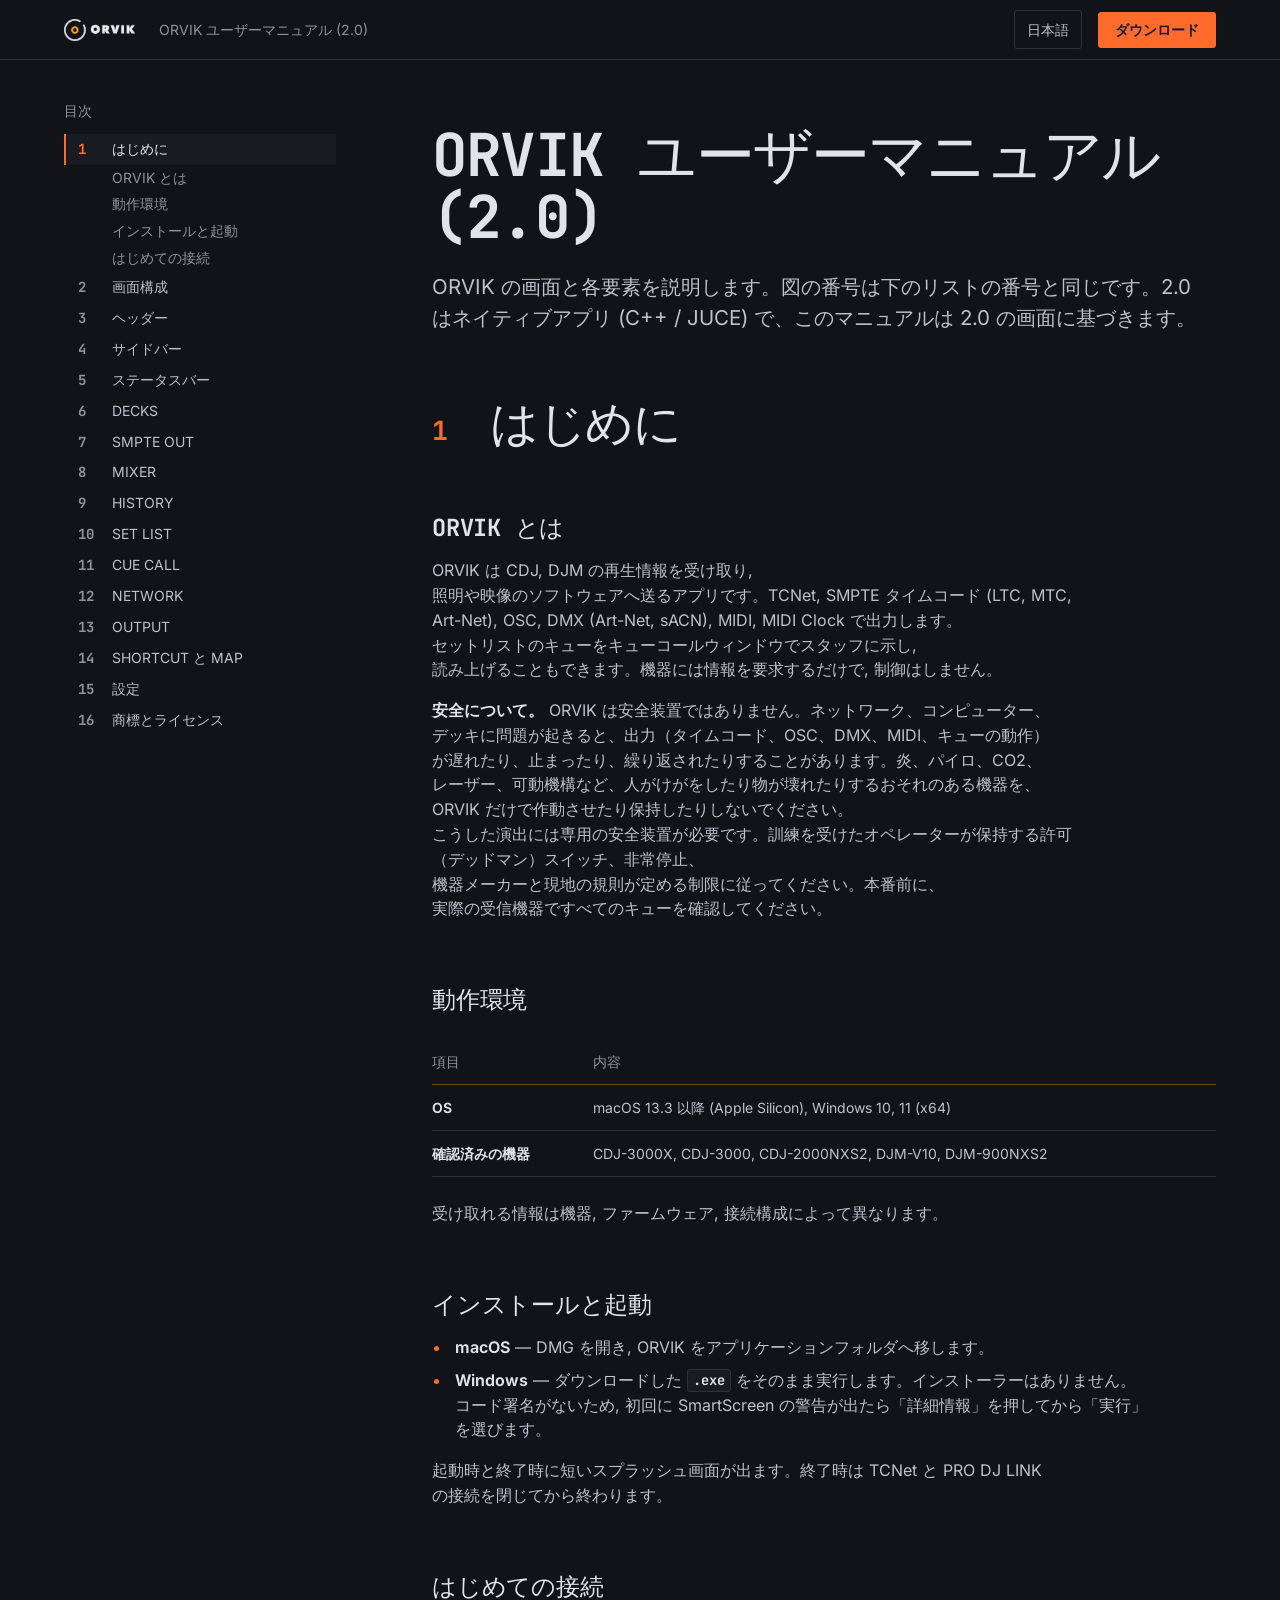
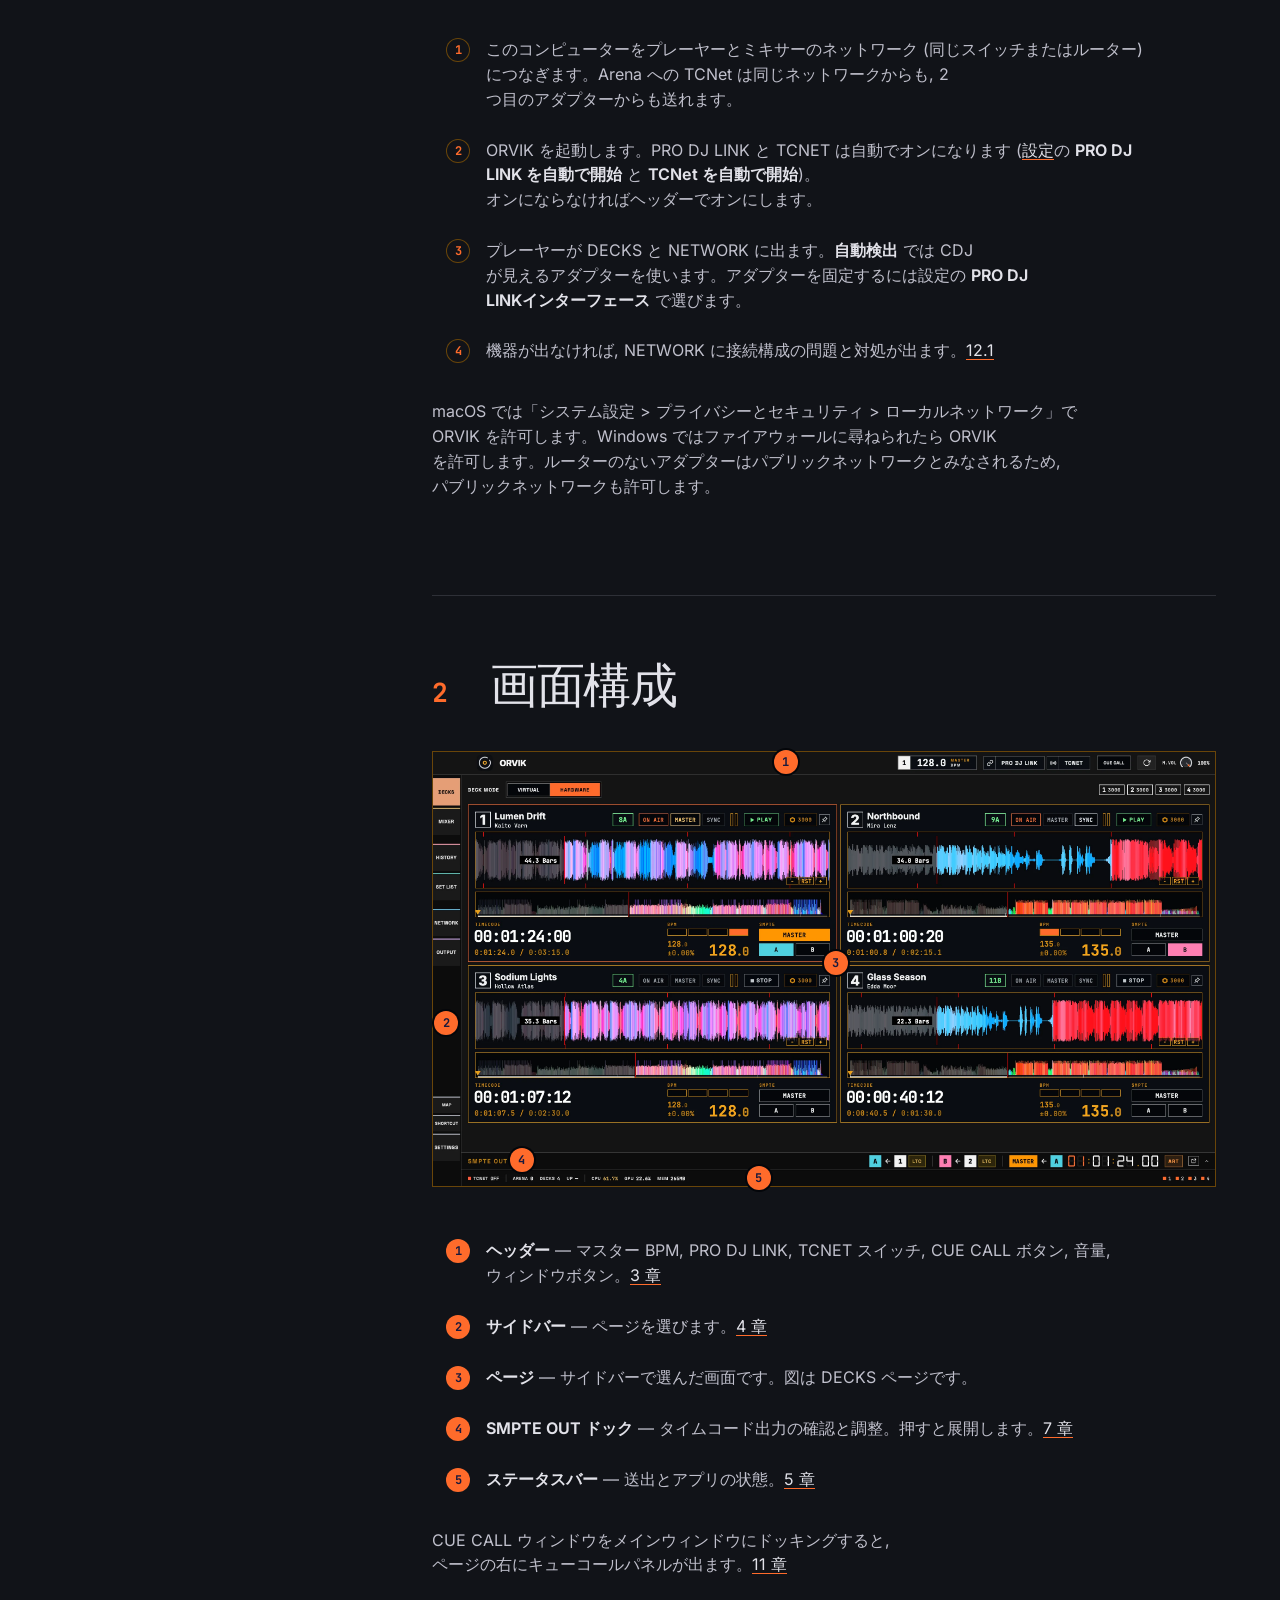
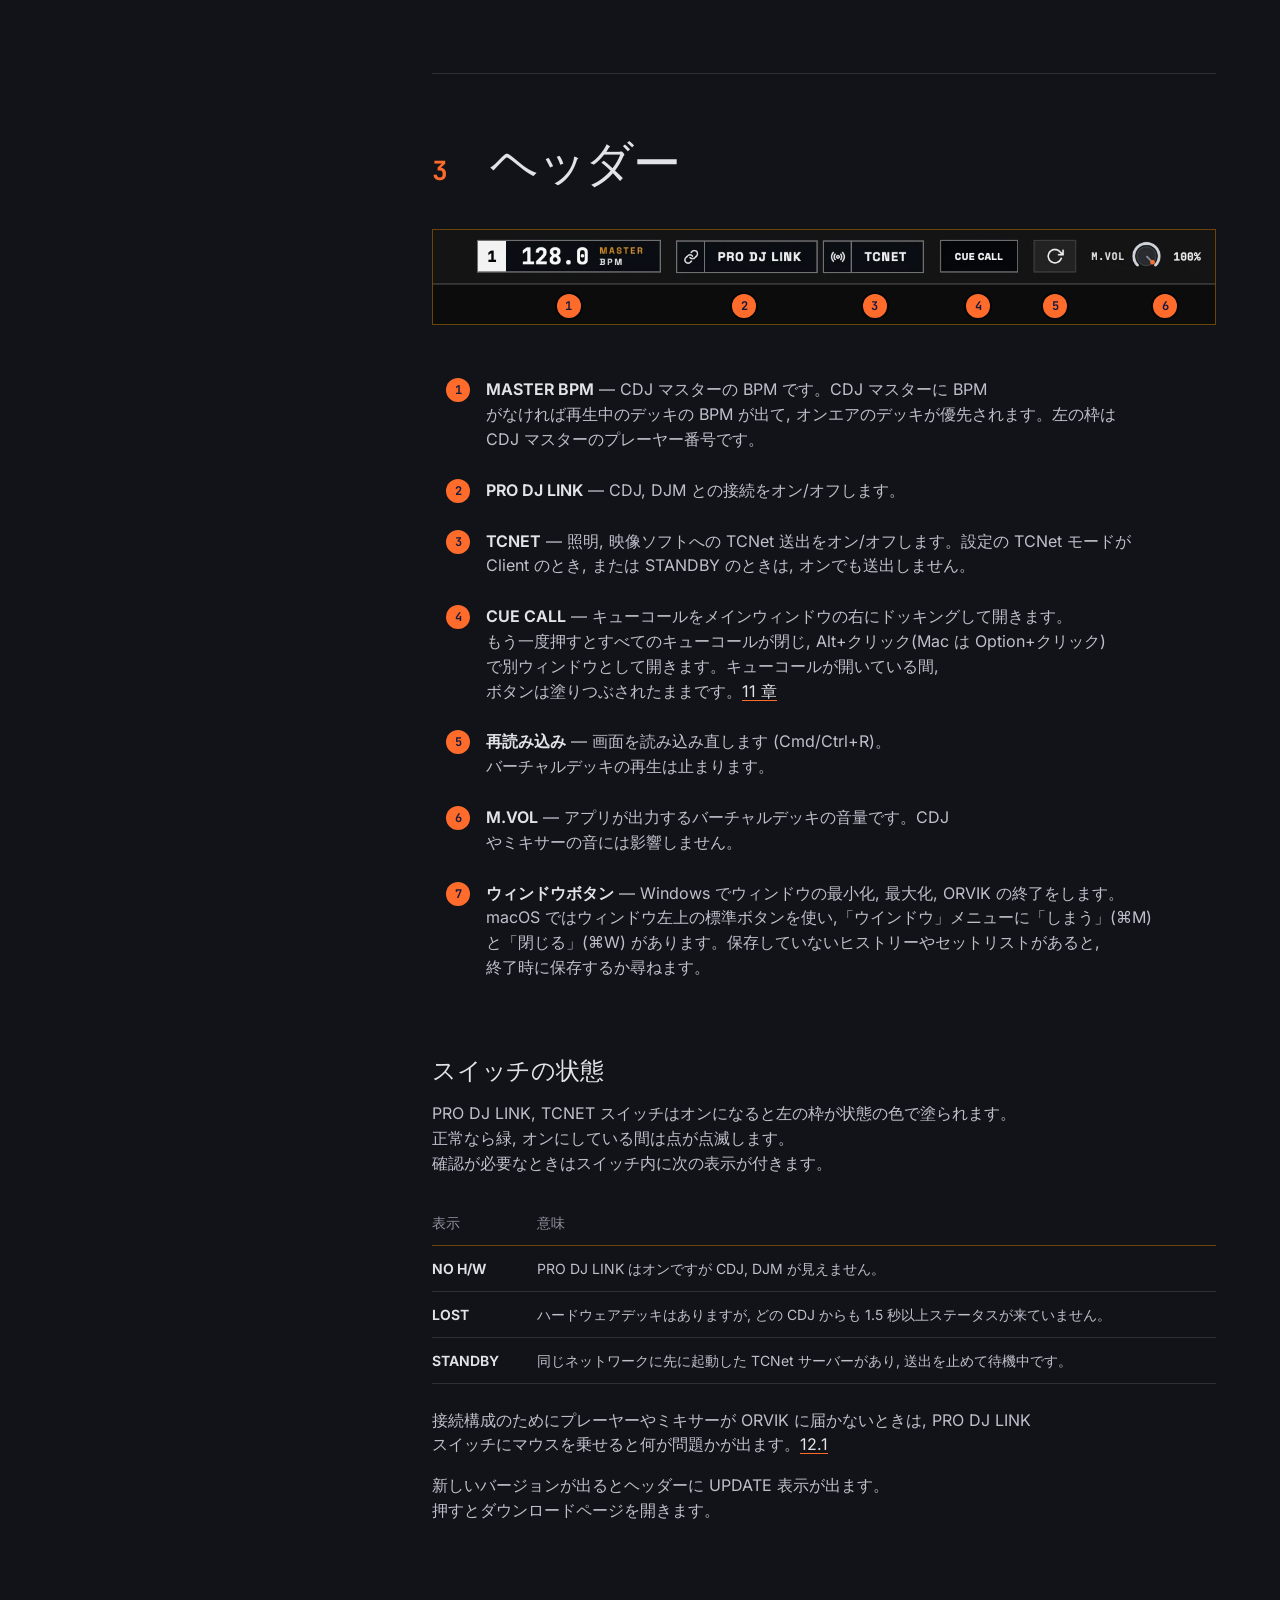
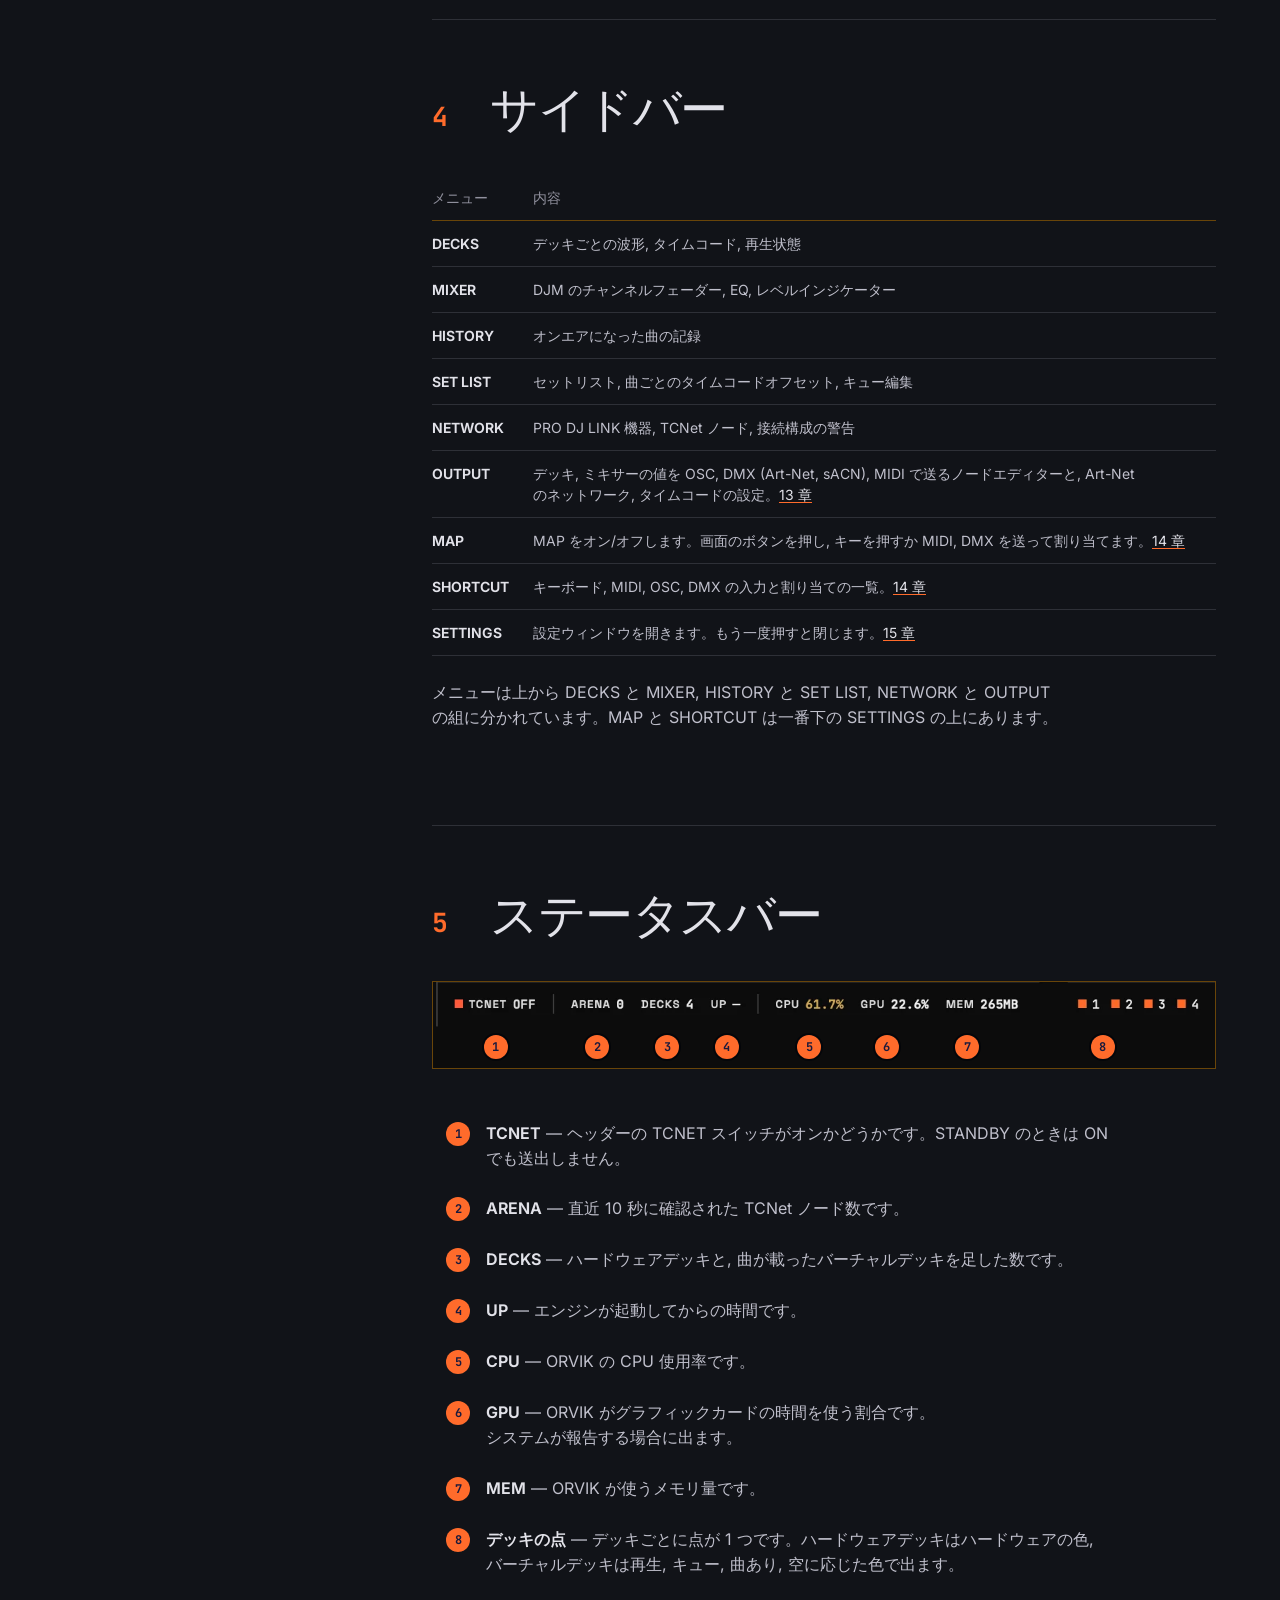
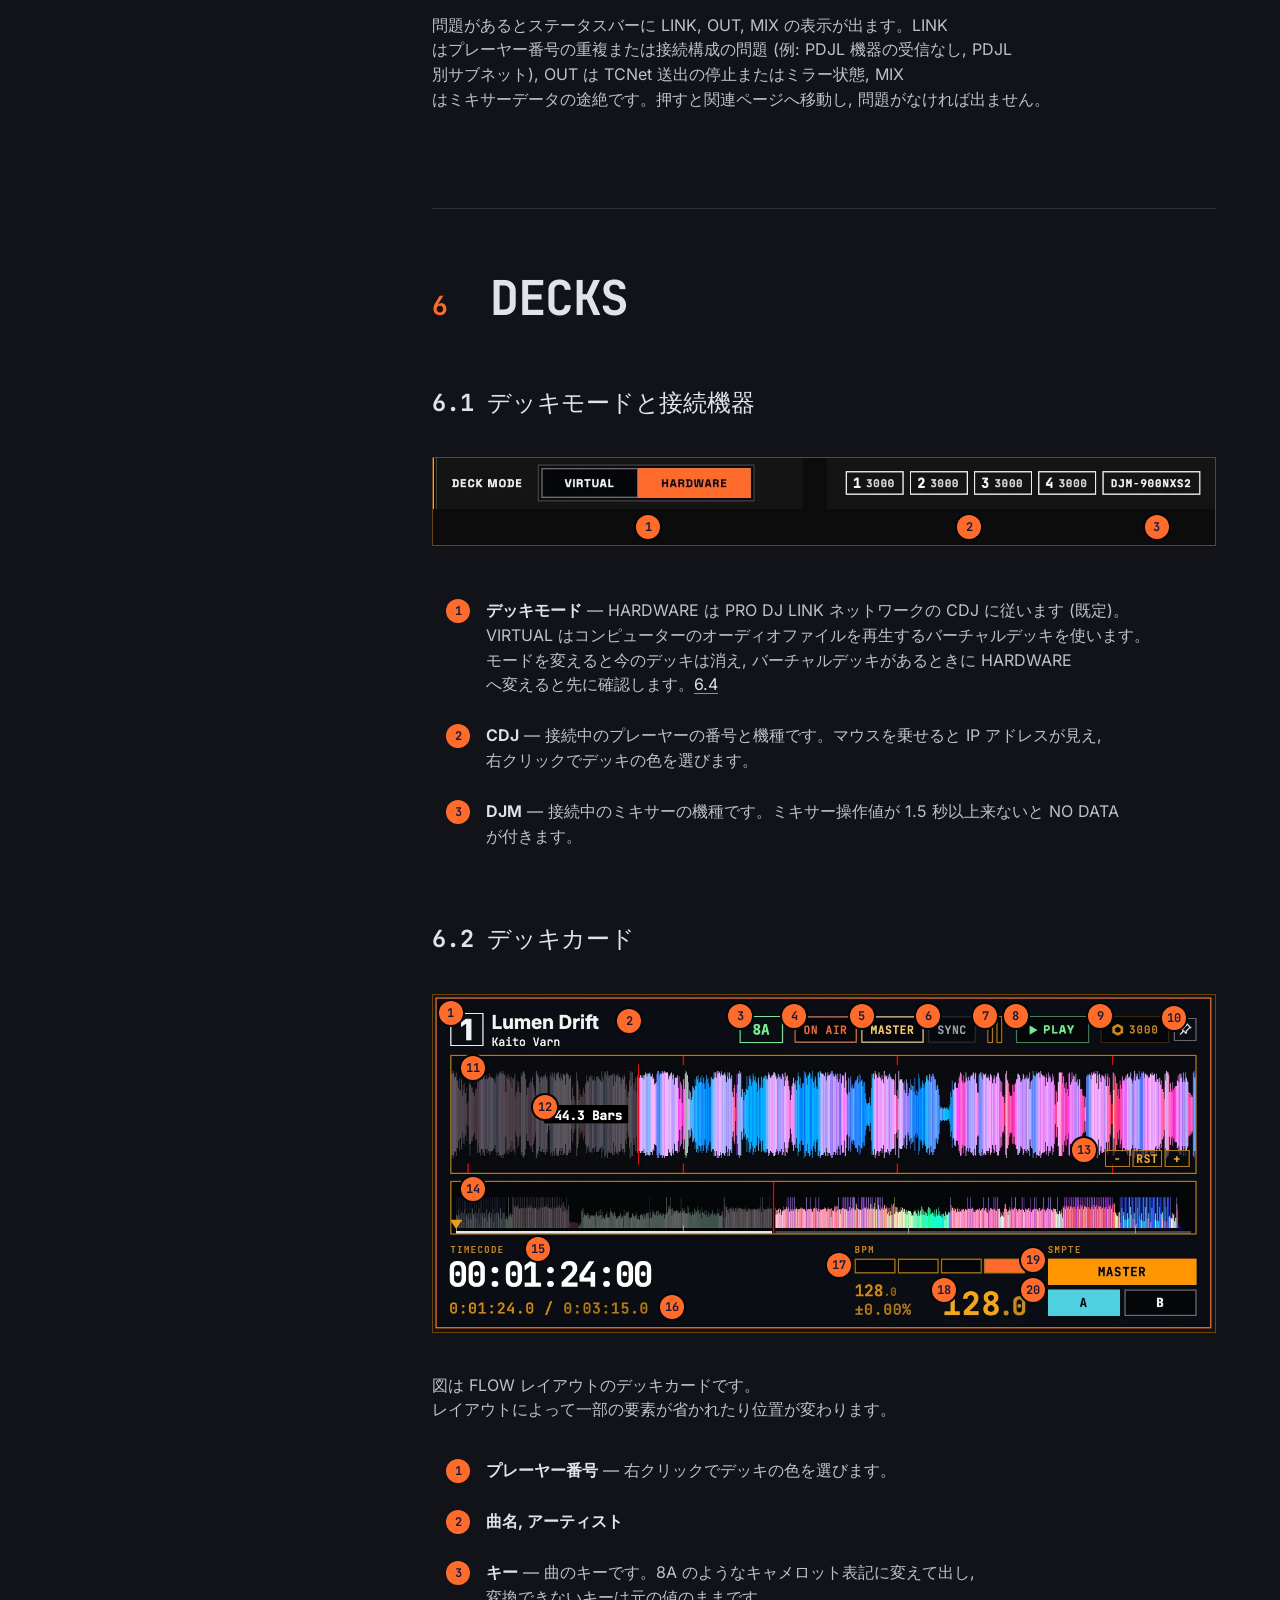
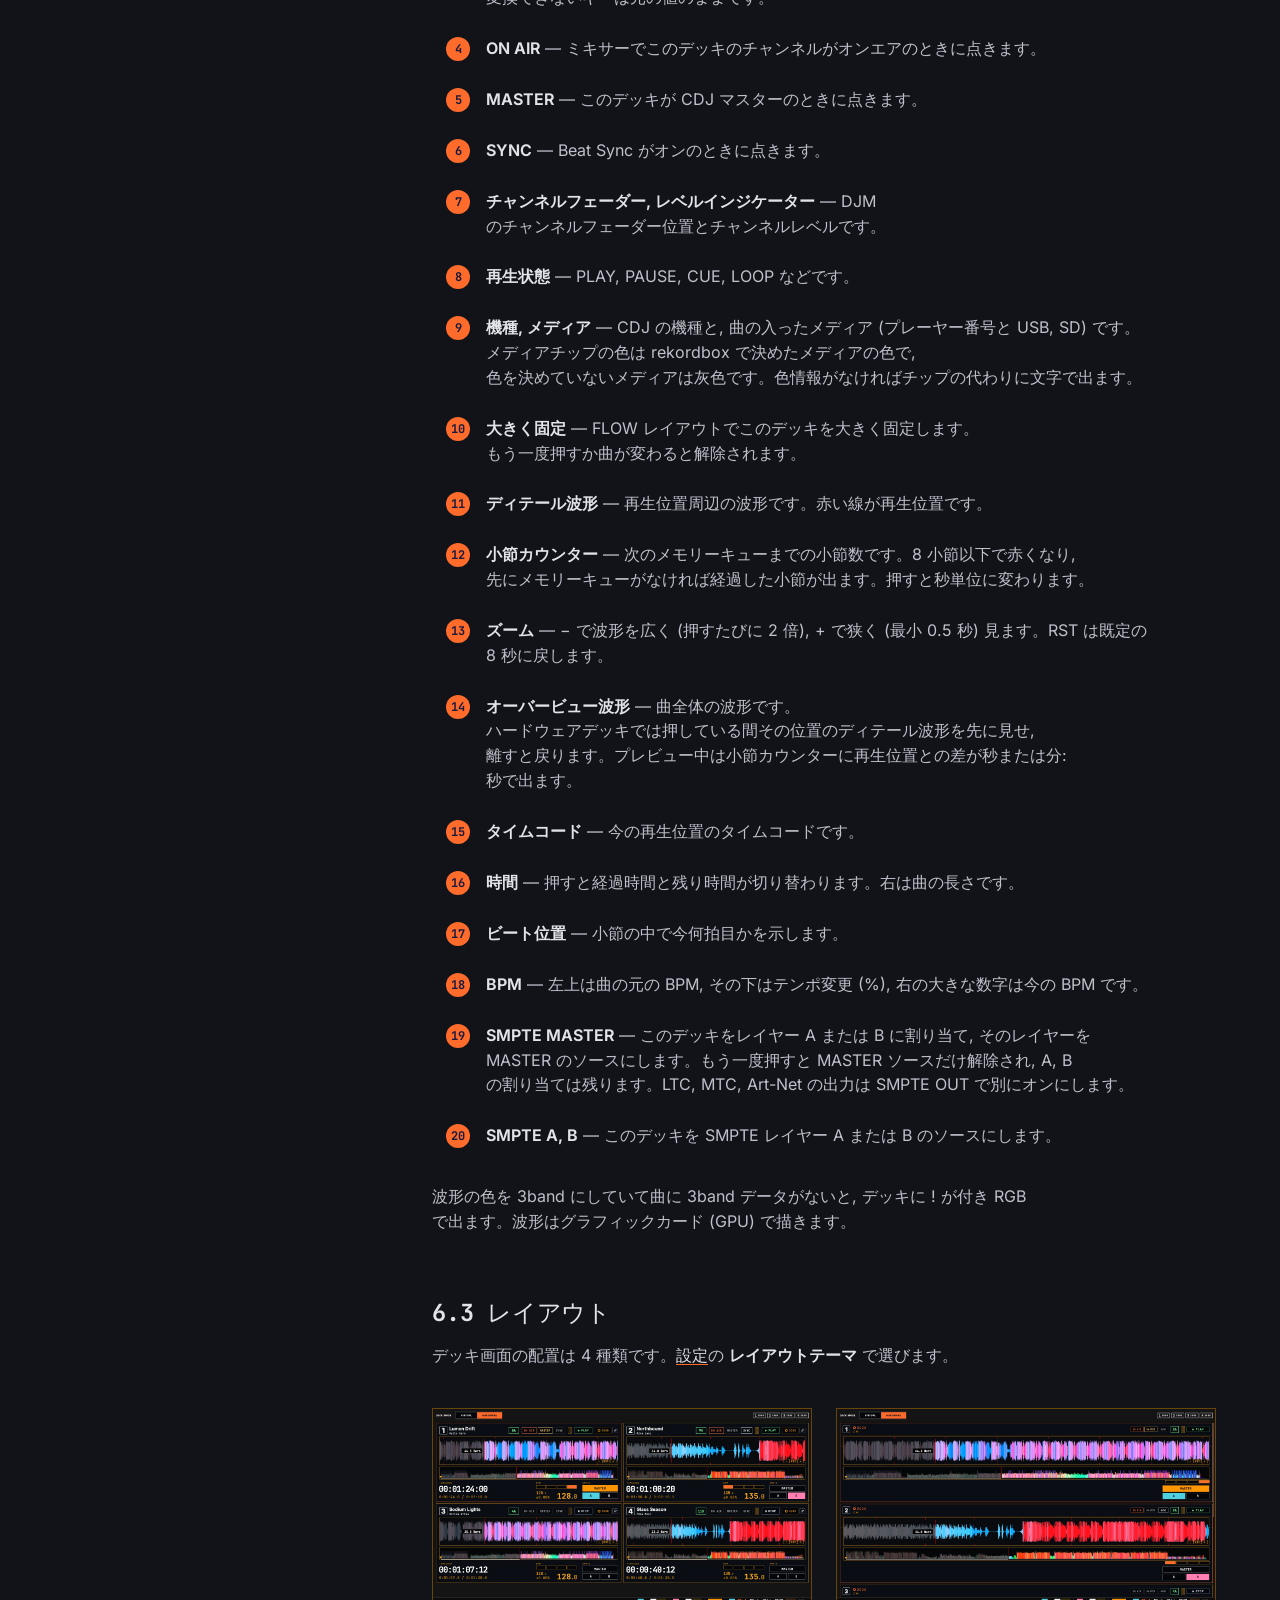
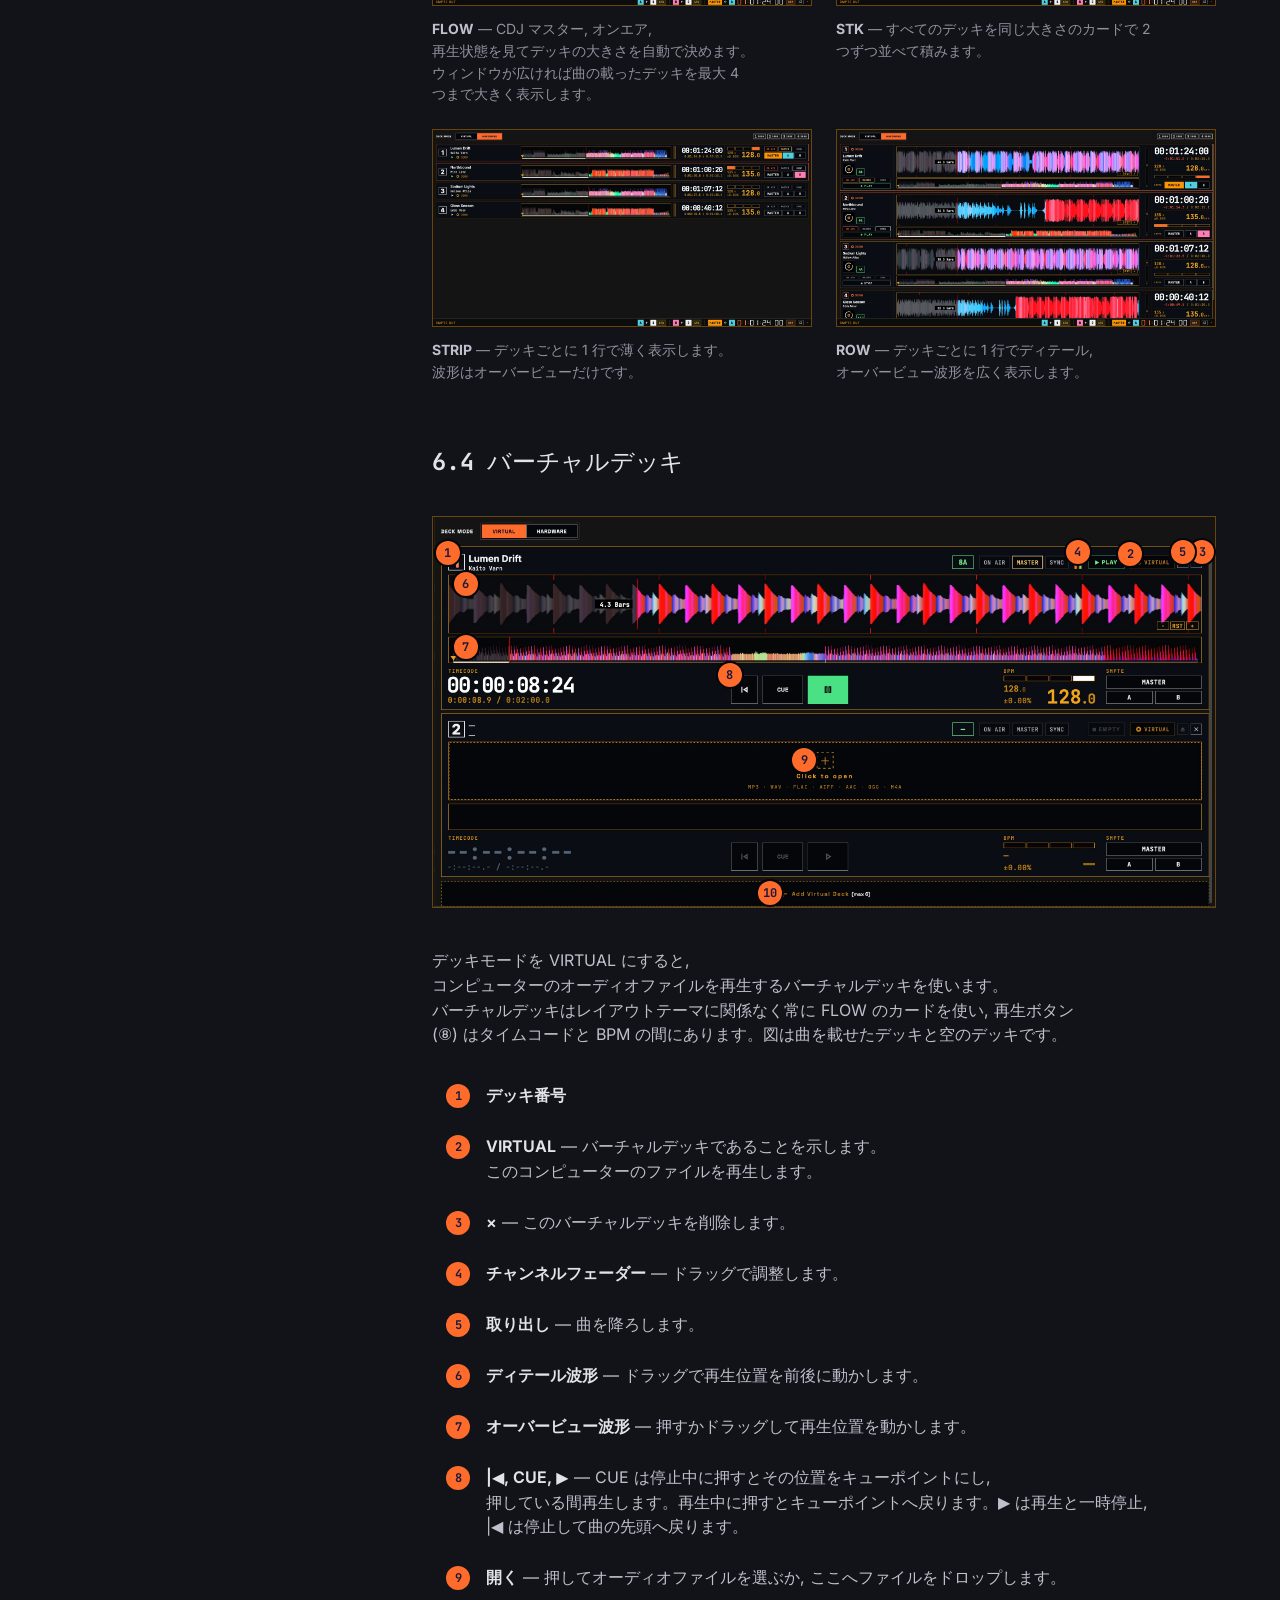
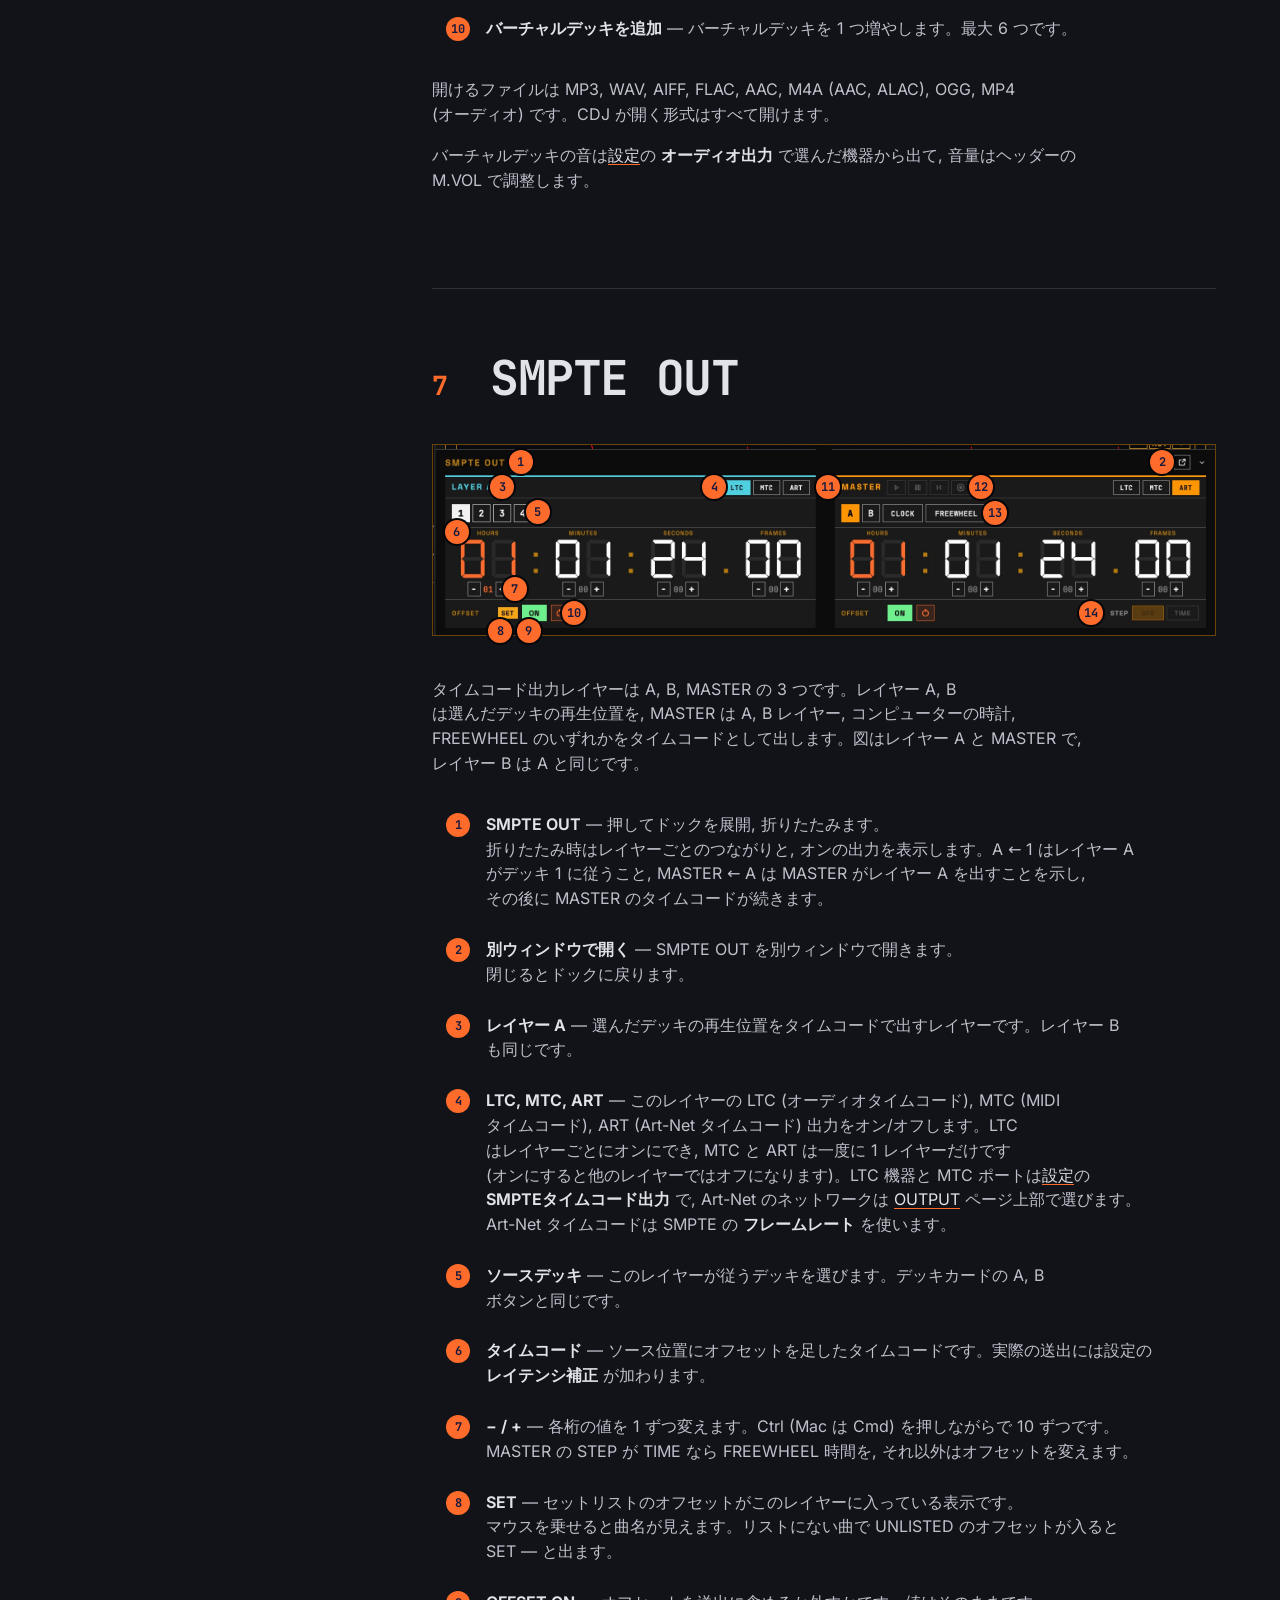
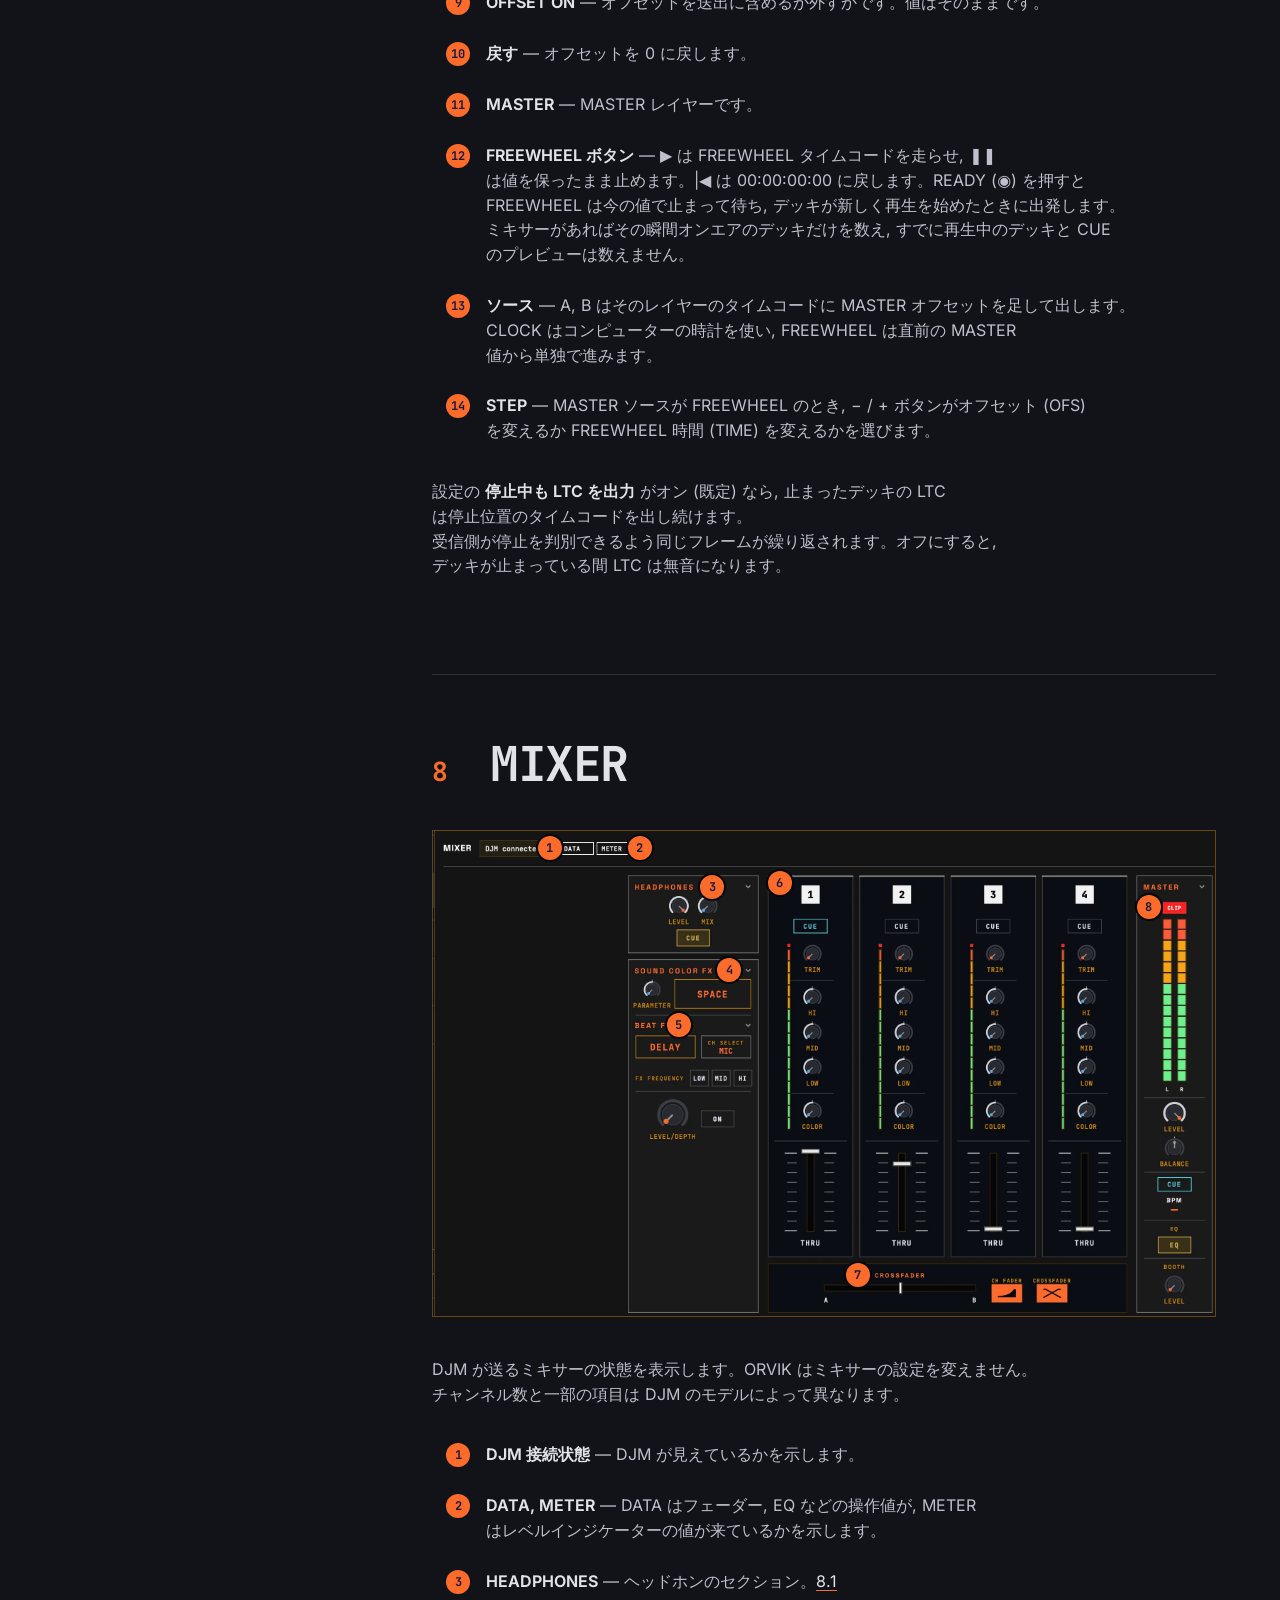
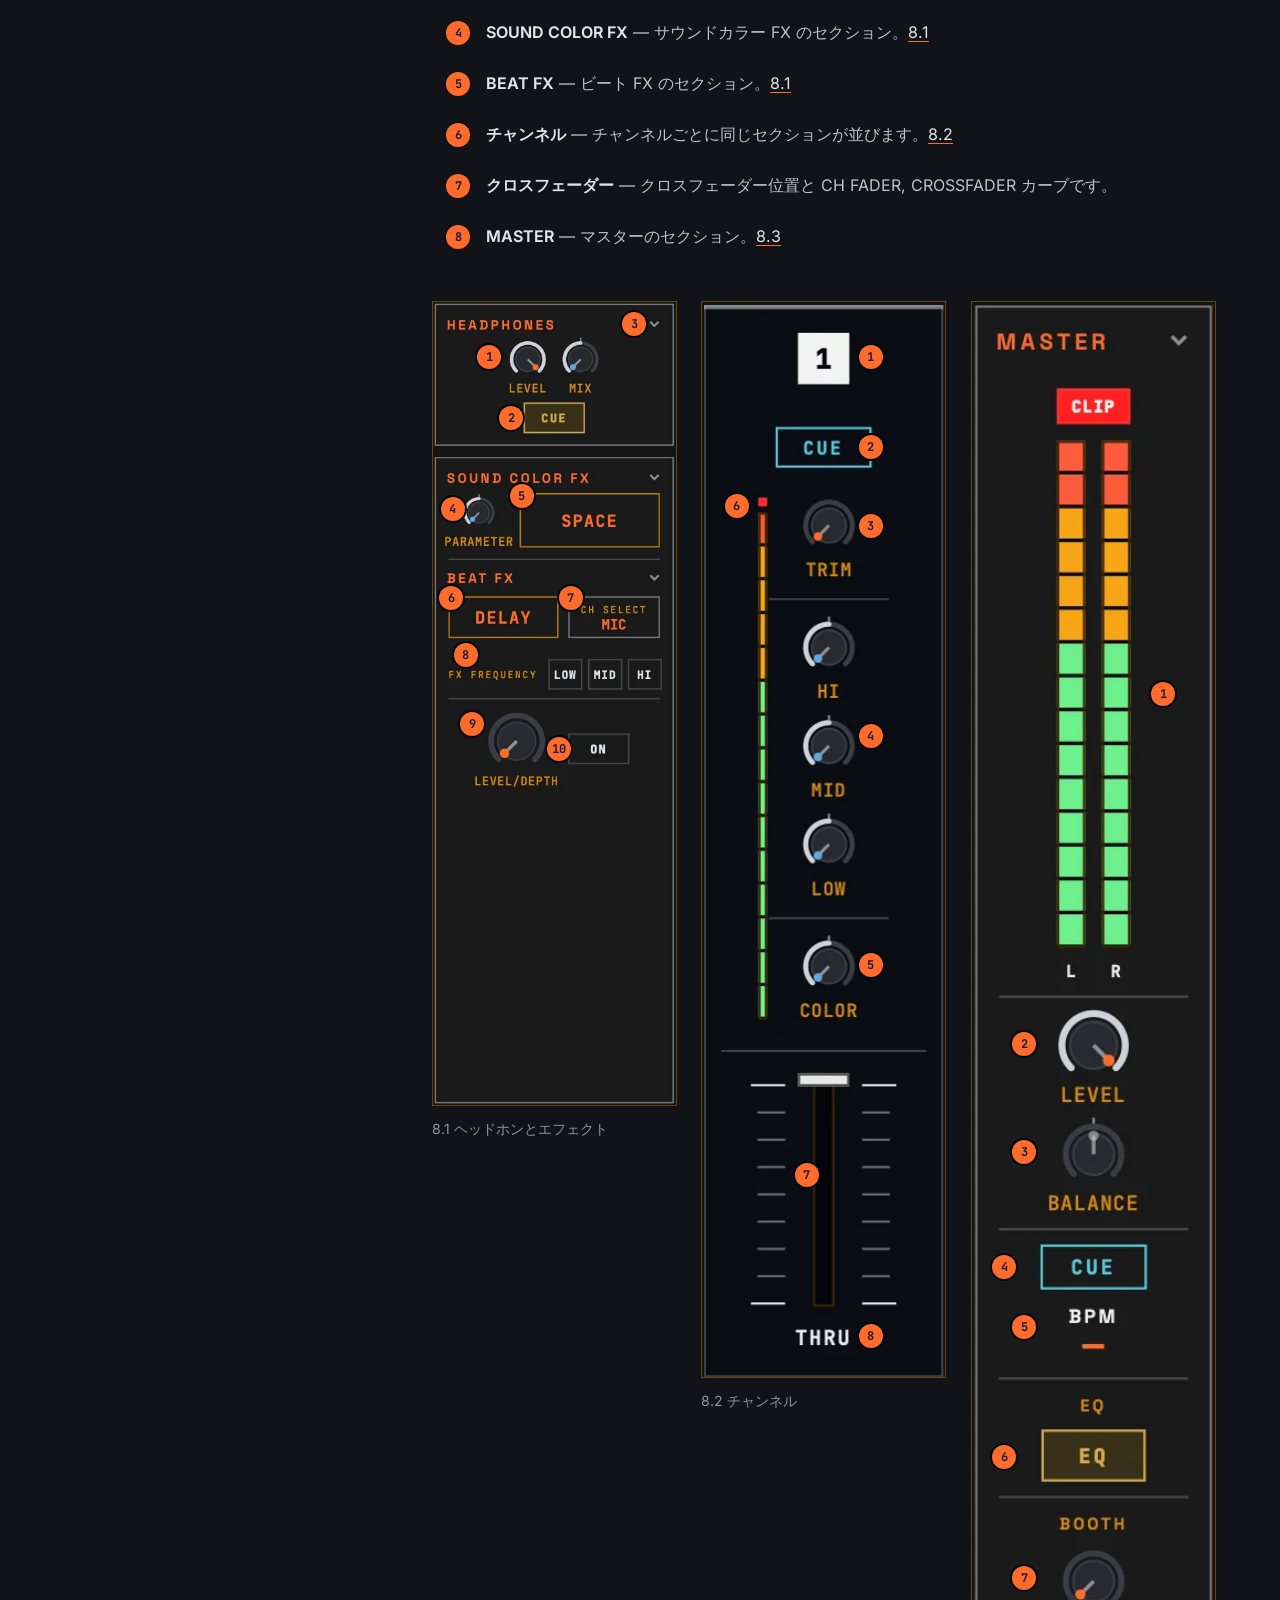
<file: docs/manual/ja/index.html>
<!doctype html>
<html lang="ja">
<head>
<meta charset="utf-8">
<meta name="viewport" content="width=device-width, initial-scale=1, viewport-fit=cover">
<title>ORVIK ユーザーマニュアル (2.0)</title>
<meta name="description" content="ORVIK の画面と各要素を説明します。図の番号は下のリストの番号と同じです。2.0 はネイティブアプリ (C++ / JUCE) で、このマニュアルは 2.0 の画面に基づきます。">
<meta name="theme-color" content="#111318">
<link rel="icon" href="../../site/img/icon.png">
<link rel="alternate" hreflang="en" href="../../manual/">
<link rel="alternate" hreflang="ko" href="../../manual/ko/">
<link rel="alternate" hreflang="ja" href="../../manual/ja/">
<link rel="alternate" hreflang="es" href="../../manual/es/">
<link rel="alternate" hreflang="de" href="../../manual/de/">
<link rel="alternate" hreflang="fr" href="../../manual/fr/">
<link rel="alternate" hreflang="zh-TW" href="../../manual/zh-tw/">
<script src="../../site/lang.js"></script>
<link rel="preload" href="../../site/fonts/jetbrains-mono-700-latin.woff2" as="font" type="font/woff2" crossorigin>
<link rel="stylesheet" href="../../site/manual.css">
<script>document.documentElement.classList.add('js')</script>
</head>
<body>
<a class="skip" href="#manual">本文へ移動</a>
<header class="mbar">
  <div class="mbar-row">
    <a class="mbar-home" href="../../ja/"><img src="../../site/img/wordmark-hero.png" alt="ORVIK ホーム" width="783" height="242"></a>
    <span class="mbar-title">ORVIK ユーザーマニュアル (2.0)</span>
    <nav class="mbar-links" aria-label="言語">
      <details class="langs"><summary>日本語</summary><ul><li><a href="../../manual/" hreflang="en" lang="en">English</a></li><li><a href="../../manual/ko/" hreflang="ko" lang="ko">한국어</a></li><li><a href="../../manual/ja/" hreflang="ja" lang="ja" aria-current="page">日本語</a></li><li><a href="../../manual/es/" hreflang="es" lang="es">Español</a></li><li><a href="../../manual/de/" hreflang="de" lang="de">Deutsch</a></li><li><a href="../../manual/fr/" hreflang="fr" lang="fr">Français</a></li><li><a href="../../manual/zh-tw/" hreflang="zh-TW" lang="zh-TW">繁體中文</a></li></ul></details>
      <a class="btn btn-primary btn-s" href="../../ja/#download">ダウンロード</a>
    </nav>
  </div>
</header>
<div class="mshell">
  <nav class="toc" aria-label="目次">
    <details class="toc-box" open><summary>目次</summary>
    <ol><li><a href="#1-はじめに"><span class="t-num">1</span>はじめに</a><ol><li><a href="#orvik-とは">ORVIK とは</a></li><li><a href="#動作環境">動作環境</a></li><li><a href="#インストールと起動">インストールと起動</a></li><li><a href="#はじめての接続">はじめての接続</a></li></ol></li><li><a href="#2-画面構成"><span class="t-num">2</span>画面構成</a></li><li><a href="#3-ヘッダー"><span class="t-num">3</span>ヘッダー</a><ol><li><a href="#スイッチの状態">スイッチの状態</a></li></ol></li><li><a href="#4-サイドバー"><span class="t-num">4</span>サイドバー</a></li><li><a href="#5-ステータスバー"><span class="t-num">5</span>ステータスバー</a></li><li><a href="#6-decks"><span class="t-num">6</span>DECKS</a><ol><li><a href="#61-デッキモードと接続機器">6.1 デッキモードと接続機器</a></li><li><a href="#62-デッキカード">6.2 デッキカード</a></li><li><a href="#63-レイアウト">6.3 レイアウト</a></li><li><a href="#64-バーチャルデッキ">6.4 バーチャルデッキ</a></li></ol></li><li><a href="#7-smpte-out"><span class="t-num">7</span>SMPTE OUT</a></li><li><a href="#8-mixer"><span class="t-num">8</span>MIXER</a><ol><li><a href="#81-ヘッドホンとエフェクト">8.1 ヘッドホンとエフェクト</a></li><li><a href="#82-チャンネル">8.2 チャンネル</a></li><li><a href="#83-master">8.3 MASTER</a></li></ol></li><li><a href="#9-history"><span class="t-num">9</span>HISTORY</a><ol><li><a href="#自動保存の履歴">自動保存の履歴</a></li></ol></li><li><a href="#10-set-list"><span class="t-num">10</span>SET LIST</a><ol><li><a href="#101-キュー編集">10.1 キュー編集</a></li></ol></li><li><a href="#11-cue-call"><span class="t-num">11</span>CUE CALL</a><ol><li><a href="#開き方とドッキング">開き方とドッキング</a></li><li><a href="#追従するデッキ">追従するデッキ</a></li><li><a href="#ヘッダー">ヘッダー</a></li><li><a href="#テーマ">テーマ</a></li><li><a href="#残り時間">残り時間</a></li><li><a href="#設定ポップアップ-歯車">設定ポップアップ (歯車)</a></li><li><a href="#音声アナウンス">音声アナウンス</a></li><li><a href="#ウェブページ">ウェブページ</a></li></ol></li><li><a href="#12-network"><span class="t-num">12</span>NETWORK</a><ol><li><a href="#121-接続構成の警告">12.1 接続構成の警告</a></li></ol></li><li><a href="#13-output"><span class="t-num">13</span>OUTPUT</a><ol><li><a href="#ページ上部">ページ上部</a></li><li><a href="#左の一覧">左の一覧</a></li><li><a href="#中央のキャンバスと右の設定">中央のキャンバスと右の設定</a></li><li><a href="#値の名前と送る値">値の名前と送る値</a></li><li><a href="#時間形式">時間形式</a></li></ol></li><li><a href="#14-shortcut-と-map"><span class="t-num">14</span>SHORTCUT と MAP</a><ol><li><a href="#shortcut-ページ">SHORTCUT ページ</a></li><li><a href="#map">MAP</a></li><li><a href="#常に使えるキー">常に使えるキー</a></li></ol></li><li><a href="#15-設定"><span class="t-num">15</span>設定</a><ol><li><a href="#言語">言語</a></li><li><a href="#デッキレイアウト">デッキレイアウト</a></li><li><a href="#波形">波形</a></li><li><a href="#pro-dj-link">PRO DJ LINK</a></li><li><a href="#tcnet">TCNet</a></li><li><a href="#ミラーモード">ミラーモード</a></li><li><a href="#webビューア">Webビューア</a></li><li><a href="#オーディオ出力">オーディオ出力</a></li><li><a href="#smpteタイムコード出力">SMPTEタイムコード出力</a></li><li><a href="#sacn-出力">sACN 出力</a></li><li><a href="#midi-clock-出力">MIDI Clock 出力</a></li><li><a href="#トラックライブラリ">トラックライブラリ</a></li><li><a href="#設定ファイル">設定ファイル</a></li><li><a href="#情報">情報</a></li></ol></li><li><a href="#16-商標とライセンス"><span class="t-num">16</span>商標とライセンス</a></li></ol>
    </details>
  </nav>
  <main id="manual" class="manual">
    <h1 class="m-title">ORVIK ユーザーマニュアル (2.0)</h1>
    <p class="m-intro">ORVIK の画面と各要素を説明します。図の番号は下のリストの番号と同じです。2.0 はネイティブアプリ (C++ / JUCE) で、このマニュアルは 2.0 の画面に基づきます。</p>
    <section class="chapter" aria-labelledby="1-はじめに">
<h2 id="1-はじめに"><span class="ch-num">1</span><span class="ch-name">はじめに</span></h2>
<h3 id="orvik-とは">ORVIK とは</h3>
<p>ORVIK は CDJ, DJM の再生情報を受け取り, 照明や映像のソフトウェアへ送るアプリです。TCNet, SMPTE タイムコード (LTC, MTC, Art-Net), OSC, DMX (Art-Net, sACN), MIDI, MIDI Clock で出力します。セットリストのキューをキューコールウィンドウでスタッフに示し, 読み上げることもできます。機器には情報を要求するだけで, 制御はしません。</p>
<p><strong>安全について。</strong> ORVIK は安全装置ではありません。ネットワーク、コンピューター、デッキに問題が起きると、出力（タイムコード、OSC、DMX、MIDI、キューの動作）が遅れたり、止まったり、繰り返されたりすることがあります。炎、パイロ、CO2、レーザー、可動機構など、人がけがをしたり物が壊れたりするおそれのある機器を、ORVIK だけで作動させたり保持したりしないでください。こうした演出には専用の安全装置が必要です。訓練を受けたオペレーターが保持する許可（デッドマン）スイッチ、非常停止、機器メーカーと現地の規則が定める制限に従ってください。本番前に、実際の受信機器ですべてのキューを確認してください。</p>
<h3 id="動作環境">動作環境</h3>
<div class="tbl"><table><thead><tr><th scope="col">項目</th><th scope="col">内容</th></tr></thead><tbody><tr><th scope="row">OS</th><td>macOS 13.3 以降 (Apple Silicon), Windows 10, 11 (x64)</td></tr><tr><th scope="row">確認済みの機器</th><td>CDJ-3000X, CDJ-3000, CDJ-2000NXS2, DJM-V10, DJM-900NXS2</td></tr></tbody></table></div>
<p>受け取れる情報は機器, ファームウェア, 接続構成によって異なります。</p>
<h3 id="インストールと起動">インストールと起動</h3>
<ul class="bul"><li><strong>macOS</strong> — DMG を開き, ORVIK をアプリケーションフォルダへ移します。</li><li><strong>Windows</strong> — ダウンロードした <code>.exe</code> をそのまま実行します。インストーラーはありません。コード署名がないため, 初回に SmartScreen の警告が出たら「詳細情報」を押してから「実行」を選びます。</li></ul>
<p>起動時と終了時に短いスプラッシュ画面が出ます。終了時は TCNet と PRO DJ LINK の接続を閉じてから終わります。</p>
<h3 id="はじめての接続">はじめての接続</h3>
<ol class="legend"><li data-n="1"><span class="badge" aria-hidden="true">1</span><div class="li-body">このコンピューターをプレーヤーとミキサーのネットワーク (同じスイッチまたはルーター) につなぎます。Arena への TCNet は同じネットワークからも, 2 つ目のアダプターからも送れます。</div></li><li data-n="2"><span class="badge" aria-hidden="true">2</span><div class="li-body">ORVIK を起動します。PRO DJ LINK と TCNET は自動でオンになります (<a href="#15-設定">設定</a>の <strong>PRO DJ LINK を自動で開始</strong> と <strong>TCNet を自動で開始</strong>)。オンにならなければヘッダーでオンにします。</div></li><li data-n="3"><span class="badge" aria-hidden="true">3</span><div class="li-body">プレーヤーが DECKS と NETWORK に出ます。<strong>自動検出</strong> では CDJ が見えるアダプターを使います。アダプターを固定するには設定の <strong>PRO DJ LINKインターフェース</strong> で選びます。</div></li><li data-n="4"><span class="badge" aria-hidden="true">4</span><div class="li-body">機器が出なければ, NETWORK に接続構成の問題と対処が出ます。<a href="#121-接続構成の警告">12.1</a></div></li></ol>
<p>macOS では「システム設定 &gt; プライバシーとセキュリティ &gt; ローカルネットワーク」で ORVIK を許可します。Windows ではファイアウォールに尋ねられたら ORVIK を許可します。ルーターのないアダプターはパブリックネットワークとみなされるため, パブリックネットワークも許可します。</p>
</section>
<section class="chapter" aria-labelledby="2-画面構成">
<h2 id="2-画面構成"><span class="ch-num">2</span><span class="ch-name">画面構成</span></h2>
<figure class="fig has-marks" data-fig="01-overview"><div class="fig-frame"><img src="../img/01-overview.webp" alt="画面構成" width="1440" height="800" loading="lazy" decoding="async"><span class="mk" data-n="1" style="left:45.139%;top:2.625%" aria-hidden="true">1</span><span class="mk" data-n="2" style="left:1.806%;top:62.500%" aria-hidden="true">2</span><span class="mk" data-n="3" style="left:51.528%;top:48.750%" aria-hidden="true">3</span><span class="mk" data-n="4" style="left:11.458%;top:94.000%" aria-hidden="true">4</span><span class="mk" data-n="5" style="left:41.667%;top:98.000%" aria-hidden="true">5</span></div></figure>
<ol class="legend" data-legend="01-overview"><li data-n="1"><span class="badge" aria-hidden="true">1</span><div class="li-body"><strong>ヘッダー</strong> — マスター BPM, PRO DJ LINK, TCNET スイッチ, CUE CALL ボタン, 音量, ウィンドウボタン。<a href="#3-ヘッダー">3 章</a></div></li><li data-n="2"><span class="badge" aria-hidden="true">2</span><div class="li-body"><strong>サイドバー</strong> — ページを選びます。<a href="#4-サイドバー">4 章</a></div></li><li data-n="3"><span class="badge" aria-hidden="true">3</span><div class="li-body"><strong>ページ</strong> — サイドバーで選んだ画面です。図は DECKS ページです。</div></li><li data-n="4"><span class="badge" aria-hidden="true">4</span><div class="li-body"><strong>SMPTE OUT ドック</strong> — タイムコード出力の確認と調整。押すと展開します。<a href="#7-smpte-out">7 章</a></div></li><li data-n="5"><span class="badge" aria-hidden="true">5</span><div class="li-body"><strong>ステータスバー</strong> — 送出とアプリの状態。<a href="#5-ステータスバー">5 章</a></div></li></ol>
<p>CUE CALL ウィンドウをメインウィンドウにドッキングすると, ページの右にキューコールパネルが出ます。<a href="#11-cue-call">11 章</a></p>
</section>
<section class="chapter" aria-labelledby="3-ヘッダー">
<h2 id="3-ヘッダー"><span class="ch-num">3</span><span class="ch-name">ヘッダー</span></h2>
<figure class="fig has-marks" data-fig="02-header"><div class="fig-frame"><img src="../img/02-header.webp" alt="ヘッダー" width="620" height="76" loading="lazy" decoding="async"><span class="mk" data-n="1" style="left:17.419%;top:80.263%" aria-hidden="true">1</span><span class="mk" data-n="2" style="left:39.839%;top:80.263%" aria-hidden="true">2</span><span class="mk" data-n="3" style="left:56.452%;top:80.263%" aria-hidden="true">3</span><span class="mk" data-n="4" style="left:69.677%;top:80.263%" aria-hidden="true">4</span><span class="mk" data-n="5" style="left:79.516%;top:80.263%" aria-hidden="true">5</span><span class="mk" data-n="6" style="left:93.548%;top:80.263%" aria-hidden="true">6</span></div></figure>
<ol class="legend" data-legend="02-header"><li data-n="1"><span class="badge" aria-hidden="true">1</span><div class="li-body"><strong>MASTER BPM</strong> — CDJ マスターの BPM です。CDJ マスターに BPM がなければ再生中のデッキの BPM が出て, オンエアのデッキが優先されます。左の枠は CDJ マスターのプレーヤー番号です。</div></li><li data-n="2"><span class="badge" aria-hidden="true">2</span><div class="li-body"><strong>PRO DJ LINK</strong> — CDJ, DJM との接続をオン/オフします。</div></li><li data-n="3"><span class="badge" aria-hidden="true">3</span><div class="li-body"><strong>TCNET</strong> — 照明, 映像ソフトへの TCNet 送出をオン/オフします。設定の TCNet モードが Client のとき, または STANDBY のときは, オンでも送出しません。</div></li><li data-n="4"><span class="badge" aria-hidden="true">4</span><div class="li-body"><strong>CUE CALL</strong> — キューコールをメインウィンドウの右にドッキングして開きます。もう一度押すとすべてのキューコールが閉じ, Alt+クリック(Mac は Option+クリック)で別ウィンドウとして開きます。キューコールが開いている間, ボタンは塗りつぶされたままです。<a href="#11-cue-call">11 章</a></div></li><li data-n="5"><span class="badge" aria-hidden="true">5</span><div class="li-body"><strong>再読み込み</strong> — 画面を読み込み直します (Cmd/Ctrl+R)。バーチャルデッキの再生は止まります。</div></li><li data-n="6"><span class="badge" aria-hidden="true">6</span><div class="li-body"><strong>M.VOL</strong> — アプリが出力するバーチャルデッキの音量です。CDJ やミキサーの音には影響しません。</div></li><li data-n="7"><span class="badge" aria-hidden="true">7</span><div class="li-body"><strong>ウィンドウボタン</strong> — Windows でウィンドウの最小化, 最大化, ORVIK の終了をします。macOS ではウィンドウ左上の標準ボタンを使い,「ウインドウ」メニューに「しまう」(⌘M) と「閉じる」(⌘W) があります。保存していないヒストリーやセットリストがあると, 終了時に保存するか尋ねます。</div></li></ol>
<h3 id="スイッチの状態">スイッチの状態</h3>
<p>PRO DJ LINK, TCNET スイッチはオンになると左の枠が状態の色で塗られます。正常なら緑, オンにしている間は点が点滅します。確認が必要なときはスイッチ内に次の表示が付きます。</p>
<div class="tbl"><table><thead><tr><th scope="col">表示</th><th scope="col">意味</th></tr></thead><tbody><tr><th scope="row">NO H/W</th><td>PRO DJ LINK はオンですが CDJ, DJM が見えません。</td></tr><tr><th scope="row">LOST</th><td>ハードウェアデッキはありますが, どの CDJ からも 1.5 秒以上ステータスが来ていません。</td></tr><tr><th scope="row">STANDBY</th><td>同じネットワークに先に起動した TCNet サーバーがあり, 送出を止めて待機中です。</td></tr></tbody></table></div>
<p>接続構成のためにプレーヤーやミキサーが ORVIK に届かないときは, PRO DJ LINK スイッチにマウスを乗せると何が問題かが出ます。<a href="#121-接続構成の警告">12.1</a></p>
<p>新しいバージョンが出るとヘッダーに UPDATE 表示が出ます。押すとダウンロードページを開きます。</p>
</section>
<section class="chapter" aria-labelledby="4-サイドバー">
<h2 id="4-サイドバー"><span class="ch-num">4</span><span class="ch-name">サイドバー</span></h2>
<div class="tbl"><table><thead><tr><th scope="col">メニュー</th><th scope="col">内容</th></tr></thead><tbody><tr><th scope="row">DECKS</th><td>デッキごとの波形, タイムコード, 再生状態</td></tr><tr><th scope="row">MIXER</th><td>DJM のチャンネルフェーダー, EQ, レベルインジケーター</td></tr><tr><th scope="row">HISTORY</th><td>オンエアになった曲の記録</td></tr><tr><th scope="row">SET LIST</th><td>セットリスト, 曲ごとのタイムコードオフセット, キュー編集</td></tr><tr><th scope="row">NETWORK</th><td>PRO DJ LINK 機器, TCNet ノード, 接続構成の警告</td></tr><tr><th scope="row">OUTPUT</th><td>デッキ, ミキサーの値を OSC, DMX (Art-Net, sACN), MIDI で送るノードエディターと, Art-Net のネットワーク, タイムコードの設定。<a href="#13-output">13 章</a></td></tr><tr><th scope="row">MAP</th><td>MAP をオン/オフします。画面のボタンを押し, キーを押すか MIDI, DMX を送って割り当てます。<a href="#14-shortcut-と-map">14 章</a></td></tr><tr><th scope="row">SHORTCUT</th><td>キーボード, MIDI, OSC, DMX の入力と割り当ての一覧。<a href="#14-shortcut-と-map">14 章</a></td></tr><tr><th scope="row">SETTINGS</th><td>設定ウィンドウを開きます。もう一度押すと閉じます。<a href="#15-設定">15 章</a></td></tr></tbody></table></div>
<p>メニューは上から DECKS と MIXER, HISTORY と SET LIST, NETWORK と OUTPUT の組に分かれています。MAP と SHORTCUT は一番下の SETTINGS の上にあります。</p>
</section>
<section class="chapter" aria-labelledby="5-ステータスバー">
<h2 id="5-ステータスバー"><span class="ch-num">5</span><span class="ch-name">ステータスバー</span></h2>
<figure class="fig has-marks" data-fig="05-status-bar"><div class="fig-frame"><img src="../img/05-status-bar.webp" alt="ステータスバー" width="555" height="62" loading="lazy" decoding="async"><span class="mk" data-n="1" style="left:8.108%;top:75.806%" aria-hidden="true">1</span><span class="mk" data-n="2" style="left:21.081%;top:75.806%" aria-hidden="true">2</span><span class="mk" data-n="3" style="left:30.000%;top:75.806%" aria-hidden="true">3</span><span class="mk" data-n="4" style="left:37.568%;top:75.806%" aria-hidden="true">4</span><span class="mk" data-n="5" style="left:48.108%;top:75.806%" aria-hidden="true">5</span><span class="mk" data-n="6" style="left:58.018%;top:75.806%" aria-hidden="true">6</span><span class="mk" data-n="7" style="left:68.288%;top:75.806%" aria-hidden="true">7</span><span class="mk" data-n="8" style="left:85.586%;top:75.806%" aria-hidden="true">8</span></div></figure>
<ol class="legend" data-legend="05-status-bar"><li data-n="1"><span class="badge" aria-hidden="true">1</span><div class="li-body"><strong>TCNET</strong> — ヘッダーの TCNET スイッチがオンかどうかです。STANDBY のときは ON でも送出しません。</div></li><li data-n="2"><span class="badge" aria-hidden="true">2</span><div class="li-body"><strong>ARENA</strong> — 直近 10 秒に確認された TCNet ノード数です。</div></li><li data-n="3"><span class="badge" aria-hidden="true">3</span><div class="li-body"><strong>DECKS</strong> — ハードウェアデッキと, 曲が載ったバーチャルデッキを足した数です。</div></li><li data-n="4"><span class="badge" aria-hidden="true">4</span><div class="li-body"><strong>UP</strong> — エンジンが起動してからの時間です。</div></li><li data-n="5"><span class="badge" aria-hidden="true">5</span><div class="li-body"><strong>CPU</strong> — ORVIK の CPU 使用率です。</div></li><li data-n="6"><span class="badge" aria-hidden="true">6</span><div class="li-body"><strong>GPU</strong> — ORVIK がグラフィックカードの時間を使う割合です。システムが報告する場合に出ます。</div></li><li data-n="7"><span class="badge" aria-hidden="true">7</span><div class="li-body"><strong>MEM</strong> — ORVIK が使うメモリ量です。</div></li><li data-n="8"><span class="badge" aria-hidden="true">8</span><div class="li-body"><strong>デッキの点</strong> — デッキごとに点が 1 つです。ハードウェアデッキはハードウェアの色, バーチャルデッキは再生, キュー, 曲あり, 空に応じた色で出ます。</div></li></ol>
<p>問題があるとステータスバーに LINK, OUT, MIX の表示が出ます。LINK はプレーヤー番号の重複または接続構成の問題 (例: PDJL 機器の受信なし, PDJL 別サブネット), OUT は TCNet 送出の停止またはミラー状態, MIX はミキサーデータの途絶です。押すと関連ページへ移動し, 問題がなければ出ません。</p>
</section>
<section class="chapter" aria-labelledby="6-decks">
<h2 id="6-decks"><span class="ch-num">6</span><span class="ch-name">DECKS</span></h2>
<h3 id="61-デッキモードと接続機器">6.1 デッキモードと接続機器</h3>
<figure class="fig has-marks" data-fig="03-deck-top"><div class="fig-frame"><img src="../img/03-deck-top.webp" alt="デッキモードと接続機器" width="635" height="72" loading="lazy" decoding="async"><span class="mk" data-n="1" style="left:27.559%;top:79.167%" aria-hidden="true">1</span><span class="mk" data-n="2" style="left:68.504%;top:79.167%" aria-hidden="true">2</span><span class="mk" data-n="3" style="left:92.441%;top:79.167%" aria-hidden="true">3</span></div></figure>
<ol class="legend" data-legend="03-deck-top"><li data-n="1"><span class="badge" aria-hidden="true">1</span><div class="li-body"><strong>デッキモード</strong> — HARDWARE は PRO DJ LINK ネットワークの CDJ に従います (既定)。VIRTUAL はコンピューターのオーディオファイルを再生するバーチャルデッキを使います。モードを変えると今のデッキは消え, バーチャルデッキがあるときに HARDWARE へ変えると先に確認します。<a href="#64-バーチャルデッキ">6.4</a></div></li><li data-n="2"><span class="badge" aria-hidden="true">2</span><div class="li-body"><strong>CDJ</strong> — 接続中のプレーヤーの番号と機種です。マウスを乗せると IP アドレスが見え, 右クリックでデッキの色を選びます。</div></li><li data-n="3"><span class="badge" aria-hidden="true">3</span><div class="li-body"><strong>DJM</strong> — 接続中のミキサーの機種です。ミキサー操作値が 1.5 秒以上来ないと NO DATA が付きます。</div></li></ol>
<h3 id="62-デッキカード">6.2 デッキカード</h3>
<figure class="fig has-marks" data-fig="04-deck-card"><div class="fig-frame"><img src="../img/04-deck-card.webp" alt="デッキカード" width="685" height="296" loading="lazy" decoding="async"><span class="mk" data-n="1" style="left:2.409%;top:5.574%" aria-hidden="true">1</span><span class="mk" data-n="2" style="left:25.182%;top:7.939%" aria-hidden="true">2</span><span class="mk" data-n="3" style="left:39.343%;top:6.588%" aria-hidden="true">3</span><span class="mk" data-n="4" style="left:46.204%;top:6.588%" aria-hidden="true">4</span><span class="mk" data-n="5" style="left:54.818%;top:6.588%" aria-hidden="true">5</span><span class="mk" data-n="6" style="left:63.285%;top:6.588%" aria-hidden="true">6</span><span class="mk" data-n="7" style="left:70.584%;top:6.588%" aria-hidden="true">7</span><span class="mk" data-n="8" style="left:74.453%;top:6.588%" aria-hidden="true">8</span><span class="mk" data-n="9" style="left:85.255%;top:6.588%" aria-hidden="true">9</span><span class="mk" data-n="10" style="left:94.599%;top:7.095%" aria-hidden="true">10</span><span class="mk" data-n="11" style="left:5.182%;top:21.791%" aria-hidden="true">11</span><span class="mk" data-n="12" style="left:14.453%;top:33.446%" aria-hidden="true">12</span><span class="mk" data-n="13" style="left:83.212%;top:46.115%" aria-hidden="true">13</span><span class="mk" data-n="14" style="left:5.182%;top:57.601%" aria-hidden="true">14</span><span class="mk" data-n="15" style="left:13.504%;top:75.169%" aria-hidden="true">15</span><span class="mk" data-n="16" style="left:30.657%;top:92.399%" aria-hidden="true">16</span><span class="mk" data-n="17" style="left:51.971%;top:80.068%" aria-hidden="true">17</span><span class="mk" data-n="18" style="left:65.255%;top:87.500%" aria-hidden="true">18</span><span class="mk" data-n="19" style="left:76.642%;top:78.547%" aria-hidden="true">19</span><span class="mk" data-n="20" style="left:76.642%;top:87.500%" aria-hidden="true">20</span></div></figure>
<p>図は FLOW レイアウトのデッキカードです。レイアウトによって一部の要素が省かれたり位置が変わります。</p>
<ol class="legend" data-legend="04-deck-card"><li data-n="1"><span class="badge" aria-hidden="true">1</span><div class="li-body"><strong>プレーヤー番号</strong> — 右クリックでデッキの色を選びます。</div></li><li data-n="2"><span class="badge" aria-hidden="true">2</span><div class="li-body"><strong>曲名, アーティスト</strong></div></li><li data-n="3"><span class="badge" aria-hidden="true">3</span><div class="li-body"><strong>キー</strong> — 曲のキーです。8A のようなキャメロット表記に変えて出し, 変換できないキーは元の値のままです。</div></li><li data-n="4"><span class="badge" aria-hidden="true">4</span><div class="li-body"><strong>ON AIR</strong> — ミキサーでこのデッキのチャンネルがオンエアのときに点きます。</div></li><li data-n="5"><span class="badge" aria-hidden="true">5</span><div class="li-body"><strong>MASTER</strong> — このデッキが CDJ マスターのときに点きます。</div></li><li data-n="6"><span class="badge" aria-hidden="true">6</span><div class="li-body"><strong>SYNC</strong> — Beat Sync がオンのときに点きます。</div></li><li data-n="7"><span class="badge" aria-hidden="true">7</span><div class="li-body"><strong>チャンネルフェーダー, レベルインジケーター</strong> — DJM のチャンネルフェーダー位置とチャンネルレベルです。</div></li><li data-n="8"><span class="badge" aria-hidden="true">8</span><div class="li-body"><strong>再生状態</strong> — PLAY, PAUSE, CUE, LOOP などです。</div></li><li data-n="9"><span class="badge" aria-hidden="true">9</span><div class="li-body"><strong>機種, メディア</strong> — CDJ の機種と, 曲の入ったメディア (プレーヤー番号と USB, SD) です。メディアチップの色は rekordbox で決めたメディアの色で, 色を決めていないメディアは灰色です。色情報がなければチップの代わりに文字で出ます。</div></li><li data-n="10"><span class="badge" aria-hidden="true">10</span><div class="li-body"><strong>大きく固定</strong> — FLOW レイアウトでこのデッキを大きく固定します。もう一度押すか曲が変わると解除されます。</div></li><li data-n="11"><span class="badge" aria-hidden="true">11</span><div class="li-body"><strong>ディテール波形</strong> — 再生位置周辺の波形です。赤い線が再生位置です。</div></li><li data-n="12"><span class="badge" aria-hidden="true">12</span><div class="li-body"><strong>小節カウンター</strong> — 次のメモリーキューまでの小節数です。8 小節以下で赤くなり, 先にメモリーキューがなければ経過した小節が出ます。押すと秒単位に変わります。</div></li><li data-n="13"><span class="badge" aria-hidden="true">13</span><div class="li-body"><strong>ズーム</strong> — − で波形を広く (押すたびに 2 倍), + で狭く (最小 0.5 秒) 見ます。RST は既定の 8 秒に戻します。</div></li><li data-n="14"><span class="badge" aria-hidden="true">14</span><div class="li-body"><strong>オーバービュー波形</strong> — 曲全体の波形です。ハードウェアデッキでは押している間その位置のディテール波形を先に見せ, 離すと戻ります。プレビュー中は小節カウンターに再生位置との差が秒または分:秒で出ます。</div></li><li data-n="15"><span class="badge" aria-hidden="true">15</span><div class="li-body"><strong>タイムコード</strong> — 今の再生位置のタイムコードです。</div></li><li data-n="16"><span class="badge" aria-hidden="true">16</span><div class="li-body"><strong>時間</strong> — 押すと経過時間と残り時間が切り替わります。右は曲の長さです。</div></li><li data-n="17"><span class="badge" aria-hidden="true">17</span><div class="li-body"><strong>ビート位置</strong> — 小節の中で今何拍目かを示します。</div></li><li data-n="18"><span class="badge" aria-hidden="true">18</span><div class="li-body"><strong>BPM</strong> — 左上は曲の元の BPM, その下はテンポ変更 (%), 右の大きな数字は今の BPM です。</div></li><li data-n="19"><span class="badge" aria-hidden="true">19</span><div class="li-body"><strong>SMPTE MASTER</strong> — このデッキをレイヤー A または B に割り当て, そのレイヤーを MASTER のソースにします。もう一度押すと MASTER ソースだけ解除され, A, B の割り当ては残ります。LTC, MTC, Art-Net の出力は SMPTE OUT で別にオンにします。</div></li><li data-n="20"><span class="badge" aria-hidden="true">20</span><div class="li-body"><strong>SMPTE A, B</strong> — このデッキを SMPTE レイヤー A または B のソースにします。</div></li></ol>
<p>波形の色を 3band にしていて曲に 3band データがないと, デッキに ! が付き RGB で出ます。波形はグラフィックカード (GPU) で描きます。</p>
<h3 id="63-レイアウト">6.3 レイアウト</h3>
<p>デッキ画面の配置は 4 種類です。<a href="#15-設定">設定</a>の <strong>レイアウトテーマ</strong> で選びます。</p>
<div class="fig-grid cols-2"><figure class="fig" data-fig="layout-flow"><div class="fig-frame"><img src="../img/layout-flow.webp" alt="FLOW" width="1388" height="724" loading="lazy" decoding="async"></div><figcaption><b>FLOW</b> — CDJ マスター, オンエア, 再生状態を見てデッキの大きさを自動で決めます。ウィンドウが広ければ曲の載ったデッキを最大 4 つまで大きく表示します。</figcaption></figure><figure class="fig" data-fig="layout-stk"><div class="fig-frame"><img src="../img/layout-stk.webp" alt="STK" width="1388" height="724" loading="lazy" decoding="async"></div><figcaption><b>STK</b> — すべてのデッキを同じ大きさのカードで 2 つずつ並べて積みます。</figcaption></figure><figure class="fig" data-fig="layout-strip"><div class="fig-frame"><img src="../img/layout-strip.webp" alt="STRIP" width="1388" height="724" loading="lazy" decoding="async"></div><figcaption><b>STRIP</b> — デッキごとに 1 行で薄く表示します。波形はオーバービューだけです。</figcaption></figure><figure class="fig" data-fig="layout-row"><div class="fig-frame"><img src="../img/layout-row.webp" alt="ROW" width="1388" height="724" loading="lazy" decoding="async"></div><figcaption><b>ROW</b> — デッキごとに 1 行でディテール, オーバービュー波形を広く表示します。</figcaption></figure></div>
<h3 id="64-バーチャルデッキ">6.4 バーチャルデッキ</h3>
<figure class="fig has-marks" data-fig="07-virtual-deck"><div class="fig-frame"><img src="../img/07-virtual-deck.webp" alt="バーチャルデッキ" width="1390" height="695" loading="lazy" decoding="async"><span class="mk" data-n="1" style="left:2.014%;top:9.496%" aria-hidden="true">1</span><span class="mk" data-n="2" style="left:89.065%;top:9.784%" aria-hidden="true">2</span><span class="mk" data-n="3" style="left:98.273%;top:9.209%" aria-hidden="true">3</span><span class="mk" data-n="4" style="left:82.374%;top:9.209%" aria-hidden="true">4</span><span class="mk" data-n="5" style="left:95.755%;top:9.209%" aria-hidden="true">5</span><span class="mk" data-n="6" style="left:4.317%;top:17.266%" aria-hidden="true">6</span><span class="mk" data-n="7" style="left:4.317%;top:33.381%" aria-hidden="true">7</span><span class="mk" data-n="8" style="left:37.986%;top:40.576%" aria-hidden="true">8</span><span class="mk" data-n="9" style="left:47.482%;top:62.302%" aria-hidden="true">9</span><span class="mk" data-n="10" style="left:43.165%;top:96.259%" aria-hidden="true">10</span></div></figure>
<p>デッキモードを VIRTUAL にすると, コンピューターのオーディオファイルを再生するバーチャルデッキを使います。バーチャルデッキはレイアウトテーマに関係なく常に FLOW のカードを使い, 再生ボタン (⑧) はタイムコードと BPM の間にあります。図は曲を載せたデッキと空のデッキです。</p>
<ol class="legend" data-legend="07-virtual-deck"><li data-n="1"><span class="badge" aria-hidden="true">1</span><div class="li-body"><strong>デッキ番号</strong></div></li><li data-n="2"><span class="badge" aria-hidden="true">2</span><div class="li-body"><strong>VIRTUAL</strong> — バーチャルデッキであることを示します。このコンピューターのファイルを再生します。</div></li><li data-n="3"><span class="badge" aria-hidden="true">3</span><div class="li-body"><strong>×</strong> — このバーチャルデッキを削除します。</div></li><li data-n="4"><span class="badge" aria-hidden="true">4</span><div class="li-body"><strong>チャンネルフェーダー</strong> — ドラッグで調整します。</div></li><li data-n="5"><span class="badge" aria-hidden="true">5</span><div class="li-body"><strong>取り出し</strong> — 曲を降ろします。</div></li><li data-n="6"><span class="badge" aria-hidden="true">6</span><div class="li-body"><strong>ディテール波形</strong> — ドラッグで再生位置を前後に動かします。</div></li><li data-n="7"><span class="badge" aria-hidden="true">7</span><div class="li-body"><strong>オーバービュー波形</strong> — 押すかドラッグして再生位置を動かします。</div></li><li data-n="8"><span class="badge" aria-hidden="true">8</span><div class="li-body"><strong>|◀, CUE, ▶</strong> — CUE は停止中に押すとその位置をキューポイントにし, 押している間再生します。再生中に押すとキューポイントへ戻ります。▶ は再生と一時停止, |◀ は停止して曲の先頭へ戻ります。</div></li><li data-n="9"><span class="badge" aria-hidden="true">9</span><div class="li-body"><strong>開く</strong> — 押してオーディオファイルを選ぶか, ここへファイルをドロップします。</div></li><li data-n="10"><span class="badge" aria-hidden="true">10</span><div class="li-body"><strong>バーチャルデッキを追加</strong> — バーチャルデッキを 1 つ増やします。最大 6 つです。</div></li></ol>
<p>開けるファイルは MP3, WAV, AIFF, FLAC, AAC, M4A (AAC, ALAC), OGG, MP4 (オーディオ) です。CDJ が開く形式はすべて開けます。</p>
<p>バーチャルデッキの音は<a href="#15-設定">設定</a>の <strong>オーディオ出力</strong> で選んだ機器から出て, 音量はヘッダーの M.VOL で調整します。</p>
</section>
<section class="chapter" aria-labelledby="7-smpte-out">
<h2 id="7-smpte-out"><span class="ch-num">7</span><span class="ch-name">SMPTE OUT</span></h2>
<figure class="fig has-marks" data-fig="06-smpte-dock"><div class="fig-frame"><img src="../img/06-smpte-dock.webp" alt="SMPTE OUT" width="950" height="233" loading="lazy" decoding="async"><span class="mk" data-n="1" style="left:11.316%;top:9.442%" aria-hidden="true">1</span><span class="mk" data-n="2" style="left:93.158%;top:9.442%" aria-hidden="true">2</span><span class="mk" data-n="3" style="left:8.947%;top:22.318%" aria-hidden="true">3</span><span class="mk" data-n="4" style="left:36.000%;top:22.318%" aria-hidden="true">4</span><span class="mk" data-n="5" style="left:13.474%;top:35.622%" aria-hidden="true">5</span><span class="mk" data-n="6" style="left:3.158%;top:45.923%" aria-hidden="true">6</span><span class="mk" data-n="7" style="left:10.526%;top:75.536%" aria-hidden="true">7</span><span class="mk" data-n="8" style="left:8.684%;top:96.996%" aria-hidden="true">8</span><span class="mk" data-n="9" style="left:12.368%;top:96.996%" aria-hidden="true">9</span><span class="mk" data-n="10" style="left:18.105%;top:87.983%" aria-hidden="true">10</span><span class="mk" data-n="11" style="left:50.526%;top:22.318%" aria-hidden="true">11</span><span class="mk" data-n="12" style="left:70.000%;top:22.318%" aria-hidden="true">12</span><span class="mk" data-n="13" style="left:71.789%;top:36.052%" aria-hidden="true">13</span><span class="mk" data-n="14" style="left:84.000%;top:87.983%" aria-hidden="true">14</span></div></figure>
<p>タイムコード出力レイヤーは A, B, MASTER の 3 つです。レイヤー A, B は選んだデッキの再生位置を, MASTER は A, B レイヤー, コンピューターの時計, FREEWHEEL のいずれかをタイムコードとして出します。図はレイヤー A と MASTER で, レイヤー B は A と同じです。</p>
<ol class="legend" data-legend="06-smpte-dock"><li data-n="1"><span class="badge" aria-hidden="true">1</span><div class="li-body"><strong>SMPTE OUT</strong> — 押してドックを展開, 折りたたみます。折りたたみ時はレイヤーごとのつながりと, オンの出力を表示します。A ← 1 はレイヤー A がデッキ 1 に従うこと, MASTER ← A は MASTER がレイヤー A を出すことを示し, その後に MASTER のタイムコードが続きます。</div></li><li data-n="2"><span class="badge" aria-hidden="true">2</span><div class="li-body"><strong>別ウィンドウで開く</strong> — SMPTE OUT を別ウィンドウで開きます。閉じるとドックに戻ります。</div></li><li data-n="3"><span class="badge" aria-hidden="true">3</span><div class="li-body"><strong>レイヤー A</strong> — 選んだデッキの再生位置をタイムコードで出すレイヤーです。レイヤー B も同じです。</div></li><li data-n="4"><span class="badge" aria-hidden="true">4</span><div class="li-body"><strong>LTC, MTC, ART</strong> — このレイヤーの LTC (オーディオタイムコード), MTC (MIDI タイムコード), ART (Art-Net タイムコード) 出力をオン/オフします。LTC はレイヤーごとにオンにでき, MTC と ART は一度に 1 レイヤーだけです (オンにすると他のレイヤーではオフになります)。LTC 機器と MTC ポートは<a href="#15-設定">設定</a>の <strong>SMPTEタイムコード出力</strong> で, Art-Net のネットワークは <a href="#13-output">OUTPUT</a> ページ上部で選びます。Art-Net タイムコードは SMPTE の <strong>フレームレート</strong> を使います。</div></li><li data-n="5"><span class="badge" aria-hidden="true">5</span><div class="li-body"><strong>ソースデッキ</strong> — このレイヤーが従うデッキを選びます。デッキカードの A, B ボタンと同じです。</div></li><li data-n="6"><span class="badge" aria-hidden="true">6</span><div class="li-body"><strong>タイムコード</strong> — ソース位置にオフセットを足したタイムコードです。実際の送出には設定の <strong>レイテンシ補正</strong> が加わります。</div></li><li data-n="7"><span class="badge" aria-hidden="true">7</span><div class="li-body"><strong>− / +</strong> — 各桁の値を 1 ずつ変えます。Ctrl (Mac は Cmd) を押しながらで 10 ずつです。MASTER の STEP が TIME なら FREEWHEEL 時間を, それ以外はオフセットを変えます。</div></li><li data-n="8"><span class="badge" aria-hidden="true">8</span><div class="li-body"><strong>SET</strong> — セットリストのオフセットがこのレイヤーに入っている表示です。マウスを乗せると曲名が見えます。リストにない曲で UNLISTED のオフセットが入ると SET — と出ます。</div></li><li data-n="9"><span class="badge" aria-hidden="true">9</span><div class="li-body"><strong>OFFSET ON</strong> — オフセットを送出に含めるか外すかです。値はそのままです。</div></li><li data-n="10"><span class="badge" aria-hidden="true">10</span><div class="li-body"><strong>戻す</strong> — オフセットを 0 に戻します。</div></li><li data-n="11"><span class="badge" aria-hidden="true">11</span><div class="li-body"><strong>MASTER</strong> — MASTER レイヤーです。</div></li><li data-n="12"><span class="badge" aria-hidden="true">12</span><div class="li-body"><strong>FREEWHEEL ボタン</strong> — ▶ は FREEWHEEL タイムコードを走らせ, ❚❚ は値を保ったまま止めます。|◀ は 00:00:00:00 に戻します。READY (◉) を押すと FREEWHEEL は今の値で止まって待ち, デッキが新しく再生を始めたときに出発します。ミキサーがあればその瞬間オンエアのデッキだけを数え, すでに再生中のデッキと CUE のプレビューは数えません。</div></li><li data-n="13"><span class="badge" aria-hidden="true">13</span><div class="li-body"><strong>ソース</strong> — A, B はそのレイヤーのタイムコードに MASTER オフセットを足して出します。CLOCK はコンピューターの時計を使い, FREEWHEEL は直前の MASTER 値から単独で進みます。</div></li><li data-n="14"><span class="badge" aria-hidden="true">14</span><div class="li-body"><strong>STEP</strong> — MASTER ソースが FREEWHEEL のとき, − / + ボタンがオフセット (OFS) を変えるか FREEWHEEL 時間 (TIME) を変えるかを選びます。</div></li></ol>
<p>設定の <strong>停止中も LTC を出力</strong> がオン (既定) なら, 止まったデッキの LTC は停止位置のタイムコードを出し続けます。受信側が停止を判別できるよう同じフレームが繰り返されます。オフにすると, デッキが止まっている間 LTC は無音になります。</p>
</section>
<section class="chapter" aria-labelledby="8-mixer">
<h2 id="8-mixer"><span class="ch-num">8</span><span class="ch-name">MIXER</span></h2>
<figure class="fig has-marks" data-fig="10-mixer"><div class="fig-frame"><img src="../img/10-mixer.webp" alt="MIXER" width="1105" height="686" loading="lazy" decoding="async"><span class="mk" data-n="1" style="left:15.023%;top:3.790%" aria-hidden="true">1</span><span class="mk" data-n="2" style="left:26.516%;top:3.790%" aria-hidden="true">2</span><span class="mk" data-n="3" style="left:35.747%;top:11.662%" aria-hidden="true">3</span><span class="mk" data-n="4" style="left:37.919%;top:28.863%" aria-hidden="true">4</span><span class="mk" data-n="5" style="left:31.493%;top:40.087%" aria-hidden="true">5</span><span class="mk" data-n="6" style="left:44.344%;top:10.933%" aria-hidden="true">6</span><span class="mk" data-n="7" style="left:54.299%;top:91.399%" aria-hidden="true">7</span><span class="mk" data-n="8" style="left:91.403%;top:15.743%" aria-hidden="true">8</span></div></figure>
<p>DJM が送るミキサーの状態を表示します。ORVIK はミキサーの設定を変えません。チャンネル数と一部の項目は DJM のモデルによって異なります。</p>
<ol class="legend" data-legend="10-mixer"><li data-n="1"><span class="badge" aria-hidden="true">1</span><div class="li-body"><strong>DJM 接続状態</strong> — DJM が見えているかを示します。</div></li><li data-n="2"><span class="badge" aria-hidden="true">2</span><div class="li-body"><strong>DATA, METER</strong> — DATA はフェーダー, EQ などの操作値が, METER はレベルインジケーターの値が来ているかを示します。</div></li><li data-n="3"><span class="badge" aria-hidden="true">3</span><div class="li-body"><strong>HEADPHONES</strong> — ヘッドホンのセクション。<a href="#81-ヘッドホンとエフェクト">8.1</a></div></li><li data-n="4"><span class="badge" aria-hidden="true">4</span><div class="li-body"><strong>SOUND COLOR FX</strong> — サウンドカラー FX のセクション。<a href="#81-ヘッドホンとエフェクト">8.1</a></div></li><li data-n="5"><span class="badge" aria-hidden="true">5</span><div class="li-body"><strong>BEAT FX</strong> — ビート FX のセクション。<a href="#81-ヘッドホンとエフェクト">8.1</a></div></li><li data-n="6"><span class="badge" aria-hidden="true">6</span><div class="li-body"><strong>チャンネル</strong> — チャンネルごとに同じセクションが並びます。<a href="#82-チャンネル">8.2</a></div></li><li data-n="7"><span class="badge" aria-hidden="true">7</span><div class="li-body"><strong>クロスフェーダー</strong> — クロスフェーダー位置と CH FADER, CROSSFADER カーブです。</div></li><li data-n="8"><span class="badge" aria-hidden="true">8</span><div class="li-body"><strong>MASTER</strong> — マスターのセクション。<a href="#83-master">8.3</a></div></li></ol>
<div class="fig-grid cols-3"><figure class="fig has-marks" data-fig="11-mixer-fx"><div class="fig-frame"><img src="../img/11-mixer-fx.webp" alt="ヘッドホンとエフェクト" width="189" height="620" loading="lazy" decoding="async"><span class="mk" data-n="1" style="left:23.280%;top:6.935%" aria-hidden="true">1</span><span class="mk" data-n="2" style="left:32.275%;top:14.516%" aria-hidden="true">2</span><span class="mk" data-n="3" style="left:82.540%;top:2.903%" aria-hidden="true">3</span><span class="mk" data-n="4" style="left:8.466%;top:25.806%" aria-hidden="true">4</span><span class="mk" data-n="5" style="left:36.508%;top:24.194%" aria-hidden="true">5</span><span class="mk" data-n="6" style="left:7.937%;top:36.935%" aria-hidden="true">6</span><span class="mk" data-n="7" style="left:56.614%;top:36.935%" aria-hidden="true">7</span><span class="mk" data-n="8" style="left:13.757%;top:44.032%" aria-hidden="true">8</span><span class="mk" data-n="9" style="left:16.402%;top:52.581%" aria-hidden="true">9</span><span class="mk" data-n="10" style="left:51.852%;top:55.645%" aria-hidden="true">10</span></div><figcaption>8.1 ヘッドホンとエフェクト</figcaption></figure><figure class="fig has-marks" data-fig="12-mixer-ch"><div class="fig-frame"><img src="../img/12-mixer-ch.webp" alt="チャンネル" width="123" height="540" loading="lazy" decoding="async"><span class="mk" data-n="1" style="left:69.106%;top:5.185%" aria-hidden="true">1</span><span class="mk" data-n="2" style="left:69.106%;top:13.519%" aria-hidden="true">2</span><span class="mk" data-n="3" style="left:69.106%;top:20.926%" aria-hidden="true">3</span><span class="mk" data-n="4" style="left:69.106%;top:40.370%" aria-hidden="true">4</span><span class="mk" data-n="5" style="left:69.106%;top:61.667%" aria-hidden="true">5</span><span class="mk" data-n="6" style="left:14.634%;top:19.074%" aria-hidden="true">6</span><span class="mk" data-n="7" style="left:43.089%;top:81.111%" aria-hidden="true">7</span><span class="mk" data-n="8" style="left:69.106%;top:96.111%" aria-hidden="true">8</span></div><figcaption>8.2 チャンネル</figcaption></figure><figure class="fig has-marks" data-fig="13-mixer-master"><div class="fig-frame"><img src="../img/13-mixer-master.webp" alt="MASTER" width="111" height="620" loading="lazy" decoding="async"><span class="mk" data-n="1" style="left:78.378%;top:28.710%" aria-hidden="true">1</span><span class="mk" data-n="2" style="left:21.622%;top:54.194%" aria-hidden="true">2</span><span class="mk" data-n="3" style="left:21.622%;top:62.097%" aria-hidden="true">3</span><span class="mk" data-n="4" style="left:13.514%;top:70.484%" aria-hidden="true">4</span><span class="mk" data-n="5" style="left:21.622%;top:74.839%" aria-hidden="true">5</span><span class="mk" data-n="6" style="left:13.514%;top:84.355%" aria-hidden="true">6</span><span class="mk" data-n="7" style="left:21.622%;top:93.226%" aria-hidden="true">7</span></div><figcaption>8.3 MASTER</figcaption></figure></div>
<h3 id="81-ヘッドホンとエフェクト">8.1 ヘッドホンとエフェクト</h3>
<ol class="legend" data-legend="11-mixer-fx"><li data-n="1"><span class="badge" aria-hidden="true">1</span><div class="li-body"><strong>LEVEL, MIX</strong> — ヘッドホン LEVEL ノブ位置と, CUE チャンネルとマスター音のバランス (MIX) です。</div></li><li data-n="2"><span class="badge" aria-hidden="true">2</span><div class="li-body"><strong>CUE</strong> — マスター音をヘッドホンで聴くときに点きます。</div></li><li data-n="3"><span class="badge" aria-hidden="true">3</span><div class="li-body"><strong>折りたたみ</strong> — セクション名を押すと折りたたみ, 展開します。</div></li><li data-n="4"><span class="badge" aria-hidden="true">4</span><div class="li-body"><strong>PARAMETER</strong> — SOUND COLOR FX の PARAMETER ノブ位置です。</div></li><li data-n="5"><span class="badge" aria-hidden="true">5</span><div class="li-body"><strong>SOUND COLOR FX エフェクト</strong> — 選んだエフェクトです。オフなら OFF です。</div></li><li data-n="6"><span class="badge" aria-hidden="true">6</span><div class="li-body"><strong>BEAT FX エフェクト</strong> — 選んだエフェクトです。</div></li><li data-n="7"><span class="badge" aria-hidden="true">7</span><div class="li-body"><strong>CH SELECT</strong> — BEAT FX をかけるチャンネルです。</div></li><li data-n="8"><span class="badge" aria-hidden="true">8</span><div class="li-body"><strong>FX FREQUENCY</strong> — BEAT FX をかける帯域 (LOW, MID, HI) です。</div></li><li data-n="9"><span class="badge" aria-hidden="true">9</span><div class="li-body"><strong>LEVEL/DEPTH</strong> — BEAT FX の LEVEL/DEPTH ノブ位置です。</div></li><li data-n="10"><span class="badge" aria-hidden="true">10</span><div class="li-body"><strong>ON</strong> — BEAT FX がオンのときに点きます。</div></li></ol>
<p>ヘッドホン出力が 2 つある DJM では B ヘッドホンの LEVEL, MIX と LINK CUE も出ます。LINK CUE は rekordbox LINK MONITOR の音を聴くときに点きます。</p>
<p>FILTER セクションがある DJM では選んだフィルター (LPF, HPF) と RESONANCE ノブ位置も出ます。</p>
<h3 id="82-チャンネル">8.2 チャンネル</h3>
<ol class="legend" data-legend="12-mixer-ch"><li data-n="1"><span class="badge" aria-hidden="true">1</span><div class="li-body"><strong>ON AIR</strong> — このチャンネルがオンエアのときに点きます。</div></li><li data-n="2"><span class="badge" aria-hidden="true">2</span><div class="li-body"><strong>CUE, A, B</strong> — このチャンネルのヘッドホン CUE 状態です。ヘッドホンが 2 つのモデルでは A と B が別に出ます。</div></li><li data-n="3"><span class="badge" aria-hidden="true">3</span><div class="li-body"><strong>TRIM</strong> — TRIM ノブ位置です。</div></li><li data-n="4"><span class="badge" aria-hidden="true">4</span><div class="li-body"><strong>EQ</strong> — HI, HI MID, LOW MID, LOW ノブ位置です。帯域数はモデルによります。</div></li><li data-n="5"><span class="badge" aria-hidden="true">5</span><div class="li-body"><strong>COLOR</strong> — SOUND COLOR FX ノブ位置です。</div></li><li data-n="6"><span class="badge" aria-hidden="true">6</span><div class="li-body"><strong>レベルインジケーター</strong> — チャンネルレベルです。一番上の CLIP は入力が振り切れると点きます。</div></li><li data-n="7"><span class="badge" aria-hidden="true">7</span><div class="li-body"><strong>チャンネルフェーダー</strong> — チャンネルフェーダー位置です。</div></li><li data-n="8"><span class="badge" aria-hidden="true">8</span><div class="li-body"><strong>クロスフェーダー割り当て</strong> — A, THRU, B のうちこのチャンネルの割り当てです。</div></li></ol>
<h3 id="83-master">8.3 MASTER</h3>
<ol class="legend" data-legend="13-mixer-master"><li data-n="1"><span class="badge" aria-hidden="true">1</span><div class="li-body"><strong>マスターレベルインジケーター</strong> — L, R のマスターレベルです。CLIP は出力が振り切れると点きます。</div></li><li data-n="2"><span class="badge" aria-hidden="true">2</span><div class="li-body"><strong>LEVEL</strong> — MASTER LEVEL ノブ位置です。</div></li><li data-n="3"><span class="badge" aria-hidden="true">3</span><div class="li-body"><strong>BALANCE</strong> — MASTER BALANCE ノブ位置です。C は中央です。</div></li><li data-n="4"><span class="badge" aria-hidden="true">4</span><div class="li-body"><strong>CUE</strong> — マスター音をヘッドホンで聴くときに点きます。</div></li><li data-n="5"><span class="badge" aria-hidden="true">5</span><div class="li-body"><strong>BPM</strong> — 再生中の CDJ の BPM です。複数が再生中なら番号が最も若いデッキの BPM です。</div></li><li data-n="6"><span class="badge" aria-hidden="true">6</span><div class="li-body"><strong>EQ, ISO</strong> — マスター EQ の状態です。MASTER ISOLATOR がオンだと ISO に変わります。</div></li><li data-n="7"><span class="badge" aria-hidden="true">7</span><div class="li-body"><strong>BOOTH LEVEL</strong> — BOOTH LEVEL ノブ位置です。</div></li></ol>
</section>
<section class="chapter" aria-labelledby="9-history">
<h2 id="9-history"><span class="ch-num">9</span><span class="ch-name">HISTORY</span></h2>
<figure class="fig has-marks" data-fig="14-history"><div class="fig-frame"><img src="../img/14-history.webp" alt="HISTORY" width="1390" height="436" loading="lazy" decoding="async"><span class="mk" data-n="1" style="left:9.712%;top:9.174%" aria-hidden="true">1</span><span class="mk" data-n="2" style="left:16.403%;top:5.963%" aria-hidden="true">2</span><span class="mk" data-n="3" style="left:88.058%;top:3.211%" aria-hidden="true">3</span><span class="mk" data-n="4" style="left:92.806%;top:3.211%" aria-hidden="true">4</span><span class="mk" data-n="5" style="left:97.266%;top:3.211%" aria-hidden="true">5</span><span class="mk" data-n="6" style="left:17.554%;top:14.220%" aria-hidden="true">6</span><span class="mk" data-n="7" style="left:33.525%;top:14.220%" aria-hidden="true">7</span><span class="mk" data-n="8" style="left:82.014%;top:14.220%" aria-hidden="true">8</span><span class="mk" data-n="9" style="left:2.878%;top:25.917%" aria-hidden="true">9</span><span class="mk" data-n="10" style="left:1.007%;top:94.266%" aria-hidden="true">10</span></div></figure>
<p>オンエアになった曲を実際の時刻とデッキ番号で記録します。ミキサーがあれば再生中かつオンエアの時間を, なければ再生中の時間を数え, 10 秒以上で記録します。再生またはオンエアが 3 秒以上途切れて再開すると同じ曲でも新しい行になり, 3 秒以内に戻れば 1 行に続きます。バーチャルデッキは曲を載せた時点で記録し, 再生した時間を数えます。今流れている曲は END の欄に LIVE と出ます。</p>
<p>記録は ORVIK を起動するたびに新しく始まります。記録は自動保存され, ORVIK が異常終了した場合は次回起動時に続きを使うか尋ねます。</p>
<ol class="legend" data-legend="14-history"><li data-n="1"><span class="badge" aria-hidden="true">1</span><div class="li-body"><strong>開始時刻</strong> — この記録を始めた日付と時刻です。</div></li><li data-n="2"><span class="badge" aria-hidden="true">2</span><div class="li-body"><strong>曲数</strong> — 記録された曲数です。</div></li><li data-n="3"><span class="badge" aria-hidden="true">3</span><div class="li-body"><strong>IMPORT</strong> — ヒストリーファイル (ORVIK CSV, ShowKontrol ヒストリー CSV, TXT) を読み込んで今の記録に合わせます。ファイルの記録はそのまま追加します。</div></li><li data-n="4"><span class="badge" aria-hidden="true">4</span><div class="li-body"><strong>EXPORT</strong> — 形式を選んで保存します。ORVIK CSV (ORVIK に再読み込み可), ShowKontrol ヒストリー, ShowKontrol セットリスト, トラックリスト TXT から選びます。</div></li><li data-n="5"><span class="badge" aria-hidden="true">5</span><div class="li-body"><strong>⋯</strong> — <strong>自動保存の履歴…</strong> で記録の以前のコピーを戻します (<a href="#自動保存の履歴">自動保存</a>)。<strong>履歴をすべて消去…</strong> は確認してから記録を消します。</div></li><li data-n="6"><span class="badge" aria-hidden="true">6</span><div class="li-body"><strong>EVENT</strong> — イベント名です。書き出すファイル名 (ORVIK CSV, セットリスト, トラックリスト) とトラックリスト TXT の本文に入ります。</div></li><li data-n="7"><span class="badge" aria-hidden="true">7</span><div class="li-body"><strong>DJ</strong> — DJ 名です。トラックリスト TXT の本文に入ります。</div></li><li data-n="8"><span class="badge" aria-hidden="true">8</span><div class="li-body"><strong>検索</strong> — 曲名またはアーティストで探します。</div></li><li data-n="9"><span class="badge" aria-hidden="true">9</span><div class="li-body"><strong>表の見出し</strong> — 境界をドラッグして列幅を変え, ダブルクリックで元に戻ります。列は次のとおりです。<ul class="bul"><li><strong>DECK</strong> — 曲が流れたプレーヤー番号と機種です。</li><li><strong>START, END</strong> — オンエアが始まった時刻と終わった時刻です。</li><li><strong>IN, OUT</strong> — オンエア開始時と終了時の再生位置です。</li><li><strong>ON AIR</strong> — オンエアだった時間です。</li></ul></div></li><li data-n="10"><span class="badge" aria-hidden="true">10</span><div class="li-body"><strong>合計</strong> — 再生曲数, 総 ON AIR 時間, 平均 BPM, デッキごとの曲数です。</div></li></ol>
<p>行の右端のボタンで曲をセットリストに追加します。リストに入るとボタンがオレンジ色になりチェックが付きます (もう一度押すとさらに 1 つ追加します)。行にマウスを乗せると隣に × が出て, 押すとその行を削除します。どちらも左クリックで動きます。今流れている曲を削除すると, その曲が再生されている間は再記録しません。タッチスクリーンでは指で一覧をドラッグしてスクロールします。</p>
<h3 id="自動保存の履歴">自動保存の履歴</h3>
<p>ORVIK はヒストリー, セットリスト, キュー, OUTPUT のノードのコピーを残します。変更の 5 分後, 消去や読み込み, ファイルを開く前, ORVIK の終了時にそれぞれ 1 つ作ります。各ページの <strong>⋯ &gt; 自動保存の履歴…</strong> で新しい順に一覧が出て, 時刻, 理由, 中身 (曲, キュー, 行, ノード) が見えます。<strong>復元</strong> は選んだコピーを戻します。今の状態を先にコピーするので, 後で戻れます。<strong>フォルダを開く</strong> はファイルマネージャーでコピーを見せます。</p>
</section>
<section class="chapter" aria-labelledby="10-set-list">
<h2 id="10-set-list"><span class="ch-num">10</span><span class="ch-name">SET LIST</span></h2>
<figure class="fig has-marks" data-fig="15-setlist"><div class="fig-frame"><img src="../img/15-setlist.webp" alt="SET LIST" width="1390" height="276" loading="lazy" decoding="async"><span class="mk" data-n="1" style="left:6.331%;top:15.942%" aria-hidden="true">1</span><span class="mk" data-n="2" style="left:17.266%;top:6.159%" aria-hidden="true">2</span><span class="mk" data-n="3" style="left:83.309%;top:9.420%" aria-hidden="true">3</span><span class="mk" data-n="4" style="left:88.345%;top:5.435%" aria-hidden="true">4</span><span class="mk" data-n="5" style="left:92.878%;top:5.435%" aria-hidden="true">5</span><span class="mk" data-n="6" style="left:97.122%;top:5.435%" aria-hidden="true">6</span><span class="mk" data-n="7" style="left:1.151%;top:22.464%" aria-hidden="true">7</span><span class="mk" data-n="8" style="left:30.935%;top:22.464%" aria-hidden="true">8</span><span class="mk" data-n="9" style="left:46.043%;top:22.464%" aria-hidden="true">9</span><span class="mk" data-n="10" style="left:82.014%;top:22.464%" aria-hidden="true">10</span><span class="mk" data-n="11" style="left:73.094%;top:35.870%" aria-hidden="true">11</span><span class="mk" data-n="12" style="left:86.259%;top:35.870%" aria-hidden="true">12</span><span class="mk" data-n="13" style="left:90.863%;top:35.870%" aria-hidden="true">13</span><span class="mk" data-n="14" style="left:0.719%;top:52.536%" aria-hidden="true">14</span></div></figure>
<p>曲ごとにタイムコードオフセットとキューを決めておくリストです。APPLY TO SMPTE をオンにしておくと, リストの曲がデッキに載ったとき, そのデッキが接続された SMPTE レイヤー (A, B) に曲のオフセットが入ります。セットリストもヒストリーと同様に起動のたびに空になります。自動保存され, <a href="#自動保存の履歴">自動保存のコピー</a>が残ります。</p>
<ol class="legend" data-legend="15-setlist"><li data-n="1"><span class="badge" aria-hidden="true">1</span><div class="li-body"><strong>曲数</strong> — リストの曲数です。</div></li><li data-n="2"><span class="badge" aria-hidden="true">2</span><div class="li-body"><strong>APPLY TO SMPTE</strong> — オンにすると, リストにある曲がデッキに載ったとき, そのオフセットをそのデッキのレイヤーに入れます。再生中のデッキもすぐに変わります。オフならレイヤーのオフセットは今の値のままです。</div></li><li data-n="3"><span class="badge" aria-hidden="true">3</span><div class="li-body"><strong>元に戻す, やり直す</strong> — リストの変更を元に戻し, やり直します。Ctrl+Z (Mac は Cmd+Z), Ctrl+Shift+Z または Ctrl+Y (Mac は Cmd+Shift+Z) です。</div></li><li data-n="4"><span class="badge" aria-hidden="true">4</span><div class="li-body"><strong>IMPORT</strong> — セットリストを読み込みます。ORVIK ファイル (.json), ShowKontrol セットリスト (.set), ヒストリー (.csv), rekordbox から書き出したテキストプレイリスト (.txt), オーディオファイルを開けます。リストがあれば <strong>置き換え</strong> か <strong>追加</strong> かを尋ね, テキストファイルの列名を判別できなければ使う列を選ばせます。ORVIK ファイルにはキューも入っています。</div></li><li data-n="5"><span class="badge" aria-hidden="true">5</span><div class="li-body"><strong>EXPORT</strong> — ORVIK セットリスト (リスト外の曲のオフセットとキューを含む) か ShowKontrol セットリスト (.set: タイトル, アーティスト, オフセット, 長さ) で保存します。</div></li><li data-n="6"><span class="badge" aria-hidden="true">6</span><div class="li-body"><strong>⋯</strong> — <strong>再生済みの印を消す</strong> で再生済みの印を消します。<strong>自動保存の履歴…</strong> でリストの以前のコピーを戻します。<strong>リストをすべて消去…</strong> は確認してからすべての曲を削除します (元に戻すで復元できます)。曲のキューも一緒に消えます。</div></li><li data-n="7"><span class="badge" aria-hidden="true">7</span><div class="li-body"><strong>曲を追加</strong> — <strong>手入力</strong> は入力した曲を追加します。タイトル, アーティスト, オフセットの順で, Enter で次の欄へ進みます。<strong>デッキから</strong> の横のデッキ番号を押すと, そのデッキに載った曲を追加します。</div></li><li data-n="8"><span class="badge" aria-hidden="true">8</span><div class="li-body"><strong>リスト外</strong> — リストにない曲に使うオフセットです。隣のボタンで 00:00:00:00 に戻します。23:00:00:00 のようにキューのない区間にしておきます。</div></li><li data-n="9"><span class="badge" aria-hidden="true">9</span><div class="li-body"><strong>自動入力</strong> — 開始時刻を入れて <strong>FILL</strong> を押すと, リスト順に 1 時間ずつ空けて全曲にオフセットを入れます。オフセットはそれぞれ後から編集できます。</div></li><li data-n="10"><span class="badge" aria-hidden="true">10</span><div class="li-body"><strong>検索</strong> — 曲名またはアーティストで探します。</div></li><li data-n="11"><span class="badge" aria-hidden="true">11</span><div class="li-body"><strong>OFFSET</strong> — この曲のオフセットです。押すと編集し (HH:MM:SS:FF, 24 時間未満), 隣のボタンで 00:00:00:00 に戻します。</div></li><li data-n="12"><span class="badge" aria-hidden="true">12</span><div class="li-body"><strong>キュー</strong> — 曲のキュー数です。キューがなければ <strong>キュー編集</strong> と出ます。押すか曲をダブルクリックすると, リストの下にキューエディターが開きます。<a href="#101-キュー編集">10.1</a></div></li><li data-n="13"><span class="badge" aria-hidden="true">13</span><div class="li-body"><strong>STATUS</strong> — 曲がデッキにある間は ▶ とデッキ番号, 続いてオフセットが入ったレイヤー (A, B) が出ます。そのデッキがどのレイヤーにもつながっていなければダッシュです。APPLY TO SMPTE がオンの間に曲が再生されオンエアになると, チェックが付き行が薄くなります。ミキサーがなければ再生だけを見ます。同じ曲がリストに複数あれば, まだチェックのない行のオフセットを使い, 1 つだけなら再度かけてもその行のオフセットを使います。</div></li><li data-n="14"><span class="badge" aria-hidden="true">14</span><div class="li-body"><strong>デッキにある曲</strong> — 今デッキに載っている曲の行には左にバーが付きます。</div></li></ol>
<p>曲名, アーティスト, オフセットは押すと編集できます。行のハンドルをドラッグすると順番が変わり, 行の右端のゴミ箱で曲を削除します。表の見出しの境界をドラッグすると列幅が変わり, ダブルクリックで元に戻ります。タッチスクリーンでは指で一覧をドラッグしてスクロールします。</p>
<h3 id="101-キュー編集">10.1 キュー編集</h3>
<p>キューエディターは SET LIST ページのリストの下に開き, ウィンドウの横に曲のキュー一覧が出ます。曲を選ぶとその曲の波形とキューが出ます。</p>
<div class="fig-grid cols-2"><figure class="fig" data-fig="15b-cue-editor"><div class="fig-frame"><img src="../img/15b-cue-editor.webp" alt="キューエディター" width="1362" height="283" loading="lazy" decoding="async"></div><figcaption>キューエディター: + キュー (C), ホットキューを取り込む, スナップ, ズーム, 試聴, キュー出力, 曲全体と拡大部分。</figcaption></figure><figure class="fig" data-fig="15c-cue-list"><div class="fig-frame"><img src="../img/15c-cue-list.webp" alt="キュー一覧" width="446" height="535" loading="lazy" decoding="async"></div><figcaption>キュー一覧: 時間, 小節.拍, キュー名, グループ。</figcaption></figure></div>
<ul class="bul"><li><strong>波形</strong> — 曲全体の波形と拡大波形です。ビートグリッド, 小節番号, フレーズ帯, キュー表示が描かれます。波形はオーディオファイル, HISTORY の記録, CDJ から受け取った波形のうちあるものを使います。CDJ の波形を使うにはトラックライブラリをオンにします (エディターの案内からオンにできます)。波形がなくても時間だけでキューを入れられます。</li><li><strong>位置の移動</strong> — 波形を押すと編集位置が移ります。<strong>スナップ</strong> (オフ, 拍, 小節, フレーム) で位置をグリッドに合わせます。<strong>ズーム</strong> で拡大波形の範囲を変えます。</li><li><strong>+ キュー (C)</strong> — 編集位置にキューを作ります。オーディオがあればその位置をプレビューします。</li><li><strong>ホットキューを取り込む</strong> — rekordbox のホットキューとメモリーポイントをキュー位置として取り込みます。</li><li><strong>キュー一覧</strong> — 時間, 小節.拍, 名前, グループ, 動作の要約です。</li><li><strong>キュー設定</strong> — 選んだキューの名前, 時間, 小節.拍, グループ, 事前アナウンス (既定に従うか拍数), 音声 (グループに従う, オン, オフ), 読み上げ内容 (空なら名前を読む), 動作一覧です。</li><li><strong>動作一覧</strong> — 上から順に実行します。OSC (送り先, アドレス, 型 i/f/s, 値), Art-Net DMX (ユニバース, チャンネル=値を複数), MIDI (機器, チャンネル, Note on/off, CC, Program), 待機 (ms または拍, 小節) を置けます。送り先の一覧は OUTPUT ページと同じです。</li><li><strong>グループ</strong> — キューの担当グループです。既定のグループは照明, 映像, 特効, レーザーで, グループメニューの <strong>グループを編集…</strong> で名前と色を変えたり追加したりします。グループはキューコールウィンドウの表示と音声出力に使われます。</li><li><strong>キュー出力</strong> — エディター上のスイッチでキュー動作の送出をオン/オフします。</li></ul>
<p>キューはマスターデッキで再生中の曲にだけ反応します。マスターデッキの曲がセットリストになければキューは送りません。キューは曲のビートグリッドと再生位置から拍を計算してその拍に送ります。キューはセットリストの項目に付くため, 同じ曲でもセットリストごとに別のキューです。</p>
<p>人がけがをするおそれのある演出（炎、CO2、パイロ、レーザー）へ送るキューの動作は、必ずその演出の安全装置を通してください。1 章の<strong>安全について</strong>を参照してください。</p>
</section>
<section class="chapter" aria-labelledby="11-cue-call">
<h2 id="11-cue-call"><span class="ch-num">11</span><span class="ch-name">CUE CALL</span></h2>
<p>キューコールは, あるデッキの曲に付いたセットリストのキューを担当グループごとに示し, 次のキューまでの残り時間を数えます。ヘッダーの CUE CALL を押すと, メインウィンドウの右にドッキングしたキューコールが開きます。もう一度 CUE CALL を押すと, すべてのキューコールを閉じます。Alt+クリック (Mac は Option+クリック) で別のキューコールを独立したウィンドウで開きます (例: 照明担当, 特効担当)。それぞれ位置, 大きさ, 表示設定を記憶し, ORVIK の終了時に開いていたものは次の起動時に戻ります。</p>
<h3 id="開き方とドッキング">開き方とドッキング</h3>
<ul class="bul"><li><strong>ドッキング</strong> — キューコールのヘッダーでスピーカーの左にあるボタンは, 表示をメインウィンドウの右にドッキングし, また独立したウィンドウに戻します。ヘッダーをダブルクリックしても同じです。</li><li><strong>ドラッグ</strong> — ヘッダー (またはウィンドウのタイトルバー) をドラッグしてキューコールウィンドウを動かします。メインウィンドウの右端にドロップするとそこにドッキングします。右側には最大 2 つのパネルが上下に並び, 境界をドラッグすると幅が変わります。</li><li><strong>ウインドウメニュー</strong> — macOS ではキューコールウィンドウがそれぞれ「ウインドウ」メニューと Dock のメニューに出ます。「ウインドウ」&gt;「閉じる」(⌘W) で前面のキューコールウィンドウを閉じます。</li></ul>
<p>ウィンドウのタイトルには表示するグループが出ます。「キューコール (全体)」またはグループ名です。</p>
<h3 id="追従するデッキ">追従するデッキ</h3>
<p>設定ポップアップの <strong>追従するデッキ</strong> で, すべてのキューコールウィンドウと音声アナウンスが従うデッキを選びます。</p>
<ul class="bul"><li><strong>SMPTE マスター</strong> — SMPTE OUT の MASTER レイヤーの元になるデッキです。MASTER ← A または B, そのレイヤーのデッキの順にたどります (既定)。MASTER が CLOCK か FREEWHEEL のときは CDJ のテンポマスターです。</li><li><strong>テンポマスター</strong> — CDJ マスターです。</li><li><strong>ON AIR のデッキ (自動)</strong> — 今流れているデッキです。FLOW レイアウトがメインのデッキを選ぶのと同じく, 再生, フェーダー, 残り時間から選びます。DJ が MASTER を押す前に移ることがあります。</li></ul>
<p>該当するデッキがなければ「マスターデッキなし」, その曲がセットリストになければ「セットリストにない曲」, 曲にキューがなければ「この曲にはキューがありません。」と出ます。</p>
<h3 id="ヘッダー">ヘッダー</h3>
<ul class="bul"><li><strong>タイムコード</strong> — SMPTE OUT の MASTER タイムコードです。</li><li><strong>拍のマス</strong> — 4 つのマスです。小節の中で今の拍が点き, 1 拍目はオレンジ色です。</li><li><strong>BPM</strong> — 追従するデッキの BPM です。</li><li><strong>曲名, アーティスト</strong> — 追従する曲です。レイヤーバーやレーンにまだ出ていないときに表示します。</li><li><strong>ボード, レイヤー</strong> — テーマを切り替えます。幅 600 px 未満のウィンドウでは代わりに設定ポップアップにあります。</li><li><strong>ドッキング, スピーカー, 歯車</strong> — ドッキングと切り離し, 音声アナウンスのオン/オフ, 設定ポップアップです。</li></ul>
<h3 id="テーマ">テーマ</h3>
<ul class="bul"><li><strong>ボード</strong> — 上のレイヤーバーにレイヤー A, B のデッキ番号, 曲名, 再生時間が出ます。M は MASTER が従うレイヤーの印で, もう一方のレイヤーのデッキには「次の曲」と付きます。その下はグループごとにタイル 1 つで, グループ名, 次のキュー名, 大きなカウントダウン, 小節.拍, 進行バーと, 右下にそのグループの後続のキューが出ます。キューが近づくとタイルがグループ色で満ち, キューの瞬間に GO が出ます。今の曲にキューのないグループは短いカードになり, キューのあるグループが残りの場所を分け合います。下の帯には次の曲 (もう一方のレイヤーのデッキ) と最初のキューが, その曲の位置からの時間で出ます。</li><li><strong>レイヤー</strong> — 3 本のレーンとカウントダウンの一覧です。MASTER レーンには追従するデッキの波形が左へ流れ, 表示するグループのキューマークと名前が付きます。NOW の線は幅の 20 % の位置で, キューは NOW に触れた瞬間に到達します。A, B レーンにはそれぞれの SMPTE レイヤーのデッキが出ます。もう一方のレイヤーのデッキは次の曲で, そのキューも出ます。デッキのループはディテール波形と同じようにレーンに出て, ループが設定されていてオフの間は薄く出ます。ビートグリッドは<a href="#15-設定">設定</a>の <strong>ビートグリッド: 詳細</strong> に従います。下の一覧には来るキューごとに 1 行あり, レイヤー, 名前, 残り時間, 小節.拍, 最後の 1 分で縮むバーが出ます。</li></ul>
<p>レイヤーテーマでは MASTER レーン右下の − で曲を広く, + で狭く表示し, RST で自動の範囲に戻します。レーンの上でマウスホイールやピンチを使ってもズームします。</p>
<div class="fig-grid cols-2"><figure class="fig" data-fig="20-cuecall-board"><div class="fig-frame"><img src="../img/20-cuecall-board.webp" alt="ボード" width="1440" height="770" loading="lazy" decoding="async"></div><figcaption><b>ボード</b>: グループごとのタイルに次のキューまでのカウントダウン。</figcaption></figure><figure class="fig" data-fig="21-cuecall-layers"><div class="fig-frame"><img src="../img/21-cuecall-layers.webp" alt="レイヤー" width="1440" height="770" loading="lazy" decoding="async"></div><figcaption><b>レイヤー</b>: カウントダウン一覧の上に MASTER, A, B のレーン。</figcaption></figure></div>
<h3 id="残り時間">残り時間</h3>
<p>秒と拍を一緒に示します。10 秒未満の秒は 0.1 秒単位 (<code>4.3 s</code>), 10 秒以上は分:秒 (<code>0:24</code>) です。小節.拍は CDJ と同じく数え下げます。<code>2.3 bar</code> は 2 小節 3 拍残っている意味で, 小節の中の拍は 4 3 2 1 と進みます。</p>
<p>大きなカウントダウン (最後の 5, 10, 15, 30 秒のいずれか, 設定ポップアップで選択) では, 小節.拍の代わりに 4 つの拍のマスが出ます。最後の拍は 3 2 1 (または 5, 10 から) と数えて GO が出て, カウントのたびにタイルや行が一瞬点きます。長いキューが進行中のときは, その名前と終わりまでの時間が出ます。</p>
<h3 id="設定ポップアップ-歯車">設定ポップアップ (歯車)</h3>
<div class="tbl"><table><thead><tr><th scope="col">区画</th><th scope="col">項目</th></tr></thead><tbody><tr><th scope="row">表示</th><td>画面 (ボード, レイヤー), 大きなカウントダウンの開始 (5, 10, 15, 30 秒), 小節.拍と拍のマスを表示, 拍カウントの開始 (3, 5, 10), 表示するグループ, レーンの波形の色 (曲の色 (CDJ), グレー, オフ), 追従するデッキ (SMPTE マスター, テンポマスター, ON AIR のデッキ (自動))</td></tr><tr><th scope="row">Web表示</th><td>スマートフォン, タブレットで開くアドレスと <strong>アドレスをコピー</strong>, <strong>ブラウザで開く</strong>。設定のウェブビューアーがオンである必要があります。</td></tr><tr><th scope="row">音声コール</th><td>話し方 (名前+カウント, 名前のみ, カウントのみ), 予告 (8拍前, 4拍前), カウント (3拍, なし), 最後の言葉 (GO, なし), 声, 出力 (デバイス, チャンネル, 音量, 試聴), クリック (なし, カウント中, 常に) とクリック音量, グループごとのスピーカー</td></tr></tbody></table></div>
<p>表示設定はウィンドウごと, 追従するデッキと音声コールはすべてのウィンドウで共通です。音量は最大 200 % です。</p>
<h3 id="音声アナウンス">音声アナウンス</h3>
<p>キューコールのヘッダーのスピーカーで音声アナウンスをオン/オフします。システムの声 (macOS, Windows) で文を先に作っておき, 本番中は拍に合わせて再生します。アナウンスは <strong>追従するデッキ</strong> で選んだデッキに従います。</p>
<ul class="bul"><li>キューの 8 拍 (または 4 拍) 前に「グループ, キュー名, スタンバイ」, 最後の 3 拍で「さん, に, いち」, キューの瞬間に「ゴー」と言います。<strong>話し方</strong>, <strong>カウント</strong>, <strong>最後の言葉</strong> で一部を省けます。</li><li><strong>声</strong> の一覧はアプリが話せる言語 (韓国語, 英語, 日本語, スペイン語, ドイツ語, フランス語, 中国語) の声だけを言語ごとにまとめて表示します。先頭の「システム○○の声」は表示言語の既定の声です。他の言語の声を選ぶとアナウンスもその言語になります (英語の声なら "Lighting, standby", "three, two, one, go")。セットリストで自分で付けたグループ名はそのまま読みます。</li><li>その言語の声がなければ英語で話し, 一覧の先頭にその案内が出ます。声は OS の音声設定で追加できます。</li><li><strong>出力</strong> はすべてのアナウンスで共通の 1 つの機器とチャンネルです。LTC と同じオーディオ機器の別チャンネルを選べますが, LTC が使うチャンネルは選べません。そのチャンネルには「LTC使用中」と出ます。</li><li><strong>クリック</strong> はカウント中または常に, 拍ごとに鳴ります。4 拍ごとの 1 拍目は高い音です。</li><li>グループ名の隣のスピーカーでそのグループだけ消します。開いているキューコールに表示されているグループを話し, キューコールが 1 つも開いていなければすべてのグループを話します。</li></ul>
<h3 id="ウェブページ">ウェブページ</h3>
<p>設定のウェブビューアーがオンなら, 同じネットワークのスマートフォン, タブレット, 他のコンピューターで <code>http://&lt;このコンピューターのアドレス&gt;:&lt;ポート&gt;/cuecall</code> を開きます。最初にアクセスコード (ウェブビューアーと同じコード) を尋ね, 12 時間記憶します。このコンピューターで <strong>ブラウザで開く</strong> を使うとコードは要りません。ページの歯車でボード, レイヤーのテーマ, グループ, 大きなカウントダウン, 拍カウント, 小節.拍を選び, その設定はそのブラウザーに残ります。ブラウザーが対応していれば, <strong>画面を消さない</strong> で画面のスリープを止めます。スマートフォンの縦画面向けの配置があります。ORVIK が 3 秒応答しないとページが暗くなって「接続なし」と出て, 応答が戻るまでカウントダウンは止まります。</p>
</section>
<section class="chapter" aria-labelledby="12-network">
<h2 id="12-network"><span class="ch-num">12</span><span class="ch-name">NETWORK</span></h2>
<figure class="fig has-marks" data-fig="16-network"><div class="fig-frame"><img src="../img/16-network.webp" alt="NETWORK" width="1125" height="506" loading="lazy" decoding="async"><span class="mk" data-n="1" style="left:17.778%;top:16.601%" aria-hidden="true">1</span><span class="mk" data-n="2" style="left:8.000%;top:24.704%" aria-hidden="true">2</span><span class="mk" data-n="3" style="left:13.333%;top:73.715%" aria-hidden="true">3</span><span class="mk" data-n="4" style="left:5.689%;top:81.818%" aria-hidden="true">4</span><span class="mk" data-n="5" style="left:21.333%;top:93.083%" aria-hidden="true">5</span></div></figure>
<ol class="legend" data-legend="16-network"><li data-n="1"><span class="badge" aria-hidden="true">1</span><div class="li-body"><strong>PRO DJ LINK 状態</strong> — PRO DJ LINK を受け取る準備ができているかを示します。CDJ が実際に見えているかは機器一覧で確認します。</div></li><li data-n="2"><span class="badge" aria-hidden="true">2</span><div class="li-body"><strong>機器一覧</strong> — 確認された CDJ, DJM の番号, 種類, 機種, IP アドレスです。</div></li><li data-n="3"><span class="badge" aria-hidden="true">3</span><div class="li-body"><strong>TCNet 状態</strong> — TCNET スイッチのオン状態と ORVIK のノード名です。</div></li><li data-n="4"><span class="badge" aria-hidden="true">4</span><div class="li-body"><strong>ノード一覧</strong> — ORVIK 自身と, 直近 10 秒に確認された TCNet ノードです。</div></li><li data-n="5"><span class="badge" aria-hidden="true">5</span><div class="li-body"><strong>TYPE</strong> — ノードの役割です。SERVER は送る側, CLIENT は受ける側で, REPEATER, AUTO もあります。TCNet がオンで CLIENT が 1 つもなければ一覧の下に案内が出ます。</div></li></ol>
<h3 id="121-接続構成の警告">12.1 接続構成の警告</h3>
<figure class="fig" data-fig="16b-network-warning"><div class="fig-frame"><img src="../img/16b-network-warning.webp" alt="接続構成の警告" width="1390" height="276" loading="lazy" decoding="async"></div></figure>
<p>PRO DJ LINK がオンの間, ORVIK はこのコンピューターのつながり方を確認します。接続構成のためにプレーヤーやミキサーが届かないときは, NETWORK の上部に原因と対処を書いた警告が出ます。ステータスバーには LINK と出て, PRO DJ LINK スイッチにマウスを乗せても内容が出ます。赤はリンクがまったく使えない状態, 黄色は助言です。警告は PRO DJ LINK を始めてから 10 秒後に出始め, 助言するだけです。ORVIK はネットワークの設定を何も変えません。</p>
<div class="tbl"><table><thead><tr><th scope="col">警告</th><th scope="col">状況</th><th scope="col">対処</th></tr></thead><tbody><tr><th scope="row">PRO DJ LINK のポートを別のプログラムが使用中です</th><td>別のプログラムが PRO DJ LINK のポート (50000〜50002) を使っています。ORVIK が判別できればプログラム名が出ます</td><td>そのプログラムを終了してから, PRO DJ LINK をオフにして再びオンにします。よくある原因は rekordbox, 別の ORVIK, AnyDesk, 通話中の Microsoft Teams, Beat Link Trigger などの PRO DJ LINK ツールです。</td></tr><tr><th scope="row">別のネットワークにある機器</th><td>プレーヤーやミキサーはこのケーブルで送っていますが, アドレスがこのアダプターのネットワークの外にあります (例: 自己割り当ての 169.254.x.x の機器と, ルーターのアドレスを持つアダプター)</td><td>アダプターのアドレスを自動取得 (DHCP) にするか, 機器と同じ範囲のアドレスを設定するか, すべてを同じルーターにつなぎます。</td></tr><tr><th scope="row">PRO DJ LINK 機器が見つかりません</th><td>選んだアダプターに何も届いていない (Windows の自動検出ではどのアダプターにも届いていない), またはリンクが 15 秒途絶えています</td><td>プレーヤーとミキサーの電源, ケーブルとスイッチ, アドレス範囲を確認します。macOS: 「システム設定 &gt; プライバシーとセキュリティ &gt; ローカルネットワーク」で ORVIK を許可します。Windows: ルーターのないアダプターはパブリックネットワークとみなされるため, パブリックネットワークでも ORVIK を許可します。他の有効なアダプターが一覧で出るので, 設定で正しいものを選べます。</td></tr><tr><th scope="row">2 つのアダプターが同じネットワークにあります</th><td>このコンピューターの 2 つのアダプターが同じネットワークにあるため, 曲データや波形の要求が違うアダプターから出ることがあります</td><td>もう一方のアダプターをオフにするか外すか, 別のネットワークに移します。</td></tr></tbody></table></div>
</section>
<section class="chapter" aria-labelledby="13-output">
<h2 id="13-output"><span class="ch-num">13</span><span class="ch-name">OUTPUT</span></h2>
<p>デッキ, ミキサーの値を OSC, DMX (Art-Net, sACN), MIDI で他のプログラムや機器へ送ります。以前の OSC ページと ART-NET DMX パッチを 1 つにしたノードエディターです。1.6 で使っていた OSC の行と DMX パッチは初回起動時にノードへ移され, 送る値は同じです。</p>
<figure class="fig" data-fig="17-output"><div class="fig-frame"><img src="../img/17-output.webp" alt="OUTPUT" width="1390" height="676" loading="lazy" decoding="async"></div></figure>
<h3 id="ページ上部">ページ上部</h3>
<ul class="bul"><li><strong>元に戻す, やり直す</strong> — ページの変更を元に戻し, やり直します。Ctrl+Z (Mac は Cmd+Z), Ctrl+Shift+Z または Ctrl+Y (Mac は Cmd+Shift+Z) です。</li><li><strong>IMPORT, EXPORT</strong> — EXPORT はページ全体 (ノード, DMX 出力, OSC の行, ネットワーク設定) をファイルに保存し, IMPORT はそれを読み込みます。読み込みは 1 回の元に戻すで取り消せます。ファイルが送出をオンにする場合, ORVIK は送り先を一覧にして先に確認します。</li><li><strong>⋯</strong> — <strong>自動保存の履歴…</strong> でノードの以前のコピーを戻します。<a href="#自動保存の履歴">自動保存</a></li><li><strong>OSC</strong> — OSC の送り先 (アドレス:ポート) またはオフを示します。押すと OSC 出力を設定します。オン/オフ, <strong>このコンピュータ</strong>, <strong>ブロードキャスト</strong>, <strong>IPアドレス</strong> の選択, IP とポート (既定 7000) です。<strong>他のOSC送信先（キュー動作）</strong> には, キューエディターの OSC 動作に使う名前付きのアドレスを入れます。+ で追加し, × で削除します。</li><li><strong>Art-Netネットワーク</strong> — インターフェースと DMX の送出頻度, またはオフを示します。押すとすべての DMX 出力で共通の設定が出ます。<strong>Art-Netオン（タイムコード、DMX共通）</strong>, DMX のインターフェース (タイムコードのインターフェースに合わせることもできます), DMX ポート (6454), DMX の送出頻度 (10〜60 Hz, 既定 40), 使用中のブロードキャストアドレス, ArtSync, ArtPollReply です。OSC 出力のポートは Art-Net に使えません。</li><li><strong>Art-Netタイムコード</strong> — フレームレート, またはオフを示します。押すと <strong>タイムコードを送る</strong>, 送るレイヤーと今出ているタイムコード, タイムコードのインターフェース, 送り先 (ブロードキャストまたは 1 つの IP アドレス), タイムコードのポートが出ます。<strong>Art-Netネットワーク</strong> で Art-Net をオンにしておく必要があります。フレームレートは<a href="#15-設定">設定</a>の SMPTEタイムコード出力にある <strong>フレームレート</strong> です。レイヤーごとのオンは SMPTE OUT の ART ボタンです。</li><li><strong>MIDI</strong> — MIDI CC, MIDI Note ノードの MIDI 出力です。押して機器を選びます。設定の MIDI Clock 出力にある <strong>MIDI 出力ポート</strong> と同じポートです。</li><li><strong>SCAN</strong> — Art-Net 機器 (ArtPoll), OSC プログラム (mDNS), MIDI 出力を探して一覧にします。Art-Net 機器の隣の + はその IP を最初の DMX 出力の受信先に加え, OSC プログラムの隣の + はそのプログラムを他の OSC 送信先に加えます。</li></ul>
<h3 id="左の一覧">左の一覧</h3>
<p>押すと中央のキャンバスにノードができます。一覧にマウスを乗せると短い使い方が出ます。</p>
<div class="tbl"><table><thead><tr><th scope="col">グループ</th><th scope="col">ノード</th></tr></thead><tbody><tr><th scope="row">送信先</th><td>OSC, DMX出力, MIDI CC, MIDI Note</td></tr><tr><th scope="row">値: ミキサー チャンネル1〜6</th><td>Fader, VU, Hi, Mid, LoMid, Low, Color, OnAir</td></tr><tr><th scope="row">値: ミキサー 全体 / エフェクト</th><td>Xf, MVU, MVUL, MVUR, BeatFX, BeatFXOn, BeatFXName, BeatFXCh, ColorFXName</td></tr><tr><th scope="row">値: デッキ テンポ</th><td>BPM, BPMCoarse, BPMFine, Beat, Downbeat, Phase, BarBeat, BarPhase</td></tr><tr><th scope="row">値: デッキ 時間 / フレーズ</th><td>Pos, Time, Length, Remain, Phrase, PhraseKind, PhrasePos, PhraseBeats</td></tr><tr><th scope="row">値: デッキ 状態 / トラック</th><td>Loop, Sync, Master, CDJPlay, CDJCue, Deck, Title, Artist, Key</td></tr><tr><th scope="row">値: SMPTE出力</th><td>SMPTEA, SMPTEB, SMPTEM, Clock</td></tr><tr><th scope="row">変換</th><td>範囲, 波形 (sin, tri, saw, sq), 反転, フリーラン, 時間形式</td></tr><tr><th scope="row">数学</th><td>足す, 引く, 掛ける, 割る, 最小, 最大</td></tr><tr><th scope="row">特殊</th><td>範囲制限, しきい値, なめらか, 改行</td></tr><tr><th scope="row">入力</th><td>整数, 小数, テキスト</td></tr></tbody></table></div>
<h3 id="中央のキャンバスと右の設定">中央のキャンバスと右の設定</h3>
<p>ノードの出力の点から別のノードの入力の点へドラッグしてつなぎます。ノードの上に落とした線は一番近い入力につながります。線の上に今流れている値が見えます。1 つの値を複数の場所へ送れます。線のない変換, 演算ノードを線の上に落とすと, その線の間に入ります。文字の値 (曲名, アーティスト, キー) は OSC にだけ送れます。DMX や MIDI へつなごうとすると拒否され, 理由が出ます。</p>
<ul class="bul"><li><strong>選択</strong> — ノードを押して選びます。空いたキャンバスをドラッグすると複数を選べ, Shift+クリックまたは Ctrl+クリック (Mac は Cmd+クリック) で 1 つずつ加えたり外したりします。Delete で選んだノードを削除します。</li><li><strong>右クリックメニュー</strong> — 切り取り, コピー, 貼り付け, 複製, 削除, 接続線を外す, すべて選択, グループにする, グループ解除。Ctrl+G (Mac は Cmd+G) で選んだノードをグループにし, Shift も押すと解除します。グループは名前の帯をドラッグして動かし, 帯をダブルクリックすると名前を変えます。</li><li><strong>移動</strong> — ノードは他のノードの端と中心に吸着します。Alt を押しながらなら自由に置けます。Space を押しながらドラッグすると表示を動かします。タッチスクリーンでは空いたキャンバスを指でドラッグして表示を動かし, 指をしばらく止めてからドラッグするとノードを選びます。</li><li><strong>問題</strong> — 送れないノードは理由を示します。「未接続」,「この接続では送れません」,「チャンネル重複」,「上限超過」,「線がループ」,「別のDMX出力が使用中のユニバース」のいずれかです。</li></ul>
<p>ノードを選ぶと右に設定が出ます。</p>
<ul class="bul"><li><strong>値ノード</strong> — 値とデッキです。デッキはマスターデッキまたはデッキ 1〜6 です。Beat と Phase は 1 拍に 1, 2, 4, 8, 16 回, Downbeat, BarBeat, BarPhase は 1 小節に複数回 (波形と組み合わせて) 動かせます。</li><li><strong>OSC</strong> — アドレスと型です。文字の値は string, 数は float か int, 文字の形もある数 (Time, Length, BPM など) は float, int, string のいずれかで送ります。値が変わったときだけ送り, 最大 60Hz です。先頭の <code>/</code> がなければ付け, 空白と <code># * , ? [ ] { }</code> は使えません。</li><li><strong>DMX出力</strong> — <strong>このユニバースを送る</strong> で出力をオンにします。<strong>Art-Netアドレス</strong> は Net (0〜127), Subnet (0〜15), Universe (0〜15) で, DMX 出力ごとに別のユニバースが必要です。<strong>受信機器のIP</strong> にはアドレスをカンマか空白で区切って入れます。空なら, 最初の DMX 出力は ArtPoll で見つかった機器へ, 他の DMX 出力は Art-Net ネットワークのブロードキャストアドレスへ送ります。最初の DMX 出力は sACN でも送れます (<strong>sACNでも送る</strong>)。ユニバース, 優先度などの sACN の設定は<a href="#15-設定">設定</a>の <strong>sACN 出力</strong> にあります。値を <strong>+ チャンネル</strong> につなぐと次のチャンネルが割り当てられ, ノードのチャンネル番号を押すと変えられます。0〜1 の値を 0〜255 で送ります。</li><li><strong>MIDI CC, MIDI Note</strong> — MIDI チャンネル (1〜16) と CC 番号またはノート番号 (0〜127) です。0〜1 の値を 0〜127 で送ります。</li><li><strong>範囲</strong> — 0〜1 の値を <strong>開始</strong>〜<strong>終了</strong> に変えます。<strong>開始</strong> を <strong>終了</strong> より大きくすると逆向きに動きます。BPM は 20〜500 BPM を 0〜1 とみなします。</li><li><strong>波形</strong> — 0〜1 の値を sin, tri, saw, sq の波形に変えます。反転のスイッチもあります。<strong>反転</strong> は 1−値です。</li><li><strong>フリーラン</strong> — 拍の値 (Beat, Downbeat, Phase, BarBeat, BarPhase) を, CDJ の拍の報告の合間も報告がないときも, デッキのテンポで単独で進めます。</li><li><strong>時間形式</strong> — 時間の値 (Time, Length, Remain, SMPTE, Clock) の桁 (hh, mm, ss, ff) を選びます。下の「時間形式」を参照。</li><li><strong>足す, 引く, 掛ける, 割る, 最小, 最大</strong> — つないだ数だけ入力を取ります。入力が 1 つなら <strong>2 つ目の値</strong> を使います。フェーダーやレベルは 0〜1, BPM や数はそのままの数として扱います。<strong>足す</strong> は文字もつなぎます: "A" + "B" = "AB"。</li><li><strong>範囲制限</strong> — 値を <strong>下限</strong> と <strong>上限</strong> の間に収めます。<strong>しきい値</strong> はその値以上で 1, それ以外は 0 を送ります。</li><li><strong>なめらか</strong> — 値の動きを遅くします。<strong>アタック (ms)</strong> は上がるときに追う速さ, <strong>サステイン (ms)</strong> は入力が下がったあとピークを保つ時間, <strong>リリース (ms)</strong> はその後下がる速さです。大きいほど遅く, 0 ならすぐに従います。この 3 つの設定より前に保存したなめらかノードは, 上りと下りで共通の 1 つの時間を保ちます。</li><li><strong>改行</strong> — 文字の値を複数行でつなぎます (例: 曲名 / アーティスト)。</li><li><strong>整数, 小数, テキスト</strong> — 入力した値です。テキストは OSC にだけ送れます。</li></ul>
<p>計算は出力エンジンで行うため, 他のページを見ていても送り続けます。</p>
<h3 id="値の名前と送る値">値の名前と送る値</h3>
<p>範囲を指定しないときに送る値です。</p>
<div class="tbl"><table><thead><tr><th scope="col">グループ</th><th scope="col">名前</th><th scope="col">値</th></tr></thead><tbody><tr><th scope="row">ミキサーチャンネルごと (チャンネル 1〜6)</th><td>Fader, VU, Hi, Mid, LoMid, Low, Color</td><td>0〜1</td></tr><tr><th scope="row"></th><td>OnAir</td><td>オンエアなら 1, それ以外 0</td></tr><tr><th scope="row">ミキサー全体</th><td>Xf, MVU, MVUL, MVUR, BeatFX</td><td>0〜1</td></tr><tr><th scope="row"></th><td>BeatFXOn</td><td>ビート FX が ON なら 1</td></tr><tr><th scope="row"></th><td>BeatFXName, BeatFXCh, ColorFXName</td><td>選んだビート FX 名, ビート FX をかけたチャンネル, カラー FX 名 (string)</td></tr><tr><th scope="row">デッキごととマスターデッキ</th><td>BPM</td><td>BPM そのまま (string なら <code>128.0</code> のように小数第 1 位)。BPMCoarse は整数部, BPMFine は小数部</td></tr><tr><th scope="row"></th><td>Pos</td><td>曲の進行 0〜1 (string なら <code>42%</code>)</td></tr><tr><th scope="row"></th><td>Beat, Downbeat</td><td>拍ごとに短く 1, 小節の最初の拍だけ短く 1</td></tr><tr><th scope="row"></th><td>Phase</td><td>拍の中の位置 0〜1</td></tr><tr><th scope="row"></th><td>BarBeat</td><td>小節の中で何拍目か 1〜4</td></tr><tr><th scope="row"></th><td>BarPhase</td><td>小節の中の位置 0〜1 (4 拍で 1 周)</td></tr><tr><th scope="row"></th><td>Phrase</td><td>rekordbox のフレーズ名 (string, 例: <code>CHORUS</code>)</td></tr><tr><th scope="row"></th><td>PhraseKind</td><td>フレーズ番号: Intro 1, Verse 2, Bridge 3, Chorus 4, Up 5, Down 6, Outro 7 (フレーズがなければ 0)</td></tr><tr><th scope="row"></th><td>PhrasePos, PhraseBeats</td><td>フレーズ内の位置 0〜1, 次のフレーズまでの拍数</td></tr><tr><th scope="row"></th><td>Loop, Sync</td><td>ループ中なら 1, シンクがオンなら 1</td></tr><tr><th scope="row"></th><td>Title, Artist, Key</td><td>曲名, アーティスト, キー (string)</td></tr><tr><th scope="row"></th><td>Time, Length, Remain</td><td>現在時間, 全体時間, 残り時間 (string, <code>MM:SS</code>, 残りは <code>-MM:SS</code>)</td></tr><tr><th scope="row">デッキごとのみ</th><td>CDJPlay, CDJCue</td><td>再生中なら 1, CUE を押している間 1</td></tr><tr><th scope="row"></th><td>Master</td><td>そのデッキが CDJ マスターなら 1</td></tr><tr><th scope="row">マスターデッキのみ</th><td>Deck</td><td>マスターデッキのプレーヤー番号 1〜6</td></tr><tr><th scope="row">SMPTE, 時計</th><td>SMPTEA, SMPTEB, SMPTEM</td><td>SMPTE OUT の A, B, MASTER レイヤーのタイムコード, ドックに見える値 (string, <code>HH:MM:SS:FF</code>, 29.97 ドロップフレームは <code>HH:MM:SS;FF</code>, オフセット込み)</td></tr><tr><th scope="row"></th><td>Clock</td><td>コンピューターの時刻 (string, <code>HH:MM:SS</code>)</td></tr></tbody></table></div>
<ul class="bul"><li>マスターデッキはヘッダーの MASTER BPM と同じデッキです。CDJ マスターがなければ再生中のデッキを使い, オンエアのデッキが優先です。</li><li>Resolume のテンポアドレス (<code>/composition/tempocontroller/tempo</code>) へ送る BPM は 0〜1 (20〜500 BPM) で送ります。Resolume がこのアドレスで 0〜1 の値を受けるためです。</li><li>ミキサーがなければミキサーの値は送りません。0 を送るとフェーダーに結び付けたレイヤーが消えるためです。BPM のないデッキの BPM も送りません。</li><li>オン/オフの値 (OnAir, BeatFXOn, Loop, Sync, CDJPlay, CDJCue, Master) と Deck は string でも送れます (<code>ON</code>, <code>OFF</code>, <code>2</code>)。</li></ul>
<h3 id="時間形式">時間形式</h3>
<p>時間の値に時間形式ノードを付けると選んだ桁だけ送ります。</p>
<div class="tbl"><table><thead><tr><th scope="col">文字</th><th scope="col">桁</th></tr></thead><tbody><tr><th scope="row"><code>hh</code>, <code>h</code></th><td>時</td></tr><tr><th scope="row"><code>mm</code>, <code>m</code></th><td>分</td></tr><tr><th scope="row"><code>ss</code>, <code>s</code></th><td>秒</td></tr><tr><th scope="row"><code>ff</code>, <code>f</code></th><td>フレーム (SMPTE のみ)</td></tr></tbody></table></div>
<p>2 文字なら先頭に 0 を付けて 2 桁で送り, 1 文字ならそのまま送ります。複数の桁を続けて書くと <code>:</code> でつないで送ります (例: <code>mmss</code> → <code>05:08</code>, <code>hmmss</code> → <code>0:05:08</code>)。曲の時間は <code>h</code> を使わなければ分が 60 を超えてもそのまま数えます。Remain に形式を付けると <code>-</code> なしで送ります。29.97 ドロップフレームのタイムコードはフレームの前を <code>;</code> で送ります。</p>
</section>
<section class="chapter" aria-labelledby="14-shortcut-と-map">
<h2 id="14-shortcut-と-map"><span class="ch-num">14</span><span class="ch-name">SHORTCUT と MAP</span></h2>
<p>キーボード, MIDI, OSC, DMX (Art-Net) で ORVIK のボタンを押し, 値を変えます。対象はレイヤー A, B, MASTER の SMPTE OUT の操作と, ヘッダーの PRO DJ LINK, TCNET, M.VOL です。受ける側だけ設定すればよく, 割り当てた操作のオン/オフは MIDI 機器へ返せます。</p>
<figure class="fig" data-fig="19-shortcut"><div class="fig-frame"><img src="../img/19-shortcut.webp" alt="SHORTCUT" width="1390" height="556" loading="lazy" decoding="async"></div></figure>
<h3 id="shortcut-ページ">SHORTCUT ページ</h3>
<p>入力は左にあり, それぞれに <strong>有効</strong> スイッチがあります。</p>
<div class="tbl"><table><thead><tr><th scope="col">区画</th><th scope="col">内容</th></tr></thead><tbody><tr><th scope="row">キーボード</th><td>ORVIK のウィンドウが前面にあるときだけ聞くキーの組み合わせです。既定はオンです。</td></tr><tr><th scope="row">MIDI</th><td>接続中のすべての MIDI 機器に <strong>IN</strong> (その機器を聞く) と <strong>OUT</strong> (割り当てた操作の状態をその機器へ返す, コントローラーの LED 用) があります。既定はオンです。</td></tr><tr><th scope="row">OSC</th><td>OSC 受信ポート (既定 7700), 受ける場所 (すべてのインターフェース, このコンピューターのみ, 1 つのインターフェース), 送信を許可する IP です。一覧を空にすると同じネットワークの誰でも操作できるので, 会場では IP を書いておきます。既定はオフです。</td></tr><tr><th scope="row">DMX (Art-Net)</th><td>照明卓が送る 1 つの Art-Net ユニバース (Net / Subnet / Universe) のチャンネルで操作します。許可する IP は OSC と共通です。このコンピューターの Resolume と一緒に受けるには, 卓からブロードキャストで送ります。既定はオフです。</td></tr></tbody></table></div>
<p>ページ右上の <strong>MAPをオン</strong> を押すと DECKS へ移り, MAP がオンになります。</p>
<p>表にはすべての動作が LAYER A, LAYER B, MASTER, ヘッダーに分かれて並びます。「ソース」と「オフセットステップ」の行は開くと中の動作が出て, 割り当て数が見えます。<strong>すべて</strong> はすべての動作を, <strong>割り当て済みのみ</strong> は割り当てた動作だけを出します。</p>
<ul class="bul"><li><strong>キー, MIDI, DMX</strong> — 欄を押してからキーを押すか, MIDI, DMX を送ると割り当てます。その間, 欄には「入力待ち」と出ます。</li><li><strong>MIDI モード</strong> — 割り当てた MIDI の欄に付く札で, 押すと変わります。オン/オフの操作では, <strong>Toggle</strong> は押すたびに切り替わり, <strong>Piano</strong> は押している間だけオンです (127/0 を送る固定式のボタンにも使います)。値の操作では, <strong>Absolute</strong> はフェーダーやノブの位置をそのまま使い, <strong>Relative</strong> はエンドレスエンコーダー用で 1 ステップ 1 % です。</li><li><strong>OUT</strong> — オフとオンのときに返す MIDI の値です (既定 0 と 127)。APC mini mk2 ではカラーパレットと, 明るさまたは点滅の選択も出ます。</li><li><strong>OSC</strong> — その動作の固定の OSC アドレスです (例: <code>/orvik/smpte/a/ltc</code>)。押すとコピーします。</li><li><strong>×</strong> — その行の割り当てを外します。</li></ul>
<p>ウィンドウが広いと右のパネルに <strong>受信した信号</strong> (最後に受けた入力とその結果) と, OSC がオンの間は <strong>OSC受信ルール</strong> が出ます。オン/オフは 1 でオン, 0 でオフ, 値なしで切り替え, ボタンは値なしか 0 以外の値で押下 (0 は無視), 値は 0〜1 の float (0〜100 も可), ソースは値でも指定できます (<code>/orvik/smpte/a/src 3</code>)。</p>
<h3 id="map">MAP</h3>
<p>サイドバーの MAP (または SHORTCUT ページの <strong>MAPをオン</strong>) を押すと割り当てモードになり, もう一度 MAP を押すか Esc で抜けます。割り当てられる操作には枠が付きます。空いていれば破線, 割り当て済みなら実線とチップ (K キー, M MIDI, D DMX) です。1 つを押すと上のバーに名前と OSC アドレス (押すとコピー) が出ます。続けてキーを押すか, MIDI, DMX を送ると割り当てます。<strong>クリア</strong> は割り当てを外し, <strong>キャンセル</strong> は待つのをやめます。OSC アドレスは固定なので割り当ては要りません。</p>
<h3 id="常に使えるキー">常に使えるキー</h3>
<div class="tbl"><table><thead><tr><th scope="col">キー</th><th scope="col">動作</th></tr></thead><tbody><tr><th scope="row">Ctrl+R (Mac は Cmd+R)</th><td>画面を読み込み直します。バーチャルデッキの再生は止まります。</td></tr><tr><th scope="row">Ctrl+Z (Mac は Cmd+Z)</th><td>SET LIST と OUTPUT で元に戻します (テキスト欄の外)</td></tr><tr><th scope="row">Ctrl+Shift+Z または Ctrl+Y (Mac は Cmd+Shift+Z)</th><td>やり直します</td></tr><tr><th scope="row">Esc</th><td>MAP を抜けます</td></tr><tr><th scope="row">⌘M (macOS)</th><td>ウインドウ &gt; しまう</td></tr><tr><th scope="row">⌘W (macOS)</th><td>ウインドウ &gt; 閉じる: キューコールウィンドウを閉じます。メインウィンドウでは閉じるボタンと同じく ORVIK を終了します</td></tr></tbody></table></div>
</section>
<section class="chapter" aria-labelledby="15-設定">
<h2 id="15-設定"><span class="ch-num">15</span><span class="ch-name">設定</span></h2>
<figure class="fig has-marks" data-fig="18-settings"><div class="fig-frame"><img src="../img/18-settings.webp" alt="設定" width="640" height="620" loading="lazy" decoding="async"><span class="mk" data-n="1" style="left:9.766%;top:2.984%" aria-hidden="true">1</span><span class="mk" data-n="2" style="left:29.922%;top:5.887%" aria-hidden="true">2</span><span class="mk" data-n="3" style="left:24.609%;top:11.855%" aria-hidden="true">3</span></div></figure>
<p>サイドバーの SETTINGS を押すと設定ウィンドウが別に開きます。もう一度押すとウィンドウを閉じます。</p>
<ol class="legend" data-legend="18-settings"><li data-n="1"><span class="badge" aria-hidden="true">1</span><div class="li-body"><strong>区画アイコン</strong> — 押すとその区画へ移動します。</div></li><li data-n="2"><span class="badge" aria-hidden="true">2</span><div class="li-body"><strong>区画</strong> — 設定は下の区画に分かれます。</div></li><li data-n="3"><span class="badge" aria-hidden="true">3</span><div class="li-body"><strong>設定項目</strong> — 左は項目名, 右は値です。行にマウスを乗せると説明が出ます。</div></li></ol>
<p>ウィンドウを開くたびにオーディオ, LTC, MIDI の機器一覧を読み直します。インターフェースの一覧は開くたびに読み直します。</p>
<h3 id="言語">言語</h3>
<div class="tbl"><table><thead><tr><th scope="col">項目</th><th scope="col">説明</th></tr></thead><tbody><tr><th scope="row">言語</th><td>画面の言語です。システムの言語を選ぶとコンピューターの言語に従います。English, 한국어, 日本語, Español, Deutsch, Français, 繁體中文。</td></tr></tbody></table></div>
<h3 id="デッキレイアウト">デッキレイアウト</h3>
<div class="tbl"><table><thead><tr><th scope="col">項目</th><th scope="col">説明</th></tr></thead><tbody><tr><th scope="row">レイアウトテーマ</th><td>デッキ画面の配置です。FLOW, STK, STRIP, ROW から選びます。<a href="#63-レイアウト">6.3</a></td></tr><tr><th scope="row">カラースキーム</th><td>ダーク, または明るい場所向けのライト（屋外）です。</td></tr><tr><th scope="row">UI描画FPS</th><td>1 秒に画面を描き直す回数です (60, 30, 15)。下げると CPU の負荷が減ります。送出周期とは別です。</td></tr><tr><th scope="row">UI表示倍率</th><td>画面全体の大きさです。100%, 125%, 150% から選びます。</td></tr></tbody></table></div>
<h3 id="波形">波形</h3>
<div class="tbl"><table><thead><tr><th scope="col">項目</th><th scope="col">説明</th></tr></thead><tbody><tr><th scope="row">波形カラー</th><td>3バンド, RGB, モノから選びます。3band データのない曲は RGB で出ます。</td></tr><tr><th scope="row">再生ヘッド位置</th><td>ディテール波形で再生位置の線を置く位置です。中央 (Center) か左 (Left 25%) です。</td></tr><tr><th scope="row">ビートグリッド: オーバービュー</th><td>オーバービュー波形に描く印です。小節目盛り, 1分目盛り, 縦線から選びます。</td></tr><tr><th scope="row">ビートグリッド: 詳細</th><td>ディテール波形に描くグリッドです。1小節, 毎ビート, サブビート, 縦線から選びます。キューコールのレーンもこれを使います。</td></tr><tr><th scope="row">フレーズ表示</th><td>曲のフレーズ (INTRO, CHORUS など) を波形に表示する方式です。なし, マージン目盛り (最小), フレーズ名 (INTRO/CHORUS/OUTRO), カラーサイクルから選びます。</td></tr><tr><th scope="row">キューマーカースタイル</th><td>キュー表示の形です。Chip (四角), Flag (五角形), Stripe (バンド) から選びます。</td></tr></tbody></table></div>
<h3 id="pro-dj-link">PRO DJ LINK</h3>
<div class="tbl"><table><thead><tr><th scope="col">項目</th><th scope="col">説明</th></tr></thead><tbody><tr><th scope="row">PRO DJ LINKインターフェース</th><td>CDJ, DJM がつながるネットワークインターフェースです。自動検出は CDJ が見える側を選び, 使っているアドレスを示します。インターフェースは名前とアドレスで並び, 169.254.x.x のものには「リンクローカルCDJ」と付きます。選んだインターフェースが今なければ一覧に「現在なし — 自動で動作」と残り, その間エンジンは自動検出で動きます。機器が送っている間に変えようとすると, 接続し直す間に出力が一瞬途切れるため先に確認します。キャンセルすると元のインターフェースのままです。</td></tr><tr><th scope="row">状態</th><td>このインターフェースの接続状態です。</td></tr><tr><th scope="row">PRO DJ LINK を自動で開始</th><td>ORVIK を開くと CDJ, DJM に接続します。既定はオンです。行の説明に使用ポート (UDP 50000〜50002 と dbserver TCP) が出ます。他のプログラムがポートを使っていると NETWORK に出ます。<a href="#121-接続構成の警告">12.1</a></td></tr></tbody></table></div>
<h3 id="tcnet">TCNet</h3>
<div class="tbl"><table><thead><tr><th scope="col">項目</th><th scope="col">説明</th></tr></thead><tbody><tr><th scope="row">ノード名</th><td>TCNet に見えるこのコンピューターの名前です。%% は自動番号で最大 8 文字です。</td></tr><tr><th scope="row">TCNetインターフェース</th><td>TCNet を送るネットワークインターフェースです。TCNet ノードが見えている間に変えようとすると先に確認します。</td></tr><tr><th scope="row">状態</th><td>このインターフェースの接続状態です。</td></tr><tr><th scope="row">フレームレート</th><td>TCNet で送るタイムコードのフレームレートです。24, 25, 29.97, 30 から選びます。</td></tr><tr><th scope="row">TCNetモード</th><td>Auto は先に起動したサーバーがあれば待ち, Server は常に送り, Client は送りません。</td></tr><tr><th scope="row">TCNet を自動で開始</th><td>ORVIK を開くと Arena への出力を始めます。既定はオンです。行の説明に使用ポート (UDP 60000〜60002) が出ます。</td></tr></tbody></table></div>
<h3 id="ミラーモード">ミラーモード</h3>
<div class="tbl"><table><thead><tr><th scope="col">項目</th><th scope="col">説明</th></tr></thead><tbody><tr><th scope="row">ミラー提供</th><td>他のコンピューターの ORVIK がこのコンピューターをミラーできるようにします (TCP 8878)。</td></tr><tr><th scope="row">他の PC をミラー</th><td>このコンピューターにデッキがないとき, ミラーサーバーに自動で接続します。既定はオンです。</td></tr><tr><th scope="row">ミラーサーバー</th><td>ミラーするサーバーです。更新を押すと探し直し, 隣に接続状態が出ます。サーバー側のコンピューターでは, ファイアウォールで TCP 8878 の受信を許可します。</td></tr></tbody></table></div>
<p>ミラー中はヘッダーの PRO DJ LINK, TCNET ボタンの代わりに MIRROR とサーバーのアドレスが見えます。サーバーへ接続する前や再接続中は CONNECTING が見えます。ミラー中はこのコンピューターは TCNet を出しません。MIRROR を押すと設定が開きます。</p>
<h3 id="webビューア">Webビューア</h3>
<div class="tbl"><table><thead><tr><th scope="col">項目</th><th scope="col">説明</th></tr></thead><tbody><tr><th scope="row">Webビューア</th><td>同じネットワークのブラウザーでデッキ画面とキューコールページを見られるようにします (読み取り専用)。</td></tr><tr><th scope="row">ポート</th><td>ウェブビューアーのポートです (既定 8877)。</td></tr><tr><th scope="row">インターフェース</th><td>ウェブビューアーを開くネットワークインターフェースです。</td></tr><tr><th scope="row">状態</th><td>オフ, または「実行中」とポートです。オンなら下に QR コード, アクセスコード, アドレスが出ます。</td></tr><tr><th scope="row">REST API</th><td>ウェブビューアーのサーバーで受ける読み取り専用の GET リクエストです。アクセスコードとセッションも共通です。行の説明に <code>/api/v1/</code> 以下のパス (status, decks, layers, timecode, mixer, outputs, 形式は JSON) が出ます。ウェブビューアーがオンである必要があります。</td></tr><tr><th scope="row">API 状態</th><td>API のアドレスとリクエスト数, または応答しない理由です。</td></tr></tbody></table></div>
<h3 id="オーディオ出力">オーディオ出力</h3>
<div class="tbl"><table><thead><tr><th scope="col">項目</th><th scope="col">説明</th></tr></thead><tbody><tr><th scope="row">出力デバイス</th><td>バーチャルデッキの音を出すオーディオ機器です。システム既定か機器を選びます。</td></tr><tr><th scope="row">出力チャンネル</th><td>バーチャルデッキの音を出す出力チャンネルの組です (1/2, 3/4 など)。</td></tr></tbody></table></div>
<h3 id="smpteタイムコード出力">SMPTEタイムコード出力</h3>
<div class="tbl"><table><thead><tr><th scope="col">項目</th><th scope="col">説明</th></tr></thead><tbody><tr><th scope="row">フレームレート</th><td>LTC, MTC, Art-Net タイムコードのフレームレートです。23.98, 24, 25, 29.97, 30 fps から選びます。</td></tr><tr><th scope="row">レイテンシ補正</th><td>タイムコードに足す値 (ms, −5000〜5000) です。正なら先行します。LTC, MTC, Art-Net 共通で, 受信側の遅れを合わせるときに使います。</td></tr><tr><th scope="row">LTC: Layer A, LTC: Layer B, LTC: MASTER</th><td>レイヤーごとの LTC を出すオーディオ機器 (なし または機器), チャンネル, レベルです。レベルは −40〜0 dBFS で既定は −12 です。ノブをダブルクリックすると既定に戻ります。受信側がロックしなければ上げ, 歪むなら下げます。</td></tr><tr><th scope="row">停止中も LTC を出力</th><td>デッキが止まると, LTC は止まったフレームを送り続けます。受信側はすぐに止まり, 0 に戻ったデッキは 00:00:00:00 を示します。オフなら停止中は LTC を送りません。既定はオンです。</td></tr><tr><th scope="row">MASTER をマスターデッキに追従</th><td>MASTER が A か B のとき, CDJ マスターが他のレイヤーのデッキに変わると MASTER もそのレイヤーへ変わります。既定はオンです。</td></tr><tr><th scope="row">ON AIR のデッキを維持し、止まったら切り替え</th><td>DJM があれば, MASTER はオンエアのデッキ (フェーダーを上げて再生中, または ON AIR) を保ちます。そのデッキが止まる (0.5 秒) かフェーダーが下がる (2 秒) と, CDJ マスターのデッキがオンエアならそこへ, そうでなければ他のレイヤーのオンエアのデッキへ MASTER が移ります。ミキサーがなければ MASTER は MASTER ボタンに従い, 止まった MASTER のデッキは 0.5 秒後に他のレイヤーの再生中のデッキへ移ります。オフなら MASTER ボタンだけに従います。既定はオンです。</td></tr><tr><th scope="row">ON AIR のデッキを選ぶ (残り時間を含む)</th><td>MASTER はフェーダー, 再生, 残り時間から今流れているデッキを選び (FLOW レイアウトがメインのデッキを選ぶのと同じ), 5 秒保ちます。DJ が MASTER を押す前に移ることがあります。ネットワークに DJM が必要で, なければ MASTER は MASTER ボタンに従います。既定はオフです。</td></tr><tr><th scope="row">MTC MIDI出力</th><td>MTC を送る MIDI ポートです。</td></tr></tbody></table></div>
<h3 id="sacn-出力">sACN 出力</h3>
<div class="tbl"><table><thead><tr><th scope="col">項目</th><th scope="col">説明</th></tr></thead><tbody><tr><th scope="row">sACN 出力</th><td>OUTPUT ページの最初の DMX 出力のチャンネルを sACN (E1.31) で送ります。そのノードの <strong>sACNでも送る</strong> と同じスイッチです。</td></tr><tr><th scope="row">送信方式</th><td>マルチキャストかユニキャストです。</td></tr><tr><th scope="row">ユニキャスト IP</th><td>ユニキャストのときの受信側のアドレスです。</td></tr><tr><th scope="row">インターフェース</th><td>sACN を送るネットワークインターフェースです。</td></tr><tr><th scope="row">ユニバース</th><td>sACN のユニバースです (1〜63999)。</td></tr><tr><th scope="row">優先度</th><td>0〜200 で, 既定は 100 です。</td></tr><tr><th scope="row">ソース名</th><td>受信側に表示される名前で, 既定は ORVIK です。</td></tr><tr><th scope="row">状態</th><td>オフ, 待機中, または送り先, ユニバース, 優先度, 送ったパケット数です。</td></tr></tbody></table></div>
<h3 id="midi-clock-出力">MIDI Clock 出力</h3>
<div class="tbl"><table><thead><tr><th scope="col">項目</th><th scope="col">説明</th></tr></thead><tbody><tr><th scope="row">MIDI Clock 出力</th><td>MIDI Clock (24 PPQN) を Start, Stop, Continue, Song Position Pointer と一緒に送ります。</td></tr><tr><th scope="row">基準</th><td>従うテンポです。マスターデッキ, レイヤー A, レイヤー B, MASTER レイヤー, DECK 1〜6 から選びます。</td></tr><tr><th scope="row">MIDI 出力ポート</th><td>MIDI Clock を送る MIDI ポートで, MTC MIDI出力とは別に選びます。OUTPUT ページの MIDI CC, MIDI Note ノードも同じポートを使います。</td></tr><tr><th scope="row">停止中もクロック</th><td>デッキが止まっている間もテンポのクロックを送り続けます。既定はオンです。</td></tr><tr><th scope="row">状態</th><td>デッキ, BPM, 再生中か停止中か, 送ったクロック数, または足りないものです。</td></tr></tbody></table></div>
<h3 id="トラックライブラリ">トラックライブラリ</h3>
<div class="tbl"><table><thead><tr><th scope="col">項目</th><th scope="col">説明</th></tr></thead><tbody><tr><th scope="row">トラックライブラリ</th><td>キュー編集のために, 再生した CDJ の曲の波形, ビートグリッド, フレーズ, キューポイントと, オーディオファイルのパスを保存します。既定はオンです。オフなら何も書き込まず, キューエディターに CDJ の波形は出ません。</td></tr></tbody></table></div>
<h3 id="設定ファイル">設定ファイル</h3>
<div class="tbl"><table><thead><tr><th scope="col">項目</th><th scope="col">説明</th></tr></thead><tbody><tr><th scope="row">バックアップ</th><td><strong>設定を保存</strong> は設定を暗号化したファイル (.orvikcfg) に書き出します。<strong>設定を読み込む</strong> は確認してから読み込み, ORVIK を再起動します。ファイルにはウィンドウ位置, ヒストリー, セットリストは入らず, 今のセッションのヒストリーとセットリストはそのまま残ります。1.6 の設定ファイルも読み込め, OSC の行と DMX パッチは OUTPUT ノードに変わります。</td></tr><tr><th scope="row">初期状態</th><td><strong>工場出荷時に戻す</strong> は確認してからすべての設定を初期状態に戻し, ORVIK を再起動します。今のセッションのヒストリーとセットリストは残ります。</td></tr></tbody></table></div>
<h3 id="情報">情報</h3>
<div class="tbl"><table><thead><tr><th scope="col">項目</th><th scope="col">説明</th></tr></thead><tbody><tr><th scope="row">バージョン</th><td>今の ORVIK のバージョンです。「無料ベータ」と付きます。</td></tr><tr><th scope="row">アップデート確認</th><td>オンにすると起動時と 12 時間ごとに GitHub で新しいバージョンを探します。<strong>今すぐ確認</strong> ですぐに確認し, 新しいバージョンがあれば下にその番号と <strong>ダウンロードページ</strong> ボタンが出ます。</td></tr><tr><th scope="row">著作権</th><td>ORVIK と JUCE の著作権表記と, 問い合わせ用の REPORT ボタンがあります。</td></tr><tr><th scope="row">オープンソース</th><td><strong>ライセンスファイル</strong> はアプリに入っているライセンスファイルのフォルダーを開きます (Windows は一時フォルダーに展開して開きます)。<strong>ライセンスとソース</strong> は ORVIK の GitHub ページにあるオープンソースの表記を開きます。</td></tr></tbody></table></div>
</section>
<section class="chapter" aria-labelledby="16-商標とライセンス">
<h2 id="16-商標とライセンス"><span class="ch-num">16</span><span class="ch-name">商標とライセンス</span></h2>
<p>ORVIK は独立した互換ツールです。AlphaTheta の公式 PRO DJ LINK Bridge や TC Supply の ShowKontrol ではなく, AlphaTheta, Pioneer DJ, TC Supply, Resolume との提携, 協賛, 認証, 承認を意味しません。</p>
<p>AlphaTheta, Pioneer DJ, CDJ, DJM, PRO DJ LINK, rekordbox, TC Supply, TCNet, ShowKontrol, Resolume, SMPTE などの製品名, 技術名, 商標は互換対象を説明するために使います。各商標の権利はそれぞれの権利者にあります。Art-Net™ Designed by and Copyright Artistic Licence.</p>
<p>ORVIK は JUCE 9 フレームワークとそれに含まれるオープンソース構成要素, フォントを使います。一覧と原文は設定ウィンドウの <strong>情報</strong> 区画 (<strong>ライセンスファイル</strong>, <strong>ライセンスとソース</strong>) と THIRD_PARTY_NOTICES で見られます。アプリの利用条件は BINARY_LICENSE にあります。</p>
</section>
    <p class="m-top"><a href="#manual">ページの先頭へ</a></p>
  </main>
</div>
<script src="../../site/manual.js" defer></script>
</body>
</html>
</file>
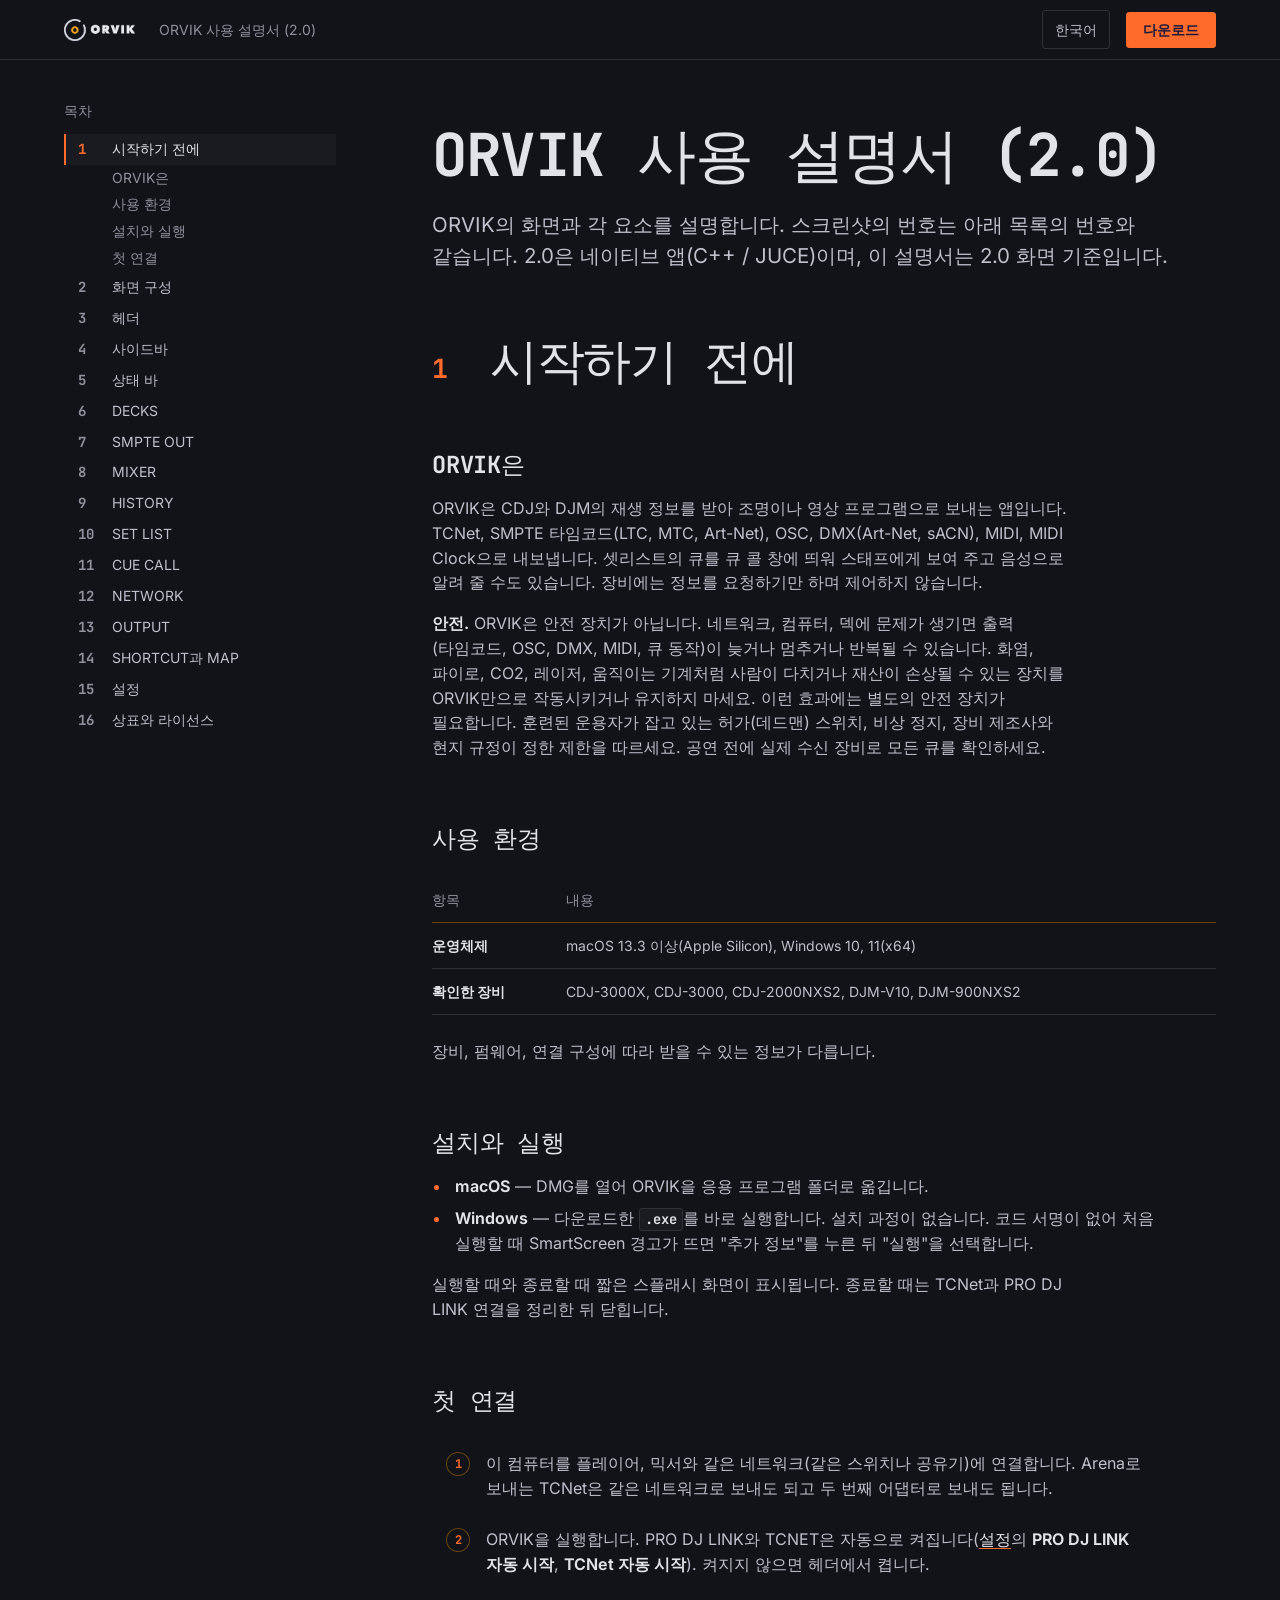
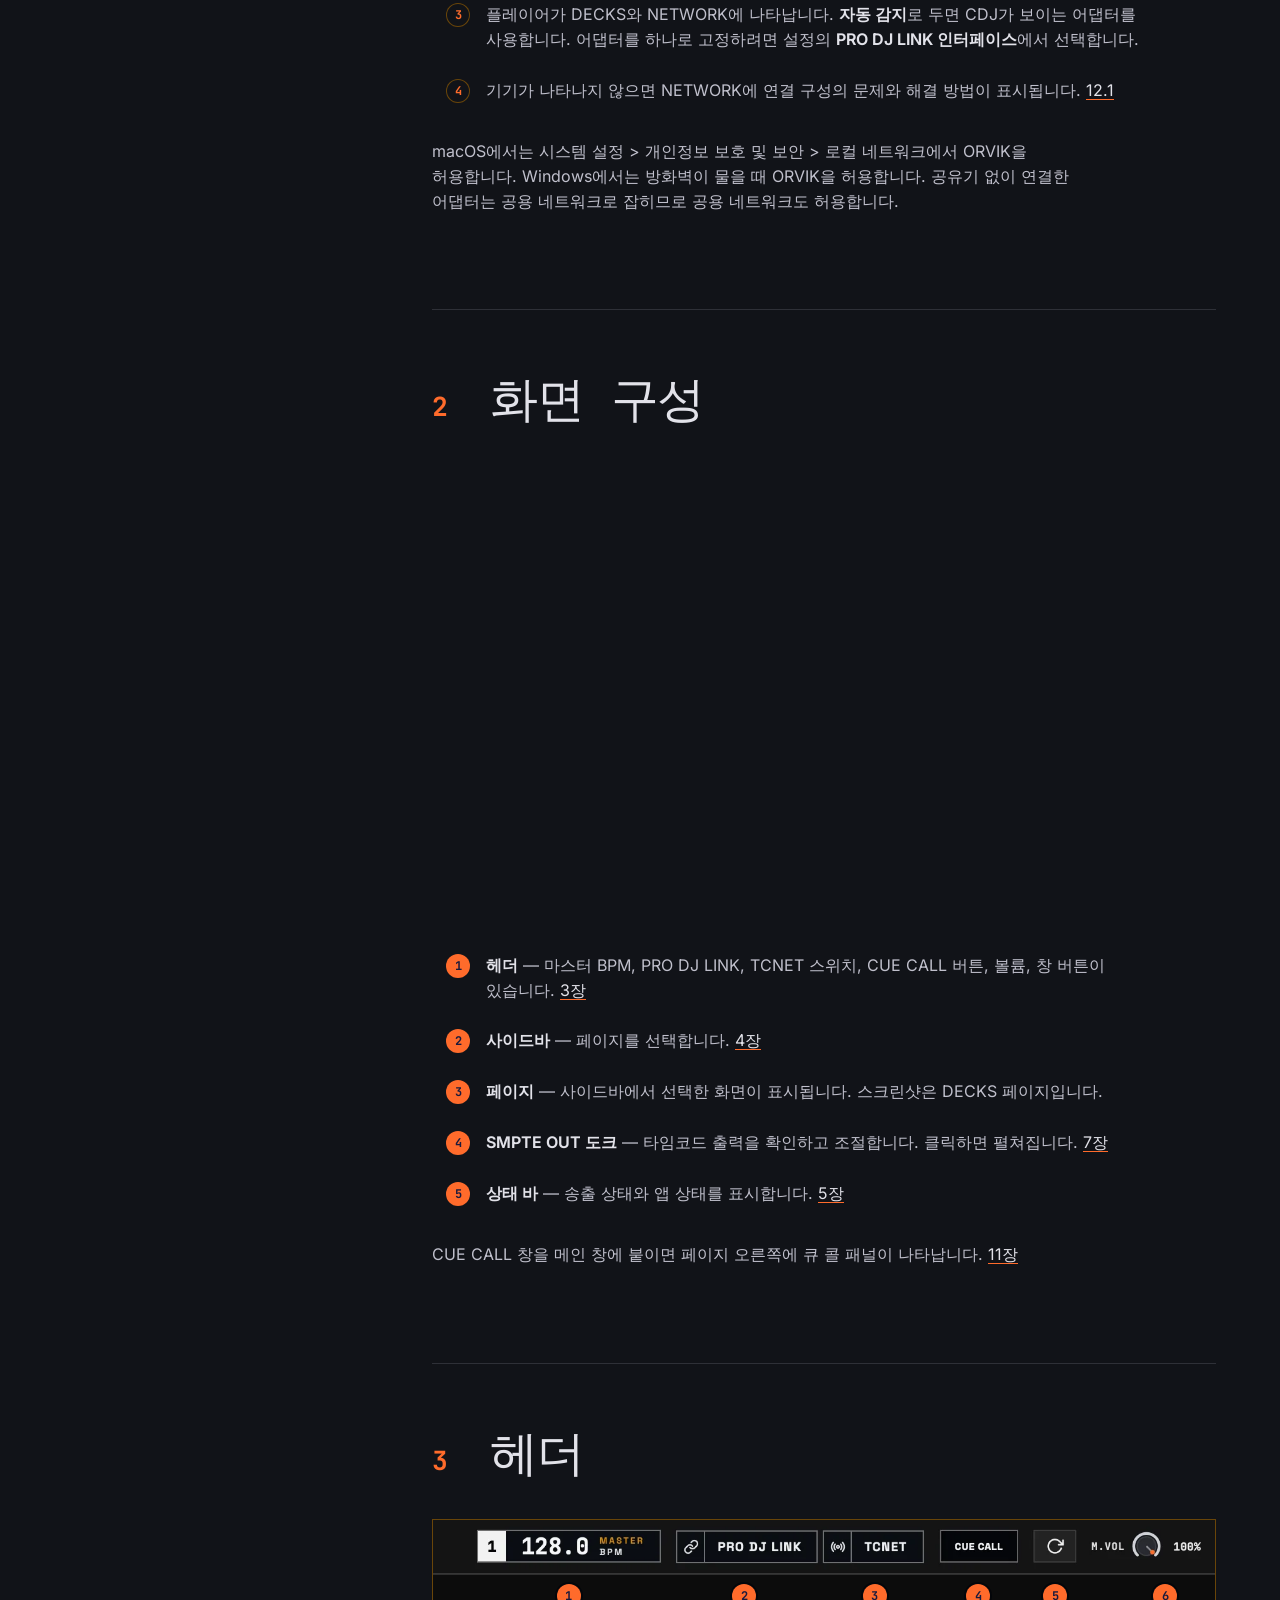
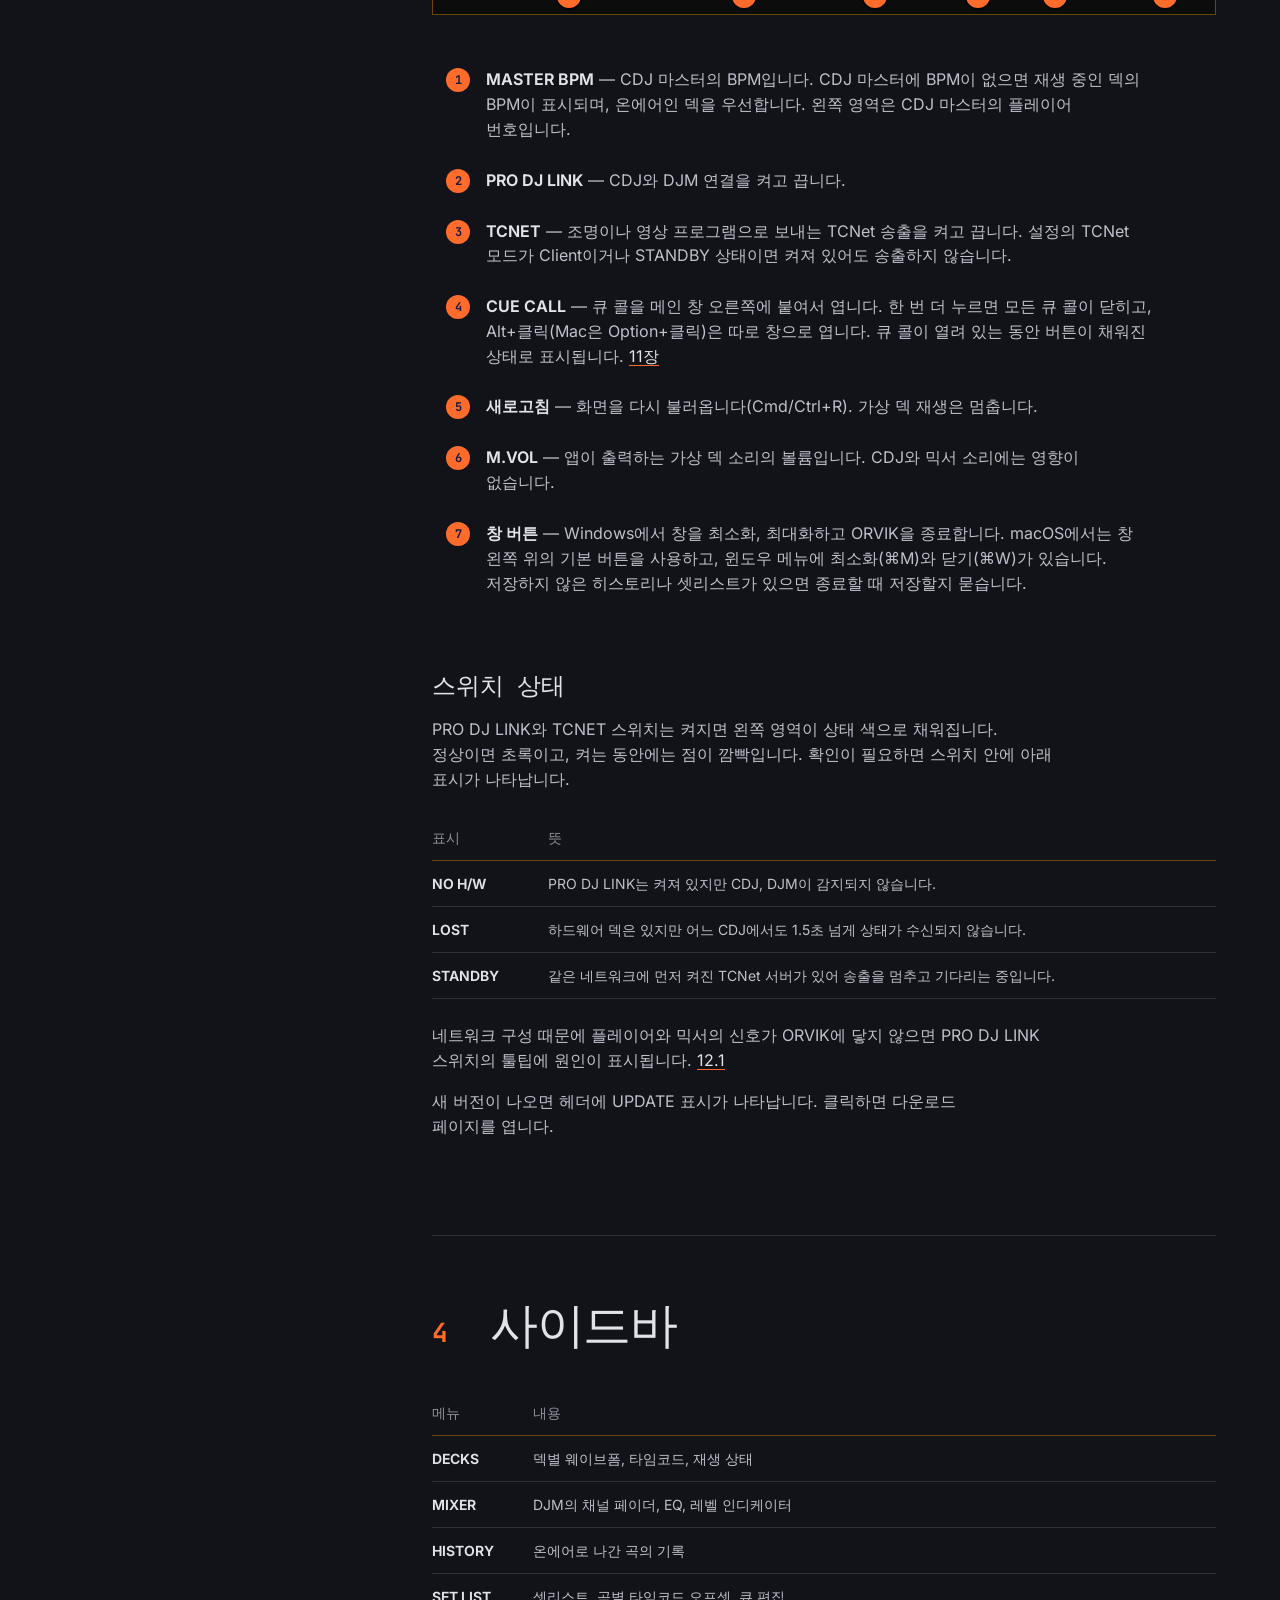
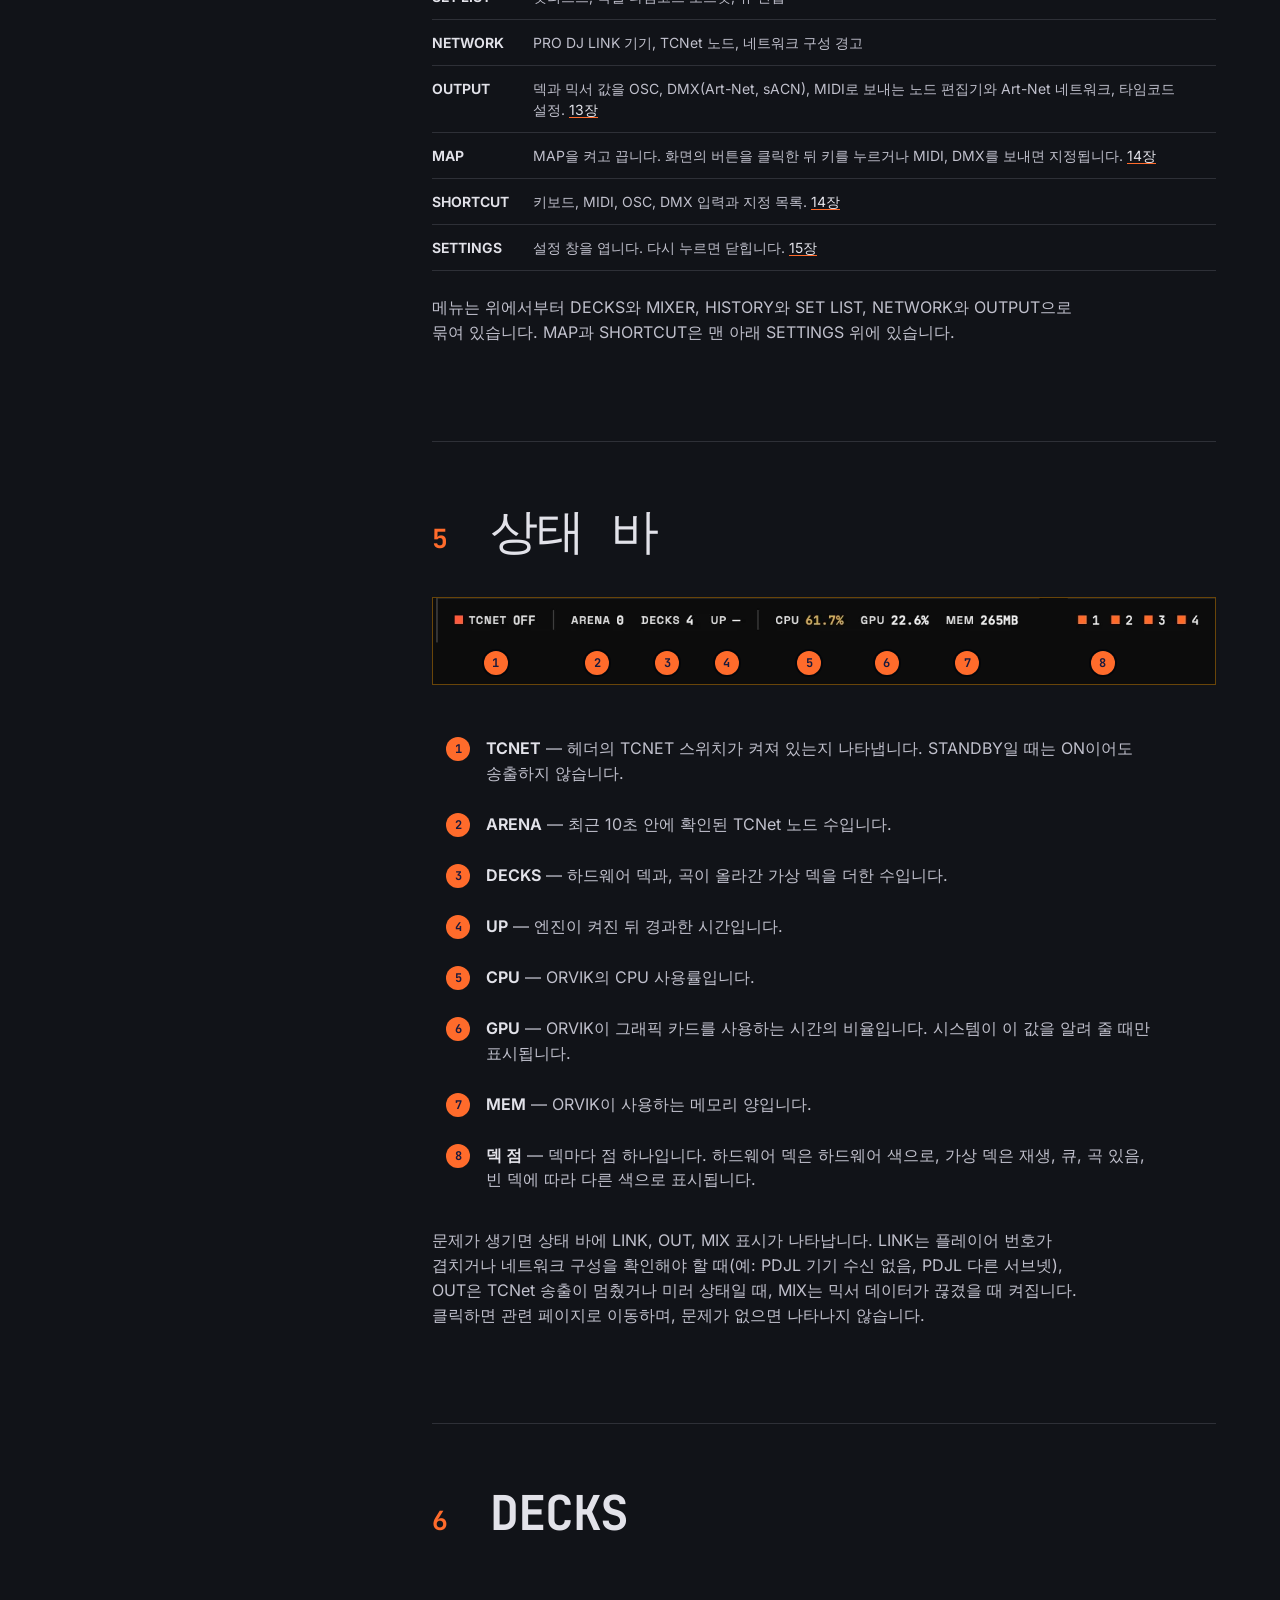
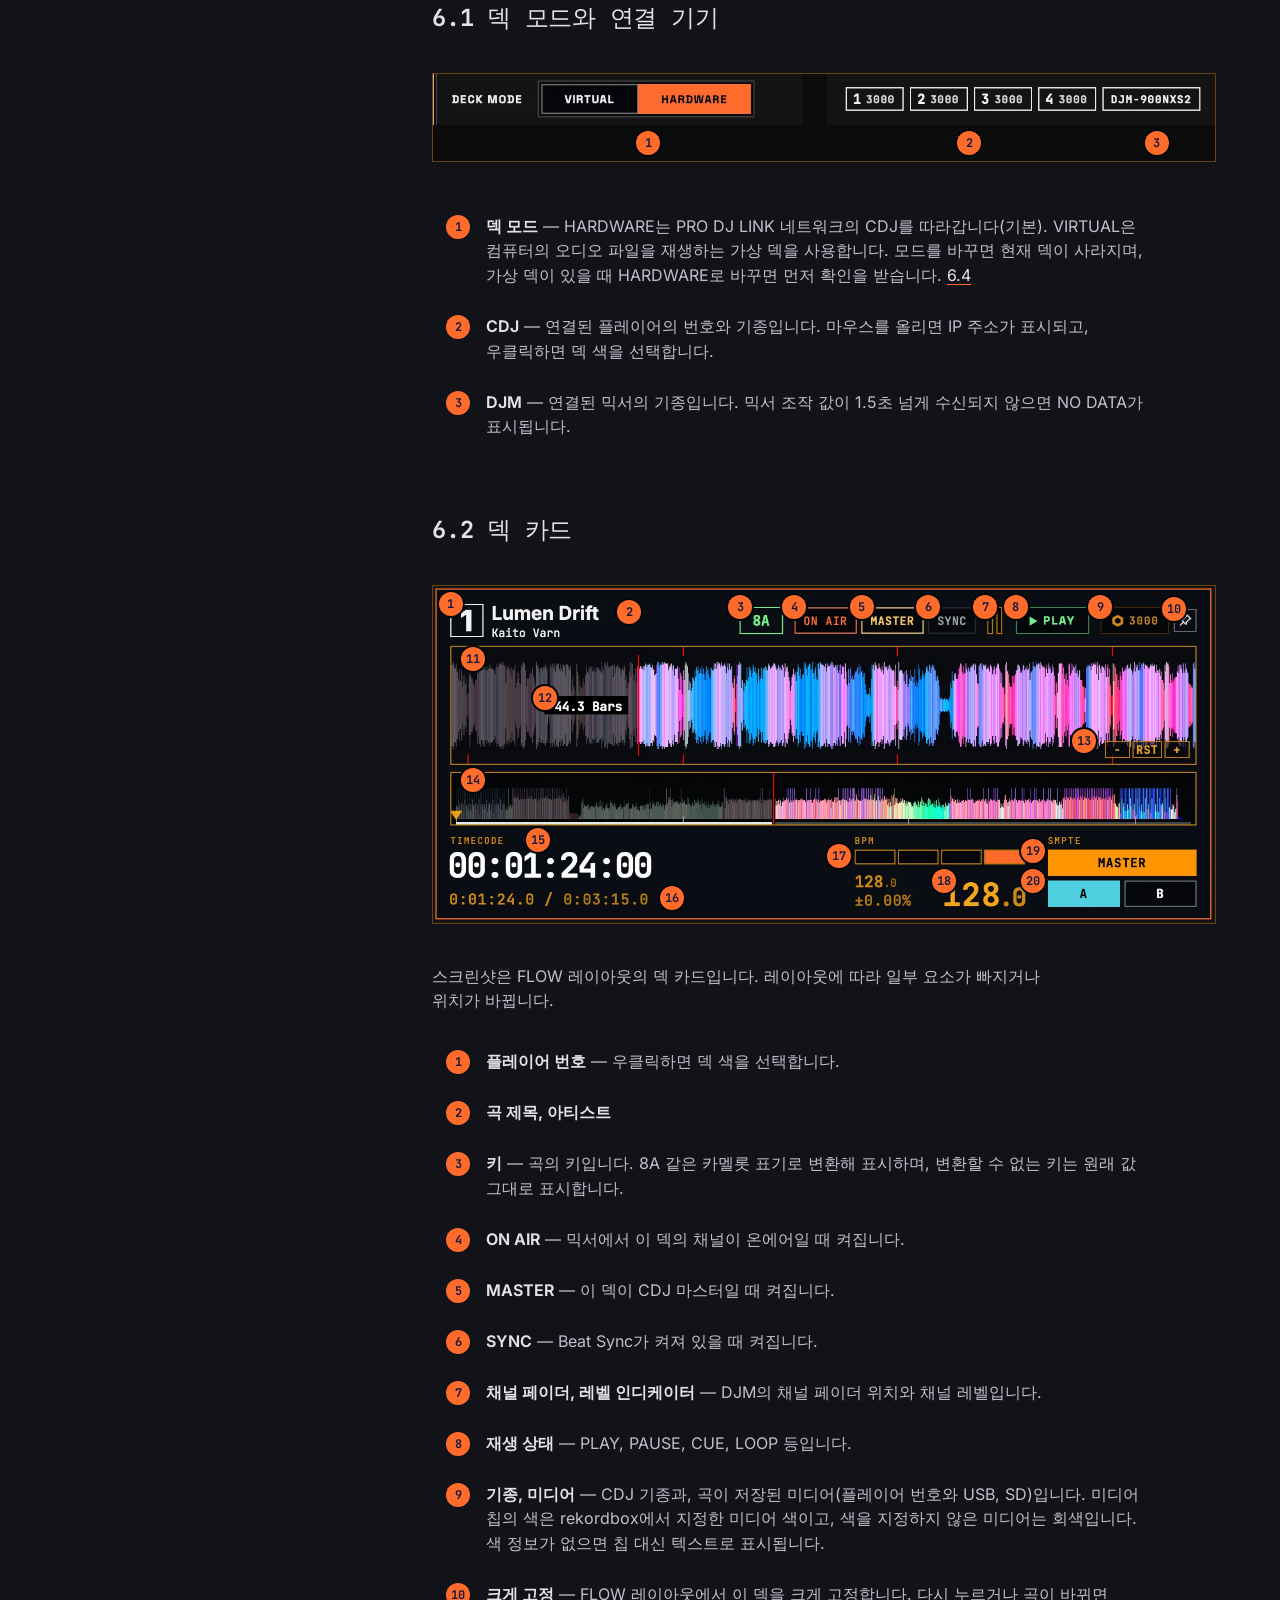
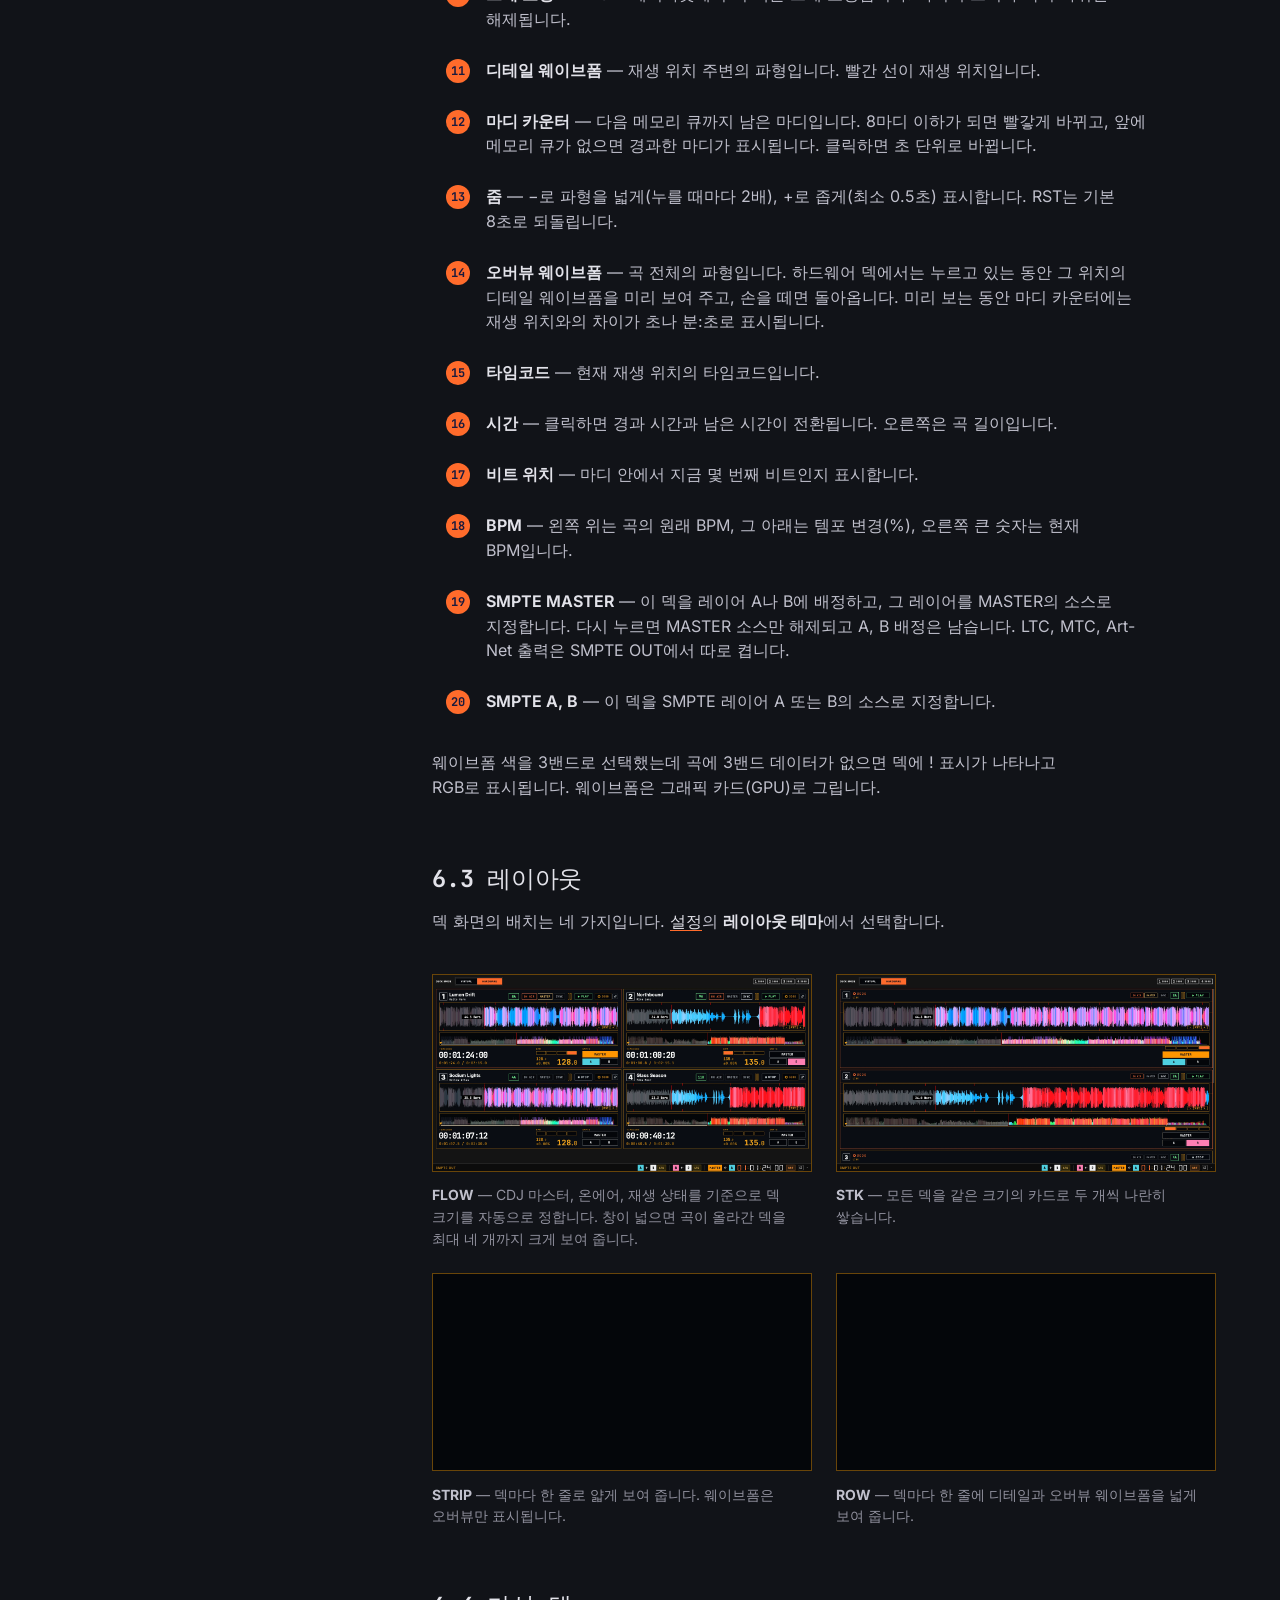
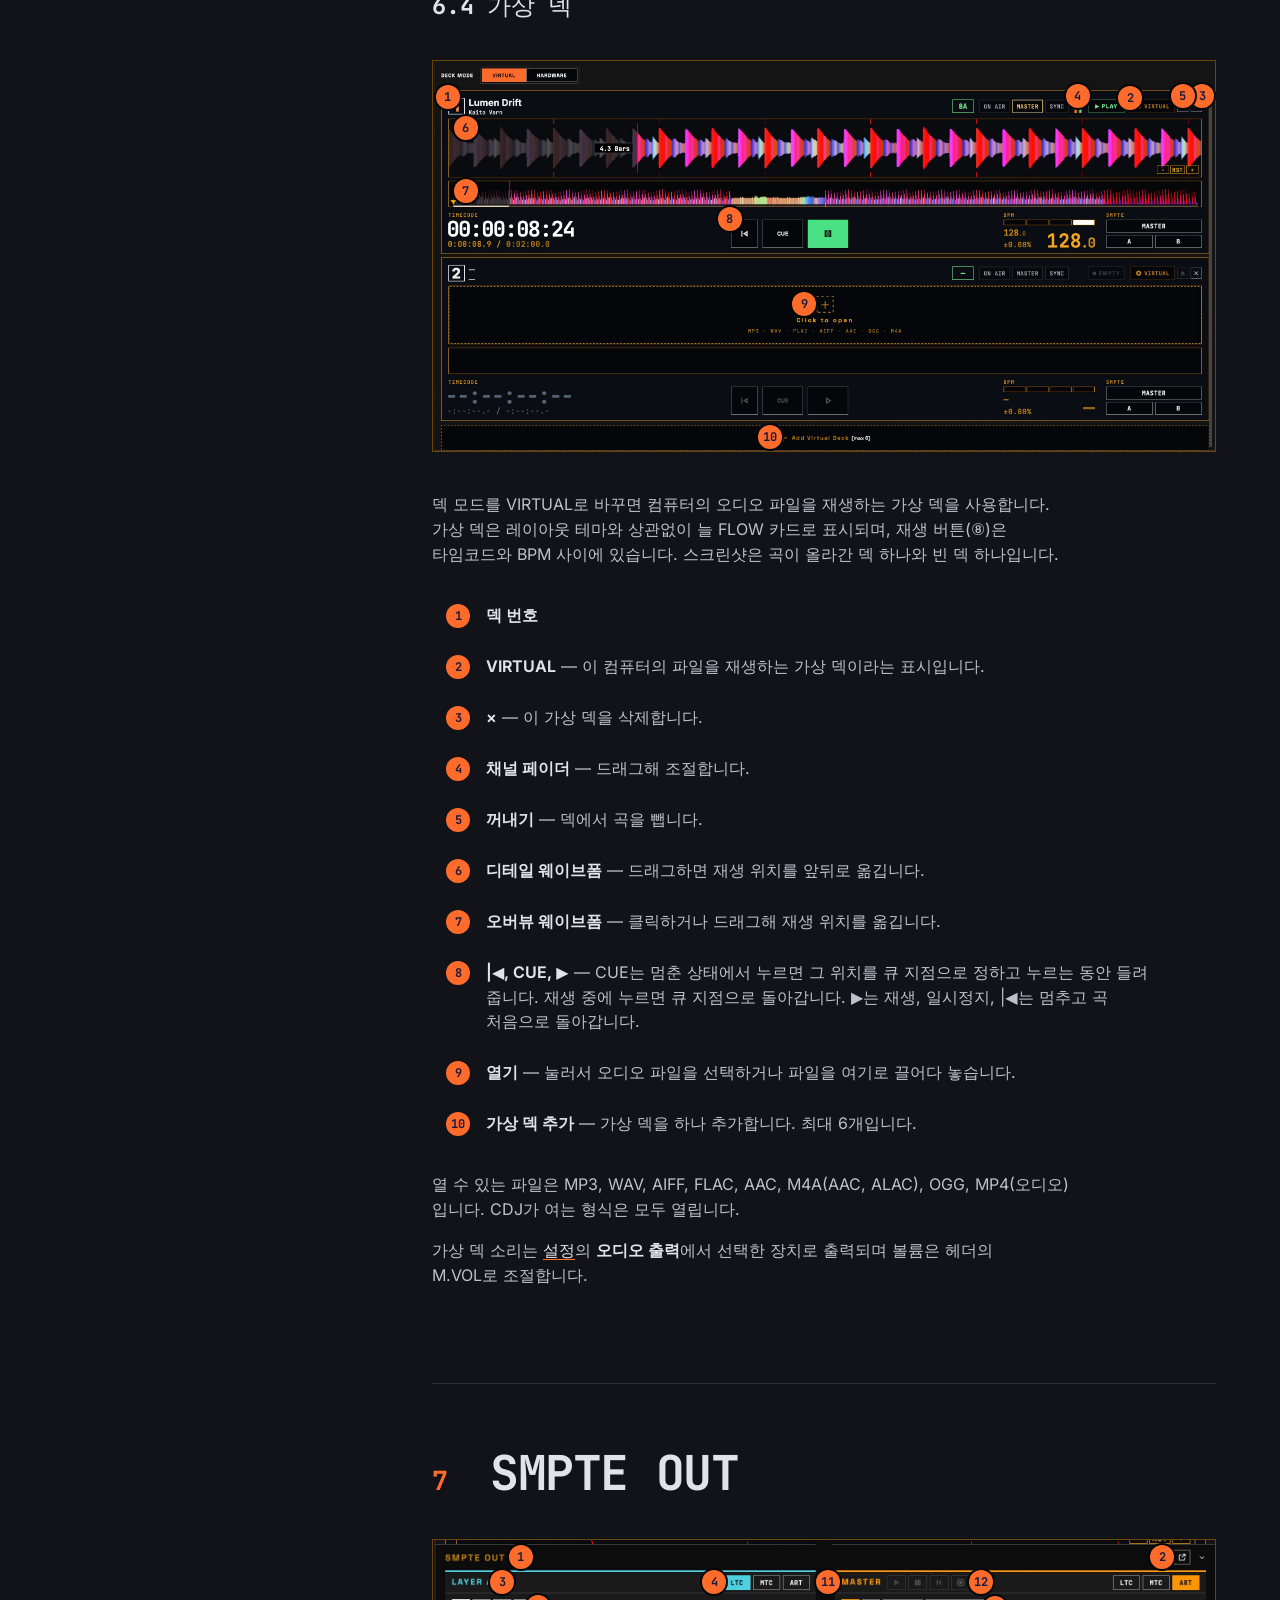
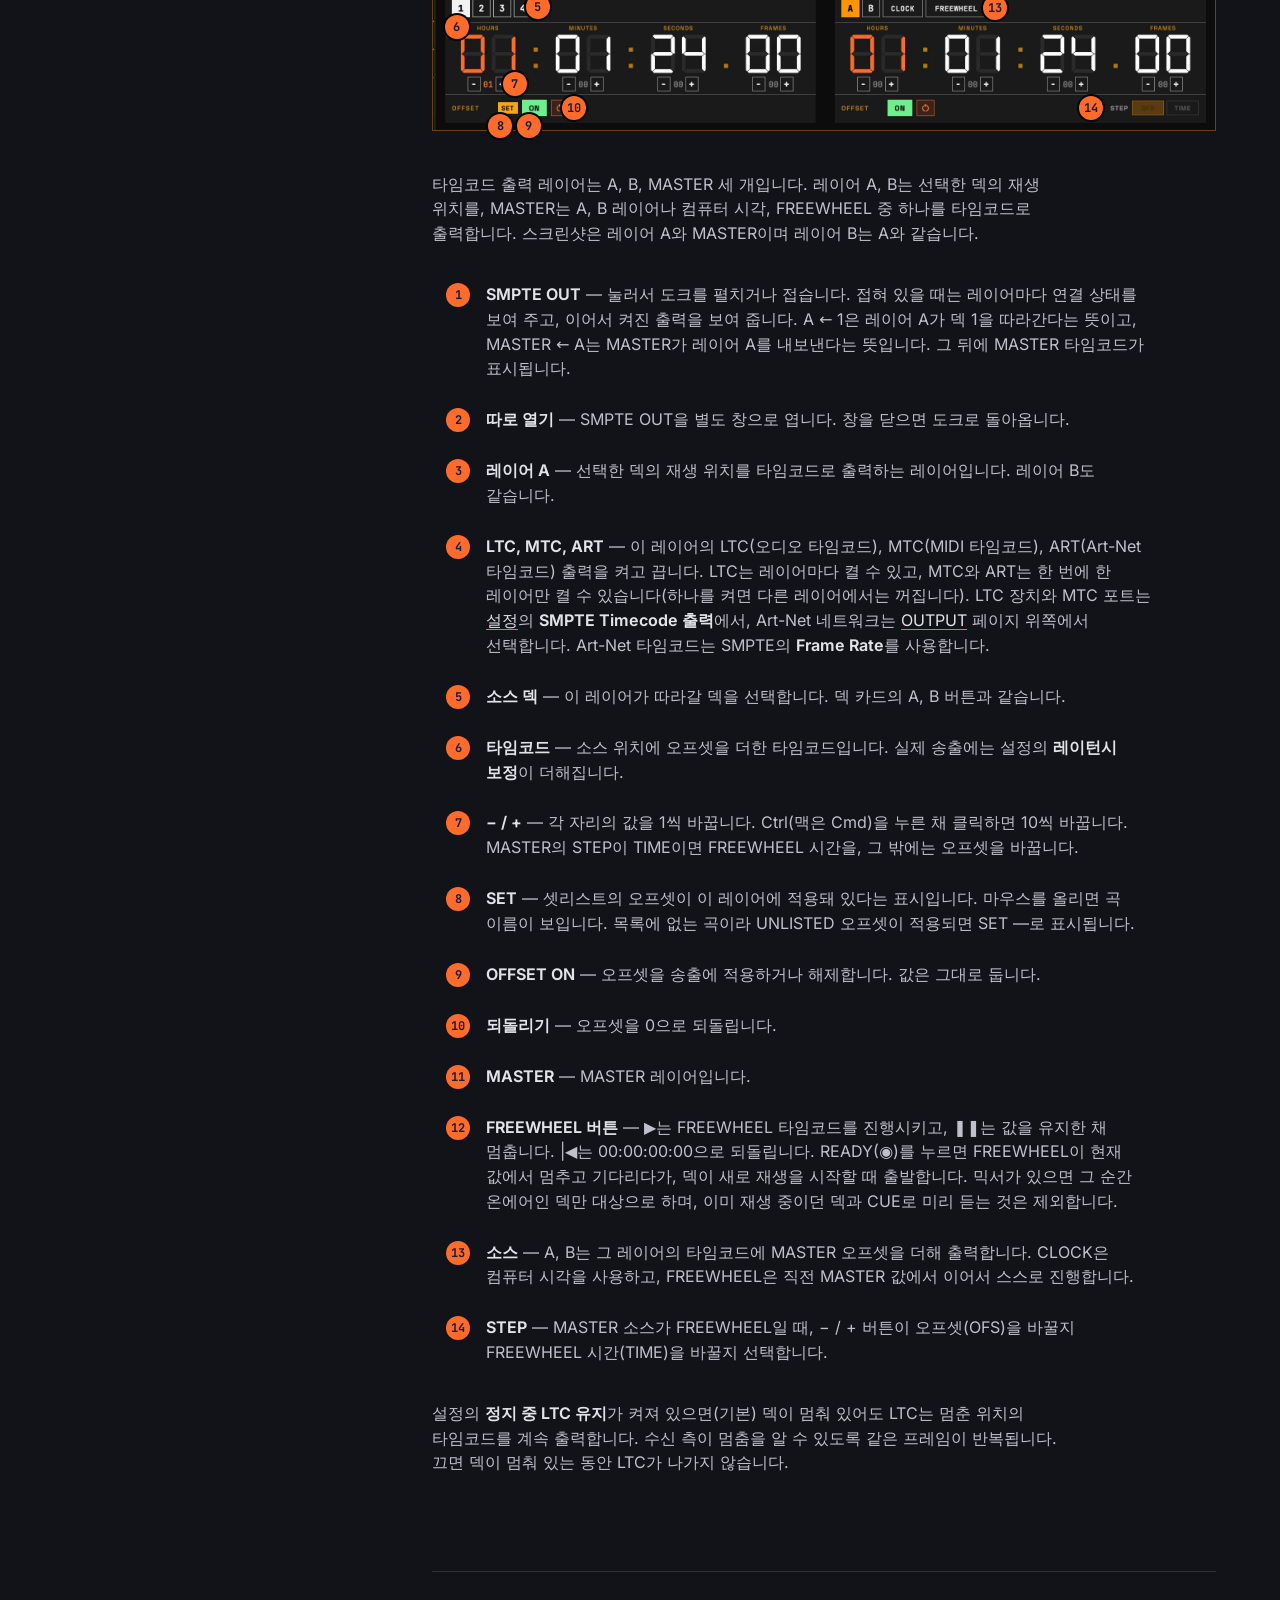
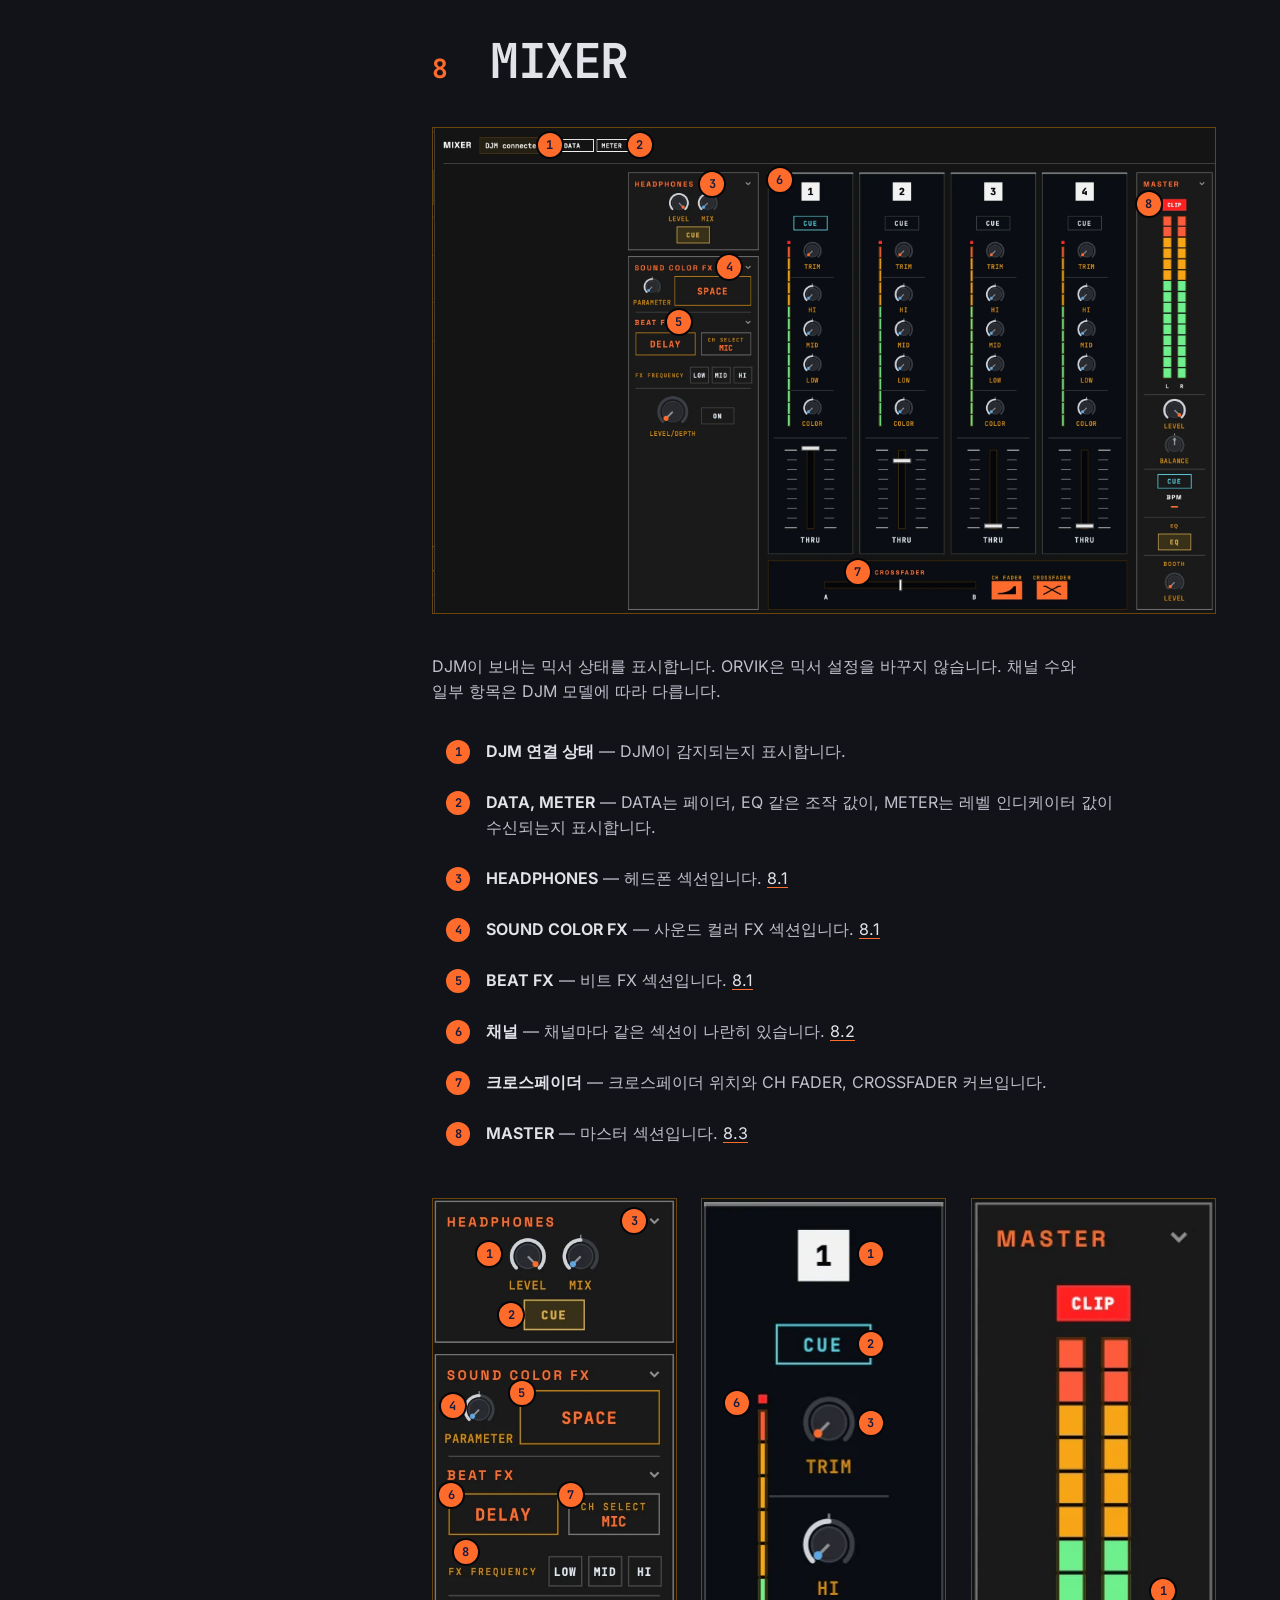
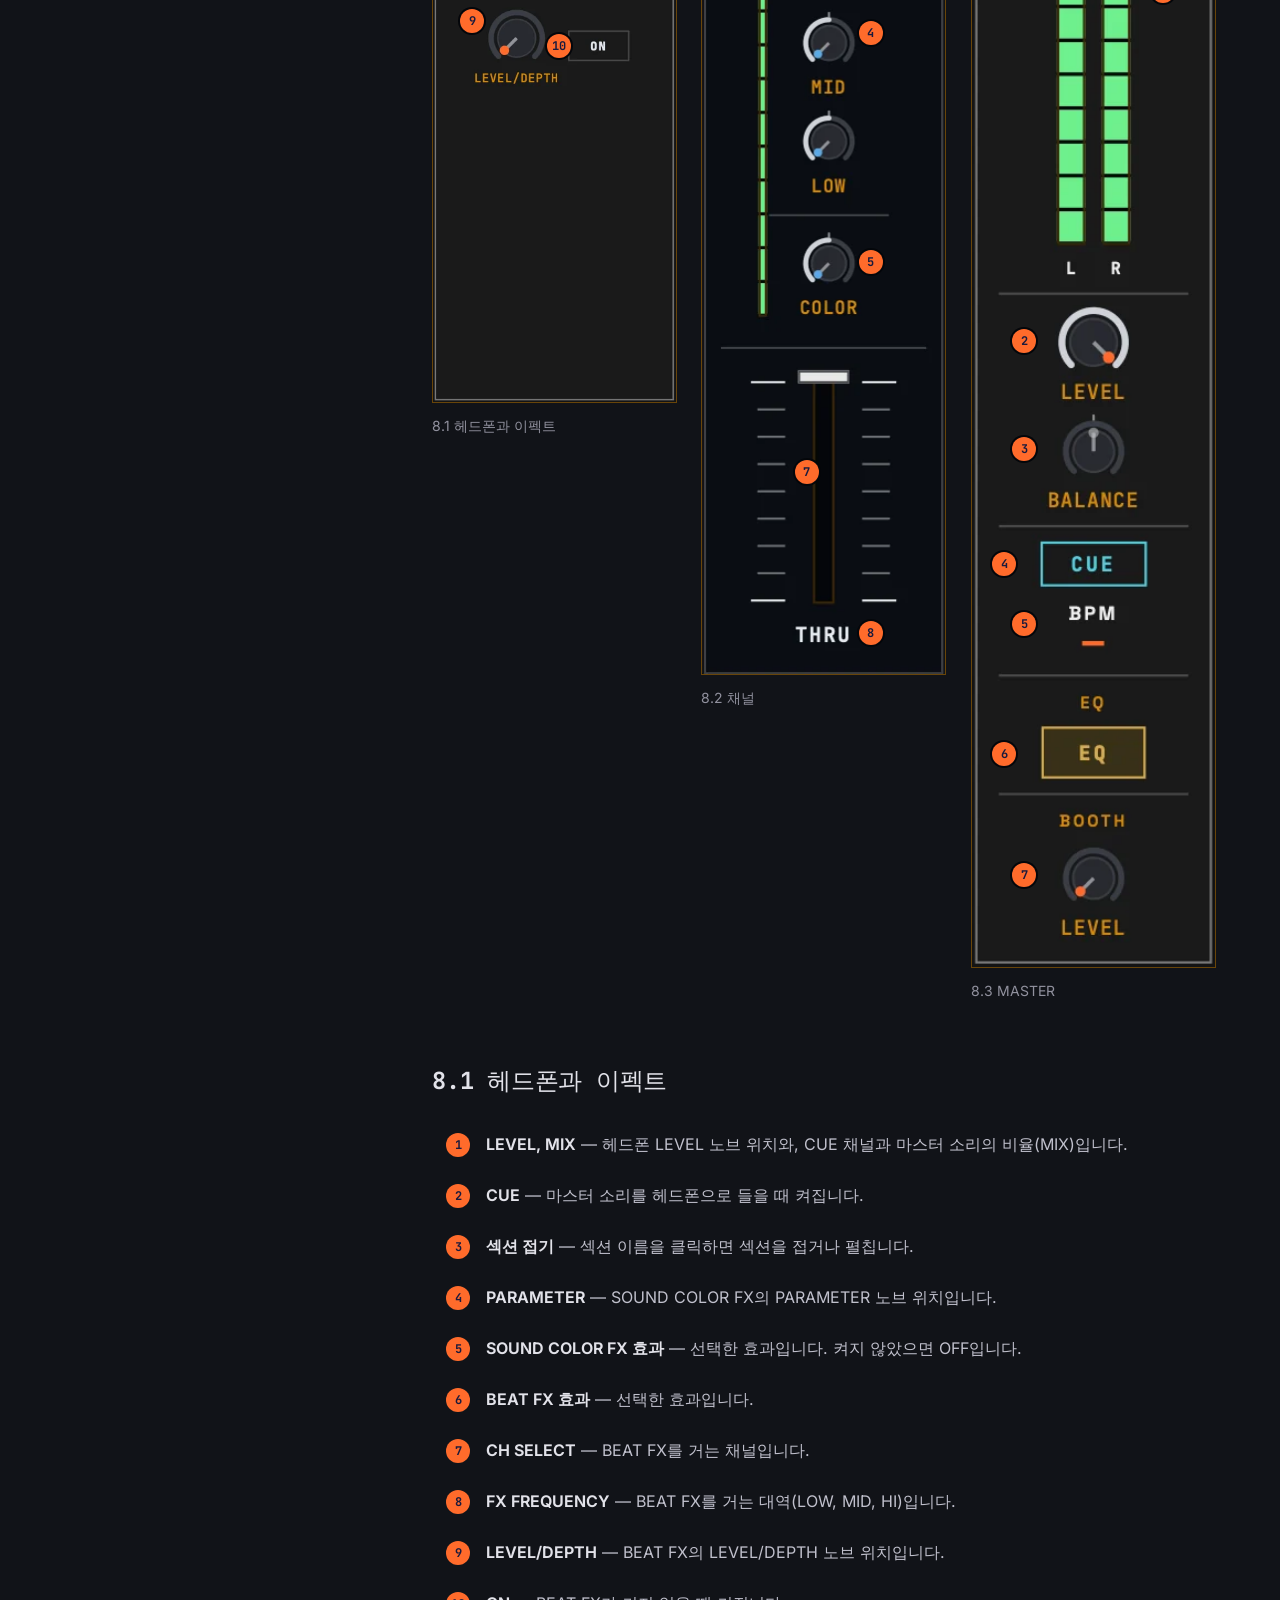
<file: docs/manual/ko/index.html>
<!doctype html>
<html lang="ko">
<head>
<meta charset="utf-8">
<meta name="viewport" content="width=device-width, initial-scale=1, viewport-fit=cover">
<title>ORVIK 사용 설명서 (2.0)</title>
<meta name="description" content="ORVIK의 화면과 각 요소를 설명합니다. 스크린샷의 번호는 아래 목록의 번호와 같습니다. 2.0은 네이티브 앱(C++ / JUCE)이며, 이 설명서는 2.0 화면 기준입니다.">
<meta name="theme-color" content="#111318">
<link rel="icon" href="../../site/img/icon.png">
<link rel="alternate" hreflang="en" href="../../manual/">
<link rel="alternate" hreflang="ko" href="../../manual/ko/">
<link rel="alternate" hreflang="ja" href="../../manual/ja/">
<link rel="alternate" hreflang="es" href="../../manual/es/">
<link rel="alternate" hreflang="de" href="../../manual/de/">
<link rel="alternate" hreflang="fr" href="../../manual/fr/">
<link rel="alternate" hreflang="zh-TW" href="../../manual/zh-tw/">
<script src="../../site/lang.js"></script>
<link rel="preload" href="../../site/fonts/jetbrains-mono-700-latin.woff2" as="font" type="font/woff2" crossorigin>
<link rel="stylesheet" href="../../site/manual.css">
<script>document.documentElement.classList.add('js')</script>
</head>
<body>
<a class="skip" href="#manual">본문으로 건너뛰기</a>
<header class="mbar">
  <div class="mbar-row">
    <a class="mbar-home" href="../../ko/"><img src="../../site/img/wordmark-hero.png" alt="ORVIK 홈" width="783" height="242"></a>
    <span class="mbar-title">ORVIK 사용 설명서 (2.0)</span>
    <nav class="mbar-links" aria-label="언어">
      <details class="langs"><summary>한국어</summary><ul><li><a href="../../manual/" hreflang="en" lang="en">English</a></li><li><a href="../../manual/ko/" hreflang="ko" lang="ko" aria-current="page">한국어</a></li><li><a href="../../manual/ja/" hreflang="ja" lang="ja">日本語</a></li><li><a href="../../manual/es/" hreflang="es" lang="es">Español</a></li><li><a href="../../manual/de/" hreflang="de" lang="de">Deutsch</a></li><li><a href="../../manual/fr/" hreflang="fr" lang="fr">Français</a></li><li><a href="../../manual/zh-tw/" hreflang="zh-TW" lang="zh-TW">繁體中文</a></li></ul></details>
      <a class="btn btn-primary btn-s" href="../../ko/#download">다운로드</a>
    </nav>
  </div>
</header>
<div class="mshell">
  <nav class="toc" aria-label="목차">
    <details class="toc-box" open><summary>목차</summary>
    <ol><li><a href="#1-시작하기-전에"><span class="t-num">1</span>시작하기 전에</a><ol><li><a href="#orvik은">ORVIK은</a></li><li><a href="#사용-환경">사용 환경</a></li><li><a href="#설치와-실행">설치와 실행</a></li><li><a href="#첫-연결">첫 연결</a></li></ol></li><li><a href="#2-화면-구성"><span class="t-num">2</span>화면 구성</a></li><li><a href="#3-헤더"><span class="t-num">3</span>헤더</a><ol><li><a href="#스위치-상태">스위치 상태</a></li></ol></li><li><a href="#4-사이드바"><span class="t-num">4</span>사이드바</a></li><li><a href="#5-상태-바"><span class="t-num">5</span>상태 바</a></li><li><a href="#6-decks"><span class="t-num">6</span>DECKS</a><ol><li><a href="#61-덱-모드와-연결-기기">6.1 덱 모드와 연결 기기</a></li><li><a href="#62-덱-카드">6.2 덱 카드</a></li><li><a href="#63-레이아웃">6.3 레이아웃</a></li><li><a href="#64-가상-덱">6.4 가상 덱</a></li></ol></li><li><a href="#7-smpte-out"><span class="t-num">7</span>SMPTE OUT</a></li><li><a href="#8-mixer"><span class="t-num">8</span>MIXER</a><ol><li><a href="#81-헤드폰과-이펙트">8.1 헤드폰과 이펙트</a></li><li><a href="#82-채널">8.2 채널</a></li><li><a href="#83-master">8.3 MASTER</a></li></ol></li><li><a href="#9-history"><span class="t-num">9</span>HISTORY</a><ol><li><a href="#자동-저장-기록">자동 저장 기록</a></li></ol></li><li><a href="#10-set-list"><span class="t-num">10</span>SET LIST</a><ol><li><a href="#101-큐-편집">10.1 큐 편집</a></li></ol></li><li><a href="#11-cue-call"><span class="t-num">11</span>CUE CALL</a><ol><li><a href="#열기와-붙이기">열기와 붙이기</a></li><li><a href="#따라가는-덱">따라가는 덱</a></li><li><a href="#헤더">헤더</a></li><li><a href="#테마">테마</a></li><li><a href="#남은-시간">남은 시간</a></li><li><a href="#설정-팝업-톱니바퀴">설정 팝업 (톱니바퀴)</a></li><li><a href="#음성-안내">음성 안내</a></li><li><a href="#웹-페이지">웹 페이지</a></li></ol></li><li><a href="#12-network"><span class="t-num">12</span>NETWORK</a><ol><li><a href="#121-연결-구성-경고">12.1 연결 구성 경고</a></li></ol></li><li><a href="#13-output"><span class="t-num">13</span>OUTPUT</a><ol><li><a href="#페이지-위쪽">페이지 위쪽</a></li><li><a href="#왼쪽-목록">왼쪽 목록</a></li><li><a href="#가운데-캔버스와-오른쪽-설정">가운데 캔버스와 오른쪽 설정</a></li><li><a href="#값-이름과-보내는-값">값 이름과 보내는 값</a></li><li><a href="#시간-형식">시간 형식</a></li></ol></li><li><a href="#14-shortcut과-map"><span class="t-num">14</span>SHORTCUT과 MAP</a><ol><li><a href="#shortcut-페이지">SHORTCUT 페이지</a></li><li><a href="#map">MAP</a></li><li><a href="#늘-동작하는-키">늘 동작하는 키</a></li></ol></li><li><a href="#15-설정"><span class="t-num">15</span>설정</a><ol><li><a href="#언어">언어</a></li><li><a href="#덱-레이아웃">덱 레이아웃</a></li><li><a href="#웨이브폼">웨이브폼</a></li><li><a href="#pro-dj-link">PRO DJ LINK</a></li><li><a href="#tcnet">TCNet</a></li><li><a href="#미러-모드">미러 모드</a></li><li><a href="#웹-뷰어">웹 뷰어</a></li><li><a href="#오디오-출력">오디오 출력</a></li><li><a href="#smpte-timecode-출력">SMPTE Timecode 출력</a></li><li><a href="#sacn-출력">sACN 출력</a></li><li><a href="#midi-clock-출력">MIDI Clock 출력</a></li><li><a href="#트랙-라이브러리">트랙 라이브러리</a></li><li><a href="#설정-파일">설정 파일</a></li><li><a href="#정보">정보</a></li></ol></li><li><a href="#16-상표와-라이선스"><span class="t-num">16</span>상표와 라이선스</a></li></ol>
    </details>
  </nav>
  <main id="manual" class="manual">
    <h1 class="m-title">ORVIK 사용 설명서 (2.0)</h1>
    <p class="m-intro">ORVIK의 화면과 각 요소를 설명합니다. 스크린샷의 번호는 아래 목록의 번호와 같습니다. 2.0은 네이티브 앱(C++ / JUCE)이며, 이 설명서는 2.0 화면 기준입니다.</p>
    <section class="chapter" aria-labelledby="1-시작하기-전에">
<h2 id="1-시작하기-전에"><span class="ch-num">1</span><span class="ch-name">시작하기 전에</span></h2>
<h3 id="orvik은">ORVIK은</h3>
<p>ORVIK은 CDJ와 DJM의 재생 정보를 받아 조명이나 영상 프로그램으로 보내는 앱입니다. TCNet, SMPTE 타임코드(LTC, MTC, Art-Net), OSC, DMX(Art-Net, sACN), MIDI, MIDI Clock으로 내보냅니다. 셋리스트의 큐를 큐 콜 창에 띄워 스태프에게 보여 주고 음성으로 알려 줄 수도 있습니다. 장비에는 정보를 요청하기만 하며 제어하지 않습니다.</p>
<p><strong>안전.</strong> ORVIK은 안전 장치가 아닙니다. 네트워크, 컴퓨터, 덱에 문제가 생기면 출력(타임코드, OSC, DMX, MIDI, 큐 동작)이 늦거나 멈추거나 반복될 수 있습니다. 화염, 파이로, CO2, 레이저, 움직이는 기계처럼 사람이 다치거나 재산이 손상될 수 있는 장치를 ORVIK만으로 작동시키거나 유지하지 마세요. 이런 효과에는 별도의 안전 장치가 필요합니다. 훈련된 운용자가 잡고 있는 허가(데드맨) 스위치, 비상 정지, 장비 제조사와 현지 규정이 정한 제한을 따르세요. 공연 전에 실제 수신 장비로 모든 큐를 확인하세요.</p>
<h3 id="사용-환경">사용 환경</h3>
<div class="tbl"><table><thead><tr><th scope="col">항목</th><th scope="col">내용</th></tr></thead><tbody><tr><th scope="row">운영체제</th><td>macOS 13.3 이상(Apple Silicon), Windows 10, 11(x64)</td></tr><tr><th scope="row">확인한 장비</th><td>CDJ-3000X, CDJ-3000, CDJ-2000NXS2, DJM-V10, DJM-900NXS2</td></tr></tbody></table></div>
<p>장비, 펌웨어, 연결 구성에 따라 받을 수 있는 정보가 다릅니다.</p>
<h3 id="설치와-실행">설치와 실행</h3>
<ul class="bul"><li><strong>macOS</strong> — DMG를 열어 ORVIK을 응용 프로그램 폴더로 옮깁니다.</li><li><strong>Windows</strong> — 다운로드한 <code>.exe</code>를 바로 실행합니다. 설치 과정이 없습니다. 코드 서명이 없어 처음 실행할 때 SmartScreen 경고가 뜨면 "추가 정보"를 누른 뒤 "실행"을 선택합니다.</li></ul>
<p>실행할 때와 종료할 때 짧은 스플래시 화면이 표시됩니다. 종료할 때는 TCNet과 PRO DJ LINK 연결을 정리한 뒤 닫힙니다.</p>
<h3 id="첫-연결">첫 연결</h3>
<ol class="legend"><li data-n="1"><span class="badge" aria-hidden="true">1</span><div class="li-body">이 컴퓨터를 플레이어, 믹서와 같은 네트워크(같은 스위치나 공유기)에 연결합니다. Arena로 보내는 TCNet은 같은 네트워크로 보내도 되고 두 번째 어댑터로 보내도 됩니다.</div></li><li data-n="2"><span class="badge" aria-hidden="true">2</span><div class="li-body">ORVIK을 실행합니다. PRO DJ LINK와 TCNET은 자동으로 켜집니다(<a href="#15-설정">설정</a>의 <strong>PRO DJ LINK 자동 시작</strong>, <strong>TCNet 자동 시작</strong>). 켜지지 않으면 헤더에서 켭니다.</div></li><li data-n="3"><span class="badge" aria-hidden="true">3</span><div class="li-body">플레이어가 DECKS와 NETWORK에 나타납니다. <strong>자동 감지</strong>로 두면 CDJ가 보이는 어댑터를 사용합니다. 어댑터를 하나로 고정하려면 설정의 <strong>PRO DJ LINK 인터페이스</strong>에서 선택합니다.</div></li><li data-n="4"><span class="badge" aria-hidden="true">4</span><div class="li-body">기기가 나타나지 않으면 NETWORK에 연결 구성의 문제와 해결 방법이 표시됩니다. <a href="#121-연결-구성-경고">12.1</a></div></li></ol>
<p>macOS에서는 시스템 설정 &gt; 개인정보 보호 및 보안 &gt; 로컬 네트워크에서 ORVIK을 허용합니다. Windows에서는 방화벽이 물을 때 ORVIK을 허용합니다. 공유기 없이 연결한 어댑터는 공용 네트워크로 잡히므로 공용 네트워크도 허용합니다.</p>
</section>
<section class="chapter" aria-labelledby="2-화면-구성">
<h2 id="2-화면-구성"><span class="ch-num">2</span><span class="ch-name">화면 구성</span></h2>
<figure class="fig has-marks" data-fig="01-overview"><div class="fig-frame"><img src="../img/01-overview.webp" alt="화면 구성" width="1440" height="800" loading="lazy" decoding="async"><span class="mk" data-n="1" style="left:45.139%;top:2.625%" aria-hidden="true">1</span><span class="mk" data-n="2" style="left:1.806%;top:62.500%" aria-hidden="true">2</span><span class="mk" data-n="3" style="left:51.528%;top:48.750%" aria-hidden="true">3</span><span class="mk" data-n="4" style="left:11.458%;top:94.000%" aria-hidden="true">4</span><span class="mk" data-n="5" style="left:41.667%;top:98.000%" aria-hidden="true">5</span></div></figure>
<ol class="legend" data-legend="01-overview"><li data-n="1"><span class="badge" aria-hidden="true">1</span><div class="li-body"><strong>헤더</strong> — 마스터 BPM, PRO DJ LINK, TCNET 스위치, CUE CALL 버튼, 볼륨, 창 버튼이 있습니다. <a href="#3-헤더">3장</a></div></li><li data-n="2"><span class="badge" aria-hidden="true">2</span><div class="li-body"><strong>사이드바</strong> — 페이지를 선택합니다. <a href="#4-사이드바">4장</a></div></li><li data-n="3"><span class="badge" aria-hidden="true">3</span><div class="li-body"><strong>페이지</strong> — 사이드바에서 선택한 화면이 표시됩니다. 스크린샷은 DECKS 페이지입니다.</div></li><li data-n="4"><span class="badge" aria-hidden="true">4</span><div class="li-body"><strong>SMPTE OUT 도크</strong> — 타임코드 출력을 확인하고 조절합니다. 클릭하면 펼쳐집니다. <a href="#7-smpte-out">7장</a></div></li><li data-n="5"><span class="badge" aria-hidden="true">5</span><div class="li-body"><strong>상태 바</strong> — 송출 상태와 앱 상태를 표시합니다. <a href="#5-상태-바">5장</a></div></li></ol>
<p>CUE CALL 창을 메인 창에 붙이면 페이지 오른쪽에 큐 콜 패널이 나타납니다. <a href="#11-cue-call">11장</a></p>
</section>
<section class="chapter" aria-labelledby="3-헤더">
<h2 id="3-헤더"><span class="ch-num">3</span><span class="ch-name">헤더</span></h2>
<figure class="fig has-marks" data-fig="02-header"><div class="fig-frame"><img src="../img/02-header.webp" alt="헤더" width="620" height="76" loading="lazy" decoding="async"><span class="mk" data-n="1" style="left:17.419%;top:80.263%" aria-hidden="true">1</span><span class="mk" data-n="2" style="left:39.839%;top:80.263%" aria-hidden="true">2</span><span class="mk" data-n="3" style="left:56.452%;top:80.263%" aria-hidden="true">3</span><span class="mk" data-n="4" style="left:69.677%;top:80.263%" aria-hidden="true">4</span><span class="mk" data-n="5" style="left:79.516%;top:80.263%" aria-hidden="true">5</span><span class="mk" data-n="6" style="left:93.548%;top:80.263%" aria-hidden="true">6</span></div></figure>
<ol class="legend" data-legend="02-header"><li data-n="1"><span class="badge" aria-hidden="true">1</span><div class="li-body"><strong>MASTER BPM</strong> — CDJ 마스터의 BPM입니다. CDJ 마스터에 BPM이 없으면 재생 중인 덱의 BPM이 표시되며, 온에어인 덱을 우선합니다. 왼쪽 영역은 CDJ 마스터의 플레이어 번호입니다.</div></li><li data-n="2"><span class="badge" aria-hidden="true">2</span><div class="li-body"><strong>PRO DJ LINK</strong> — CDJ와 DJM 연결을 켜고 끕니다.</div></li><li data-n="3"><span class="badge" aria-hidden="true">3</span><div class="li-body"><strong>TCNET</strong> — 조명이나 영상 프로그램으로 보내는 TCNet 송출을 켜고 끕니다. 설정의 TCNet 모드가 Client이거나 STANDBY 상태이면 켜져 있어도 송출하지 않습니다.</div></li><li data-n="4"><span class="badge" aria-hidden="true">4</span><div class="li-body"><strong>CUE CALL</strong> — 큐 콜을 메인 창 오른쪽에 붙여서 엽니다. 한 번 더 누르면 모든 큐 콜이 닫히고, Alt+클릭(Mac은 Option+클릭)은 따로 창으로 엽니다. 큐 콜이 열려 있는 동안 버튼이 채워진 상태로 표시됩니다. <a href="#11-cue-call">11장</a></div></li><li data-n="5"><span class="badge" aria-hidden="true">5</span><div class="li-body"><strong>새로고침</strong> — 화면을 다시 불러옵니다(Cmd/Ctrl+R). 가상 덱 재생은 멈춥니다.</div></li><li data-n="6"><span class="badge" aria-hidden="true">6</span><div class="li-body"><strong>M.VOL</strong> — 앱이 출력하는 가상 덱 소리의 볼륨입니다. CDJ와 믹서 소리에는 영향이 없습니다.</div></li><li data-n="7"><span class="badge" aria-hidden="true">7</span><div class="li-body"><strong>창 버튼</strong> — Windows에서 창을 최소화, 최대화하고 ORVIK을 종료합니다. macOS에서는 창 왼쪽 위의 기본 버튼을 사용하고, 윈도우 메뉴에 최소화(⌘M)와 닫기(⌘W)가 있습니다. 저장하지 않은 히스토리나 셋리스트가 있으면 종료할 때 저장할지 묻습니다.</div></li></ol>
<h3 id="스위치-상태">스위치 상태</h3>
<p>PRO DJ LINK와 TCNET 스위치는 켜지면 왼쪽 영역이 상태 색으로 채워집니다. 정상이면 초록이고, 켜는 동안에는 점이 깜빡입니다. 확인이 필요하면 스위치 안에 아래 표시가 나타납니다.</p>
<div class="tbl"><table><thead><tr><th scope="col">표시</th><th scope="col">뜻</th></tr></thead><tbody><tr><th scope="row">NO H/W</th><td>PRO DJ LINK는 켜져 있지만 CDJ, DJM이 감지되지 않습니다.</td></tr><tr><th scope="row">LOST</th><td>하드웨어 덱은 있지만 어느 CDJ에서도 1.5초 넘게 상태가 수신되지 않습니다.</td></tr><tr><th scope="row">STANDBY</th><td>같은 네트워크에 먼저 켜진 TCNet 서버가 있어 송출을 멈추고 기다리는 중입니다.</td></tr></tbody></table></div>
<p>네트워크 구성 때문에 플레이어와 믹서의 신호가 ORVIK에 닿지 않으면 PRO DJ LINK 스위치의 툴팁에 원인이 표시됩니다. <a href="#121-연결-구성-경고">12.1</a></p>
<p>새 버전이 나오면 헤더에 UPDATE 표시가 나타납니다. 클릭하면 다운로드 페이지를 엽니다.</p>
</section>
<section class="chapter" aria-labelledby="4-사이드바">
<h2 id="4-사이드바"><span class="ch-num">4</span><span class="ch-name">사이드바</span></h2>
<div class="tbl"><table><thead><tr><th scope="col">메뉴</th><th scope="col">내용</th></tr></thead><tbody><tr><th scope="row">DECKS</th><td>덱별 웨이브폼, 타임코드, 재생 상태</td></tr><tr><th scope="row">MIXER</th><td>DJM의 채널 페이더, EQ, 레벨 인디케이터</td></tr><tr><th scope="row">HISTORY</th><td>온에어로 나간 곡의 기록</td></tr><tr><th scope="row">SET LIST</th><td>셋리스트, 곡별 타임코드 오프셋, 큐 편집</td></tr><tr><th scope="row">NETWORK</th><td>PRO DJ LINK 기기, TCNet 노드, 네트워크 구성 경고</td></tr><tr><th scope="row">OUTPUT</th><td>덱과 믹서 값을 OSC, DMX(Art-Net, sACN), MIDI로 보내는 노드 편집기와 Art-Net 네트워크, 타임코드 설정. <a href="#13-output">13장</a></td></tr><tr><th scope="row">MAP</th><td>MAP을 켜고 끕니다. 화면의 버튼을 클릭한 뒤 키를 누르거나 MIDI, DMX를 보내면 지정됩니다. <a href="#14-shortcut과-map">14장</a></td></tr><tr><th scope="row">SHORTCUT</th><td>키보드, MIDI, OSC, DMX 입력과 지정 목록. <a href="#14-shortcut과-map">14장</a></td></tr><tr><th scope="row">SETTINGS</th><td>설정 창을 엽니다. 다시 누르면 닫힙니다. <a href="#15-설정">15장</a></td></tr></tbody></table></div>
<p>메뉴는 위에서부터 DECKS와 MIXER, HISTORY와 SET LIST, NETWORK와 OUTPUT으로 묶여 있습니다. MAP과 SHORTCUT은 맨 아래 SETTINGS 위에 있습니다.</p>
</section>
<section class="chapter" aria-labelledby="5-상태-바">
<h2 id="5-상태-바"><span class="ch-num">5</span><span class="ch-name">상태 바</span></h2>
<figure class="fig has-marks" data-fig="05-status-bar"><div class="fig-frame"><img src="../img/05-status-bar.webp" alt="상태 바" width="555" height="62" loading="lazy" decoding="async"><span class="mk" data-n="1" style="left:8.108%;top:75.806%" aria-hidden="true">1</span><span class="mk" data-n="2" style="left:21.081%;top:75.806%" aria-hidden="true">2</span><span class="mk" data-n="3" style="left:30.000%;top:75.806%" aria-hidden="true">3</span><span class="mk" data-n="4" style="left:37.568%;top:75.806%" aria-hidden="true">4</span><span class="mk" data-n="5" style="left:48.108%;top:75.806%" aria-hidden="true">5</span><span class="mk" data-n="6" style="left:58.018%;top:75.806%" aria-hidden="true">6</span><span class="mk" data-n="7" style="left:68.288%;top:75.806%" aria-hidden="true">7</span><span class="mk" data-n="8" style="left:85.586%;top:75.806%" aria-hidden="true">8</span></div></figure>
<ol class="legend" data-legend="05-status-bar"><li data-n="1"><span class="badge" aria-hidden="true">1</span><div class="li-body"><strong>TCNET</strong> — 헤더의 TCNET 스위치가 켜져 있는지 나타냅니다. STANDBY일 때는 ON이어도 송출하지 않습니다.</div></li><li data-n="2"><span class="badge" aria-hidden="true">2</span><div class="li-body"><strong>ARENA</strong> — 최근 10초 안에 확인된 TCNet 노드 수입니다.</div></li><li data-n="3"><span class="badge" aria-hidden="true">3</span><div class="li-body"><strong>DECKS</strong> — 하드웨어 덱과, 곡이 올라간 가상 덱을 더한 수입니다.</div></li><li data-n="4"><span class="badge" aria-hidden="true">4</span><div class="li-body"><strong>UP</strong> — 엔진이 켜진 뒤 경과한 시간입니다.</div></li><li data-n="5"><span class="badge" aria-hidden="true">5</span><div class="li-body"><strong>CPU</strong> — ORVIK의 CPU 사용률입니다.</div></li><li data-n="6"><span class="badge" aria-hidden="true">6</span><div class="li-body"><strong>GPU</strong> — ORVIK이 그래픽 카드를 사용하는 시간의 비율입니다. 시스템이 이 값을 알려 줄 때만 표시됩니다.</div></li><li data-n="7"><span class="badge" aria-hidden="true">7</span><div class="li-body"><strong>MEM</strong> — ORVIK이 사용하는 메모리 양입니다.</div></li><li data-n="8"><span class="badge" aria-hidden="true">8</span><div class="li-body"><strong>덱 점</strong> — 덱마다 점 하나입니다. 하드웨어 덱은 하드웨어 색으로, 가상 덱은 재생, 큐, 곡 있음, 빈 덱에 따라 다른 색으로 표시됩니다.</div></li></ol>
<p>문제가 생기면 상태 바에 LINK, OUT, MIX 표시가 나타납니다. LINK는 플레이어 번호가 겹치거나 네트워크 구성을 확인해야 할 때(예: PDJL 기기 수신 없음, PDJL 다른 서브넷), OUT은 TCNet 송출이 멈췄거나 미러 상태일 때, MIX는 믹서 데이터가 끊겼을 때 켜집니다. 클릭하면 관련 페이지로 이동하며, 문제가 없으면 나타나지 않습니다.</p>
</section>
<section class="chapter" aria-labelledby="6-decks">
<h2 id="6-decks"><span class="ch-num">6</span><span class="ch-name">DECKS</span></h2>
<h3 id="61-덱-모드와-연결-기기">6.1 덱 모드와 연결 기기</h3>
<figure class="fig has-marks" data-fig="03-deck-top"><div class="fig-frame"><img src="../img/03-deck-top.webp" alt="덱 모드와 연결 기기" width="635" height="72" loading="lazy" decoding="async"><span class="mk" data-n="1" style="left:27.559%;top:79.167%" aria-hidden="true">1</span><span class="mk" data-n="2" style="left:68.504%;top:79.167%" aria-hidden="true">2</span><span class="mk" data-n="3" style="left:92.441%;top:79.167%" aria-hidden="true">3</span></div></figure>
<ol class="legend" data-legend="03-deck-top"><li data-n="1"><span class="badge" aria-hidden="true">1</span><div class="li-body"><strong>덱 모드</strong> — HARDWARE는 PRO DJ LINK 네트워크의 CDJ를 따라갑니다(기본). VIRTUAL은 컴퓨터의 오디오 파일을 재생하는 가상 덱을 사용합니다. 모드를 바꾸면 현재 덱이 사라지며, 가상 덱이 있을 때 HARDWARE로 바꾸면 먼저 확인을 받습니다. <a href="#64-가상-덱">6.4</a></div></li><li data-n="2"><span class="badge" aria-hidden="true">2</span><div class="li-body"><strong>CDJ</strong> — 연결된 플레이어의 번호와 기종입니다. 마우스를 올리면 IP 주소가 표시되고, 우클릭하면 덱 색을 선택합니다.</div></li><li data-n="3"><span class="badge" aria-hidden="true">3</span><div class="li-body"><strong>DJM</strong> — 연결된 믹서의 기종입니다. 믹서 조작 값이 1.5초 넘게 수신되지 않으면 NO DATA가 표시됩니다.</div></li></ol>
<h3 id="62-덱-카드">6.2 덱 카드</h3>
<figure class="fig has-marks" data-fig="04-deck-card"><div class="fig-frame"><img src="../img/04-deck-card.webp" alt="덱 카드" width="685" height="296" loading="lazy" decoding="async"><span class="mk" data-n="1" style="left:2.409%;top:5.574%" aria-hidden="true">1</span><span class="mk" data-n="2" style="left:25.182%;top:7.939%" aria-hidden="true">2</span><span class="mk" data-n="3" style="left:39.343%;top:6.588%" aria-hidden="true">3</span><span class="mk" data-n="4" style="left:46.204%;top:6.588%" aria-hidden="true">4</span><span class="mk" data-n="5" style="left:54.818%;top:6.588%" aria-hidden="true">5</span><span class="mk" data-n="6" style="left:63.285%;top:6.588%" aria-hidden="true">6</span><span class="mk" data-n="7" style="left:70.584%;top:6.588%" aria-hidden="true">7</span><span class="mk" data-n="8" style="left:74.453%;top:6.588%" aria-hidden="true">8</span><span class="mk" data-n="9" style="left:85.255%;top:6.588%" aria-hidden="true">9</span><span class="mk" data-n="10" style="left:94.599%;top:7.095%" aria-hidden="true">10</span><span class="mk" data-n="11" style="left:5.182%;top:21.791%" aria-hidden="true">11</span><span class="mk" data-n="12" style="left:14.453%;top:33.446%" aria-hidden="true">12</span><span class="mk" data-n="13" style="left:83.212%;top:46.115%" aria-hidden="true">13</span><span class="mk" data-n="14" style="left:5.182%;top:57.601%" aria-hidden="true">14</span><span class="mk" data-n="15" style="left:13.504%;top:75.169%" aria-hidden="true">15</span><span class="mk" data-n="16" style="left:30.657%;top:92.399%" aria-hidden="true">16</span><span class="mk" data-n="17" style="left:51.971%;top:80.068%" aria-hidden="true">17</span><span class="mk" data-n="18" style="left:65.255%;top:87.500%" aria-hidden="true">18</span><span class="mk" data-n="19" style="left:76.642%;top:78.547%" aria-hidden="true">19</span><span class="mk" data-n="20" style="left:76.642%;top:87.500%" aria-hidden="true">20</span></div></figure>
<p>스크린샷은 FLOW 레이아웃의 덱 카드입니다. 레이아웃에 따라 일부 요소가 빠지거나 위치가 바뀝니다.</p>
<ol class="legend" data-legend="04-deck-card"><li data-n="1"><span class="badge" aria-hidden="true">1</span><div class="li-body"><strong>플레이어 번호</strong> — 우클릭하면 덱 색을 선택합니다.</div></li><li data-n="2"><span class="badge" aria-hidden="true">2</span><div class="li-body"><strong>곡 제목, 아티스트</strong></div></li><li data-n="3"><span class="badge" aria-hidden="true">3</span><div class="li-body"><strong>키</strong> — 곡의 키입니다. 8A 같은 카멜롯 표기로 변환해 표시하며, 변환할 수 없는 키는 원래 값 그대로 표시합니다.</div></li><li data-n="4"><span class="badge" aria-hidden="true">4</span><div class="li-body"><strong>ON AIR</strong> — 믹서에서 이 덱의 채널이 온에어일 때 켜집니다.</div></li><li data-n="5"><span class="badge" aria-hidden="true">5</span><div class="li-body"><strong>MASTER</strong> — 이 덱이 CDJ 마스터일 때 켜집니다.</div></li><li data-n="6"><span class="badge" aria-hidden="true">6</span><div class="li-body"><strong>SYNC</strong> — Beat Sync가 켜져 있을 때 켜집니다.</div></li><li data-n="7"><span class="badge" aria-hidden="true">7</span><div class="li-body"><strong>채널 페이더, 레벨 인디케이터</strong> — DJM의 채널 페이더 위치와 채널 레벨입니다.</div></li><li data-n="8"><span class="badge" aria-hidden="true">8</span><div class="li-body"><strong>재생 상태</strong> — PLAY, PAUSE, CUE, LOOP 등입니다.</div></li><li data-n="9"><span class="badge" aria-hidden="true">9</span><div class="li-body"><strong>기종, 미디어</strong> — CDJ 기종과, 곡이 저장된 미디어(플레이어 번호와 USB, SD)입니다. 미디어 칩의 색은 rekordbox에서 지정한 미디어 색이고, 색을 지정하지 않은 미디어는 회색입니다. 색 정보가 없으면 칩 대신 텍스트로 표시됩니다.</div></li><li data-n="10"><span class="badge" aria-hidden="true">10</span><div class="li-body"><strong>크게 고정</strong> — FLOW 레이아웃에서 이 덱을 크게 고정합니다. 다시 누르거나 곡이 바뀌면 해제됩니다.</div></li><li data-n="11"><span class="badge" aria-hidden="true">11</span><div class="li-body"><strong>디테일 웨이브폼</strong> — 재생 위치 주변의 파형입니다. 빨간 선이 재생 위치입니다.</div></li><li data-n="12"><span class="badge" aria-hidden="true">12</span><div class="li-body"><strong>마디 카운터</strong> — 다음 메모리 큐까지 남은 마디입니다. 8마디 이하가 되면 빨갛게 바뀌고, 앞에 메모리 큐가 없으면 경과한 마디가 표시됩니다. 클릭하면 초 단위로 바뀝니다.</div></li><li data-n="13"><span class="badge" aria-hidden="true">13</span><div class="li-body"><strong>줌</strong> — −로 파형을 넓게(누를 때마다 2배), +로 좁게(최소 0.5초) 표시합니다. RST는 기본 8초로 되돌립니다.</div></li><li data-n="14"><span class="badge" aria-hidden="true">14</span><div class="li-body"><strong>오버뷰 웨이브폼</strong> — 곡 전체의 파형입니다. 하드웨어 덱에서는 누르고 있는 동안 그 위치의 디테일 웨이브폼을 미리 보여 주고, 손을 떼면 돌아옵니다. 미리 보는 동안 마디 카운터에는 재생 위치와의 차이가 초나 분:초로 표시됩니다.</div></li><li data-n="15"><span class="badge" aria-hidden="true">15</span><div class="li-body"><strong>타임코드</strong> — 현재 재생 위치의 타임코드입니다.</div></li><li data-n="16"><span class="badge" aria-hidden="true">16</span><div class="li-body"><strong>시간</strong> — 클릭하면 경과 시간과 남은 시간이 전환됩니다. 오른쪽은 곡 길이입니다.</div></li><li data-n="17"><span class="badge" aria-hidden="true">17</span><div class="li-body"><strong>비트 위치</strong> — 마디 안에서 지금 몇 번째 비트인지 표시합니다.</div></li><li data-n="18"><span class="badge" aria-hidden="true">18</span><div class="li-body"><strong>BPM</strong> — 왼쪽 위는 곡의 원래 BPM, 그 아래는 템포 변경(%), 오른쪽 큰 숫자는 현재 BPM입니다.</div></li><li data-n="19"><span class="badge" aria-hidden="true">19</span><div class="li-body"><strong>SMPTE MASTER</strong> — 이 덱을 레이어 A나 B에 배정하고, 그 레이어를 MASTER의 소스로 지정합니다. 다시 누르면 MASTER 소스만 해제되고 A, B 배정은 남습니다. LTC, MTC, Art-Net 출력은 SMPTE OUT에서 따로 켭니다.</div></li><li data-n="20"><span class="badge" aria-hidden="true">20</span><div class="li-body"><strong>SMPTE A, B</strong> — 이 덱을 SMPTE 레이어 A 또는 B의 소스로 지정합니다.</div></li></ol>
<p>웨이브폼 색을 3밴드로 선택했는데 곡에 3밴드 데이터가 없으면 덱에 ! 표시가 나타나고 RGB로 표시됩니다. 웨이브폼은 그래픽 카드(GPU)로 그립니다.</p>
<h3 id="63-레이아웃">6.3 레이아웃</h3>
<p>덱 화면의 배치는 네 가지입니다. <a href="#15-설정">설정</a>의 <strong>레이아웃 테마</strong>에서 선택합니다.</p>
<div class="fig-grid cols-2"><figure class="fig" data-fig="layout-flow"><div class="fig-frame"><img src="../img/layout-flow.webp" alt="FLOW" width="1388" height="724" loading="lazy" decoding="async"></div><figcaption><b>FLOW</b> — CDJ 마스터, 온에어, 재생 상태를 기준으로 덱 크기를 자동으로 정합니다. 창이 넓으면 곡이 올라간 덱을 최대 네 개까지 크게 보여 줍니다.</figcaption></figure><figure class="fig" data-fig="layout-stk"><div class="fig-frame"><img src="../img/layout-stk.webp" alt="STK" width="1388" height="724" loading="lazy" decoding="async"></div><figcaption><b>STK</b> — 모든 덱을 같은 크기의 카드로 두 개씩 나란히 쌓습니다.</figcaption></figure><figure class="fig" data-fig="layout-strip"><div class="fig-frame"><img src="../img/layout-strip.webp" alt="STRIP" width="1388" height="724" loading="lazy" decoding="async"></div><figcaption><b>STRIP</b> — 덱마다 한 줄로 얇게 보여 줍니다. 웨이브폼은 오버뷰만 표시됩니다.</figcaption></figure><figure class="fig" data-fig="layout-row"><div class="fig-frame"><img src="../img/layout-row.webp" alt="ROW" width="1388" height="724" loading="lazy" decoding="async"></div><figcaption><b>ROW</b> — 덱마다 한 줄에 디테일과 오버뷰 웨이브폼을 넓게 보여 줍니다.</figcaption></figure></div>
<h3 id="64-가상-덱">6.4 가상 덱</h3>
<figure class="fig has-marks" data-fig="07-virtual-deck"><div class="fig-frame"><img src="../img/07-virtual-deck.webp" alt="가상 덱" width="1390" height="695" loading="lazy" decoding="async"><span class="mk" data-n="1" style="left:2.014%;top:9.496%" aria-hidden="true">1</span><span class="mk" data-n="2" style="left:89.065%;top:9.784%" aria-hidden="true">2</span><span class="mk" data-n="3" style="left:98.273%;top:9.209%" aria-hidden="true">3</span><span class="mk" data-n="4" style="left:82.374%;top:9.209%" aria-hidden="true">4</span><span class="mk" data-n="5" style="left:95.755%;top:9.209%" aria-hidden="true">5</span><span class="mk" data-n="6" style="left:4.317%;top:17.266%" aria-hidden="true">6</span><span class="mk" data-n="7" style="left:4.317%;top:33.381%" aria-hidden="true">7</span><span class="mk" data-n="8" style="left:37.986%;top:40.576%" aria-hidden="true">8</span><span class="mk" data-n="9" style="left:47.482%;top:62.302%" aria-hidden="true">9</span><span class="mk" data-n="10" style="left:43.165%;top:96.259%" aria-hidden="true">10</span></div></figure>
<p>덱 모드를 VIRTUAL로 바꾸면 컴퓨터의 오디오 파일을 재생하는 가상 덱을 사용합니다. 가상 덱은 레이아웃 테마와 상관없이 늘 FLOW 카드로 표시되며, 재생 버튼(⑧)은 타임코드와 BPM 사이에 있습니다. 스크린샷은 곡이 올라간 덱 하나와 빈 덱 하나입니다.</p>
<ol class="legend" data-legend="07-virtual-deck"><li data-n="1"><span class="badge" aria-hidden="true">1</span><div class="li-body"><strong>덱 번호</strong></div></li><li data-n="2"><span class="badge" aria-hidden="true">2</span><div class="li-body"><strong>VIRTUAL</strong> — 이 컴퓨터의 파일을 재생하는 가상 덱이라는 표시입니다.</div></li><li data-n="3"><span class="badge" aria-hidden="true">3</span><div class="li-body"><strong>×</strong> — 이 가상 덱을 삭제합니다.</div></li><li data-n="4"><span class="badge" aria-hidden="true">4</span><div class="li-body"><strong>채널 페이더</strong> — 드래그해 조절합니다.</div></li><li data-n="5"><span class="badge" aria-hidden="true">5</span><div class="li-body"><strong>꺼내기</strong> — 덱에서 곡을 뺍니다.</div></li><li data-n="6"><span class="badge" aria-hidden="true">6</span><div class="li-body"><strong>디테일 웨이브폼</strong> — 드래그하면 재생 위치를 앞뒤로 옮깁니다.</div></li><li data-n="7"><span class="badge" aria-hidden="true">7</span><div class="li-body"><strong>오버뷰 웨이브폼</strong> — 클릭하거나 드래그해 재생 위치를 옮깁니다.</div></li><li data-n="8"><span class="badge" aria-hidden="true">8</span><div class="li-body"><strong>|◀, CUE, ▶</strong> — CUE는 멈춘 상태에서 누르면 그 위치를 큐 지점으로 정하고 누르는 동안 들려 줍니다. 재생 중에 누르면 큐 지점으로 돌아갑니다. ▶는 재생, 일시정지, |◀는 멈추고 곡 처음으로 돌아갑니다.</div></li><li data-n="9"><span class="badge" aria-hidden="true">9</span><div class="li-body"><strong>열기</strong> — 눌러서 오디오 파일을 선택하거나 파일을 여기로 끌어다 놓습니다.</div></li><li data-n="10"><span class="badge" aria-hidden="true">10</span><div class="li-body"><strong>가상 덱 추가</strong> — 가상 덱을 하나 추가합니다. 최대 6개입니다.</div></li></ol>
<p>열 수 있는 파일은 MP3, WAV, AIFF, FLAC, AAC, M4A(AAC, ALAC), OGG, MP4(오디오)입니다. CDJ가 여는 형식은 모두 열립니다.</p>
<p>가상 덱 소리는 <a href="#15-설정">설정</a>의 <strong>오디오 출력</strong>에서 선택한 장치로 출력되며 볼륨은 헤더의 M.VOL로 조절합니다.</p>
</section>
<section class="chapter" aria-labelledby="7-smpte-out">
<h2 id="7-smpte-out"><span class="ch-num">7</span><span class="ch-name">SMPTE OUT</span></h2>
<figure class="fig has-marks" data-fig="06-smpte-dock"><div class="fig-frame"><img src="../img/06-smpte-dock.webp" alt="SMPTE OUT" width="950" height="233" loading="lazy" decoding="async"><span class="mk" data-n="1" style="left:11.316%;top:9.442%" aria-hidden="true">1</span><span class="mk" data-n="2" style="left:93.158%;top:9.442%" aria-hidden="true">2</span><span class="mk" data-n="3" style="left:8.947%;top:22.318%" aria-hidden="true">3</span><span class="mk" data-n="4" style="left:36.000%;top:22.318%" aria-hidden="true">4</span><span class="mk" data-n="5" style="left:13.474%;top:35.622%" aria-hidden="true">5</span><span class="mk" data-n="6" style="left:3.158%;top:45.923%" aria-hidden="true">6</span><span class="mk" data-n="7" style="left:10.526%;top:75.536%" aria-hidden="true">7</span><span class="mk" data-n="8" style="left:8.684%;top:96.996%" aria-hidden="true">8</span><span class="mk" data-n="9" style="left:12.368%;top:96.996%" aria-hidden="true">9</span><span class="mk" data-n="10" style="left:18.105%;top:87.983%" aria-hidden="true">10</span><span class="mk" data-n="11" style="left:50.526%;top:22.318%" aria-hidden="true">11</span><span class="mk" data-n="12" style="left:70.000%;top:22.318%" aria-hidden="true">12</span><span class="mk" data-n="13" style="left:71.789%;top:36.052%" aria-hidden="true">13</span><span class="mk" data-n="14" style="left:84.000%;top:87.983%" aria-hidden="true">14</span></div></figure>
<p>타임코드 출력 레이어는 A, B, MASTER 세 개입니다. 레이어 A, B는 선택한 덱의 재생 위치를, MASTER는 A, B 레이어나 컴퓨터 시각, FREEWHEEL 중 하나를 타임코드로 출력합니다. 스크린샷은 레이어 A와 MASTER이며 레이어 B는 A와 같습니다.</p>
<ol class="legend" data-legend="06-smpte-dock"><li data-n="1"><span class="badge" aria-hidden="true">1</span><div class="li-body"><strong>SMPTE OUT</strong> — 눌러서 도크를 펼치거나 접습니다. 접혀 있을 때는 레이어마다 연결 상태를 보여 주고, 이어서 켜진 출력을 보여 줍니다. A ← 1은 레이어 A가 덱 1을 따라간다는 뜻이고, MASTER ← A는 MASTER가 레이어 A를 내보낸다는 뜻입니다. 그 뒤에 MASTER 타임코드가 표시됩니다.</div></li><li data-n="2"><span class="badge" aria-hidden="true">2</span><div class="li-body"><strong>따로 열기</strong> — SMPTE OUT을 별도 창으로 엽니다. 창을 닫으면 도크로 돌아옵니다.</div></li><li data-n="3"><span class="badge" aria-hidden="true">3</span><div class="li-body"><strong>레이어 A</strong> — 선택한 덱의 재생 위치를 타임코드로 출력하는 레이어입니다. 레이어 B도 같습니다.</div></li><li data-n="4"><span class="badge" aria-hidden="true">4</span><div class="li-body"><strong>LTC, MTC, ART</strong> — 이 레이어의 LTC(오디오 타임코드), MTC(MIDI 타임코드), ART(Art-Net 타임코드) 출력을 켜고 끕니다. LTC는 레이어마다 켤 수 있고, MTC와 ART는 한 번에 한 레이어만 켤 수 있습니다(하나를 켜면 다른 레이어에서는 꺼집니다). LTC 장치와 MTC 포트는 <a href="#15-설정">설정</a>의 <strong>SMPTE Timecode 출력</strong>에서, Art-Net 네트워크는 <a href="#13-output">OUTPUT</a> 페이지 위쪽에서 선택합니다. Art-Net 타임코드는 SMPTE의 <strong>Frame Rate</strong>를 사용합니다.</div></li><li data-n="5"><span class="badge" aria-hidden="true">5</span><div class="li-body"><strong>소스 덱</strong> — 이 레이어가 따라갈 덱을 선택합니다. 덱 카드의 A, B 버튼과 같습니다.</div></li><li data-n="6"><span class="badge" aria-hidden="true">6</span><div class="li-body"><strong>타임코드</strong> — 소스 위치에 오프셋을 더한 타임코드입니다. 실제 송출에는 설정의 <strong>레이턴시 보정</strong>이 더해집니다.</div></li><li data-n="7"><span class="badge" aria-hidden="true">7</span><div class="li-body"><strong>− / +</strong> — 각 자리의 값을 1씩 바꿉니다. Ctrl(맥은 Cmd)을 누른 채 클릭하면 10씩 바꿉니다. MASTER의 STEP이 TIME이면 FREEWHEEL 시간을, 그 밖에는 오프셋을 바꿉니다.</div></li><li data-n="8"><span class="badge" aria-hidden="true">8</span><div class="li-body"><strong>SET</strong> — 셋리스트의 오프셋이 이 레이어에 적용돼 있다는 표시입니다. 마우스를 올리면 곡 이름이 보입니다. 목록에 없는 곡이라 UNLISTED 오프셋이 적용되면 SET —로 표시됩니다.</div></li><li data-n="9"><span class="badge" aria-hidden="true">9</span><div class="li-body"><strong>OFFSET ON</strong> — 오프셋을 송출에 적용하거나 해제합니다. 값은 그대로 둡니다.</div></li><li data-n="10"><span class="badge" aria-hidden="true">10</span><div class="li-body"><strong>되돌리기</strong> — 오프셋을 0으로 되돌립니다.</div></li><li data-n="11"><span class="badge" aria-hidden="true">11</span><div class="li-body"><strong>MASTER</strong> — MASTER 레이어입니다.</div></li><li data-n="12"><span class="badge" aria-hidden="true">12</span><div class="li-body"><strong>FREEWHEEL 버튼</strong> — ▶는 FREEWHEEL 타임코드를 진행시키고, ❚❚는 값을 유지한 채 멈춥니다. |◀는 00:00:00:00으로 되돌립니다. READY(◉)를 누르면 FREEWHEEL이 현재 값에서 멈추고 기다리다가, 덱이 새로 재생을 시작할 때 출발합니다. 믹서가 있으면 그 순간 온에어인 덱만 대상으로 하며, 이미 재생 중이던 덱과 CUE로 미리 듣는 것은 제외합니다.</div></li><li data-n="13"><span class="badge" aria-hidden="true">13</span><div class="li-body"><strong>소스</strong> — A, B는 그 레이어의 타임코드에 MASTER 오프셋을 더해 출력합니다. CLOCK은 컴퓨터 시각을 사용하고, FREEWHEEL은 직전 MASTER 값에서 이어서 스스로 진행합니다.</div></li><li data-n="14"><span class="badge" aria-hidden="true">14</span><div class="li-body"><strong>STEP</strong> — MASTER 소스가 FREEWHEEL일 때, − / + 버튼이 오프셋(OFS)을 바꿀지 FREEWHEEL 시간(TIME)을 바꿀지 선택합니다.</div></li></ol>
<p>설정의 <strong>정지 중 LTC 유지</strong>가 켜져 있으면(기본) 덱이 멈춰 있어도 LTC는 멈춘 위치의 타임코드를 계속 출력합니다. 수신 측이 멈춤을 알 수 있도록 같은 프레임이 반복됩니다. 끄면 덱이 멈춰 있는 동안 LTC가 나가지 않습니다.</p>
</section>
<section class="chapter" aria-labelledby="8-mixer">
<h2 id="8-mixer"><span class="ch-num">8</span><span class="ch-name">MIXER</span></h2>
<figure class="fig has-marks" data-fig="10-mixer"><div class="fig-frame"><img src="../img/10-mixer.webp" alt="MIXER" width="1105" height="686" loading="lazy" decoding="async"><span class="mk" data-n="1" style="left:15.023%;top:3.790%" aria-hidden="true">1</span><span class="mk" data-n="2" style="left:26.516%;top:3.790%" aria-hidden="true">2</span><span class="mk" data-n="3" style="left:35.747%;top:11.662%" aria-hidden="true">3</span><span class="mk" data-n="4" style="left:37.919%;top:28.863%" aria-hidden="true">4</span><span class="mk" data-n="5" style="left:31.493%;top:40.087%" aria-hidden="true">5</span><span class="mk" data-n="6" style="left:44.344%;top:10.933%" aria-hidden="true">6</span><span class="mk" data-n="7" style="left:54.299%;top:91.399%" aria-hidden="true">7</span><span class="mk" data-n="8" style="left:91.403%;top:15.743%" aria-hidden="true">8</span></div></figure>
<p>DJM이 보내는 믹서 상태를 표시합니다. ORVIK은 믹서 설정을 바꾸지 않습니다. 채널 수와 일부 항목은 DJM 모델에 따라 다릅니다.</p>
<ol class="legend" data-legend="10-mixer"><li data-n="1"><span class="badge" aria-hidden="true">1</span><div class="li-body"><strong>DJM 연결 상태</strong> — DJM이 감지되는지 표시합니다.</div></li><li data-n="2"><span class="badge" aria-hidden="true">2</span><div class="li-body"><strong>DATA, METER</strong> — DATA는 페이더, EQ 같은 조작 값이, METER는 레벨 인디케이터 값이 수신되는지 표시합니다.</div></li><li data-n="3"><span class="badge" aria-hidden="true">3</span><div class="li-body"><strong>HEADPHONES</strong> — 헤드폰 섹션입니다. <a href="#81-헤드폰과-이펙트">8.1</a></div></li><li data-n="4"><span class="badge" aria-hidden="true">4</span><div class="li-body"><strong>SOUND COLOR FX</strong> — 사운드 컬러 FX 섹션입니다. <a href="#81-헤드폰과-이펙트">8.1</a></div></li><li data-n="5"><span class="badge" aria-hidden="true">5</span><div class="li-body"><strong>BEAT FX</strong> — 비트 FX 섹션입니다. <a href="#81-헤드폰과-이펙트">8.1</a></div></li><li data-n="6"><span class="badge" aria-hidden="true">6</span><div class="li-body"><strong>채널</strong> — 채널마다 같은 섹션이 나란히 있습니다. <a href="#82-채널">8.2</a></div></li><li data-n="7"><span class="badge" aria-hidden="true">7</span><div class="li-body"><strong>크로스페이더</strong> — 크로스페이더 위치와 CH FADER, CROSSFADER 커브입니다.</div></li><li data-n="8"><span class="badge" aria-hidden="true">8</span><div class="li-body"><strong>MASTER</strong> — 마스터 섹션입니다. <a href="#83-master">8.3</a></div></li></ol>
<div class="fig-grid cols-3"><figure class="fig has-marks" data-fig="11-mixer-fx"><div class="fig-frame"><img src="../img/11-mixer-fx.webp" alt="헤드폰과 이펙트" width="189" height="620" loading="lazy" decoding="async"><span class="mk" data-n="1" style="left:23.280%;top:6.935%" aria-hidden="true">1</span><span class="mk" data-n="2" style="left:32.275%;top:14.516%" aria-hidden="true">2</span><span class="mk" data-n="3" style="left:82.540%;top:2.903%" aria-hidden="true">3</span><span class="mk" data-n="4" style="left:8.466%;top:25.806%" aria-hidden="true">4</span><span class="mk" data-n="5" style="left:36.508%;top:24.194%" aria-hidden="true">5</span><span class="mk" data-n="6" style="left:7.937%;top:36.935%" aria-hidden="true">6</span><span class="mk" data-n="7" style="left:56.614%;top:36.935%" aria-hidden="true">7</span><span class="mk" data-n="8" style="left:13.757%;top:44.032%" aria-hidden="true">8</span><span class="mk" data-n="9" style="left:16.402%;top:52.581%" aria-hidden="true">9</span><span class="mk" data-n="10" style="left:51.852%;top:55.645%" aria-hidden="true">10</span></div><figcaption>8.1 헤드폰과 이펙트</figcaption></figure><figure class="fig has-marks" data-fig="12-mixer-ch"><div class="fig-frame"><img src="../img/12-mixer-ch.webp" alt="채널" width="123" height="540" loading="lazy" decoding="async"><span class="mk" data-n="1" style="left:69.106%;top:5.185%" aria-hidden="true">1</span><span class="mk" data-n="2" style="left:69.106%;top:13.519%" aria-hidden="true">2</span><span class="mk" data-n="3" style="left:69.106%;top:20.926%" aria-hidden="true">3</span><span class="mk" data-n="4" style="left:69.106%;top:40.370%" aria-hidden="true">4</span><span class="mk" data-n="5" style="left:69.106%;top:61.667%" aria-hidden="true">5</span><span class="mk" data-n="6" style="left:14.634%;top:19.074%" aria-hidden="true">6</span><span class="mk" data-n="7" style="left:43.089%;top:81.111%" aria-hidden="true">7</span><span class="mk" data-n="8" style="left:69.106%;top:96.111%" aria-hidden="true">8</span></div><figcaption>8.2 채널</figcaption></figure><figure class="fig has-marks" data-fig="13-mixer-master"><div class="fig-frame"><img src="../img/13-mixer-master.webp" alt="MASTER" width="111" height="620" loading="lazy" decoding="async"><span class="mk" data-n="1" style="left:78.378%;top:28.710%" aria-hidden="true">1</span><span class="mk" data-n="2" style="left:21.622%;top:54.194%" aria-hidden="true">2</span><span class="mk" data-n="3" style="left:21.622%;top:62.097%" aria-hidden="true">3</span><span class="mk" data-n="4" style="left:13.514%;top:70.484%" aria-hidden="true">4</span><span class="mk" data-n="5" style="left:21.622%;top:74.839%" aria-hidden="true">5</span><span class="mk" data-n="6" style="left:13.514%;top:84.355%" aria-hidden="true">6</span><span class="mk" data-n="7" style="left:21.622%;top:93.226%" aria-hidden="true">7</span></div><figcaption>8.3 MASTER</figcaption></figure></div>
<h3 id="81-헤드폰과-이펙트">8.1 헤드폰과 이펙트</h3>
<ol class="legend" data-legend="11-mixer-fx"><li data-n="1"><span class="badge" aria-hidden="true">1</span><div class="li-body"><strong>LEVEL, MIX</strong> — 헤드폰 LEVEL 노브 위치와, CUE 채널과 마스터 소리의 비율(MIX)입니다.</div></li><li data-n="2"><span class="badge" aria-hidden="true">2</span><div class="li-body"><strong>CUE</strong> — 마스터 소리를 헤드폰으로 들을 때 켜집니다.</div></li><li data-n="3"><span class="badge" aria-hidden="true">3</span><div class="li-body"><strong>섹션 접기</strong> — 섹션 이름을 클릭하면 섹션을 접거나 펼칩니다.</div></li><li data-n="4"><span class="badge" aria-hidden="true">4</span><div class="li-body"><strong>PARAMETER</strong> — SOUND COLOR FX의 PARAMETER 노브 위치입니다.</div></li><li data-n="5"><span class="badge" aria-hidden="true">5</span><div class="li-body"><strong>SOUND COLOR FX 효과</strong> — 선택한 효과입니다. 켜지 않았으면 OFF입니다.</div></li><li data-n="6"><span class="badge" aria-hidden="true">6</span><div class="li-body"><strong>BEAT FX 효과</strong> — 선택한 효과입니다.</div></li><li data-n="7"><span class="badge" aria-hidden="true">7</span><div class="li-body"><strong>CH SELECT</strong> — BEAT FX를 거는 채널입니다.</div></li><li data-n="8"><span class="badge" aria-hidden="true">8</span><div class="li-body"><strong>FX FREQUENCY</strong> — BEAT FX를 거는 대역(LOW, MID, HI)입니다.</div></li><li data-n="9"><span class="badge" aria-hidden="true">9</span><div class="li-body"><strong>LEVEL/DEPTH</strong> — BEAT FX의 LEVEL/DEPTH 노브 위치입니다.</div></li><li data-n="10"><span class="badge" aria-hidden="true">10</span><div class="li-body"><strong>ON</strong> — BEAT FX가 켜져 있을 때 켜집니다.</div></li></ol>
<p>헤드폰 출력이 두 개인 DJM에서는 B 헤드폰의 LEVEL, MIX와 LINK CUE도 나옵니다. LINK CUE는 rekordbox LINK MONITOR 소리를 들을 때 켜집니다.</p>
<p>FILTER 섹션이 있는 DJM에서는 선택한 필터(LPF, HPF)와 RESONANCE 노브 위치도 나옵니다.</p>
<h3 id="82-채널">8.2 채널</h3>
<ol class="legend" data-legend="12-mixer-ch"><li data-n="1"><span class="badge" aria-hidden="true">1</span><div class="li-body"><strong>ON AIR</strong> — 이 채널이 온에어일 때 켜집니다.</div></li><li data-n="2"><span class="badge" aria-hidden="true">2</span><div class="li-body"><strong>CUE, A, B</strong> — 이 채널의 헤드폰 CUE 상태입니다. 헤드폰이 둘인 모델은 A와 B가 따로 표시됩니다.</div></li><li data-n="3"><span class="badge" aria-hidden="true">3</span><div class="li-body"><strong>TRIM</strong> — TRIM 노브 위치입니다.</div></li><li data-n="4"><span class="badge" aria-hidden="true">4</span><div class="li-body"><strong>EQ</strong> — HI, HI MID, LOW MID, LOW 노브 위치입니다. 대역 수는 모델에 따라 다릅니다.</div></li><li data-n="5"><span class="badge" aria-hidden="true">5</span><div class="li-body"><strong>COLOR</strong> — SOUND COLOR FX 노브 위치입니다.</div></li><li data-n="6"><span class="badge" aria-hidden="true">6</span><div class="li-body"><strong>레벨 인디케이터</strong> — 채널 레벨입니다. 맨 위 CLIP은 입력이 넘치면 켜집니다.</div></li><li data-n="7"><span class="badge" aria-hidden="true">7</span><div class="li-body"><strong>채널 페이더</strong> — 채널 페이더 위치입니다.</div></li><li data-n="8"><span class="badge" aria-hidden="true">8</span><div class="li-body"><strong>크로스페이더 배정</strong> — A, THRU, B 중 이 채널의 배정입니다.</div></li></ol>
<h3 id="83-master">8.3 MASTER</h3>
<ol class="legend" data-legend="13-mixer-master"><li data-n="1"><span class="badge" aria-hidden="true">1</span><div class="li-body"><strong>마스터 레벨 인디케이터</strong> — L, R 마스터 레벨입니다. CLIP은 출력이 넘치면 켜집니다.</div></li><li data-n="2"><span class="badge" aria-hidden="true">2</span><div class="li-body"><strong>LEVEL</strong> — MASTER LEVEL 노브 위치입니다.</div></li><li data-n="3"><span class="badge" aria-hidden="true">3</span><div class="li-body"><strong>BALANCE</strong> — MASTER BALANCE 노브 위치입니다. C는 가운데입니다.</div></li><li data-n="4"><span class="badge" aria-hidden="true">4</span><div class="li-body"><strong>CUE</strong> — 마스터 소리를 헤드폰으로 들을 때 켜집니다.</div></li><li data-n="5"><span class="badge" aria-hidden="true">5</span><div class="li-body"><strong>BPM</strong> — 재생 중인 CDJ의 BPM입니다. 여러 대가 재생 중이면 번호가 가장 앞선 덱의 BPM입니다.</div></li><li data-n="6"><span class="badge" aria-hidden="true">6</span><div class="li-body"><strong>EQ, ISO</strong> — 마스터 EQ 상태입니다. MASTER ISOLATOR가 켜지면 ISO로 바뀝니다.</div></li><li data-n="7"><span class="badge" aria-hidden="true">7</span><div class="li-body"><strong>BOOTH LEVEL</strong> — BOOTH LEVEL 노브 위치입니다.</div></li></ol>
</section>
<section class="chapter" aria-labelledby="9-history">
<h2 id="9-history"><span class="ch-num">9</span><span class="ch-name">HISTORY</span></h2>
<figure class="fig has-marks" data-fig="14-history"><div class="fig-frame"><img src="../img/14-history.webp" alt="HISTORY" width="1390" height="436" loading="lazy" decoding="async"><span class="mk" data-n="1" style="left:9.712%;top:9.174%" aria-hidden="true">1</span><span class="mk" data-n="2" style="left:16.403%;top:5.963%" aria-hidden="true">2</span><span class="mk" data-n="3" style="left:88.058%;top:3.211%" aria-hidden="true">3</span><span class="mk" data-n="4" style="left:92.806%;top:3.211%" aria-hidden="true">4</span><span class="mk" data-n="5" style="left:97.266%;top:3.211%" aria-hidden="true">5</span><span class="mk" data-n="6" style="left:17.554%;top:14.220%" aria-hidden="true">6</span><span class="mk" data-n="7" style="left:33.525%;top:14.220%" aria-hidden="true">7</span><span class="mk" data-n="8" style="left:82.014%;top:14.220%" aria-hidden="true">8</span><span class="mk" data-n="9" style="left:2.878%;top:25.917%" aria-hidden="true">9</span><span class="mk" data-n="10" style="left:1.007%;top:94.266%" aria-hidden="true">10</span></div></figure>
<p>온에어로 나간 곡을 실제 시각과 덱 번호로 기록합니다. 믹서가 있으면 재생 중이면서 온에어인 시간을, 없으면 재생 중인 시간을 측정해 10초 이상이면 기록합니다. 재생이나 온에어가 3초 넘게 끊겼다가 다시 시작되면 같은 곡이라도 새 행으로 기록하고 3초 안에 돌아오면 한 행으로 이어집니다. 가상 덱은 곡을 올리면 바로 기록하고 재생한 시간을 측정합니다. 지금 나가는 곡은 END 열에 LIVE가 표시됩니다.</p>
<p>기록은 ORVIK을 실행할 때마다 새로 시작합니다. 기록은 자동으로 저장되며, ORVIK이 비정상적으로 종료됐다면 다음에 실행할 때 이어서 기록할지 묻습니다.</p>
<ol class="legend" data-legend="14-history"><li data-n="1"><span class="badge" aria-hidden="true">1</span><div class="li-body"><strong>시작 시각</strong> — 이번 기록을 시작한 날짜와 시각입니다.</div></li><li data-n="2"><span class="badge" aria-hidden="true">2</span><div class="li-body"><strong>곡 수</strong> — 기록된 곡 수입니다.</div></li><li data-n="3"><span class="badge" aria-hidden="true">3</span><div class="li-body"><strong>IMPORT</strong> — 히스토리 파일(ORVIK CSV, ShowKontrol 히스토리 CSV, TXT)을 불러와 현재 기록에 합칩니다. 파일의 기록은 수정하거나 빼지 않고 그대로 가져옵니다.</div></li><li data-n="4"><span class="badge" aria-hidden="true">4</span><div class="li-body"><strong>EXPORT</strong> — 형식을 선택해 저장합니다. ORVIK CSV(ORVIK으로 다시 불러올 수 있음), ShowKontrol 히스토리, ShowKontrol 셋리스트, 트랙리스트 TXT 중에서 선택합니다.</div></li><li data-n="5"><span class="badge" aria-hidden="true">5</span><div class="li-body"><strong>⋯</strong> — <strong>자동 저장 기록…</strong>은 이전 기록 사본을 되돌리고(<a href="#자동-저장-기록">자동 저장</a>), <strong>기록 전체 지우기…</strong>는 확인을 받은 뒤 기록을 모두 지웁니다.</div></li><li data-n="6"><span class="badge" aria-hidden="true">6</span><div class="li-body"><strong>EVENT</strong> — 행사 이름입니다. 내보내는 파일 이름(ORVIK CSV, 셋리스트, 트랙리스트)과 트랙리스트 TXT 본문에 포함됩니다.</div></li><li data-n="7"><span class="badge" aria-hidden="true">7</span><div class="li-body"><strong>DJ</strong> — DJ 이름입니다. 트랙리스트 TXT 본문에 포함됩니다.</div></li><li data-n="8"><span class="badge" aria-hidden="true">8</span><div class="li-body"><strong>검색</strong> — 제목이나 아티스트로 찾습니다.</div></li><li data-n="9"><span class="badge" aria-hidden="true">9</span><div class="li-body"><strong>열 머리글</strong> — 경계를 드래그해 열 너비를 바꾸고 더블클릭하면 원래대로 돌아갑니다. 열은 다음과 같습니다.<ul class="bul"><li><strong>DECK</strong> — 곡이 나간 플레이어 번호와 기종입니다.</li><li><strong>START, END</strong> — 온에어가 시작된 시각과 끝난 시각입니다.</li><li><strong>IN, OUT</strong> — 온에어가 시작될 때와 끝날 때의 재생 위치입니다.</li><li><strong>ON AIR</strong> — 온에어로 나간 시간입니다.</li></ul></div></li><li data-n="10"><span class="badge" aria-hidden="true">10</span><div class="li-body"><strong>합계</strong> — 재생 곡 수, 총 ON AIR 시간, 평균 BPM, 덱별 곡 수입니다.</div></li></ol>
<p>행 오른쪽 끝의 버튼은 곡을 셋리스트에 추가합니다. 셋리스트에 들어간 곡은 버튼이 주황색 체크로 바뀌고, 다시 누르면 한 번 더 추가됩니다. 행에 마우스를 올리면 옆에 행을 지우는 ×가 나타납니다. 두 버튼 모두 왼쪽 클릭으로 동작합니다. 지금 나가는 곡을 지우면 그 곡이 재생되는 동안은 다시 기록하지 않습니다. 터치스크린에서는 손가락으로 목록을 끌어 스크롤합니다.</p>
<h3 id="자동-저장-기록">자동 저장 기록</h3>
<p>ORVIK은 히스토리, 셋리스트, 큐, OUTPUT 노드의 사본을 남깁니다. 바뀐 뒤 5분이 지나면 하나, 지우거나 가져오거나 파일을 불러오기 전에 하나, ORVIK을 종료할 때 하나를 남깁니다. 각 페이지의 <strong>⋯ &gt; 자동 저장 기록…</strong>에 사본이 최신순으로 나오며 시각, 남긴 이유, 담긴 내용(곡, 큐, 행, 노드 수)이 함께 표시됩니다. <strong>복원</strong>을 누르면 선택한 사본으로 되돌립니다. 되돌리기 전에 지금 상태도 사본으로 남기므로 다시 돌아올 수 있습니다. <strong>폴더 열기</strong>는 파일 관리자에서 사본을 보여 줍니다.</p>
</section>
<section class="chapter" aria-labelledby="10-set-list">
<h2 id="10-set-list"><span class="ch-num">10</span><span class="ch-name">SET LIST</span></h2>
<figure class="fig has-marks" data-fig="15-setlist"><div class="fig-frame"><img src="../img/15-setlist.webp" alt="SET LIST" width="1390" height="276" loading="lazy" decoding="async"><span class="mk" data-n="1" style="left:6.331%;top:15.942%" aria-hidden="true">1</span><span class="mk" data-n="2" style="left:17.266%;top:6.159%" aria-hidden="true">2</span><span class="mk" data-n="3" style="left:83.309%;top:9.420%" aria-hidden="true">3</span><span class="mk" data-n="4" style="left:88.345%;top:5.435%" aria-hidden="true">4</span><span class="mk" data-n="5" style="left:92.878%;top:5.435%" aria-hidden="true">5</span><span class="mk" data-n="6" style="left:97.122%;top:5.435%" aria-hidden="true">6</span><span class="mk" data-n="7" style="left:1.151%;top:22.464%" aria-hidden="true">7</span><span class="mk" data-n="8" style="left:30.935%;top:22.464%" aria-hidden="true">8</span><span class="mk" data-n="9" style="left:46.043%;top:22.464%" aria-hidden="true">9</span><span class="mk" data-n="10" style="left:82.014%;top:22.464%" aria-hidden="true">10</span><span class="mk" data-n="11" style="left:73.094%;top:35.870%" aria-hidden="true">11</span><span class="mk" data-n="12" style="left:86.259%;top:35.870%" aria-hidden="true">12</span><span class="mk" data-n="13" style="left:90.863%;top:35.870%" aria-hidden="true">13</span><span class="mk" data-n="14" style="left:0.719%;top:52.536%" aria-hidden="true">14</span></div></figure>
<p>곡마다 타임코드 오프셋과 큐를 정해 두는 목록입니다. APPLY TO SMPTE를 켜 두면, 목록에 있는 곡이 덱에 올라올 때 그 덱이 연결된 SMPTE 레이어(A, B)에 곡의 오프셋이 적용됩니다. 셋리스트도 히스토리처럼 ORVIK을 실행할 때마다 비워지며, 자동으로 저장되고 <a href="#자동-저장-기록">자동 저장 사본</a>을 남깁니다.</p>
<ol class="legend" data-legend="15-setlist"><li data-n="1"><span class="badge" aria-hidden="true">1</span><div class="li-body"><strong>곡 수</strong> — 목록의 곡 수입니다.</div></li><li data-n="2"><span class="badge" aria-hidden="true">2</span><div class="li-body"><strong>APPLY TO SMPTE</strong> — 켜면 목록에 있는 곡이 덱에 올라올 때 그 곡의 오프셋을 그 덱에 연결된 레이어에 적용합니다. 재생 중인 덱도 바로 바뀝니다. 끄면 레이어 오프셋을 그대로 둡니다.</div></li><li data-n="3"><span class="badge" aria-hidden="true">3</span><div class="li-body"><strong>되돌리기, 다시 실행</strong> — 목록의 변경을 되돌리고 다시 실행합니다. 되돌리기는 Ctrl+Z(맥은 Cmd+Z), 다시 실행은 Ctrl+Shift+Z 또는 Ctrl+Y(맥은 Cmd+Shift+Z)입니다.</div></li><li data-n="4"><span class="badge" aria-hidden="true">4</span><div class="li-body"><strong>IMPORT</strong> — 셋리스트를 불러옵니다. ORVIK 파일(.json), ShowKontrol 셋리스트(.set)나 히스토리(.csv), rekordbox에서 내보낸 텍스트 플레이리스트(.txt), 음원 파일을 열 수 있습니다. 목록이 있으면 바꿀지(<strong>바꾸기</strong>) 뒤에 추가할지(<strong>추가</strong>) 묻고, 텍스트 파일의 열 이름을 인식하지 못하면 사용할 열을 선택하게 합니다. ORVIK 파일에는 큐도 함께 포함돼 있습니다.</div></li><li data-n="5"><span class="badge" aria-hidden="true">5</span><div class="li-body"><strong>EXPORT</strong> — ORVIK 셋리스트(목록 밖 오프셋과 큐 포함)나 ShowKontrol 셋리스트(.set: 제목, 아티스트, 오프셋, 길이)로 저장합니다.</div></li><li data-n="6"><span class="badge" aria-hidden="true">6</span><div class="li-body"><strong>⋯</strong> — <strong>재생한 곡 표시 지우기</strong>가 있고, <strong>자동 저장 기록…</strong>은 이전 목록 사본을 되돌리며, <strong>목록 전체 지우기…</strong>는 확인을 받은 뒤 모든 곡을 지웁니다(되돌리기로 복구할 수 있습니다). 곡의 큐도 함께 지워집니다.</div></li><li data-n="7"><span class="badge" aria-hidden="true">7</span><div class="li-body"><strong>곡 추가</strong> — <strong>직접 추가</strong>는 제목, 아티스트, 오프셋 순서로 입력해 곡을 추가하며, Enter로 다음 칸으로 넘어갑니다. <strong>덱에서</strong> 옆의 덱 번호를 누르면 그 덱에 올라온 곡을 추가합니다.</div></li><li data-n="8"><span class="badge" aria-hidden="true">8</span><div class="li-body"><strong>목록 밖</strong> — 목록에 없는 곡에 적용할 오프셋입니다. 옆 버튼은 00:00:00:00으로 되돌립니다. 큐가 없는 구간(예: 23:00:00:00)으로 정합니다.</div></li><li data-n="9"><span class="badge" aria-hidden="true">9</span><div class="li-body"><strong>자동 채우기</strong> — 시작 시각을 입력하고 <strong>FILL</strong>을 누르면 목록 순서대로 한 시간 간격으로 모든 곡에 오프셋을 채웁니다. 채운 오프셋은 하나씩 고칠 수 있습니다.</div></li><li data-n="10"><span class="badge" aria-hidden="true">10</span><div class="li-body"><strong>검색</strong> — 제목이나 아티스트로 찾습니다.</div></li><li data-n="11"><span class="badge" aria-hidden="true">11</span><div class="li-body"><strong>OFFSET</strong> — 이 곡의 오프셋입니다. 클릭해 편집하고(HH:MM:SS:FF, 24시간 미만), 옆 버튼은 00:00:00:00으로 되돌립니다.</div></li><li data-n="12"><span class="badge" aria-hidden="true">12</span><div class="li-body"><strong>큐</strong> — 곡의 큐 개수입니다. 큐가 없으면 <strong>큐 편집</strong>으로 표시됩니다. 이것을 누르거나 곡을 더블클릭하면 목록 아래에 큐 편집기가 열립니다. <a href="#101-큐-편집">10.1</a></div></li><li data-n="13"><span class="badge" aria-hidden="true">13</span><div class="li-body"><strong>STATUS</strong> — 곡이 덱에 올라와 있으면 ▶와 덱 번호, 이어서 오프셋이 적용된 레이어(A, B)가 표시됩니다. 그 덱이 어느 레이어에도 연결돼 있지 않으면 가로줄이 표시됩니다. APPLY TO SMPTE가 켜진 동안 곡이 재생되고 온에어로 나가면 체크가 표시되고 행이 흐려집니다. 믹서가 없으면 재생 여부만 확인합니다. 같은 곡이 목록에 여러 번 있으면 아직 체크가 없는 행의 오프셋을 사용합니다. 한 번만 있으면 다시 틀어도 그 행의 오프셋을 사용합니다.</div></li><li data-n="14"><span class="badge" aria-hidden="true">14</span><div class="li-body"><strong>덱에 있는 곡</strong> — 덱에 올라와 있는 곡의 행은 왼쪽에 막대가 표시됩니다.</div></li></ol>
<p>제목, 아티스트, 오프셋은 클릭하면 편집할 수 있습니다. 행의 손잡이를 끌면 순서가 바뀌고, 행 오른쪽 끝의 휴지통 버튼은 곡을 목록에서 지웁니다. 열 머리글의 경계를 드래그하면 열 너비가 바뀌고 더블클릭하면 원래대로 돌아갑니다. 터치스크린에서는 손가락으로 목록을 끌어 스크롤합니다.</p>
<h3 id="101-큐-편집">10.1 큐 편집</h3>
<p>큐 편집기는 SET LIST 페이지의 목록 아래에 열리고, 곡의 큐 목록은 창 옆에 표시됩니다. 곡을 선택하면 그 곡의 파형과 큐가 표시됩니다.</p>
<div class="fig-grid cols-2"><figure class="fig" data-fig="15b-cue-editor"><div class="fig-frame"><img src="../img/15b-cue-editor.webp" alt="큐 편집기" width="1362" height="283" loading="lazy" decoding="async"></div><figcaption>큐 편집기: + 큐 (C), 핫큐 가져오기, 스냅, 줌, 미리 듣기, 큐 출력, 곡 전체와 확대 부분.</figcaption></figure><figure class="fig" data-fig="15c-cue-list"><div class="fig-frame"><img src="../img/15c-cue-list.webp" alt="큐 목록" width="446" height="535" loading="lazy" decoding="async"></div><figcaption>큐 목록: 시간, 마디.박, 큐 이름, 그룹.</figcaption></figure></div>
<ul class="bul"><li><strong>파형</strong> — 곡 전체 파형과 확대 파형입니다. 비트 그리드, 마디 번호, 프레이즈 띠, 큐 표시가 그려집니다. 파형은 음원 파일, HISTORY의 기록, CDJ에서 받은 파형 중 있는 것을 사용합니다. CDJ 파형을 사용하려면 트랙 라이브러리를 켜 둡니다(편집기의 안내에서 켤 수 있습니다). 파형이 없어도 시간만으로 큐를 추가할 수 있습니다.</li><li><strong>위치 옮기기</strong> — 파형을 클릭하면 편집 위치가 옮겨집니다. <strong>스냅</strong>(끔, 박, 마디, 프레임)으로 위치를 그리드에 맞춥니다. <strong>줌</strong>으로 확대 파형의 범위를 바꿉니다.</li><li><strong>+ 큐 (C)</strong> — 편집 위치에 큐를 만듭니다. 음원이 있으면 그 위치를 미리 들려 줍니다.</li><li><strong>핫큐 가져오기</strong> — rekordbox 핫큐와 메모리 포인트를 큐 위치로 가져옵니다.</li><li><strong>큐 목록</strong> — 시간, 마디.박, 이름, 그룹, 동작 요약입니다.</li><li><strong>큐 설정</strong> — 선택한 큐의 이름, 시간, 마디.박, 그룹, 미리 알림(기본값 따름 또는 박 수), 음성(그룹 따름, 켜기, 끄기), 말할 내용(비우면 큐 이름을 말함), 동작 목록입니다.</li><li><strong>동작 목록</strong> — 위에서부터 차례로 실행합니다. OSC(보내는 곳, 주소, 형식 i/f/s, 값), Art-Net DMX(유니버스, 채널=값 여러 개), MIDI(장치, 채널, Note on/off, CC, Program), 대기(ms 또는 박, 마디)를 추가할 수 있습니다. 보내는 곳 목록은 OUTPUT 페이지와 같습니다.</li><li><strong>그룹</strong> — 큐의 담당 그룹입니다. 기본 그룹은 조명, 영상, 특효, 레이저이고, 그룹 메뉴의 <strong>그룹 편집…</strong>에서 이름과 색을 바꾸거나 추가합니다. 그룹은 큐 콜 창의 표시와 음성 출력에 사용됩니다.</li><li><strong>큐 출력</strong> — 편집기 위의 스위치로 큐 동작 송출을 켜고 끕니다.</li></ul>
<p>큐는 마스터 덱에서 재생 중인 곡에만 반응합니다. 마스터 덱의 곡이 셋리스트에 없으면 큐를 내보내지 않습니다. 큐는 곡의 비트 그리드와 재생 위치로 박을 계산해 그 박에 내보냅니다. 큐는 셋리스트 항목에 연결돼 있어, 같은 곡이라도 셋리스트마다 큐가 따로 관리됩니다.</p>
<p>사람이 다칠 수 있는 효과(화염, CO2, 파이로, 레이저)로 가는 큐 동작은 반드시 그 효과의 안전 장치를 거치게 하세요. 1장의 <strong>안전</strong>을 참고하세요.</p>
</section>
<section class="chapter" aria-labelledby="11-cue-call">
<h2 id="11-cue-call"><span class="ch-num">11</span><span class="ch-name">CUE CALL</span></h2>
<p>큐 콜은 한 덱에 올라온 곡의 셋리스트 큐를 담당 그룹별로 보여 주고, 다음 큐까지 남은 시간을 카운트다운합니다. 헤더의 CUE CALL을 누르면 메인 창 오른쪽에 큐 콜이 붙은 채로 열립니다. CUE CALL을 다시 누르면 모든 큐 콜이 닫힙니다. Alt+클릭(맥은 Option+클릭)하면 큐 콜을 별도 창으로 하나 더 엽니다. 예를 들어 조명 담당용과 특효 담당용을 따로 띄울 수 있습니다. 위치, 크기, 표시 설정은 창마다 따로 저장되며, ORVIK을 종료할 때 열려 있던 큐 콜은 다음 실행 때 다시 열립니다.</p>
<h3 id="열기와-붙이기">열기와 붙이기</h3>
<ul class="bul"><li><strong>붙이기</strong> — 큐 콜 헤더에서 스피커 왼쪽 버튼을 누르면 메인 창 오른쪽에 붙이거나 다시 별도 창으로 엽니다. 헤더를 더블클릭해도 같습니다.</li><li><strong>끌기</strong> — 헤더(또는 창 제목줄)를 끌어 큐 콜 창을 옮깁니다. 메인 창 오른쪽 가장자리에 놓으면 그 자리에 붙습니다. 오른쪽에는 패널을 위아래로 두 개까지 붙일 수 있고, 경계선을 끌면 너비가 바뀝니다.</li><li><strong>윈도우 메뉴</strong> — macOS에서는 큐 콜 창마다 윈도우 메뉴와 Dock 메뉴에 표시됩니다. 윈도우 &gt; 닫기(⌘W)는 앞에 있는 큐 콜 창을 닫습니다.</li></ul>
<p>창 제목에는 보여 주는 그룹이 "큐 콜 (전체)"나 그룹 이름으로 표시됩니다.</p>
<h3 id="따라가는-덱">따라가는 덱</h3>
<p>설정 팝업의 <strong>따라갈 덱</strong>은 모든 큐 콜 창과 음성 안내가 따라갈 덱을 정합니다.</p>
<ul class="bul"><li><strong>SMPTE 마스터</strong> — SMPTE OUT MASTER 레이어 뒤의 덱입니다. MASTER ← A 또는 B이면 그 레이어의 덱을 따라갑니다(기본). MASTER가 CLOCK이나 FREEWHEEL로 나가는 동안에는 CDJ 템포 마스터를 따라갑니다.</li><li><strong>템포 마스터</strong> — CDJ 마스터입니다.</li><li><strong>온에어 덱 (자동)</strong> — 지금 나가는 덱입니다. FLOW 레이아웃이 메인 덱을 고르는 방식처럼 재생 상태, 페이더, 남은 시간으로 고릅니다. DJ가 MASTER를 누르기 전에 바뀔 수 있습니다.</li></ul>
<p>따라갈 덱이 없으면 "마스터 덱 없음", 곡이 셋리스트에 없으면 "셋리스트에 없는 곡", 곡에 큐가 없으면 "이 곡에는 큐가 없습니다."가 표시됩니다.</p>
<h3 id="헤더">헤더</h3>
<ul class="bul"><li><strong>타임코드</strong> — SMPTE OUT MASTER 타임코드입니다.</li><li><strong>박 칸</strong> — 네 칸입니다. 마디 안에서 지금 재생 중인 박이 켜지고, 첫 박은 주황색입니다.</li><li><strong>BPM</strong> — 따라가는 덱의 BPM입니다.</li><li><strong>제목, 아티스트</strong> — 따라가는 곡입니다. 레이어 바나 레인에 이미 표시되면 나오지 않습니다.</li><li><strong>보드, 레이어</strong> — 테마를 바꿉니다. 창 너비가 600px보다 좁으면 설정 팝업에 있습니다.</li><li><strong>붙이기, 스피커, 톱니바퀴</strong> — 창을 붙이거나 떼고, 음성 안내를 켜고 끄고, 설정 팝업을 엽니다.</li></ul>
<h3 id="테마">테마</h3>
<ul class="bul"><li><strong>보드</strong> — 위쪽 레이어 바에 레이어 A와 B의 덱 번호, 곡 제목, 재생 시간이 표시됩니다. M은 MASTER가 따라가는 레이어이고, 다른 레이어의 덱에는 다음 곡 표시가 붙습니다. 그 아래에는 그룹마다 타일이 하나씩 있습니다. 타일에는 그룹 이름, 다음 큐 이름, 큰 카운트다운, 마디.박, 진행 막대가 있고, 오른쪽 아래에 그 그룹의 이후 큐가 표시됩니다. 큐에 가까워지면 타일이 그룹 색으로 차오르고, 큐 순간에 GO가 뜹니다. 지금 곡에 큐가 없는 그룹은 작은 카드로 줄고, 큐가 있는 그룹이 남은 공간을 나눠 씁니다. 맨 아래 띠에는 다음 곡(다른 레이어의 덱)과 그 곡의 첫 큐들이 그 곡의 위치를 기준으로 한 시간과 함께 표시됩니다.</li><li><strong>레이어</strong> — 레인 세 개와 카운트다운 목록입니다. MASTER 레인에는 따라가는 덱의 파형이 왼쪽으로 흐르고, 표시 중인 그룹의 큐 마크와 이름이 함께 나옵니다. NOW 선은 폭의 20% 지점이고, 큐는 NOW에 닿는 순간 도달합니다. A, B 레인에는 각 SMPTE 레이어의 덱이 표시되며, 다른 레이어의 덱은 다음 곡으로 큐와 함께 나옵니다. 덱의 루프는 디테일 웨이브폼처럼 레인에 표시되고, 루프가 설정만 되고 꺼져 있으면 흐리게 표시됩니다. 비트 그리드는 <a href="#15-설정">설정</a>의 <strong>비트 그리드: 디테일</strong>을 따릅니다. 아래 목록에는 다가오는 큐가 한 행씩 나오며 레이어, 이름, 남은 시간, 마디.박, 마지막 1분 동안 줄어드는 막대가 표시됩니다.</li></ul>
<p>레이어 테마에서는 MASTER 레인 오른쪽 아래의 −로 곡을 더 넓게, +로 더 좁게 보고, RST로 자동 범위로 돌아갑니다. 레인 위에서 마우스 휠을 돌리거나 핀치해도 확대, 축소됩니다.</p>
<div class="fig-grid cols-2"><figure class="fig" data-fig="20-cuecall-board"><div class="fig-frame"><img src="../img/20-cuecall-board.webp" alt="보드" width="1440" height="770" loading="lazy" decoding="async"></div><figcaption><b>보드</b>, 그룹마다 타일 하나와 다음 큐까지의 카운트다운.</figcaption></figure><figure class="fig" data-fig="21-cuecall-layers"><div class="fig-frame"><img src="../img/21-cuecall-layers.webp" alt="레이어" width="1440" height="770" loading="lazy" decoding="async"></div><figcaption><b>레이어</b>, 카운트다운 목록 위의 MASTER, A, B 레인.</figcaption></figure></div>
<h3 id="남은-시간">남은 시간</h3>
<p>초와 박을 함께 표시합니다. 10초 미만이면 초를 0.1초 단위로(<code>4.3 s</code>), 10초 이상이면 분:초로(<code>0:24</code>) 표시합니다. 마디.박은 CDJ처럼 거꾸로 셉니다. <code>2.3 bar</code>는 2마디 3박 남았다는 뜻이고, 마디 안의 박은 4 3 2 1로 줄어듭니다.</p>
<p>큰 카운트다운(설정 팝업에서 고른 마지막 5, 10, 15, 30초)에 들어가면 마디.박 자리에 박 칸 네 개가 표시됩니다. 마지막 박은 3 2 1(또는 5, 10부터)로 세고 GO가 뜹니다. 숫자를 셀 때마다 해당 타일이나 행이 잠깐 밝아집니다. 진행 중인 긴 큐는 이름과 끝까지 남은 시간을 표시합니다.</p>
<h3 id="설정-팝업-톱니바퀴">설정 팝업 (톱니바퀴)</h3>
<div class="tbl"><table><thead><tr><th scope="col">섹션</th><th scope="col">항목</th></tr></thead><tbody><tr><th scope="row">표시</th><td>화면(보드, 레이어), 큰 카운트다운 시작(5, 10, 15, 30초), 마디.박과 박 칸 보이기, 박자 카운트 시작(3, 5, 10), 표시 그룹, 레인의 웨이브폼 색(곡 색 (CDJ), 회색, 끄기), 따라갈 덱(SMPTE 마스터, 템포 마스터, 온에어 덱 (자동))</td></tr><tr><th scope="row">웹뷰</th><td>폰이나 태블릿에서 열 주소와 <strong>주소 복사</strong>, <strong>브라우저로 열기</strong>. 설정의 웹 뷰어가 켜져 있어야 합니다.</td></tr><tr><th scope="row">음성 안내</th><td>말하는 방식(이름+카운트, 이름만, 카운트만), 미리 알림(8박 전, 4박 전), 카운트다운(3, 2, 1, 없음), 마지막 말(GO, 없음), 목소리, 출력(장치, 채널, 볼륨, 들어 보기), 클릭(없음, 큐 콜 중, 항상)과 클릭 볼륨, 그룹별 스피커</td></tr></tbody></table></div>
<p>표시 설정은 창마다 따로 저장되고, 따라갈 덱과 음성 안내 설정은 모든 창에 같이 적용됩니다. 볼륨은 200%까지 올릴 수 있습니다.</p>
<h3 id="음성-안내">음성 안내</h3>
<p>큐 콜 헤더의 스피커로 음성 안내를 켜고 끕니다. 시스템 목소리(macOS, Windows)로 문장을 미리 만들어 두고, 공연 중에는 박에 맞춰 재생합니다. 안내는 <strong>따라갈 덱</strong>에서 고른 덱을 따라갑니다.</p>
<ul class="bul"><li>큐 8박(또는 4박) 전에 "그룹, 큐 이름, 스탠바이", 마지막 세 박에 "셋, 둘, 하나", 큐 순간에 "고"를 말합니다. <strong>말하는 방식</strong>, <strong>카운트다운</strong>, <strong>마지막 말</strong>로 일부를 뺄 수 있습니다.</li><li><strong>목소리</strong> 목록은 언어별로 묶여 있습니다. 앱이 말할 수 있는 언어(한국어, 영어, 일본어, 스페인어, 독일어, 프랑스어, 중국어)의 목소리만 표시됩니다. 첫 항목 "시스템 ○○ 목소리"는 화면 언어의 기본 목소리입니다. 다른 언어의 목소리를 선택하면 안내도 그 언어로 바뀝니다(영어 목소리면 "Lighting, standby", "three, two, one, go"). 셋리스트에서 직접 지은 그룹 이름은 그대로 읽습니다.</li><li>그 언어의 목소리가 없으면 영어로 말하고 목록 첫 항목에 안내가 표시됩니다. 목소리는 운영체제의 음성 설정에서 추가할 수 있습니다.</li><li><strong>출력</strong>은 모든 안내에 쓰는 장치와 채널 하나입니다. LTC와 같은 오디오 장치의 다른 채널은 선택할 수 있지만, LTC가 사용하는 채널은 "LTC 사용 중"으로 표시되고 선택할 수 없습니다.</li><li><strong>클릭</strong>은 카운트하는 동안이나 항상 박마다 소리를 냅니다. 4박마다 첫 박은 높은 음으로 울립니다.</li><li>그룹 이름 옆 스피커로 그 그룹만 끕니다. 열려 있는 큐 콜에 표시된 그룹만 말하고, 큐 콜이 하나도 열려 있지 않으면 모든 그룹을 말합니다.</li></ul>
<h3 id="웹-페이지">웹 페이지</h3>
<p>설정의 웹 뷰어가 켜져 있으면 같은 네트워크의 폰, 태블릿, 다른 컴퓨터에서 <code>http://&lt;이 컴퓨터 주소&gt;:&lt;포트&gt;/cuecall</code>을 엽니다. 처음에는 접속 코드를 묻고(웹 뷰어와 같은 코드), 입력한 코드는 12시간 동안 유지됩니다. 이 컴퓨터에서 <strong>브라우저로 열기</strong>로 열면 코드를 묻지 않습니다. 페이지의 톱니바퀴에서 보드, 레이어 테마, 그룹, 큰 카운트다운, 박자 카운트, 마디.박 표시를 고르며, 이 설정은 그 브라우저에 저장됩니다. 브라우저가 지원하면 <strong>화면 꺼짐 막기</strong>로 화면이 꺼지지 않게 합니다. 폰 세로 화면에 맞춘 배치가 있습니다. ORVIK이 3초 동안 응답하지 않으면 페이지가 흐려지고 "연결 끊김"이 표시되며, 다시 응답할 때까지 카운트다운이 멈춥니다.</p>
</section>
<section class="chapter" aria-labelledby="12-network">
<h2 id="12-network"><span class="ch-num">12</span><span class="ch-name">NETWORK</span></h2>
<figure class="fig has-marks" data-fig="16-network"><div class="fig-frame"><img src="../img/16-network.webp" alt="NETWORK" width="1125" height="506" loading="lazy" decoding="async"><span class="mk" data-n="1" style="left:17.778%;top:16.601%" aria-hidden="true">1</span><span class="mk" data-n="2" style="left:8.000%;top:24.704%" aria-hidden="true">2</span><span class="mk" data-n="3" style="left:13.333%;top:73.715%" aria-hidden="true">3</span><span class="mk" data-n="4" style="left:5.689%;top:81.818%" aria-hidden="true">4</span><span class="mk" data-n="5" style="left:21.333%;top:93.083%" aria-hidden="true">5</span></div></figure>
<ol class="legend" data-legend="16-network"><li data-n="1"><span class="badge" aria-hidden="true">1</span><div class="li-body"><strong>PRO DJ LINK 상태</strong> — PRO DJ LINK를 수신할 준비가 됐는지 나타냅니다. CDJ가 실제로 감지되는지는 기기 목록에서 확인합니다.</div></li><li data-n="2"><span class="badge" aria-hidden="true">2</span><div class="li-body"><strong>기기 목록</strong> — 확인된 CDJ와 DJM의 번호, 종류, 기종, IP 주소입니다.</div></li><li data-n="3"><span class="badge" aria-hidden="true">3</span><div class="li-body"><strong>TCNet 상태</strong> — TCNET 스위치의 켜짐 상태와 ORVIK의 노드 이름입니다.</div></li><li data-n="4"><span class="badge" aria-hidden="true">4</span><div class="li-body"><strong>노드 목록</strong> — ORVIK 자신과, 최근 10초 안에 확인된 TCNet 노드입니다.</div></li><li data-n="5"><span class="badge" aria-hidden="true">5</span><div class="li-body"><strong>TYPE</strong> — 노드 역할입니다. SERVER는 송신 측, CLIENT는 수신 측이며 REPEATER, AUTO도 있습니다. TCNet이 켜져 있는데 CLIENT가 하나도 없으면 목록 아래에 안내가 표시됩니다.</div></li></ol>
<h3 id="121-연결-구성-경고">12.1 연결 구성 경고</h3>
<figure class="fig" data-fig="16b-network-warning"><div class="fig-frame"><img src="../img/16b-network-warning.webp" alt="연결 구성 경고" width="1390" height="276" loading="lazy" decoding="async"></div></figure>
<p>PRO DJ LINK가 켜져 있는 동안 ORVIK은 이 컴퓨터의 연결 상태를 확인합니다. 구성 문제로 플레이어와 믹서의 신호가 ORVIK에 닿지 않으면 NETWORK 위쪽에 원인과 해결 방법이 담긴 경고가 나타납니다. 상태 바에는 LINK로 표시되고, PRO DJ LINK 스위치의 툴팁에도 원인이 나옵니다. 빨간색은 링크가 전혀 동작할 수 없다는 뜻이고, 주황색은 권고입니다. 경고는 PRO DJ LINK가 시작되고 10초 뒤부터 표시되며 안내만 합니다. ORVIK은 네트워크 설정을 바꾸지 않습니다.</p>
<div class="tbl"><table><thead><tr><th scope="col">경고</th><th scope="col">나타나는 경우</th><th scope="col">해결 방법</th></tr></thead><tbody><tr><th scope="row">다른 프로그램이 PRO DJ LINK 포트를 쓰고 있습니다</th><td>다른 프로그램이 PRO DJ LINK 포트(50000~50002)를 쓰고 있습니다. ORVIK이 알아낼 수 있으면 프로그램 이름도 표시합니다.</td><td>그 프로그램을 끈 다음 PRO DJ LINK를 껐다 켭니다. 흔한 원인은 rekordbox, 또 다른 ORVIK, AnyDesk, 통화 중인 Microsoft Teams, Beat Link Trigger 같은 PRO DJ LINK 도구입니다.</td></tr><tr><th scope="row">기기가 다른 네트워크에 있습니다</th><td>플레이어나 믹서가 이 케이블로 신호를 보내지만 주소가 이 어댑터의 네트워크 밖에 있습니다(예: 기기는 자동 할당 주소 169.254.x.x이고 어댑터는 공유기 주소인 경우).</td><td>어댑터를 자동으로 주소 받기(DHCP)로 바꾸거나 기기와 같은 대역의 주소를 주거나, 모든 기기를 같은 공유기에 연결합니다.</td></tr><tr><th scope="row">PRO DJ LINK 기기가 잡히지 않습니다</th><td>선택한 어댑터(Windows 자동 감지에서는 모든 어댑터)에 아무것도 들어오지 않았거나, 15초 동안 링크 수신이 끊겼습니다.</td><td>플레이어와 믹서가 켜져 있는지, 케이블과 스위치, 주소 대역을 확인합니다. macOS: 시스템 설정 &gt; 개인정보 보호 및 보안 &gt; 로컬 네트워크에서 ORVIK을 허용합니다. Windows: 공유기 없이 연결한 어댑터는 공용 네트워크로 잡히므로 공용 네트워크에서도 ORVIK을 허용합니다. 켜져 있는 다른 어댑터가 목록으로 표시되므로 설정에서 맞는 어댑터를 고를 수 있습니다.</td></tr><tr><th scope="row">두 어댑터가 같은 네트워크에 있습니다</th><td>이 컴퓨터의 어댑터 두 개가 같은 네트워크에 있어 곡 데이터와 파형 요청이 엉뚱한 어댑터로 나갈 수 있습니다.</td><td>다른 어댑터를 끄거나 케이블을 뽑거나 다른 네트워크로 옮깁니다.</td></tr></tbody></table></div>
</section>
<section class="chapter" aria-labelledby="13-output">
<h2 id="13-output"><span class="ch-num">13</span><span class="ch-name">OUTPUT</span></h2>
<p>덱과 믹서 값을 OSC, DMX(Art-Net, sACN), MIDI로 다른 프로그램과 장비에 보냅니다. 이전 버전의 OSC 페이지와 ART-NET DMX 패치를 하나로 합친 노드 편집기입니다. 1.6에서 사용하던 OSC 행과 DMX 패치는 처음 실행할 때 노드로 옮겨지며 보내는 값은 같습니다.</p>
<figure class="fig" data-fig="17-output"><div class="fig-frame"><img src="../img/17-output.webp" alt="OUTPUT" width="1390" height="676" loading="lazy" decoding="async"></div></figure>
<h3 id="페이지-위쪽">페이지 위쪽</h3>
<ul class="bul"><li><strong>되돌리기, 다시 실행</strong> — 페이지의 변경을 되돌리고 다시 실행합니다. 되돌리기는 Ctrl+Z(맥은 Cmd+Z), 다시 실행은 Ctrl+Shift+Z 또는 Ctrl+Y(맥은 Cmd+Shift+Z)입니다.</li><li><strong>IMPORT, EXPORT</strong> — EXPORT는 페이지 전체(노드, DMX 출력, OSC 행, 네트워크 설정)를 파일로 저장합니다. IMPORT는 파일을 불러오며, 되돌리기 한 번으로 취소됩니다. 불러오는 파일이 송신을 켜는 경우에는 보낼 곳을 보여 주고 먼저 확인을 받습니다.</li><li><strong>⋯</strong> — <strong>자동 저장 기록…</strong>은 이전 노드 사본을 되돌립니다. <a href="#자동-저장-기록">자동 저장</a></li><li><strong>OSC</strong> — OSC를 보낼 곳(주소:포트) 또는 꺼짐을 표시합니다. 누르면 OSC 출력을 설정합니다. 켜기와 끄기, 보낼 곳(<strong>이 컴퓨터</strong>, <strong>브로드캐스트</strong>, <strong>IP 주소</strong>), IP와 포트(기본 7000)를 정합니다. <strong>다른 OSC 대상 (큐 동작)</strong>에는 큐 편집기의 OSC 동작에 쓸 주소를 이름을 붙여 둡니다. +로 추가하고 ×로 지웁니다.</li><li><strong>Art-Net 네트워크</strong> — 인터페이스와 DMX 빈도 또는 꺼짐을 표시합니다. 누르면 모든 DMX 출력이 같이 쓰는 설정이 나옵니다. <strong>Art-Net 켜기 (타임코드, DMX 공통)</strong>, DMX 인터페이스(타임코드 인터페이스를 따르게 할 수 있음), DMX 포트(6454), DMX 빈도(10~60Hz, 기본 40), 사용 중인 브로드캐스트 주소, ArtSync, ArtPollReply입니다. OSC 출력 포트는 Art-Net에 쓸 수 없습니다.</li><li><strong>Art-Net 타임코드</strong> — 프레임 레이트 또는 꺼짐을 표시합니다. 누르면 <strong>타임코드 보내기</strong>, 보내는 레이어와 지금 나가는 타임코드, 타임코드 인터페이스, 보낼 곳(브로드캐스트 또는 IP 주소 하나), 타임코드 포트가 나옵니다. <strong>Art-Net 네트워크</strong>에서 Art-Net이 켜져 있어야 합니다. 프레임 레이트는 <a href="#15-설정">설정</a>의 SMPTE Timecode 출력에 있는 <strong>Frame Rate</strong>이고, 레이어별 켜기는 SMPTE OUT의 ART 버튼입니다.</li><li><strong>MIDI</strong> — MIDI CC, MIDI Note 노드가 쓰는 MIDI 출력입니다. 누르면 장치를 고릅니다. 설정의 MIDI Clock 출력에 있는 <strong>MIDI 출력 포트</strong>와 같은 포트입니다.</li><li><strong>스캔</strong> — Art-Net 장비(ArtPoll), OSC 프로그램(mDNS), MIDI 출력을 찾아 목록으로 보여 줍니다. Art-Net 장비 옆 +는 그 IP를 첫 번째 DMX 출력의 받는 장비에 추가하고, OSC 프로그램 옆 +는 다른 OSC 대상에 추가합니다.</li></ul>
<h3 id="왼쪽-목록">왼쪽 목록</h3>
<p>클릭하면 가운데 캔버스에 노드가 생깁니다. 목록에 마우스를 올리면 짧은 사용법이 나옵니다.</p>
<div class="tbl"><table><thead><tr><th scope="col">분류</th><th scope="col">노드</th></tr></thead><tbody><tr><th scope="row">보내는 곳</th><td>OSC, DMX 출력, MIDI CC, MIDI Note</td></tr><tr><th scope="row">값: 믹서 채널 1~6</th><td>Fader, VU, Hi, Mid, LoMid, Low, Color, OnAir</td></tr><tr><th scope="row">값: 믹서 전체 / 이펙터</th><td>Xf, MVU, MVUL, MVUR, BeatFX, BeatFXOn, BeatFXName, BeatFXCh, ColorFXName</td></tr><tr><th scope="row">값: 덱 템포</th><td>BPM, BPMCoarse, BPMFine, Beat, Downbeat, Phase, BarBeat, BarPhase</td></tr><tr><th scope="row">값: 덱 시간 / 프레이즈</th><td>Pos, Time, Length, Remain, Phrase, PhraseKind, PhrasePos, PhraseBeats</td></tr><tr><th scope="row">값: 덱 상태 / 트랙</th><td>Loop, Sync, Master, CDJPlay, CDJCue, Deck, Title, Artist, Key</td></tr><tr><th scope="row">값: SMPTE 출력</th><td>SMPTEA, SMPTEB, SMPTEM, Clock</td></tr><tr><th scope="row">변환</th><td>범위, 모양(sin, tri, saw, sq), 반전, 프리런, 시간 형식</td></tr><tr><th scope="row">연산</th><td>더하기, 빼기, 곱하기, 나누기, 최솟값, 최댓값</td></tr><tr><th scope="row">특수</th><td>범위 제한, 임계값, 부드럽게, 줄바꿈</td></tr><tr><th scope="row">입력</th><td>정수, 실수, 문자</td></tr></tbody></table></div>
<h3 id="가운데-캔버스와-오른쪽-설정">가운데 캔버스와 오른쪽 설정</h3>
<p>노드의 출력 점에서 다른 노드의 입력 점으로 드래그해 연결합니다. 선을 노드 위에 놓으면 가장 가까운 입력에 연결됩니다. 선 위에는 지금 흐르는 값이 보입니다. 값 하나를 여러 곳으로 보낼 수 있습니다. 연결선이 없는 변환 노드나 연산 노드를 선 위에 놓으면 그 선 사이에 끼워집니다. 문자 값(제목, 아티스트, 키)은 OSC로만 보낼 수 있습니다. DMX나 MIDI로 연결하면 연결되지 않고 이유가 표시됩니다.</p>
<ul class="bul"><li><strong>선택</strong> — 노드를 클릭합니다. 빈 캔버스를 드래그하면 여러 개를 고르고, Shift+클릭이나 Ctrl+클릭(맥은 Cmd+클릭)으로 하나씩 더하거나 뺍니다. Delete로 선택한 노드를 지웁니다.</li><li><strong>우클릭 메뉴</strong> — 잘라내기, 복사, 붙여넣기, 복제, 삭제, 연결선 끊기, 전체 선택, 그룹 만들기, 그룹 풀기가 있습니다. Ctrl+G(맥은 Cmd+G)로 고른 노드를 그룹으로 묶고, Shift를 함께 누르면 그룹을 풉니다. 그룹은 이름 띠를 잡고 끌어 옮기고, 이름 띠를 더블클릭하면 이름을 바꿉니다.</li><li><strong>이동</strong> — 노드는 다른 노드의 가장자리와 가운데에 맞춰 붙습니다. Alt를 누른 채 옮기면 자유롭게 놓을 수 있습니다. Space를 누른 채 드래그하면 화면을 옮깁니다. 터치스크린에서는 빈 캔버스를 손가락으로 끌어 화면을 옮기고, 손가락을 잠깐 멈췄다가 끌면 노드를 고릅니다.</li><li><strong>문제 표시</strong> — 보낼 수 없는 노드에는 이유가 표시됩니다. 연결 안 됨, 이 연결로는 보낼 수 없음, 채널이 겹침, 한도 초과, 순환 연결, 다른 DMX 출력이 이미 쓰는 유니버스입니다.</li></ul>
<p>노드를 선택하면 오른쪽에 설정이 표시됩니다.</p>
<ul class="bul"><li><strong>값 노드</strong> — 값과 덱입니다. 덱은 마스터 덱 또는 덱 1~6입니다. Beat와 Phase는 박마다 1, 2, 4, 8, 16번 돌게 할 수 있고, Downbeat, BarBeat, BarPhase는 마디마다 여러 번(모양과 함께) 돌게 할 수 있습니다.</li><li><strong>OSC</strong> — 주소와 형식입니다. 문자 값은 string으로, 숫자는 float나 int로, 문자 형태도 있는 숫자(Time, Length, BPM 등)는 float, int, string으로 보냅니다. 값이 바뀔 때만 보내며 최대 60Hz입니다. 주소에 <code>/</code>가 없으면 붙이고, 공백과 <code># * , ? [ ] { }</code>는 사용할 수 없습니다.</li><li><strong>DMX 출력</strong> — <strong>이 유니버스 보내기</strong>로 출력을 켭니다. <strong>Art-Net 주소</strong>는 Net(0~127), Subnet(0~15), Universe(0~15)이며, DMX 출력마다 유니버스가 달라야 합니다. <strong>받는 장비 IP</strong>에는 주소를 쉼표나 공백으로 나눠 적습니다. 비워 두면 첫 번째 DMX 출력은 ArtPoll로 찾은 장비로, 나머지는 Art-Net 네트워크의 브로드캐스트 주소로 보냅니다. 첫 번째 DMX 출력은 sACN으로도 보낼 수 있습니다(<strong>sACN으로도 보내기</strong>). 유니버스, 우선순위 같은 sACN 설정은 <a href="#15-설정">설정</a>의 <strong>sACN 출력</strong>에 있습니다. 값을 <strong>+ 채널</strong>에 연결하면 다음 채널이 배정되고, 노드의 채널 번호를 클릭하면 바꿀 수 있습니다. 0~1 값을 0~255로 보냅니다.</li><li><strong>MIDI CC, MIDI Note</strong> — MIDI 채널(1~16)과 CC 번호 또는 노트 번호(0~127)입니다. 0~1 값을 0~127로 보냅니다.</li><li><strong>범위</strong> — 0~1 값을 <strong>시작</strong>~<strong>끝</strong>으로 변환합니다. 시작을 끝보다 크게 입력하면 거꾸로 움직입니다. BPM은 20~500 BPM을 0~1에 대응시킵니다.</li><li><strong>모양</strong> — 0~1 값을 sin, tri, saw, sq 파형으로 변환하며 반전 스위치가 있습니다. <strong>반전</strong>은 1−값입니다.</li><li><strong>프리런</strong> — 비트 값(Beat, Downbeat, Phase, BarBeat, BarPhase)을 덱의 템포로 스스로 진행시킵니다. CDJ의 비트 정보가 들어오는 사이에도, 비트 정보가 없어도 계속 진행합니다.</li><li><strong>시간 형식</strong> — 시간 값(Time, Length, Remain, SMPTE, Clock)의 필드(hh, mm, ss, ff)를 선택합니다. 아래 "시간 형식" 참고.</li><li><strong>더하기, 빼기, 곱하기, 나누기, 최솟값, 최댓값</strong> — 연결한 만큼 입력을 받습니다. 입력이 하나면 <strong>두 번째 값</strong>을 사용합니다. 페이더와 레벨은 0~1로, BPM과 개수는 숫자 그대로 계산합니다. <strong>더하기</strong>에 문자를 넣으면 이어 붙입니다("A" + "B" = "AB").</li><li><strong>범위 제한</strong> — 값을 <strong>하한</strong>과 <strong>상한</strong> 사이로 묶어 둡니다. <strong>임계값</strong>은 정한 값 이상이면 1, 아니면 0을 보냅니다.</li><li><strong>부드럽게</strong> — 값의 변화를 느리게 만듭니다. <strong>어택 (ms)</strong>은 값이 오를 때 따라가는 속도, <strong>서스테인 (ms)</strong>은 입력이 내려간 뒤 최고값을 유지하는 시간, <strong>릴리즈 (ms)</strong>는 그다음 내려가는 속도입니다. 클수록 느리고, 0이면 바로 따라갑니다. 이 세 설정이 생기기 전에 저장한 부드럽게 노드는 오를 때와 내릴 때 모두 기존의 시간 하나를 그대로 씁니다.</li><li><strong>줄바꿈</strong> — 문자열 값을 여러 줄로 잇습니다(예: 제목 / 아티스트).</li><li><strong>정수, 실수, 문자</strong> — 직접 입력하는 값입니다. 문자는 OSC로만 보낼 수 있습니다.</li></ul>
<p>계산은 출력 엔진에서 하므로 다른 페이지를 보고 있어도 계속 송출됩니다.</p>
<h3 id="값-이름과-보내는-값">값 이름과 보내는 값</h3>
<p>범위를 지정하지 않았을 때 보내는 값입니다.</p>
<div class="tbl"><table><thead><tr><th scope="col">분류</th><th scope="col">이름</th><th scope="col">값</th></tr></thead><tbody><tr><th scope="row">믹서 채널별 (채널 1~6)</th><td>Fader, VU, Hi, Mid, LoMid, Low, Color</td><td>0~1</td></tr><tr><th scope="row"></th><td>OnAir</td><td>온에어면 1, 아니면 0</td></tr><tr><th scope="row">믹서 전체</th><td>Xf, MVU, MVUL, MVUR, BeatFX</td><td>0~1</td></tr><tr><th scope="row"></th><td>BeatFXOn</td><td>비트 FX가 ON이면 1</td></tr><tr><th scope="row"></th><td>BeatFXName, BeatFXCh, ColorFXName</td><td>선택한 비트 FX 이름, 비트 FX를 건 채널, 컬러 FX 이름 (string)</td></tr><tr><th scope="row">덱별과 마스터 덱</th><td>BPM</td><td>BPM 그대로 (string이면 <code>128.0</code>처럼 소수 첫째 자리). BPMCoarse는 정수 부분, BPMFine은 소수 부분</td></tr><tr><th scope="row"></th><td>Pos</td><td>곡 진행 0~1 (string이면 <code>42%</code>)</td></tr><tr><th scope="row"></th><td>Beat, Downbeat</td><td>비트마다 잠깐 1, 마디 첫 비트에만 잠깐 1</td></tr><tr><th scope="row"></th><td>Phase</td><td>비트 안의 위치 0~1</td></tr><tr><th scope="row"></th><td>BarBeat</td><td>마디 안에서 몇 번째 비트인지 1~4</td></tr><tr><th scope="row"></th><td>BarPhase</td><td>마디 안의 위치 0~1 (네 비트에 한 바퀴)</td></tr><tr><th scope="row"></th><td>Phrase</td><td>rekordbox 프레이즈 이름 (string, 예: <code>CHORUS</code>)</td></tr><tr><th scope="row"></th><td>PhraseKind</td><td>프레이즈 번호: Intro 1, Verse 2, Bridge 3, Chorus 4, Up 5, Down 6, Outro 7 (프레이즈가 없으면 0)</td></tr><tr><th scope="row"></th><td>PhrasePos, PhraseBeats</td><td>프레이즈 안의 위치 0~1, 다음 프레이즈까지 남은 비트 수</td></tr><tr><th scope="row"></th><td>Loop, Sync</td><td>루프 중이면 1, 싱크가 켜져 있으면 1</td></tr><tr><th scope="row"></th><td>Title, Artist, Key</td><td>곡 제목, 아티스트, 키 (string)</td></tr><tr><th scope="row"></th><td>Time, Length, Remain</td><td>현재 시간, 전체 시간, 남은 시간 (string, <code>MM:SS</code>, 남은 시간은 <code>-MM:SS</code>)</td></tr><tr><th scope="row">덱별만</th><td>CDJPlay, CDJCue</td><td>재생 중이면 1, CUE를 누르는 동안 1</td></tr><tr><th scope="row"></th><td>Master</td><td>그 덱이 CDJ 마스터면 1</td></tr><tr><th scope="row">마스터 덱만</th><td>Deck</td><td>마스터 덱의 플레이어 번호 1~6</td></tr><tr><th scope="row">SMPTE, 시계</th><td>SMPTEA, SMPTEB, SMPTEM</td><td>SMPTE OUT의 A, B, MASTER 레이어 타임코드, 도크에 표시되는 값 (string, <code>HH:MM:SS:FF</code>, 29.97 드롭 프레임은 <code>HH:MM:SS;FF</code>, 오프셋 포함)</td></tr><tr><th scope="row"></th><td>Clock</td><td>컴퓨터 시각 (string, <code>HH:MM:SS</code>)</td></tr></tbody></table></div>
<ul class="bul"><li>마스터 덱은 헤더 MASTER BPM과 같은 덱입니다. CDJ 마스터가 없으면 재생 중인 덱을 사용하며 온에어인 덱을 우선합니다.</li><li>Resolume 템포 주소(<code>/composition/tempocontroller/tempo</code>)로 보내는 BPM은 0~1(20~500 BPM)로 보냅니다. Resolume이 이 주소에서 0~1 값을 받기 때문입니다.</li><li>믹서가 없으면 믹서 값은 보내지 않습니다. 0을 보내면 페이더에 묶어 둔 레이어가 꺼지기 때문입니다. BPM이 없는 덱의 BPM도 보내지 않습니다.</li><li>켜고 끄는 값(OnAir, BeatFXOn, Loop, Sync, CDJPlay, CDJCue, Master)과 Deck은 string으로도 보낼 수 있습니다(<code>ON</code>, <code>OFF</code>, <code>2</code>).</li></ul>
<h3 id="시간-형식">시간 형식</h3>
<p>시간 값에 시간 형식 노드를 연결하면 선택한 필드만 보냅니다.</p>
<div class="tbl"><table><thead><tr><th scope="col">글자</th><th scope="col">필드</th></tr></thead><tbody><tr><th scope="row"><code>hh</code>, <code>h</code></th><td>시</td></tr><tr><th scope="row"><code>mm</code>, <code>m</code></th><td>분</td></tr><tr><th scope="row"><code>ss</code>, <code>s</code></th><td>초</td></tr><tr><th scope="row"><code>ff</code>, <code>f</code></th><td>프레임 (SMPTE만)</td></tr></tbody></table></div>
<p>두 글자로 쓰면 앞에 0을 붙여 두 자리로 보내고 한 글자로 쓰면 그대로 보냅니다. 여러 필드를 이어 쓰면 <code>:</code>로 이어 보냅니다(예: <code>mmss</code> → <code>05:08</code>, <code>hmmss</code> → <code>0:05:08</code>). 곡 시간은 <code>h</code>를 쓰지 않으면 분이 60을 넘어도 그대로 셉니다. Remain에 형식을 적용하면 <code>-</code> 없이 보냅니다. 29.97 드롭 프레임 타임코드는 프레임 앞을 <code>;</code>로 보냅니다.</p>
</section>
<section class="chapter" aria-labelledby="14-shortcut과-map">
<h2 id="14-shortcut과-map"><span class="ch-num">14</span><span class="ch-name">SHORTCUT과 MAP</span></h2>
<p>키보드, MIDI, OSC, DMX(Art-Net)로 ORVIK의 버튼을 누르고 값을 바꿉니다. 대상은 레이어 A, B, MASTER의 SMPTE OUT 조작과 헤더의 PRO DJ LINK, TCNET, M.VOL입니다. 수신 측만 설정하면 되고, 지정한 버튼의 켜짐과 꺼짐은 MIDI 장치로 돌려보낼 수 있습니다.</p>
<figure class="fig" data-fig="19-shortcut"><div class="fig-frame"><img src="../img/19-shortcut.webp" alt="SHORTCUT" width="1390" height="556" loading="lazy" decoding="async"></div></figure>
<h3 id="shortcut-페이지">SHORTCUT 페이지</h3>
<p>입력은 왼쪽에 있습니다. 입력마다 <strong>활성</strong> 스위치가 따로 있습니다.</p>
<div class="tbl"><table><thead><tr><th scope="col">섹션</th><th scope="col">내용</th></tr></thead><tbody><tr><th scope="row">키보드</th><td>ORVIK 창이 앞에 있을 때만 인식하는 키 조합입니다. 기본으로 켜져 있습니다.</td></tr><tr><th scope="row">MIDI</th><td>연결된 모든 MIDI 장치가 <strong>IN</strong>(입력받기)과 <strong>OUT</strong>(지정한 버튼의 상태를 그 장치로 돌려보내기, 컨트롤러 LED용)과 함께 표시됩니다. 기본으로 켜져 있습니다.</td></tr><tr><th scope="row">OSC</th><td>OSC 수신 포트(기본 7700), 받는 곳(모든 인터페이스, 이 컴퓨터만, 인터페이스 하나), 보낼 수 있는 IP 목록입니다. 목록을 비우면 같은 망의 누구나 조작할 수 있으니 공연장에서는 IP를 적어 두세요. 기본으로 꺼져 있습니다.</td></tr><tr><th scope="row">DMX (Art-Net)</th><td>조명 콘솔이 보내는 Art-Net 유니버스 하나(Net / Subnet / Universe)의 채널로 조작합니다. 보낼 수 있는 IP는 OSC와 같은 목록을 씁니다. 같은 컴퓨터의 Resolume과 함께 받으려면 콘솔에서 브로드캐스트로 보냅니다. 기본으로 꺼져 있습니다.</td></tr></tbody></table></div>
<p>페이지 오른쪽 위의 <strong>MAP 켜기</strong>를 누르면 DECKS로 이동하고 MAP이 켜집니다.</p>
<p>목록에는 모든 동작이 LAYER A, LAYER B, MASTER, 헤더로 묶여 표시됩니다. 소스와 오프셋 스텝 행은 펼치면 개별 동작이 나오고, 지정된 개수가 표시됩니다. <strong>전체</strong>는 모든 동작을, <strong>지정된 것만</strong>은 지정한 동작만 보여 줍니다.</p>
<ul class="bul"><li><strong>키, MIDI, DMX</strong> — 칸을 클릭한 뒤 키를 누르거나 MIDI, DMX를 보내면 지정됩니다. 그동안 칸에는 입력 대기가 표시됩니다.</li><li><strong>MIDI 방식</strong> — 지정된 MIDI 칸에 붙는 표시이며, 클릭하면 바뀝니다. 켜고 끄는 버튼: <strong>Toggle</strong>은 누를 때마다 켜고 끄고, <strong>Piano</strong>는 누르는 동안만 켭니다(127/0을 보내는 고정식 버튼에도 씁니다). 값: <strong>Absolute</strong>는 페이더나 노브 위치를 그대로 받고, <strong>Relative</strong>는 끝없이 도는 엔코더용으로 한 칸에 1%씩 움직입니다.</li><li><strong>OUT</strong> — 꺼짐과 켜짐 때 돌려보내는 MIDI 값입니다(기본 0과 127). APC mini mk2에서는 색 팔레트와 밝기, 깜빡임도 고를 수 있습니다.</li><li><strong>OSC</strong> — 동작마다 정해진 OSC 주소입니다. 예: <code>/orvik/smpte/a/ltc</code>. 클릭하면 복사됩니다.</li><li><strong>×</strong> — 그 행의 지정을 지웁니다.</li></ul>
<p>창이 넓으면 오른쪽 패널에 <strong>들어온 신호</strong>(최근에 받은 입력과 그 결과)가 표시되고, OSC가 켜져 있으면 <strong>OSC 받는 규칙</strong>도 표시됩니다. 켜고 끄는 동작은 1이면 켜고 0이면 끄며, 값이 없으면 상태를 바꿉니다. 버튼은 값이 없거나 0이 아닌 값이면 누릅니다(0은 무시). 값은 0~1 float를 받습니다(0~100도 받음). 소스는 값으로도 받습니다(<code>/orvik/smpte/a/src 3</code>).</p>
<h3 id="map">MAP</h3>
<p>사이드바의 MAP(또는 SHORTCUT 페이지의 <strong>MAP 켜기</strong>)을 누르면 지정 모드가 됩니다. MAP을 다시 누르거나 Esc를 누르면 나갑니다. 지정할 수 있는 버튼에는 테두리가 표시됩니다. 지정이 없으면 점선, 지정돼 있으면 실선과 칩(K 키, M MIDI, D DMX)이 표시됩니다. 버튼을 클릭하면 위쪽 바에 버튼 이름과 OSC 주소가 나옵니다(클릭하면 복사). 그다음 키를 누르거나 MIDI, DMX를 보내면 지정됩니다. <strong>지우기</strong>는 그 버튼의 지정을 지우고, <strong>취소</strong>는 입력 대기를 멈춥니다. OSC 주소는 정해져 있어 따로 지정하지 않아도 됩니다.</p>
<h3 id="늘-동작하는-키">늘 동작하는 키</h3>
<div class="tbl"><table><thead><tr><th scope="col">키</th><th scope="col">동작</th></tr></thead><tbody><tr><th scope="row">Ctrl+R(맥은 Cmd+R)</th><td>화면을 다시 불러옵니다. 가상 덱 재생은 멈춥니다.</td></tr><tr><th scope="row">Ctrl+Z(맥은 Cmd+Z)</th><td>SET LIST와 OUTPUT에서 되돌리기(글자 입력 칸 밖에서)</td></tr><tr><th scope="row">Ctrl+Shift+Z 또는 Ctrl+Y(맥은 Cmd+Shift+Z)</th><td>다시 실행</td></tr><tr><th scope="row">Esc</th><td>MAP 나가기</td></tr><tr><th scope="row">⌘M (macOS)</th><td>윈도우 &gt; 최소화</td></tr><tr><th scope="row">⌘W (macOS)</th><td>윈도우 &gt; 닫기. 큐 콜 창을 닫고, 메인 창에서는 닫기 버튼처럼 ORVIK을 종료합니다.</td></tr></tbody></table></div>
</section>
<section class="chapter" aria-labelledby="15-설정">
<h2 id="15-설정"><span class="ch-num">15</span><span class="ch-name">설정</span></h2>
<figure class="fig has-marks" data-fig="18-settings"><div class="fig-frame"><img src="../img/18-settings.webp" alt="설정" width="640" height="620" loading="lazy" decoding="async"><span class="mk" data-n="1" style="left:9.766%;top:2.984%" aria-hidden="true">1</span><span class="mk" data-n="2" style="left:29.922%;top:5.887%" aria-hidden="true">2</span><span class="mk" data-n="3" style="left:24.609%;top:11.855%" aria-hidden="true">3</span></div></figure>
<p>사이드바의 SETTINGS를 누르면 설정 창이 따로 열립니다. 다시 누르면 창이 닫힙니다.</p>
<ol class="legend" data-legend="18-settings"><li data-n="1"><span class="badge" aria-hidden="true">1</span><div class="li-body"><strong>구역 아이콘</strong> — 클릭하면 그 구역으로 이동합니다.</div></li><li data-n="2"><span class="badge" aria-hidden="true">2</span><div class="li-body"><strong>구역</strong> — 설정은 아래 구역으로 나뉩니다.</div></li><li data-n="3"><span class="badge" aria-hidden="true">3</span><div class="li-body"><strong>설정 항목</strong> — 왼쪽은 항목 이름, 오른쪽은 값입니다. 행에 마우스를 올리면 설명이 표시됩니다.</div></li></ol>
<p>창을 열 때마다 오디오, LTC, MIDI 장치 목록을 다시 읽습니다. 인터페이스 목록은 펼칠 때마다 다시 읽습니다.</p>
<h3 id="언어">언어</h3>
<div class="tbl"><table><thead><tr><th scope="col">항목</th><th scope="col">설명</th></tr></thead><tbody><tr><th scope="row">언어</th><td>화면 언어입니다. 시스템 언어를 선택하면 컴퓨터 언어를 따릅니다. English, 한국어, 日本語, Español, Deutsch, Français, 繁體中文.</td></tr></tbody></table></div>
<h3 id="덱-레이아웃">덱 레이아웃</h3>
<div class="tbl"><table><thead><tr><th scope="col">항목</th><th scope="col">설명</th></tr></thead><tbody><tr><th scope="row">레이아웃 테마</th><td>덱 화면 배치입니다. FLOW, STK, STRIP, ROW 중에서 선택합니다. <a href="#63-레이아웃">6.3</a></td></tr><tr><th scope="row">화면 모드</th><td>다크, 또는 밝은 곳에서 쓰는 라이트 (야외) 중에서 선택합니다.</td></tr><tr><th scope="row">화면 그리기 FPS</th><td>1초에 화면을 다시 그리는 횟수입니다. 60, 30, 15 중에서 선택합니다. 낮추면 CPU를 덜 사용합니다. 송출 주기와는 별개입니다.</td></tr><tr><th scope="row">UI 배율</th><td>화면 전체 크기입니다. 100%, 125%, 150% 중에서 선택합니다.</td></tr></tbody></table></div>
<h3 id="웨이브폼">웨이브폼</h3>
<div class="tbl"><table><thead><tr><th scope="col">항목</th><th scope="col">설명</th></tr></thead><tbody><tr><th scope="row">웨이브폼 색</th><td>3밴드, RGB, 모노 중에서 선택합니다. 3밴드 데이터가 없는 곡은 RGB로 표시됩니다.</td></tr><tr><th scope="row">재생 위치</th><td>디테일 웨이브폼에서 재생 위치 선을 둘 지점입니다. 가운데 또는 왼쪽 25%입니다.</td></tr><tr><th scope="row">비트 그리드: 오버뷰</th><td>오버뷰 웨이브폼에 그릴 눈금입니다. 마디 눈금, 1분 눈금, 세로줄이 있습니다.</td></tr><tr><th scope="row">비트 그리드: 디테일</th><td>디테일 웨이브폼에 그릴 그리드입니다. 1 Bar, 매 비트, 서브비트, 세로줄이 있습니다. 큐 콜의 레인에도 적용됩니다.</td></tr><tr><th scope="row">프레이즈 표시</th><td>곡 프레이즈(INTRO, CHORUS 등)를 웨이브폼에 표시하는 방식입니다. 없음, 가장자리 눈금 (최소), 프레이즈 이름 (INTRO/CHORUS/OUTRO), 색 순환 중에서 선택합니다.</td></tr><tr><th scope="row">큐 마커 스타일</th><td>큐 표시의 모양입니다. Chip (사각), Flag (오각형), Stripe (띠) 중에서 선택합니다.</td></tr></tbody></table></div>
<h3 id="pro-dj-link">PRO DJ LINK</h3>
<div class="tbl"><table><thead><tr><th scope="col">항목</th><th scope="col">설명</th></tr></thead><tbody><tr><th scope="row">PRO DJ LINK 인터페이스</th><td>CDJ와 DJM이 연결된 네트워크 인터페이스입니다. 자동 감지는 CDJ가 보이는 쪽을 선택하고 사용 중인 주소를 표시합니다. 인터페이스마다 이름과 주소가 표시되며, 169.254.x.x 인터페이스에는 링크로컬 CDJ 표시가 붙습니다. 선택한 인터페이스가 지금 없으면 목록에 "지금 없음 — 자동 선택"으로 남고, 그동안 엔진은 자동 감지로 동작합니다. 기기가 신호를 보내는 중에 바꾸면 먼저 확인을 받습니다. 인터페이스를 바꾸면 출력이 잠시 끊기기 때문입니다. 취소하면 이전 인터페이스를 그대로 씁니다.</td></tr><tr><th scope="row">상태</th><td>이 인터페이스의 연결 상태입니다.</td></tr><tr><th scope="row">PRO DJ LINK 자동 시작</th><td>ORVIK을 실행하면 CDJ, DJM에 연결합니다. 기본으로 켜져 있습니다. 행 설명에 사용 포트(UDP 50000~50002, dbserver TCP)가 표시됩니다. 다른 프로그램이 이 포트를 쓰고 있으면 NETWORK에 표시됩니다. <a href="#121-연결-구성-경고">12.1</a></td></tr></tbody></table></div>
<h3 id="tcnet">TCNet</h3>
<div class="tbl"><table><thead><tr><th scope="col">항목</th><th scope="col">설명</th></tr></thead><tbody><tr><th scope="row">Node Name</th><td>TCNet에 표시되는 이 컴퓨터의 이름입니다. %%는 자동 번호이고 최대 8자입니다.</td></tr><tr><th scope="row">TCNet 인터페이스</th><td>TCNet을 보낼 네트워크 인터페이스입니다. TCNet 노드가 보이는 중에 바꾸면 먼저 확인을 받습니다.</td></tr><tr><th scope="row">상태</th><td>이 인터페이스의 연결 상태입니다.</td></tr><tr><th scope="row">Frame Rate</th><td>TCNet으로 보내는 타임코드의 프레임 레이트입니다. 24, 25, 29.97, 30 중에서 선택합니다.</td></tr><tr><th scope="row">TCNet 모드</th><td>Auto는 먼저 켜진 서버가 있으면 기다리고, Server는 늘 보내고, Client는 보내지 않습니다.</td></tr><tr><th scope="row">TCNet 자동 시작</th><td>ORVIK을 실행하면 Arena로 출력을 시작합니다. 기본으로 켜져 있습니다. 행 설명에 사용 포트(UDP 60000~60002)가 표시됩니다.</td></tr></tbody></table></div>
<h3 id="미러-모드">미러 모드</h3>
<div class="tbl"><table><thead><tr><th scope="col">항목</th><th scope="col">설명</th></tr></thead><tbody><tr><th scope="row">미러 서버 제공</th><td>다른 컴퓨터의 ORVIK이 이 컴퓨터를 미러하도록 허용합니다(TCP 8878).</td></tr><tr><th scope="row">다른 PC 미러</th><td>이 컴퓨터에 덱이 없으면 미러 서버에 자동으로 연결합니다. 기본으로 켜져 있습니다.</td></tr><tr><th scope="row">접속할 미러 서버</th><td>미러할 서버를 선택합니다. 새로고침을 누르면 다시 찾고, 옆에 연결 상태가 표시됩니다. 서버 컴퓨터의 방화벽에서 TCP 8878로 들어오는 연결을 허용합니다.</td></tr></tbody></table></div>
<p>미러 중에는 헤더의 PRO DJ LINK, TCNET 버튼 대신 MIRROR와 서버 주소가 표시됩니다. 서버에 연결하기 전이나 다시 연결하는 동안에는 CONNECTING이 표시됩니다. 미러 중에는 이 컴퓨터가 TCNet을 내보내지 않습니다. MIRROR를 누르면 설정이 열립니다.</p>
<h3 id="웹-뷰어">웹 뷰어</h3>
<div class="tbl"><table><thead><tr><th scope="col">항목</th><th scope="col">설명</th></tr></thead><tbody><tr><th scope="row">웹 뷰어</th><td>같은 네트워크의 브라우저에서 덱 화면과 큐 콜 페이지를 볼 수 있게 합니다(읽기 전용).</td></tr><tr><th scope="row">포트</th><td>웹 뷰어 포트입니다(기본 8877).</td></tr><tr><th scope="row">인터페이스</th><td>웹 뷰어를 열 네트워크 인터페이스입니다.</td></tr><tr><th scope="row">상태</th><td>꺼짐, 또는 켜짐과 포트가 표시됩니다. 켜져 있으면 아래에 QR 코드, 접속 코드, 주소가 나옵니다.</td></tr><tr><th scope="row">REST API</th><td>웹 뷰어 서버에서 받는 읽기 전용 GET 요청입니다. 접속 코드와 세션은 웹 뷰어와 같습니다. 행 설명에 <code>/api/v1/</code> 아래 경로(status, decks, layers, timecode, mixer, outputs, JSON)가 표시됩니다. 웹 뷰어가 켜져 있어야 합니다.</td></tr><tr><th scope="row">API 상태</th><td>API 주소와 요청 수, 또는 응답하지 않는 이유입니다.</td></tr></tbody></table></div>
<h3 id="오디오-출력">오디오 출력</h3>
<div class="tbl"><table><thead><tr><th scope="col">항목</th><th scope="col">설명</th></tr></thead><tbody><tr><th scope="row">출력 장치</th><td>가상 덱 소리를 출력할 오디오 장치입니다. 시스템 기본 또는 장치를 선택합니다.</td></tr><tr><th scope="row">출력 채널</th><td>가상 덱 소리를 내보낼 출력 채널 쌍입니다(1/2, 3/4 등).</td></tr></tbody></table></div>
<h3 id="smpte-timecode-출력">SMPTE Timecode 출력</h3>
<div class="tbl"><table><thead><tr><th scope="col">항목</th><th scope="col">설명</th></tr></thead><tbody><tr><th scope="row">Frame Rate</th><td>LTC, MTC, Art-Net 타임코드의 프레임 레이트입니다. 23.98, 24, 25, 29.97, 30fps 중에서 선택합니다.</td></tr><tr><th scope="row">레이턴시 보정</th><td>타임코드에 더할 값(ms, −5000~5000)입니다. 양수면 앞서 나갑니다. LTC, MTC, Art-Net 공통이며 수신 측 지연을 맞출 때 사용합니다.</td></tr><tr><th scope="row">LTC: Layer A, LTC: Layer B, LTC: MASTER</th><td>레이어마다 LTC를 출력할 오디오 장치(없음 또는 장치), 채널, 레벨입니다. 레벨은 −40~0dBFS이고 기본은 −12입니다. 노브를 더블클릭하면 기본값으로 돌아갑니다. 수신 측이 잡지 못하면 올리고, 소리가 찌그러지면 내립니다.</td></tr><tr><th scope="row">정지 중 LTC 유지</th><td>덱이 멈추면 LTC가 멈춘 프레임을 계속 보냅니다. 수신 측이 바로 멈추고, 0으로 돌아간 덱은 00:00:00:00을 표시합니다. 끄면 멈춘 동안 LTC를 보내지 않습니다. 기본으로 켜져 있습니다.</td></tr><tr><th scope="row">MASTER 레이어가 마스터 덱 따라가기</th><td>MASTER가 A, B를 따를 때, CDJ 마스터가 다른 레이어의 덱으로 바뀌면 MASTER도 그 레이어로 바꿉니다. 기본으로 켜져 있습니다.</td></tr><tr><th scope="row">온에어 덱 유지, 멈추면 넘기기</th><td>DJM이 있으면 MASTER는 온에어 덱(페이더를 올린 채 재생 중이거나 ON AIR인 덱)을 유지합니다. 그 덱이 멈추거나(0.5초) 페이더가 내려가면(2초) CDJ 마스터 덱이 온에어일 때는 그 덱으로, 아니면 다른 레이어의 온에어 덱으로 MASTER를 넘깁니다. 믹서가 없으면 MASTER는 MASTER 버튼을 따르고, MASTER 덱이 멈추면 0.5초 뒤 다른 레이어의 재생 중인 덱으로 넘깁니다. 끄면 MASTER 버튼만 따릅니다. 기본으로 켜져 있습니다.</td></tr><tr><th scope="row">온에어 덱으로 고르기 (남은 시간 포함)</th><td>MASTER가 페이더, 재생 상태, 남은 시간으로 지금 나가는 덱을 고릅니다(FLOW 레이아웃이 메인 덱을 고르는 방식과 같습니다). 고른 덱은 5초 동안 유지합니다. DJ가 MASTER를 누르기 전에 바뀔 수 있습니다. 네트워크에 DJM이 있어야 하며, 없으면 MASTER는 MASTER 버튼을 따릅니다. 기본으로 꺼져 있습니다.</td></tr><tr><th scope="row">MTC MIDI 출력</th><td>MTC를 보낼 MIDI 포트입니다.</td></tr></tbody></table></div>
<h3 id="sacn-출력">sACN 출력</h3>
<div class="tbl"><table><thead><tr><th scope="col">항목</th><th scope="col">설명</th></tr></thead><tbody><tr><th scope="row">sACN 출력</th><td>OUTPUT 페이지의 첫 번째 DMX 출력 채널을 sACN(E1.31)으로 보냅니다. 그 노드의 <strong>sACN으로도 보내기</strong>와 같은 스위치입니다.</td></tr><tr><th scope="row">전송 방식</th><td>멀티캐스트 또는 유니캐스트입니다.</td></tr><tr><th scope="row">유니캐스트 IP</th><td>유니캐스트로 보낼 때 받는 장비의 주소입니다.</td></tr><tr><th scope="row">인터페이스</th><td>sACN을 보낼 네트워크 인터페이스입니다.</td></tr><tr><th scope="row">유니버스</th><td>sACN 유니버스(1~63999)입니다.</td></tr><tr><th scope="row">우선순위</th><td>0~200이고 기본은 100입니다.</td></tr><tr><th scope="row">소스 이름</th><td>받는 장비에 표시되는 이름입니다. 기본은 ORVIK입니다.</td></tr><tr><th scope="row">상태</th><td>꺼짐, 대기 중, 또는 보내는 곳, 유니버스, 우선순위, 보낸 패킷 수입니다.</td></tr></tbody></table></div>
<h3 id="midi-clock-출력">MIDI Clock 출력</h3>
<div class="tbl"><table><thead><tr><th scope="col">항목</th><th scope="col">설명</th></tr></thead><tbody><tr><th scope="row">MIDI Clock 출력</th><td>MIDI Clock(24 PPQN)을 Start, Stop, Continue, Song Position Pointer와 함께 보냅니다.</td></tr><tr><th scope="row">기준</th><td>따라갈 템포입니다. 마스터 덱, Layer A, Layer B, MASTER 레이어, DECK 1~6 중에서 선택합니다.</td></tr><tr><th scope="row">MIDI 출력 포트</th><td>MIDI Clock을 보낼 MIDI 포트입니다. MTC MIDI 출력과 따로 고릅니다. OUTPUT 페이지의 MIDI CC, MIDI Note 노드도 같은 포트를 씁니다.</td></tr><tr><th scope="row">정지 중에도 클럭</th><td>덱이 멈춰 있어도 템포 클럭을 계속 보냅니다. 기본으로 켜져 있습니다.</td></tr><tr><th scope="row">상태</th><td>덱, BPM, 재생 또는 정지, 보낸 클럭 수를 표시합니다. 보낼 수 없으면 빠진 것을 표시합니다.</td></tr></tbody></table></div>
<h3 id="트랙-라이브러리">트랙 라이브러리</h3>
<div class="tbl"><table><thead><tr><th scope="col">항목</th><th scope="col">설명</th></tr></thead><tbody><tr><th scope="row">트랙 라이브러리</th><td>큐 편집에 쓰도록 재생한 CDJ 곡의 웨이브폼, 비트 그리드, 프레이즈, 큐 포인트와 음원 파일 경로를 저장합니다. 기본으로 켜져 있습니다. 끄면 아무것도 기록하지 않고, 큐 편집기에 CDJ 웨이브폼이 나오지 않습니다.</td></tr></tbody></table></div>
<h3 id="설정-파일">설정 파일</h3>
<div class="tbl"><table><thead><tr><th scope="col">항목</th><th scope="col">설명</th></tr></thead><tbody><tr><th scope="row">백업</th><td><strong>설정 저장</strong>은 설정을 암호화한 파일(.orvikcfg)로 저장합니다. <strong>설정 불러오기</strong>는 확인을 받은 뒤 파일을 불러오고 ORVIK을 다시 시작합니다. 파일에는 창 위치, 히스토리, 셋리스트가 들어가지 않으며, 이번 세션의 히스토리와 셋리스트는 그대로 남습니다. 1.6의 설정 파일도 불러올 수 있으며 OSC 행과 DMX 패치는 OUTPUT 노드로 변환됩니다.</td></tr><tr><th scope="row">처음 상태로</th><td><strong>초기화</strong>는 확인을 받은 뒤 모든 설정을 처음 상태로 되돌리고 ORVIK을 다시 시작합니다. 이번 세션의 히스토리와 셋리스트는 그대로 남습니다.</td></tr></tbody></table></div>
<h3 id="정보">정보</h3>
<div class="tbl"><table><thead><tr><th scope="col">항목</th><th scope="col">설명</th></tr></thead><tbody><tr><th scope="row">버전</th><td>현재 ORVIK 버전입니다. 무료 베타로 표시됩니다.</td></tr><tr><th scope="row">업데이트 확인</th><td>켜 두면 실행할 때와 12시간마다 GitHub에서 새 버전을 확인합니다. <strong>지금 확인</strong>을 누르면 바로 확인하고, 새 버전이 있으면 아래에 버전 번호와 <strong>다운로드 페이지</strong> 버튼이 나타납니다.</td></tr><tr><th scope="row">저작권</th><td>ORVIK과 JUCE의 저작권 표기와 문의용 REPORT 버튼이 있습니다.</td></tr><tr><th scope="row">오픈소스</th><td><strong>라이선스 파일</strong>은 앱에 포함된 라이선스 파일 폴더를 엽니다(Windows는 임시 폴더에 풀어서 엽니다). <strong>라이선스 및 소스</strong>는 ORVIK GitHub 페이지의 오픈소스 안내를 엽니다.</td></tr></tbody></table></div>
</section>
<section class="chapter" aria-labelledby="16-상표와-라이선스">
<h2 id="16-상표와-라이선스"><span class="ch-num">16</span><span class="ch-name">상표와 라이선스</span></h2>
<p>ORVIK은 독립적인 호환성 도구입니다. AlphaTheta의 공식 PRO DJ LINK Bridge나 TC Supply의 ShowKontrol이 아니며, AlphaTheta, Pioneer DJ, TC Supply, Resolume과의 제휴, 협찬, 인증, 승인을 뜻하지 않습니다.</p>
<p>AlphaTheta, Pioneer DJ, CDJ, DJM, PRO DJ LINK, rekordbox, TC Supply, TCNet, ShowKontrol, Resolume, SMPTE 등 제품명, 기술명, 상표는 호환 대상을 설명하기 위해 사용합니다. 각 상표의 권리는 해당 권리자에게 있습니다. Art-Net™ Designed by and Copyright Artistic Licence.</p>
<p>ORVIK은 JUCE 9 프레임워크와 그에 포함된 오픈소스 구성요소, 폰트를 씁니다. 목록과 원문은 설정 창의 <strong>정보</strong> 구역(<strong>라이선스 파일</strong>, <strong>라이선스 및 소스</strong>)과 THIRD_PARTY_NOTICES에서 볼 수 있습니다. 앱 이용 조건은 BINARY_LICENSE에 있습니다.</p>
</section>
    <p class="m-top"><a href="#manual">맨 위로</a></p>
  </main>
</div>
<script src="../../site/manual.js" defer></script>
</body>
</html>
</file>
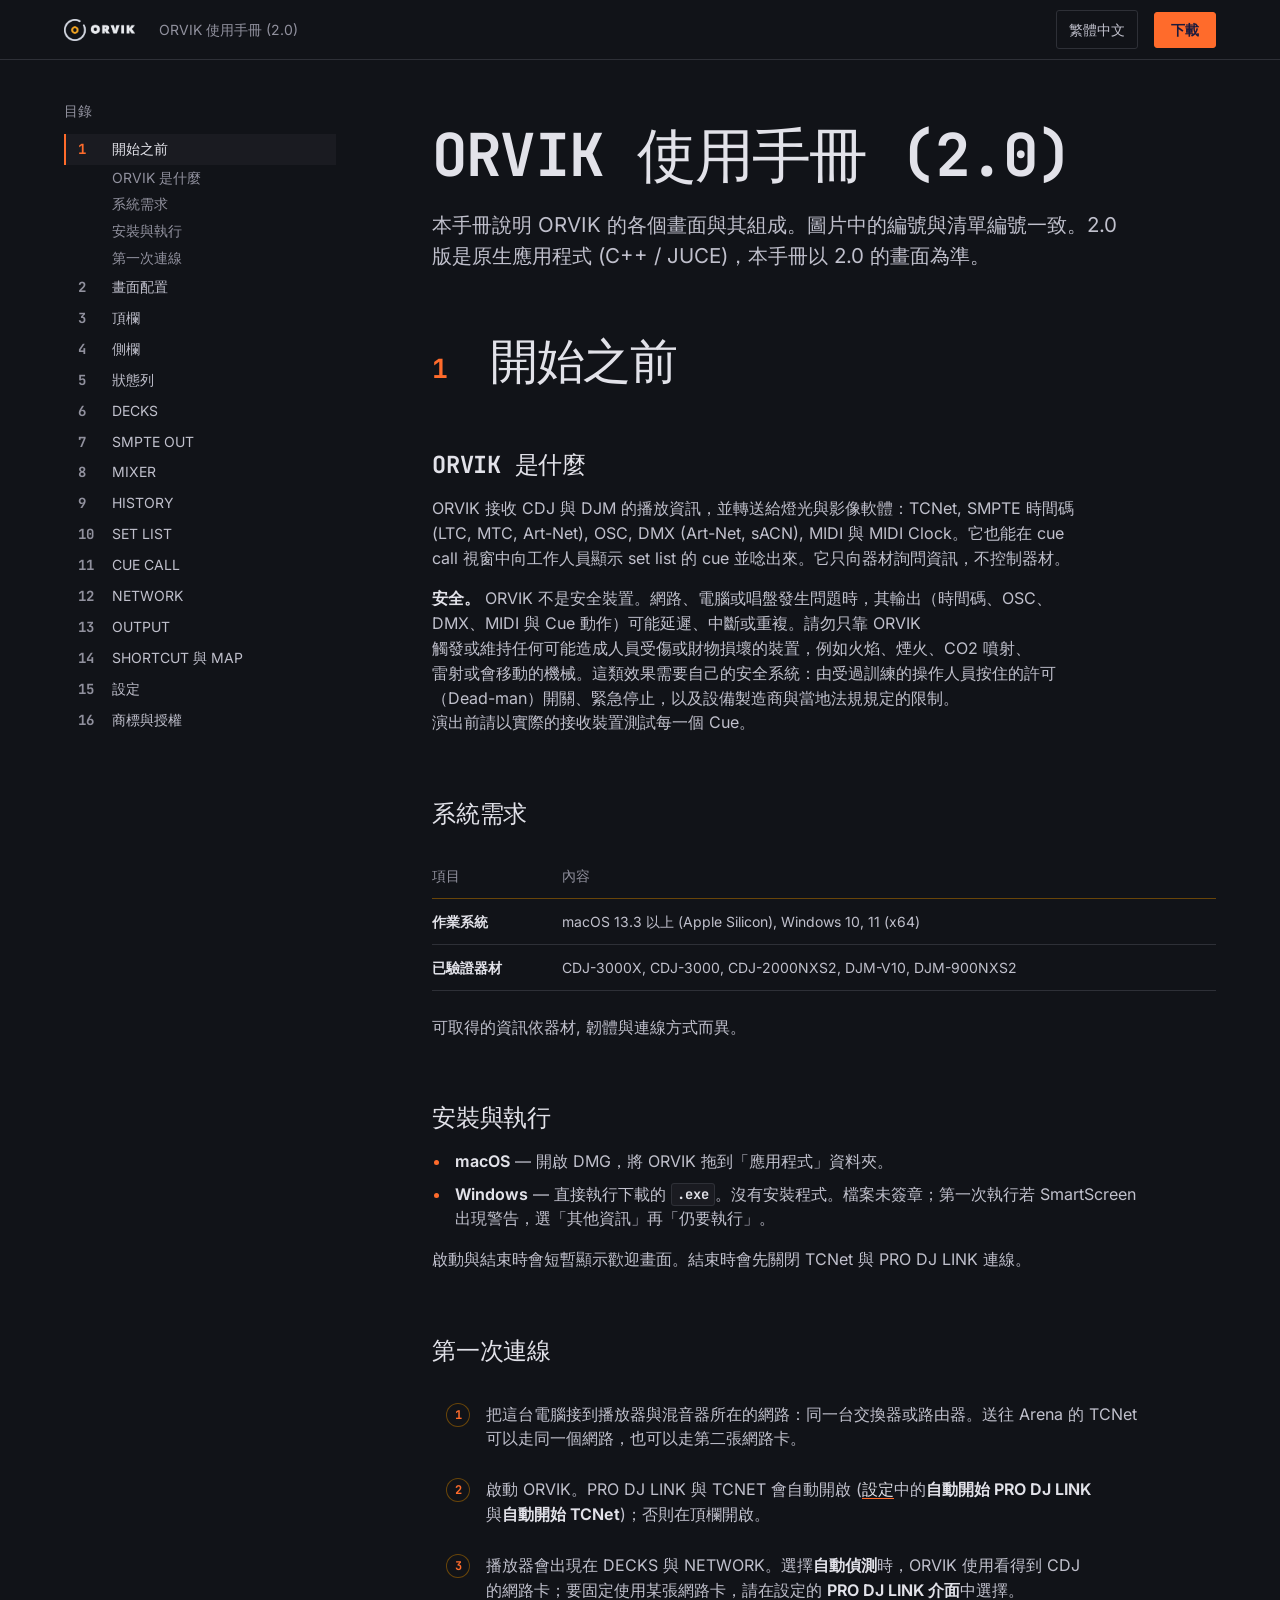
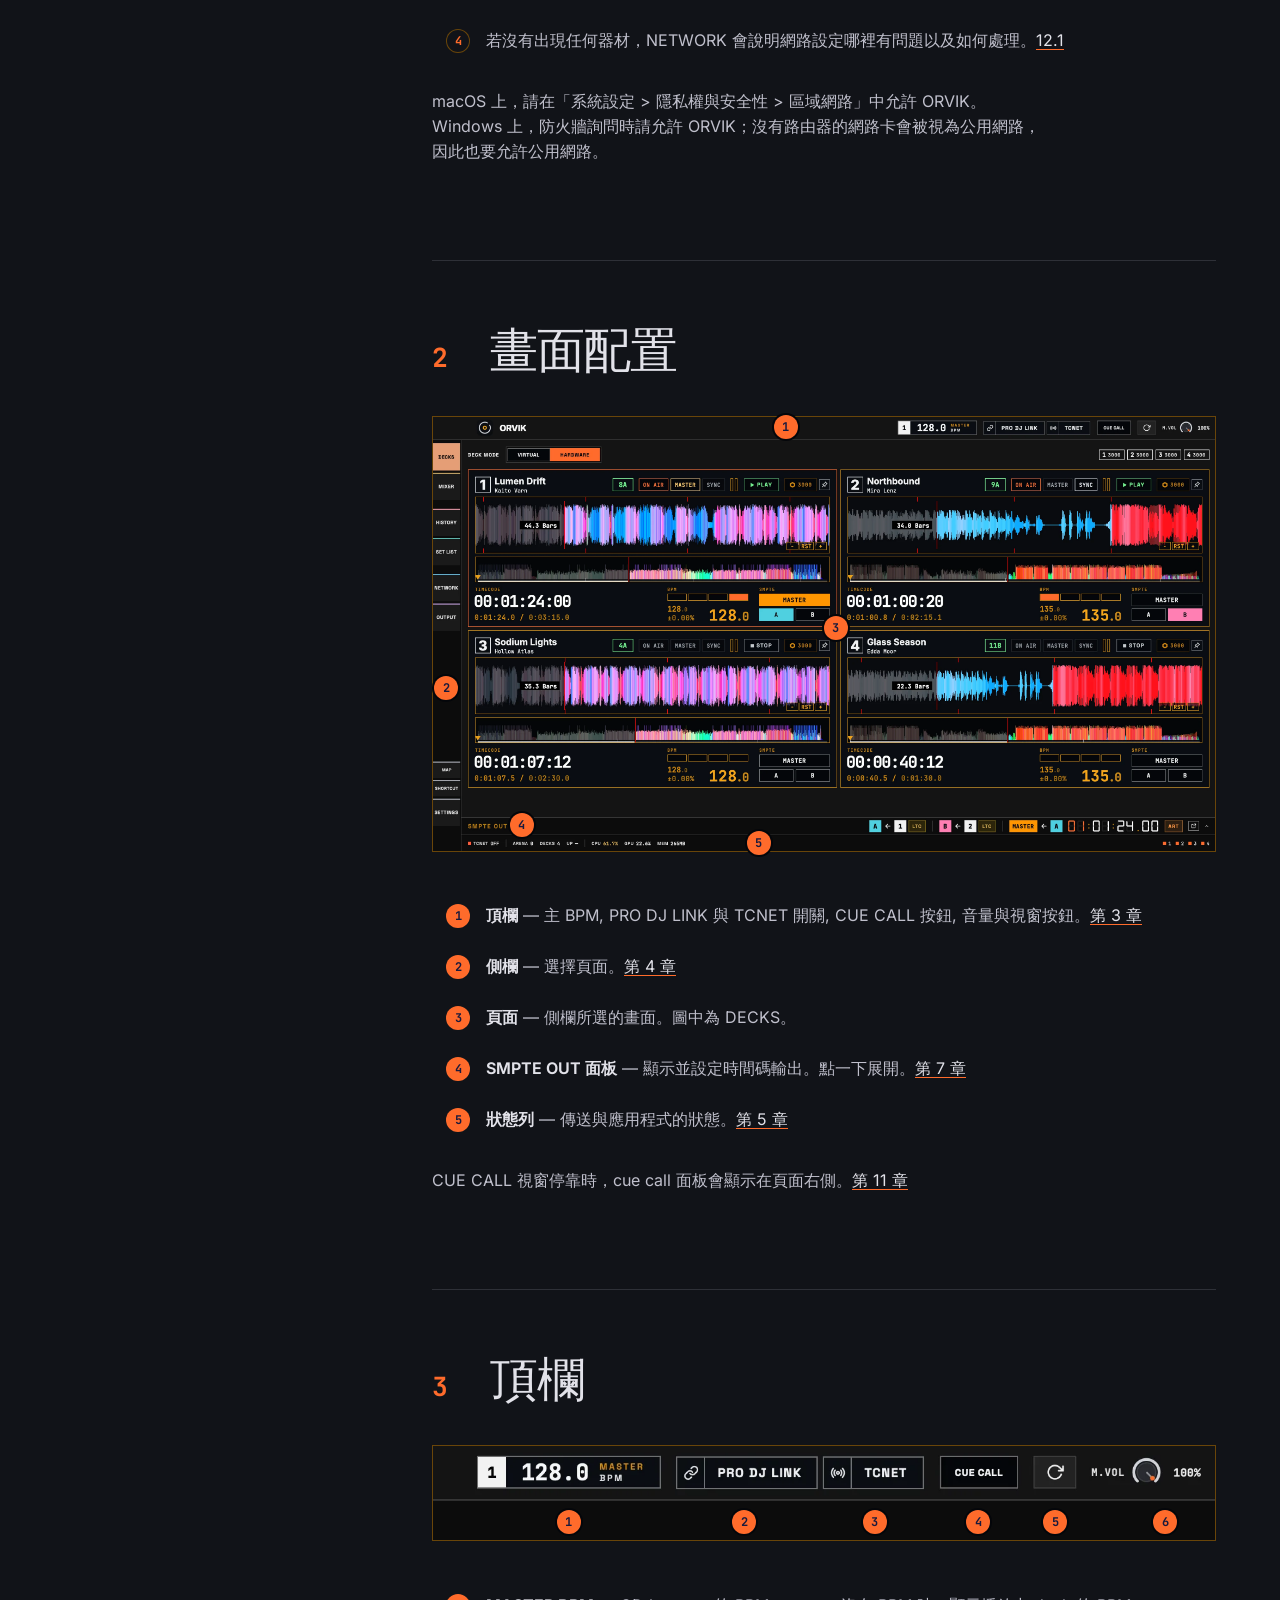
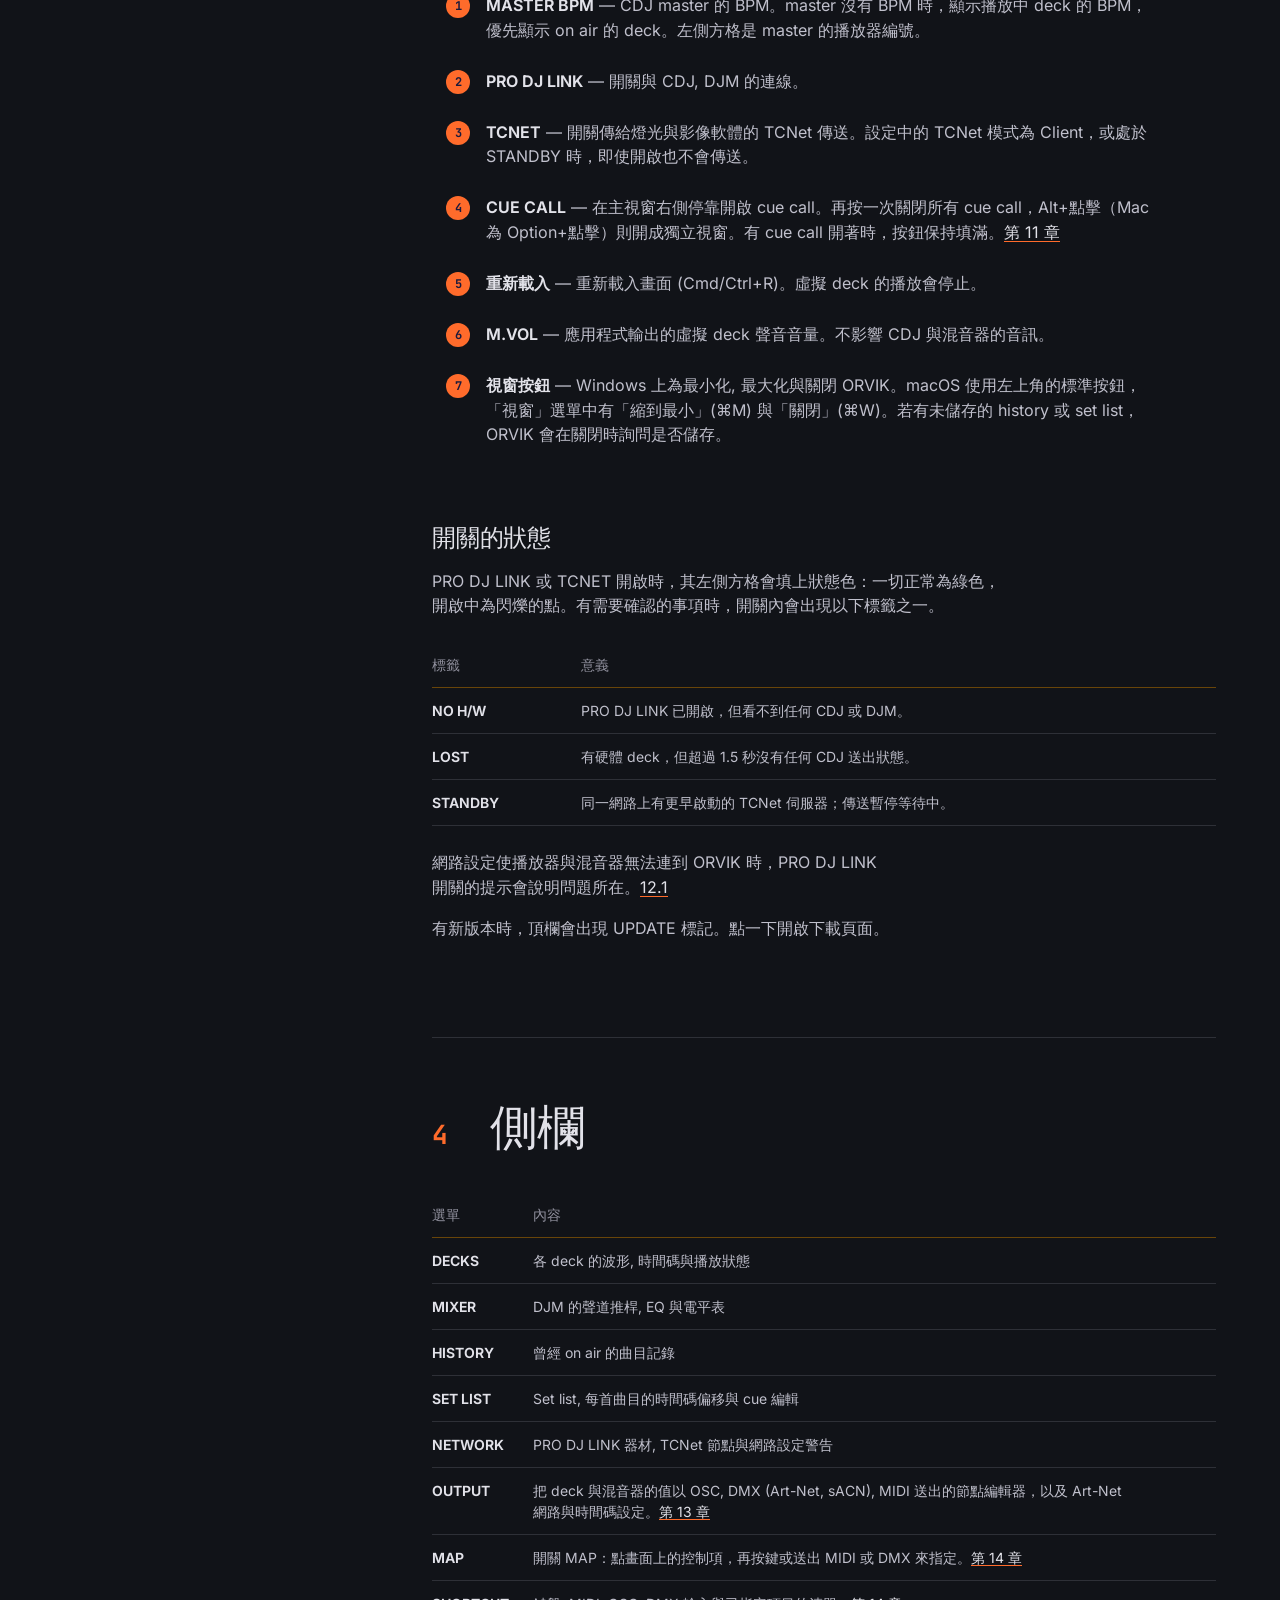
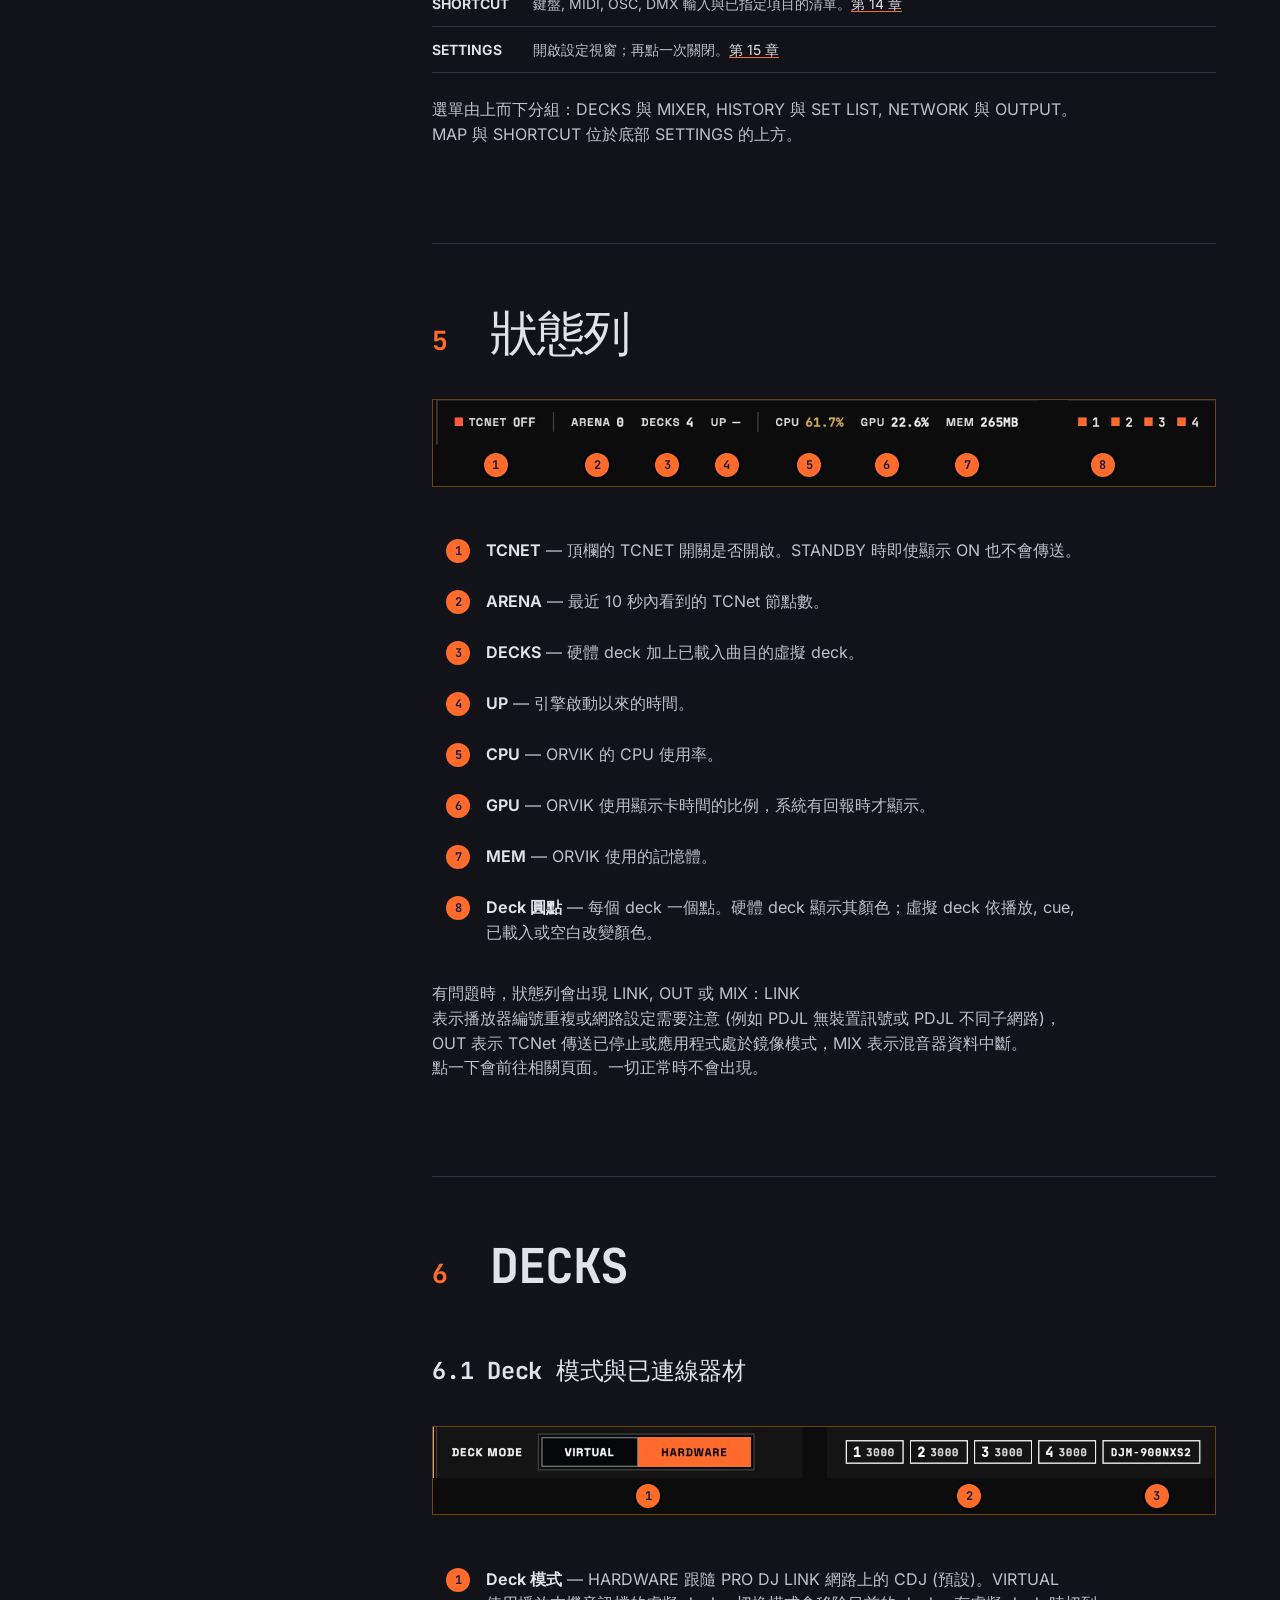
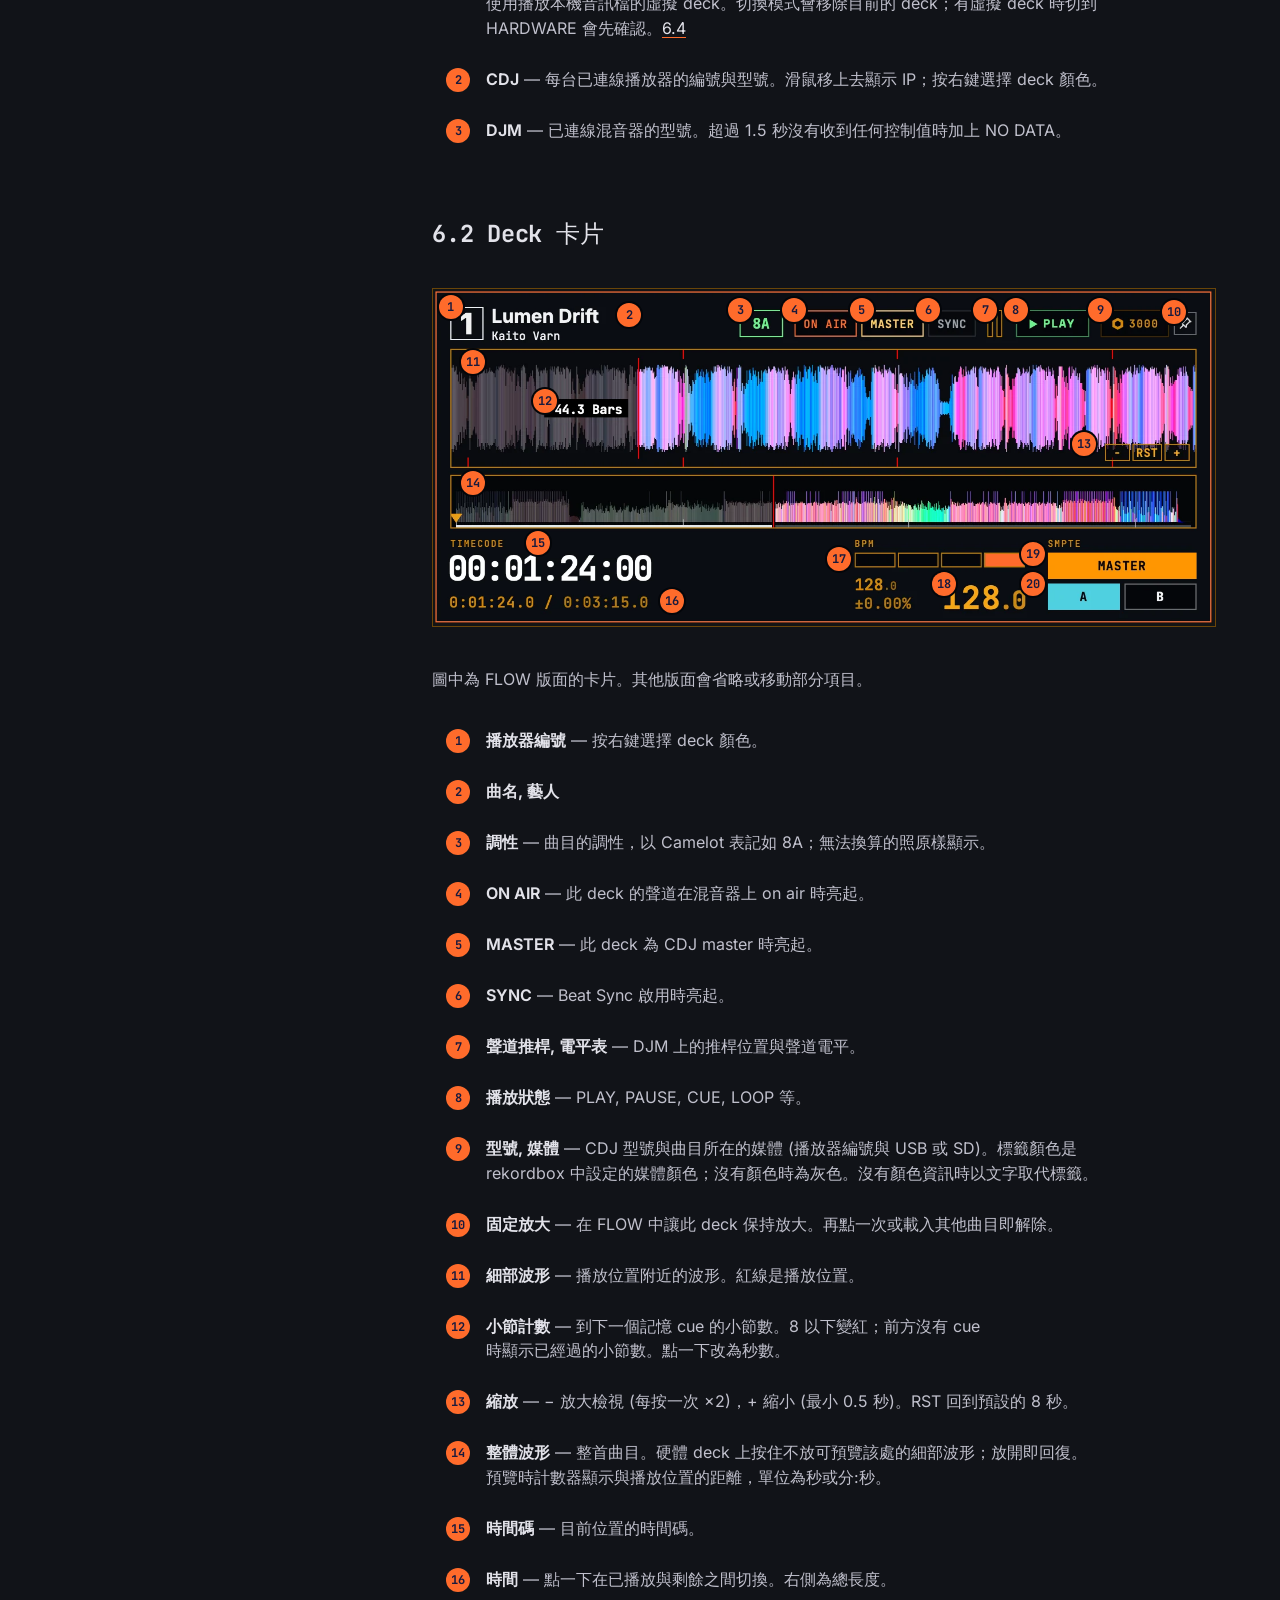
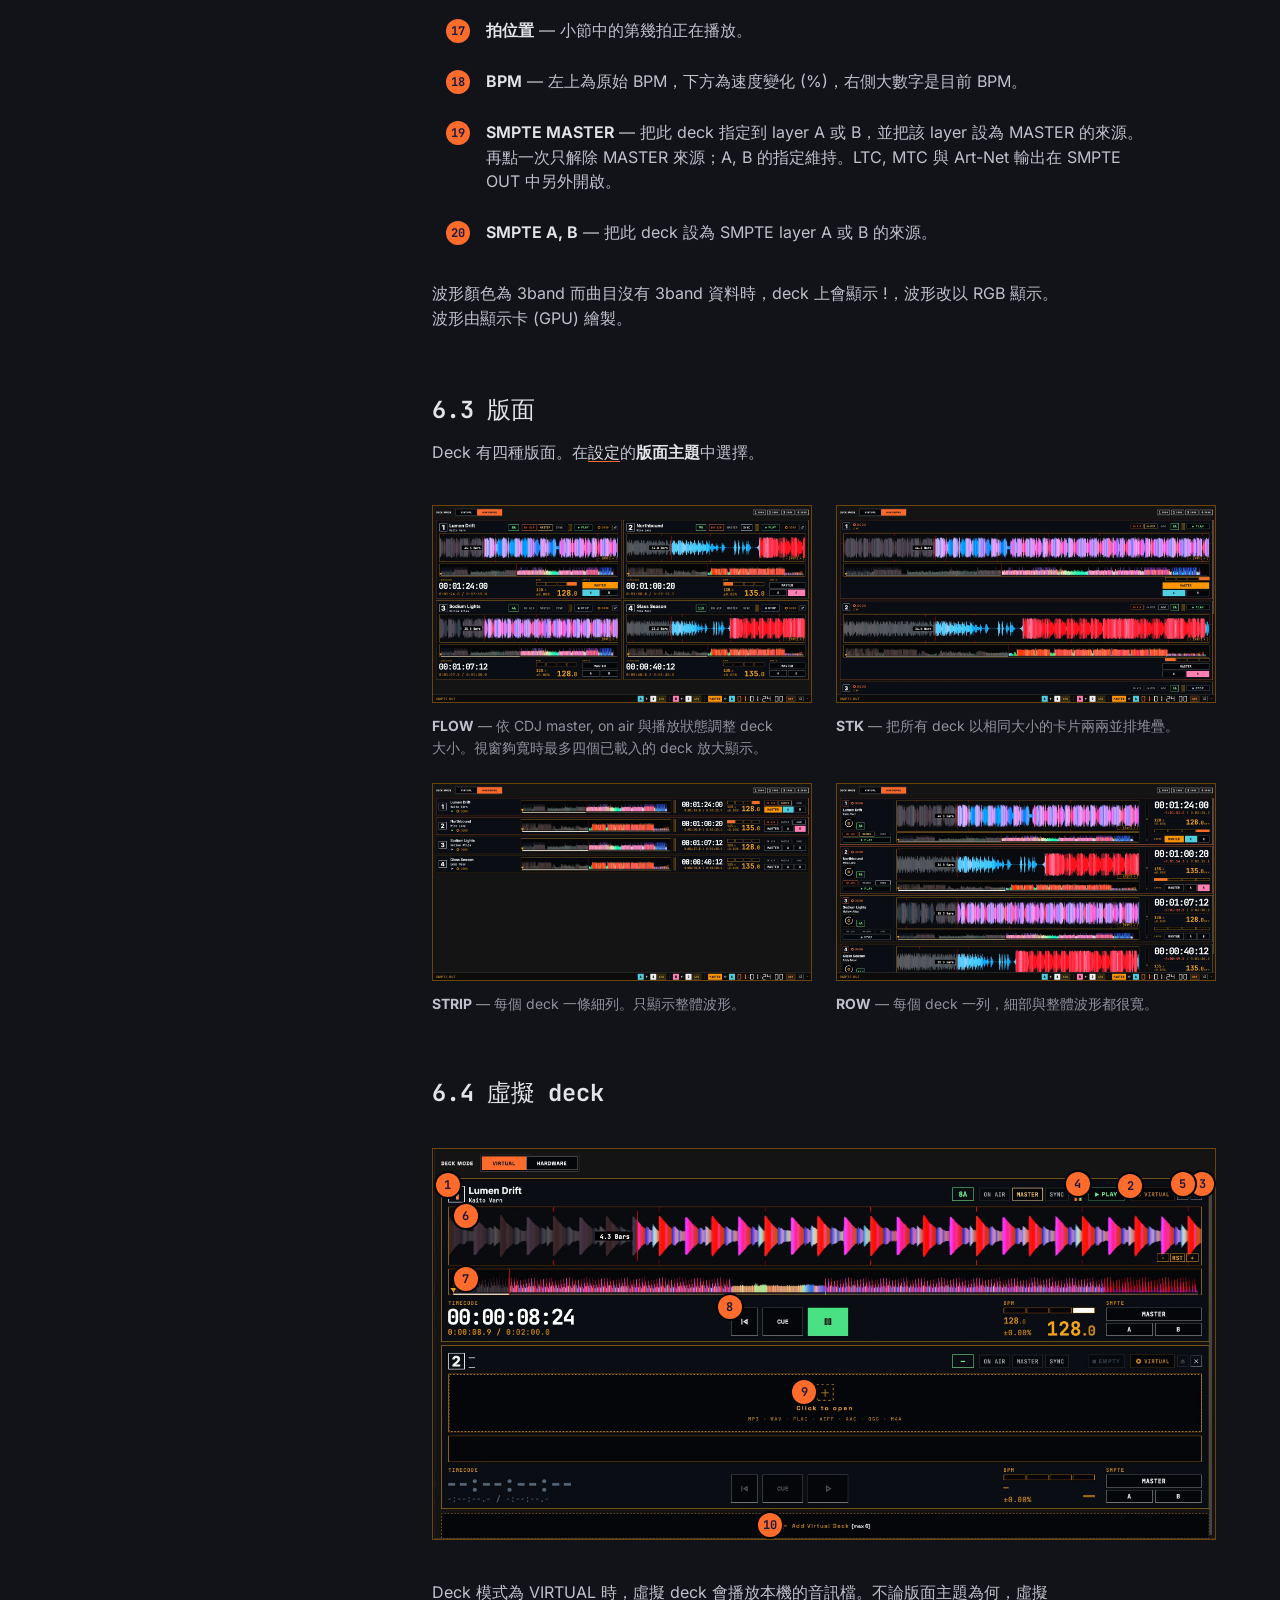
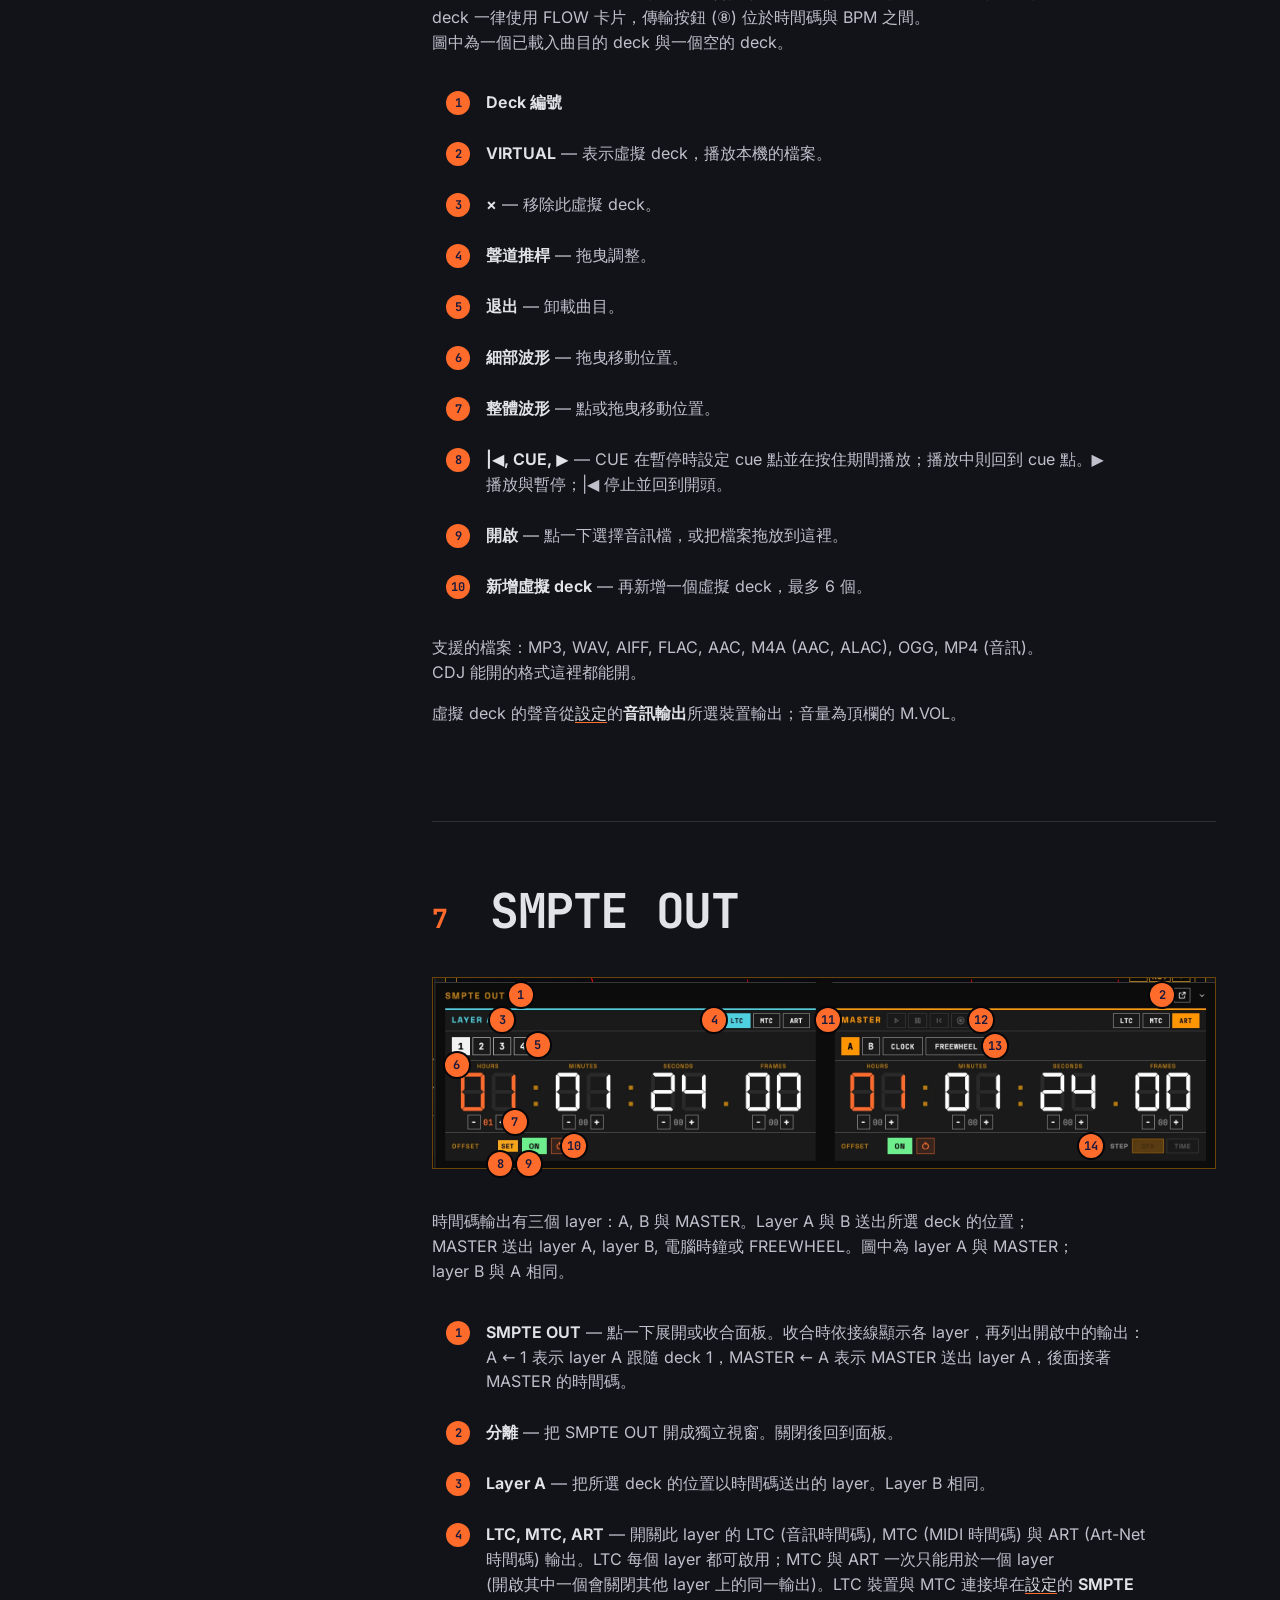
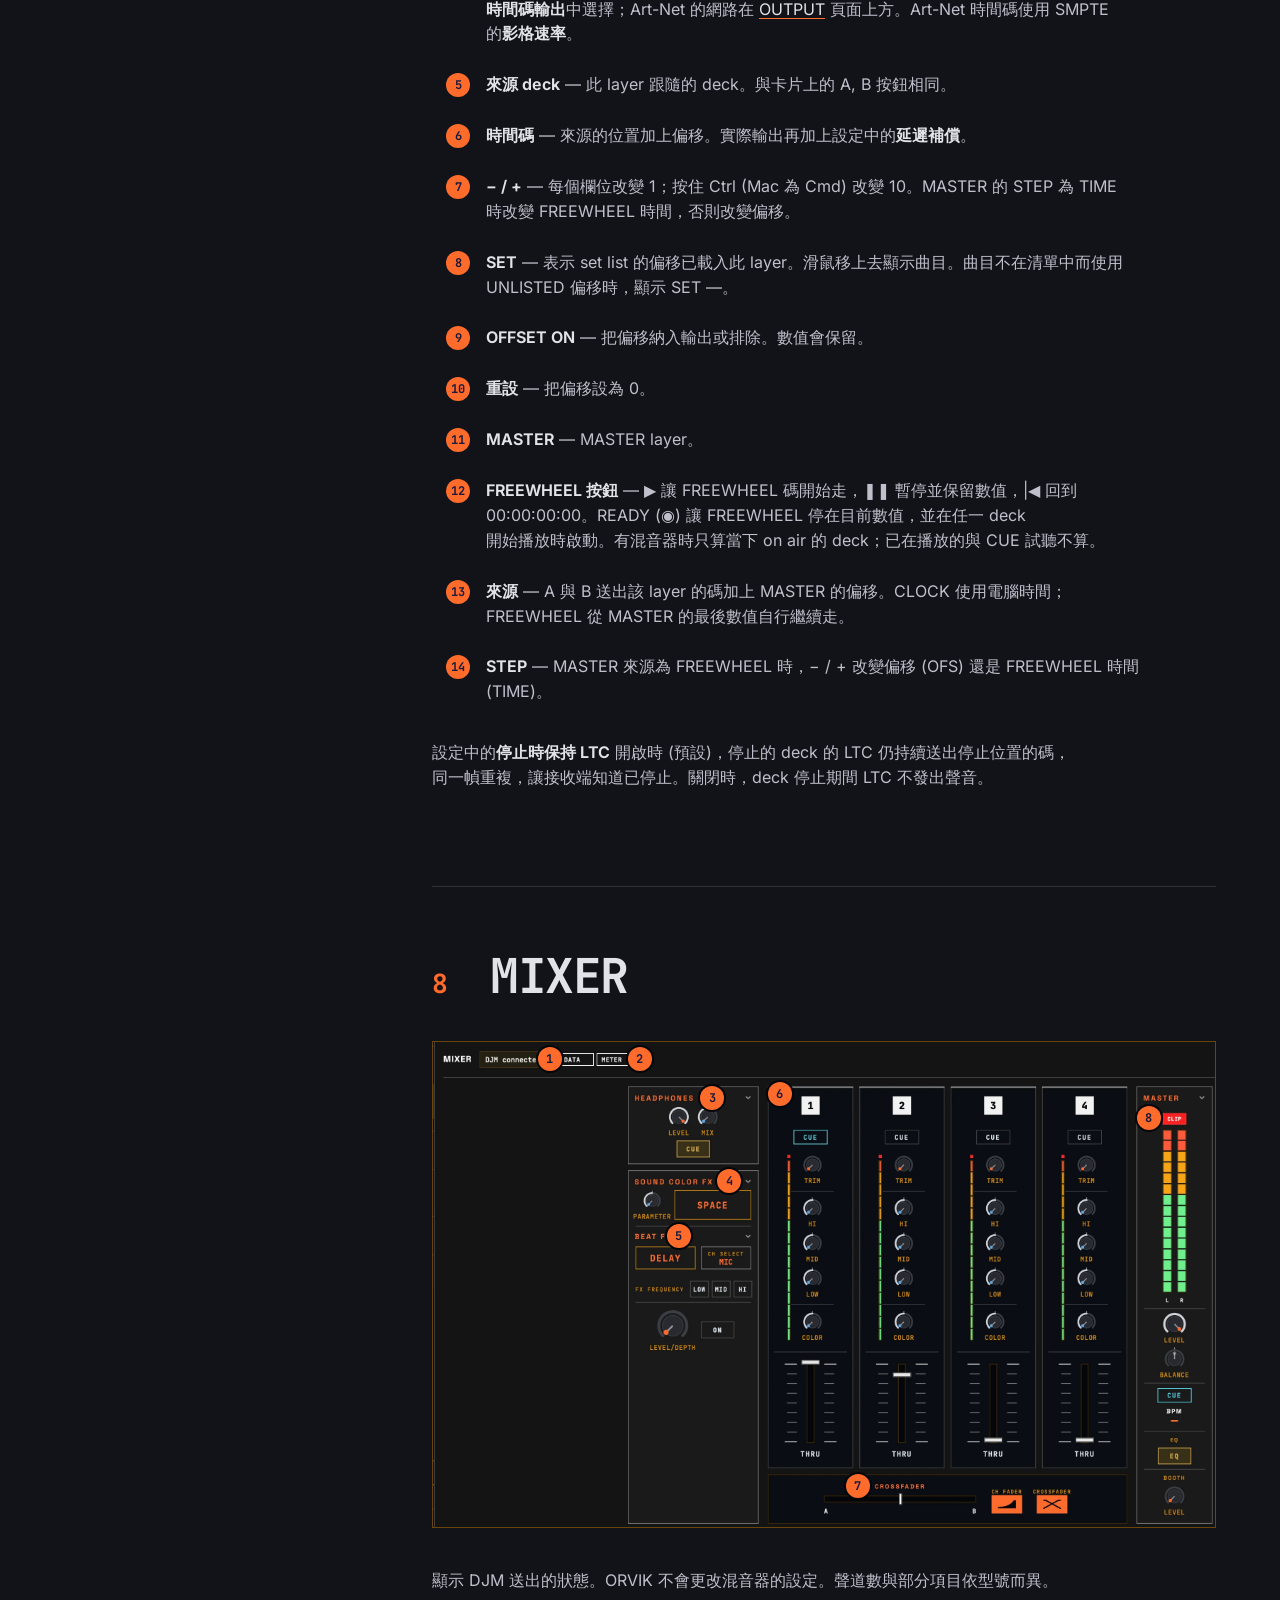
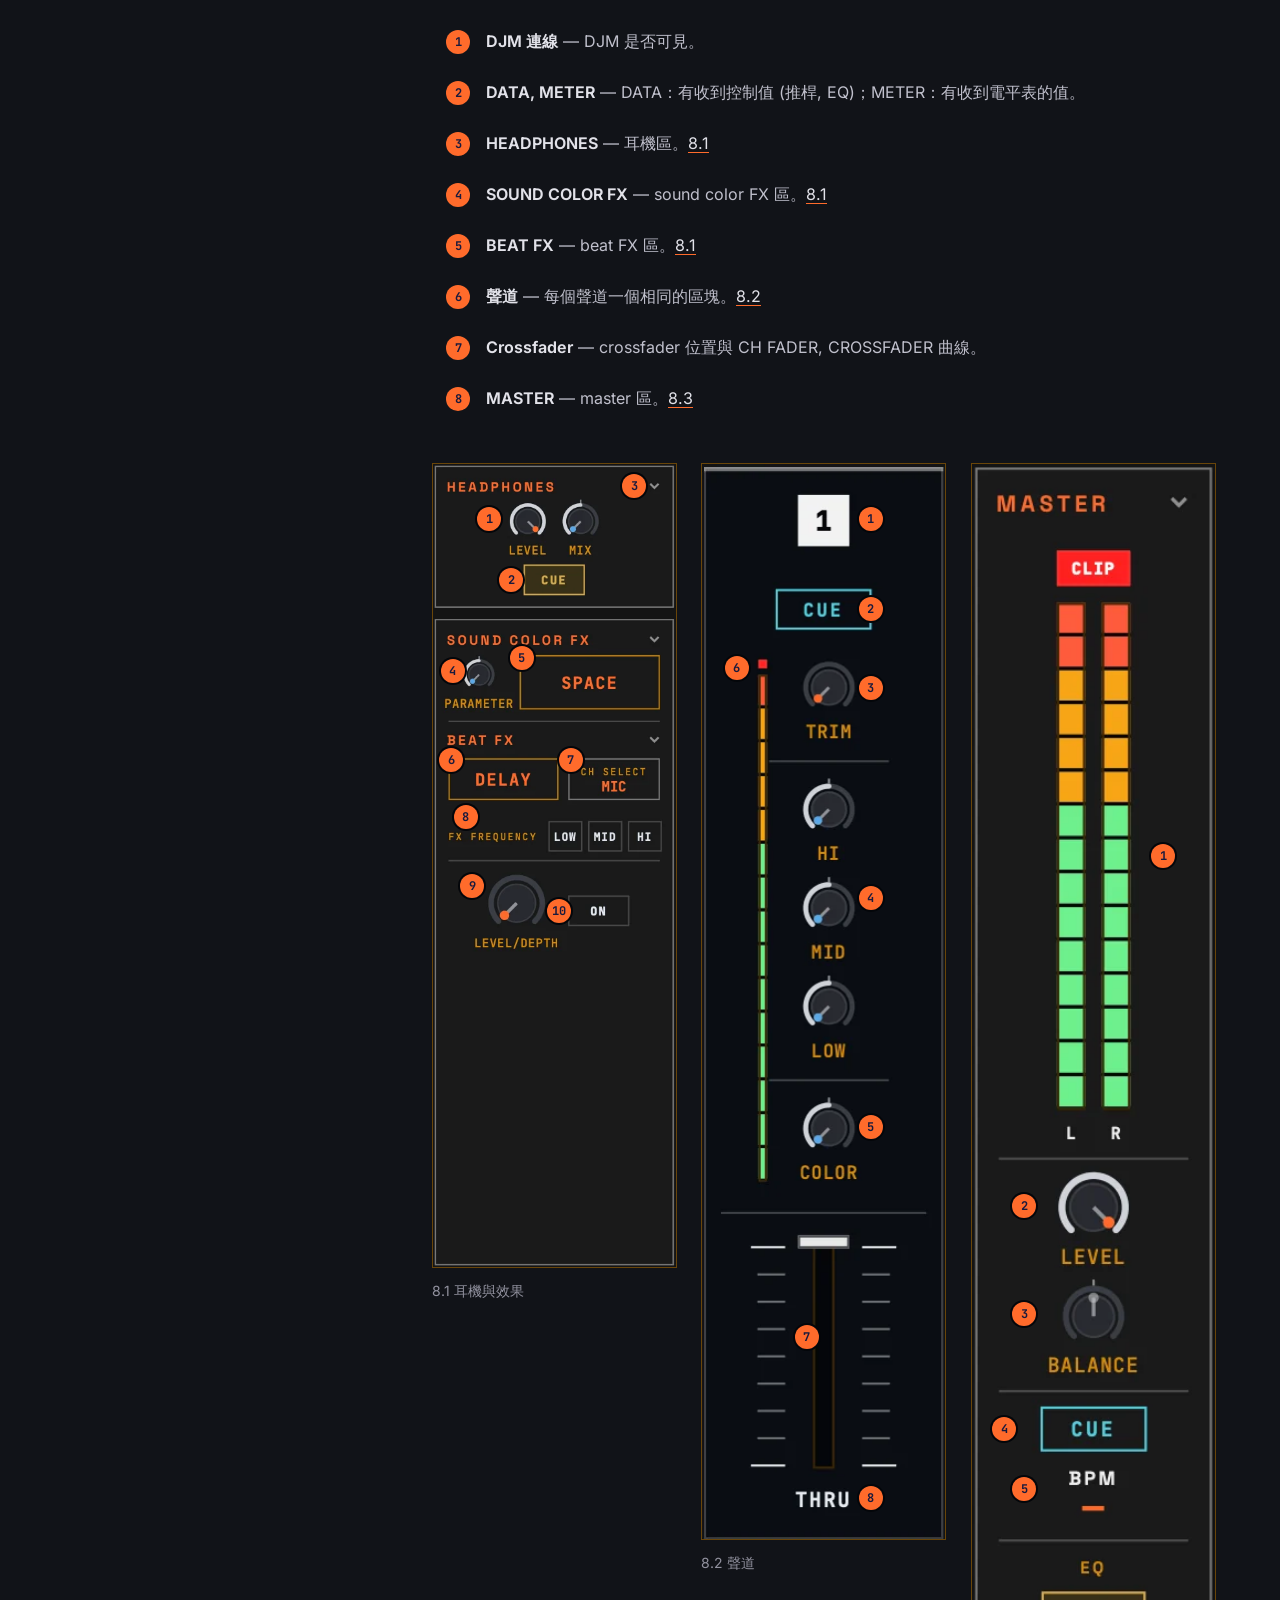
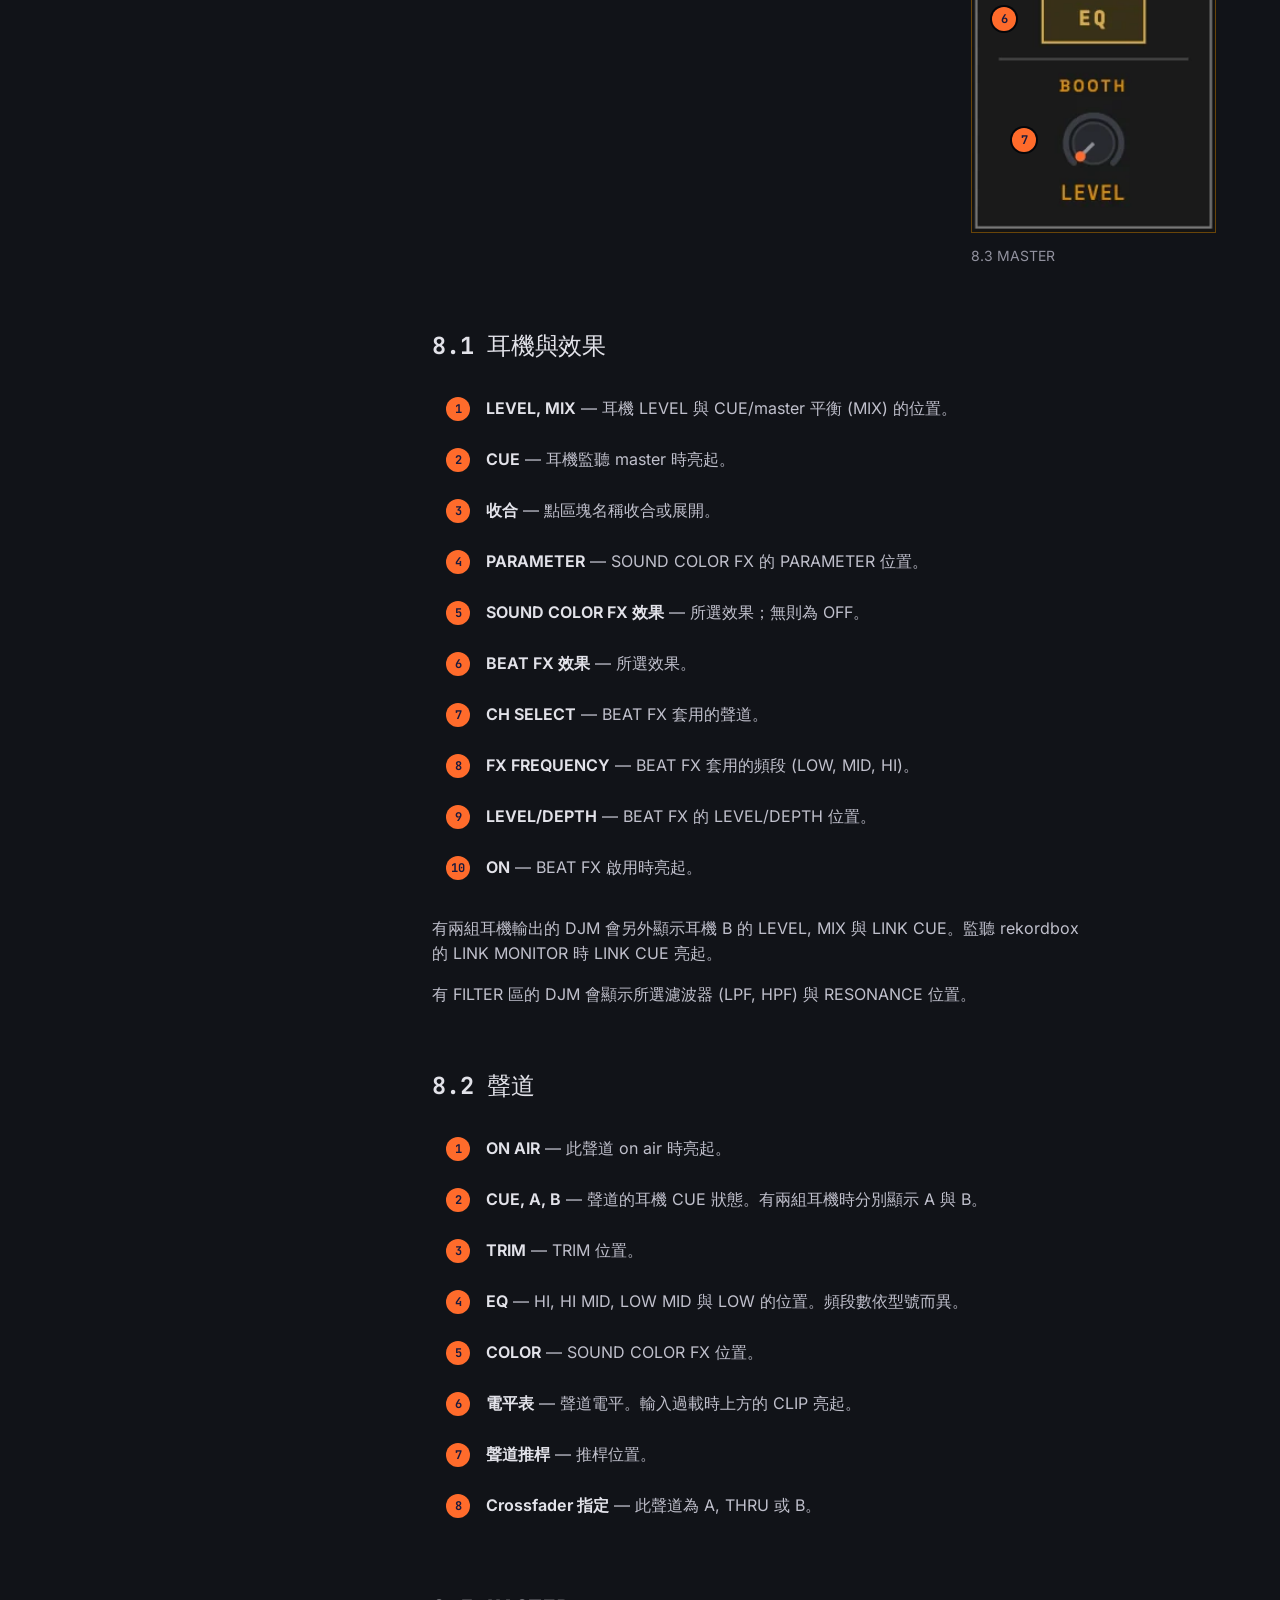
<file: docs/manual/zh-tw/index.html>
<!doctype html>
<html lang="zh-Hant-TW">
<head>
<meta charset="utf-8">
<meta name="viewport" content="width=device-width, initial-scale=1, viewport-fit=cover">
<title>ORVIK 使用手冊 (2.0)</title>
<meta name="description" content="本手冊說明 ORVIK 的各個畫面與其組成。圖片中的編號與清單編號一致。2.0 版是原生應用程式 (C++ / JUCE)，本手冊以 2.0 的畫面為準。">
<meta name="theme-color" content="#111318">
<link rel="icon" href="../../site/img/icon.png">
<link rel="alternate" hreflang="en" href="../../manual/">
<link rel="alternate" hreflang="ko" href="../../manual/ko/">
<link rel="alternate" hreflang="ja" href="../../manual/ja/">
<link rel="alternate" hreflang="es" href="../../manual/es/">
<link rel="alternate" hreflang="de" href="../../manual/de/">
<link rel="alternate" hreflang="fr" href="../../manual/fr/">
<link rel="alternate" hreflang="zh-TW" href="../../manual/zh-tw/">
<script src="../../site/lang.js"></script>
<link rel="preload" href="../../site/fonts/jetbrains-mono-700-latin.woff2" as="font" type="font/woff2" crossorigin>
<link rel="stylesheet" href="../../site/manual.css">
<script>document.documentElement.classList.add('js')</script>
</head>
<body>
<a class="skip" href="#manual">跳至說明書</a>
<header class="mbar">
  <div class="mbar-row">
    <a class="mbar-home" href="../../zh-tw/"><img src="../../site/img/wordmark-hero.png" alt="ORVIK 首頁" width="783" height="242"></a>
    <span class="mbar-title">ORVIK 使用手冊 (2.0)</span>
    <nav class="mbar-links" aria-label="語言">
      <details class="langs"><summary>繁體中文</summary><ul><li><a href="../../manual/" hreflang="en" lang="en">English</a></li><li><a href="../../manual/ko/" hreflang="ko" lang="ko">한국어</a></li><li><a href="../../manual/ja/" hreflang="ja" lang="ja">日本語</a></li><li><a href="../../manual/es/" hreflang="es" lang="es">Español</a></li><li><a href="../../manual/de/" hreflang="de" lang="de">Deutsch</a></li><li><a href="../../manual/fr/" hreflang="fr" lang="fr">Français</a></li><li><a href="../../manual/zh-tw/" hreflang="zh-TW" lang="zh-TW" aria-current="page">繁體中文</a></li></ul></details>
      <a class="btn btn-primary btn-s" href="../../zh-tw/#download">下載</a>
    </nav>
  </div>
</header>
<div class="mshell">
  <nav class="toc" aria-label="目錄">
    <details class="toc-box" open><summary>目錄</summary>
    <ol><li><a href="#1-開始之前"><span class="t-num">1</span>開始之前</a><ol><li><a href="#orvik-是什麼">ORVIK 是什麼</a></li><li><a href="#系統需求">系統需求</a></li><li><a href="#安裝與執行">安裝與執行</a></li><li><a href="#第一次連線">第一次連線</a></li></ol></li><li><a href="#2-畫面配置"><span class="t-num">2</span>畫面配置</a></li><li><a href="#3-頂欄"><span class="t-num">3</span>頂欄</a><ol><li><a href="#開關的狀態">開關的狀態</a></li></ol></li><li><a href="#4-側欄"><span class="t-num">4</span>側欄</a></li><li><a href="#5-狀態列"><span class="t-num">5</span>狀態列</a></li><li><a href="#6-decks"><span class="t-num">6</span>DECKS</a><ol><li><a href="#61-deck-模式與已連線器材">6.1 Deck 模式與已連線器材</a></li><li><a href="#62-deck-卡片">6.2 Deck 卡片</a></li><li><a href="#63-版面">6.3 版面</a></li><li><a href="#64-虛擬-deck">6.4 虛擬 deck</a></li></ol></li><li><a href="#7-smpte-out"><span class="t-num">7</span>SMPTE OUT</a></li><li><a href="#8-mixer"><span class="t-num">8</span>MIXER</a><ol><li><a href="#81-耳機與效果">8.1 耳機與效果</a></li><li><a href="#82-聲道">8.2 聲道</a></li><li><a href="#83-master">8.3 MASTER</a></li></ol></li><li><a href="#9-history"><span class="t-num">9</span>HISTORY</a><ol><li><a href="#自動儲存紀錄">自動儲存紀錄</a></li></ol></li><li><a href="#10-set-list"><span class="t-num">10</span>SET LIST</a><ol><li><a href="#101-cue-編輯">10.1 Cue 編輯</a></li></ol></li><li><a href="#11-cue-call"><span class="t-num">11</span>CUE CALL</a><ol><li><a href="#開啟與停靠">開啟與停靠</a></li><li><a href="#跟隨哪個-deck">跟隨哪個 deck</a></li><li><a href="#頂部">頂部</a></li><li><a href="#主題">主題</a></li><li><a href="#剩餘時間">剩餘時間</a></li><li><a href="#設定視窗-齒輪">設定視窗 (齒輪)</a></li><li><a href="#語音播報">語音播報</a></li><li><a href="#網頁">網頁</a></li></ol></li><li><a href="#12-network"><span class="t-num">12</span>NETWORK</a><ol><li><a href="#121-網路設定警告">12.1 網路設定警告</a></li></ol></li><li><a href="#13-output"><span class="t-num">13</span>OUTPUT</a><ol><li><a href="#上方">上方</a></li><li><a href="#左側清單">左側清單</a></li><li><a href="#畫布與右側設定">畫布與右側設定</a></li><li><a href="#值的名稱與送出的內容">值的名稱與送出的內容</a></li><li><a href="#時間格式">時間格式</a></li></ol></li><li><a href="#14-shortcut-與-map"><span class="t-num">14</span>SHORTCUT 與 MAP</a><ol><li><a href="#shortcut-頁面">SHORTCUT 頁面</a></li><li><a href="#map">MAP</a></li><li><a href="#永遠有效的按鍵">永遠有效的按鍵</a></li></ol></li><li><a href="#15-設定"><span class="t-num">15</span>設定</a><ol><li><a href="#語言">語言</a></li><li><a href="#唱盤版面">唱盤版面</a></li><li><a href="#波形">波形</a></li><li><a href="#pro-dj-link">PRO DJ LINK</a></li><li><a href="#tcnet">TCNet</a></li><li><a href="#mirror-模式">Mirror 模式</a></li><li><a href="#網頁檢視器">網頁檢視器</a></li><li><a href="#音訊輸出">音訊輸出</a></li><li><a href="#smpte-時間碼輸出">SMPTE 時間碼輸出</a></li><li><a href="#sacn-輸出">sACN 輸出</a></li><li><a href="#midi-clock-輸出">MIDI Clock 輸出</a></li><li><a href="#曲目資料庫">曲目資料庫</a></li><li><a href="#設定檔">設定檔</a></li><li><a href="#資訊">資訊</a></li></ol></li><li><a href="#16-商標與授權"><span class="t-num">16</span>商標與授權</a></li></ol>
    </details>
  </nav>
  <main id="manual" class="manual">
    <h1 class="m-title">ORVIK 使用手冊 (2.0)</h1>
    <p class="m-intro">本手冊說明 ORVIK 的各個畫面與其組成。圖片中的編號與清單編號一致。2.0 版是原生應用程式 (C++ / JUCE)，本手冊以 2.0 的畫面為準。</p>
    <section class="chapter" aria-labelledby="1-開始之前">
<h2 id="1-開始之前"><span class="ch-num">1</span><span class="ch-name">開始之前</span></h2>
<h3 id="orvik-是什麼">ORVIK 是什麼</h3>
<p>ORVIK 接收 CDJ 與 DJM 的播放資訊，並轉送給燈光與影像軟體：TCNet, SMPTE 時間碼 (LTC, MTC, Art-Net), OSC, DMX (Art-Net, sACN), MIDI 與 MIDI Clock。它也能在 cue call 視窗中向工作人員顯示 set list 的 cue 並唸出來。它只向器材詢問資訊，不控制器材。</p>
<p><strong>安全。</strong> ORVIK 不是安全裝置。網路、電腦或唱盤發生問題時，其輸出（時間碼、OSC、DMX、MIDI 與 Cue 動作）可能延遲、中斷或重複。請勿只靠 ORVIK 觸發或維持任何可能造成人員受傷或財物損壞的裝置，例如火焰、煙火、CO2 噴射、雷射或會移動的機械。這類效果需要自己的安全系統：由受過訓練的操作人員按住的許可（Dead-man）開關、緊急停止，以及設備製造商與當地法規規定的限制。演出前請以實際的接收裝置測試每一個 Cue。</p>
<h3 id="系統需求">系統需求</h3>
<div class="tbl"><table><thead><tr><th scope="col">項目</th><th scope="col">內容</th></tr></thead><tbody><tr><th scope="row">作業系統</th><td>macOS 13.3 以上 (Apple Silicon), Windows 10, 11 (x64)</td></tr><tr><th scope="row">已驗證器材</th><td>CDJ-3000X, CDJ-3000, CDJ-2000NXS2, DJM-V10, DJM-900NXS2</td></tr></tbody></table></div>
<p>可取得的資訊依器材, 韌體與連線方式而異。</p>
<h3 id="安裝與執行">安裝與執行</h3>
<ul class="bul"><li><strong>macOS</strong> — 開啟 DMG，將 ORVIK 拖到「應用程式」資料夾。</li><li><strong>Windows</strong> — 直接執行下載的 <code>.exe</code>。沒有安裝程式。檔案未簽章；第一次執行若 SmartScreen 出現警告，選「其他資訊」再「仍要執行」。</li></ul>
<p>啟動與結束時會短暫顯示歡迎畫面。結束時會先關閉 TCNet 與 PRO DJ LINK 連線。</p>
<h3 id="第一次連線">第一次連線</h3>
<ol class="legend"><li data-n="1"><span class="badge" aria-hidden="true">1</span><div class="li-body">把這台電腦接到播放器與混音器所在的網路：同一台交換器或路由器。送往 Arena 的 TCNet 可以走同一個網路，也可以走第二張網路卡。</div></li><li data-n="2"><span class="badge" aria-hidden="true">2</span><div class="li-body">啟動 ORVIK。PRO DJ LINK 與 TCNET 會自動開啟 (<a href="#15-設定">設定</a>中的<strong>自動開始 PRO DJ LINK</strong> 與<strong>自動開始 TCNet</strong>)；否則在頂欄開啟。</div></li><li data-n="3"><span class="badge" aria-hidden="true">3</span><div class="li-body">播放器會出現在 DECKS 與 NETWORK。選擇<strong>自動偵測</strong>時，ORVIK 使用看得到 CDJ 的網路卡；要固定使用某張網路卡，請在設定的 <strong>PRO DJ LINK 介面</strong>中選擇。</div></li><li data-n="4"><span class="badge" aria-hidden="true">4</span><div class="li-body">若沒有出現任何器材，NETWORK 會說明網路設定哪裡有問題以及如何處理。<a href="#121-網路設定警告">12.1</a></div></li></ol>
<p>macOS 上，請在「系統設定 &gt; 隱私權與安全性 &gt; 區域網路」中允許 ORVIK。Windows 上，防火牆詢問時請允許 ORVIK；沒有路由器的網路卡會被視為公用網路，因此也要允許公用網路。</p>
</section>
<section class="chapter" aria-labelledby="2-畫面配置">
<h2 id="2-畫面配置"><span class="ch-num">2</span><span class="ch-name">畫面配置</span></h2>
<figure class="fig has-marks" data-fig="01-overview"><div class="fig-frame"><img src="../img/01-overview.webp" alt="畫面配置" width="1440" height="800" loading="lazy" decoding="async"><span class="mk" data-n="1" style="left:45.139%;top:2.625%" aria-hidden="true">1</span><span class="mk" data-n="2" style="left:1.806%;top:62.500%" aria-hidden="true">2</span><span class="mk" data-n="3" style="left:51.528%;top:48.750%" aria-hidden="true">3</span><span class="mk" data-n="4" style="left:11.458%;top:94.000%" aria-hidden="true">4</span><span class="mk" data-n="5" style="left:41.667%;top:98.000%" aria-hidden="true">5</span></div></figure>
<ol class="legend" data-legend="01-overview"><li data-n="1"><span class="badge" aria-hidden="true">1</span><div class="li-body"><strong>頂欄</strong> — 主 BPM, PRO DJ LINK 與 TCNET 開關, CUE CALL 按鈕, 音量與視窗按鈕。<a href="#3-頂欄">第 3 章</a></div></li><li data-n="2"><span class="badge" aria-hidden="true">2</span><div class="li-body"><strong>側欄</strong> — 選擇頁面。<a href="#4-側欄">第 4 章</a></div></li><li data-n="3"><span class="badge" aria-hidden="true">3</span><div class="li-body"><strong>頁面</strong> — 側欄所選的畫面。圖中為 DECKS。</div></li><li data-n="4"><span class="badge" aria-hidden="true">4</span><div class="li-body"><strong>SMPTE OUT 面板</strong> — 顯示並設定時間碼輸出。點一下展開。<a href="#7-smpte-out">第 7 章</a></div></li><li data-n="5"><span class="badge" aria-hidden="true">5</span><div class="li-body"><strong>狀態列</strong> — 傳送與應用程式的狀態。<a href="#5-狀態列">第 5 章</a></div></li></ol>
<p>CUE CALL 視窗停靠時，cue call 面板會顯示在頁面右側。<a href="#11-cue-call">第 11 章</a></p>
</section>
<section class="chapter" aria-labelledby="3-頂欄">
<h2 id="3-頂欄"><span class="ch-num">3</span><span class="ch-name">頂欄</span></h2>
<figure class="fig has-marks" data-fig="02-header"><div class="fig-frame"><img src="../img/02-header.webp" alt="頂欄" width="620" height="76" loading="lazy" decoding="async"><span class="mk" data-n="1" style="left:17.419%;top:80.263%" aria-hidden="true">1</span><span class="mk" data-n="2" style="left:39.839%;top:80.263%" aria-hidden="true">2</span><span class="mk" data-n="3" style="left:56.452%;top:80.263%" aria-hidden="true">3</span><span class="mk" data-n="4" style="left:69.677%;top:80.263%" aria-hidden="true">4</span><span class="mk" data-n="5" style="left:79.516%;top:80.263%" aria-hidden="true">5</span><span class="mk" data-n="6" style="left:93.548%;top:80.263%" aria-hidden="true">6</span></div></figure>
<ol class="legend" data-legend="02-header"><li data-n="1"><span class="badge" aria-hidden="true">1</span><div class="li-body"><strong>MASTER BPM</strong> — CDJ master 的 BPM。master 沒有 BPM 時，顯示播放中 deck 的 BPM，優先顯示 on air 的 deck。左側方格是 master 的播放器編號。</div></li><li data-n="2"><span class="badge" aria-hidden="true">2</span><div class="li-body"><strong>PRO DJ LINK</strong> — 開關與 CDJ, DJM 的連線。</div></li><li data-n="3"><span class="badge" aria-hidden="true">3</span><div class="li-body"><strong>TCNET</strong> — 開關傳給燈光與影像軟體的 TCNet 傳送。設定中的 TCNet 模式為 Client，或處於 STANDBY 時，即使開啟也不會傳送。</div></li><li data-n="4"><span class="badge" aria-hidden="true">4</span><div class="li-body"><strong>CUE CALL</strong> — 在主視窗右側停靠開啟 cue call。再按一次關閉所有 cue call，Alt+點擊（Mac 為 Option+點擊）則開成獨立視窗。有 cue call 開著時，按鈕保持填滿。<a href="#11-cue-call">第 11 章</a></div></li><li data-n="5"><span class="badge" aria-hidden="true">5</span><div class="li-body"><strong>重新載入</strong> — 重新載入畫面 (Cmd/Ctrl+R)。虛擬 deck 的播放會停止。</div></li><li data-n="6"><span class="badge" aria-hidden="true">6</span><div class="li-body"><strong>M.VOL</strong> — 應用程式輸出的虛擬 deck 聲音音量。不影響 CDJ 與混音器的音訊。</div></li><li data-n="7"><span class="badge" aria-hidden="true">7</span><div class="li-body"><strong>視窗按鈕</strong> — Windows 上為最小化, 最大化與關閉 ORVIK。macOS 使用左上角的標準按鈕，「視窗」選單中有「縮到最小」(⌘M) 與「關閉」(⌘W)。若有未儲存的 history 或 set list，ORVIK 會在關閉時詢問是否儲存。</div></li></ol>
<h3 id="開關的狀態">開關的狀態</h3>
<p>PRO DJ LINK 或 TCNET 開啟時，其左側方格會填上狀態色：一切正常為綠色，開啟中為閃爍的點。有需要確認的事項時，開關內會出現以下標籤之一。</p>
<div class="tbl"><table><thead><tr><th scope="col">標籤</th><th scope="col">意義</th></tr></thead><tbody><tr><th scope="row">NO H/W</th><td>PRO DJ LINK 已開啟，但看不到任何 CDJ 或 DJM。</td></tr><tr><th scope="row">LOST</th><td>有硬體 deck，但超過 1.5 秒沒有任何 CDJ 送出狀態。</td></tr><tr><th scope="row">STANDBY</th><td>同一網路上有更早啟動的 TCNet 伺服器；傳送暫停等待中。</td></tr></tbody></table></div>
<p>網路設定使播放器與混音器無法連到 ORVIK 時，PRO DJ LINK 開關的提示會說明問題所在。<a href="#121-網路設定警告">12.1</a></p>
<p>有新版本時，頂欄會出現 UPDATE 標記。點一下開啟下載頁面。</p>
</section>
<section class="chapter" aria-labelledby="4-側欄">
<h2 id="4-側欄"><span class="ch-num">4</span><span class="ch-name">側欄</span></h2>
<div class="tbl"><table><thead><tr><th scope="col">選單</th><th scope="col">內容</th></tr></thead><tbody><tr><th scope="row">DECKS</th><td>各 deck 的波形, 時間碼與播放狀態</td></tr><tr><th scope="row">MIXER</th><td>DJM 的聲道推桿, EQ 與電平表</td></tr><tr><th scope="row">HISTORY</th><td>曾經 on air 的曲目記錄</td></tr><tr><th scope="row">SET LIST</th><td>Set list, 每首曲目的時間碼偏移與 cue 編輯</td></tr><tr><th scope="row">NETWORK</th><td>PRO DJ LINK 器材, TCNet 節點與網路設定警告</td></tr><tr><th scope="row">OUTPUT</th><td>把 deck 與混音器的值以 OSC, DMX (Art-Net, sACN), MIDI 送出的節點編輯器，以及 Art-Net 網路與時間碼設定。<a href="#13-output">第 13 章</a></td></tr><tr><th scope="row">MAP</th><td>開關 MAP：點畫面上的控制項，再按鍵或送出 MIDI 或 DMX 來指定。<a href="#14-shortcut-與-map">第 14 章</a></td></tr><tr><th scope="row">SHORTCUT</th><td>鍵盤, MIDI, OSC, DMX 輸入與已指定項目的清單。<a href="#14-shortcut-與-map">第 14 章</a></td></tr><tr><th scope="row">SETTINGS</th><td>開啟設定視窗；再點一次關閉。<a href="#15-設定">第 15 章</a></td></tr></tbody></table></div>
<p>選單由上而下分組：DECKS 與 MIXER, HISTORY 與 SET LIST, NETWORK 與 OUTPUT。MAP 與 SHORTCUT 位於底部 SETTINGS 的上方。</p>
</section>
<section class="chapter" aria-labelledby="5-狀態列">
<h2 id="5-狀態列"><span class="ch-num">5</span><span class="ch-name">狀態列</span></h2>
<figure class="fig has-marks" data-fig="05-status-bar"><div class="fig-frame"><img src="../img/05-status-bar.webp" alt="狀態列" width="555" height="62" loading="lazy" decoding="async"><span class="mk" data-n="1" style="left:8.108%;top:75.806%" aria-hidden="true">1</span><span class="mk" data-n="2" style="left:21.081%;top:75.806%" aria-hidden="true">2</span><span class="mk" data-n="3" style="left:30.000%;top:75.806%" aria-hidden="true">3</span><span class="mk" data-n="4" style="left:37.568%;top:75.806%" aria-hidden="true">4</span><span class="mk" data-n="5" style="left:48.108%;top:75.806%" aria-hidden="true">5</span><span class="mk" data-n="6" style="left:58.018%;top:75.806%" aria-hidden="true">6</span><span class="mk" data-n="7" style="left:68.288%;top:75.806%" aria-hidden="true">7</span><span class="mk" data-n="8" style="left:85.586%;top:75.806%" aria-hidden="true">8</span></div></figure>
<ol class="legend" data-legend="05-status-bar"><li data-n="1"><span class="badge" aria-hidden="true">1</span><div class="li-body"><strong>TCNET</strong> — 頂欄的 TCNET 開關是否開啟。STANDBY 時即使顯示 ON 也不會傳送。</div></li><li data-n="2"><span class="badge" aria-hidden="true">2</span><div class="li-body"><strong>ARENA</strong> — 最近 10 秒內看到的 TCNet 節點數。</div></li><li data-n="3"><span class="badge" aria-hidden="true">3</span><div class="li-body"><strong>DECKS</strong> — 硬體 deck 加上已載入曲目的虛擬 deck。</div></li><li data-n="4"><span class="badge" aria-hidden="true">4</span><div class="li-body"><strong>UP</strong> — 引擎啟動以來的時間。</div></li><li data-n="5"><span class="badge" aria-hidden="true">5</span><div class="li-body"><strong>CPU</strong> — ORVIK 的 CPU 使用率。</div></li><li data-n="6"><span class="badge" aria-hidden="true">6</span><div class="li-body"><strong>GPU</strong> — ORVIK 使用顯示卡時間的比例，系統有回報時才顯示。</div></li><li data-n="7"><span class="badge" aria-hidden="true">7</span><div class="li-body"><strong>MEM</strong> — ORVIK 使用的記憶體。</div></li><li data-n="8"><span class="badge" aria-hidden="true">8</span><div class="li-body"><strong>Deck 圓點</strong> — 每個 deck 一個點。硬體 deck 顯示其顏色；虛擬 deck 依播放, cue, 已載入或空白改變顏色。</div></li></ol>
<p>有問題時，狀態列會出現 LINK, OUT 或 MIX：LINK 表示播放器編號重複或網路設定需要注意 (例如 PDJL 無裝置訊號或 PDJL 不同子網路)，OUT 表示 TCNet 傳送已停止或應用程式處於鏡像模式，MIX 表示混音器資料中斷。點一下會前往相關頁面。一切正常時不會出現。</p>
</section>
<section class="chapter" aria-labelledby="6-decks">
<h2 id="6-decks"><span class="ch-num">6</span><span class="ch-name">DECKS</span></h2>
<h3 id="61-deck-模式與已連線器材">6.1 Deck 模式與已連線器材</h3>
<figure class="fig has-marks" data-fig="03-deck-top"><div class="fig-frame"><img src="../img/03-deck-top.webp" alt="Deck 模式與已連線器材" width="635" height="72" loading="lazy" decoding="async"><span class="mk" data-n="1" style="left:27.559%;top:79.167%" aria-hidden="true">1</span><span class="mk" data-n="2" style="left:68.504%;top:79.167%" aria-hidden="true">2</span><span class="mk" data-n="3" style="left:92.441%;top:79.167%" aria-hidden="true">3</span></div></figure>
<ol class="legend" data-legend="03-deck-top"><li data-n="1"><span class="badge" aria-hidden="true">1</span><div class="li-body"><strong>Deck 模式</strong> — HARDWARE 跟隨 PRO DJ LINK 網路上的 CDJ (預設)。VIRTUAL 使用播放本機音訊檔的虛擬 deck。切換模式會移除目前的 deck；有虛擬 deck 時切到 HARDWARE 會先確認。<a href="#64-虛擬-deck">6.4</a></div></li><li data-n="2"><span class="badge" aria-hidden="true">2</span><div class="li-body"><strong>CDJ</strong> — 每台已連線播放器的編號與型號。滑鼠移上去顯示 IP；按右鍵選擇 deck 顏色。</div></li><li data-n="3"><span class="badge" aria-hidden="true">3</span><div class="li-body"><strong>DJM</strong> — 已連線混音器的型號。超過 1.5 秒沒有收到任何控制值時加上 NO DATA。</div></li></ol>
<h3 id="62-deck-卡片">6.2 Deck 卡片</h3>
<figure class="fig has-marks" data-fig="04-deck-card"><div class="fig-frame"><img src="../img/04-deck-card.webp" alt="Deck 卡片" width="685" height="296" loading="lazy" decoding="async"><span class="mk" data-n="1" style="left:2.409%;top:5.574%" aria-hidden="true">1</span><span class="mk" data-n="2" style="left:25.182%;top:7.939%" aria-hidden="true">2</span><span class="mk" data-n="3" style="left:39.343%;top:6.588%" aria-hidden="true">3</span><span class="mk" data-n="4" style="left:46.204%;top:6.588%" aria-hidden="true">4</span><span class="mk" data-n="5" style="left:54.818%;top:6.588%" aria-hidden="true">5</span><span class="mk" data-n="6" style="left:63.285%;top:6.588%" aria-hidden="true">6</span><span class="mk" data-n="7" style="left:70.584%;top:6.588%" aria-hidden="true">7</span><span class="mk" data-n="8" style="left:74.453%;top:6.588%" aria-hidden="true">8</span><span class="mk" data-n="9" style="left:85.255%;top:6.588%" aria-hidden="true">9</span><span class="mk" data-n="10" style="left:94.599%;top:7.095%" aria-hidden="true">10</span><span class="mk" data-n="11" style="left:5.182%;top:21.791%" aria-hidden="true">11</span><span class="mk" data-n="12" style="left:14.453%;top:33.446%" aria-hidden="true">12</span><span class="mk" data-n="13" style="left:83.212%;top:46.115%" aria-hidden="true">13</span><span class="mk" data-n="14" style="left:5.182%;top:57.601%" aria-hidden="true">14</span><span class="mk" data-n="15" style="left:13.504%;top:75.169%" aria-hidden="true">15</span><span class="mk" data-n="16" style="left:30.657%;top:92.399%" aria-hidden="true">16</span><span class="mk" data-n="17" style="left:51.971%;top:80.068%" aria-hidden="true">17</span><span class="mk" data-n="18" style="left:65.255%;top:87.500%" aria-hidden="true">18</span><span class="mk" data-n="19" style="left:76.642%;top:78.547%" aria-hidden="true">19</span><span class="mk" data-n="20" style="left:76.642%;top:87.500%" aria-hidden="true">20</span></div></figure>
<p>圖中為 FLOW 版面的卡片。其他版面會省略或移動部分項目。</p>
<ol class="legend" data-legend="04-deck-card"><li data-n="1"><span class="badge" aria-hidden="true">1</span><div class="li-body"><strong>播放器編號</strong> — 按右鍵選擇 deck 顏色。</div></li><li data-n="2"><span class="badge" aria-hidden="true">2</span><div class="li-body"><strong>曲名, 藝人</strong></div></li><li data-n="3"><span class="badge" aria-hidden="true">3</span><div class="li-body"><strong>調性</strong> — 曲目的調性，以 Camelot 表記如 8A；無法換算的照原樣顯示。</div></li><li data-n="4"><span class="badge" aria-hidden="true">4</span><div class="li-body"><strong>ON AIR</strong> — 此 deck 的聲道在混音器上 on air 時亮起。</div></li><li data-n="5"><span class="badge" aria-hidden="true">5</span><div class="li-body"><strong>MASTER</strong> — 此 deck 為 CDJ master 時亮起。</div></li><li data-n="6"><span class="badge" aria-hidden="true">6</span><div class="li-body"><strong>SYNC</strong> — Beat Sync 啟用時亮起。</div></li><li data-n="7"><span class="badge" aria-hidden="true">7</span><div class="li-body"><strong>聲道推桿, 電平表</strong> — DJM 上的推桿位置與聲道電平。</div></li><li data-n="8"><span class="badge" aria-hidden="true">8</span><div class="li-body"><strong>播放狀態</strong> — PLAY, PAUSE, CUE, LOOP 等。</div></li><li data-n="9"><span class="badge" aria-hidden="true">9</span><div class="li-body"><strong>型號, 媒體</strong> — CDJ 型號與曲目所在的媒體 (播放器編號與 USB 或 SD)。標籤顏色是 rekordbox 中設定的媒體顏色；沒有顏色時為灰色。沒有顏色資訊時以文字取代標籤。</div></li><li data-n="10"><span class="badge" aria-hidden="true">10</span><div class="li-body"><strong>固定放大</strong> — 在 FLOW 中讓此 deck 保持放大。再點一次或載入其他曲目即解除。</div></li><li data-n="11"><span class="badge" aria-hidden="true">11</span><div class="li-body"><strong>細部波形</strong> — 播放位置附近的波形。紅線是播放位置。</div></li><li data-n="12"><span class="badge" aria-hidden="true">12</span><div class="li-body"><strong>小節計數</strong> — 到下一個記憶 cue 的小節數。8 以下變紅；前方沒有 cue 時顯示已經過的小節數。點一下改為秒數。</div></li><li data-n="13"><span class="badge" aria-hidden="true">13</span><div class="li-body"><strong>縮放</strong> — − 放大檢視 (每按一次 ×2)，+ 縮小 (最小 0.5 秒)。RST 回到預設的 8 秒。</div></li><li data-n="14"><span class="badge" aria-hidden="true">14</span><div class="li-body"><strong>整體波形</strong> — 整首曲目。硬體 deck 上按住不放可預覽該處的細部波形；放開即回復。預覽時計數器顯示與播放位置的距離，單位為秒或分:秒。</div></li><li data-n="15"><span class="badge" aria-hidden="true">15</span><div class="li-body"><strong>時間碼</strong> — 目前位置的時間碼。</div></li><li data-n="16"><span class="badge" aria-hidden="true">16</span><div class="li-body"><strong>時間</strong> — 點一下在已播放與剩餘之間切換。右側為總長度。</div></li><li data-n="17"><span class="badge" aria-hidden="true">17</span><div class="li-body"><strong>拍位置</strong> — 小節中的第幾拍正在播放。</div></li><li data-n="18"><span class="badge" aria-hidden="true">18</span><div class="li-body"><strong>BPM</strong> — 左上為原始 BPM，下方為速度變化 (%)，右側大數字是目前 BPM。</div></li><li data-n="19"><span class="badge" aria-hidden="true">19</span><div class="li-body"><strong>SMPTE MASTER</strong> — 把此 deck 指定到 layer A 或 B，並把該 layer 設為 MASTER 的來源。再點一次只解除 MASTER 來源；A, B 的指定維持。LTC, MTC 與 Art-Net 輸出在 SMPTE OUT 中另外開啟。</div></li><li data-n="20"><span class="badge" aria-hidden="true">20</span><div class="li-body"><strong>SMPTE A, B</strong> — 把此 deck 設為 SMPTE layer A 或 B 的來源。</div></li></ol>
<p>波形顏色為 3band 而曲目沒有 3band 資料時，deck 上會顯示 !，波形改以 RGB 顯示。波形由顯示卡 (GPU) 繪製。</p>
<h3 id="63-版面">6.3 版面</h3>
<p>Deck 有四種版面。在<a href="#15-設定">設定</a>的<strong>版面主題</strong>中選擇。</p>
<div class="fig-grid cols-2"><figure class="fig" data-fig="layout-flow"><div class="fig-frame"><img src="../img/layout-flow.webp" alt="FLOW" width="1388" height="724" loading="lazy" decoding="async"></div><figcaption><b>FLOW</b> — 依 CDJ master, on air 與播放狀態調整 deck 大小。視窗夠寬時最多四個已載入的 deck 放大顯示。</figcaption></figure><figure class="fig" data-fig="layout-stk"><div class="fig-frame"><img src="../img/layout-stk.webp" alt="STK" width="1388" height="724" loading="lazy" decoding="async"></div><figcaption><b>STK</b> — 把所有 deck 以相同大小的卡片兩兩並排堆疊。</figcaption></figure><figure class="fig" data-fig="layout-strip"><div class="fig-frame"><img src="../img/layout-strip.webp" alt="STRIP" width="1388" height="724" loading="lazy" decoding="async"></div><figcaption><b>STRIP</b> — 每個 deck 一條細列。只顯示整體波形。</figcaption></figure><figure class="fig" data-fig="layout-row"><div class="fig-frame"><img src="../img/layout-row.webp" alt="ROW" width="1388" height="724" loading="lazy" decoding="async"></div><figcaption><b>ROW</b> — 每個 deck 一列，細部與整體波形都很寬。</figcaption></figure></div>
<h3 id="64-虛擬-deck">6.4 虛擬 deck</h3>
<figure class="fig has-marks" data-fig="07-virtual-deck"><div class="fig-frame"><img src="../img/07-virtual-deck.webp" alt="虛擬 deck" width="1390" height="695" loading="lazy" decoding="async"><span class="mk" data-n="1" style="left:2.014%;top:9.496%" aria-hidden="true">1</span><span class="mk" data-n="2" style="left:89.065%;top:9.784%" aria-hidden="true">2</span><span class="mk" data-n="3" style="left:98.273%;top:9.209%" aria-hidden="true">3</span><span class="mk" data-n="4" style="left:82.374%;top:9.209%" aria-hidden="true">4</span><span class="mk" data-n="5" style="left:95.755%;top:9.209%" aria-hidden="true">5</span><span class="mk" data-n="6" style="left:4.317%;top:17.266%" aria-hidden="true">6</span><span class="mk" data-n="7" style="left:4.317%;top:33.381%" aria-hidden="true">7</span><span class="mk" data-n="8" style="left:37.986%;top:40.576%" aria-hidden="true">8</span><span class="mk" data-n="9" style="left:47.482%;top:62.302%" aria-hidden="true">9</span><span class="mk" data-n="10" style="left:43.165%;top:96.259%" aria-hidden="true">10</span></div></figure>
<p>Deck 模式為 VIRTUAL 時，虛擬 deck 會播放本機的音訊檔。不論版面主題為何，虛擬 deck 一律使用 FLOW 卡片，傳輸按鈕 (⑧) 位於時間碼與 BPM 之間。圖中為一個已載入曲目的 deck 與一個空的 deck。</p>
<ol class="legend" data-legend="07-virtual-deck"><li data-n="1"><span class="badge" aria-hidden="true">1</span><div class="li-body"><strong>Deck 編號</strong></div></li><li data-n="2"><span class="badge" aria-hidden="true">2</span><div class="li-body"><strong>VIRTUAL</strong> — 表示虛擬 deck，播放本機的檔案。</div></li><li data-n="3"><span class="badge" aria-hidden="true">3</span><div class="li-body"><strong>×</strong> — 移除此虛擬 deck。</div></li><li data-n="4"><span class="badge" aria-hidden="true">4</span><div class="li-body"><strong>聲道推桿</strong> — 拖曳調整。</div></li><li data-n="5"><span class="badge" aria-hidden="true">5</span><div class="li-body"><strong>退出</strong> — 卸載曲目。</div></li><li data-n="6"><span class="badge" aria-hidden="true">6</span><div class="li-body"><strong>細部波形</strong> — 拖曳移動位置。</div></li><li data-n="7"><span class="badge" aria-hidden="true">7</span><div class="li-body"><strong>整體波形</strong> — 點或拖曳移動位置。</div></li><li data-n="8"><span class="badge" aria-hidden="true">8</span><div class="li-body"><strong>|◀, CUE, ▶</strong> — CUE 在暫停時設定 cue 點並在按住期間播放；播放中則回到 cue 點。▶ 播放與暫停；|◀ 停止並回到開頭。</div></li><li data-n="9"><span class="badge" aria-hidden="true">9</span><div class="li-body"><strong>開啟</strong> — 點一下選擇音訊檔，或把檔案拖放到這裡。</div></li><li data-n="10"><span class="badge" aria-hidden="true">10</span><div class="li-body"><strong>新增虛擬 deck</strong> — 再新增一個虛擬 deck，最多 6 個。</div></li></ol>
<p>支援的檔案：MP3, WAV, AIFF, FLAC, AAC, M4A (AAC, ALAC), OGG, MP4 (音訊)。CDJ 能開的格式這裡都能開。</p>
<p>虛擬 deck 的聲音從<a href="#15-設定">設定</a>的<strong>音訊輸出</strong>所選裝置輸出；音量為頂欄的 M.VOL。</p>
</section>
<section class="chapter" aria-labelledby="7-smpte-out">
<h2 id="7-smpte-out"><span class="ch-num">7</span><span class="ch-name">SMPTE OUT</span></h2>
<figure class="fig has-marks" data-fig="06-smpte-dock"><div class="fig-frame"><img src="../img/06-smpte-dock.webp" alt="SMPTE OUT" width="950" height="233" loading="lazy" decoding="async"><span class="mk" data-n="1" style="left:11.316%;top:9.442%" aria-hidden="true">1</span><span class="mk" data-n="2" style="left:93.158%;top:9.442%" aria-hidden="true">2</span><span class="mk" data-n="3" style="left:8.947%;top:22.318%" aria-hidden="true">3</span><span class="mk" data-n="4" style="left:36.000%;top:22.318%" aria-hidden="true">4</span><span class="mk" data-n="5" style="left:13.474%;top:35.622%" aria-hidden="true">5</span><span class="mk" data-n="6" style="left:3.158%;top:45.923%" aria-hidden="true">6</span><span class="mk" data-n="7" style="left:10.526%;top:75.536%" aria-hidden="true">7</span><span class="mk" data-n="8" style="left:8.684%;top:96.996%" aria-hidden="true">8</span><span class="mk" data-n="9" style="left:12.368%;top:96.996%" aria-hidden="true">9</span><span class="mk" data-n="10" style="left:18.105%;top:87.983%" aria-hidden="true">10</span><span class="mk" data-n="11" style="left:50.526%;top:22.318%" aria-hidden="true">11</span><span class="mk" data-n="12" style="left:70.000%;top:22.318%" aria-hidden="true">12</span><span class="mk" data-n="13" style="left:71.789%;top:36.052%" aria-hidden="true">13</span><span class="mk" data-n="14" style="left:84.000%;top:87.983%" aria-hidden="true">14</span></div></figure>
<p>時間碼輸出有三個 layer：A, B 與 MASTER。Layer A 與 B 送出所選 deck 的位置；MASTER 送出 layer A, layer B, 電腦時鐘或 FREEWHEEL。圖中為 layer A 與 MASTER；layer B 與 A 相同。</p>
<ol class="legend" data-legend="06-smpte-dock"><li data-n="1"><span class="badge" aria-hidden="true">1</span><div class="li-body"><strong>SMPTE OUT</strong> — 點一下展開或收合面板。收合時依接線顯示各 layer，再列出開啟中的輸出：A ← 1 表示 layer A 跟隨 deck 1，MASTER ← A 表示 MASTER 送出 layer A，後面接著 MASTER 的時間碼。</div></li><li data-n="2"><span class="badge" aria-hidden="true">2</span><div class="li-body"><strong>分離</strong> — 把 SMPTE OUT 開成獨立視窗。關閉後回到面板。</div></li><li data-n="3"><span class="badge" aria-hidden="true">3</span><div class="li-body"><strong>Layer A</strong> — 把所選 deck 的位置以時間碼送出的 layer。Layer B 相同。</div></li><li data-n="4"><span class="badge" aria-hidden="true">4</span><div class="li-body"><strong>LTC, MTC, ART</strong> — 開關此 layer 的 LTC (音訊時間碼), MTC (MIDI 時間碼) 與 ART (Art-Net 時間碼) 輸出。LTC 每個 layer 都可啟用；MTC 與 ART 一次只能用於一個 layer (開啟其中一個會關閉其他 layer 上的同一輸出)。LTC 裝置與 MTC 連接埠在<a href="#15-設定">設定</a>的 <strong>SMPTE 時間碼輸出</strong>中選擇；Art-Net 的網路在 <a href="#13-output">OUTPUT</a> 頁面上方。Art-Net 時間碼使用 SMPTE 的<strong>影格速率</strong>。</div></li><li data-n="5"><span class="badge" aria-hidden="true">5</span><div class="li-body"><strong>來源 deck</strong> — 此 layer 跟隨的 deck。與卡片上的 A, B 按鈕相同。</div></li><li data-n="6"><span class="badge" aria-hidden="true">6</span><div class="li-body"><strong>時間碼</strong> — 來源的位置加上偏移。實際輸出再加上設定中的<strong>延遲補償</strong>。</div></li><li data-n="7"><span class="badge" aria-hidden="true">7</span><div class="li-body"><strong>− / +</strong> — 每個欄位改變 1；按住 Ctrl (Mac 為 Cmd) 改變 10。MASTER 的 STEP 為 TIME 時改變 FREEWHEEL 時間，否則改變偏移。</div></li><li data-n="8"><span class="badge" aria-hidden="true">8</span><div class="li-body"><strong>SET</strong> — 表示 set list 的偏移已載入此 layer。滑鼠移上去顯示曲目。曲目不在清單中而使用 UNLISTED 偏移時，顯示 SET —。</div></li><li data-n="9"><span class="badge" aria-hidden="true">9</span><div class="li-body"><strong>OFFSET ON</strong> — 把偏移納入輸出或排除。數值會保留。</div></li><li data-n="10"><span class="badge" aria-hidden="true">10</span><div class="li-body"><strong>重設</strong> — 把偏移設為 0。</div></li><li data-n="11"><span class="badge" aria-hidden="true">11</span><div class="li-body"><strong>MASTER</strong> — MASTER layer。</div></li><li data-n="12"><span class="badge" aria-hidden="true">12</span><div class="li-body"><strong>FREEWHEEL 按鈕</strong> — ▶ 讓 FREEWHEEL 碼開始走，❚❚ 暫停並保留數值，|◀ 回到 00:00:00:00。READY (◉) 讓 FREEWHEEL 停在目前數值，並在任一 deck 開始播放時啟動。有混音器時只算當下 on air 的 deck；已在播放的與 CUE 試聽不算。</div></li><li data-n="13"><span class="badge" aria-hidden="true">13</span><div class="li-body"><strong>來源</strong> — A 與 B 送出該 layer 的碼加上 MASTER 的偏移。CLOCK 使用電腦時間；FREEWHEEL 從 MASTER 的最後數值自行繼續走。</div></li><li data-n="14"><span class="badge" aria-hidden="true">14</span><div class="li-body"><strong>STEP</strong> — MASTER 來源為 FREEWHEEL 時，− / + 改變偏移 (OFS) 還是 FREEWHEEL 時間 (TIME)。</div></li></ol>
<p>設定中的<strong>停止時保持 LTC</strong> 開啟時 (預設)，停止的 deck 的 LTC 仍持續送出停止位置的碼，同一幀重複，讓接收端知道已停止。關閉時，deck 停止期間 LTC 不發出聲音。</p>
</section>
<section class="chapter" aria-labelledby="8-mixer">
<h2 id="8-mixer"><span class="ch-num">8</span><span class="ch-name">MIXER</span></h2>
<figure class="fig has-marks" data-fig="10-mixer"><div class="fig-frame"><img src="../img/10-mixer.webp" alt="MIXER" width="1105" height="686" loading="lazy" decoding="async"><span class="mk" data-n="1" style="left:15.023%;top:3.790%" aria-hidden="true">1</span><span class="mk" data-n="2" style="left:26.516%;top:3.790%" aria-hidden="true">2</span><span class="mk" data-n="3" style="left:35.747%;top:11.662%" aria-hidden="true">3</span><span class="mk" data-n="4" style="left:37.919%;top:28.863%" aria-hidden="true">4</span><span class="mk" data-n="5" style="left:31.493%;top:40.087%" aria-hidden="true">5</span><span class="mk" data-n="6" style="left:44.344%;top:10.933%" aria-hidden="true">6</span><span class="mk" data-n="7" style="left:54.299%;top:91.399%" aria-hidden="true">7</span><span class="mk" data-n="8" style="left:91.403%;top:15.743%" aria-hidden="true">8</span></div></figure>
<p>顯示 DJM 送出的狀態。ORVIK 不會更改混音器的設定。聲道數與部分項目依型號而異。</p>
<ol class="legend" data-legend="10-mixer"><li data-n="1"><span class="badge" aria-hidden="true">1</span><div class="li-body"><strong>DJM 連線</strong> — DJM 是否可見。</div></li><li data-n="2"><span class="badge" aria-hidden="true">2</span><div class="li-body"><strong>DATA, METER</strong> — DATA：有收到控制值 (推桿, EQ)；METER：有收到電平表的值。</div></li><li data-n="3"><span class="badge" aria-hidden="true">3</span><div class="li-body"><strong>HEADPHONES</strong> — 耳機區。<a href="#81-耳機與效果">8.1</a></div></li><li data-n="4"><span class="badge" aria-hidden="true">4</span><div class="li-body"><strong>SOUND COLOR FX</strong> — sound color FX 區。<a href="#81-耳機與效果">8.1</a></div></li><li data-n="5"><span class="badge" aria-hidden="true">5</span><div class="li-body"><strong>BEAT FX</strong> — beat FX 區。<a href="#81-耳機與效果">8.1</a></div></li><li data-n="6"><span class="badge" aria-hidden="true">6</span><div class="li-body"><strong>聲道</strong> — 每個聲道一個相同的區塊。<a href="#82-聲道">8.2</a></div></li><li data-n="7"><span class="badge" aria-hidden="true">7</span><div class="li-body"><strong>Crossfader</strong> — crossfader 位置與 CH FADER, CROSSFADER 曲線。</div></li><li data-n="8"><span class="badge" aria-hidden="true">8</span><div class="li-body"><strong>MASTER</strong> — master 區。<a href="#83-master">8.3</a></div></li></ol>
<div class="fig-grid cols-3"><figure class="fig has-marks" data-fig="11-mixer-fx"><div class="fig-frame"><img src="../img/11-mixer-fx.webp" alt="耳機與效果" width="189" height="620" loading="lazy" decoding="async"><span class="mk" data-n="1" style="left:23.280%;top:6.935%" aria-hidden="true">1</span><span class="mk" data-n="2" style="left:32.275%;top:14.516%" aria-hidden="true">2</span><span class="mk" data-n="3" style="left:82.540%;top:2.903%" aria-hidden="true">3</span><span class="mk" data-n="4" style="left:8.466%;top:25.806%" aria-hidden="true">4</span><span class="mk" data-n="5" style="left:36.508%;top:24.194%" aria-hidden="true">5</span><span class="mk" data-n="6" style="left:7.937%;top:36.935%" aria-hidden="true">6</span><span class="mk" data-n="7" style="left:56.614%;top:36.935%" aria-hidden="true">7</span><span class="mk" data-n="8" style="left:13.757%;top:44.032%" aria-hidden="true">8</span><span class="mk" data-n="9" style="left:16.402%;top:52.581%" aria-hidden="true">9</span><span class="mk" data-n="10" style="left:51.852%;top:55.645%" aria-hidden="true">10</span></div><figcaption>8.1 耳機與效果</figcaption></figure><figure class="fig has-marks" data-fig="12-mixer-ch"><div class="fig-frame"><img src="../img/12-mixer-ch.webp" alt="聲道" width="123" height="540" loading="lazy" decoding="async"><span class="mk" data-n="1" style="left:69.106%;top:5.185%" aria-hidden="true">1</span><span class="mk" data-n="2" style="left:69.106%;top:13.519%" aria-hidden="true">2</span><span class="mk" data-n="3" style="left:69.106%;top:20.926%" aria-hidden="true">3</span><span class="mk" data-n="4" style="left:69.106%;top:40.370%" aria-hidden="true">4</span><span class="mk" data-n="5" style="left:69.106%;top:61.667%" aria-hidden="true">5</span><span class="mk" data-n="6" style="left:14.634%;top:19.074%" aria-hidden="true">6</span><span class="mk" data-n="7" style="left:43.089%;top:81.111%" aria-hidden="true">7</span><span class="mk" data-n="8" style="left:69.106%;top:96.111%" aria-hidden="true">8</span></div><figcaption>8.2 聲道</figcaption></figure><figure class="fig has-marks" data-fig="13-mixer-master"><div class="fig-frame"><img src="../img/13-mixer-master.webp" alt="MASTER" width="111" height="620" loading="lazy" decoding="async"><span class="mk" data-n="1" style="left:78.378%;top:28.710%" aria-hidden="true">1</span><span class="mk" data-n="2" style="left:21.622%;top:54.194%" aria-hidden="true">2</span><span class="mk" data-n="3" style="left:21.622%;top:62.097%" aria-hidden="true">3</span><span class="mk" data-n="4" style="left:13.514%;top:70.484%" aria-hidden="true">4</span><span class="mk" data-n="5" style="left:21.622%;top:74.839%" aria-hidden="true">5</span><span class="mk" data-n="6" style="left:13.514%;top:84.355%" aria-hidden="true">6</span><span class="mk" data-n="7" style="left:21.622%;top:93.226%" aria-hidden="true">7</span></div><figcaption>8.3 MASTER</figcaption></figure></div>
<h3 id="81-耳機與效果">8.1 耳機與效果</h3>
<ol class="legend" data-legend="11-mixer-fx"><li data-n="1"><span class="badge" aria-hidden="true">1</span><div class="li-body"><strong>LEVEL, MIX</strong> — 耳機 LEVEL 與 CUE/master 平衡 (MIX) 的位置。</div></li><li data-n="2"><span class="badge" aria-hidden="true">2</span><div class="li-body"><strong>CUE</strong> — 耳機監聽 master 時亮起。</div></li><li data-n="3"><span class="badge" aria-hidden="true">3</span><div class="li-body"><strong>收合</strong> — 點區塊名稱收合或展開。</div></li><li data-n="4"><span class="badge" aria-hidden="true">4</span><div class="li-body"><strong>PARAMETER</strong> — SOUND COLOR FX 的 PARAMETER 位置。</div></li><li data-n="5"><span class="badge" aria-hidden="true">5</span><div class="li-body"><strong>SOUND COLOR FX 效果</strong> — 所選效果；無則為 OFF。</div></li><li data-n="6"><span class="badge" aria-hidden="true">6</span><div class="li-body"><strong>BEAT FX 效果</strong> — 所選效果。</div></li><li data-n="7"><span class="badge" aria-hidden="true">7</span><div class="li-body"><strong>CH SELECT</strong> — BEAT FX 套用的聲道。</div></li><li data-n="8"><span class="badge" aria-hidden="true">8</span><div class="li-body"><strong>FX FREQUENCY</strong> — BEAT FX 套用的頻段 (LOW, MID, HI)。</div></li><li data-n="9"><span class="badge" aria-hidden="true">9</span><div class="li-body"><strong>LEVEL/DEPTH</strong> — BEAT FX 的 LEVEL/DEPTH 位置。</div></li><li data-n="10"><span class="badge" aria-hidden="true">10</span><div class="li-body"><strong>ON</strong> — BEAT FX 啟用時亮起。</div></li></ol>
<p>有兩組耳機輸出的 DJM 會另外顯示耳機 B 的 LEVEL, MIX 與 LINK CUE。監聽 rekordbox 的 LINK MONITOR 時 LINK CUE 亮起。</p>
<p>有 FILTER 區的 DJM 會顯示所選濾波器 (LPF, HPF) 與 RESONANCE 位置。</p>
<h3 id="82-聲道">8.2 聲道</h3>
<ol class="legend" data-legend="12-mixer-ch"><li data-n="1"><span class="badge" aria-hidden="true">1</span><div class="li-body"><strong>ON AIR</strong> — 此聲道 on air 時亮起。</div></li><li data-n="2"><span class="badge" aria-hidden="true">2</span><div class="li-body"><strong>CUE, A, B</strong> — 聲道的耳機 CUE 狀態。有兩組耳機時分別顯示 A 與 B。</div></li><li data-n="3"><span class="badge" aria-hidden="true">3</span><div class="li-body"><strong>TRIM</strong> — TRIM 位置。</div></li><li data-n="4"><span class="badge" aria-hidden="true">4</span><div class="li-body"><strong>EQ</strong> — HI, HI MID, LOW MID 與 LOW 的位置。頻段數依型號而異。</div></li><li data-n="5"><span class="badge" aria-hidden="true">5</span><div class="li-body"><strong>COLOR</strong> — SOUND COLOR FX 位置。</div></li><li data-n="6"><span class="badge" aria-hidden="true">6</span><div class="li-body"><strong>電平表</strong> — 聲道電平。輸入過載時上方的 CLIP 亮起。</div></li><li data-n="7"><span class="badge" aria-hidden="true">7</span><div class="li-body"><strong>聲道推桿</strong> — 推桿位置。</div></li><li data-n="8"><span class="badge" aria-hidden="true">8</span><div class="li-body"><strong>Crossfader 指定</strong> — 此聲道為 A, THRU 或 B。</div></li></ol>
<h3 id="83-master">8.3 MASTER</h3>
<ol class="legend" data-legend="13-mixer-master"><li data-n="1"><span class="badge" aria-hidden="true">1</span><div class="li-body"><strong>Master 電平表</strong> — master 的 L, R 電平。輸出過載時 CLIP 亮起。</div></li><li data-n="2"><span class="badge" aria-hidden="true">2</span><div class="li-body"><strong>LEVEL</strong> — MASTER LEVEL 位置。</div></li><li data-n="3"><span class="badge" aria-hidden="true">3</span><div class="li-body"><strong>BALANCE</strong> — MASTER BALANCE 位置。C 為中央。</div></li><li data-n="4"><span class="badge" aria-hidden="true">4</span><div class="li-body"><strong>CUE</strong> — 耳機監聽 master 時亮起。</div></li><li data-n="5"><span class="badge" aria-hidden="true">5</span><div class="li-body"><strong>BPM</strong> — 播放中 CDJ 的 BPM。有多台時為編號最小的 deck。</div></li><li data-n="6"><span class="badge" aria-hidden="true">6</span><div class="li-body"><strong>EQ, ISO</strong> — master EQ 的狀態。MASTER ISOLATOR 啟用時變為 ISO。</div></li><li data-n="7"><span class="badge" aria-hidden="true">7</span><div class="li-body"><strong>BOOTH LEVEL</strong> — BOOTH LEVEL 位置。</div></li></ol>
</section>
<section class="chapter" aria-labelledby="9-history">
<h2 id="9-history"><span class="ch-num">9</span><span class="ch-name">HISTORY</span></h2>
<figure class="fig has-marks" data-fig="14-history"><div class="fig-frame"><img src="../img/14-history.webp" alt="HISTORY" width="1390" height="436" loading="lazy" decoding="async"><span class="mk" data-n="1" style="left:9.712%;top:9.174%" aria-hidden="true">1</span><span class="mk" data-n="2" style="left:16.403%;top:5.963%" aria-hidden="true">2</span><span class="mk" data-n="3" style="left:88.058%;top:3.211%" aria-hidden="true">3</span><span class="mk" data-n="4" style="left:92.806%;top:3.211%" aria-hidden="true">4</span><span class="mk" data-n="5" style="left:97.266%;top:3.211%" aria-hidden="true">5</span><span class="mk" data-n="6" style="left:17.554%;top:14.220%" aria-hidden="true">6</span><span class="mk" data-n="7" style="left:33.525%;top:14.220%" aria-hidden="true">7</span><span class="mk" data-n="8" style="left:82.014%;top:14.220%" aria-hidden="true">8</span><span class="mk" data-n="9" style="left:2.878%;top:25.917%" aria-hidden="true">9</span><span class="mk" data-n="10" style="left:1.007%;top:94.266%" aria-hidden="true">10</span></div></figure>
<p>以實際時間與 deck 編號記錄曾經 on air 的曲目。有混音器時計算播放且 on air 的時間；沒有時計算播放時間。曲目在 10 秒後記錄。播放或 on air 中斷超過 3 秒後恢復時，同一曲目會另起一列；3 秒內則延續同一列。虛擬 deck 在載入曲目時記錄，並計算播放時間。On air 中的曲目在 END 顯示 LIVE。</p>
<p>記錄每次啟動時重新開始。會自動儲存，異常結束後 ORVIK 會在下次啟動時詢問是否接續。</p>
<ol class="legend" data-legend="14-history"><li data-n="1"><span class="badge" aria-hidden="true">1</span><div class="li-body"><strong>開始時間</strong> — 此記錄開始的日期與時間。</div></li><li data-n="2"><span class="badge" aria-hidden="true">2</span><div class="li-body"><strong>曲目數</strong> — 已記錄的曲目數。</div></li><li data-n="3"><span class="badge" aria-hidden="true">3</span><div class="li-body"><strong>IMPORT</strong> — 把 history 檔 (ORVIK CSV, ShowKontrol history CSV 或 TXT) 載入目前的記錄。項目照原樣加入。</div></li><li data-n="4"><span class="badge" aria-hidden="true">4</span><div class="li-body"><strong>EXPORT</strong> — 以所選格式儲存：ORVIK CSV (可再載入 ORVIK), ShowKontrol history, ShowKontrol set list 或曲目清單 TXT。</div></li><li data-n="5"><span class="badge" aria-hidden="true">5</span><div class="li-body"><strong>⋯</strong> — <strong>自動儲存紀錄…</strong> 帶回記錄的較早副本 (<a href="#自動儲存紀錄">自動儲存</a>)；<strong>清除整個紀錄…</strong> 詢問後清除記錄。</div></li><li data-n="6"><span class="badge" aria-hidden="true">6</span><div class="li-body"><strong>EVENT</strong> — 活動名稱。會放進匯出檔名 (CSV, set list, 曲目清單) 與 TXT 內文。</div></li><li data-n="7"><span class="badge" aria-hidden="true">7</span><div class="li-body"><strong>DJ</strong> — DJ 名稱。會放進 TXT 內文。</div></li><li data-n="8"><span class="badge" aria-hidden="true">8</span><div class="li-body"><strong>搜尋</strong> — 以曲名或藝人搜尋。</div></li><li data-n="9"><span class="badge" aria-hidden="true">9</span><div class="li-body"><strong>表頭</strong> — 拖曳邊界改變寬度；連點兩下恢復。欄位：<ul class="bul"><li><strong>DECK</strong> — 播放器編號與型號。</li><li><strong>START, END</strong> — 何時 on air 與何時結束。</li><li><strong>IN, OUT</strong> — 進入與離開 on air 時的播放位置。</li><li><strong>ON AIR</strong> — On air 的時間。</li></ul></div></li><li data-n="10"><span class="badge" aria-hidden="true">10</span><div class="li-body"><strong>合計</strong> — 已播放曲目數, ON AIR 總時間, 平均 BPM 與各 deck 的曲目數。</div></li></ol>
<p>列右端的按鈕把曲目加入 set list；曲目已在清單中時按鈕變成橘色並打勾 (再點一次會再加入一次)。滑鼠移到某列時旁邊出現 ×，可刪除該列。兩者都以左鍵點擊動作。刪除 on air 中的曲目後，該曲目在繼續播放期間不再記錄。觸控螢幕上用手指拖曳清單即可捲動。</p>
<h3 id="自動儲存紀錄">自動儲存紀錄</h3>
<p>ORVIK 會保留 history, set list, cue 與 OUTPUT 節點的副本：變更後 5 分鐘一份，清除, 匯入或載入檔案前一份，ORVIK 結束時一份。各頁面的 <strong>⋯ &gt; 自動儲存紀錄…</strong> 由新到舊列出副本，附時間, 原因與內容 (曲目, cue, 列, 節點)。<strong>還原</strong>帶回所選副本；會先複製目前狀態，之後仍可回來。<strong>開啟資料夾</strong>在檔案管理器中顯示副本。</p>
</section>
<section class="chapter" aria-labelledby="10-set-list">
<h2 id="10-set-list"><span class="ch-num">10</span><span class="ch-name">SET LIST</span></h2>
<figure class="fig has-marks" data-fig="15-setlist"><div class="fig-frame"><img src="../img/15-setlist.webp" alt="SET LIST" width="1390" height="276" loading="lazy" decoding="async"><span class="mk" data-n="1" style="left:6.331%;top:15.942%" aria-hidden="true">1</span><span class="mk" data-n="2" style="left:17.266%;top:6.159%" aria-hidden="true">2</span><span class="mk" data-n="3" style="left:83.309%;top:9.420%" aria-hidden="true">3</span><span class="mk" data-n="4" style="left:88.345%;top:5.435%" aria-hidden="true">4</span><span class="mk" data-n="5" style="left:92.878%;top:5.435%" aria-hidden="true">5</span><span class="mk" data-n="6" style="left:97.122%;top:5.435%" aria-hidden="true">6</span><span class="mk" data-n="7" style="left:1.151%;top:22.464%" aria-hidden="true">7</span><span class="mk" data-n="8" style="left:30.935%;top:22.464%" aria-hidden="true">8</span><span class="mk" data-n="9" style="left:46.043%;top:22.464%" aria-hidden="true">9</span><span class="mk" data-n="10" style="left:82.014%;top:22.464%" aria-hidden="true">10</span><span class="mk" data-n="11" style="left:73.094%;top:35.870%" aria-hidden="true">11</span><span class="mk" data-n="12" style="left:86.259%;top:35.870%" aria-hidden="true">12</span><span class="mk" data-n="13" style="left:90.863%;top:35.870%" aria-hidden="true">13</span><span class="mk" data-n="14" style="left:0.719%;top:52.536%" aria-hidden="true">14</span></div></figure>
<p>為每首曲目設定時間碼偏移與 cue 的清單。APPLY TO SMPTE 開啟時，把清單中的曲目載入 deck，其偏移會進入該 deck 所連接的 SMPTE layer (A, B)。與 history 一樣，set list 每次啟動時清空；它會自動儲存，並保留<a href="#自動儲存紀錄">自動儲存副本</a>。</p>
<ol class="legend" data-legend="15-setlist"><li data-n="1"><span class="badge" aria-hidden="true">1</span><div class="li-body"><strong>曲目數</strong> — 清單中的曲目數。</div></li><li data-n="2"><span class="badge" aria-hidden="true">2</span><div class="li-body"><strong>APPLY TO SMPTE</strong> — 開啟：清單中的曲目載入 deck 時，其偏移進入該 deck 的 layer；播放中的 deck 會立即改變。關閉：layer 的偏移維持目前的值。</div></li><li data-n="3"><span class="badge" aria-hidden="true">3</span><div class="li-body"><strong>復原, 重做</strong> — 復原與重做清單的變更：Ctrl+Z (Mac 為 Cmd+Z)，以及 Ctrl+Shift+Z 或 Ctrl+Y (Mac 為 Cmd+Shift+Z)。</div></li><li data-n="4"><span class="badge" aria-hidden="true">4</span><div class="li-body"><strong>IMPORT</strong> — 載入 set list：ORVIK 檔 (.json), ShowKontrol set list (.set) 或 history (.csv), 從 rekordbox 匯出的文字清單 (.txt), 或音訊檔。已有清單時詢問要<strong>取代</strong>或<strong>新增</strong>；無法辨識文字檔的欄位名稱時會要求選擇欄位。ORVIK 檔包含 cue。</div></li><li data-n="5"><span class="badge" aria-hidden="true">5</span><div class="li-body"><strong>EXPORT</strong> — 儲存為 ORVIK set list (含歌單外曲目的偏移與 cue) 或 ShowKontrol set list (.set：曲名, 藝人, 偏移, 長度)。</div></li><li data-n="6"><span class="badge" aria-hidden="true">6</span><div class="li-body"><strong>⋯</strong> — <strong>清除已播放標記</strong>；<strong>自動儲存紀錄…</strong> 帶回清單的較早副本；<strong>清除整個清單…</strong> 詢問後移除所有曲目 (可用復原還原)。曲目的 cue 會一併刪除。</div></li><li data-n="7"><span class="badge" aria-hidden="true">7</span><div class="li-body"><strong>新增歌曲</strong> — <strong>手動輸入</strong>新增自行輸入的曲目：依序輸入曲名, 藝人與偏移，按 Enter 前往下一格。<strong>從 Deck</strong> 旁的 deck 編號新增該 deck 已載入的曲目。</div></li><li data-n="8"><span class="badge" aria-hidden="true">8</span><div class="li-body"><strong>歌單外</strong> — 不在清單中的曲目所用的偏移。旁邊的按鈕重設為 00:00:00:00。請設在沒有 cue 的區段，例如 23:00:00:00。</div></li><li data-n="9"><span class="badge" aria-hidden="true">9</span><div class="li-body"><strong>自動填入</strong> — 輸入起始時間並按 <strong>FILL</strong>，依清單順序為每首曲目填入偏移，每首間隔一小時。每個偏移之後仍可編輯。</div></li><li data-n="10"><span class="badge" aria-hidden="true">10</span><div class="li-body"><strong>搜尋</strong> — 以曲名或藝人搜尋。</div></li><li data-n="11"><span class="badge" aria-hidden="true">11</span><div class="li-body"><strong>OFFSET</strong> — 此曲目的偏移。點一下編輯 (HH:MM:SS:FF，小於 24 小時)；旁邊的按鈕重設為 00:00:00:00。</div></li><li data-n="12"><span class="badge" aria-hidden="true">12</span><div class="li-body"><strong>Cue</strong> — 曲目的 cue 數；沒有 cue 時顯示<strong>編輯 Cue</strong>。點它或連點兩下曲目，即在清單下方開啟 cue 編輯器。<a href="#101-cue-編輯">10.1</a></div></li><li data-n="13"><span class="badge" aria-hidden="true">13</span><div class="li-body"><strong>STATUS</strong> — 曲目在 deck 上時顯示 ▶ 與 deck 編號，接著是收到其偏移的 layer (A, B)；該 deck 沒有接到任何 layer 時顯示破折號。在 APPLY TO SMPTE 開啟的狀態下曲目播放並 on air 後出現勾號，該列變暗。沒有混音器時只計算播放。同一曲目出現多次時使用沒有勾號的那一列的偏移；只出現一次時重複使用其偏移。</div></li><li data-n="14"><span class="badge" aria-hidden="true">14</span><div class="li-body"><strong>在 deck 中的曲目</strong> — 已載入曲目的列左側會有一條標示。</div></li></ol>
<p>點曲名, 藝人或偏移可編輯。拖曳列的把手改變順序；列右端的垃圾桶移除曲目。拖曳表頭邊界改變寬度；連點兩下恢復。觸控螢幕上用手指拖曳清單即可捲動。</p>
<h3 id="101-cue-編輯">10.1 Cue 編輯</h3>
<p>Cue 編輯器在 SET LIST 頁面的清單下方開啟，曲目的 cue 清單在視窗旁邊。選擇曲目後顯示其波形與 cue。</p>
<div class="fig-grid cols-2"><figure class="fig" data-fig="15b-cue-editor"><div class="fig-frame"><img src="../img/15b-cue-editor.webp" alt="Cue 編輯器" width="1362" height="283" loading="lazy" decoding="async"></div><figcaption>Cue 編輯器：+ Cue (C), 匯入 Hot Cue, 對齊, 縮放, 試聽, Cue 輸出, 整首曲目與放大的區段。</figcaption></figure><figure class="fig" data-fig="15c-cue-list"><div class="fig-frame"><img src="../img/15c-cue-list.webp" alt="Cue 列表" width="446" height="535" loading="lazy" decoding="async"></div><figcaption>Cue 列表：時間, 小節.拍, Cue 名稱與群組。</figcaption></figure></div>
<ul class="bul"><li><strong>波形</strong> — 整首曲目與放大的區段，附拍格, 小節編號, 樂句帶與 cue 標記。波形來自音訊檔, HISTORY 記錄或 CDJ 傳來的波形，有哪個用哪個。CDJ 波形需要開啟曲目庫 (編輯器會提議開啟)。沒有波形時 cue 只依時間放置。</li><li><strong>移動位置</strong> — 點波形移動編輯位置。<strong>對齊</strong> (關, 拍, 小節, 影格) 把位置對齊格線。<strong>縮放</strong>改變放大的範圍。</li><li><strong>+ Cue (C)</strong> — 在編輯位置建立 cue。有音訊檔時會試聽該處。</li><li><strong>匯入 Hot Cue</strong> — 把 rekordbox 的 hot cue 與記憶點帶入作為 cue 位置。</li><li><strong>Cue 列表</strong> — 時間, 小節.拍, 名稱, 群組與動作摘要。</li><li><strong>Cue 設定</strong> — 名稱, 時間, 小節.拍, 群組, 預告 (預設或拍數), 語音 (跟隨群組, 是, 否), 要唸的內容 (空白則唸 cue 名稱) 與動作清單。</li><li><strong>動作清單</strong> — 由上而下依序執行：OSC (目的地, 位址, 型別 i/f/s, 值), Art-Net DMX (universe, 多個 通道=值), MIDI (裝置, 通道, Note on/off, CC, Program) 與等待 (毫秒，或拍與小節)。目的地清單與 OUTPUT 相同。</li><li><strong>群組</strong> — Cue 所屬的工作群組。預設群組為燈光, 影像, SFX 與雷射；群組選單中的<strong>編輯群組…</strong>可改名, 改色或新增。群組決定 cue call 視窗與語音輸出。</li><li><strong>Cue 輸出</strong> — 編輯器上方的開關控制是否送出動作。</li></ul>
<p>Cue 只對 master deck 上播放的曲目反應。該曲目不在 set list 中時不會送出任何 cue。Cue 的拍由拍格與播放位置計算。Cue 屬於 set list 的項目，因此同一曲目在不同 set list 中有不同的 cue。</p>
<p>會送到可能傷人的效果（火焰、CO2、煙火、雷射）的 Cue 動作，務必經過該效果本身的安全系統。請參閱第 1 章的<strong>安全</strong>。</p>
</section>
<section class="chapter" aria-labelledby="11-cue-call">
<h2 id="11-cue-call"><span class="ch-num">11</span><span class="ch-name">CUE CALL</span></h2>
<p>Cue call 依工作群組顯示某個 deck 曲目的 set list cue，並倒數到每個下一個 cue。點頂欄的 CUE CALL：cue call 會停靠在主視窗右側開啟。再點一次 CUE CALL 關閉所有 cue call。Alt+點擊 (Mac 為 Option+點擊) 另外以獨立視窗開啟一個，例如一個給燈光, 一個給 SFX。每個 cue call 各自記住位置, 大小與顯示設定，ORVIK 結束時開著的 cue call 會在下次啟動時恢復。</p>
<h3 id="開啟與停靠">開啟與停靠</h3>
<ul class="bul"><li><strong>停靠</strong> — cue call 頂部喇叭左側的按鈕把畫面停靠到主視窗右側，或再次開成獨立視窗。在頂部連點兩下效果相同。</li><li><strong>拖曳</strong> — 拖曳頂部 (或視窗標題列) 移動 cue call 視窗。放到主視窗右緣即停靠在那裡。右側最多可上下並排兩個面板；拖曳分隔線改變寬度。</li><li><strong>視窗選單</strong> — macOS 上每個 cue call 視窗都列在「視窗」選單與 Dock 選單中。「視窗 &gt; 關閉」(⌘W) 關閉最前面的 cue call 視窗。</li></ul>
<p>視窗標題顯示其所顯示的群組：「Cue 提示 (全部)」或群組名稱。</p>
<h3 id="跟隨哪個-deck">跟隨哪個 deck</h3>
<p>設定視窗中的<strong>跟隨的播放器</strong>選擇所有 cue call 視窗與語音播報所跟隨的 deck：</p>
<ul class="bul"><li><strong>SMPTE 主控</strong> — SMPTE OUT MASTER layer 背後的 deck：先看 MASTER ← A 或 B，再找該 layer 的 deck (預設)。MASTER 以 CLOCK 或 FREEWHEEL 運作時，為 CDJ 的速度 master。</li><li><strong>速度主控</strong> — CDJ master。</li><li><strong>ON AIR 播放器 (自動)</strong> — 正在送出的 deck，依播放, 推桿與剩餘時間挑選，方式與 FLOW 版面挑選主 deck 相同。可能在 DJ 按下 MASTER 之前就移動。</li></ul>
<p>沒有這樣的 deck 時畫面顯示「沒有主控 Deck」；其曲目不在 set list 中時顯示「不在歌單中」；曲目沒有 cue 時顯示「這首曲目沒有 Cue。」</p>
<h3 id="頂部">頂部</h3>
<ul class="bul"><li><strong>時間碼</strong> — SMPTE OUT MASTER 的時間碼。</li><li><strong>拍格</strong> — 四個方格；小節中正在播放的拍亮起，第一拍為橘色。</li><li><strong>BPM</strong> — 所跟隨 deck 的 BPM。</li><li><strong>曲名, 藝人</strong> — 所跟隨的曲目，在 layer 列或軌道上尚未顯示時才出現。</li><li><strong>看板, 圖層</strong> — 切換主題。視窗寬度小於 600 px 時改放在設定視窗中。</li><li><strong>停靠, 喇叭, 齒輪</strong> — 停靠或彈出, 開關語音播報, 開啟設定視窗。</li></ul>
<h3 id="主題">主題</h3>
<ul class="bul"><li><strong>看板</strong> — 上方的 layer 列顯示 layer A 與 B 的 deck 編號, 曲名與播放時間；M 標示 MASTER 跟隨的 layer，另一個 layer 的 deck 標上「下一首」。下方每個群組一張卡片：群組名稱, 下一個 cue 的名稱, 大型倒數, 小節.拍與進度條，右下角是該群組後續的 cue。接近 cue 時卡片填滿群組色；到 cue 時顯示 GO。目前曲目中沒有 cue 的群組只佔一張短卡片，有 cue 的群組分享其餘空間。底部的帶狀區顯示下一首曲目 (另一個 layer 的 deck) 與其最初的幾個 cue，時間從該曲目目前的位置算起。</li><li><strong>圖層</strong> — 三條軌道與一個倒數清單。MASTER 軌道顯示所跟隨 deck 的波形向左流動，附上所顯示群組的 cue 標記與名稱；NOW 線在寬度的 20 % 處，cue 碰到 NOW 即到達。A 與 B 軌道顯示各 SMPTE layer 的 deck；另一個 layer 的 deck 是下一首曲目，並顯示其 cue。Deck 的 loop 與細部波形一樣顯示在其軌道上，loop 已設定但未啟用時顏色較淡。拍格依<a href="#15-設定">設定</a>的<strong>節拍格線: 細節</strong>。下方清單每個即將到來的 cue 一列：其 layer, 名稱, 剩餘時間, 小節.拍，以及在最後一分鐘內逐漸縮短的條。</li></ul>
<p>在圖層主題中，MASTER 軌道右下角的 − 與 + 顯示更長或更短的曲目範圍，RST 回到自動範圍。在軌道上用滑鼠滾輪或雙指縮放也能縮放。</p>
<div class="fig-grid cols-2"><figure class="fig" data-fig="20-cuecall-board"><div class="fig-frame"><img src="../img/20-cuecall-board.webp" alt="看板" width="1440" height="770" loading="lazy" decoding="async"></div><figcaption><b>看板</b>，每個群組一張卡片，倒數到其下一個 cue。</figcaption></figure><figure class="fig" data-fig="21-cuecall-layers"><div class="fig-frame"><img src="../img/21-cuecall-layers.webp" alt="圖層" width="1440" height="770" loading="lazy" decoding="async"></div><figcaption><b>圖層</b>，MASTER, A 與 B 軌道位於倒數清單上方。</figcaption></figure></div>
<h3 id="剩餘時間">剩餘時間</h3>
<p>秒數與拍數一起顯示。未滿 10 秒時秒數帶一位小數 (<code>4.3 s</code>)；10 秒以上為分:秒 (<code>0:24</code>)。小節.拍與 CDJ 一樣倒數：<code>2.3 bar</code> 表示剩 2 小節 3 拍，小節內的拍依 4 3 2 1 進行。</p>
<p>在大型倒數中 (最後 5, 10, 15 或 30 秒，在設定視窗中選擇)，四個拍格取代小節.拍。最後幾拍數 3 2 1 (或從 5 或 10 開始)，然後出現 GO；每次計數時其卡片或列會短暫亮起。正在進行中的長 cue 會顯示其名稱與到結束的時間。</p>
<h3 id="設定視窗-齒輪">設定視窗 (齒輪)</h3>
<div class="tbl"><table><thead><tr><th scope="col">區塊</th><th scope="col">項目</th></tr></thead><tbody><tr><th scope="row">顯示</th><td>畫面 (看板, 圖層), 大倒數開始 (5, 10, 15, 30 秒), 顯示小節.拍與拍格, 拍數倒數起點 (3, 5, 10), 顯示的組, 軌道的波形顏色 (曲目色 (CDJ), 灰色, 關閉), 跟隨的播放器 (SMPTE 主控, 速度主控, ON AIR 播放器 (自動))</td></tr><tr><th scope="row">網頁檢視</th><td>手機與平板用的網址, <strong>複製位址</strong>, <strong>在瀏覽器開啟</strong>。需在設定中開啟網頁檢視器。</td></tr><tr><th scope="row">語音提示</th><td>說法 (名稱+倒數, 只說名稱, 只倒數), 預告 (8 拍前, 4 拍前), 倒數 (3 拍, 關閉), 最後一句 (GO, 關閉), 聲音, 輸出 (裝置, 聲道, 音量, 試聽), 節拍音 (關閉, 倒數時, 一直) 與節拍音量, 各群組的喇叭</td></tr></tbody></table></div>
<p>顯示設定屬於各個視窗；跟隨的播放器與語音提示由所有視窗共用。音量最高 200 %。</p>
<h3 id="語音播報">語音播報</h3>
<p>Cue call 頂部的喇叭開關語音播報。語句事先以系統語音 (macOS, Windows) 產生，演出時依拍播放。播報跟隨<strong>跟隨的播放器</strong>所選的 deck。</p>
<ul class="bul"><li>Cue 前 8 (或 4) 拍：「群組, cue 名稱, standby」；最後三拍「三, 二, 一」；到 cue 時「go」。<strong>說法</strong>, <strong>倒數</strong>與<strong>最後一句</strong>可省略部分內容。</li><li><strong>聲音</strong>清單只列出應用程式能說的語言 (韓文, 英文, 日文, 西班牙文, 德文, 法文, 中文) 的語音，依語言分組。第一項「系統…聲音」是介面語言的預設語音。選擇其他語言的語音後，播報改用該語言 (英文語音會說「Lighting, standby」「three, two, one, go」)。Set list 中輸入的群組名稱照原樣唸出。</li><li>該語言沒有語音時，播報改為英文，第一項會註明。語音在作業系統的語音設定中新增。</li><li><strong>輸出</strong>是所有播報共用的一個裝置與聲道。可以是 LTC 所用裝置的其他聲道，但不能是 LTC 的聲道；這些聲道標示為「LTC 使用中」且無法選擇。</li><li><strong>節拍音</strong>在倒數期間或一直依拍發聲；每 4 拍的第 1 拍音較高。</li><li>群組名稱旁的喇叭可將該群組靜音。開著的 cue call 有顯示的群組才會播報；沒有開啟任何 cue call 時，所有群組都會播報。</li></ul>
<h3 id="網頁">網頁</h3>
<p>設定中開啟網頁檢視器後，同一網路上的手機, 平板與其他電腦可開啟 <code>http://&lt;此電腦&gt;:&lt;連接埠&gt;/cuecall</code>。會先要求存取碼 (與網頁檢視器相同)，並記住 12 小時；在這台電腦上用<strong>在瀏覽器開啟</strong>則不需要存取碼。頁面上的齒輪選擇看板或圖層主題, 群組, 大型倒數, 拍倒數與小節.拍，這些設定保存在該瀏覽器中。瀏覽器支援時，<strong>保持螢幕開啟</strong>可防止螢幕休眠。手機直向有專用版面。ORVIK 3 秒沒有回應時，頁面變暗並顯示「離線」，倒數停住直到再次回應。</p>
</section>
<section class="chapter" aria-labelledby="12-network">
<h2 id="12-network"><span class="ch-num">12</span><span class="ch-name">NETWORK</span></h2>
<figure class="fig has-marks" data-fig="16-network"><div class="fig-frame"><img src="../img/16-network.webp" alt="NETWORK" width="1125" height="506" loading="lazy" decoding="async"><span class="mk" data-n="1" style="left:17.778%;top:16.601%" aria-hidden="true">1</span><span class="mk" data-n="2" style="left:8.000%;top:24.704%" aria-hidden="true">2</span><span class="mk" data-n="3" style="left:13.333%;top:73.715%" aria-hidden="true">3</span><span class="mk" data-n="4" style="left:5.689%;top:81.818%" aria-hidden="true">4</span><span class="mk" data-n="5" style="left:21.333%;top:93.083%" aria-hidden="true">5</span></div></figure>
<ol class="legend" data-legend="16-network"><li data-n="1"><span class="badge" aria-hidden="true">1</span><div class="li-body"><strong>PRO DJ LINK 狀態</strong> — ORVIK 是否準備好接收 PRO DJ LINK。是否看到 CDJ 請看器材清單。</div></li><li data-n="2"><span class="badge" aria-hidden="true">2</span><div class="li-body"><strong>器材清單</strong> — 看到的每台 CDJ 與 DJM 的編號, 類型, 型號與 IP。</div></li><li data-n="3"><span class="badge" aria-hidden="true">3</span><div class="li-body"><strong>TCNet 狀態</strong> — TCNET 開關是否開啟，以及 ORVIK 的節點名稱。</div></li><li data-n="4"><span class="badge" aria-hidden="true">4</span><div class="li-body"><strong>節點清單</strong> — ORVIK 與最近 10 秒內看到的 TCNet 節點。</div></li><li data-n="5"><span class="badge" aria-hidden="true">5</span><div class="li-body"><strong>TYPE</strong> — 節點的角色：SERVER 傳送，CLIENT 接收；另有 REPEATER 與 AUTO。TCNet 開啟而沒有任何 CLIENT 時，清單下方會出現提示。</div></li></ol>
<h3 id="121-網路設定警告">12.1 網路設定警告</h3>
<figure class="fig" data-fig="16b-network-warning"><div class="fig-frame"><img src="../img/16b-network-warning.webp" alt="網路設定警告" width="1390" height="276" loading="lazy" decoding="async"></div></figure>
<p>PRO DJ LINK 開啟期間，ORVIK 會檢查這台電腦的連線方式。網路設定使播放器與混音器無法連到 ORVIK 時，NETWORK 上方會出現警告，說明原因與處理方式；狀態列以 LINK 顯示，PRO DJ LINK 開關的提示也會指出問題。紅色表示連線上的一切都無法運作；琥珀色是建議。警告在 PRO DJ LINK 啟動 10 秒後才開始，而且只提供建議：ORVIK 不會更改任何網路設定。</p>
<div class="tbl"><table><thead><tr><th scope="col">警告</th><th scope="col">情況</th><th scope="col">處理方式</th></tr></thead><tbody><tr><th scope="row">其他程式正在使用 PRO DJ LINK 連接埠</th><td>其他程式佔用 PRO DJ LINK 連接埠 (50000–50002)；ORVIK 能判斷時會顯示程式名稱</td><td>關閉該程式，再將 PRO DJ LINK 關閉後重新開啟。常見原因：rekordbox, 另一個 ORVIK, AnyDesk, 通話中的 Microsoft Teams, Beat Link Trigger 等 PRO DJ LINK 工具。</td></tr><tr><th scope="row">裝置位於其他網路</th><td>播放器或混音器在這條網路線上傳送，但位址在這張網路卡的網路之外 (例如自行指派 169.254.x.x 位址的裝置，搭配有路由器位址的網路卡)</td><td>把網路卡設為自動取得位址 (DHCP) 或給它裝置範圍內的位址，或把所有器材接到同一台路由器。</td></tr><tr><th scope="row">沒有偵測到 PRO DJ LINK 裝置</th><td>所選網路卡上沒有收到任何資料 (Windows 自動偵測時為所有網路卡)，或連線已安靜 15 秒</td><td>確認播放器與混音器已開機，並檢查網路線, 交換器與位址範圍。macOS：請在「系統設定 &gt; 隱私權與安全性 &gt; 區域網路」中允許 ORVIK。Windows：沒有路由器的網路卡會被視為公用網路；請也在公用網路上允許 ORVIK。其他使用中的網路卡會列出，方便在設定中選擇正確的那一張。</td></tr><tr><th scope="row">兩張網路卡位於同一個網路</th><td>這台電腦的兩張網路卡在同一個網路上，曲目資料與波形要求可能從錯誤的那一張送出</td><td>關閉或拔除另一張網路卡，或將它移到其他網路。</td></tr></tbody></table></div>
</section>
<section class="chapter" aria-labelledby="13-output">
<h2 id="13-output"><span class="ch-num">13</span><span class="ch-name">OUTPUT</span></h2>
<p>把 deck 與混音器的值以 OSC, DMX (Art-Net, sACN) 與 MIDI 送給其他程式與器材。這是合併了舊的 OSC 頁面與 ART-NET 的 DMX patch 的節點編輯器。1.6 的 OSC 列與 DMX patch 會在第一次啟動時轉換為節點，並送出相同的值。</p>
<figure class="fig" data-fig="17-output"><div class="fig-frame"><img src="../img/17-output.webp" alt="OUTPUT" width="1390" height="676" loading="lazy" decoding="async"></div></figure>
<h3 id="上方">上方</h3>
<ul class="bul"><li><strong>復原, 重做</strong> — 復原與重做此頁面的變更：Ctrl+Z (Mac 為 Cmd+Z)，以及 Ctrl+Shift+Z 或 Ctrl+Y (Mac 為 Cmd+Shift+Z)。</li><li><strong>IMPORT, EXPORT</strong> — EXPORT 把整個頁面 (節點, DMX 輸出, OSC 列, 網路設定) 儲存為檔案；IMPORT 載入檔案，一次復原即可撤回。檔案會開啟傳送時，ORVIK 會先列出傳送目的地並詢問。</li><li><strong>⋯</strong> — <strong>自動儲存紀錄…</strong> 帶回節點的較早副本。<a href="#自動儲存紀錄">自動儲存</a></li><li><strong>OSC</strong> — 顯示 OSC 目的地 (位址:連接埠) 或關閉。點一下設定 OSC 輸出：開或關, <strong>這台電腦</strong>, <strong>廣播</strong>或 <strong>IP 位址</strong>, IP 與連接埠 (預設 7000)。<strong>其他 OSC 目標（Cue 動作）</strong>存放 cue 編輯器 OSC 動作所用的具名位址；+ 新增，× 移除。</li><li><strong>Art-Net 網路</strong> — 顯示介面與 DMX 頻率，或關閉。點一下設定所有 DMX 輸出共用的項目：<strong>開啟 Art-Net（時間碼與 DMX 共用）</strong>, DMX 介面 (可跟隨時間碼介面), DMX 連接埠 (6454), DMX 頻率 (10–60 Hz，預設 40), 使用中的廣播位址, ArtSync 與 ArtPollReply。OSC 輸出連接埠不能用於 Art-Net。</li><li><strong>Art-Net 時間碼</strong> — 顯示幀率，或關閉。點一下設定<strong>傳送時間碼</strong>, 所送的 layer 與目前送出的時間碼, 時間碼介面, 目的地 (廣播或一個 IP 位址) 與時間碼連接埠。需在 <strong>Art-Net 網路</strong>中開啟 Art-Net。幀率為<a href="#15-設定">設定</a>中 SMPTE 時間碼輸出的<strong>影格速率</strong>；各 layer 以 SMPTE OUT 的 ART 按鈕開啟。</li><li><strong>MIDI</strong> — MIDI CC 與 MIDI Note 節點的 MIDI 輸出。點一下選擇裝置。與設定中 MIDI Clock 輸出的 <strong>MIDI 輸出埠</strong>為同一個連接埠。</li><li><strong>SCAN</strong> — 搜尋 Art-Net 器材 (ArtPoll), OSC 程式 (mDNS) 與 MIDI 輸出並列出。Art-Net 器材旁的 + 把其 IP 加入第一個 DMX 輸出的接收端；OSC 程式旁的 + 把它加入其他 OSC 目標。</li></ul>
<h3 id="左側清單">左側清單</h3>
<p>點項目即可在畫布上建立該節點。滑鼠移到清單上會顯示簡短說明。</p>
<div class="tbl"><table><thead><tr><th scope="col">群組</th><th scope="col">節點</th></tr></thead><tbody><tr><th scope="row">傳送目的地</th><td>OSC, DMX 輸出, MIDI CC, MIDI Note</td></tr><tr><th scope="row">值：混音器 聲道 1~6</th><td>Fader, VU, Hi, Mid, LoMid, Low, Color, OnAir</td></tr><tr><th scope="row">值：混音器 整體 / 效果</th><td>Xf, MVU, MVUL, MVUR, BeatFX, BeatFXOn, BeatFXName, BeatFXCh, ColorFXName</td></tr><tr><th scope="row">值：Deck 節拍</th><td>BPM, BPMCoarse, BPMFine, Beat, Downbeat, Phase, BarBeat, BarPhase</td></tr><tr><th scope="row">值：Deck 時間 / 樂句</th><td>Pos, Time, Length, Remain, Phrase, PhraseKind, PhrasePos, PhraseBeats</td></tr><tr><th scope="row">值：Deck 狀態 / 曲目</th><td>Loop, Sync, Master, CDJPlay, CDJCue, Deck, Title, Artist, Key</td></tr><tr><th scope="row">值：SMPTE 輸出</th><td>SMPTEA, SMPTEB, SMPTEM, Clock</td></tr><tr><th scope="row">轉換</th><td>範圍, 波形 (sin, tri, saw, sq), 反轉, 自由進行, 時間格式</td></tr><tr><th scope="row">數學</th><td>加, 減, 乘, 除, 最小, 最大</td></tr><tr><th scope="row">特殊</th><td>範圍限制, 門檻, 平滑, 換行</td></tr><tr><th scope="row">輸入</th><td>整數, 小數, 文字</td></tr></tbody></table></div>
<h3 id="畫布與右側設定">畫布與右側設定</h3>
<p>從節點的輸出點拖到另一個節點的輸入點即可連接；放在節點上的連線會接到最近的輸入。流動的值會顯示在連線上。一個值可以送到多個目的地。沒有連線的轉換或運算節點放到連線上時，會插入該連線中。文字值 (曲名, 藝人, 調性) 只能送到 OSC；從文字值連到 DMX 或 MIDI 的連線會被拒絕並顯示原因。</p>
<ul class="bul"><li><strong>選取</strong> — 點節點；在空白畫布上拖曳可選取多個；Shift+點擊或 Ctrl+點擊 (Mac 為 Cmd+點擊) 加入或移除一個。Delete 刪除所選節點。</li><li><strong>右鍵選單</strong> — 剪下, 複製, 貼上, 再製, 刪除, 移除連線, 全選, 建立群組, 解散群組。Ctrl+G (Mac 為 Cmd+G) 把選取的節點建立群組，加上 Shift 則解散。拖曳群組的名稱帶移動群組；連點兩下名稱帶可改名。</li><li><strong>移動</strong> — 節點會吸附到其他節點的邊緣與中心；按住 Alt 可自由放置。按住空白鍵拖曳可移動畫面。觸控螢幕上，用手指拖曳空白畫布移動畫面；手指先停住一下再拖曳，即可選取節點。</li><li><strong>問題</strong> — 無法傳送的節點會說明原因：未連線, 此連線無法傳送, 聲道重複, 超出上限, 線路迴圈, 或 Universe 已被其他 DMX 輸出使用。</li></ul>
<p>選取節點時其設定顯示在右側。</p>
<ul class="bul"><li><strong>值節點</strong> — 值與 deck：master deck 或 deck 1–6。Beat 與 Phase 可每拍 1, 2, 4, 8 或 16 次；Downbeat, BarBeat 與 BarPhase 可每小節多次 (搭配波形)。</li><li><strong>OSC</strong> — 位址與型別。文字值以 string 送出；數字以 float 或 int；也有文字形式的數字 (Time, Length, BPM 等) 以 float, int 或 string。只在改變時送出，最多 60 Hz。開頭缺少 <code>/</code> 時自動補上；不接受空白與 <code># * , ? [ ] { }</code>。</li><li><strong>DMX 輸出</strong> — <strong>傳送此 Universe</strong> 開啟輸出。<strong>Art-Net 位址</strong>為 Net (0–127), Subnet (0–15) 與 Universe (0–15)；每個 DMX 輸出需要各自的 universe。<strong>接收設備 IP</strong> 可輸入以逗號或空白分隔的位址；留空時，第一個 DMX 輸出送到 ArtPoll 找到的器材，其他送到 Art-Net 網路的廣播位址。第一個 DMX 輸出也可以 sACN 送出 (<strong>同時以 sACN 傳送</strong>)；universe, 優先順序與其他 sACN 設定在<a href="#15-設定">設定</a>的 <strong>sACN 輸出</strong>中。把值接到 <strong>+ 通道</strong>即分配下一個通道；點節點上的通道編號可變更。0–1 的值以 0–255 送出。</li><li><strong>MIDI CC, MIDI Note</strong> — MIDI 通道 (1–16) 與 CC 或音符編號 (0–127)。0–1 的值以 0–127 送出。</li><li><strong>範圍</strong> — 把 0–1 換算為<strong>起點</strong>–<strong>終點</strong>。<strong>起點</strong>大於<strong>終點</strong>時方向反轉。BPM 把 20–500 BPM 視為 0–1。</li><li><strong>波形</strong> — 把 0–1 換成 sin, tri, saw 或 sq 波，附反轉開關；<strong>反轉</strong>為 1 − 值。</li><li><strong>自由進行</strong> — 用於拍的值 (Beat, Downbeat, Phase, BarBeat, BarPhase)，在 CDJ 的拍回報之間或沒有回報時，依 deck 的速度自行繼續走。</li><li><strong>時間格式</strong> — 選擇時間值 (Time, Length, Remain, SMPTE, Clock) 的欄位 (hh, mm, ss, ff)。見「時間格式」。</li><li><strong>加, 減, 乘, 除, 最小, 最大</strong> — 接多少輸入就用多少；只有一個輸入時使用<strong>第二個值</strong>。推桿與電平以 0 到 1 計算，BPM 與計數以數字計算。<strong>加</strong>也能串接文字："A" + "B" = "AB"。</li><li><strong>範圍限制</strong> — 把值限制在<strong>下限</strong>與<strong>上限</strong>之間。<strong>門檻</strong>在其值以上送出 1，否則送出 0。</li><li><strong>平滑</strong> — 讓值變化變慢。<strong>起音 (ms)</strong> 是跟隨上升的速度，<strong>延持 (ms)</strong> 是輸入下降後維持峰值的時間，<strong>釋放 (ms)</strong> 是之後下降的速度。數值越大越慢；0 則立即跟隨。在這三個設定出現之前儲存的平滑節點，上升與下降仍共用原本的單一時間。</li><li><strong>換行</strong> — 把文字值合併成多行 (例如曲名 / 藝人)。</li><li><strong>整數, 小數, 文字</strong> — 自行輸入的值。文字只能送到 OSC。</li></ul>
<p>值在輸出引擎中計算，因此顯示其他頁面時仍會持續送出。</p>
<h3 id="值的名稱與送出的內容">值的名稱與送出的內容</h3>
<p>未經範圍轉換時送出的值。</p>
<div class="tbl"><table><thead><tr><th scope="col">群組</th><th scope="col">名稱</th><th scope="col">值</th></tr></thead><tbody><tr><th scope="row">各混音器聲道 (1–6)</th><td>Fader, VU, Hi, Mid, LoMid, Low, Color</td><td>0–1</td></tr><tr><th scope="row"></th><td>OnAir</td><td>on air 為 1，否則 0</td></tr><tr><th scope="row">混音器整體</th><td>Xf, MVU, MVUL, MVUR, BeatFX</td><td>0–1</td></tr><tr><th scope="row"></th><td>BeatFXOn</td><td>beat FX 為 ON 時 1</td></tr><tr><th scope="row"></th><td>BeatFXName, BeatFXCh, ColorFXName</td><td>所選 beat FX, 套用的聲道, colour FX 名稱 (string)</td></tr><tr><th scope="row">各 deck 與 master deck</th><td>BPM</td><td>BPM 原值 (string，一位小數：<code>128.0</code>)。BPMCoarse 為整數部分，BPMFine 為小數部分</td></tr><tr><th scope="row"></th><td>Pos</td><td>進度 0–1 (string <code>42%</code>)</td></tr><tr><th scope="row"></th><td>Beat, Downbeat</td><td>每拍短暫的 1，每小節第一拍短暫的 1</td></tr><tr><th scope="row"></th><td>Phase</td><td>拍內位置 0–1</td></tr><tr><th scope="row"></th><td>BarBeat</td><td>小節中的第幾拍，1–4</td></tr><tr><th scope="row"></th><td>BarPhase</td><td>小節內位置 0–1 (每四拍一個循環)</td></tr><tr><th scope="row"></th><td>Phrase</td><td>rekordbox 樂句名稱 (string，例如 <code>CHORUS</code>)</td></tr><tr><th scope="row"></th><td>PhraseKind</td><td>樂句編號：Intro 1, Verse 2, Bridge 3, Chorus 4, Up 5, Down 6, Outro 7 (無樂句為 0)</td></tr><tr><th scope="row"></th><td>PhrasePos, PhraseBeats</td><td>樂句內位置 0–1，到下一樂句的拍數</td></tr><tr><th scope="row"></th><td>Loop, Sync</td><td>loop 中為 1，sync 啟用時 1</td></tr><tr><th scope="row"></th><td>Title, Artist, Key</td><td>曲名, 藝人與調性 (string)</td></tr><tr><th scope="row"></th><td>Time, Length, Remain</td><td>已播放, 總長與剩餘時間 (string, <code>MM:SS</code>，剩餘為 <code>-MM:SS</code>)</td></tr><tr><th scope="row">只有各 deck</th><td>CDJPlay, CDJCue</td><td>播放中 1，按住 CUE 期間 1</td></tr><tr><th scope="row"></th><td>Master</td><td>該 deck 為 CDJ master 時 1</td></tr><tr><th scope="row">只有 master deck</th><td>Deck</td><td>master 的播放器編號 1–6</td></tr><tr><th scope="row">SMPTE, 時鐘</th><td>SMPTEA, SMPTEB, SMPTEM</td><td>SMPTE OUT 的 layer A, B, MASTER 的時間碼，與面板顯示相同 (string, <code>HH:MM:SS:FF</code>，29.97 drop frame 為 <code>HH:MM:SS;FF</code>，含偏移)</td></tr><tr><th scope="row"></th><td>Clock</td><td>電腦時間 (string, <code>HH:MM:SS</code>)</td></tr></tbody></table></div>
<ul class="bul"><li>Master deck 是頂欄 MASTER BPM 的 deck。沒有 CDJ master 時使用播放中的 deck，優先 on air 的 deck。</li><li>送到 Resolume 速度位址 (<code>/composition/tempocontroller/tempo</code>) 的 BPM 以 0–1 (20–500 BPM) 送出，因為 Resolume 在那裡期望 0–1。</li><li>沒有混音器時不送出混音器的值，因為 0 會把綁到推桿的圖層關掉。沒有 BPM 的 deck 也不送出 BPM。</li><li>開關值 (OnAir, BeatFXOn, Loop, Sync, CDJPlay, CDJCue, Master) 與 Deck 也可以用 string 送出 (<code>ON</code>, <code>OFF</code>, <code>2</code>)。</li></ul>
<h3 id="時間格式">時間格式</h3>
<p>在時間值上接時間格式節點，只送出所選的欄位。</p>
<div class="tbl"><table><thead><tr><th scope="col">字母</th><th scope="col">欄位</th></tr></thead><tbody><tr><th scope="row"><code>hh</code>, <code>h</code></th><td>小時</td></tr><tr><th scope="row"><code>mm</code>, <code>m</code></th><td>分</td></tr><tr><th scope="row"><code>ss</code>, <code>s</code></th><td>秒</td></tr><tr><th scope="row"><code>ff</code>, <code>f</code></th><td>幀 (只有 SMPTE)</td></tr></tbody></table></div>
<p>兩個字母以兩位數補零送出；一個字母照原值。多個欄位以 <code>:</code> 連接 (例如 <code>mmss</code> → <code>05:08</code>，<code>hmmss</code> → <code>0:05:08</code>)。沒有 <code>h</code> 的曲目時間在超過 60 分後繼續累計分鐘。格式化後的 Remain 不帶 <code>-</code>。29.97 drop frame 的碼在幀前面用 <code>;</code>。</p>
</section>
<section class="chapter" aria-labelledby="14-shortcut-與-map">
<h2 id="14-shortcut-與-map"><span class="ch-num">14</span><span class="ch-name">SHORTCUT 與 MAP</span></h2>
<p>鍵盤, MIDI, OSC 與 DMX (Art-Net) 可按下 ORVIK 的按鈕並改變其數值：layer A, B 與 MASTER 的 SMPTE OUT 控制項，以及頂欄的 PRO DJ LINK, TCNET 與 M.VOL。只設定接收端；已指定控制項的開關狀態可回傳到 MIDI 裝置。</p>
<figure class="fig" data-fig="19-shortcut"><div class="fig-frame"><img src="../img/19-shortcut.webp" alt="SHORTCUT" width="1390" height="556" loading="lazy" decoding="async"></div></figure>
<h3 id="shortcut-頁面">SHORTCUT 頁面</h3>
<p>輸入位於左側。每個都有自己的<strong>啟用</strong>開關。</p>
<div class="tbl"><table><thead><tr><th scope="col">區塊</th><th scope="col">內容</th></tr></thead><tbody><tr><th scope="row">鍵盤</th><td>組合鍵，只在 ORVIK 視窗在最前面時有效。預設開啟。</td></tr><tr><th scope="row">MIDI</th><td>每台已連接的 MIDI 裝置都有 <strong>IN</strong> (監聽該裝置) 與 <strong>OUT</strong> (把已指定控制項的狀態回傳給它，用於控制器 LED)。預設開啟。</td></tr><tr><th scope="row">OSC</th><td>OSC 接收連接埠 (預設 7700), 監聽位置 (所有介面, 只有此電腦或某個介面) 與允許傳送的 IP。清單為空時網路上任何人都能控制：到現場請填入 IP。預設關閉。</td></tr><tr><th scope="row">DMX (Art-Net)</th><td>以燈光控台送出的某個 Art-Net universe (Net / Subnet / Universe) 的通道控制。與 OSC 使用相同的允許 IP。要與這台電腦上的 Resolume 共用，請由控台以廣播送出。預設關閉。</td></tr></tbody></table></div>
<p>頁面右上角的<strong>開啟 MAP</strong> 會前往 DECKS 並開啟 MAP。</p>
<p>表格依 LAYER A, LAYER B, MASTER 與標頭分組列出所有動作；「來源」與「偏移步進」列可展開其動作，並顯示已指定的數量。<strong>全部</strong>顯示所有動作，<strong>僅已指定</strong>只顯示已指定的動作。</p>
<ul class="bul"><li><strong>按鍵, MIDI, DMX</strong> — 點一下儲存格，再按鍵或送出 MIDI 或 DMX 即可指定。期間儲存格顯示「等待輸入」。</li><li><strong>MIDI 模式</strong> — 已指定 MIDI 儲存格上的標籤；點一下切換。開關類控制項：<strong>Toggle</strong> 每按一次切換，<strong>Piano</strong> 只在按住時開啟 (也用於送出 127/0 的自鎖按鈕)。數值類：<strong>Absolute</strong> 取推桿或旋鈕的位置，<strong>Relative</strong> 用於無限旋轉編碼器，每格 1 %。</li><li><strong>OUT</strong> — 關與開時回傳的 MIDI 值 (預設 0 與 127)。APC mini mk2 另有色盤與亮度或閃爍的選擇。</li><li><strong>OSC</strong> — 該動作固定的 OSC 位址，例如 <code>/orvik/smpte/a/ltc</code>。點一下即複製。</li><li><strong>×</strong> — 移除該列的指定。</li></ul>
<p>視窗夠寬時，右側面板顯示<strong>收到的訊號</strong>，即最近收到的輸入與其結果；OSC 開啟期間還顯示 <strong>OSC 接收規則</strong>：開關類以 1 開, 0 關, 無值切換；按鈕在無值或非 0 值時按下 (0 忽略)；數值接受 0–1 的 float (0–100 亦可)；來源也接受數值 (<code>/orvik/smpte/a/src 3</code>)。</p>
<h3 id="map">MAP</h3>
<p>側欄的 MAP (或 SHORTCUT 頁面的<strong>開啟 MAP</strong>) 進入指定模式；再點 MAP 或按 Esc 離開。可指定的控制項會加上框線：未指定為虛線，已指定為實線並附標籤 (K 按鍵, M MIDI, D DMX)。點一個控制項：上方的列顯示其名稱與 OSC 位址 (點一下複製)。接著按鍵或送出 MIDI 或 DMX 即可指定。<strong>清除</strong>移除其指定，<strong>取消</strong>停止等待。OSC 位址是固定的，不需要指定。</p>
<h3 id="永遠有效的按鍵">永遠有效的按鍵</h3>
<div class="tbl"><table><thead><tr><th scope="col">按鍵</th><th scope="col">動作</th></tr></thead><tbody><tr><th scope="row">Ctrl+R (Mac 為 Cmd+R)</th><td>重新載入畫面。虛擬 deck 的播放會停止。</td></tr><tr><th scope="row">Ctrl+Z (Mac 為 Cmd+Z)</th><td>在 SET LIST 與 OUTPUT 中復原 (文字欄位外)</td></tr><tr><th scope="row">Ctrl+Shift+Z 或 Ctrl+Y (Mac 為 Cmd+Shift+Z)</th><td>重做</td></tr><tr><th scope="row">Esc</th><td>離開 MAP</td></tr><tr><th scope="row">⌘M (macOS)</th><td>視窗 &gt; 縮到最小</td></tr><tr><th scope="row">⌘W (macOS)</th><td>視窗 &gt; 關閉：關閉 cue call 視窗；在主視窗上則與關閉按鈕一樣結束 ORVIK</td></tr></tbody></table></div>
</section>
<section class="chapter" aria-labelledby="15-設定">
<h2 id="15-設定"><span class="ch-num">15</span><span class="ch-name">設定</span></h2>
<figure class="fig has-marks" data-fig="18-settings"><div class="fig-frame"><img src="../img/18-settings.webp" alt="設定" width="640" height="620" loading="lazy" decoding="async"><span class="mk" data-n="1" style="left:9.766%;top:2.984%" aria-hidden="true">1</span><span class="mk" data-n="2" style="left:29.922%;top:5.887%" aria-hidden="true">2</span><span class="mk" data-n="3" style="left:24.609%;top:11.855%" aria-hidden="true">3</span></div></figure>
<p>側欄的 SETTINGS 開啟設定視窗；再點一次關閉視窗。</p>
<ol class="legend" data-legend="18-settings"><li data-n="1"><span class="badge" aria-hidden="true">1</span><div class="li-body"><strong>區塊圖示</strong> — 點一下跳到該區塊。</div></li><li data-n="2"><span class="badge" aria-hidden="true">2</span><div class="li-body"><strong>區塊</strong> — 設定依下列方式分組。</div></li><li data-n="3"><span class="badge" aria-hidden="true">3</span><div class="li-body"><strong>設定</strong> — 左側為名稱，右側為值。滑鼠移到某列上會顯示說明。</div></li></ol>
<p>每次開啟視窗時，都會重新讀取音訊, LTC 與 MIDI 裝置清單。介面清單在每次展開時重新讀取。</p>
<h3 id="語言">語言</h3>
<div class="tbl"><table><thead><tr><th scope="col">項目</th><th scope="col">說明</th></tr></thead><tbody><tr><th scope="row">語言</th><td>介面語言。系統語言跟隨電腦。English, 한국어, 日本語, Español, Deutsch, Français, 繁體中文。</td></tr></tbody></table></div>
<h3 id="唱盤版面">唱盤版面</h3>
<div class="tbl"><table><thead><tr><th scope="col">項目</th><th scope="col">說明</th></tr></thead><tbody><tr><th scope="row">版面主題</th><td>Deck 畫面的版面：FLOW, STK, STRIP 或 ROW。<a href="#63-版面">6.3</a></td></tr><tr><th scope="row">配色</th><td>深色，或適合明亮場所的淺色（戶外）。</td></tr><tr><th scope="row">UI 繪製 FPS</th><td>每秒重繪畫面的次數：60, 30 或 15。降低可減少 CPU 使用。傳送頻率不受影響。</td></tr><tr><th scope="row">UI 縮放</th><td>整個畫面的大小：100%, 125% 或 150%。</td></tr></tbody></table></div>
<h3 id="波形">波形</h3>
<div class="tbl"><table><thead><tr><th scope="col">項目</th><th scope="col">說明</th></tr></thead><tbody><tr><th scope="row">波形顏色</th><td>3 BAND, RGB 或 MONO。沒有 3band 資料的曲目以 RGB 顯示。</td></tr><tr><th scope="row">播放頭位置</th><td>細部波形中位置線的位置：置中或靠左（25%）。</td></tr><tr><th scope="row">節拍格線: 總覽</th><td>繪在整體波形上的標記：小節刻度, 1 分鐘刻度, 垂直線。</td></tr><tr><th scope="row">節拍格線: 細節</th><td>繪在細部波形上的格線：1 小節, 每拍, 子拍, 垂直線。Cue call 的軌道也使用此設定。</td></tr><tr><th scope="row">樂句顯示</th><td>波形上樂句 (INTRO, CHORUS 等) 的顯示方式：無, 邊界刻度（最小）, 樂句名稱（INTRO/CHORUS/OUTRO）或顏色循環。</td></tr><tr><th scope="row">Cue 標記樣式</th><td>cue 標記的形狀：Chip (方形), Flag (五角形) 或 Stripe (帶)。</td></tr></tbody></table></div>
<h3 id="pro-dj-link">PRO DJ LINK</h3>
<div class="tbl"><table><thead><tr><th scope="col">項目</th><th scope="col">說明</th></tr></thead><tbody><tr><th scope="row">PRO DJ LINK 介面</th><td>CDJ 與 DJM 所在的網路介面。自動偵測會選擇看得到 CDJ 的那一側，並顯示使用中的位址。每個介面以名稱與位址列出；169.254.x.x 的介面標示為 link-local CDJ。所選介面不存在時仍會列為「目前不存在 — 自動運作」，期間引擎使用自動偵測。器材正在傳送時變更會先詢問，因為重新綁定會短暫中斷輸出；按取消則保留原本的介面。</td></tr><tr><th scope="row">狀態</th><td>此介面的連線狀態。</td></tr><tr><th scope="row">自動開始 PRO DJ LINK</th><td>ORVIK 開啟時連線到 CDJ 與 DJM。預設開啟。此列的說明列出連接埠：UDP 50000–50002 與 dbserver TCP。其他程式佔用時，NETWORK 會顯示。<a href="#121-網路設定警告">12.1</a></td></tr></tbody></table></div>
<h3 id="tcnet">TCNet</h3>
<div class="tbl"><table><thead><tr><th scope="col">項目</th><th scope="col">說明</th></tr></thead><tbody><tr><th scope="row">節點名稱</th><td>此電腦在 TCNet 中的名稱。%% 為自動編號；最多 8 個字元。</td></tr><tr><th scope="row">TCNet 介面</th><td>送出 TCNet 的網路介面。看得到 TCNet 節點時變更會先詢問。</td></tr><tr><th scope="row">狀態</th><td>此介面的連線狀態。</td></tr><tr><th scope="row">影格速率</th><td>經 TCNet 送出的時間碼幀率：24, 25, 29.97 或 30。</td></tr><tr><th scope="row">TCNet 模式</th><td>Auto 在有更早的伺服器時等待，Server 一律送出，Client 一律不送出。</td></tr><tr><th scope="row">自動開始 TCNet</th><td>ORVIK 開啟時開始送往 Arena 的輸出。預設開啟。此列的說明列出連接埠：UDP 60000–60002。</td></tr></tbody></table></div>
<h3 id="mirror-模式">Mirror 模式</h3>
<div class="tbl"><table><thead><tr><th scope="col">項目</th><th scope="col">說明</th></tr></thead><tbody><tr><th scope="row">提供 Mirror 伺服器</th><td>允許其他電腦上的 ORVIK 鏡像此電腦 (TCP 8878)。</td></tr><tr><th scope="row">鏡像其他 PC</th><td>此電腦沒有 deck 時，自動連線到鏡像伺服器。預設開啟。</td></tr><tr><th scope="row">Mirror 伺服器</th><td>被鏡像的伺服器。重新整理會重新搜尋；連線狀態顯示在旁邊。請在伺服器電腦的防火牆中允許 TCP 8878 的連入連線。</td></tr></tbody></table></div>
<p>鏡像時，頂欄的 PRO DJ LINK 與 TCNET 按鈕改為 MIRROR 與伺服器位址；連線前與重新連線時顯示 CONNECTING。鏡像中的電腦不送出 TCNet。點 MIRROR 開啟設定。</p>
<h3 id="網頁檢視器">網頁檢視器</h3>
<div class="tbl"><table><thead><tr><th scope="col">項目</th><th scope="col">說明</th></tr></thead><tbody><tr><th scope="row">網頁檢視器</th><td>允許同一網路上的瀏覽器查看 deck 畫面與 cue call 頁面 (唯讀)。</td></tr><tr><th scope="row">連接埠</th><td>網頁檢視器的連接埠 (預設 8877)。</td></tr><tr><th scope="row">網路介面</th><td>網頁檢視器監聽的網路介面。</td></tr><tr><th scope="row">狀態</th><td>關閉，或執行中與連接埠。開啟時下方會顯示 QR code, 存取碼與網址。</td></tr><tr><th scope="row">REST API</th><td>網頁檢視器伺服器上的唯讀 GET 要求，使用相同的存取碼與工作階段。此列的說明列出 <code>/api/v1/</code> 下的路徑 (status, decks, layers, timecode, mixer, outputs；JSON)。需開啟網頁檢視器。</td></tr><tr><th scope="row">API 狀態</th><td>API 位址與要求次數，或無法回應的原因。</td></tr></tbody></table></div>
<h3 id="音訊輸出">音訊輸出</h3>
<div class="tbl"><table><thead><tr><th scope="col">項目</th><th scope="col">說明</th></tr></thead><tbody><tr><th scope="row">輸出裝置</th><td>虛擬 deck 用的音訊裝置：系統預設或某個裝置。</td></tr><tr><th scope="row">輸出聲道</th><td>虛擬 deck 用的輸出聲道組 (1/2, 3/4 等)。</td></tr></tbody></table></div>
<h3 id="smpte-時間碼輸出">SMPTE 時間碼輸出</h3>
<div class="tbl"><table><thead><tr><th scope="col">項目</th><th scope="col">說明</th></tr></thead><tbody><tr><th scope="row">影格速率</th><td>LTC, MTC 與 Art-Net 時間碼的幀率：23.98, 24, 25, 29.97 或 30 fps。</td></tr><tr><th scope="row">延遲補償</th><td>加到時間碼上的毫秒數 (−5000 到 5000)；正值提前。LTC, MTC 與 Art-Net 共用，用來補償接收端的延遲。</td></tr><tr><th scope="row">LTC: Layer A, LTC: Layer B, LTC: MASTER</th><td>各 layer 的 LTC 音訊裝置 (無或某個裝置), 聲道與電平。電平為 −40 到 0 dBFS，預設 −12；連點兩下旋鈕可重設。接收端無法鎖定時調高，失真時調低。</td></tr><tr><th scope="row">停止時保持 LTC</th><td>deck 停止時，LTC 持續送出停止的那一幀：接收端立即停止，回到 0 的 deck 顯示 00:00:00:00。關閉：停止期間不送 LTC。預設開啟。</td></tr><tr><th scope="row">MASTER 跟隨主控唱盤</th><td>MASTER 在 A 或 B 時，若 CDJ master 換到另一 layer 的 deck，MASTER 也換到該 layer。預設開啟。</td></tr><tr><th scope="row">保持 ON AIR 播放器, 停止時交接</th><td>有 DJM 時，MASTER 保持 on air 的 deck (推桿推起且播放中，或 ON AIR)。該 deck 停止 (0.5 秒) 或推桿拉下 (2 秒) 時，若 CDJ master deck 為 on air，MASTER 移到它，否則移到另一個 layer 的 on air deck。沒有混音器時 MASTER 跟隨 MASTER 按鈕；停止的 MASTER deck 在 0.5 秒後交給另一個 layer 播放中的 deck。關閉：只跟隨 MASTER 按鈕。預設開啟。</td></tr><tr><th scope="row">選擇 ON AIR 播放器 (含剩餘時間)</th><td>MASTER 依推桿, 播放與剩餘時間挑選正在送出的 deck (與 FLOW 版面挑選主 deck 的方式相同)，並保持 5 秒。可能在 DJ 按下 MASTER 之前就移動。網路上需要 DJM；沒有時 MASTER 跟隨 MASTER 按鈕。預設關閉。</td></tr><tr><th scope="row">MTC MIDI 輸出</th><td>MTC 用的 MIDI 連接埠。</td></tr></tbody></table></div>
<h3 id="sacn-輸出">sACN 輸出</h3>
<div class="tbl"><table><thead><tr><th scope="col">項目</th><th scope="col">說明</th></tr></thead><tbody><tr><th scope="row">sACN 輸出</th><td>以 sACN (E1.31) 送出 OUTPUT 頁面第一個 DMX 輸出的通道。與該節點上的<strong>同時以 sACN 傳送</strong>是同一個開關。</td></tr><tr><th scope="row">傳送方式</th><td>多播或單播。</td></tr><tr><th scope="row">單播 IP</th><td>單播時接收端的位址。</td></tr><tr><th scope="row">介面</th><td>送出 sACN 的網路介面。</td></tr><tr><th scope="row">Universe</th><td>sACN 的 universe，1–63999。</td></tr><tr><th scope="row">優先順序</th><td>0–200，預設 100。</td></tr><tr><th scope="row">來源名稱</th><td>接收端顯示的名稱，預設為 ORVIK。</td></tr><tr><th scope="row">狀態</th><td>關閉, 等待中，或目的地, universe, 優先順序與已送出的封包數。</td></tr></tbody></table></div>
<h3 id="midi-clock-輸出">MIDI Clock 輸出</h3>
<div class="tbl"><table><thead><tr><th scope="col">項目</th><th scope="col">說明</th></tr></thead><tbody><tr><th scope="row">MIDI Clock 輸出</th><td>送出 MIDI Clock (24 PPQN)，並附 Start, Stop, Continue 與 Song Position Pointer。</td></tr><tr><th scope="row">來源</th><td>跟隨的速度：主控 Deck, Layer A, Layer B, MASTER 圖層或 DECK 1–6。</td></tr><tr><th scope="row">MIDI 輸出埠</th><td>MIDI Clock 用的 MIDI 連接埠，與 MTC MIDI 輸出分開選擇。OUTPUT 頁面的 MIDI CC 與 MIDI Note 節點使用同一個連接埠。</td></tr><tr><th scope="row">停止時仍送時鐘</th><td>deck 停止期間仍持續送出速度時鐘。預設開啟。</td></tr><tr><th scope="row">狀態</th><td>deck, BPM, 播放中或停止與已送出的時鐘數，或缺少什麼。</td></tr></tbody></table></div>
<h3 id="曲目資料庫">曲目資料庫</h3>
<div class="tbl"><table><thead><tr><th scope="col">項目</th><th scope="col">說明</th></tr></thead><tbody><tr><th scope="row">曲目資料庫</th><td>為了 cue 編輯，保存播放過的 CDJ 曲目的波形, 拍格, 樂句與 cue 點，以及音訊檔的路徑。預設開啟；關閉時不寫入任何資料，cue 編輯器也沒有 CDJ 波形。</td></tr></tbody></table></div>
<h3 id="設定檔">設定檔</h3>
<div class="tbl"><table><thead><tr><th scope="col">項目</th><th scope="col">說明</th></tr></thead><tbody><tr><th scope="row">備份</th><td><strong>儲存設定</strong>把設定寫入加密的檔案 (.orvikcfg)。<strong>載入設定</strong>詢問後載入並重新啟動 ORVIK。檔案不包含視窗位置, history 與 set list，本次工作階段的 history 與 set list 會保留。1.6 的檔案也能載入；其 OSC 列與 DMX patch 會轉換為 OUTPUT 節點。</td></tr><tr><th scope="row">初始狀態</th><td><strong>恢復原廠設定</strong>詢問後把所有設定恢復為初始值並重新啟動 ORVIK。本次工作階段的 history 與 set list 會保留。</td></tr></tbody></table></div>
<h3 id="資訊">資訊</h3>
<div class="tbl"><table><thead><tr><th scope="col">項目</th><th scope="col">說明</th></tr></thead><tbody><tr><th scope="row">版本</th><td>ORVIK 目前的版本，標示為免費測試版。</td></tr><tr><th scope="row">檢查更新</th><td>開啟時在啟動時與每 12 小時到 GitHub 檢查新版本。<strong>立即檢查</strong>立刻檢查；有新版本時下方會出現版本號與<strong>下載頁面</strong>按鈕。</td></tr><tr><th scope="row">著作權</th><td>ORVIK 與 JUCE 的版權聲明，以及用於詢問的 REPORT 按鈕。</td></tr><tr><th scope="row">開放原始碼</th><td><strong>授權檔案</strong>開啟應用程式內附的授權資料夾 (Windows 上會解壓到暫存資料夾)；<strong>授權與原始碼</strong>開啟 ORVIK GitHub 頁面上的開放原始碼聲明。</td></tr></tbody></table></div>
</section>
<section class="chapter" aria-labelledby="16-商標與授權">
<h2 id="16-商標與授權"><span class="ch-num">16</span><span class="ch-name">商標與授權</span></h2>
<p>ORVIK 是獨立的相容性工具。它不是 AlphaTheta 的官方 PRO DJ LINK Bridge，也不是 TC Supply 的 ShowKontrol，且不代表與 AlphaTheta, Pioneer DJ, TC Supply 或 Resolume 有任何關聯, 贊助, 認證或背書。</p>
<p>AlphaTheta, Pioneer DJ, CDJ, DJM, PRO DJ LINK, rekordbox, TC Supply, TCNet, ShowKontrol, Resolume, SMPTE 及其他產品, 技術與品牌名稱僅用於說明相容性。各商標的權利屬於其所有者。Art-Net™ Designed by and Copyright Artistic Licence.</p>
<p>ORVIK 使用 JUCE 9 框架, 隨附的開放原始碼元件與字型。清單與授權全文見設定視窗的<strong>資訊</strong>區塊 (<strong>授權檔案</strong>, <strong>授權與原始碼</strong>) 與 THIRD_PARTY_NOTICES。應用程式的使用條款見 BINARY_LICENSE。</p>
</section>
    <p class="m-top"><a href="#manual">回到頂端</a></p>
  </main>
</div>
<script src="../../site/manual.js" defer></script>
</body>
</html>
</file>
<file: docs/site/site.css>
/* Hallmark · shape: rack showcase · genre: modern-minimal · theme: custom (the app's DESIGN.md, The Broadcast Rack) · job: try · idea: "the product name, one plain line and the real four-deck screen" · vibe: "broadcast rack, dark booth, timecode first"
 * paper: oklch(18.7% 0.011 268) · accent: oklch(70.4% 0.195 41) · display: JetBrains Mono 700 · body: Inter · hero: Banner, the wordmark large beside one line and the two downloads, the decks screen as the next section · nav: four text links at the right edge, no wordmark (the hero carries it), no button; while the story runs a bar holds the name, the six chapters and the two downloads · footer: mast, the wordmark over three link rows · imagery: screenshots 7 (the app's own --snapshot at 2x) · signature: the four-deck screen at full width under the name
 * axes: dark/mono/chromatic-orange · posture: restrained · surface: flat, 1px edges, square plates · contrast: pass · fold: pass · v2.0.0 */
/* Hallmark · pre-emit critique: P3 H5 E4 S5 R5 V5 · weakest: P, the page makes no claim of its own; the screens carry it, as asked (statement cut by the owner) */
/* Hallmark · dismissed 58 · the last window holds the download band and the footer, whose link rows and non-affiliation line are required */
/* Hallmark · dismissed 24a · the .lv- rules redraw the app's own UI over its screenshots at the app's own 2x pixel sizes; they are the picture, not the page's spacing */
/* Hallmark · dismissed 24b · same: .lv- offsets are the app's measured pixels */
/* Hallmark · dismissed 67 · .lv-lab is the app's own tracked label inside the screenshot; the KO caption 'SMPTE 출력' keeps SMPTE, an acronym */
/* Hallmark · dismissed 37 · DSEG7 and Space Grotesk are the app's faces, used only inside the redrawn screens */
/* Hallmark · dismissed 1 · Korean headings: the display mono has no Hangul, so they take the body stack (Inter, then the system Korean face) */
@import url("./tokens.css");
@import url("./base.css");

@font-face { font-family: "Inter"; src: url("./fonts/inter-var-latin.woff2") format("woff2"); font-weight: 100 900; font-style: normal; font-display: swap; }
@font-face { font-family: "JetBrains Mono"; src: url("./fonts/jetbrains-mono-700-latin.woff2") format("woff2"); font-weight: 700; font-style: normal; font-display: swap; }

:root { color-scheme: dark; }
:lang(ko) { word-break: keep-all; }
:lang(ja) { word-break: auto-phrase; } /* break between phrases, not inside a katakana word, where the browser can */
/* Korean headings: the display mono has no Hangul, so its wide space and full stop sat between Korean words drawn in the
   fallback (user 2026-11-08 "타이포그래피 정리"); Korean takes the body face, heavy and slightly tight, in one family */
:is(:lang(ko), :lang(ja), :lang(zh)) :is(h1, h2, h3) { font-family: var(--font-body); font-weight: 800; letter-spacing: -0.03em; }
body { font-feature-settings: "cv11" 1; padding-block: env(safe-area-inset-top, 0px) env(safe-area-inset-bottom, 0px); }
.container { padding-left: max(var(--gutter), env(safe-area-inset-left, 0px)); padding-right: max(var(--gutter), env(safe-area-inset-right, 0px)); }
h1, h2 { font-weight: 700; letter-spacing: var(--tracking-display); color: var(--color-ink); }
h2 { font-size: var(--text-section); line-height: 1.06; max-width: 22ch; }
.lead { font-size: var(--text-lead); line-height: 1.45; color: var(--color-ink-2); max-width: 40ch; }
.meta, .note, figcaption { font-size: var(--text-sm); line-height: 1.5; color: var(--color-muted); }
figcaption b, .meta b { color: var(--color-ink-2); font-weight: 700; margin-right: var(--space-xs); }
a { text-decoration-color: var(--color-muted); transition: color var(--dur-micro) var(--ease-out), text-decoration-color var(--dur-micro) var(--ease-out); }
a:hover { color: var(--color-ink); text-decoration-color: var(--color-accent); }

/* nav */
.nav-row { display: flex; align-items: center; justify-content: flex-end; gap: var(--space-lg); min-height: 72px; }
.brand { display: inline-flex; flex-shrink: 0; }
.brand img { height: 32px; width: auto; }
.nav-links { display: flex; flex-wrap: wrap; gap: var(--space-xs) var(--space-lg); list-style: none; margin: 0; padding: 0; font-size: var(--text-sm); }
.nav-links a { color: var(--color-ink-2); text-decoration: none; white-space: nowrap; display: inline-block; padding-block: var(--space-xs); }
.nav-links a:hover { color: var(--color-ink); }
/* sponsor: a button in the nav and a button with one line under the downloads (2026-11-10) */
.heart { flex: none; color: var(--color-accent); }
.nav-links { align-items: center; }
.nav-links a.nav-sponsor { display: inline-flex; align-items: center; gap: var(--space-2xs); min-height: 32px; padding: 0 var(--space-sm); border: 1px solid var(--color-muted); border-radius: var(--radius-control); color: var(--color-ink); font-weight: 700; transition: background-color var(--dur-micro) var(--ease-out), border-color var(--dur-micro) var(--ease-out); }
.nav-links a.nav-sponsor:hover { background: var(--color-paper-2); border-color: var(--color-accent); }
.support { display: flex; align-items: center; gap: var(--space-md); margin-top: var(--space-lg); }
.support .btn { flex: none; gap: var(--space-xs); }
.support .btn:hover { border-color: var(--color-accent); }
.support .meta { margin: 0; }
/* language menu in the nav: the same list as the manual's */
.langs { position: relative; }
.langs summary { list-style: none; cursor: pointer; display: inline-flex; align-items: center; gap: var(--space-xs); padding-block: var(--space-xs); color: var(--color-ink-2); white-space: nowrap; }
.langs summary::-webkit-details-marker { display: none; }
.langs summary::after { content: ""; width: 6px; height: 6px; border-right: 1.5px solid currentColor; border-bottom: 1.5px solid currentColor; transform: translateY(-2px) rotate(45deg); }
.langs summary:hover, .langs[open] summary { color: var(--color-ink); }
.langs summary:focus-visible { outline: 2px solid var(--color-focus); outline-offset: 2px; }
.langs ul { position: absolute; z-index: 5; right: 0; top: 100%; margin: 0; padding: var(--space-2xs) 0; list-style: none; min-width: 10rem; background: var(--color-paper-2); border: 1px solid var(--color-rule); }
.nav-links .langs a { display: block; padding: var(--space-xs) var(--space-md); }
.nav-links .langs a:hover, .nav-links .langs a[aria-current] { color: var(--color-ink); background: var(--color-paper); }
.nav-links .langs a[aria-current] { box-shadow: inset 2px 0 0 var(--color-accent); }
/* download facts, one per line */
.meta-lines { list-style: none; margin: var(--space-md) 0 0; padding: 0; display: grid; gap: var(--space-2xs); }

/* hero: Banner */
.hero { padding-block: var(--space-3xl) var(--section-gap-s); }
.banner-grid { display: grid; grid-template-columns: repeat(12, minmax(0, 1fr)); gap: var(--space-xl) var(--gap-columns); align-items: end; }
.hero h1 { grid-column: 1 / span 7; font-size: clamp(2.125rem, 5.2vw + 0.5rem, 5.25rem); line-height: 1.02; letter-spacing: -0.02em; max-width: none; }
.hero h1.name { align-self: center; }
.hero h1.name img { height: clamp(4rem, 7vw, 6.5rem); width: auto; }
.banner-aside { grid-column: 8 / span 5; display: grid; gap: var(--space-lg); }
.actions { display: flex; flex-wrap: wrap; gap: var(--space-sm); }
.btn { display: inline-flex; align-items: center; justify-content: center; min-height: 48px; padding-inline: var(--space-lg); border: 1px solid transparent; border-radius: var(--radius-control); font-family: var(--font-body); font-size: var(--text-md); font-weight: 700; line-height: 1; text-decoration: none; white-space: nowrap; cursor: pointer; transition: background-color var(--dur-micro) var(--ease-out), border-color var(--dur-micro) var(--ease-out), color var(--dur-micro) var(--ease-out), transform var(--dur-micro) var(--ease-out); }
.btn:focus-visible { outline: 2px solid var(--color-focus); outline-offset: 2px; transition: none; }
.btn:active { transform: translateY(1px); }
.btn:disabled, .btn[aria-disabled="true"] { opacity: 0.55; cursor: not-allowed; }
.btn-primary { background: var(--color-accent); border-color: var(--color-accent); color: var(--color-accent-ink); }
.btn-primary:hover { background: var(--color-accent-2); border-color: var(--color-accent-2); color: var(--color-accent-ink); }
.btn-secondary { background: transparent; border-color: var(--color-muted); color: var(--color-ink); }
.btn-secondary:hover { background: var(--color-paper-2); border-color: var(--color-ink-2); color: var(--color-ink); }

/* screens: square rack plates */
.plate { margin: 0; display: grid; gap: var(--space-sm); }
.plate img { width: 100%; height: auto; aspect-ratio: 2880 / 1540; background: var(--color-paper-3); outline: 1px solid var(--color-plate); outline-offset: -1px; border-radius: var(--radius-card); }
.screen { padding-bottom: var(--section-gap); }


/* pages: switcher */
.pages { padding-bottom: var(--section-gap); }
.head-split { display: grid; grid-template-columns: repeat(12, minmax(0, 1fr)); gap: var(--space-md) var(--gap-columns); align-items: end; margin-bottom: var(--space-2xl); }
.head-split h2 { grid-column: 1 / span 6; }
.head-split .lead { grid-column: 8 / span 5; }
.switcher { display: grid; gap: var(--space-2xl); }
.tabs { display: none; }
.js .switcher { gap: var(--space-lg); }
.js .tabs { display: flex; flex-wrap: wrap; gap: 0; border: 1px solid var(--color-rule); width: fit-content; max-width: 100%; }
.tabs button { min-height: 44px; padding-inline: var(--space-lg); border: 0; border-right: 1px solid var(--color-rule); background: transparent; color: var(--color-ink-2); font-family: var(--font-body); font-size: var(--text-md); font-weight: 700; cursor: pointer; white-space: nowrap; transition: background-color var(--dur-micro) var(--ease-out), color var(--dur-micro) var(--ease-out); }
.tabs button:last-child { border-right: 0; }
.tabs button:hover { background: var(--color-paper-2); color: var(--color-ink); }
.tabs button[aria-selected="true"] { background: var(--color-paper-2); color: var(--color-ink); box-shadow: inset 0 -2px 0 var(--color-accent); }
.tabs button:focus-visible { outline: 2px solid var(--color-focus); outline-offset: 2px; position: relative; z-index: var(--z-raised); transition: none; }
.tabs button:active { transform: translateY(1px); }
.tabs button:disabled { opacity: 0.55; cursor: not-allowed; }

/* cue call and download: splits */
.cuecall { padding-bottom: var(--section-gap-l); }
.split { display: grid; grid-template-columns: repeat(12, minmax(0, 1fr)); gap: var(--space-2xl) var(--gap-columns); align-items: center; }
.split-text { grid-column: 1 / span 4; display: grid; gap: var(--space-lg); align-content: center; }
.split-visual { grid-column: 5 / span 8; }
.facts { list-style: none; margin: 0; padding: 0; display: grid; }
.facts li { padding-block: var(--space-md); border-top: 1px solid var(--color-rule); color: var(--color-ink-2); max-width: 40ch; }
.facts li:last-child { border-bottom: 1px solid var(--color-rule); }

/* specs: rows */
.specs { padding-bottom: var(--section-gap); }
.specs-grid { display: grid; grid-template-columns: repeat(12, minmax(0, 1fr)); gap: var(--space-xl) var(--gap-columns); }
.specs-grid h2 { grid-column: 1 / span 4; font-size: var(--text-section); }
.specs-body { grid-column: 5 / span 8; display: grid; gap: var(--space-lg); }
.rows { margin: 0; display: grid; }
.row { display: grid; grid-template-columns: minmax(0, 4fr) minmax(0, 8fr); gap: var(--space-xs) var(--gap-columns); padding-block: var(--space-lg); border-top: 1px solid var(--color-rule); }
.row:last-child { border-bottom: 1px solid var(--color-rule); }
.row dt { font-weight: 700; color: var(--color-ink); }
.row dd { margin: 0; color: var(--color-ink-2); }

/* download band */
.get { background: var(--color-paper-2); padding-block: var(--section-gap-s); }
.split-get .split-text { grid-column: 1 / span 5; }
.split-get .split-visual { grid-column: 6 / span 7; }
.get .meta { max-width: 52ch; }

/* footer: mast */
.mast { padding-block: var(--space-3xl) var(--space-2xl); border-top: 1px solid var(--color-rule); }
.mast .container { display: grid; gap: var(--space-xl); }
.mast-mark { height: 56px; width: auto; }
.foot-rows { margin: 0; display: grid; gap: var(--space-sm); font-size: var(--text-sm); }
.foot-rows > div { display: grid; grid-template-columns: 8rem minmax(0, 1fr); gap: var(--space-md); }
.foot-rows dt { color: var(--color-muted); }
.foot-rows dd { margin: 0; display: flex; flex-wrap: wrap; gap: var(--space-2xs) var(--space-md); }
.foot-rows a { color: var(--color-ink-2); }
.legal { font-size: var(--text-xs); line-height: 1.5; color: var(--color-muted); max-width: 90ch; }

@media (max-width: 60rem) {
  .hero { padding-block: var(--space-2xl) var(--section-gap-s); }
  .hero h1, .banner-aside, .head-split h2, .head-split .lead, .split-text, .split-visual, .split-get .split-text, .split-get .split-visual, .specs-grid h2, .specs-body { grid-column: 1 / -1; }
  .split-visual { order: 2; }
}
@media (max-width: 40rem) {
  .nav-links { gap: var(--space-2xs) var(--space-sm); flex-wrap: nowrap; }
  .nav-links .nav-wide { display: none; }
  .nav-links a.nav-sponsor { padding-inline: var(--space-xs); }
  .actions .btn { flex: 1 1 100%; }
  .support { flex-wrap: wrap; }
  .support .btn { flex: 1 1 100%; }
  .row { grid-template-columns: minmax(0, 1fr); }
  .foot-rows > div { grid-template-columns: minmax(0, 1fr); gap: var(--space-2xs); }
  .js .tabs { width: 100%; }
  .tabs button { flex: 1 1 50%; padding-inline: var(--space-sm); border-bottom: 1px solid var(--color-rule); }
}
/* the longest labels (German) need a second row on the narrowest phones */
@media (max-width: 22rem) { .nav-links { flex-wrap: wrap; justify-content: flex-end; } }

/* live screens: the app's own colours and faces for the parts that move over each 2x screenshot (site/live.js) */
@font-face { font-family: "DSEG7 Classic"; src: url("./fonts/DSEG7Classic-Regular.woff2") format("woff2"); font-display: swap; }
@font-face { font-family: "Space Grotesk"; src: url("./fonts/SpaceGrotesk-Variable.woff2") format("woff2"); font-weight: 300 700; font-display: swap; }
:root {
  --app-card: #0a0d13; --app-wave: #090b0f; --app-head: #ff0000; --app-ink: #fdffff; --app-clock: #d39a3c; --app-bar: #0c0c0c;
  --app-seg: #f4f4f6; --app-ghost: #262626; --app-hour: #ff6b2c; --app-sep: #c8902a; --app-panel: #1a1a1a; --app-rule: #333333;
  --app-chip: #121212; --app-chip-line: #8a8d94; --app-chip-ink: #f3f5f5; --app-chip-on-ink: #0e0e17; --app-dim: #3a3d44;
  --app-go: #6ef08a; --app-set: #f6a516; --app-mute: #5c5f66; --app-hdr: #141414; --app-beat: #3a4047; --app-beat-on: #f8faf7;
  --app-tile: #222222; --app-tile-ink: #f5f5f5; --app-tile-hot: #111111; --app-next: #bdbdbd; --app-far: #d6d6d6; --app-icon: #909090;
  --app-chip-a: #7fc8fd; --app-flash: #ffffff; --app-master: #ff9601; --app-shade: rgba(0, 0, 0, 0.18);
  --font-seg: "DSEG7 Classic", monospace; --font-label: "Space Grotesk", var(--font-body);
}
.live-host { position: relative; overflow: hidden; container-type: inline-size; }
.live-host > .live-zoom { position: relative; transform-origin: 0 0; will-change: transform; }
.live-zoom > img { display: block; }
.plate .live-host { outline: 1px solid var(--color-plate); outline-offset: -1px; }
.lv-layer { position: absolute; left: 0; top: 0; width: 2880px; height: 1540px; transform-origin: 0 0; pointer-events: none; }
.lv-layer > * { position: absolute; }
.lv-wf { width: 1300px; height: 204px; overflow: hidden; background: var(--app-wave); }
.lv-win { position: absolute; top: 0; height: 204px; overflow: hidden; }
.lv-strip { position: absolute; left: 0; top: 0; width: 8400px; height: 204px; background-repeat: no-repeat; will-change: transform; }
.lv-head { position: absolute; left: 325px; top: 0; width: 2px; height: 204px; background: var(--app-head); }
.lv-erase { background: var(--app-card); }
.lv-tc { color: var(--app-ink); font: 700 59.4px/1.32 var(--font-display); letter-spacing: -3.15px; white-space: nowrap; }
.lv-sub { color: var(--app-clock); font: 700 32.4px/1.32 var(--font-display); letter-spacing: -3px; white-space: nowrap; }
/* the plate rule sizes every <img> in a plate to the frame; the overlaid deck cards keep their own 2x size */
.plate .lv-layer .lv-card { width: 1356px; height: 579px; aspect-ratio: auto; outline: none; background: none; border-radius: 0; }
.lv-barfix { left: 2330px; top: 1474px; width: 349px; height: 61px; background: var(--app-bar); }
.lv-bseg { top: 1483px; font: 40px/1 var(--font-seg); white-space: nowrap; }
.lv-bseg .g, .lv-seg .g { color: var(--app-ghost); }
.lv-bseg .l, .lv-seg .l { position: absolute; left: 0; top: 0; color: var(--app-seg); }
.lv-bseg .l.h, .lv-seg.hour .l { color: var(--app-hour); }
.lv-bsep { width: 6px; height: 6px; background: var(--app-sep); }
.lv-dclip { left: 106px; top: 1081px; width: 2774px; height: 459px; overflow: hidden; }
.lv-drawer { position: absolute; inset: 0; background: var(--app-bar); border-top: 2px solid var(--app-dim); }
.lv-drt { position: absolute; left: 26px; top: 22px; color: var(--app-sep); font: 700 22px/1 var(--font-label); letter-spacing: 0.08em; }
.lv-pn { position: absolute; top: 65px; height: 370px; background: var(--app-panel); border-top: 3px solid var(--c); }
.lv-pn > * { position: absolute; }
.lv-pn-name { left: 16px; top: 18px; color: var(--c); font: 700 24px/1 var(--font-label); letter-spacing: 0.08em; }
.lv-ch { height: 36px; border: 2px solid var(--app-chip-line); color: var(--app-chip-ink); background: var(--app-chip); font: 700 18px/32px var(--font-display); text-align: center; }
.lv-ch.on { background: var(--c); border-color: var(--c); color: var(--app-chip-on-ink); }
.lv-ch.sel { background: var(--app-chip-ink); border-color: var(--app-chip-ink); color: var(--app-chip-on-ink); }
.lv-ch.dim { border-color: var(--app-dim); background: transparent; }
.lv-ch.go { background: var(--app-go); border-color: var(--app-go); color: var(--app-chip-on-ink); }
.lv-ch.set { background: var(--app-set); border-color: var(--app-set); color: var(--app-chip-on-ink); }
.lv-rule { left: 0; right: 0; height: 2px; background: var(--app-rule); }
.lv-lab { top: 134px; width: 200px; margin-left: -100px; text-align: center; color: var(--app-sep); font: 700 15px/1 var(--font-label); letter-spacing: 0.08em; }
.lv-seg { top: 154px; font: 94px/1 var(--font-seg); white-space: nowrap; }
.lv-sep { width: 14px; height: 14px; background: var(--app-sep); }
.lv-pm { top: 258px; width: 32px; height: 32px; border: 2px solid var(--app-chip-line); color: var(--app-chip-ink); font: 700 22px/28px var(--font-display); text-align: center; }
.lv-pmv { top: 264px; width: 40px; text-align: center; color: var(--app-mute); font: 700 20px/1 var(--font-display); }
.lv-pmv.hot { color: var(--app-hour); }
.lv-olab { left: 16px; top: 326px; color: var(--app-sep); font: 700 18px/1 var(--font-label); letter-spacing: 0.08em; }
.lv-er { background: var(--app-hdr); }
.lv-btc { left: 31px; top: 18.3px; color: var(--app-chip-ink); font: 700 63.4px/1.32 var(--font-display); letter-spacing: 0.45px; white-space: nowrap; }
.lv-btc b { color: var(--app-master); font-weight: 700; }
.lv-bt { top: 38px; width: 44px; height: 44px; background: var(--app-beat); }
.lv-bt.on { background: var(--app-beat-on); }
.lv-btime { left: 1100px; width: 303px; top: 147px; text-align: right; color: var(--app-chip-ink); font: 700 32.4px/1.32 var(--font-display); white-space: nowrap; }
.lv-t { width: 1428px; height: 596px; background: var(--app-tile); border-top: 10px solid var(--g); overflow: hidden; }
.lv-t > * { position: absolute; }
.lv-t.hot { background: var(--g); }
.lv-t-g { left: 48px; top: 29px; display: flex; align-items: center; gap: 14px; color: var(--g); font: 700 49.5px/1 var(--font-body); }
.lv-t-g i { display: inline-flex; width: 40px; height: 40px; color: var(--app-icon); }
.lv-t-g svg { width: 40px; height: 40px; }
.lv-t-a { left: 48px; top: 257px; width: 50px; height: 50px; background: var(--app-chip-a); color: var(--app-chip-on-ink); font: 700 32px/50px var(--font-display); text-align: center; }
.lv-t-n { left: 138px; top: 233px; color: var(--app-tile-ink); font: 700 95px/1 var(--font-body); letter-spacing: -0.01em; white-space: nowrap; }
.lv-t-cd { right: 30px; top: 85px; color: var(--g); font: 700 229.4px/1.32 var(--font-display); letter-spacing: 0; white-space: nowrap; }
.lv-t-cd small { font-size: 0.42em; margin-left: 0.25em; }
.lv-t-cd.far { color: var(--app-far); }
.lv-t-bar { left: 48px; right: 48px; top: 387px; height: 18px; display: grid; grid-template-columns: repeat(12, 1fr); gap: var(--space-2xs); }
.lv-t-bar span { background: color-mix(in srgb, var(--g) 22%, var(--app-tile)); }
.lv-t-bar span.on { background: var(--g); }
.lv-t-nx { right: 48px; top: 472px; text-align: right; color: var(--app-next); font: 700 30px/48px var(--font-body); white-space: nowrap; }
.lv-t-nx b { color: var(--app-tile-ink); font-size: 36px; margin: 0 22px 0 14px; }
.lv-t-nx em { color: var(--app-tile-ink); font: 700 38px/48px var(--font-display); font-style: normal; }
.lv-t-nx .ghost { visibility: hidden; }
.lv-t.hot .lv-t-g, .lv-t.hot .lv-t-g i, .lv-t.hot .lv-t-n, .lv-t.hot .lv-t-cd, .lv-t.hot .lv-t-nx, .lv-t.hot .lv-t-nx b, .lv-t.hot .lv-t-nx em { color: var(--app-tile-hot); }
.lv-t.hot .lv-t-bar span { background: var(--app-shade); }
.lv-t.hot .lv-t-bar span.on { background: var(--app-tile-hot); }
.lv-t-fl { inset: 0; background: var(--app-flash); opacity: 0; }

/* story: six chapters of the app. Still, they read top to bottom, each line beside its screen. With motion (site.js) the
   section holds one stage while the chapters pass: the screen changes, the camera moves, the line arrives word by word. */
.story { padding-bottom: var(--section-gap); }
.story-inner { display: grid; gap: var(--space-4xl); }
.chapter { display: grid; grid-template-columns: repeat(12, minmax(0, 1fr)); gap: var(--space-xl) var(--gap-columns); align-items: center; }
.ch-copy { grid-column: 1 / span 4; display: grid; gap: var(--space-md); align-content: center; }
.ch-plate { grid-column: 5 / span 8; }
.ch-title { font-size: var(--text-display-s); line-height: 1.04; max-width: 13ch; }
.ch-title .w { display: inline-block; }
.nw { white-space: nowrap; }
@media (max-width: 60rem) {
  .chapter { grid-template-columns: minmax(0, 1fr); }
  .ch-copy, .ch-plate { grid-column: 1 / -1; }
}
/* still (reduced motion, no script), wider screens: the line moves round its screen chapter by chapter as the story's
   does (user 2026-11-08: "글씨가 다 왼쪽에만 있는데 다양하게"): beside it on the left, beside it on the right, above a
   screen set to the left, below a screen set to the right. data-layout names the story's places; these follow them. */
@media (min-width: 60.01rem) {
  .story:not(.is-story) [data-layout="bottom-flip"] .ch-copy { grid-column: 9 / span 4; grid-row: 1; }
  .story:not(.is-story) [data-layout="bottom-flip"] .ch-plate { grid-column: 1 / span 8; grid-row: 1; }
  .story:not(.is-story) [data-layout="top-flip"] .ch-copy,
  .story:not(.is-story) [data-layout="bottom"] .ch-copy { grid-template-columns: minmax(0, 7fr) minmax(0, 5fr); column-gap: var(--gap-columns); align-items: end; }
  .story:not(.is-story) [data-layout="top-flip"] .ch-title,
  .story:not(.is-story) [data-layout="bottom"] .ch-title { max-width: none; }
  .story:not(.is-story) [data-layout="top-flip"] .ch-copy { grid-column: 1 / span 10; grid-row: 1; }
  .story:not(.is-story) [data-layout="top-flip"] .ch-plate { grid-column: 1 / span 10; grid-row: 2; }
  .story:not(.is-story) [data-layout="bottom"] .ch-plate { grid-column: 3 / span 10; grid-row: 1; }
  .story:not(.is-story) [data-layout="bottom"] .ch-copy { grid-column: 3 / span 10; grid-row: 2; grid-template-columns: minmax(0, 5fr) minmax(0, 7fr); align-items: start; }
  .story:not(.is-story) [data-layout="bottom"] .ch-title { grid-column: 2; grid-row: 1; justify-self: end; text-align: right; }
  .story:not(.is-story) [data-layout="bottom"] .ch-text { grid-column: 1; grid-row: 1; }
  /* a line above or below its screen sits close to it */
  .story:not(.is-story) [data-layout="top-flip"], .story:not(.is-story) [data-layout="bottom"] { row-gap: var(--space-lg); }
}
/* still: less air between the chapters and around them (user 2026-11-08: "어색한 여백은 줄이는게 나을거같은데") */
.story:not(.is-story) .story-inner { gap: var(--space-2xl); }
.story:not(.is-story) { padding-bottom: var(--space-3xl); }
html:not(.story-on) .hero { padding-bottom: var(--space-2xl); }

.story.is-story { padding-bottom: 0; }
/* with the story on, the bar takes the gap under the hero: the first screen sits right below it (site.js lifts it there) */
:root { --bar-h: 60px; }
.story-on .hero { padding-block: var(--space-2xl) 0; }
@media (max-width: 60rem) { :root { --bar-h: 52px; } .story-on .hero { padding-block: var(--space-xl) 0; } }

/* the bar: once the hero has gone, the name, the six chapters (where the story is, and a way to jump) and the two
   downloads stay at the top while the story runs; it leaves with the story */
.bar { display: none; }
.story-on .bar { display: block; position: fixed; top: 0; left: 0; right: 0; z-index: var(--z-sticky-nav); height: var(--bar-h); background: var(--color-paper); border-bottom: 1px solid var(--color-rule); transition: transform var(--dur-long) var(--ease-out), visibility 0s; }
.js .bar:not(.is-shown) { transform: translateY(-101%); visibility: hidden; transition: transform var(--dur-long) var(--ease-out), visibility 0s linear var(--dur-long); }
.bar-row { height: 100%; display: flex; align-items: center; gap: var(--space-xl); }
.bar-mark { display: inline-flex; flex-shrink: 0; }
.bar-mark img { display: block; height: 22px; width: auto; }
.bar-rail { display: flex; gap: var(--space-lg); margin-inline: auto; font-size: var(--text-sm); }
.bar-rail a { position: relative; padding-block: var(--space-xs); color: var(--color-muted); text-decoration: none; white-space: nowrap; }
.bar-rail a:hover, .bar-rail a[aria-current] { color: var(--color-ink); }
.bar-rail a::after { content: ""; position: absolute; left: 0; right: 0; bottom: 0; height: 2px; background: var(--color-accent); transform: scaleX(0); transform-origin: 0 50%; transition: transform var(--dur-short) var(--ease-out); }
.bar-rail a[aria-current]::after { transform: scaleX(1); }
.bar-mark:focus-visible, .bar-rail a:focus-visible { outline: 2px solid var(--color-focus); outline-offset: 2px; transition: none; }
.bar-get { display: flex; gap: var(--space-sm); flex-shrink: 0; }
.bar-get .btn { min-height: 36px; padding-inline: var(--space-md); font-size: var(--text-sm); }
.bar-line { position: absolute; left: 0; right: 0; bottom: -1px; height: 2px; }
.bar-line span { display: block; height: 100%; background: var(--color-accent); transform: scaleX(0); transform-origin: 0 50%; }
@media (max-width: 75rem) { .bar-long { display: none; } }
@media (max-width: 60rem) { .bar-rail { display: none; } .bar-get { margin-left: auto; } }

/* the stage: each chapter is a layer of its own under the bar, laid out three ways (the line beside the screen on the
   left or the right, or above it with the screen wide), so one screen can travel from layout to layout (site.js) */
.story.is-story .story-inner { position: relative; height: 100vh; height: 100svh; }
.story.is-story .chapter { position: absolute; top: var(--bar-h); bottom: 0; left: max(var(--gutter), env(safe-area-inset-left, 0px)); right: max(var(--gutter), env(safe-area-inset-right, 0px)); grid-template-columns: repeat(12, minmax(0, 1fr)); gap: var(--space-lg) var(--gap-columns); align-content: center; }
.story.is-story .ch-copy { opacity: 0; }
.story.is-story .ch-plate { opacity: 0; transform-origin: 0 0; will-change: opacity, transform; }
.story.is-story .ch-plate figcaption { display: none; }
.story.is-story .chapter { --stage-w: min(100%, calc((100svh - var(--bar-h) - 13rem) * 2880 / 1540)); }
.story.is-story .ch-copy { grid-column: 1 / -1; justify-self: center; width: var(--stage-w); grid-template-columns: minmax(0, 7fr) minmax(0, 5fr); grid-template-areas: "title text"; column-gap: var(--gap-columns); }
.story.is-story .ch-title { grid-area: title; max-width: none; }
.story.is-story .ch-text { grid-area: text; max-width: 34ch; }
.ch-text { text-wrap: pretty; }   /* no last word alone on a line */
.story.is-story .ch-plate { grid-column: 1 / -1; justify-self: center; width: var(--stage-w); }
.story.is-story [data-layout^="top"] .ch-copy { grid-row: 1; align-items: end; }
.story.is-story [data-layout^="top"] .ch-plate { grid-row: 2; }
.story.is-story [data-layout^="bottom"] .ch-plate { grid-row: 1; }
.story.is-story [data-layout^="bottom"] .ch-copy { grid-row: 2; align-items: start; }
.story.is-story [data-layout$="flip"] .ch-copy { grid-template-columns: minmax(0, 5fr) minmax(0, 7fr); grid-template-areas: "text title"; }
.story.is-story [data-layout$="flip"] .ch-title { text-align: right; }
/* the camera's frame: when it moves in, the screen keeps an orange edge like the app's own window (site.js sets --fa) */
.story.is-story .live-host { --fa: 0; }
.story.is-story .live-host::after { content: ""; position: absolute; inset: 0; z-index: 2; pointer-events: none; box-shadow: inset 0 0 0 2px var(--color-accent); opacity: var(--fa); }
/* phones and narrow windows: the line on top, the screen edge to edge below it and tall, so the app reads at the size of
   the phone; the camera then pans across the screen at that height (site.js) */
@media (max-width: 60rem) {
  .story.is-story .chapter { --fh: min(54svh, 150vw); grid-template-columns: minmax(0, 1fr); gap: var(--space-lg); }
  .story.is-story .chapter .ch-copy { width: auto; justify-self: stretch; grid-template-columns: minmax(0, 1fr); grid-template-areas: "title" "text"; gap: var(--space-sm); }
  .story.is-story .chapter .ch-title { text-align: left; }
  .story.is-story .chapter .ch-plate { justify-self: stretch; width: auto; margin-left: calc(-1 * max(var(--gutter), env(safe-area-inset-left, 0px))); margin-right: calc(-1 * max(var(--gutter), env(safe-area-inset-right, 0px))); }
  .story.is-story .ch-title { font-size: var(--text-2xl); }
  .story.is-story .ch-plate .live-host { height: var(--fh); outline: none; border-block: 1px solid var(--color-plate); }
  .story.is-story .ch-plate .live-zoom { height: var(--fh); width: calc(var(--fh) * 2880 / 1540); }
  .story.is-story .ch-plate .live-zoom > img { width: 100%; height: 100%; outline: none; }
}
/* wide, short windows (a 1080p screen at 125 % in a browser: 1536 x 730): the whole screen fitted under a line above it
   left wide empty sides, so the line moves into the side instead and the screen takes the height (user 2026-11-08:
   "프로그램 전체를 보여주려고 해서 여백이 생기는거같은데 오히려 좌우 여백을줘서"). The line and the screen sit as one
   centred pair; the line's side follows -flip, its height top / bottom, so the screen travels left and right between
   chapters. 19/10: from there the side line gives the larger screen. */
@media (min-width: 60.01rem) and (min-aspect-ratio: 19/10) {
  .story.is-story .story-inner { max-width: none; }   /* the stage spans the window; the line keeps its own measure */
  .story.is-story .chapter { --copy-w: clamp(14rem, 19vw, 22rem);
    --stage-w: min(calc(100% - var(--copy-w) - var(--space-xl)), calc((100svh - var(--bar-h) - var(--space-xl)) * 2880 / 1540));
    grid-template-columns: var(--copy-w) var(--stage-w); grid-template-rows: auto; justify-content: center; align-content: center; column-gap: var(--space-xl); }
  .story.is-story [data-layout$="flip"] { grid-template-columns: var(--stage-w) var(--copy-w); }
  .story.is-story .chapter .ch-copy { width: auto; justify-self: stretch; grid-row: 1; grid-column: 1; grid-template-columns: minmax(0, 1fr); grid-template-areas: "title" "text"; gap: var(--space-md); }
  .story.is-story .chapter .ch-plate { grid-row: 1; grid-column: 2; width: auto; justify-self: stretch; }   /* the column is the stage */
  .story.is-story [data-layout$="flip"] .ch-copy { grid-column: 2; }
  .story.is-story [data-layout$="flip"] .ch-plate { grid-column: 1; }
  .story.is-story [data-layout^="top"] .ch-copy { align-self: start; }
  .story.is-story [data-layout^="bottom"] .ch-copy { align-self: end; }
  .story.is-story .chapter .ch-title { font-size: clamp(1.75rem, 2.4vw, var(--text-3xl)); line-height: 1.08; text-align: left; }   /* about 13 mono characters a line in the side column */
  .story-on .bar .container { max-width: none; }   /* the bar's edges line up with the stage's */
}

@media (prefers-reduced-motion: no-preference) {
  /* the hero arrives once: the mark wipes on from the ring, then the line and the downloads */
  .hero h1.name img { animation: wm-in 900ms var(--ease-out) both; }
  .banner-aside > * { animation: aside-in 520ms var(--ease-out) both; }
  .banner-aside > :nth-child(1) { animation-delay: 360ms; }
  .banner-aside > :nth-child(2) { animation-delay: 440ms; }
  .banner-aside > :nth-child(3) { animation-delay: 520ms; }
  @keyframes wm-in { from { clip-path: inset(0 100% 0 0); } to { clip-path: inset(0 0 0 0); } }
  @keyframes aside-in { from { opacity: 0; filter: blur(6px); } to { opacity: 1; filter: blur(0); } }
}
</file>
<file: docs/site/manual.css>
/* ORVIK manual pages (manual/index.html and manual/<lang>/): the site's tokens and faces, a side contents list, the app's
   pictures with numbered markers that pair with the numbered lists (site/manual.js). Built by brand-src/build_manual.py. */
@import url("./tokens.css");
@import url("./base.css");

@font-face { font-family: "Inter"; src: url("./fonts/inter-var-latin.woff2") format("woff2"); font-weight: 100 900; font-style: normal; font-display: swap; }
@font-face { font-family: "JetBrains Mono"; src: url("./fonts/jetbrains-mono-700-latin.woff2") format("woff2"); font-weight: 700; font-style: normal; font-display: swap; }

:root { color-scheme: dark; --bar-h: 60px; --toc-w: 17rem; --measure: 46rem; --mk: 24px; }
:lang(ko), :lang(ja), :lang(zh-Hant-TW) { word-break: keep-all; }
html { scroll-padding-top: calc(var(--bar-h) + var(--space-lg)); }
body { font-feature-settings: "cv11" 1; }

.skip { position: absolute; left: var(--space-md); top: -100px; z-index: var(--z-toast); padding: var(--space-xs) var(--space-md); background: var(--color-accent); color: var(--color-accent-ink); font-weight: 700; text-decoration: none; }
.skip:focus-visible { top: var(--space-md); }

/* the bar: the name back to the site, this manual's title, the languages and the download */
.mbar { position: sticky; top: 0; z-index: var(--z-sticky-nav); height: var(--bar-h); background: var(--color-paper); border-bottom: 1px solid var(--color-rule); }
.mbar-row { height: 100%; max-width: var(--container); margin-inline: auto; padding-inline: max(var(--gutter), env(safe-area-inset-left, 0px)); display: flex; align-items: center; gap: var(--space-lg); }
.mbar-home { display: inline-flex; flex-shrink: 0; }
.mbar-home img { display: block; height: 22px; width: auto; }
.mbar-title { color: var(--color-muted); font-size: var(--text-sm); white-space: nowrap; overflow: hidden; text-overflow: ellipsis; min-width: 0; }
.mbar-links { margin-left: auto; display: flex; align-items: center; gap: var(--space-md); flex-shrink: 0; }
.btn { display: inline-flex; align-items: center; justify-content: center; min-height: 36px; padding-inline: var(--space-md); border: 1px solid transparent; border-radius: var(--radius-control); font-size: var(--text-sm); font-weight: 700; line-height: 1; text-decoration: none; white-space: nowrap; transition: background-color var(--dur-micro) var(--ease-out), border-color var(--dur-micro) var(--ease-out); }
.btn-primary { background: var(--color-accent); border-color: var(--color-accent); color: var(--color-accent-ink); }
.btn-primary:hover { background: var(--color-accent-2); border-color: var(--color-accent-2); }
.btn:focus-visible { outline: 2px solid var(--color-focus); outline-offset: 2px; transition: none; }
.langs { position: relative; font-size: var(--text-sm); }
.langs summary { list-style: none; cursor: pointer; padding: var(--space-xs) var(--space-sm); border: 1px solid var(--color-rule); border-radius: var(--radius-control); color: var(--color-ink-2); }
.langs summary::-webkit-details-marker { display: none; }
.langs summary:hover { color: var(--color-ink); border-color: var(--color-muted); }
.langs ul { position: absolute; right: 0; top: calc(100% + var(--space-2xs)); margin: 0; padding: var(--space-2xs) 0; list-style: none; min-width: 10rem; background: var(--color-paper-2); border: 1px solid var(--color-rule); }
.langs a { display: block; padding: var(--space-xs) var(--space-md); color: var(--color-ink-2); text-decoration: none; }
.langs a:hover, .langs a[aria-current] { color: var(--color-ink); background: var(--color-paper); }
.langs a[aria-current] { box-shadow: inset 2px 0 0 var(--color-accent); }

/* the shell: contents on the left, the manual in one measure; pictures take the column's full width */
.mshell { max-width: var(--container); margin-inline: auto; padding-inline: max(var(--gutter), env(safe-area-inset-left, 0px)); display: grid; grid-template-columns: var(--toc-w) minmax(0, 1fr); gap: var(--space-3xl); }
.toc { position: sticky; top: var(--bar-h); align-self: start; max-height: calc(100vh - var(--bar-h)); max-height: calc(100svh - var(--bar-h)); overflow-y: auto; padding-block: var(--space-xl); font-size: var(--text-sm); scrollbar-width: thin; }
.toc summary { list-style: none; color: var(--color-muted); padding-bottom: var(--space-sm); }
.toc summary::-webkit-details-marker { display: none; }
.toc ol { list-style: none; margin: 0; padding: 0; }
.toc li { margin: 0; }
.toc a { display: flex; gap: var(--space-sm); padding: 6px var(--space-sm); color: var(--color-ink-2); text-decoration: none; border-left: 2px solid transparent; line-height: 1.35; }
.toc a:hover { color: var(--color-ink); background: var(--color-paper-2); }
.toc a[aria-current] { color: var(--color-ink); border-left-color: var(--color-accent); background: var(--color-paper-2); }
.toc ol ol { padding-left: calc(1.6em + var(--space-sm)); display: none; }
.toc li.is-open > ol { display: block; }
.toc ol ol a { padding-block: 4px; color: var(--color-muted); }
.toc ol ol a[aria-current] { color: var(--color-ink); }
.t-num { flex: 0 0 1.6em; font-family: var(--font-display); color: var(--color-muted); font-variant-numeric: tabular-nums; }
.toc a[aria-current] .t-num { color: var(--color-accent); }

.manual { min-width: 0; padding-block: var(--space-2xl) var(--section-gap); }
.manual > *, .chapter > * { max-width: var(--measure); }
.manual > .chapter { max-width: none; }
.chapter > .fig, .chapter > .fig-grid, .chapter > .tbl { max-width: 60rem; }
.m-title { font-size: var(--text-display-s); line-height: 1.05; letter-spacing: var(--tracking-display); }
.m-intro { margin-top: var(--space-lg); font-size: var(--text-lead); line-height: 1.5; color: var(--color-ink-2); max-width: 40em; }
.m-top { margin-top: var(--space-3xl); font-size: var(--text-sm); }
.m-top a { color: var(--color-muted); }

.chapter { padding-top: var(--space-2xl); margin-top: var(--space-3xl); border-top: 1px solid var(--color-rule); }
.chapter:first-of-type { border-top: 0; margin-top: var(--space-2xl); padding-top: 0; }
.chapter h2 { display: flex; align-items: baseline; gap: var(--space-md); font-size: var(--text-section); line-height: 1.06; letter-spacing: var(--tracking-display); margin-bottom: var(--space-xl); }
.ch-num { font-size: 0.55em; color: var(--color-accent); font-variant-numeric: tabular-nums; min-width: 1.6em; }
.chapter h3 { margin: var(--space-2xl) 0 var(--space-md); font-size: var(--text-title); line-height: 1.25; letter-spacing: -0.01em; }
.chapter p { margin-block: var(--space-md); color: var(--color-ink-2); }
.chapter strong { color: var(--color-ink); font-weight: 650; }
.chapter a { color: var(--color-ink); text-decoration-color: var(--color-accent); }
.chapter a:hover { text-decoration-thickness: 2px; }
code { font-family: var(--font-display); font-weight: 700; font-size: 0.86em; padding: 0.1em 0.35em; background: var(--color-paper-2); border: 1px solid var(--color-rule); border-radius: var(--radius-control); color: var(--color-ink); overflow-wrap: anywhere; }

ul.bul { margin: var(--space-md) 0; padding-left: 1.2em; color: var(--color-ink-2); }
ul.bul li { margin-block: var(--space-xs); padding-left: var(--space-2xs); }
ul.bul li::marker { color: var(--color-accent); }

/* a picture: the app's own screen at 2x on its plate, markers over it */
.fig { margin: var(--space-xl) 0; }
.fig-frame { position: relative; background: var(--color-paper-3); outline: 1px solid var(--color-plate); outline-offset: -1px; container-type: inline-size; }
.fig-frame > img { width: 100%; height: auto; display: block; }
.fig figcaption { margin-top: var(--space-sm); font-size: var(--text-sm); color: var(--color-muted); }
.fig figcaption b { color: var(--color-ink-2); }
.fig-grid { display: grid; gap: var(--space-lg); margin: var(--space-xl) 0; }
.fig-grid.cols-2 { grid-template-columns: repeat(2, minmax(0, 1fr)); }
.fig-grid.cols-3 { grid-template-columns: repeat(3, minmax(0, 1fr)); align-items: start; }
.fig-grid .fig { margin: 0; }

.mk, .badge { display: inline-grid; place-items: center; width: var(--mk); height: var(--mk); border-radius: 50%; background: var(--color-accent); color: var(--color-accent-ink); font: 700 12px/1 var(--font-display); font-variant-numeric: tabular-nums; }
.mk { position: absolute; transform: translate(-50%, -50%); box-shadow: 0 0 0 2px var(--color-paper-3); z-index: 1; cursor: default; transition: transform var(--dur-short) var(--ease-out), box-shadow var(--dur-short) var(--ease-out); }
.mk.is-on { transform: translate(-50%, -50%) scale(1.3); box-shadow: 0 0 0 2px var(--color-paper-3), 0 0 0 5px var(--color-focus); z-index: 2; }
.has-marks .fig-frame:has(.mk.is-on) .mk:not(.is-on) { opacity: 0.45; }

/* the numbered list that goes with the picture above it */
ol.legend { list-style: none; margin: var(--space-lg) 0; padding: 0; display: grid; gap: 2px; }
ol.legend > li { display: grid; grid-template-columns: var(--mk) minmax(0, 1fr); gap: var(--space-md); align-items: start; padding: var(--space-sm) var(--space-md) var(--space-sm) var(--space-sm); color: var(--color-ink-2); border-left: 2px solid transparent; transition: background-color var(--dur-micro) var(--ease-out); }
ol.legend > li .badge { margin-top: 1px; }
ol.legend[data-legend] > li { cursor: default; }
ol.legend > li.is-on { background: var(--color-paper-2); border-left-color: var(--color-accent); }
ol.legend:not([data-legend]) .badge { background: transparent; color: var(--color-accent); box-shadow: inset 0 0 0 1px var(--color-plate); }
.li-body > ul.bul { margin-top: var(--space-xs); }

/* tables: hairline rows, the first column is the item */
.tbl { margin: var(--space-lg) 0; overflow-x: auto; }
.tbl table { width: 100%; border-collapse: collapse; font-size: var(--text-sm); line-height: 1.5; }
.tbl th, .tbl td { text-align: left; vertical-align: top; padding: var(--space-sm) var(--space-md) var(--space-sm) 0; border-bottom: 1px solid var(--color-rule); }
.tbl thead th { color: var(--color-muted); font-weight: 500; border-bottom-color: var(--color-plate); }
.tbl tbody th { color: var(--color-ink); font-weight: 650; white-space: nowrap; padding-right: var(--space-lg); }
.tbl td { color: var(--color-ink-2); }

@media (max-width: 64rem) {
  :root { --toc-w: 14rem; }
  .mshell { gap: var(--space-2xl); }
}
@media (max-width: 52rem) {
  :root { --bar-h: 52px; }
  .mbar-title { display: none; }
  .mshell { grid-template-columns: minmax(0, 1fr); gap: 0; }
  .toc { position: static; max-height: none; padding-block: var(--space-lg) 0; border-bottom: 1px solid var(--color-rule); }
  .toc summary { cursor: pointer; padding: var(--space-sm) 0; color: var(--color-ink); font-weight: 600; }
  .toc ol ol { display: none !important; }
  .manual { padding-top: var(--space-xl); }
  .chapter > .fig, .chapter > .fig-grid { margin-inline: calc(-1 * max(var(--gutter), env(safe-area-inset-left, 0px))); }
  .fig-frame { outline: none; border-block: 1px solid var(--color-plate); }
  .fig figcaption { padding-inline: var(--gutter); }
  .fig-grid.cols-2, .fig-grid.cols-3 { grid-template-columns: minmax(0, 1fr); }
  :root { --mk: 20px; }
  .mk, .badge { font-size: 11px; }
  ol.legend > li { padding-inline: var(--space-2xs) 0; gap: var(--space-sm); }
  .tbl tbody th { white-space: normal; }
}
@media (prefers-reduced-motion: reduce) { .mk, ol.legend > li { transition: none; } }
</file>
